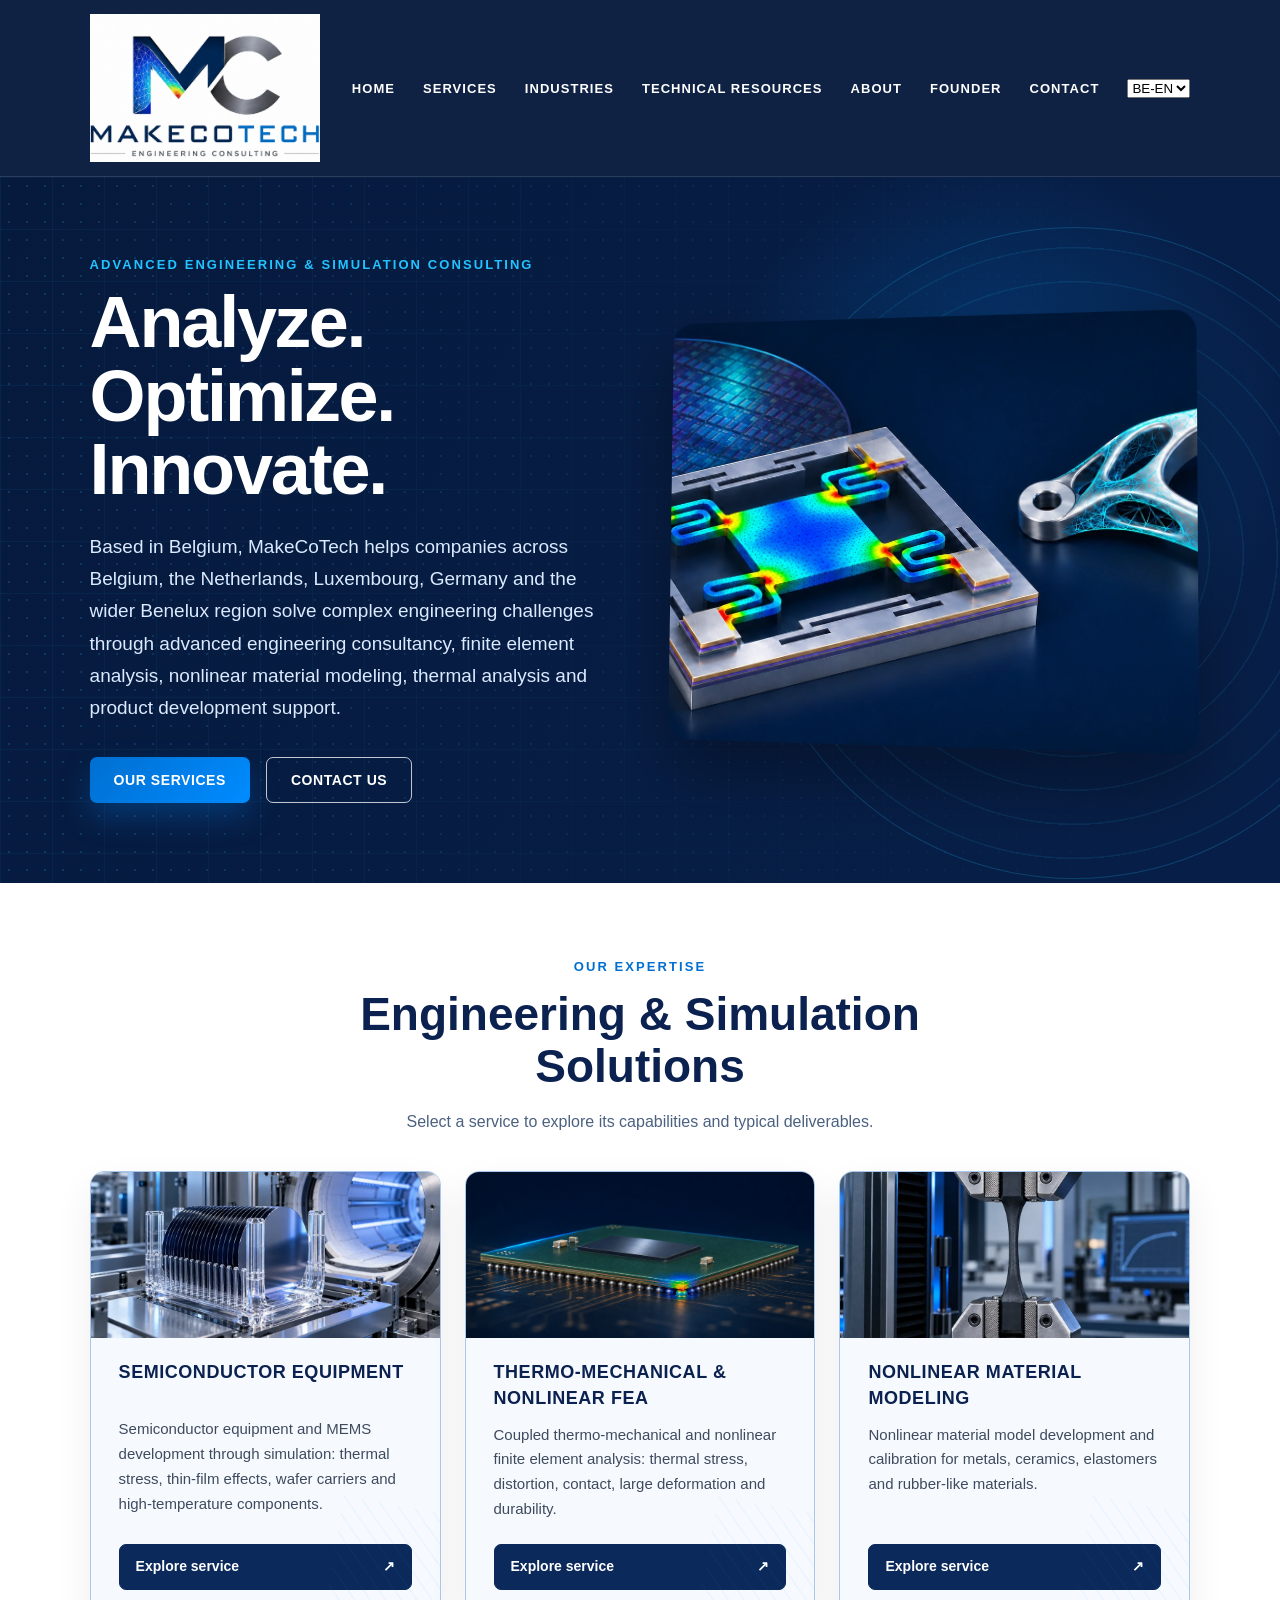
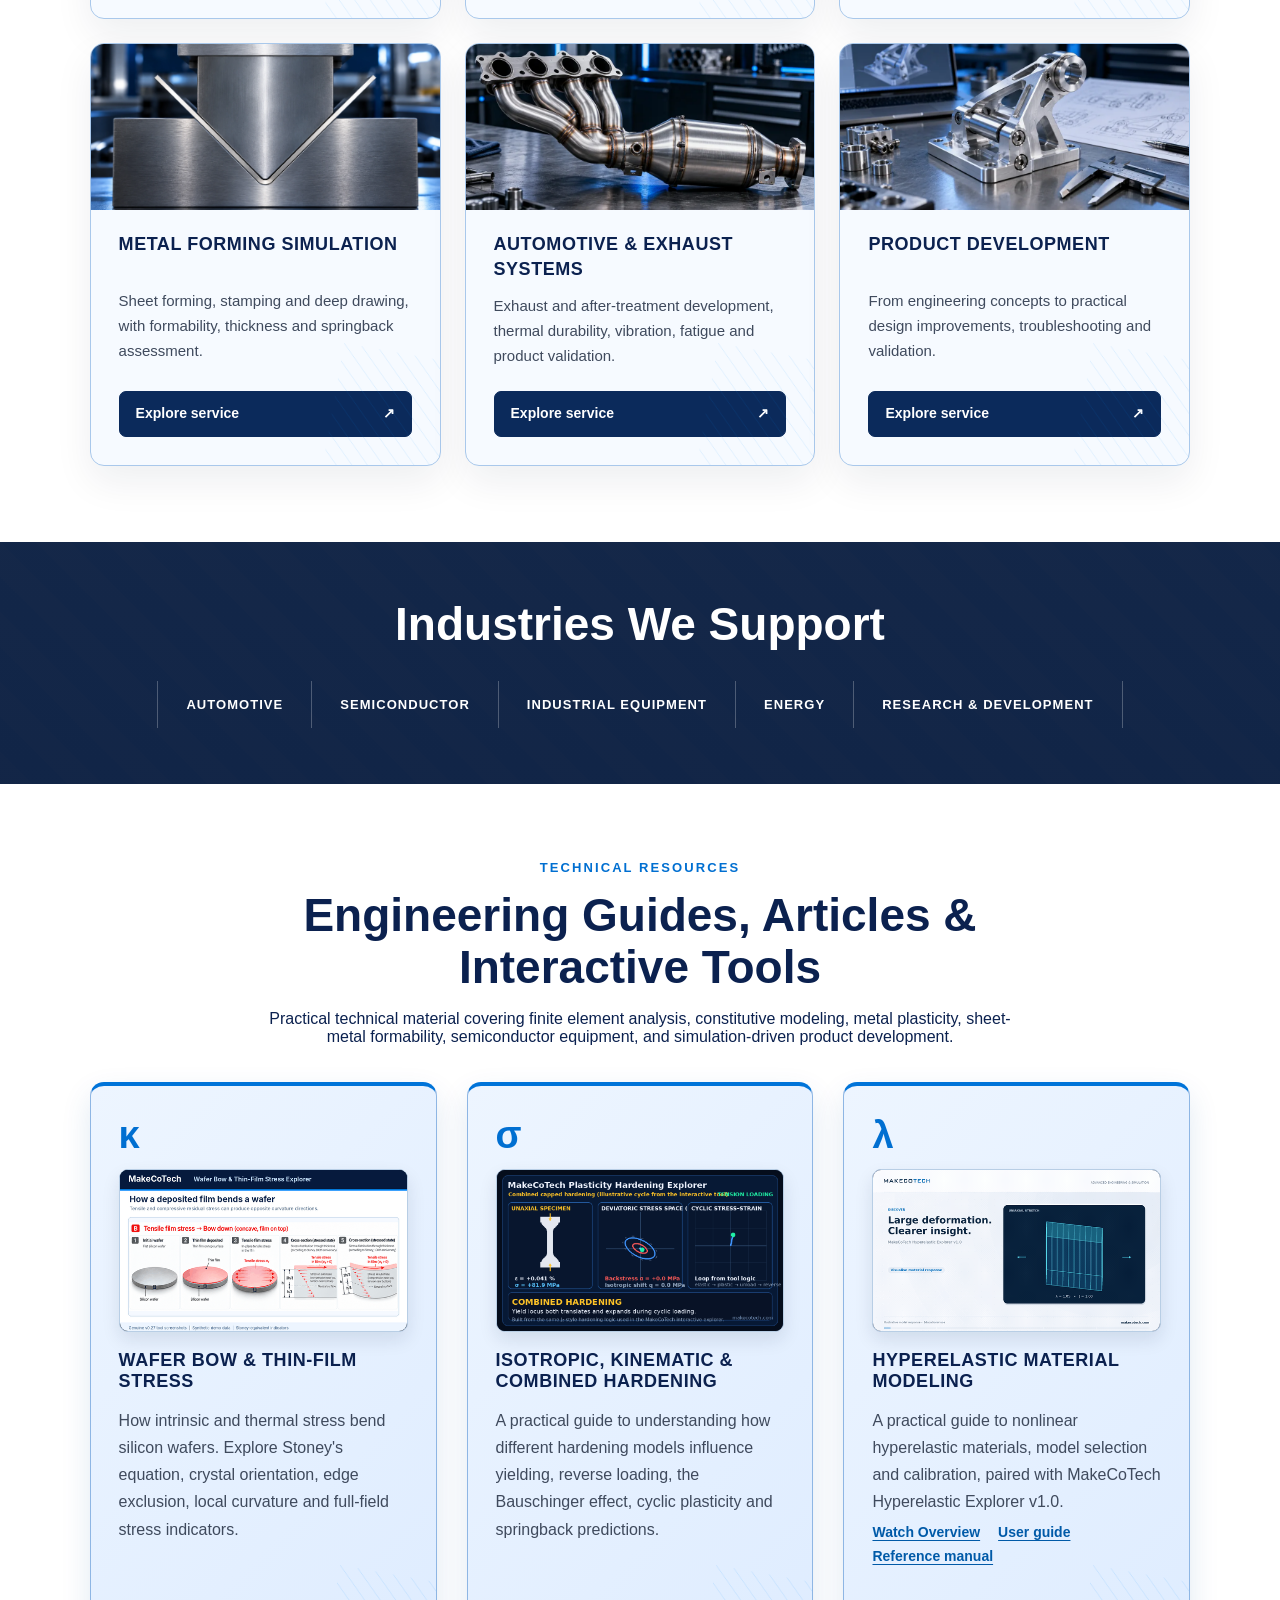
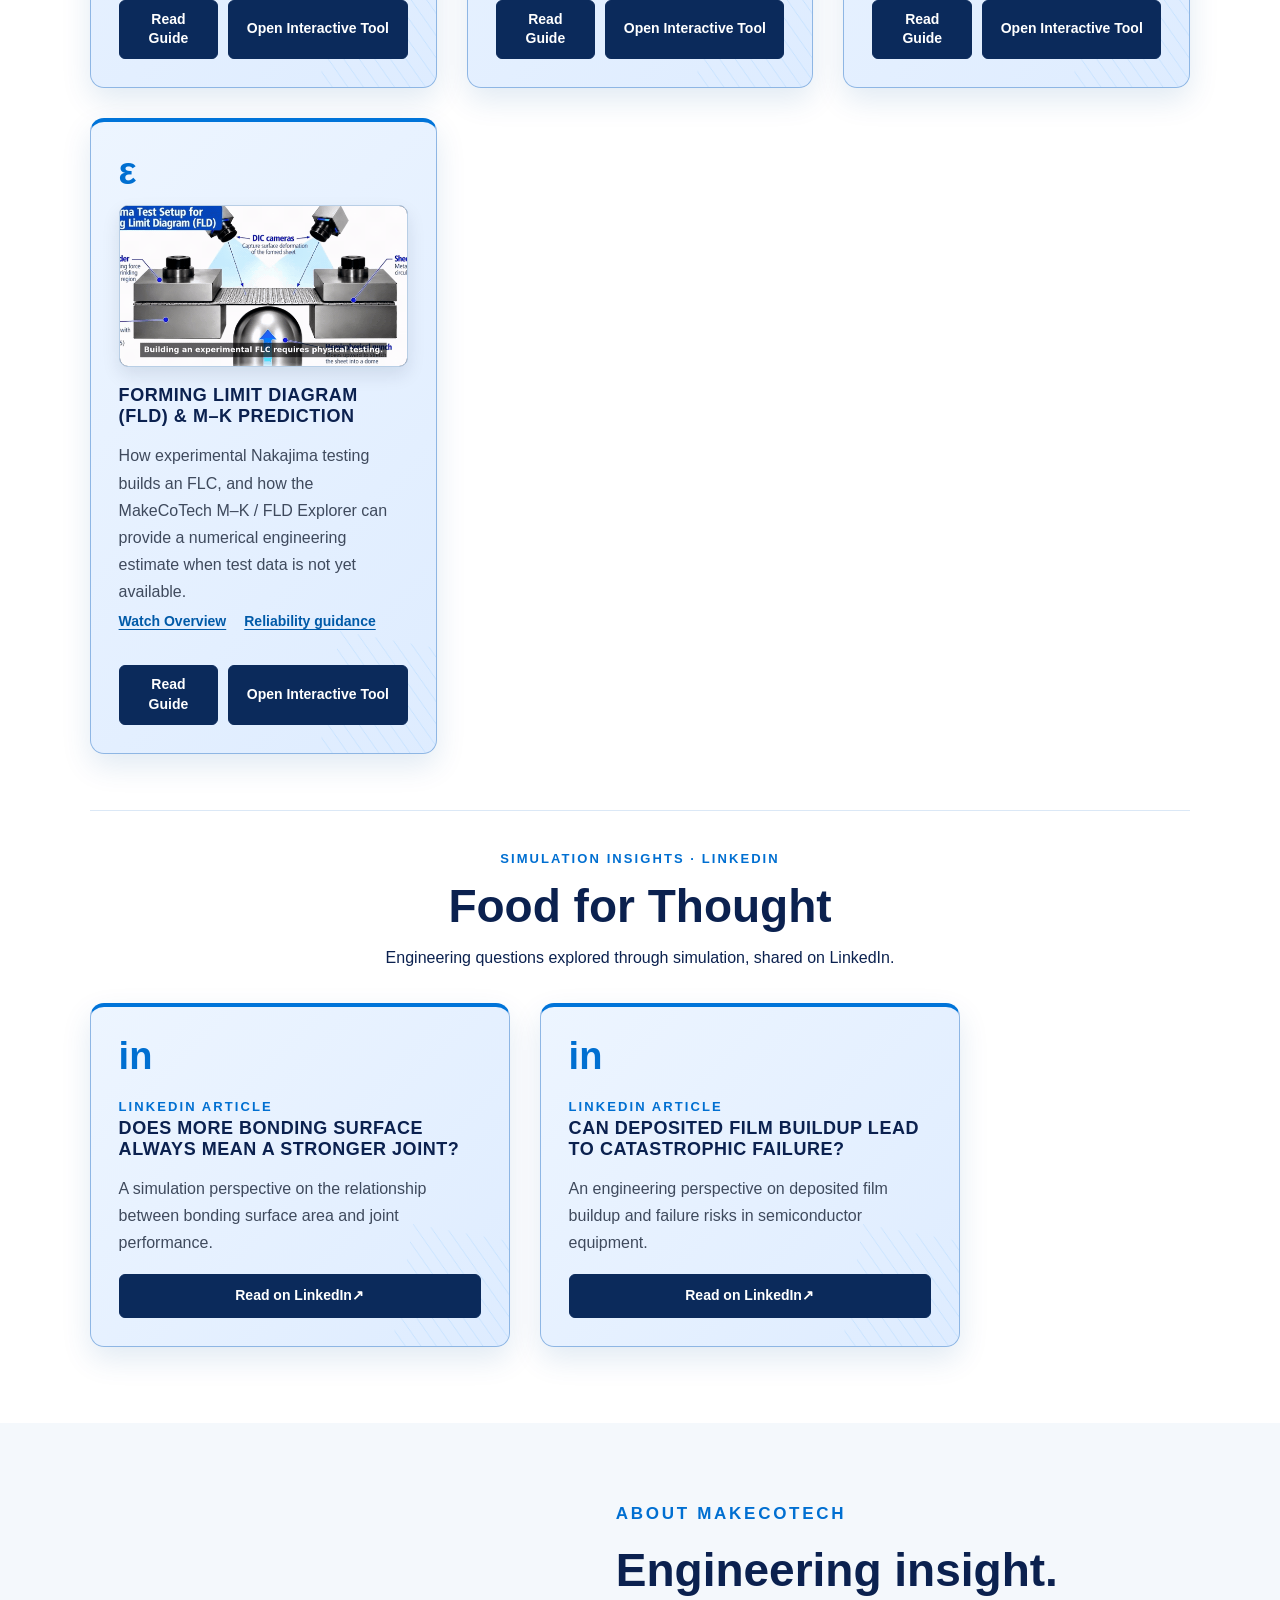
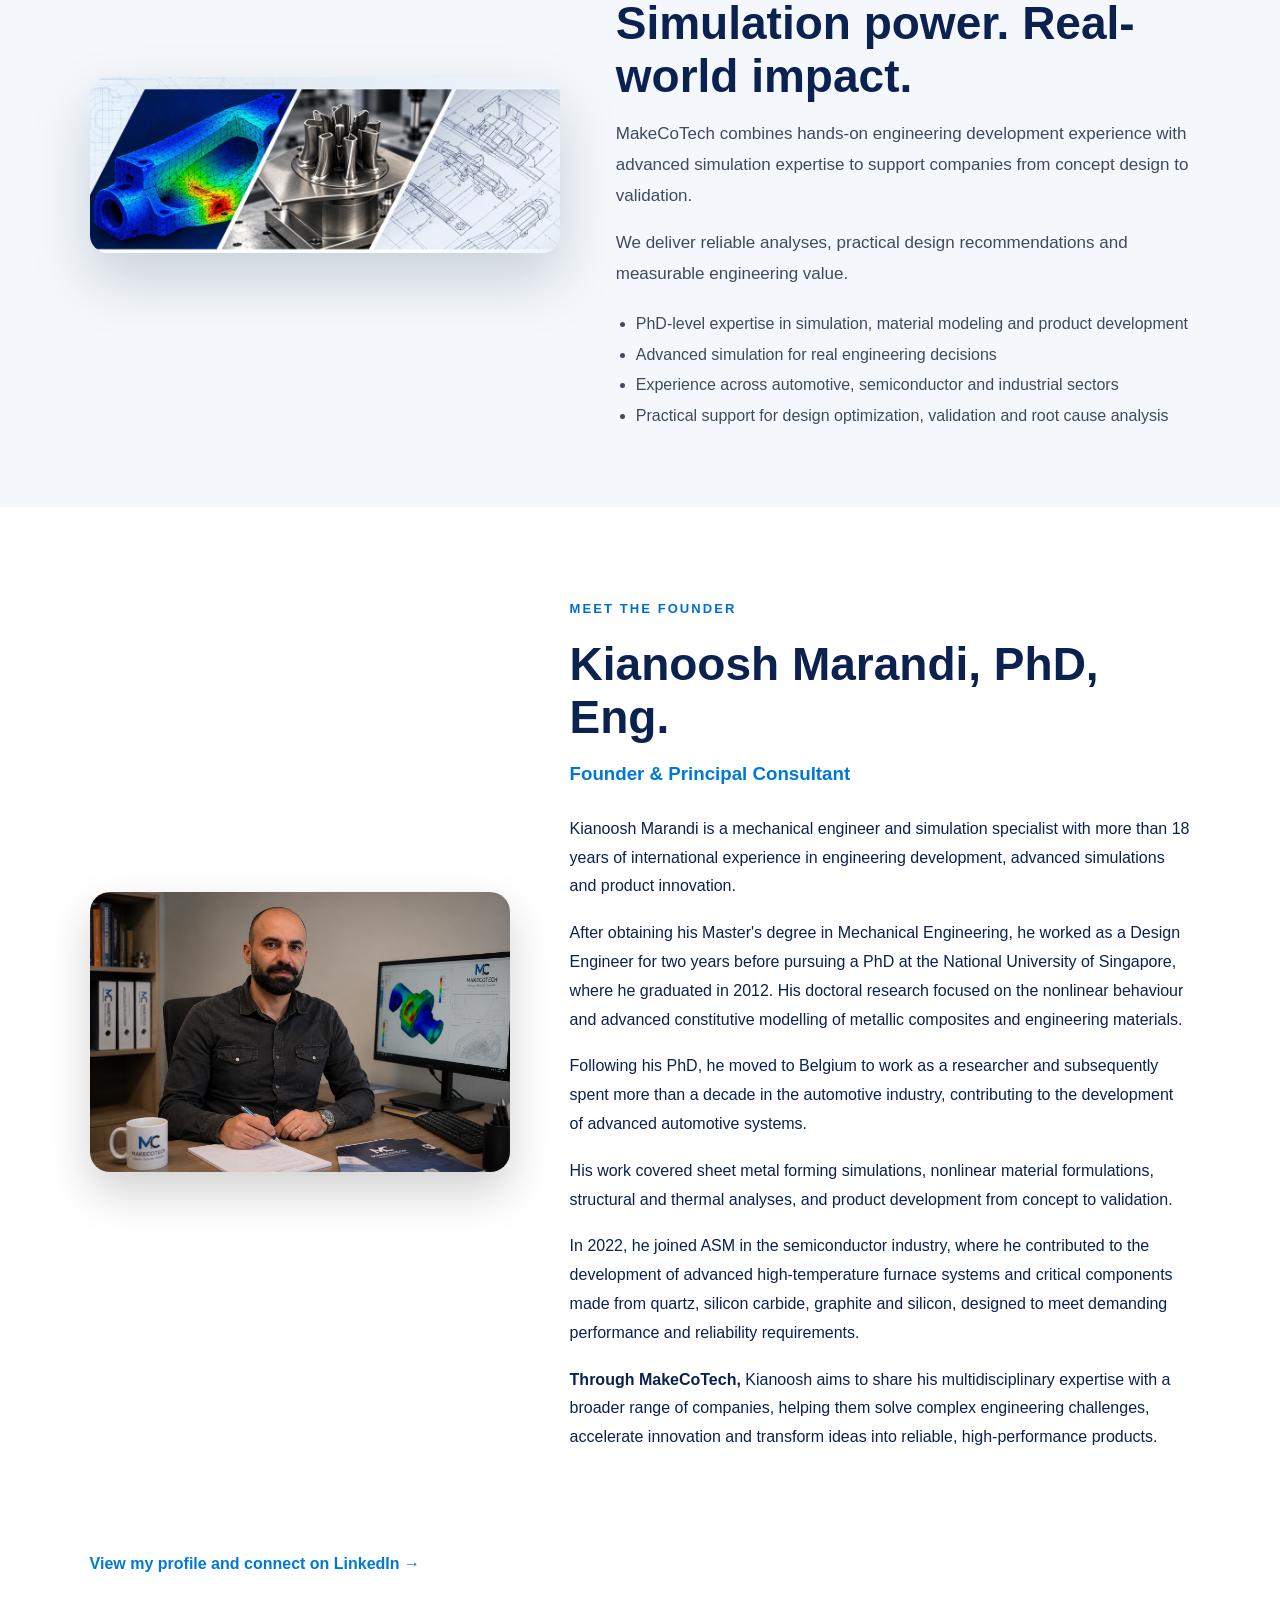
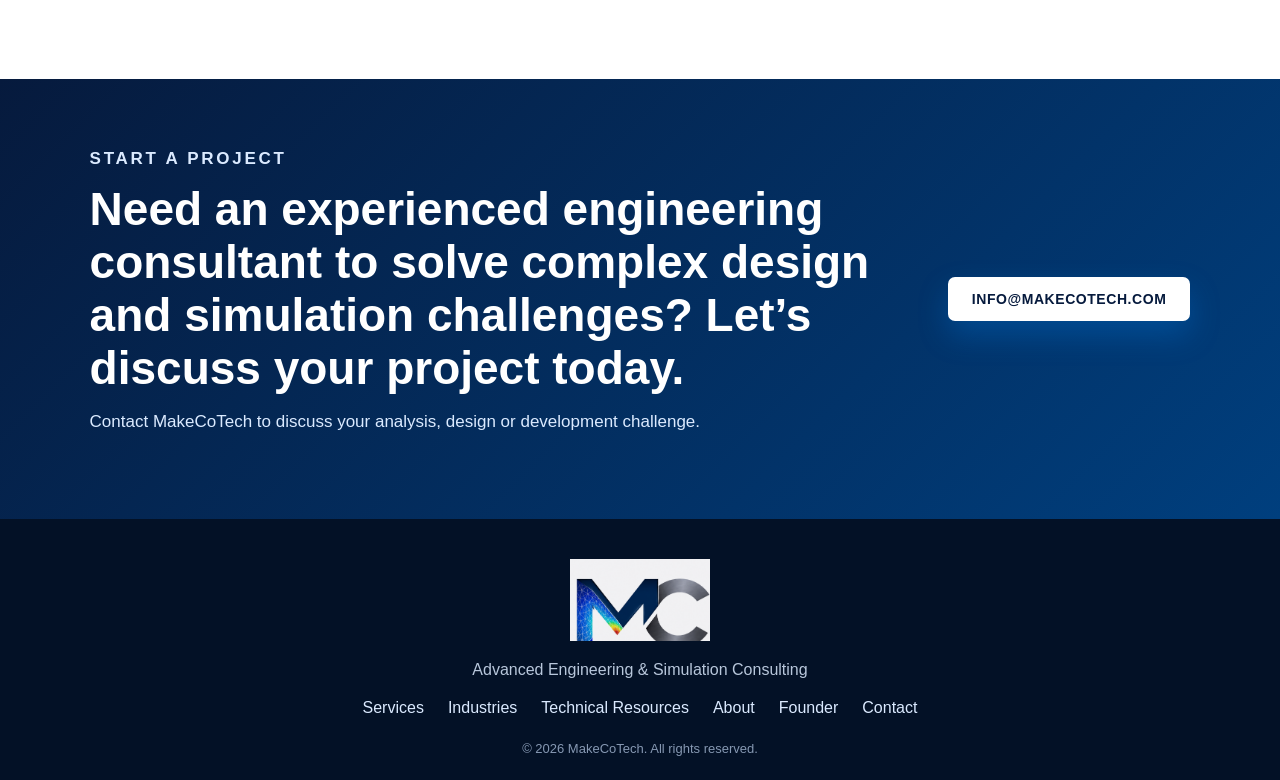
<file: index.html>
<!DOCTYPE html>

<html lang="en">
<head>

<!-- Google tag (gtag.js) -->
<script async src="https://www.googletagmanager.com/gtag/js?id=G-91WPDSWXXL"></script>
<script>
  window.dataLayer = window.dataLayer || [];
  function gtag(){dataLayer.push(arguments);}
  gtag('js', new Date());

  gtag('config', 'G-91WPDSWXXL');
</script>

<meta charset="utf-8"/>
<meta content="width=device-width, initial-scale=1.0" name="viewport"/>

<title>MakeCoTech | Advanced Engineering &amp; Simulation Consulting</title>

<meta
  content="MakeCoTech provides engineering consultancy, finite element analysis, nonlinear material modeling, metal forming simulation, automotive exhaust systems development and semiconductor equipment engineering."
  name="description"
/>

<link href="style.css?v=20261006-fld" rel="stylesheet"/>

<script>
if (!sessionStorage.getItem('languageRedirectDone')) {
    const lang = navigator.language || navigator.userLanguage;

    if (
        lang.toLowerCase().startsWith('fr') &&
        !window.location.pathname.startsWith('/fr/')
    ) {
        sessionStorage.setItem('languageRedirectDone', 'true');

        const hash = window.location.hash || "";
        window.location.href = "/fr/" + hash;
    }
}
</script>

<link rel="canonical" href="https://www.makecotech.com/"/>
<link rel="alternate" hreflang="en" href="https://www.makecotech.com/"/>
<link rel="alternate" hreflang="fr" href="https://www.makecotech.com/fr/"/>
<link rel="alternate" hreflang="x-default" href="https://www.makecotech.com/"/>
<script defer src="assets/js/service-cards.js"></script>
</head>

<body>

<header class="site-header">

<a aria-label="MakeCoTech home" class="brand" href="#home">
<img alt="MakeCoTech logo" src="makecotech_logo.png"/>
</a>

<button aria-label="Open menu" class="menu-toggle">☰</button>

<nav class="nav">

<a href="#home">Home</a>
<a href="#services">Services</a>
<a href="#industries">Industries</a>
<a href="#resources">Technical Resources</a>
<a href="#about">About</a>
<a href="#founder">Founder</a>
<a href="#contact">Contact</a>

<select class="language-switcher" onchange="window.location.href=this.value">
<option value="/" selected>BE-EN</option>
<option value="/fr/">BE-FR</option>
</select>

</nav>

</header>


<main id="home">


<!-- HERO -->

<section class="hero">

<div class="hero-grid">

<div class="hero-text">

<p class="eyebrow">
Advanced Engineering &amp; Simulation Consulting
</p>

<h1>
Analyze. Optimize. Innovate.
</h1>

<p class="lead">
Based in Belgium, MakeCoTech helps companies across Belgium,
the Netherlands, Luxembourg, Germany and the wider Benelux region
solve complex engineering challenges through advanced engineering
consultancy, finite element analysis, nonlinear material modeling,
thermal analysis and product development support.
</p>

<div class="hero-actions">

<a class="btn primary" href="#services">
Our Services
</a>

<a class="btn secondary" href="#contact">
Contact Us
</a>

</div>

</div>


<div aria-hidden="true" class="hero-visual">

<img
  alt="FEA engineering simulation visual"
  src="hero_simulation.webp"
/>

</div>

</div>

</section>


<!-- SERVICES -->

<section class="section services" id="services">

<div class="section-title">

<p class="eyebrow blue">
Our Expertise
</p>

<h2>
Engineering &amp; Simulation Solutions
</h2>

<p class="service-section-intro">Select a service to explore its capabilities and typical deliverables.</p>
</div>


<div class="cards">
<article class="card service-card">
<div class="service-card-media"><img src="assets/services/semiconductor.webp" alt="" width="960" height="540" loading="lazy" decoding="async"/></div>
<h3>Semiconductor Equipment</h3>
<p>Semiconductor equipment and MEMS development through simulation: thermal stress, thin-film effects, wafer carriers and high-temperature components.</p>
<button class="service-details-trigger" type="button" aria-haspopup="dialog" aria-controls="service-semiconductor-details" aria-label="Explore service: Semiconductor Equipment" data-service-dialog="service-semiconductor-details" hidden>Explore service <span aria-hidden="true">↗</span></button>
</article>

<article class="card service-card">
<div class="service-card-media"><img src="assets/services/fea.webp" alt="" width="960" height="540" loading="lazy" decoding="async"/></div>
<h3>Thermo-Mechanical &amp; Nonlinear FEA</h3>
<p>Coupled thermo-mechanical and nonlinear finite element analysis: thermal stress, distortion, contact, large deformation and durability.</p>
<button class="service-details-trigger" type="button" aria-haspopup="dialog" aria-controls="service-fea-details" aria-label="Explore service: Thermo-Mechanical &amp; Nonlinear FEA" data-service-dialog="service-fea-details" hidden>Explore service <span aria-hidden="true">↗</span></button>
</article>

<article class="card service-card">
<div class="service-card-media"><img src="assets/services/materials.webp" alt="" width="960" height="540" loading="lazy" decoding="async"/></div>
<h3>Nonlinear Material Modeling</h3>
<p>Nonlinear material model development and calibration for metals, ceramics, elastomers and rubber-like materials.</p>
<button class="service-details-trigger" type="button" aria-haspopup="dialog" aria-controls="service-materials-details" aria-label="Explore service: Nonlinear Material Modeling" data-service-dialog="service-materials-details" hidden>Explore service <span aria-hidden="true">↗</span></button>
</article>

<article class="card service-card">
<div class="service-card-media"><img src="assets/services/forming.webp?v=20261001-vbend2" alt="" width="960" height="540" loading="lazy" decoding="async"/></div>
<h3>Metal Forming Simulation</h3>
<p>Sheet forming, stamping and deep drawing, with formability, thickness and springback assessment.</p>
<button class="service-details-trigger" type="button" aria-haspopup="dialog" aria-controls="service-forming-details" aria-label="Explore service: Metal Forming Simulation" data-service-dialog="service-forming-details" hidden>Explore service <span aria-hidden="true">↗</span></button>
</article>

<article class="card service-card">
<div class="service-card-media"><img src="assets/services/automotive.webp" alt="" width="960" height="540" loading="lazy" decoding="async"/></div>
<h3>Automotive &amp; Exhaust Systems</h3>
<p>Exhaust and after-treatment development, thermal durability, vibration, fatigue and product validation.</p>
<button class="service-details-trigger" type="button" aria-haspopup="dialog" aria-controls="service-automotive-details" aria-label="Explore service: Automotive &amp; Exhaust Systems" data-service-dialog="service-automotive-details" hidden>Explore service <span aria-hidden="true">↗</span></button>
</article>

<article class="card service-card">
<div class="service-card-media"><img src="assets/services/product.webp" alt="" width="960" height="540" loading="lazy" decoding="async"/></div>
<h3>Product Development</h3>
<p>From engineering concepts to practical design improvements, troubleshooting and validation.</p>
<button class="service-details-trigger" type="button" aria-haspopup="dialog" aria-controls="service-product-details" aria-label="Explore service: Product Development" data-service-dialog="service-product-details" hidden>Explore service <span aria-hidden="true">↗</span></button>
</article>
</div>

</section>


<!-- INDUSTRIES -->

<section class="industries-band" id="industries">

<h2>
Industries We Support
</h2>

<div class="industry-list">

<span>Automotive</span>

<span>Semiconductor</span>

<span>Industrial Equipment</span>

<span>Energy</span>

<span>Research &amp; Development</span>

</div>

</section>


<!-- TECHNICAL RESOURCES -->

<section class="section resources" id="resources">

<div class="section-title">

<p class="eyebrow blue">
Technical Resources
</p>

<h2>
Engineering Guides, Articles &amp; Interactive Tools
</h2>

<p>
Practical technical material covering finite element analysis,
constitutive modeling, metal plasticity, sheet-metal formability,
semiconductor equipment, and simulation-driven product development.
</p>

</div>


<div class="cards resource-cards">

<!-- MakeCoTech Wafer Bow & Thin-Film Stress Explorer — homepage card -->
<article class="card resource-publication resource-publication-motion wafer-resource-card" lang="en">
<div class="icon" aria-hidden="true">κ</div>
<a class="resource-motion" href="stoney-equation-wafer-curvature.html" aria-label="Read the guide to Stoney's equation and wafer curvature">
<img src="assets/wafer-bow/MakeCoTech-Wafer-Bow-Tool-Card.gif" alt="Animated overview with genuine MakeCoTech v0.27 wafer maps, 3D wafer, and Stoney-equivalent stress field from synthetic data" width="560" height="315" loading="lazy" decoding="async" />
</a>
<h3><a href="stoney-equation-wafer-curvature.html">Wafer Bow &amp; Thin-Film Stress</a></h3>
<p>How intrinsic and thermal stress bend silicon wafers. Explore Stoney's equation, crystal orientation, edge exclusion, local curvature and full-field stress indicators.</p>
<div class="resource-publication-links"><a href="stoney-equation-wafer-curvature.html">Read Guide</a><a href="MakeCoTech_Wafer_Bow_Stress_Explorer_v0.27.html">Open Interactive Tool</a></div>
</article>



<article class="card resource-publication resource-publication-motion">
<div class="icon" aria-hidden="true">σ</div>
<a class="resource-motion" href="plasticity-hardening.html" aria-label="Open Isotropic, Kinematic and Combined Hardening guide">
<img src="assets/video/MakeCoTech-Hardening-Card.gif" alt="Animated preview showing isotropic, kinematic and combined hardening behavior" loading="lazy" decoding="async" width="560" height="315"/>
</a>
<h3><a href="plasticity-hardening.html">Isotropic, Kinematic &amp; Combined Hardening</a></h3>
<p>A practical guide to understanding how different hardening models influence yielding, reverse loading, the Bauschinger effect, cyclic plasticity and springback predictions.</p>
<div class="resource-publication-links">
<a href="plasticity-hardening.html">Read Guide</a>
<a href="plasticity-hardening.html#appContainer">Open Interactive Tool</a>
</div>
</article>

<article class="card resource-publication resource-publication-motion">
<div class="icon" aria-hidden="true">λ</div>
<a class="resource-motion" href="hyperelastic-material-modeling.html" aria-label="Open Hyperelastic Material Modeling guide">
<img src="assets/video/MakeCoTech-Hyperelastic-Card.gif" alt="Animated preview of the MakeCoTech Hyperelastic Explorer" loading="lazy" decoding="async" width="560" height="315"/>
</a>
<h3><a href="hyperelastic-material-modeling.html">Hyperelastic Material Modeling</a></h3>
<p>A practical guide to nonlinear hyperelastic materials, model selection and calibration, paired with MakeCoTech Hyperelastic Explorer v1.0.</p>
<div class="resource-publication-docs">
<a href="hyperelastic-material-modeling.html#video-overview">Watch Overview</a>
<a href="hyperelastic-explorer-help.html">User guide</a>
<a href="hyperelastic-explorer-reference-manual-v1.0.html">Reference manual</a>
</div>
<div class="resource-publication-links">
<a href="hyperelastic-material-modeling.html">Read Guide</a>
<a href="MakeCoTech_Hyperelastic_Explorer_v1.0.html">Open Interactive Tool</a>
</div>
</article>

<article class="card resource-publication resource-publication-motion">
<div class="icon" aria-hidden="true">ε</div>
<a class="resource-motion" href="forming-limit-diagram-mk.html" aria-label="Open Forming Limit Diagram guide">
<img src="assets/video/MakeCoTech-FLD-Website.gif" alt="Animated Nakajima forming test followed by forming-limit curve construction" loading="lazy" decoding="async" width="560" height="315"/>
</a>
<h3><a href="forming-limit-diagram-mk.html">Forming Limit Diagram (FLD) &amp; M–K Prediction</a></h3>
<p>How experimental Nakajima testing builds an FLC, and how the MakeCoTech M–K / FLD Explorer can provide a numerical engineering estimate when test data is not yet available.</p>
<div class="resource-publication-docs">
<a href="forming-limit-diagram-mk.html#video-overview">Watch Overview</a>
<a href="forming-limit-diagram-mk.html#reliability">Reliability guidance</a>
</div>
<div class="resource-publication-links">
<a href="forming-limit-diagram-mk.html">Read Guide</a>
<a href="MakeCoTech_MK_FLD_Explorer_v1.3.5.html">Open Interactive Tool</a>
</div>
</article>

</div>



<section class="linkedin-articles" aria-labelledby="linkedin-articles-title" style="margin-top:56px;padding-top:40px;border-top:1px solid var(--border)">
<div class="section-title">
<p class="eyebrow blue">Simulation insights · LinkedIn</p>
<h2 id="linkedin-articles-title">Food for Thought</h2>
<p>Engineering questions explored through simulation, shared on LinkedIn.</p>
</div>
<div class="cards">
<article class="card resource-publication" lang="en">
<div class="icon" aria-hidden="true">in</div>
<p class="eyebrow blue">LinkedIn article</p>
<h3><a href="https://www.linkedin.com/pulse/does-more-bonding-surface-always-mean-stronger-joint-makecotech-mbqne/" target="_blank" rel="noopener noreferrer" hreflang="en">Does More Bonding Surface Always Mean a Stronger Joint?</a></h3>
<p>A simulation perspective on the relationship between bonding surface area and joint performance.</p>
<div class="resource-publication-links" style="grid-template-columns:1fr">
<a href="https://www.linkedin.com/pulse/does-more-bonding-surface-always-mean-stronger-joint-makecotech-mbqne/" target="_blank" rel="noopener noreferrer" hreflang="en">Read on LinkedIn <span aria-hidden="true">↗</span></a>
</div>
</article>
<article class="card resource-publication" lang="en">
<div class="icon" aria-hidden="true">in</div>
<p class="eyebrow blue">LinkedIn article</p>
<h3><a href="https://www.linkedin.com/pulse/can-deposited-film-buildup-lead-catastrophic-failure-semiconductor-i4pye/" target="_blank" rel="noopener noreferrer" hreflang="en">Can Deposited Film Buildup Lead to Catastrophic Failure?</a></h3>
<p>An engineering perspective on deposited film buildup and failure risks in semiconductor equipment.</p>
<div class="resource-publication-links" style="grid-template-columns:1fr">
<a href="https://www.linkedin.com/pulse/can-deposited-film-buildup-lead-catastrophic-failure-semiconductor-i4pye/" target="_blank" rel="noopener noreferrer" hreflang="en">Read on LinkedIn <span aria-hidden="true">↗</span></a>
</div>
</article>
</div>
</section>
</section>


<!-- ABOUT -->

<section class="section about" id="about">


<div class="about-image">

<img
  alt="Engineering simulation and development imagery"
  src="about_engineering.webp"
/>

</div>


<div class="about-text">

<p class="eyebrow blue">
About MakeCoTech
</p>

<h2>
Engineering insight. Simulation power. Real-world impact.
</h2>

<p>
MakeCoTech combines hands-on engineering development experience
with advanced simulation expertise to support companies from
concept design to validation.
</p>

<p>
We deliver reliable analyses, practical design recommendations
and measurable engineering value.
</p>


<ul>

<li>
PhD-level expertise in simulation, material modeling and product development
</li>

<li>
Advanced simulation for real engineering decisions
</li>

<li>
Experience across automotive, semiconductor and industrial sectors
</li>

<li>
Practical support for design optimization, validation and root cause analysis
</li>

</ul>


</div>

</section>


<!-- FOUNDER -->

<section class="section founder-section" id="founder">


<div class="founder-image">

<img
  src="founder_kianoosh.png"
  alt="Kianoosh Marandi, PhD, Eng. - Founder of MakeCoTech"
/>

</div>


<div class="founder-text">

<p class="eyebrow blue">
Meet the Founder
</p>

<h2>
Kianoosh Marandi, PhD, Eng.
</h2>

<h3>
Founder &amp; Principal Consultant
</h3>


<p>
Kianoosh Marandi is a mechanical engineer and simulation specialist
with more than 18 years of international experience in engineering
development, advanced simulations and product innovation.
</p>


<p>
After obtaining his Master's degree in Mechanical Engineering,
he worked as a Design Engineer for two years before pursuing a PhD
at the National University of Singapore, where he graduated in 2012.
His doctoral research focused on the nonlinear behaviour and advanced
constitutive modelling of metallic composites and engineering materials.
</p>


<p>
Following his PhD, he moved to Belgium to work as a researcher
and subsequently spent more than a decade in the automotive industry,
contributing to the development of advanced automotive systems.
</p>


<p>
His work covered sheet metal forming simulations,
nonlinear material formulations, structural and thermal analyses,
and product development from concept to validation.
</p>


<p>
In 2022, he joined ASM in the semiconductor industry,
where he contributed to the development of advanced high-temperature
furnace systems and critical components made from quartz,
silicon carbide, graphite and silicon, designed to meet demanding
performance and reliability requirements.
</p>


<p>
<strong>Through MakeCoTech,</strong>
Kianoosh aims to share his multidisciplinary expertise with a broader
range of companies, helping them solve complex engineering challenges,
accelerate innovation and transform ideas into reliable,
high-performance products.
</p>


</div>


<p class="founder-linkedin">

<a
  href="https://www.linkedin.com/in/kianooshmarandi"
  target="_blank"
  rel="noopener noreferrer"
>

View my profile and connect on LinkedIn →

</a>

</p>


</section>


<!-- CONTACT -->

<section class="contact-section" id="contact">

<div>

<p class="eyebrow">
Start a Project
</p>

<h2>
Need an experienced engineering consultant to solve complex
design and simulation challenges?
Let’s discuss your project today.
</h2>

<p>
Contact MakeCoTech to discuss your analysis,
design or development challenge.
</p>

</div>


<a
  class="btn primary light"
  href="mailto:info@makecotech.com"
>

info@makecotech.com

</a>

</section>


</main>


<!-- FOOTER -->

<footer class="footer">


<div class="footer-brand">

<img
  alt="MakeCoTech MC icon"
  src="makecotech_mc_icon.png"
/>

<p>
Advanced Engineering &amp; Simulation Consulting
</p>

</div>


<div class="footer-links">

<a href="#services">
Services
</a>

<a href="#industries">
Industries
</a>

<a href="#resources">
Technical Resources
</a>

<a href="#about">
About
</a>

<a href="#founder">
Founder
</a>

<a href="#contact">
Contact
</a>

</div>


<p class="copyright">
© 2026 MakeCoTech. All rights reserved.
</p>


</footer>


<script>

const toggle =
  document.querySelector('.menu-toggle');

const nav =
  document.querySelector('.nav');

toggle.addEventListener(
  'click',
  () => nav.classList.toggle('open')
);

</script>



<!-- Service details -->
<dialog class="service-dialog" id="service-product-details" aria-labelledby="service-product-details-title" aria-describedby="service-product-details-overview">
<div class="service-dialog-media">
<img src="assets/services/product.webp" alt="Machined mechanical prototype and measuring tools on an engineering workbench." width="960" height="540" loading="lazy" decoding="async"/>
<button class="service-dialog-close" type="button" aria-label="Close service details" data-service-close><span aria-hidden="true">×</span></button>
</div>
<div class="service-dialog-content">
<p class="service-dialog-eyebrow">Engineering &amp; simulation consulting</p>
<h2 id="service-product-details-title">Product Development</h2>
<p class="service-dialog-overview" id="service-product-details-overview">Turn a technical requirement or an existing product challenge into a clear engineering approach, supported by calculations, simulation and practical design judgment.</p>
<div class="service-dialog-columns">
<section class="service-capabilities"><h3>How we can help</h3><ul><li>Concept development, requirements and design trade-offs.</li><li>Geometry and material selection for performance, weight and manufacturability.</li><li>Troubleshooting and root cause analysis of mechanical or thermal problems.</li><li>Design verification and planning of focused validation activities.</li></ul></section>
<aside class="service-deliverables"><h3>Typical deliverables</h3><ul><li>Design options with clear recommendations.</li><li>Supporting calculations and simulation findings.</li><li>A practical verification and validation plan.</li></ul></aside>
</div>
<div class="service-dialog-footer"><p>Let’s discuss your application, constraints and validation needs.</p><a class="btn primary" href="mailto:info@makecotech.com?subject=MakeCoTech%20enquiry%3A%20Product%20Development">Discuss your project <span aria-hidden="true">↗</span></a></div>
</div>
</dialog>

<dialog class="service-dialog" id="service-fea-details" aria-labelledby="service-fea-details-title" aria-describedby="service-fea-details-overview">
<div class="service-dialog-media">
<img src="assets/services/fea.webp" alt="Illustrative finite-element mesh and contour visualization on a metal assembly." width="960" height="540" loading="lazy" decoding="async"/>
<button class="service-dialog-close" type="button" aria-label="Close service details" data-service-close><span aria-hidden="true">×</span></button>
</div>
<div class="service-dialog-content">
<p class="service-dialog-eyebrow">Engineering &amp; simulation consulting</p>
<h2 id="service-fea-details-title">Thermo-Mechanical &amp; Nonlinear FEA</h2>
<p class="service-dialog-overview" id="service-fea-details-overview">Predict thermal stress, distortion and nonlinear response under realistic operating conditions. Coupled thermo-mechanical and nonlinear finite element analysis supports component development, design optimization and validation.</p>
<div class="service-dialog-columns">
<section class="service-capabilities"><h3>How we can help</h3><ul><li>Coupled thermo-mechanical analysis: thermal expansion, temperature gradients, residual stress and distortion.</li><li>Nonlinear simulation: contact, friction, sliding, large deformation and temperature-dependent material behavior.</li><li>Steady-state and transient thermal analysis, including heating and cooling cycles.</li><li>Structural, buckling, modal, vibration and fatigue analysis.</li><li>Impact and transient dynamic loading, with appropriate material and contact assumptions.</li><li>Sensitivity studies, interpretation of critical regions and comparison with test evidence.</li></ul></section>
<aside class="service-deliverables"><h3>Typical deliverables</h3><ul><li>A documented model with loading and modeling assumptions.</li><li>Assessment of stresses, deformation, temperature and relevant response measures.</li><li>Engineering recommendations and a focused validation strategy.</li></ul></aside>
</div>
<div class="service-dialog-footer"><p>Let’s discuss your application, constraints and validation needs.</p><a class="btn primary" href="mailto:info@makecotech.com?subject=MakeCoTech%20enquiry%3A%20Thermo-Mechanical%20and%20Nonlinear%20FEA">Discuss your project <span aria-hidden="true">↗</span></a></div>
</div>
</dialog>

<dialog class="service-dialog" id="service-materials-details" aria-labelledby="service-materials-details-title" aria-describedby="service-materials-details-overview">
<div class="service-dialog-media">
<img src="assets/services/materials.webp" alt="Rubber specimen in a tensile testing fixture." width="960" height="540" loading="lazy" decoding="async"/>
<button class="service-dialog-close" type="button" aria-label="Close service details" data-service-close><span aria-hidden="true">×</span></button>
</div>
<div class="service-dialog-content">
<p class="service-dialog-eyebrow">Engineering &amp; simulation consulting</p>
<h2 id="service-materials-details-title">Nonlinear Material Modeling</h2>
<p class="service-dialog-overview" id="service-materials-details-overview">Develop and calibrate nonlinear material models for metals, ceramics, elastomers and other rubber-like materials, tailored to your loading, temperature, deformation and time-scale requirements.</p>
<div class="service-dialog-columns">
<section class="service-capabilities"><h3>How we can help</h3><ul><li>Elastoplastic behavior of metals, with isotropic, kinematic or combined hardening.</li><li>Hyperelastic models for elastomers, rubber-like materials and foams, including compressibility.</li><li>Time-dependent behavior: creep, relaxation and viscoplasticity.</li><li>Damage and failure models for metals and brittle ceramics, with material-specific calibration and applicability limits.</li><li>Custom constitutive model development, implementation and verification against material test data.</li></ul></section>
<aside class="service-deliverables"><h3>Typical deliverables</h3><ul><li>A developed or selected constitutive model suited to your material and application.</li><li>Calibrated parameters and comparison with available test data.</li><li>Documented assumptions, applicability limits and verification checks.</li></ul></aside>
</div>
<div class="service-dialog-footer"><p>Let’s discuss your application, constraints and validation needs.</p><a class="btn primary" href="mailto:info@makecotech.com?subject=MakeCoTech%20enquiry%3A%20Nonlinear%20Material%20Modeling">Discuss your project <span aria-hidden="true">↗</span></a></div>
</div>
</dialog>

<dialog class="service-dialog" id="service-forming-details" aria-labelledby="service-forming-details-title" aria-describedby="service-forming-details-overview">
<div class="service-dialog-media service-forming-media">
<img src="assets/services/forming.webp?v=20261001-vbend2" alt="Steel punch and die shaping a sheet-metal component." width="960" height="540" loading="lazy" decoding="async"/>
<button class="service-dialog-close" type="button" aria-label="Close service details" data-service-close><span aria-hidden="true">×</span></button>
</div>
<div class="service-dialog-content">
<p class="service-dialog-eyebrow">Engineering &amp; simulation consulting</p>
<h2 id="service-forming-details-title">Metal Forming Simulation</h2>
<p class="service-dialog-overview" id="service-forming-details-overview">Explore how material behavior, tooling and process conditions influence forming performance and the final shape of a sheet-metal part.</p>
<div class="service-dialog-columns">
<section class="service-capabilities"><h3>How we can help</h3><ul><li>Sheet metal forming, stamping and deep drawing.</li><li>Strain distribution, thinning and formability assessment.</li><li>Springback and residual stresses after unloading.</li><li>Influence of material anisotropy, friction, tooling and process parameters.</li></ul></section>
<aside class="service-deliverables"><h3>Typical deliverables</h3><ul><li>Identification of critical forming regions.</li><li>Assessment of thickness variation and springback.</li><li>Recommendations for tooling or process improvements.</li></ul></aside>
</div>
<div class="service-dialog-footer"><p>Let’s discuss your application, constraints and validation needs.</p><a class="btn primary" href="mailto:info@makecotech.com?subject=MakeCoTech%20enquiry%3A%20Metal%20Forming%20Simulation">Discuss your project <span aria-hidden="true">↗</span></a></div>
</div>
</dialog>

<dialog class="service-dialog" id="service-automotive-details" aria-labelledby="service-automotive-details-title" aria-describedby="service-automotive-details-overview">
<div class="service-dialog-media">
<img src="assets/services/automotive.webp" alt="Stainless-steel exhaust manifold and after-treatment assembly." width="960" height="540" loading="lazy" decoding="async"/>
<button class="service-dialog-close" type="button" aria-label="Close service details" data-service-close><span aria-hidden="true">×</span></button>
</div>
<div class="service-dialog-content">
<p class="service-dialog-eyebrow">Engineering &amp; simulation consulting</p>
<h2 id="service-automotive-details-title">Automotive &amp; Exhaust Systems</h2>
<p class="service-dialog-overview" id="service-automotive-details-overview">Support the development and assessment of automotive components and exhaust systems exposed to demanding thermal and mechanical operating conditions.</p>
<div class="service-dialog-columns">
<section class="service-capabilities"><h3>How we can help</h3><ul><li>Hot-end exhaust and after-treatment component development.</li><li>Thermal and thermo-mechanical response during operating cycles.</li><li>Vibration, fatigue and durability assessment of components, joints and supports.</li><li>Design troubleshooting, verification and interpretation of validation results.</li></ul></section>
<aside class="service-deliverables"><h3>Typical deliverables</h3><ul><li>Assessment of critical load cases and regions.</li><li>Design recommendations for thermal and mechanical durability.</li><li>Support for verification and validation decisions.</li></ul></aside>
</div>
<div class="service-dialog-footer"><p>Let’s discuss your application, constraints and validation needs.</p><a class="btn primary" href="mailto:info@makecotech.com?subject=MakeCoTech%20enquiry%3A%20Automotive%20%26%20Exhaust%20Systems">Discuss your project <span aria-hidden="true">↗</span></a></div>
</div>
</dialog>

<dialog class="service-dialog" id="service-semiconductor-details" aria-labelledby="service-semiconductor-details-title" aria-describedby="service-semiconductor-details-overview">
<div class="service-dialog-media">
<img src="assets/services/semiconductor.webp" alt="Quartz wafer boat and silicon wafers in a semiconductor equipment setting." width="960" height="540" loading="lazy" decoding="async"/>
<button class="service-dialog-close" type="button" aria-label="Close service details" data-service-close><span aria-hidden="true">×</span></button>
</div>
<div class="service-dialog-content">
<p class="service-dialog-eyebrow">Engineering &amp; simulation consulting</p>
<h2 id="service-semiconductor-details-title">Semiconductor Equipment</h2>
<p class="service-dialog-overview" id="service-semiconductor-details-overview">Support semiconductor equipment and MEMS development through thermo-mechanical simulation, with assessment of stress, deformation, thin-film effects and reliability under demanding operating conditions.</p>
<div class="service-dialog-columns">
<section class="service-capabilities"><h3>How we can help</h3><ul><li>High-temperature furnace systems and CVD/ALD equipment components.</li><li>Wafer-carrier and support-component deformation and stress assessment.</li><li>Quartz, silicon carbide and ceramic component behavior under thermal and mechanical loads.</li><li>Effects of thermal gradients, ramps and deposited-film buildup on component response.</li><li>Thermo-mechanical assessment of MEMS structures, thin-film stress and wafer deformation.</li><li>Failure investigation and practical design or validation recommendations.</li></ul></section>
<aside class="service-deliverables"><h3>Typical deliverables</h3><ul><li>Thermal and structural assessments with clear assumptions.</li><li>Investigation of plausible failure mechanisms and critical regions.</li><li>Recommendations for component design, material choice and validation.</li></ul></aside>
</div>
<div class="service-dialog-footer"><p>Let’s discuss your application, constraints and validation needs.</p><a class="btn primary" href="mailto:info@makecotech.com?subject=MakeCoTech%20enquiry%3A%20Semiconductor%20Equipment">Discuss your project <span aria-hidden="true">↗</span></a></div>
</div>
</dialog>
</body>

</html>
</file>
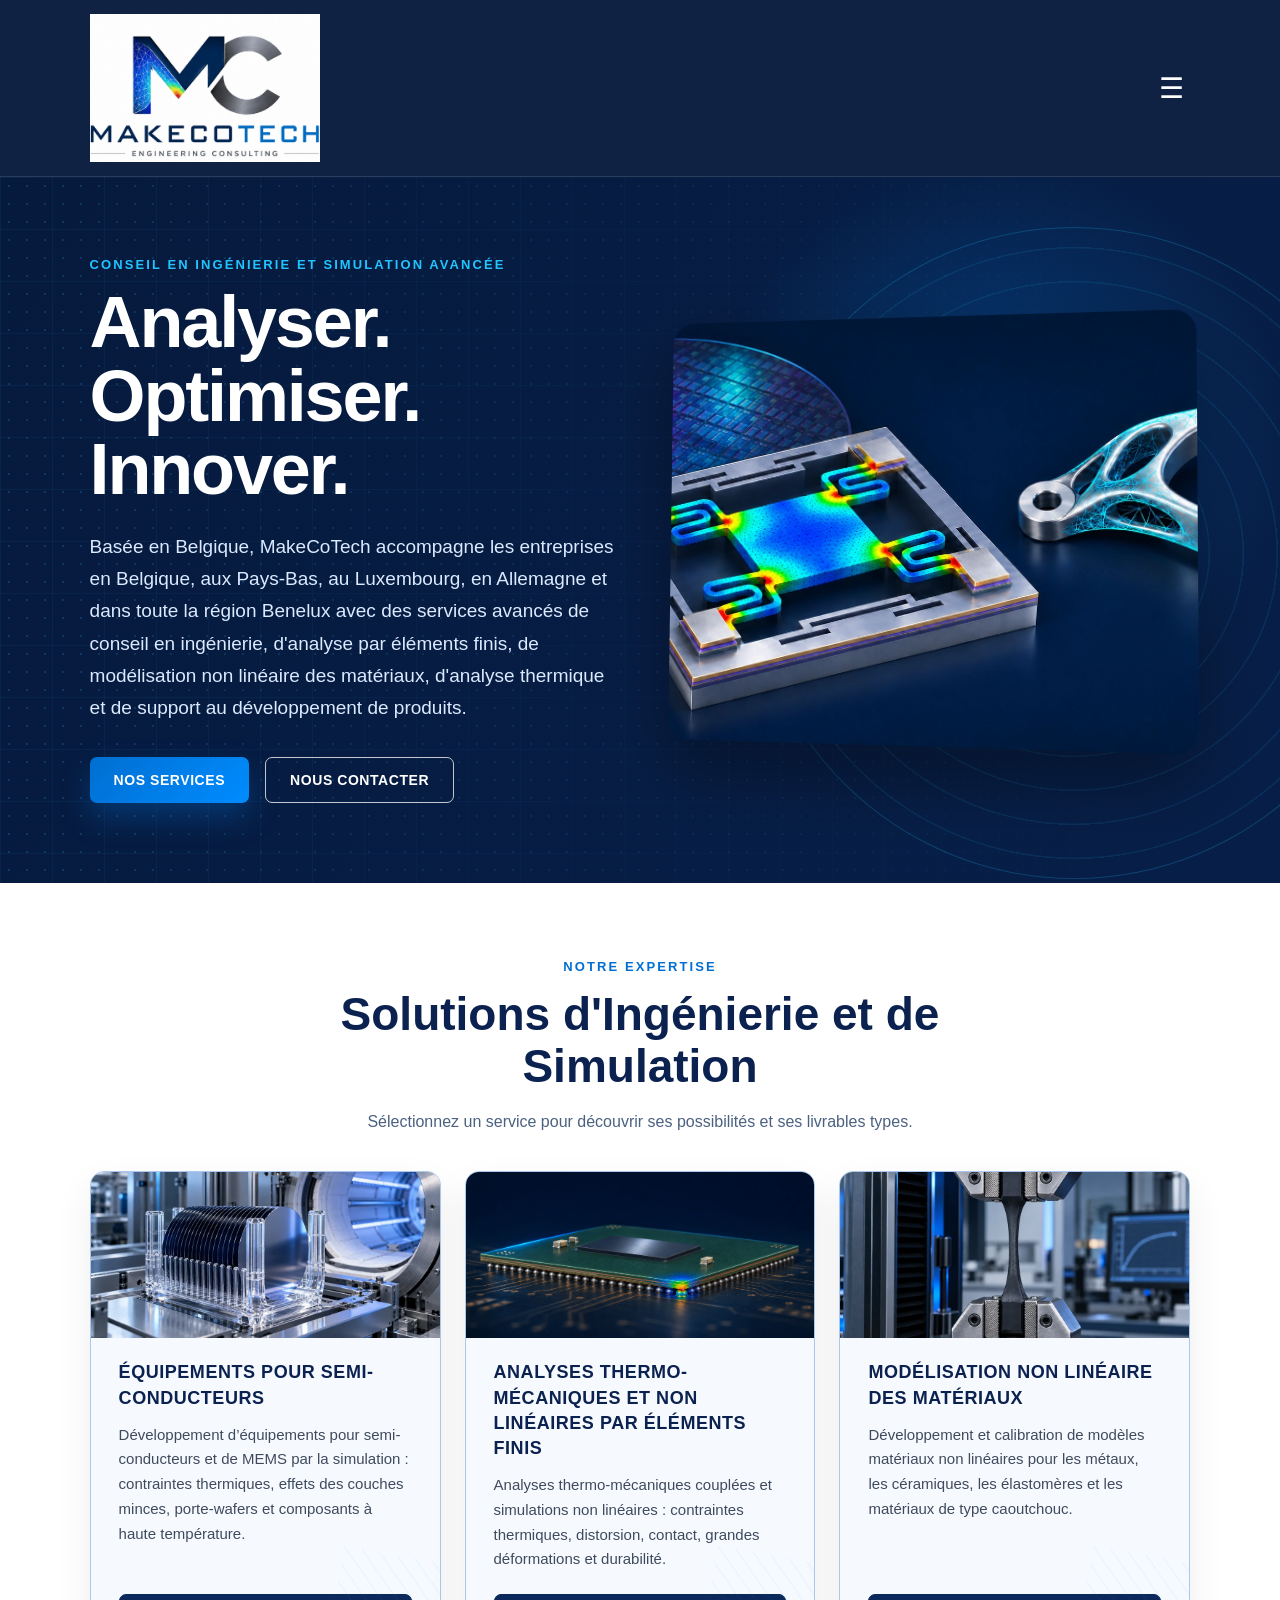
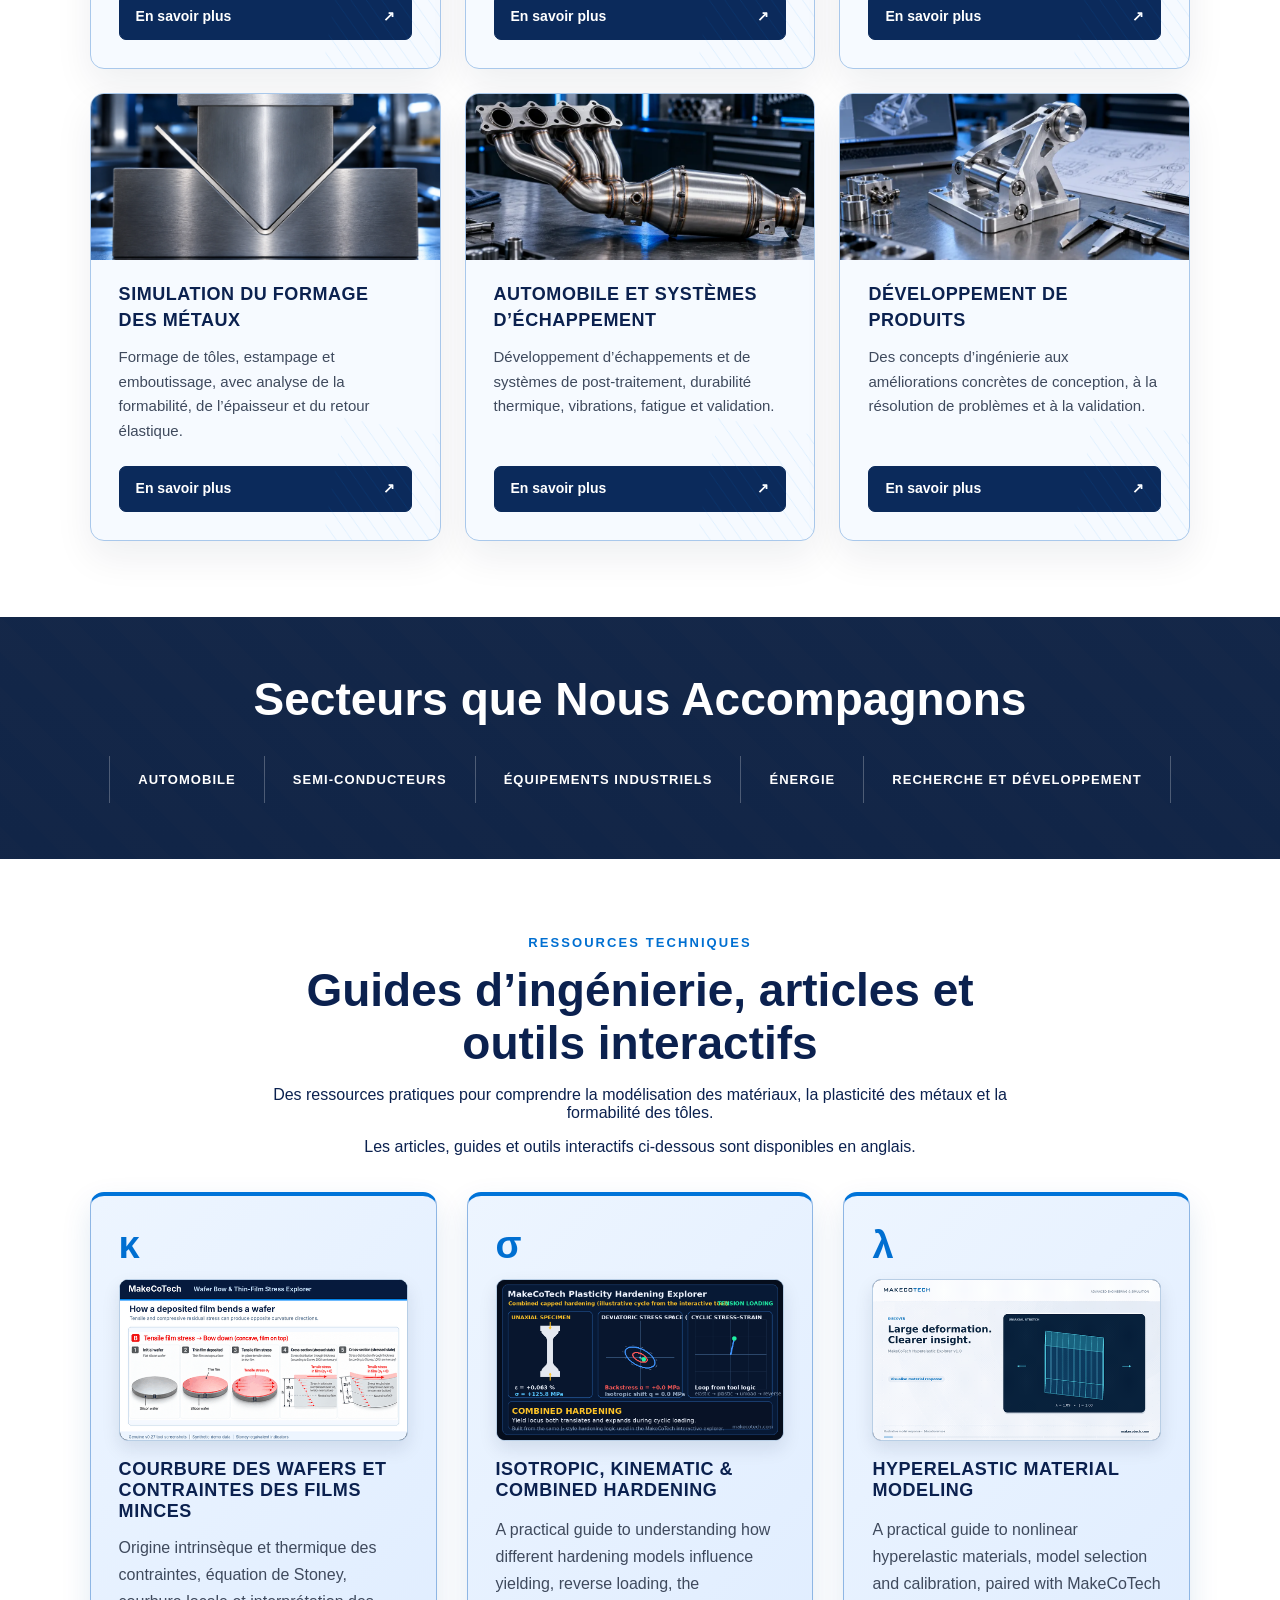
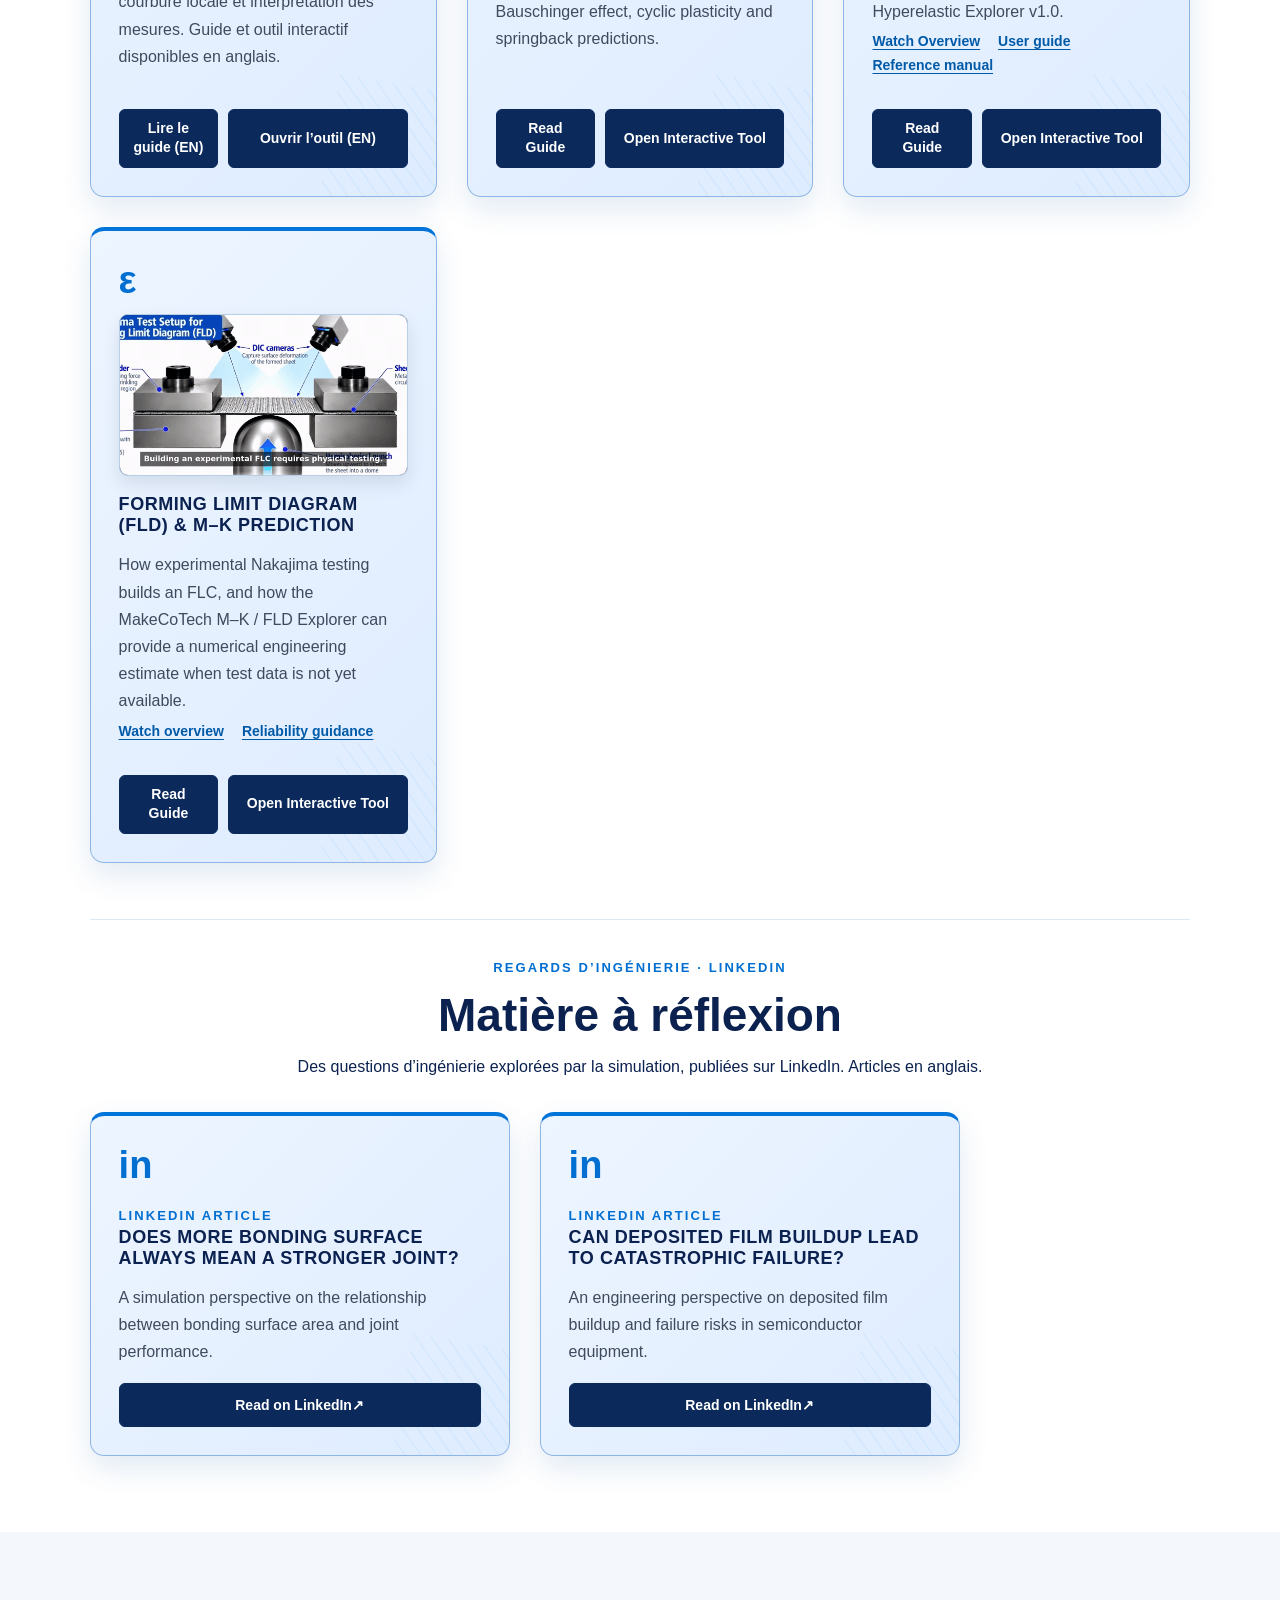
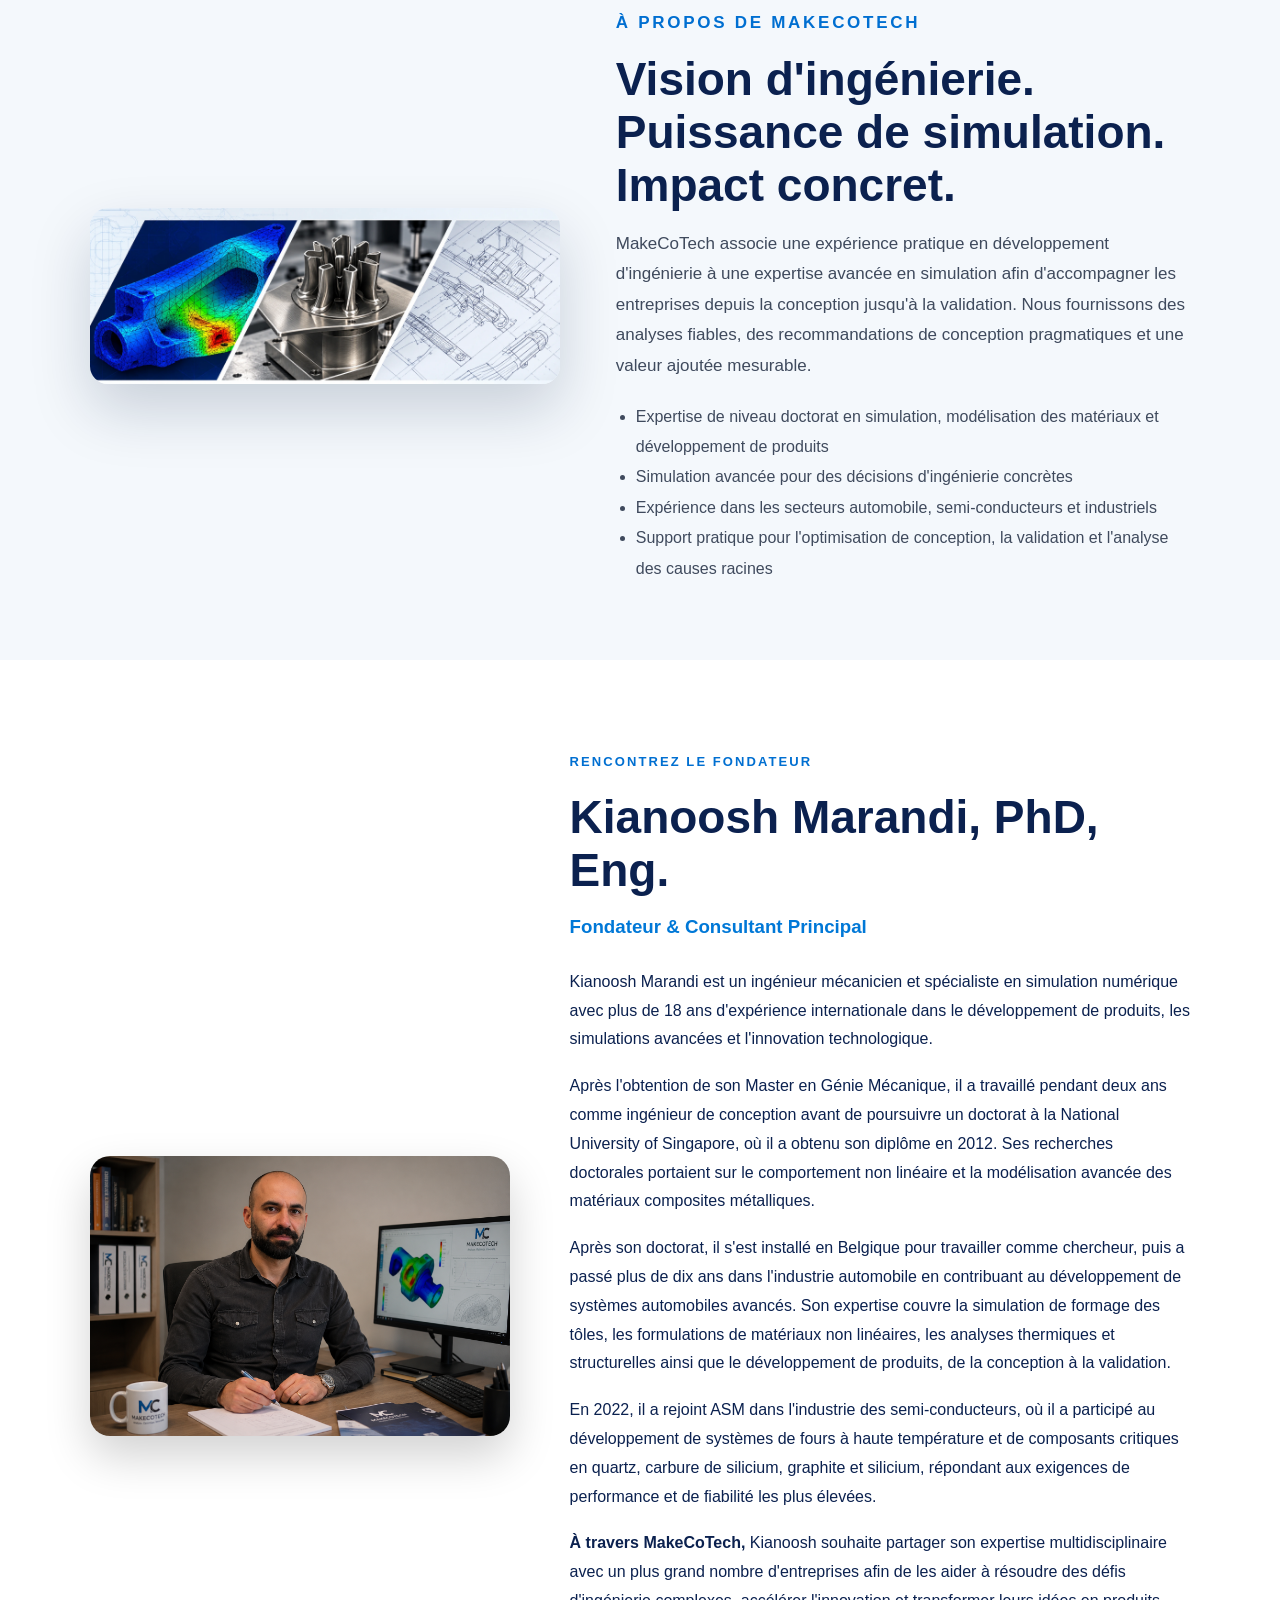
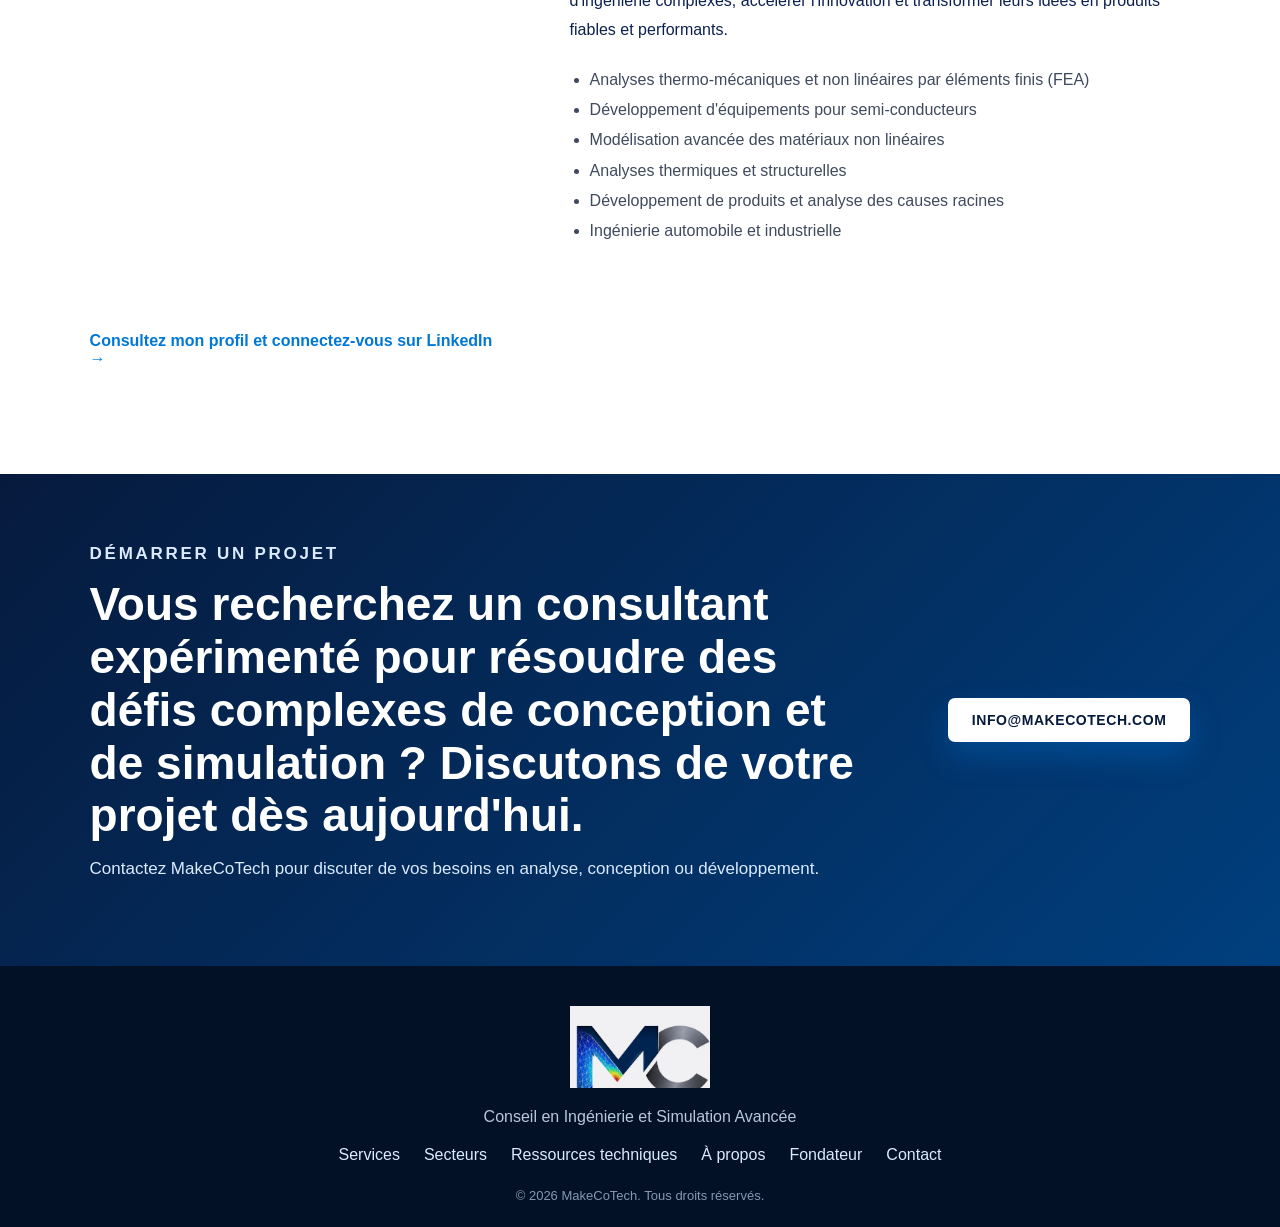
<file: fr/index.html>
<!DOCTYPE html>
<html lang="fr">
<head>
<!-- Google tag (gtag.js) -->
<script async src="https://www.googletagmanager.com/gtag/js?id=G-91WPDSWXXL"></script>
<script>
  window.dataLayer = window.dataLayer || [];
  function gtag(){dataLayer.push(arguments);}
  gtag('js', new Date());

  gtag('config', 'G-91WPDSWXXL');
</script>  
<meta charset="utf-8"/>
<meta content="width=device-width, initial-scale=1.0" name="viewport"/>
<title>MakeCoTech | Conseil en Ingénierie et Simulation Avancée</title>
<meta content="MakeCoTech fournit des services de conseil en ingénierie, d'analyse par éléments finis, de modélisation non linéaire des matériaux, de simulation de formage des métaux, de développement de systèmes automobiles et d'ingénierie d'équipements pour semi-conducteurs." name="description"/>
<link href="../style.css?v=20261006-fld" rel="stylesheet"/>
<link rel="canonical" href="https://www.makecotech.com/fr/"/>
<link rel="alternate" hreflang="en" href="https://www.makecotech.com/"/>
<link rel="alternate" hreflang="fr" href="https://www.makecotech.com/fr/"/>
<link rel="alternate" hreflang="x-default" href="https://www.makecotech.com/"/>
<style>
/* Keep the longer French navigation comfortable on smaller screens. */
@media (max-width: 1280px) {
  .menu-toggle { display: block; }
  .nav {
    display: none;
    position: absolute;
    left: 0;
    right: 0;
    top: 100%;
    padding: 20px 7%;
    flex-direction: column;
    align-items: flex-start;
    background: var(--navy);
  }
  .nav.open { display: flex; }
}
</style>
<script defer src="../assets/js/service-cards.js"></script>
</head>

<body>
<header class="site-header">
<a aria-label="Accueil MakeCoTech" class="brand" href="#home">
<img alt="Logo MakeCoTech" src="../makecotech_logo.png"/>
</a>

<button aria-label="Ouvrir le menu" class="menu-toggle">☰</button>

<nav class="nav">
<a href="#home">Accueil</a>
<a href="#services">Services</a>
<a href="#industries">Secteurs</a>
<a href="#resources">Ressources techniques</a>
<a href="#about">À propos</a>
<a href="#fondateur">Fondateur</a>
<a href="#contact">Contact</a>

<select class="language-switcher" onchange="window.location.href=this.value">
<option value="/">BE-EN</option>
<option value="/fr/" selected>BE-FR</option>
</select>
</nav>
</header>

<main id="home">
<section class="hero">
<div class="hero-grid">
<div class="hero-text">
<p class="eyebrow">Conseil en Ingénierie et Simulation Avancée</p>
<h1>Analyser. Optimiser. Innover.</h1>

<p class="lead">
Basée en Belgique, MakeCoTech accompagne les entreprises en Belgique,
aux Pays-Bas, au Luxembourg, en Allemagne et dans toute la région
Benelux avec des services avancés de conseil en ingénierie,
d'analyse par éléments finis, de modélisation non linéaire des
matériaux, d'analyse thermique et de support au développement de produits.
</p>

<div class="hero-actions">
<a class="btn primary" href="#services">Nos Services</a>
<a class="btn secondary" href="#contact">Nous Contacter</a>
</div>
</div>

<div aria-hidden="true" class="hero-visual">
<img alt="Visualisation de simulation par éléments finis" src="../hero_simulation.webp"/>
</div>
</div>
</section>

<section class="section services" id="services">
<div class="section-title">
<p class="eyebrow blue">Notre Expertise</p>
<h2>Solutions d'Ingénierie et de Simulation</h2>
<p class="service-section-intro">Sélectionnez un service pour découvrir ses possibilités et ses livrables types.</p>
</div>

<div class="cards">
<article class="card service-card">
<div class="service-card-media"><img src="../assets/services/semiconductor.webp" alt="" width="960" height="540" loading="lazy" decoding="async"/></div>
<h3>Équipements pour semi-conducteurs</h3>
<p>Développement d’équipements pour semi-conducteurs et de MEMS par la simulation : contraintes thermiques, effets des couches minces, porte-wafers et composants à haute température.</p>
<button class="service-details-trigger" type="button" aria-haspopup="dialog" aria-controls="service-semiconductor-details" aria-label="En savoir plus: Équipements pour semi-conducteurs" data-service-dialog="service-semiconductor-details" hidden>En savoir plus <span aria-hidden="true">↗</span></button>
</article>

<article class="card service-card">
<div class="service-card-media"><img src="../assets/services/fea.webp" alt="" width="960" height="540" loading="lazy" decoding="async"/></div>
<h3>Analyses thermo-mécaniques et non linéaires par éléments finis</h3>
<p>Analyses thermo-mécaniques couplées et simulations non linéaires : contraintes thermiques, distorsion, contact, grandes déformations et durabilité.</p>
<button class="service-details-trigger" type="button" aria-haspopup="dialog" aria-controls="service-fea-details" aria-label="En savoir plus: Analyses thermo-mécaniques et non linéaires par éléments finis" data-service-dialog="service-fea-details" hidden>En savoir plus <span aria-hidden="true">↗</span></button>
</article>

<article class="card service-card">
<div class="service-card-media"><img src="../assets/services/materials.webp" alt="" width="960" height="540" loading="lazy" decoding="async"/></div>
<h3>Modélisation non linéaire des matériaux</h3>
<p>Développement et calibration de modèles matériaux non linéaires pour les métaux, les céramiques, les élastomères et les matériaux de type caoutchouc.</p>
<button class="service-details-trigger" type="button" aria-haspopup="dialog" aria-controls="service-materials-details" aria-label="En savoir plus: Modélisation non linéaire des matériaux" data-service-dialog="service-materials-details" hidden>En savoir plus <span aria-hidden="true">↗</span></button>
</article>

<article class="card service-card">
<div class="service-card-media"><img src="../assets/services/forming.webp?v=20261001-vbend2" alt="" width="960" height="540" loading="lazy" decoding="async"/></div>
<h3>Simulation du formage des métaux</h3>
<p>Formage de tôles, estampage et emboutissage, avec analyse de la formabilité, de l’épaisseur et du retour élastique.</p>
<button class="service-details-trigger" type="button" aria-haspopup="dialog" aria-controls="service-forming-details" aria-label="En savoir plus: Simulation du formage des métaux" data-service-dialog="service-forming-details" hidden>En savoir plus <span aria-hidden="true">↗</span></button>
</article>

<article class="card service-card">
<div class="service-card-media"><img src="../assets/services/automotive.webp" alt="" width="960" height="540" loading="lazy" decoding="async"/></div>
<h3>Automobile et systèmes d’échappement</h3>
<p>Développement d’échappements et de systèmes de post-traitement, durabilité thermique, vibrations, fatigue et validation.</p>
<button class="service-details-trigger" type="button" aria-haspopup="dialog" aria-controls="service-automotive-details" aria-label="En savoir plus: Automobile et systèmes d’échappement" data-service-dialog="service-automotive-details" hidden>En savoir plus <span aria-hidden="true">↗</span></button>
</article>

<article class="card service-card">
<div class="service-card-media"><img src="../assets/services/product.webp" alt="" width="960" height="540" loading="lazy" decoding="async"/></div>
<h3>Développement de produits</h3>
<p>Des concepts d’ingénierie aux améliorations concrètes de conception, à la résolution de problèmes et à la validation.</p>
<button class="service-details-trigger" type="button" aria-haspopup="dialog" aria-controls="service-product-details" aria-label="En savoir plus: Développement de produits" data-service-dialog="service-product-details" hidden>En savoir plus <span aria-hidden="true">↗</span></button>
</article>
</div>
</section>

<section class="industries-band" id="industries">
<h2>Secteurs que Nous Accompagnons</h2>
<div class="industry-list">
<span>Automobile</span>
<span>Semi-conducteurs</span>
<span>Équipements Industriels</span>
<span>Énergie</span>
<span>Recherche et Développement</span>
</div>
</section>

<section class="section resources" id="resources">
<div class="section-title">
<p class="eyebrow blue">Ressources techniques</p>
<h2>Guides d’ingénierie, articles et outils interactifs</h2>
<p>Des ressources pratiques pour comprendre la modélisation des matériaux,
la plasticité des métaux et la formabilité des tôles.</p>
<p>Les articles, guides et outils interactifs ci-dessous sont disponibles en anglais.</p>
</div>

<div class="cards resource-cards">
<!-- MakeCoTech Wafer Bow & Thin-Film Stress Explorer — carte d'accueil FR -->
<article class="card resource-publication resource-publication-motion wafer-resource-card" lang="fr">
<div class="icon" aria-hidden="true">κ</div>
<a class="resource-motion" href="../stoney-equation-wafer-curvature.html" hreflang="en" aria-label="Lire l'article consacré à l'équation de Stoney (en anglais)">
<img src="../assets/wafer-bow/MakeCoTech-Wafer-Bow-Tool-Card.gif" alt="Animation réalisée avec les véritables cartes de courbure et vues 3D du simulateur MakeCoTech v0.27 à partir de données synthétiques" width="560" height="315" loading="lazy" decoding="async" />
</a>
<h3><a href="../stoney-equation-wafer-curvature.html" hreflang="en">Courbure des wafers et contraintes des films minces</a></h3>
<p>Origine intrinsèque et thermique des contraintes, équation de Stoney, courbure locale et interprétation des mesures. Guide et outil interactif disponibles en anglais.</p>
<div class="resource-publication-links"><a href="../stoney-equation-wafer-curvature.html" hreflang="en">Lire le guide (EN)</a><a href="../MakeCoTech_Wafer_Bow_Stress_Explorer_v0.27.html" hreflang="en">Ouvrir l’outil (EN)</a></div>
</article>


<article class="card resource-publication resource-publication-motion" lang="en">
<div class="icon" aria-hidden="true">σ</div>
<a class="resource-motion" href="../plasticity-hardening.html" aria-label="Open Isotropic, Kinematic and Combined Hardening guide" hreflang="en">
<img src="../assets/video/MakeCoTech-Hardening-Card.gif" alt="Animated preview showing isotropic, kinematic and combined hardening behavior" loading="lazy" decoding="async" width="560" height="315"/>
</a>
<h3><a href="../plasticity-hardening.html" hreflang="en">Isotropic, Kinematic &amp; Combined Hardening</a></h3>
<p>A practical guide to understanding how different hardening models influence yielding, reverse loading, the Bauschinger effect, cyclic plasticity and springback predictions.</p>
<div class="resource-publication-links">
<a href="../plasticity-hardening.html" hreflang="en">Read Guide</a>
<a href="../plasticity-hardening.html#appContainer" hreflang="en">Open Interactive Tool</a>
</div>
</article>

<article class="card resource-publication resource-publication-motion" lang="en">
<div class="icon" aria-hidden="true">λ</div>
<a class="resource-motion" href="../hyperelastic-material-modeling.html" aria-label="Open Hyperelastic Material Modeling guide" hreflang="en">
<img src="../assets/video/MakeCoTech-Hyperelastic-Card.gif" alt="Animated preview of the MakeCoTech Hyperelastic Explorer" loading="lazy" decoding="async" width="560" height="315"/>
</a>
<h3><a href="../hyperelastic-material-modeling.html" hreflang="en">Hyperelastic Material Modeling</a></h3>
<p>A practical guide to nonlinear hyperelastic materials, model selection and calibration, paired with MakeCoTech Hyperelastic Explorer v1.0.</p>
<div class="resource-publication-docs">
<a href="../hyperelastic-material-modeling.html#video-overview" hreflang="en">Watch Overview</a>
<a href="../hyperelastic-explorer-help.html" hreflang="en">User guide</a>
<a href="../hyperelastic-explorer-reference-manual-v1.0.html" hreflang="en">Reference manual</a>
</div>
<div class="resource-publication-links">
<a href="../hyperelastic-material-modeling.html" hreflang="en">Read Guide</a>
<a href="../MakeCoTech_Hyperelastic_Explorer_v1.0.html" hreflang="en">Open Interactive Tool</a>
</div>
</article>

<article class="card resource-publication resource-publication-motion" lang="en">
<div class="icon" aria-hidden="true">ε</div>
<a class="resource-motion" href="../forming-limit-diagram-mk.html" aria-label="Open Forming Limit Diagram guide" hreflang="en">
<img src="../assets/video/MakeCoTech-FLD-Website.gif" alt="Animated Nakajima forming test followed by forming-limit curve construction" loading="lazy" decoding="async" width="560" height="315"/>
</a>
<h3><a href="../forming-limit-diagram-mk.html" hreflang="en">Forming Limit Diagram (FLD) &amp; M–K Prediction</a></h3>
<p>How experimental Nakajima testing builds an FLC, and how the MakeCoTech M–K / FLD Explorer can provide a numerical engineering estimate when test data is not yet available.</p>
<div class="resource-publication-docs">
<a href="../forming-limit-diagram-mk.html#video-overview" hreflang="en">Watch overview</a>
<a href="../forming-limit-diagram-mk.html#reliability" hreflang="en">Reliability guidance</a>
</div>
<div class="resource-publication-links">
<a href="../forming-limit-diagram-mk.html" hreflang="en">Read Guide</a>
<a href="../MakeCoTech_MK_FLD_Explorer_v1.3.5.html" hreflang="en">Open Interactive Tool</a>
</div>
</article>
</div>


<section class="linkedin-articles" aria-labelledby="linkedin-articles-title" style="margin-top:56px;padding-top:40px;border-top:1px solid var(--border)">
<div class="section-title">
<p class="eyebrow blue">Regards d’ingénierie · LinkedIn</p>
<h2 id="linkedin-articles-title">Matière à réflexion</h2>
<p>Des questions d’ingénierie explorées par la simulation, publiées sur LinkedIn. Articles en anglais.</p>
</div>
<div class="cards">
<article class="card resource-publication" lang="en">
<div class="icon" aria-hidden="true">in</div>
<p class="eyebrow blue">LinkedIn article</p>
<h3><a href="https://www.linkedin.com/pulse/does-more-bonding-surface-always-mean-stronger-joint-makecotech-mbqne/" target="_blank" rel="noopener noreferrer" hreflang="en">Does More Bonding Surface Always Mean a Stronger Joint?</a></h3>
<p>A simulation perspective on the relationship between bonding surface area and joint performance.</p>
<div class="resource-publication-links" style="grid-template-columns:1fr">
<a href="https://www.linkedin.com/pulse/does-more-bonding-surface-always-mean-stronger-joint-makecotech-mbqne/" target="_blank" rel="noopener noreferrer" hreflang="en">Read on LinkedIn <span aria-hidden="true">↗</span></a>
</div>
</article>
<article class="card resource-publication" lang="en">
<div class="icon" aria-hidden="true">in</div>
<p class="eyebrow blue">LinkedIn article</p>
<h3><a href="https://www.linkedin.com/pulse/can-deposited-film-buildup-lead-catastrophic-failure-semiconductor-i4pye/" target="_blank" rel="noopener noreferrer" hreflang="en">Can Deposited Film Buildup Lead to Catastrophic Failure?</a></h3>
<p>An engineering perspective on deposited film buildup and failure risks in semiconductor equipment.</p>
<div class="resource-publication-links" style="grid-template-columns:1fr">
<a href="https://www.linkedin.com/pulse/can-deposited-film-buildup-lead-catastrophic-failure-semiconductor-i4pye/" target="_blank" rel="noopener noreferrer" hreflang="en">Read on LinkedIn <span aria-hidden="true">↗</span></a>
</div>
</article>
</div>
</section>
</section>


<section class="section about" id="about">
<div class="about-image">
<img alt="Image d'ingénierie, simulation et développement" src="../about_engineering.webp"/>
</div>

<div class="about-text">
<p class="eyebrow blue">À propos de MakeCoTech</p>
<h2>Vision d'ingénierie. Puissance de simulation. Impact concret.</h2>

<p>
MakeCoTech associe une expérience pratique en développement d'ingénierie
à une expertise avancée en simulation afin d'accompagner les entreprises
depuis la conception jusqu'à la validation. Nous fournissons des analyses fiables,
des recommandations de conception pragmatiques et une valeur ajoutée mesurable.
</p>

<ul>
<li>Expertise de niveau doctorat en simulation, modélisation des matériaux et développement de produits</li>
<li>Simulation avancée pour des décisions d'ingénierie concrètes</li>
<li>Expérience dans les secteurs automobile, semi-conducteurs et industriels</li>
<li>Support pratique pour l'optimisation de conception, la validation et l'analyse des causes racines</li>
</ul>
</div>
</section>
<section class="section founder-section" id="fondateur">

<div class="founder-image">
    <img src="../founder_kianoosh.png"
         alt="Kianoosh Marandi, PhD, Eng. - Fondateur de MakeCoTech">
</div>

<div class="founder-text">
    <p class="eyebrow blue">Rencontrez le fondateur</p>

    <h2>Kianoosh Marandi, PhD, Eng.</h2>

    <h3>Fondateur &amp; Consultant Principal</h3>

    <p>
        Kianoosh Marandi est un ingénieur mécanicien et spécialiste en simulation
        numérique avec plus de 18 ans d'expérience internationale dans le
        développement de produits, les simulations avancées et l'innovation
        technologique.
    </p>

    <p>
        Après l'obtention de son Master en Génie Mécanique, il a travaillé pendant
        deux ans comme ingénieur de conception avant de poursuivre un doctorat à la
        National University of Singapore, où il a obtenu son diplôme en 2012.
        Ses recherches doctorales portaient sur le comportement non linéaire et
        la modélisation avancée des matériaux composites métalliques.
    </p>

    <p>
        Après son doctorat, il s'est installé en Belgique pour travailler comme
        chercheur, puis a passé plus de dix ans dans l'industrie automobile en
        contribuant au développement de systèmes automobiles avancés. Son expertise
        couvre la simulation de formage des tôles, les formulations de matériaux
        non linéaires, les analyses thermiques et structurelles ainsi que le
        développement de produits, de la conception à la validation.
    </p>

    <p>
        En 2022, il a rejoint ASM dans l'industrie des semi-conducteurs, où il a
        participé au développement de systèmes de fours à haute température et de
        composants critiques en quartz, carbure de silicium, graphite et silicium,
        répondant aux exigences de performance et de fiabilité les plus élevées.
    </p>

    <p>
         <strong>À travers MakeCoTech,</strong> Kianoosh souhaite partager son expertise
        multidisciplinaire avec un plus grand nombre d'entreprises afin de les aider
        à résoudre des défis d'ingénierie complexes, accélérer l'innovation et
        transformer leurs idées en produits fiables et performants.
    </p>

    <ul>
        <li>Analyses thermo-mécaniques et non linéaires par éléments finis (FEA)</li>
        <li>Développement d'équipements pour semi-conducteurs</li>
        <li>Modélisation avancée des matériaux non linéaires</li>
        <li>Analyses thermiques et structurelles</li>
        <li>Développement de produits et analyse des causes racines</li>
        <li>Ingénierie automobile et industrielle</li>
    </ul>

</div>
<p class="founder-linkedin">
  <a href="https://www.linkedin.com/in/kianooshmarandi"
     target="_blank"
     rel="noopener noreferrer">
    Consultez mon profil et connectez-vous sur LinkedIn  →
  </a>
</p>
</section>
<section class="contact-section" id="contact">
<div>
<p class="eyebrow">Démarrer un Projet</p>
<h2>Vous recherchez un consultant expérimenté pour résoudre des défis complexes de conception et de simulation ? Discutons de votre projet dès aujourd'hui.</h2>
<p>Contactez MakeCoTech pour discuter de vos besoins en analyse, conception ou développement.</p>
</div>

<a class="btn primary light" href="mailto:info@makecotech.com">info@makecotech.com</a>
</section>
</main>

<footer class="footer">
<div class="footer-brand">
<img alt="Icône MC MakeCoTech" src="../makecotech_mc_icon.png"/>
<p>Conseil en Ingénierie et Simulation Avancée</p>
</div>

<div class="footer-links">
<a href="#services">Services</a>
<a href="#industries">Secteurs</a>
<a href="#resources">Ressources techniques</a>
<a href="#about">À propos</a>
<a href="#fondateur">Fondateur</a>
<a href="#contact">Contact</a>
</div>

<p class="copyright">© 2026 MakeCoTech. Tous droits réservés.</p>
</footer>

<script>
const toggle = document.querySelector('.menu-toggle');
const nav = document.querySelector('.nav');
toggle.addEventListener('click', () => nav.classList.toggle('open'));
</script>


<!-- Service details -->
<dialog class="service-dialog" id="service-product-details" aria-labelledby="service-product-details-title" aria-describedby="service-product-details-overview">
<div class="service-dialog-media">
<img src="../assets/services/product.webp" alt="Prototype mécanique usiné et instruments de mesure sur un établi d’ingénierie." width="960" height="540" loading="lazy" decoding="async"/>
<button class="service-dialog-close" type="button" aria-label="Fermer les détails du service" data-service-close><span aria-hidden="true">×</span></button>
</div>
<div class="service-dialog-content">
<p class="service-dialog-eyebrow">Conseil en ingénierie et simulation</p>
<h2 id="service-product-details-title">Développement de produits</h2>
<p class="service-dialog-overview" id="service-product-details-overview">Transformer une exigence technique ou un problème de produit en une démarche d’ingénierie claire, appuyée par les calculs, la simulation et une expérience pratique de la conception.</p>
<div class="service-dialog-columns">
<section class="service-capabilities"><h3>Comment nous pouvons vous aider</h3><ul><li>Développement de concepts, exigences et compromis de conception.</li><li>Choix de géométrie et de matériaux selon la performance, la masse et la fabricabilité.</li><li>Résolution de problèmes mécaniques ou thermiques et analyse des causes racines.</li><li>Vérification de conception et préparation d’activités de validation ciblées.</li></ul></section>
<aside class="service-deliverables"><h3>Livrables types</h3><ul><li>Options de conception et recommandations claires.</li><li>Calculs justificatifs et résultats de simulation.</li><li>Plan pratique de vérification et de validation.</li></ul></aside>
</div>
<div class="service-dialog-footer"><p>Discutons de votre application, de vos contraintes et de vos besoins de validation.</p><a class="btn primary" href="mailto:info@makecotech.com?subject=Demande%20MakeCoTech%20%3A%20D%C3%A9veloppement%20de%20produits">Discuter de votre projet <span aria-hidden="true">↗</span></a></div>
</div>
</dialog>

<dialog class="service-dialog" id="service-fea-details" aria-labelledby="service-fea-details-title" aria-describedby="service-fea-details-overview">
<div class="service-dialog-media">
<img src="../assets/services/fea.webp" alt="Illustration d’un maillage par éléments finis et de contours sur un assemblage métallique." width="960" height="540" loading="lazy" decoding="async"/>
<button class="service-dialog-close" type="button" aria-label="Fermer les détails du service" data-service-close><span aria-hidden="true">×</span></button>
</div>
<div class="service-dialog-content">
<p class="service-dialog-eyebrow">Conseil en ingénierie et simulation</p>
<h2 id="service-fea-details-title">Analyses thermo-mécaniques et non linéaires par éléments finis</h2>
<p class="service-dialog-overview" id="service-fea-details-overview">Prédire les contraintes thermiques, les distorsions et la réponse non linéaire dans des conditions de fonctionnement réalistes. Les analyses thermo-mécaniques couplées et non linéaires par éléments finis accompagnent le développement, l’optimisation et la validation des composants.</p>
<div class="service-dialog-columns">
<section class="service-capabilities"><h3>Comment nous pouvons vous aider</h3><ul><li>Analyses thermo-mécaniques couplées : dilatation thermique, gradients de température, contraintes résiduelles et distorsion.</li><li>Simulations non linéaires : contact, frottement, glissement, grandes déformations et comportement des matériaux dépendant de la température.</li><li>Analyses thermiques en régime permanent et transitoire, y compris les cycles de chauffage et de refroidissement.</li><li>Analyses structurelles, flambage, modes propres, vibrations et fatigue.</li><li>Impact et chargements dynamiques transitoires, avec des hypothèses adaptées aux matériaux et au contact.</li><li>Études de sensibilité, interprétation des zones critiques et comparaison avec les essais.</li></ul></section>
<aside class="service-deliverables"><h3>Livrables types</h3><ul><li>Modèle documenté avec les charges et les hypothèses de modélisation.</li><li>Évaluation des contraintes, déformations, températures et grandeurs pertinentes.</li><li>Recommandations d’ingénierie et stratégie de validation ciblée.</li></ul></aside>
</div>
<div class="service-dialog-footer"><p>Discutons de votre application, de vos contraintes et de vos besoins de validation.</p><a class="btn primary" href="mailto:info@makecotech.com?subject=Demande%20MakeCoTech%20%3A%20Analyses%20thermo-m%C3%A9caniques%20et%20non%20lin%C3%A9aires%20par%20%C3%A9l%C3%A9ments%20finis">Discuter de votre projet <span aria-hidden="true">↗</span></a></div>
</div>
</dialog>

<dialog class="service-dialog" id="service-materials-details" aria-labelledby="service-materials-details-title" aria-describedby="service-materials-details-overview">
<div class="service-dialog-media">
<img src="../assets/services/materials.webp" alt="Éprouvette en caoutchouc dans un dispositif d’essai de traction." width="960" height="540" loading="lazy" decoding="async"/>
<button class="service-dialog-close" type="button" aria-label="Fermer les détails du service" data-service-close><span aria-hidden="true">×</span></button>
</div>
<div class="service-dialog-content">
<p class="service-dialog-eyebrow">Conseil en ingénierie et simulation</p>
<h2 id="service-materials-details-title">Modélisation non linéaire des matériaux</h2>
<p class="service-dialog-overview" id="service-materials-details-overview">Développer et calibrer des modèles matériaux non linéaires pour les métaux, les céramiques, les élastomères et les autres matériaux de type caoutchouc, adaptés aux charges, aux températures, aux déformations et aux échelles de temps de votre application.</p>
<div class="service-dialog-columns">
<section class="service-capabilities"><h3>Comment nous pouvons vous aider</h3><ul><li>Comportement élastoplastique des métaux, avec écrouissage isotrope, cinématique ou combiné.</li><li>Modèles hyperélastiques pour les élastomères, les matériaux de type caoutchouc et les mousses, avec prise en compte de la compressibilité.</li><li>Comportement dépendant du temps : fluage, relaxation et viscoplasticité.</li><li>Modèles d’endommagement et de rupture pour les métaux et les céramiques fragiles, avec une calibration et des limites d’application propres aux matériaux.</li><li>Développement, implémentation et vérification de lois de comportement spécifiques à partir des essais matériaux.</li></ul></section>
<aside class="service-deliverables"><h3>Livrables types</h3><ul><li>Loi de comportement développée ou sélectionnée selon le matériau et l’application.</li><li>Paramètres calibrés et comparaison avec les essais disponibles.</li><li>Hypothèses, domaine d’application et vérifications documentés.</li></ul></aside>
</div>
<div class="service-dialog-footer"><p>Discutons de votre application, de vos contraintes et de vos besoins de validation.</p><a class="btn primary" href="mailto:info@makecotech.com?subject=Demande%20MakeCoTech%20%3A%20Mod%C3%A9lisation%20non%20lin%C3%A9aire%20des%20mat%C3%A9riaux">Discuter de votre projet <span aria-hidden="true">↗</span></a></div>
</div>
</dialog>

<dialog class="service-dialog" id="service-forming-details" aria-labelledby="service-forming-details-title" aria-describedby="service-forming-details-overview">
<div class="service-dialog-media service-forming-media">
<img src="../assets/services/forming.webp?v=20261001-vbend2" alt="Poinçon et matrice en acier formant une pièce en tôle." width="960" height="540" loading="lazy" decoding="async"/>
<button class="service-dialog-close" type="button" aria-label="Fermer les détails du service" data-service-close><span aria-hidden="true">×</span></button>
</div>
<div class="service-dialog-content">
<p class="service-dialog-eyebrow">Conseil en ingénierie et simulation</p>
<h2 id="service-forming-details-title">Simulation du formage des métaux</h2>
<p class="service-dialog-overview" id="service-forming-details-overview">Explorer l’influence du comportement matériau, de l’outillage et des conditions de procédé sur le formage et sur la géométrie finale d’une pièce en tôle.</p>
<div class="service-dialog-columns">
<section class="service-capabilities"><h3>Comment nous pouvons vous aider</h3><ul><li>Formage de tôles, estampage et emboutissage profond.</li><li>Répartition des déformations, amincissement et évaluation de la formabilité.</li><li>Retour élastique et contraintes résiduelles après déchargement.</li><li>Influence de l’anisotropie, du frottement, de l’outillage et des paramètres du procédé.</li></ul></section>
<aside class="service-deliverables"><h3>Livrables types</h3><ul><li>Identification des zones critiques du formage.</li><li>Évaluation des variations d’épaisseur et du retour élastique.</li><li>Recommandations d’amélioration de l’outillage ou du procédé.</li></ul></aside>
</div>
<div class="service-dialog-footer"><p>Discutons de votre application, de vos contraintes et de vos besoins de validation.</p><a class="btn primary" href="mailto:info@makecotech.com?subject=Demande%20MakeCoTech%20%3A%20Simulation%20du%20formage%20des%20m%C3%A9taux">Discuter de votre projet <span aria-hidden="true">↗</span></a></div>
</div>
</dialog>

<dialog class="service-dialog" id="service-automotive-details" aria-labelledby="service-automotive-details-title" aria-describedby="service-automotive-details-overview">
<div class="service-dialog-media">
<img src="../assets/services/automotive.webp" alt="Collecteur d’échappement et assemblage de post-traitement en acier inoxydable." width="960" height="540" loading="lazy" decoding="async"/>
<button class="service-dialog-close" type="button" aria-label="Fermer les détails du service" data-service-close><span aria-hidden="true">×</span></button>
</div>
<div class="service-dialog-content">
<p class="service-dialog-eyebrow">Conseil en ingénierie et simulation</p>
<h2 id="service-automotive-details-title">Automobile et systèmes d’échappement</h2>
<p class="service-dialog-overview" id="service-automotive-details-overview">Accompagner le développement et l’évaluation de composants automobiles et de systèmes d’échappement soumis à des conditions thermiques et mécaniques exigeantes.</p>
<div class="service-dialog-columns">
<section class="service-capabilities"><h3>Comment nous pouvons vous aider</h3><ul><li>Développement de composants d’échappement à haute température et de post-traitement.</li><li>Réponse thermique et thermo-mécanique pendant les cycles de fonctionnement.</li><li>Analyse des vibrations, de la fatigue et de la durabilité des composants, liaisons et supports.</li><li>Résolution de problèmes de conception, vérification et interprétation des résultats de validation.</li></ul></section>
<aside class="service-deliverables"><h3>Livrables types</h3><ul><li>Évaluation des cas de charge et des zones critiques.</li><li>Recommandations de conception pour la durabilité thermique et mécanique.</li><li>Support aux décisions de vérification et de validation.</li></ul></aside>
</div>
<div class="service-dialog-footer"><p>Discutons de votre application, de vos contraintes et de vos besoins de validation.</p><a class="btn primary" href="mailto:info@makecotech.com?subject=Demande%20MakeCoTech%20%3A%20Automobile%20et%20syst%C3%A8mes%20d%E2%80%99%C3%A9chappement">Discuter de votre projet <span aria-hidden="true">↗</span></a></div>
</div>
</dialog>

<dialog class="service-dialog" id="service-semiconductor-details" aria-labelledby="service-semiconductor-details-title" aria-describedby="service-semiconductor-details-overview">
<div class="service-dialog-media">
<img src="../assets/services/semiconductor.webp" alt="Porte-wafers en quartz et wafers de silicium dans un environnement d’équipements pour semi-conducteurs." width="960" height="540" loading="lazy" decoding="async"/>
<button class="service-dialog-close" type="button" aria-label="Fermer les détails du service" data-service-close><span aria-hidden="true">×</span></button>
</div>
<div class="service-dialog-content">
<p class="service-dialog-eyebrow">Conseil en ingénierie et simulation</p>
<h2 id="service-semiconductor-details-title">Équipements pour semi-conducteurs</h2>
<p class="service-dialog-overview" id="service-semiconductor-details-overview">Accompagner le développement d’équipements pour semi-conducteurs et de MEMS par la simulation thermo-mécanique, avec évaluation des contraintes, des déformations, des effets des couches minces et de la fiabilité dans des conditions de fonctionnement exigeantes.</p>
<div class="service-dialog-columns">
<section class="service-capabilities"><h3>Comment nous pouvons vous aider</h3><ul><li>Systèmes de fours à haute température et composants d’équipements CVD/ALD.</li><li>Évaluation des déformations et contraintes dans les porte-wafers et leurs supports.</li><li>Comportement du quartz, du carbure de silicium et des céramiques sous charges thermiques et mécaniques.</li><li>Influence des gradients thermiques, des rampes et de l’accumulation de films déposés.</li><li>Évaluation thermo-mécanique des structures MEMS, des contraintes dans les couches minces et de la déformation des wafers.</li><li>Analyse de défaillances et recommandations pratiques de conception ou de validation.</li></ul></section>
<aside class="service-deliverables"><h3>Livrables types</h3><ul><li>Évaluations thermiques et structurelles avec hypothèses explicites.</li><li>Analyse des mécanismes de défaillance possibles et des zones critiques.</li><li>Recommandations de conception, de choix matériau et de validation.</li></ul></aside>
</div>
<div class="service-dialog-footer"><p>Discutons de votre application, de vos contraintes et de vos besoins de validation.</p><a class="btn primary" href="mailto:info@makecotech.com?subject=Demande%20MakeCoTech%20%3A%20%C3%89quipements%20pour%20semi-conducteurs">Discuter de votre projet <span aria-hidden="true">↗</span></a></div>
</div>
</dialog>
</body>
</html>
</file>
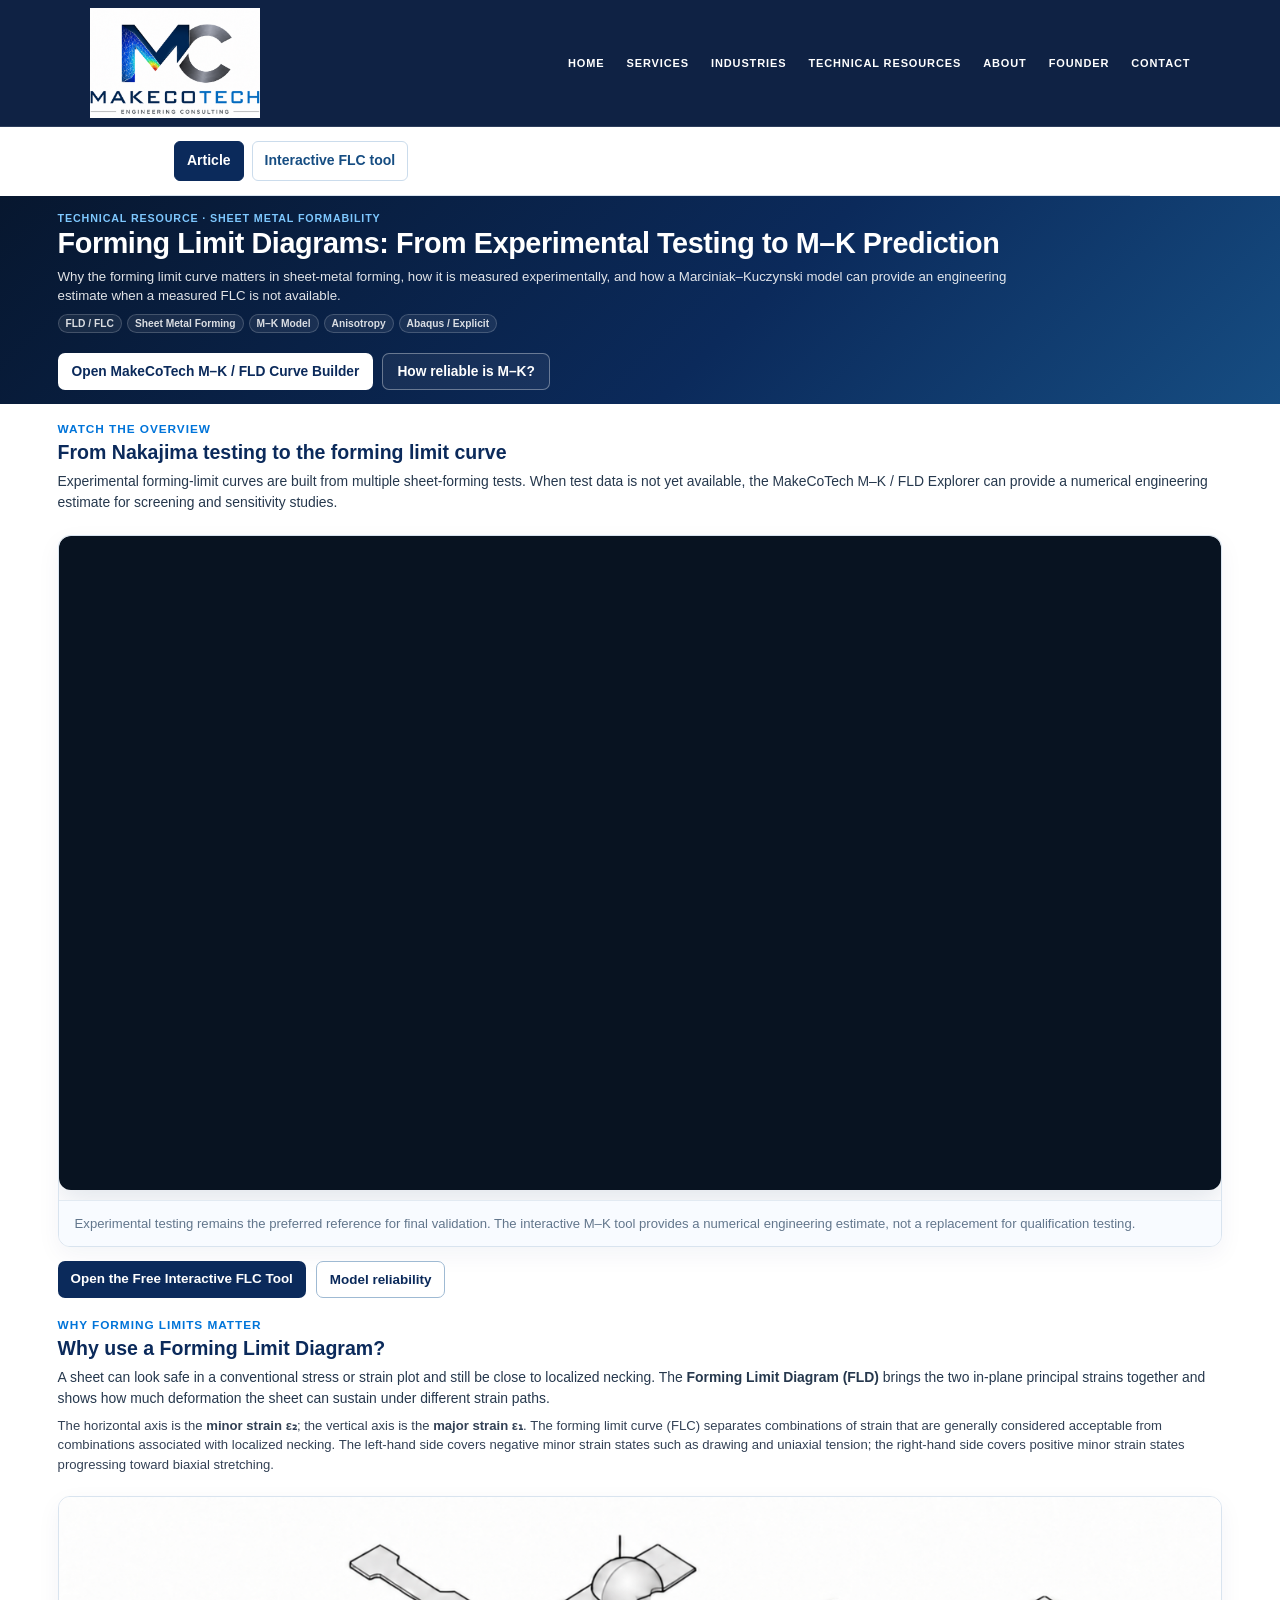
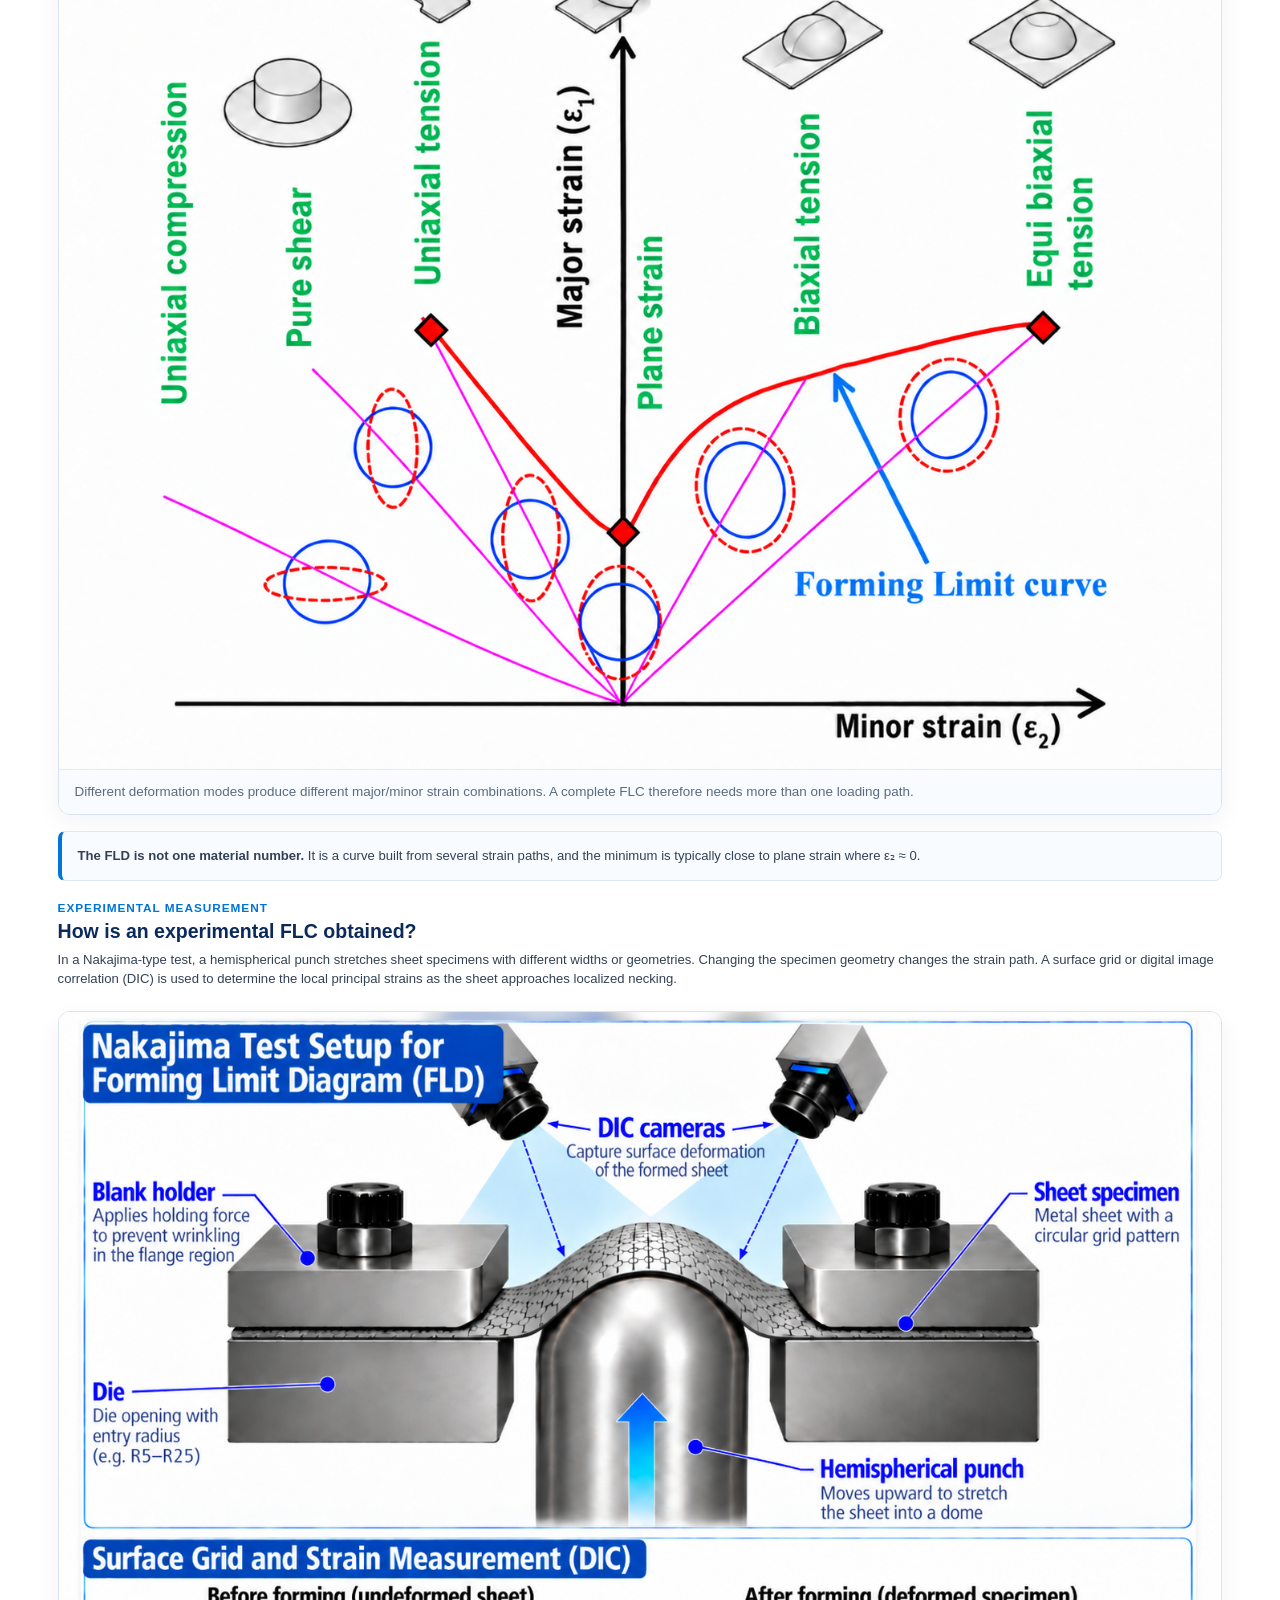
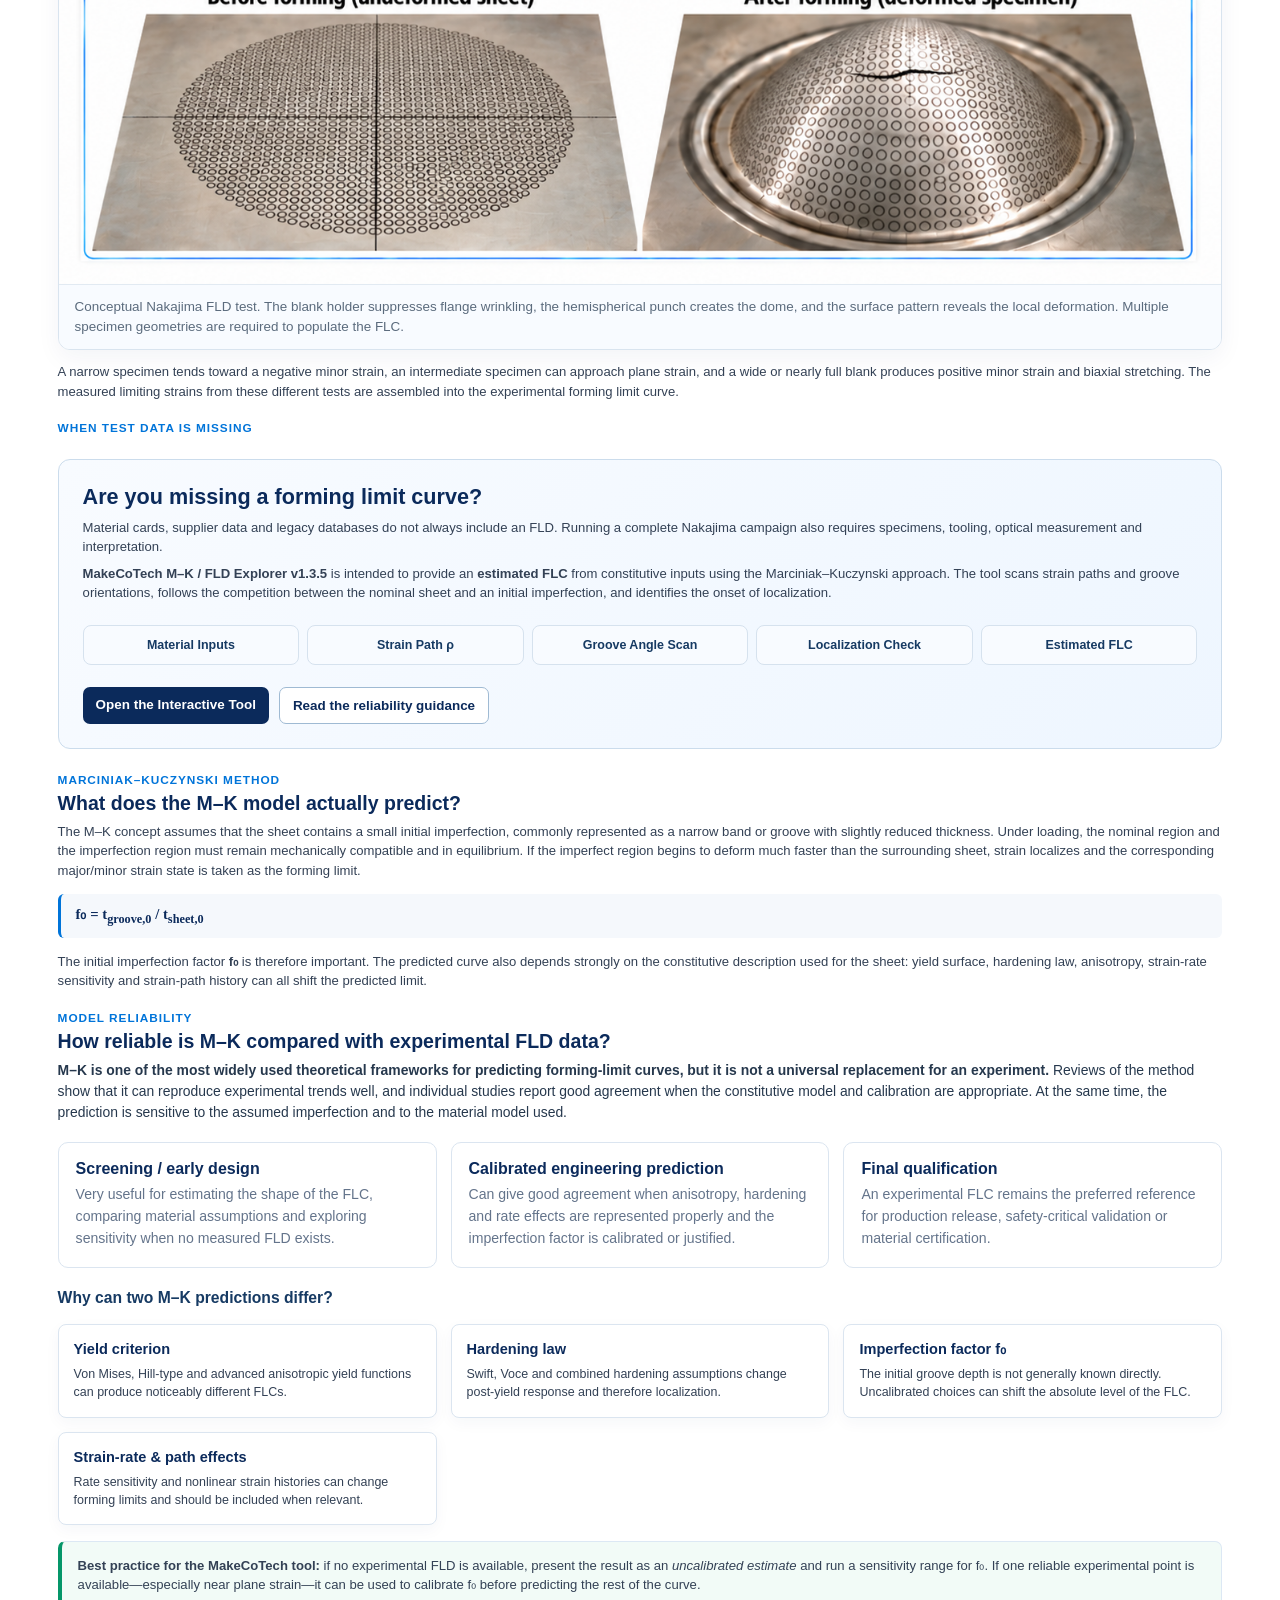
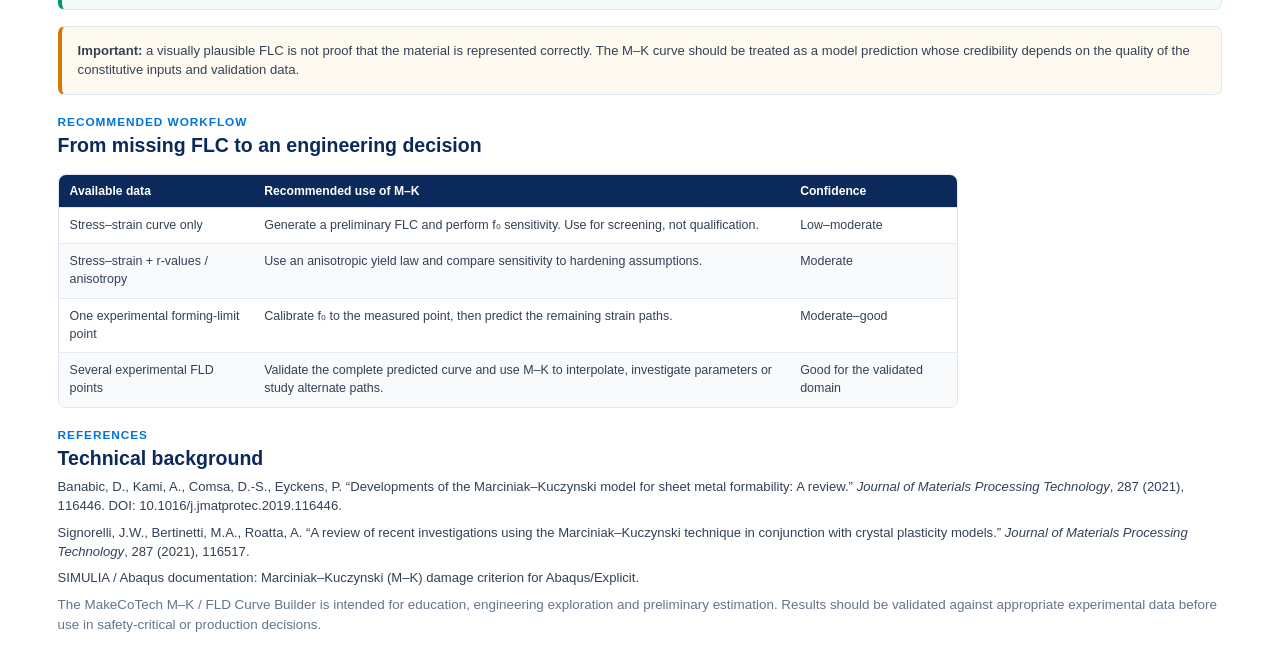
<file: forming-limit-diagram-mk.html>
<!DOCTYPE html>
<html lang="en">
<head>
<meta charset="utf-8"/>
<meta name="viewport" content="width=device-width, initial-scale=1.0"/>
<title>Forming Limit Diagrams & M–K Prediction | MakeCoTech</title>
<meta name="description" content="A practical engineering guide to forming limit diagrams (FLDs), Nakajima testing, and Marciniak–Kuczynski (M–K) prediction, with the MakeCoTech interactive FLC estimation tool."/>
<link href="style.css" rel="stylesheet"/>
<link rel="icon" href="makecotech_mc_icon.png"/>
<style>
.article-page{background:#fff}
.article-hero{background:linear-gradient(135deg,#07172f 0%,#0b2a5b 60%,#164d82 100%);color:#fff;padding:42px 24px 36px}
.article-container{width:100%;max-width:980px;margin:0 auto}
.article-hero .eyebrow{margin:0 0 8px;color:#7ec8ff;font-size:.76rem;font-weight:800;text-transform:uppercase;letter-spacing:.08em}
.article-hero h1{max-width:920px;margin:0;color:#fff;font-size:clamp(1.9rem,3.6vw,2.8rem);line-height:1.12;letter-spacing:-.02em}
.article-hero .lead{max-width:850px;margin:14px 0 0;color:rgba(255,255,255,.88);font-size:1rem;line-height:1.65}
.article-meta{display:flex;flex-wrap:wrap;gap:7px;margin-top:18px}
.article-tag{padding:5px 9px;border:1px solid rgba(255,255,255,.18);border-radius:999px;background:rgba(255,255,255,.06);color:rgba(255,255,255,.82);font-size:.78rem;font-weight:600}
.article-actions{display:flex;flex-wrap:wrap;gap:9px;margin-top:20px}
.article-btn{display:inline-flex;align-items:center;justify-content:center;padding:10px 14px;border-radius:7px;text-decoration:none;font-size:.86rem;font-weight:800}
.article-btn.primary{background:#fff;color:#0b2a5b}.article-btn.secondary{border:1px solid rgba(255,255,255,.35);color:#fff;background:rgba(255,255,255,.06)}
.article-body{max-width:980px;margin:0 auto;padding:40px 24px 56px}.article-body section{margin-bottom:46px}
.article-section-label{display:block;margin-bottom:5px;color:#0074d9;font-size:.74rem;font-weight:800;text-transform:uppercase;letter-spacing:.08em}
.article-body h2{margin:0 0 14px;color:#0b2a5b;font-size:1.58rem;line-height:1.28;text-align:left}.article-body h3{margin:23px 0 8px;color:#163a63;font-size:1.08rem}
.article-body p{margin:0 0 14px;color:#334155;font-size:.96rem;line-height:1.72;text-align:left}.article-intro{color:#26384d!important;font-size:1.03rem!important}
.figure-card{margin:22px 0 12px;border:1px solid #d9e4ef;border-radius:12px;background:#fff;overflow:hidden;box-shadow:0 8px 24px rgba(11,42,91,.05)}
.figure-card img{display:block;width:100%;height:auto}.figure-card figcaption{padding:12px 16px;color:#5b6b7d;background:#f8fbff;border-top:1px solid #e2eaf2;font-size:.84rem;line-height:1.5}
.callout{margin:22px 0;padding:18px 20px;border:1px solid #dce8f4;border-left:4px solid #0074d9;border-radius:8px;background:#f8fbff}.callout.warning{border-left-color:#d97706;background:#fffaf0}.callout.good{border-left-color:#059669;background:#f2fbf7}.callout p:last-child{margin-bottom:0}
.equation-box{margin:18px 0;padding:14px 18px;border-left:3px solid #0074d9;border-radius:6px;background:#f5f8fc;color:#0b2a5b;font-family:Cambria,Georgia,serif;font-size:1.03rem;font-weight:700;text-align:left;overflow:auto}
.model-grid{display:grid;grid-template-columns:repeat(2,minmax(0,1fr));gap:16px;margin:22px 0 12px}.model-card{padding:18px;border:1px solid #dbe5f0;border-radius:9px;background:#fff;box-shadow:0 6px 18px rgba(11,42,91,.04)}.model-card h3{margin:0 0 7px;color:#0b2a5b;font-size:1rem}.model-card p{margin:0;font-size:.9rem;line-height:1.58}
.tool-card{margin:24px 0;padding:24px;border:1px solid #cbdcec;border-radius:12px;background:linear-gradient(135deg,#f8fbff,#eef6ff)}.tool-card h3{margin-top:0;color:#0b2a5b}.tool-card .big-question{font-size:1.35rem;font-weight:900;color:#0b2a5b;margin-bottom:8px}.tool-ref{font-size:.84rem;color:#5a6d82!important}
.resource-links{display:flex;flex-wrap:wrap;gap:10px;margin-top:14px}.resource-links a{display:inline-flex;padding:10px 13px;border-radius:7px;background:#0b2a5b;color:#fff;font-size:.84rem;font-weight:800;text-decoration:none}.resource-links a.alt{background:#fff;color:#0b2a5b;border:1px solid #9fbad3}
.workflow{display:grid;grid-template-columns:repeat(5,minmax(0,1fr));gap:8px;margin:22px 0}.workflow div{padding:12px 8px;border:1px solid #d6e2ee;border-radius:8px;background:#f8fbff;color:#163a63;text-align:center;font-size:.78rem;font-weight:800}
.comparison-table-wrapper{margin:24px 0;overflow-x:auto;border:1px solid #dce5ef;border-radius:10px}.comparison-table{width:100%;border-collapse:collapse;background:#fff}.comparison-table th{padding:12px 14px;background:#0b2a5b;color:#fff;font-size:.88rem;text-align:left}.comparison-table td{padding:12px 14px;border-bottom:1px solid #e5ebf1;color:#334155;font-size:.91rem;line-height:1.48;vertical-align:top}.comparison-table tr:last-child td{border-bottom:none}.comparison-table tbody tr:nth-child(even){background:#f8fafc}
.reliability{display:grid;grid-template-columns:repeat(3,minmax(0,1fr));gap:14px;margin:20px 0}.reliability .tier{padding:17px;border-radius:10px;border:1px solid #dbe5f0}.reliability .tier strong{display:block;color:#0b2a5b;margin-bottom:6px}.reliability .tier span{display:block;color:#64748b;font-size:.88rem;line-height:1.55}
.reference-list{font-size:.84rem;color:#66788d}.reference-list a{color:#0074d9}.small-note{font-size:.84rem!important;color:#64748b!important}
@media(max-width:850px){.model-grid,.reliability{grid-template-columns:1fr}.workflow{grid-template-columns:repeat(2,minmax(0,1fr))}}
@media(max-width:560px){.article-actions{flex-direction:column;align-items:stretch}.workflow{grid-template-columns:1fr}.article-body{padding-left:18px;padding-right:18px}}

.fld-resource-nav{display:flex;flex-wrap:wrap;gap:8px;max-width:980px;margin:0 auto;padding:14px 24px;border-bottom:1px solid #dbe5f0;background:#fff;font:600 .875rem/1.4 Arial,Helvetica,sans-serif}
.fld-resource-nav a{display:inline-flex;align-items:center;min-height:40px;padding:8px 12px;border:1px solid #cbdcec;border-radius:6px;color:#164d82;text-decoration:none}
.fld-resource-nav a:hover{background:#edf6ff;border-color:#0074d9}.fld-resource-nav a[aria-current="page"]{background:#0b2a5b;color:#fff;border-color:#0b2a5b}
.overview-video{scroll-margin-top:100px}.overview-video video{display:block;width:100%;height:auto;aspect-ratio:16/9;border-radius:12px;background:#081321;box-shadow:0 10px 30px rgba(11,42,91,.12)}
.overview-video figcaption{margin-top:10px;color:#62768c;font-size:.82rem;line-height:1.6}
@media(max-width:560px){.fld-resource-nav{padding:12px 16px}.fld-resource-nav a{flex:1 1 calc(50% - 6px);justify-content:center;text-align:center}}
</style>

<link rel="canonical" href="https://www.makecotech.com/forming-limit-diagram-mk.html"/>
<meta property="og:type" content="article"/>
<meta property="og:site_name" content="MakeCoTech"/>
<meta property="og:title" content="Forming Limit Diagrams &amp; M–K Prediction | MakeCoTech"/>
<meta property="og:description" content="Practical guide to FLD/FLC testing, Nakajima experiments and numerical M–K forming-limit prediction with a free interactive MakeCoTech tool."/>
<meta property="og:url" content="https://www.makecotech.com/forming-limit-diagram-mk.html"/>
<meta name="twitter:card" content="summary"/>
</head>
<body class="article-page">
<header class="site-header">
<a aria-label="MakeCoTech home" class="brand" href="index.html"><img alt="MakeCoTech logo" src="makecotech_logo.png"/></a>
<button aria-label="Open menu" class="menu-toggle">☰</button>
<nav class="nav">
<a href="index.html#home">Home</a><a href="index.html#services">Services</a><a href="index.html#industries">Industries</a><a href="index.html#resources">Technical Resources</a><a href="index.html#about">About</a><a href="index.html#founder">Founder</a><a href="index.html#contact">Contact</a>
</nav>
</header>
<nav class="fld-resource-nav" aria-label="Forming limit resources">
<a href="forming-limit-diagram-mk.html" aria-current="page">Article</a>
<a href="MakeCoTech_MK_FLD_Explorer_v1.3.5.html">Interactive FLC tool</a>
</nav>

<main>
<section class="article-hero"><div class="article-container">
<p class="eyebrow">Technical Resource · Sheet Metal Formability</p>
<h1>Forming Limit Diagrams: From Experimental Testing to M–K Prediction</h1>
<p class="lead">Why the forming limit curve matters in sheet-metal forming, how it is measured experimentally, and how a Marciniak–Kuczynski model can provide an engineering estimate when a measured FLC is not available.</p>
<div class="article-meta"><span class="article-tag">FLD / FLC</span><span class="article-tag">Sheet Metal Forming</span><span class="article-tag">M–K Model</span><span class="article-tag">Anisotropy</span><span class="article-tag">Abaqus / Explicit</span></div>
<div class="article-actions"><a class="article-btn primary" href="MakeCoTech_MK_FLD_Explorer_v1.3.5.html">Open MakeCoTech M–K / FLD Curve Builder</a><a class="article-btn secondary" href="#reliability">How reliable is M–K?</a></div>
</div></section>

<div class="article-body">
<section class="overview-video" id="video-overview">
<span class="article-section-label">Watch the Overview</span>
<h2>From Nakajima testing to the forming limit curve</h2>
<p class="article-intro">Experimental forming-limit curves are built from multiple sheet-forming tests. When test data is not yet available, the MakeCoTech M–K / FLD Explorer can provide a numerical engineering estimate for screening and sensitivity studies.</p>
<figure class="figure-card">
<video autoplay muted loop playsinline preload="metadata" aria-label="Nakajima forming test followed by forming limit curve construction">
<source src="assets/video/MakeCoTech-FLD-Website.mp4" type="video/mp4"/>
</video>
<figcaption>Experimental testing remains the preferred reference for final validation. The interactive M–K tool provides a numerical engineering estimate, not a replacement for qualification testing.</figcaption>
</figure>
<div class="resource-links"><a href="MakeCoTech_MK_FLD_Explorer_v1.3.5.html">Open the Free Interactive FLC Tool</a><a class="alt" href="#reliability">Model reliability</a></div>
</section>

<section>
<span class="article-section-label">Why Forming Limits Matter</span>
<h2>Why use a Forming Limit Diagram?</h2>
<p class="article-intro">A sheet can look safe in a conventional stress or strain plot and still be close to localized necking. The <strong>Forming Limit Diagram (FLD)</strong> brings the two in-plane principal strains together and shows how much deformation the sheet can sustain under different strain paths.</p>
<p>The horizontal axis is the <strong>minor strain ε₂</strong>; the vertical axis is the <strong>major strain ε₁</strong>. The forming limit curve (FLC) separates combinations of strain that are generally considered acceptable from combinations associated with localized necking. The left-hand side covers negative minor strain states such as drawing and uniaxial tension; the right-hand side covers positive minor strain states progressing toward biaxial stretching.</p>
<figure class="figure-card"><img src="makecotech_fld_modes.png" alt="Forming limit diagram showing strain paths from uniaxial compression and pure shear through plane strain to biaxial and equibiaxial tension"/><figcaption>Different deformation modes produce different major/minor strain combinations. A complete FLC therefore needs more than one loading path.</figcaption></figure>
<div class="callout"><p><strong>The FLD is not one material number.</strong> It is a curve built from several strain paths, and the minimum is typically close to plane strain where ε₂ ≈ 0.</p></div>
</section>

<section>
<span class="article-section-label">Experimental Measurement</span>
<h2>How is an experimental FLC obtained?</h2>
<p>In a Nakajima-type test, a hemispherical punch stretches sheet specimens with different widths or geometries. Changing the specimen geometry changes the strain path. A surface grid or digital image correlation (DIC) is used to determine the local principal strains as the sheet approaches localized necking.</p>
<figure class="figure-card"><img src="makecotech_nakajima_test.png" alt="Nakajima forming limit test setup with hemispherical punch, die, blank holder, DIC cameras, undeformed sheet grid and deformed dome with circumferential crack"/><figcaption>Conceptual Nakajima FLD test. The blank holder suppresses flange wrinkling, the hemispherical punch creates the dome, and the surface pattern reveals the local deformation. Multiple specimen geometries are required to populate the FLC.</figcaption></figure>
<p>A narrow specimen tends toward a negative minor strain, an intermediate specimen can approach plane strain, and a wide or nearly full blank produces positive minor strain and biaxial stretching. The measured limiting strains from these different tests are assembled into the experimental forming limit curve.</p>
</section>

<section>
<span class="article-section-label">When Test Data Is Missing</span>
<div class="tool-card">
<div class="big-question">Are you missing a forming limit curve?</div>
<p>Material cards, supplier data and legacy databases do not always include an FLD. Running a complete Nakajima campaign also requires specimens, tooling, optical measurement and interpretation.</p>
<p><strong>MakeCoTech M–K / FLD Explorer v1.3.5</strong> is intended to provide an <strong>estimated FLC</strong> from constitutive inputs using the Marciniak–Kuczynski approach. The tool scans strain paths and groove orientations, follows the competition between the nominal sheet and an initial imperfection, and identifies the onset of localization.</p>
<div class="workflow"><div>Material Inputs</div><div>Strain Path ρ</div><div>Groove Angle Scan</div><div>Localization Check</div><div>Estimated FLC</div></div>
<div class="resource-links"><a href="MakeCoTech_MK_FLD_Explorer_v1.3.5.html">Open the Interactive Tool</a><a class="alt" href="#reliability">Read the reliability guidance</a></div>
</div>
</section>

<section>
<span class="article-section-label">Marciniak–Kuczynski Method</span>
<h2>What does the M–K model actually predict?</h2>
<p>The M–K concept assumes that the sheet contains a small initial imperfection, commonly represented as a narrow band or groove with slightly reduced thickness. Under loading, the nominal region and the imperfection region must remain mechanically compatible and in equilibrium. If the imperfect region begins to deform much faster than the surrounding sheet, strain localizes and the corresponding major/minor strain state is taken as the forming limit.</p>
<div class="equation-box">f₀ = t<sub>groove,0</sub> / t<sub>sheet,0</sub></div>
<p>The initial imperfection factor <strong>f₀</strong> is therefore important. The predicted curve also depends strongly on the constitutive description used for the sheet: yield surface, hardening law, anisotropy, strain-rate sensitivity and strain-path history can all shift the predicted limit.</p>
</section>

<section id="reliability">
<span class="article-section-label">Model Reliability</span>
<h2>How reliable is M–K compared with experimental FLD data?</h2>
<p class="article-intro"><strong>M–K is one of the most widely used theoretical frameworks for predicting forming-limit curves, but it is not a universal replacement for an experiment.</strong> Reviews of the method show that it can reproduce experimental trends well, and individual studies report good agreement when the constitutive model and calibration are appropriate. At the same time, the prediction is sensitive to the assumed imperfection and to the material model used.</p>
<div class="reliability">
<div class="tier"><strong>Screening / early design</strong><span>Very useful for estimating the shape of the FLC, comparing material assumptions and exploring sensitivity when no measured FLD exists.</span></div>
<div class="tier"><strong>Calibrated engineering prediction</strong><span>Can give good agreement when anisotropy, hardening and rate effects are represented properly and the imperfection factor is calibrated or justified.</span></div>
<div class="tier"><strong>Final qualification</strong><span>An experimental FLC remains the preferred reference for production release, safety-critical validation or material certification.</span></div>
</div>

<h3>Why can two M–K predictions differ?</h3>
<div class="model-grid">
<div class="model-card"><h3>Yield criterion</h3><p>Von Mises, Hill-type and advanced anisotropic yield functions can produce noticeably different FLCs.</p></div>
<div class="model-card"><h3>Hardening law</h3><p>Swift, Voce and combined hardening assumptions change post-yield response and therefore localization.</p></div>
<div class="model-card"><h3>Imperfection factor f₀</h3><p>The initial groove depth is not generally known directly. Uncalibrated choices can shift the absolute level of the FLC.</p></div>
<div class="model-card"><h3>Strain-rate & path effects</h3><p>Rate sensitivity and nonlinear strain histories can change forming limits and should be included when relevant.</p></div>
</div>

<div class="callout good"><p><strong>Best practice for the MakeCoTech tool:</strong> if no experimental FLD is available, present the result as an <em>uncalibrated estimate</em> and run a sensitivity range for f₀. If one reliable experimental point is available—especially near plane strain—it can be used to calibrate f₀ before predicting the rest of the curve.</p></div>
<div class="callout warning"><p><strong>Important:</strong> a visually plausible FLC is not proof that the material is represented correctly. The M–K curve should be treated as a model prediction whose credibility depends on the quality of the constitutive inputs and validation data.</p></div>
</section>

<section>
<span class="article-section-label">Recommended Workflow</span>
<h2>From missing FLC to an engineering decision</h2>
<div class="comparison-table-wrapper"><table class="comparison-table"><thead><tr><th>Available data</th><th>Recommended use of M–K</th><th>Confidence</th></tr></thead><tbody>
<tr><td>Stress–strain curve only</td><td>Generate a preliminary FLC and perform f₀ sensitivity. Use for screening, not qualification.</td><td>Low–moderate</td></tr>
<tr><td>Stress–strain + r-values / anisotropy</td><td>Use an anisotropic yield law and compare sensitivity to hardening assumptions.</td><td>Moderate</td></tr>
<tr><td>One experimental forming-limit point</td><td>Calibrate f₀ to the measured point, then predict the remaining strain paths.</td><td>Moderate–good</td></tr>
<tr><td>Several experimental FLD points</td><td>Validate the complete predicted curve and use M–K to interpolate, investigate parameters or study alternate paths.</td><td>Good for the validated domain</td></tr>
</tbody></table></div>
</section>

<section>
<span class="article-section-label">References</span>
<h2>Technical background</h2>
<div class="reference-list">
<p>Banabic, D., Kami, A., Comsa, D.-S., Eyckens, P. “Developments of the Marciniak–Kuczynski model for sheet metal formability: A review.” <em>Journal of Materials Processing Technology</em>, 287 (2021), 116446. DOI: 10.1016/j.jmatprotec.2019.116446.</p>
<p>Signorelli, J.W., Bertinetti, M.A., Roatta, A. “A review of recent investigations using the Marciniak–Kuczynski technique in conjunction with crystal plasticity models.” <em>Journal of Materials Processing Technology</em>, 287 (2021), 116517.</p>
<p>SIMULIA / Abaqus documentation: Marciniak–Kuczynski (M–K) damage criterion for Abaqus/Explicit.</p>
<p class="small-note">The MakeCoTech M–K / FLD Curve Builder is intended for education, engineering exploration and preliminary estimation. Results should be validated against appropriate experimental data before use in safety-critical or production decisions.</p>
</div>
</section>
</div>
</main>
<script>
const menuToggle=document.querySelector('.menu-toggle');
const siteNav=document.querySelector('.site-header .nav');
if(menuToggle&&siteNav){
 function setMenu(open){siteNav.classList.toggle('open',open);menuToggle.setAttribute('aria-expanded',String(open));menuToggle.setAttribute('aria-label',open?'Close menu':'Open menu');}
 menuToggle.addEventListener('click',()=>setMenu(!siteNav.classList.contains('open')));
 siteNav.addEventListener('click',e=>{if(e.target.closest('a'))setMenu(false)});
 document.addEventListener('keydown',e=>{if(e.key==='Escape')setMenu(false)});
}
</script>
</body>
</html>
</file>
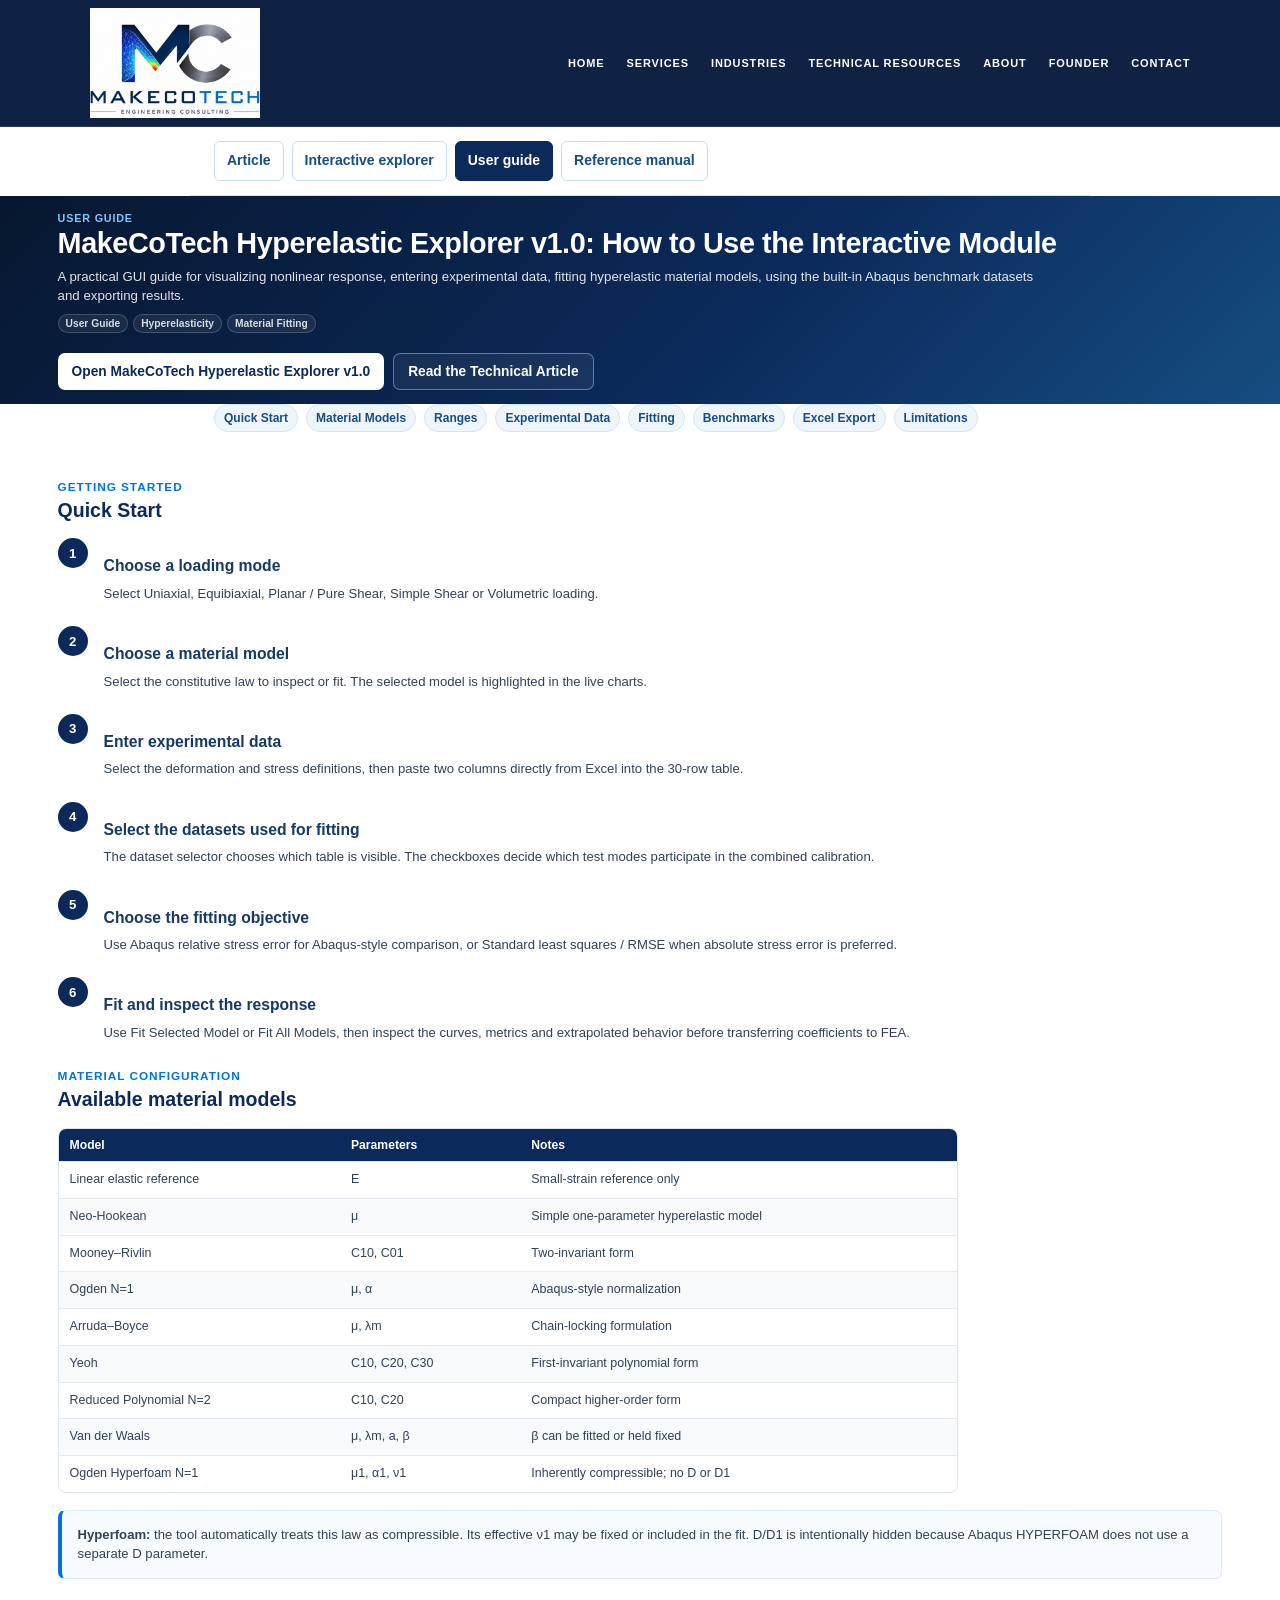
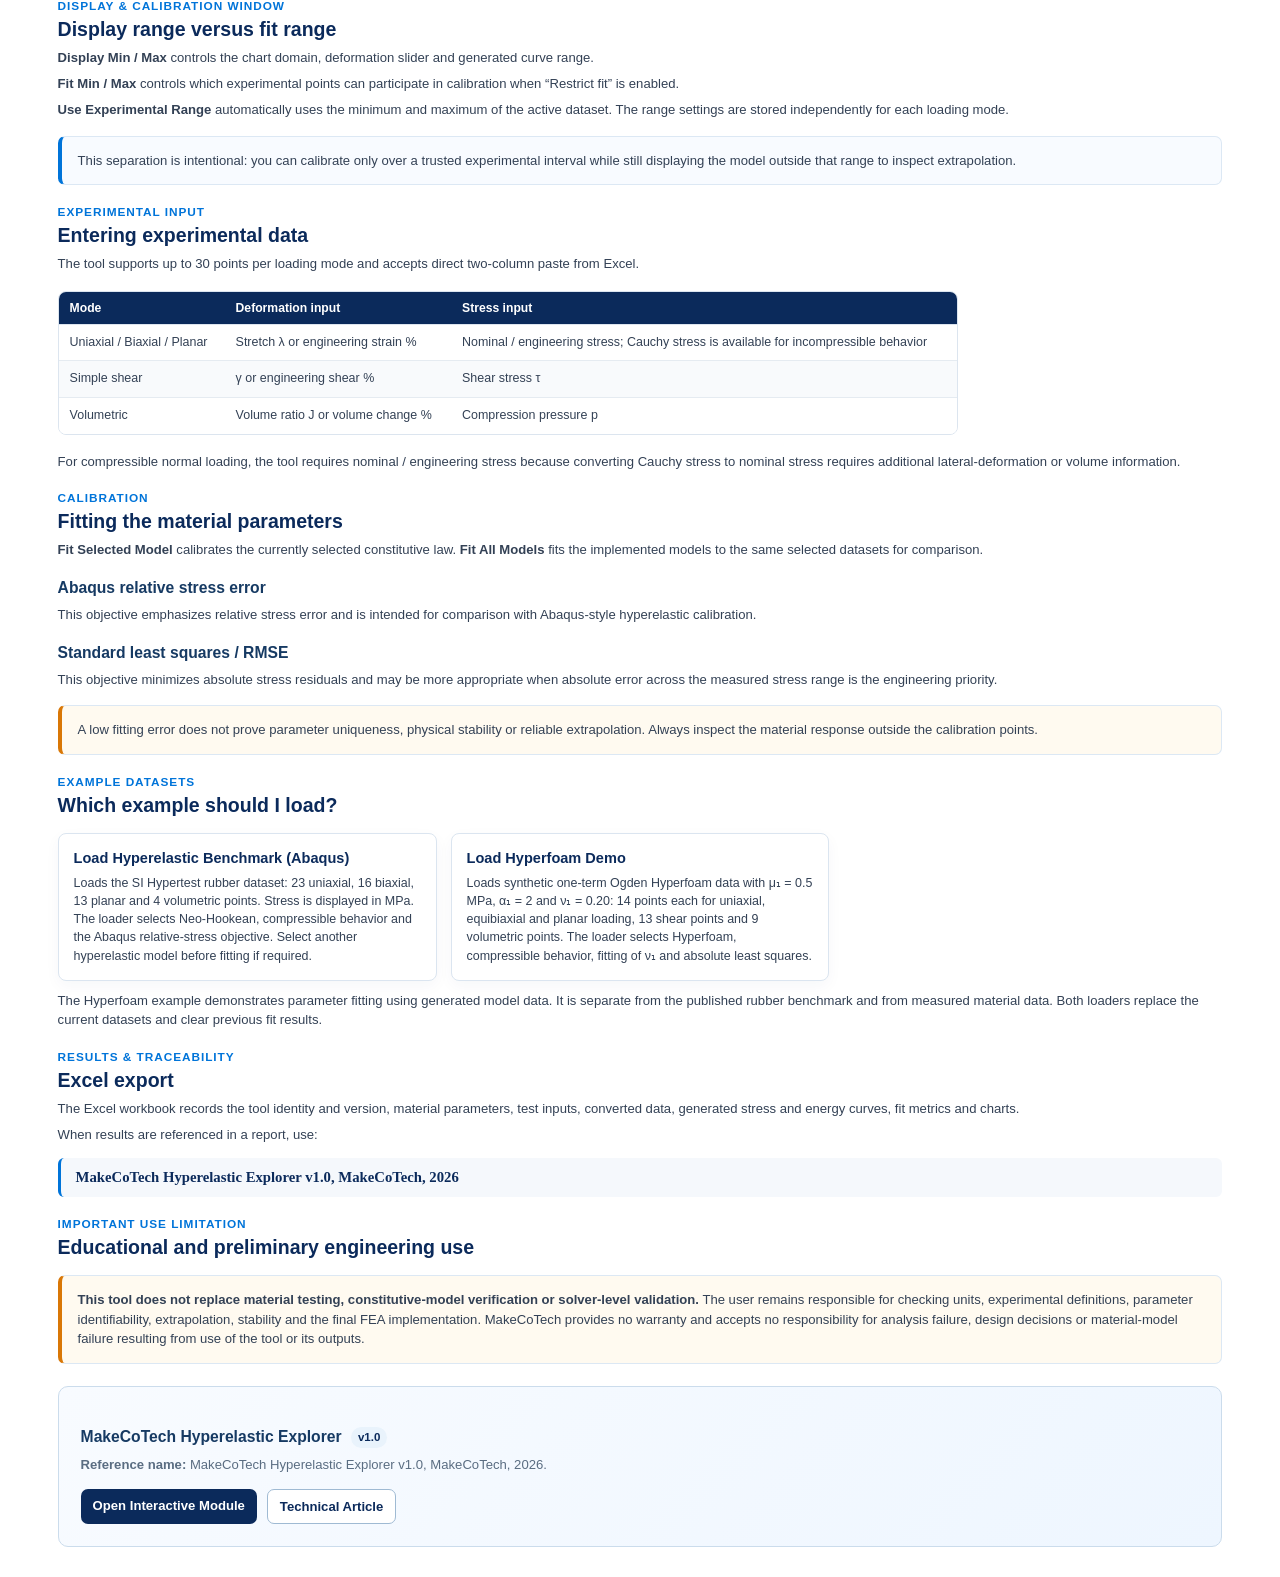
<file: hyperelastic-explorer-help.html>
<!DOCTYPE html>
<html lang="en">
<head>
<meta charset="utf-8"/>
<meta name="viewport" content="width=device-width, initial-scale=1.0"/>
<title>MakeCoTech Hyperelastic Explorer v1.0 User Guide | MakeCoTech</title>
<meta name="description" content="User guide for MakeCoTech Hyperelastic Explorer v1.0, covering experimental data entry, hyperelastic fitting, benchmark datasets, ranges and Excel export."/>
<link href="style.css" rel="stylesheet"/>
<link rel="icon" href="makecotech_mc_icon.png"/>

<style>
.article-page{background:#fff}
.article-hero{background:linear-gradient(135deg,#07172f 0%,#0b2a5b 60%,#164d82 100%);color:#fff;padding:42px 24px 36px}
.article-container{width:100%;max-width:900px;margin:0 auto}
.article-hero .eyebrow{margin:0 0 8px;color:#7ec8ff;font-size:.76rem;font-weight:800;text-transform:uppercase;letter-spacing:.08em}
.article-hero h1{max-width:860px;margin:0;color:#fff;font-size:clamp(1.9rem,3.6vw,2.8rem);line-height:1.12;letter-spacing:-.02em}
.article-hero .lead{max-width:790px;margin:14px 0 0;color:rgba(255,255,255,.86);font-size:1rem;line-height:1.65}
.article-meta{display:flex;flex-wrap:wrap;gap:7px;margin-top:18px}
.article-tag{padding:5px 9px;border:1px solid rgba(255,255,255,.18);border-radius:999px;background:rgba(255,255,255,.06);color:rgba(255,255,255,.82);font-size:.78rem;font-weight:600}
.article-actions{display:flex;flex-wrap:wrap;gap:9px;margin-top:20px}
.article-btn{display:inline-flex;align-items:center;justify-content:center;padding:10px 14px;border-radius:7px;text-decoration:none;font-size:.86rem;font-weight:800}
.article-btn.primary{background:#fff;color:#0b2a5b}
.article-btn.secondary{border:1px solid rgba(255,255,255,.35);color:#fff;background:rgba(255,255,255,.06)}
.article-btn:hover{text-decoration:none;filter:brightness(.97)}
.article-body{max-width:900px;margin:0 auto;padding:40px 24px 56px}
.article-body section{margin-bottom:44px}
.article-section-label{display:block;margin-bottom:5px;color:#0074d9;font-size:.74rem;font-weight:800;text-transform:uppercase;letter-spacing:.08em}
.article-body h2{margin:0 0 14px;color:#0b2a5b;font-size:1.55rem;line-height:1.28;text-align:left}
.article-body h3{margin:24px 0 9px;color:#163a63;font-size:1.08rem}
.article-body p{margin:0 0 14px;color:#334155;font-size:.96rem;line-height:1.72;text-align:left}
.article-intro{color:#26384d!important;font-size:1.02rem!important}
.equation-box{margin:18px 0;padding:14px 18px;border-left:3px solid #0074d9;border-radius:6px;background:#f5f8fc;color:#0b2a5b;font-family:Cambria,Georgia,serif;font-size:1.03rem;font-weight:700;text-align:left;overflow:auto}
.callout{margin:22px 0;padding:18px 20px;border:1px solid #dce8f4;border-left:4px solid #0074d9;border-radius:8px;background:#f8fbff}
.callout.warning{border-left-color:#d97706;background:#fffaf0}
.callout p:last-child{margin-bottom:0}
.model-grid{display:grid;grid-template-columns:repeat(2,minmax(0,1fr));gap:16px;margin:22px 0 12px}
.model-card{padding:18px;border:1px solid #dbe5f0;border-radius:9px;background:#fff;box-shadow:0 6px 18px rgba(11,42,91,.04)}
.model-card h3{margin:0 0 7px;color:#0b2a5b;font-size:1rem}
.model-card p{margin:0;font-size:.9rem;line-height:1.58}
.comparison-table-wrapper{margin:24px 0;overflow-x:auto;border:1px solid #dce5ef;border-radius:10px}
.comparison-table{width:100%;border-collapse:collapse;background:#fff}
.comparison-table th{padding:12px 14px;background:#0b2a5b;color:#fff;font-size:.88rem;text-align:left}
.comparison-table td{padding:12px 14px;border-bottom:1px solid #e5ebf1;color:#334155;font-size:.91rem;line-height:1.48;vertical-align:top}
.comparison-table tr:last-child td{border-bottom:none}
.comparison-table tbody tr:nth-child(even){background:#f8fafc}
.tool-card{margin:22px 0;padding:22px;border:1px solid #cbdcec;border-radius:10px;background:linear-gradient(135deg,#f8fbff,#eef6ff)}
.tool-card h3{margin-top:0;color:#0b2a5b}
.tool-ref{font-size:.84rem;color:#5a6d82!important}
.workflow{display:grid;grid-template-columns:repeat(6,minmax(0,1fr));gap:8px;margin:22px 0}
.workflow div{padding:12px 8px;border:1px solid #d6e2ee;border-radius:8px;background:#f8fbff;color:#163a63;text-align:center;font-size:.78rem;font-weight:800}
.resource-links{display:flex;flex-wrap:wrap;gap:10px;margin-top:14px}
.resource-links a{display:inline-flex;padding:9px 12px;border-radius:7px;background:#0b2a5b;color:#fff;font-size:.82rem;font-weight:800;text-decoration:none}
.resource-links a.alt{background:#fff;color:#0b2a5b;border:1px solid #9fbad3}
.reference-list{font-size:.83rem;color:#66788d}
.reference-list a{color:#0074d9}
.help-step{display:grid;grid-template-columns:34px 1fr;gap:12px;margin:16px 0}
.help-step .num{width:30px;height:30px;border-radius:50%;background:#0b2a5b;color:#fff;display:grid;place-items:center;font-weight:900;font-size:.83rem}
.help-step h3{margin:2px 0 4px}
.help-step p{margin:0}
.help-nav{margin:0 auto 30px;max-width:900px;padding:0 24px}
.help-nav-inner{display:flex;gap:8px;flex-wrap:wrap}
.help-nav a{padding:6px 9px;border-radius:999px;background:#eef5fb;border:1px solid #d7e5f2;color:#164d82;font-size:.75rem;font-weight:700;text-decoration:none}
.version-badge{display:inline-flex;margin-left:5px;padding:3px 7px;border-radius:999px;background:#e9f3fc;color:#0b2a5b;font-size:.72rem;font-weight:800;vertical-align:middle}
@media(max-width:850px){
 .model-grid{grid-template-columns:1fr}
 .workflow{grid-template-columns:repeat(3,minmax(0,1fr))}
}
@media(max-width:560px){
 .article-actions{flex-direction:column;align-items:stretch}
 .workflow{grid-template-columns:1fr 1fr}
}

/* Navigation for the Hyperelastic Explorer publication. */
.hyperelastic-nav{display:flex;flex-wrap:wrap;gap:8px;max-width:900px;margin:0 auto;padding:14px 24px;border-bottom:1px solid #dbe5f0;background:#fff;font:600 .875rem/1.4 Arial,Helvetica,sans-serif}
.hyperelastic-nav a{display:inline-flex;align-items:center;min-height:40px;padding:8px 12px;border:1px solid #cbdcec;border-radius:6px;color:#164d82;text-decoration:none}
.hyperelastic-nav a:hover{background:#edf6ff;border-color:#0074d9}
.hyperelastic-nav a[aria-current="page"]{background:#0b2a5b;color:#fff;border-color:#0b2a5b}
.hyperelastic-nav a:focus-visible,.resource-publication a:focus-visible{outline:3px solid #008cff;outline-offset:3px}
#tool .hyperelastic-nav{max-width:none;margin:0 0 10px;padding:0 0 10px;border-color:#26364a;background:transparent}
#tool .hyperelastic-nav a{border-color:#40536a;color:#dbeafe;background:#10233a}
#tool .hyperelastic-nav a[aria-current="page"]{background:#dbeafe;color:#081d33}
@media(max-width:560px){.hyperelastic-nav{padding:12px 16px;gap:6px}.hyperelastic-nav a{flex:1 1 calc(50% - 6px);justify-content:center;text-align:center}}
@media print{.hyperelastic-nav{display:none}}

</style>
<link rel="canonical" href="https://www.makecotech.com/hyperelastic-explorer-help.html"/>
<meta property="og:type" content="article"/>
<meta property="og:site_name" content="MakeCoTech"/>
<meta property="og:title" content="MakeCoTech Hyperelastic Explorer v1.0 User Guide | MakeCoTech"/>
<meta property="og:description" content="User guide for MakeCoTech Hyperelastic Explorer v1.0, covering experimental data entry, hyperelastic fitting, benchmark datasets, ranges and Excel export."/>
<meta property="og:url" content="https://www.makecotech.com/hyperelastic-explorer-help.html"/>
<meta name="twitter:card" content="summary"/>
</head>

<body class="article-page">
<header class="site-header">
<a aria-label="MakeCoTech home" class="brand" href="index.html"><img alt="MakeCoTech logo" src="makecotech_logo.png"/></a>
<button type="button" aria-label="Open menu" aria-expanded="false" aria-controls="site-navigation" class="menu-toggle">☰</button>
<nav class="nav" id="site-navigation" aria-label="Main navigation">
<a href="index.html#home">Home</a>
<a href="index.html#services">Services</a>
<a href="index.html#industries">Industries</a>
<a href="index.html#resources">Technical Resources</a>
<a href="index.html#about">About</a>
<a href="index.html#founder">Founder</a>
<a href="index.html#contact">Contact</a>
</nav>
</header>
<nav class="hyperelastic-nav" aria-label="Hyperelastic resources">
<a href="hyperelastic-material-modeling.html">Article</a>
<a href="MakeCoTech_Hyperelastic_Explorer_v1.0.html">Interactive explorer</a>
<a href="hyperelastic-explorer-help.html" aria-current="page">User guide</a>
<a href="hyperelastic-explorer-reference-manual-v1.0.html">Reference manual</a>
</nav>

<main>
<section class="article-hero">
<div class="article-container">
<p class="eyebrow">User Guide</p>
<h1>MakeCoTech Hyperelastic Explorer v1.0: How to Use the Interactive Module</h1>
<p class="lead">A practical GUI guide for visualizing nonlinear response, entering experimental data, fitting hyperelastic material models, using the built-in Abaqus benchmark datasets and exporting results.</p>
<div class="article-meta">
<span class="article-tag">User Guide</span>
<span class="article-tag">Hyperelasticity</span>
<span class="article-tag">Material Fitting</span>
</div>
<div class="article-actions">
<a class="article-btn primary" href="MakeCoTech_Hyperelastic_Explorer_v1.0.html">Open MakeCoTech Hyperelastic Explorer v1.0</a>
<a class="article-btn secondary" href="hyperelastic-material-modeling.html">Read the Technical Article</a>
</div>
</div>
</section>

<div class="help-nav"><div class="help-nav-inner">
<a href="#quick">Quick Start</a><a href="#models">Material Models</a><a href="#range">Ranges</a>
<a href="#data">Experimental Data</a><a href="#fit">Fitting</a><a href="#benchmark">Benchmarks</a>
<a href="#export">Excel Export</a><a href="#limits">Limitations</a>
</div></div>

<div class="article-body">

<section id="quick">
<span class="article-section-label">Getting Started</span>
<h2>Quick Start</h2>
<div class="help-step"><div class="num">1</div><div><h3>Choose a loading mode</h3><p>Select Uniaxial, Equibiaxial, Planar / Pure Shear, Simple Shear or Volumetric loading.</p></div></div>
<div class="help-step"><div class="num">2</div><div><h3>Choose a material model</h3><p>Select the constitutive law to inspect or fit. The selected model is highlighted in the live charts.</p></div></div>
<div class="help-step"><div class="num">3</div><div><h3>Enter experimental data</h3><p>Select the deformation and stress definitions, then paste two columns directly from Excel into the 30-row table.</p></div></div>
<div class="help-step"><div class="num">4</div><div><h3>Select the datasets used for fitting</h3><p>The dataset selector chooses which table is visible. The checkboxes decide which test modes participate in the combined calibration.</p></div></div>
<div class="help-step"><div class="num">5</div><div><h3>Choose the fitting objective</h3><p>Use Abaqus relative stress error for Abaqus-style comparison, or Standard least squares / RMSE when absolute stress error is preferred.</p></div></div>
<div class="help-step"><div class="num">6</div><div><h3>Fit and inspect the response</h3><p>Use Fit Selected Model or Fit All Models, then inspect the curves, metrics and extrapolated behavior before transferring coefficients to FEA.</p></div></div>
</section>

<section id="models">
<span class="article-section-label">Material Configuration</span>
<h2>Available material models</h2>
<div class="comparison-table-wrapper">
<table class="comparison-table">
<thead><tr><th>Model</th><th>Parameters</th><th>Notes</th></tr></thead>
<tbody>
<tr><td>Linear elastic reference</td><td>E</td><td>Small-strain reference only</td></tr>
<tr><td>Neo-Hookean</td><td>μ</td><td>Simple one-parameter hyperelastic model</td></tr>
<tr><td>Mooney–Rivlin</td><td>C10, C01</td><td>Two-invariant form</td></tr>
<tr><td>Ogden N=1</td><td>μ, α</td><td>Abaqus-style normalization</td></tr>
<tr><td>Arruda–Boyce</td><td>μ, λm</td><td>Chain-locking formulation</td></tr>
<tr><td>Yeoh</td><td>C10, C20, C30</td><td>First-invariant polynomial form</td></tr>
<tr><td>Reduced Polynomial N=2</td><td>C10, C20</td><td>Compact higher-order form</td></tr>
<tr><td>Van der Waals</td><td>μ, λm, a, β</td><td>β can be fitted or held fixed</td></tr>
<tr><td>Ogden Hyperfoam N=1</td><td>μ1, α1, ν1</td><td>Inherently compressible; no D or D1</td></tr>
</tbody>
</table>
</div>
<div class="callout"><p><strong>Hyperfoam:</strong> the tool automatically treats this law as compressible. Its effective ν1 may be fixed or included in the fit. D/D1 is intentionally hidden because Abaqus HYPERFOAM does not use a separate D parameter.</p></div>
</section>

<section id="range">
<span class="article-section-label">Display & Calibration Window</span>
<h2>Display range versus fit range</h2>
<p><strong>Display Min / Max</strong> controls the chart domain, deformation slider and generated curve range.</p>
<p><strong>Fit Min / Max</strong> controls which experimental points can participate in calibration when “Restrict fit” is enabled.</p>
<p><strong>Use Experimental Range</strong> automatically uses the minimum and maximum of the active dataset. The range settings are stored independently for each loading mode.</p>
<div class="callout"><p>This separation is intentional: you can calibrate only over a trusted experimental interval while still displaying the model outside that range to inspect extrapolation.</p></div>
</section>

<section id="data">
<span class="article-section-label">Experimental Input</span>
<h2>Entering experimental data</h2>
<p>The tool supports up to 30 points per loading mode and accepts direct two-column paste from Excel.</p>
<div class="comparison-table-wrapper">
<table class="comparison-table">
<thead><tr><th>Mode</th><th>Deformation input</th><th>Stress input</th></tr></thead>
<tbody>
<tr><td>Uniaxial / Biaxial / Planar</td><td>Stretch λ or engineering strain %</td><td>Nominal / engineering stress; Cauchy stress is available for incompressible behavior</td></tr>
<tr><td>Simple shear</td><td>γ or engineering shear %</td><td>Shear stress τ</td></tr>
<tr><td>Volumetric</td><td>Volume ratio J or volume change %</td><td>Compression pressure p</td></tr>
</tbody>
</table>
</div>
<p>For compressible normal loading, the tool requires nominal / engineering stress because converting Cauchy stress to nominal stress requires additional lateral-deformation or volume information.</p>
</section>

<section id="fit">
<span class="article-section-label">Calibration</span>
<h2>Fitting the material parameters</h2>
<p><strong>Fit Selected Model</strong> calibrates the currently selected constitutive law. <strong>Fit All Models</strong> fits the implemented models to the same selected datasets for comparison.</p>
<h3>Abaqus relative stress error</h3>
<p>This objective emphasizes relative stress error and is intended for comparison with Abaqus-style hyperelastic calibration.</p>
<h3>Standard least squares / RMSE</h3>
<p>This objective minimizes absolute stress residuals and may be more appropriate when absolute error across the measured stress range is the engineering priority.</p>
<div class="callout warning"><p>A low fitting error does not prove parameter uniqueness, physical stability or reliable extrapolation. Always inspect the material response outside the calibration points.</p></div>
</section>

<section id="benchmark">
<span class="article-section-label">Example Datasets</span>
<h2>Which example should I load?</h2>
<div class="model-grid">
<div class="model-card"><h3>Load Hyperelastic Benchmark (Abaqus)</h3><p>Loads the SI Hypertest rubber dataset: 23 uniaxial, 16 biaxial, 13 planar and 4 volumetric points. Stress is displayed in MPa. The loader selects Neo-Hookean, compressible behavior and the Abaqus relative-stress objective. Select another hyperelastic model before fitting if required.</p></div>
<div class="model-card"><h3>Load Hyperfoam Demo</h3><p>Loads synthetic one-term Ogden Hyperfoam data with μ₁ = 0.5 MPa, α₁ = 2 and ν₁ = 0.20: 14 points each for uniaxial, equibiaxial and planar loading, 13 shear points and 9 volumetric points. The loader selects Hyperfoam, compressible behavior, fitting of ν₁ and absolute least squares.</p></div>
</div>
<p>The Hyperfoam example demonstrates parameter fitting using generated model data. It is separate from the published rubber benchmark and from measured material data. Both loaders replace the current datasets and clear previous fit results.</p>
</section>

<section id="export">
<span class="article-section-label">Results & Traceability</span>
<h2>Excel export</h2>
<p>The Excel workbook records the tool identity and version, material parameters, test inputs, converted data, generated stress and energy curves, fit metrics and charts.</p>
<p>When results are referenced in a report, use:</p>
<div class="equation-box">MakeCoTech Hyperelastic Explorer v1.0, MakeCoTech, 2026</div>
</section>

<section id="limits">
<span class="article-section-label">Important Use Limitation</span>
<h2>Educational and preliminary engineering use</h2>
<div class="callout warning"><p><strong>This tool does not replace material testing, constitutive-model verification or solver-level validation.</strong> The user remains responsible for checking units, experimental definitions, parameter identifiability, extrapolation, stability and the final FEA implementation. MakeCoTech provides no warranty and accepts no responsibility for analysis failure, design decisions or material-model failure resulting from use of the tool or its outputs.</p></div>
</section>

<div class="tool-card">
<h3>MakeCoTech Hyperelastic Explorer <span class="version-badge">v1.0</span></h3>
<p class="tool-ref"><strong>Reference name:</strong> MakeCoTech Hyperelastic Explorer v1.0, MakeCoTech, 2026.</p>
<div class="resource-links">
<a href="MakeCoTech_Hyperelastic_Explorer_v1.0.html">Open Interactive Module</a>
<a class="alt" href="hyperelastic-material-modeling.html">Technical Article</a>
</div>
</div>

</div>
</main>
<script>
const menuToggle=document.querySelector('.menu-toggle');
const nav=document.querySelector('.nav');
if(menuToggle&&nav){
 function setMenu(open){nav.classList.toggle('open',open);menuToggle.setAttribute('aria-expanded',String(open));menuToggle.setAttribute('aria-label',open?'Close menu':'Open menu');}
 menuToggle.addEventListener('click',()=>setMenu(!nav.classList.contains('open')));
 nav.addEventListener('click',event=>{if(event.target.closest('a'))setMenu(false);});
 document.addEventListener('keydown',event=>{if(event.key==='Escape'&&nav.classList.contains('open')){setMenu(false);menuToggle.focus();}});
}
</script>
</body>
</html>
</file>
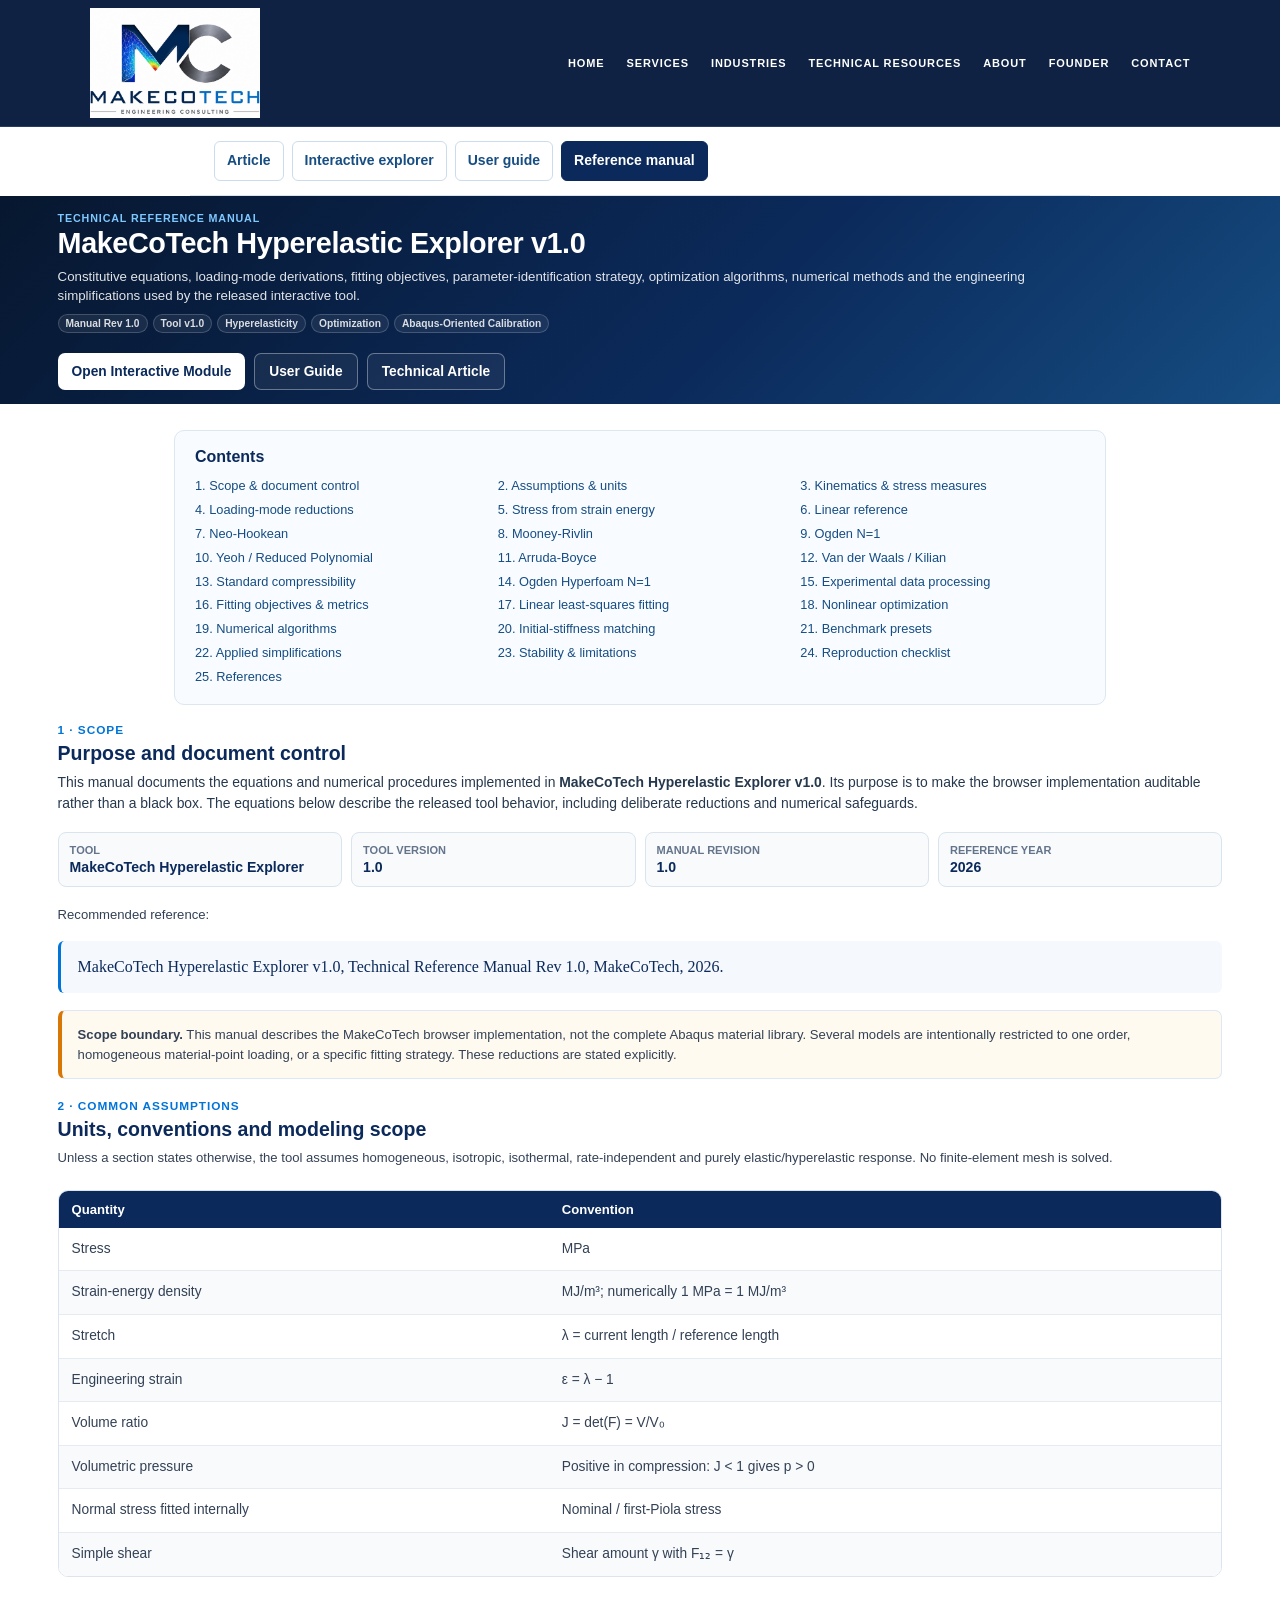
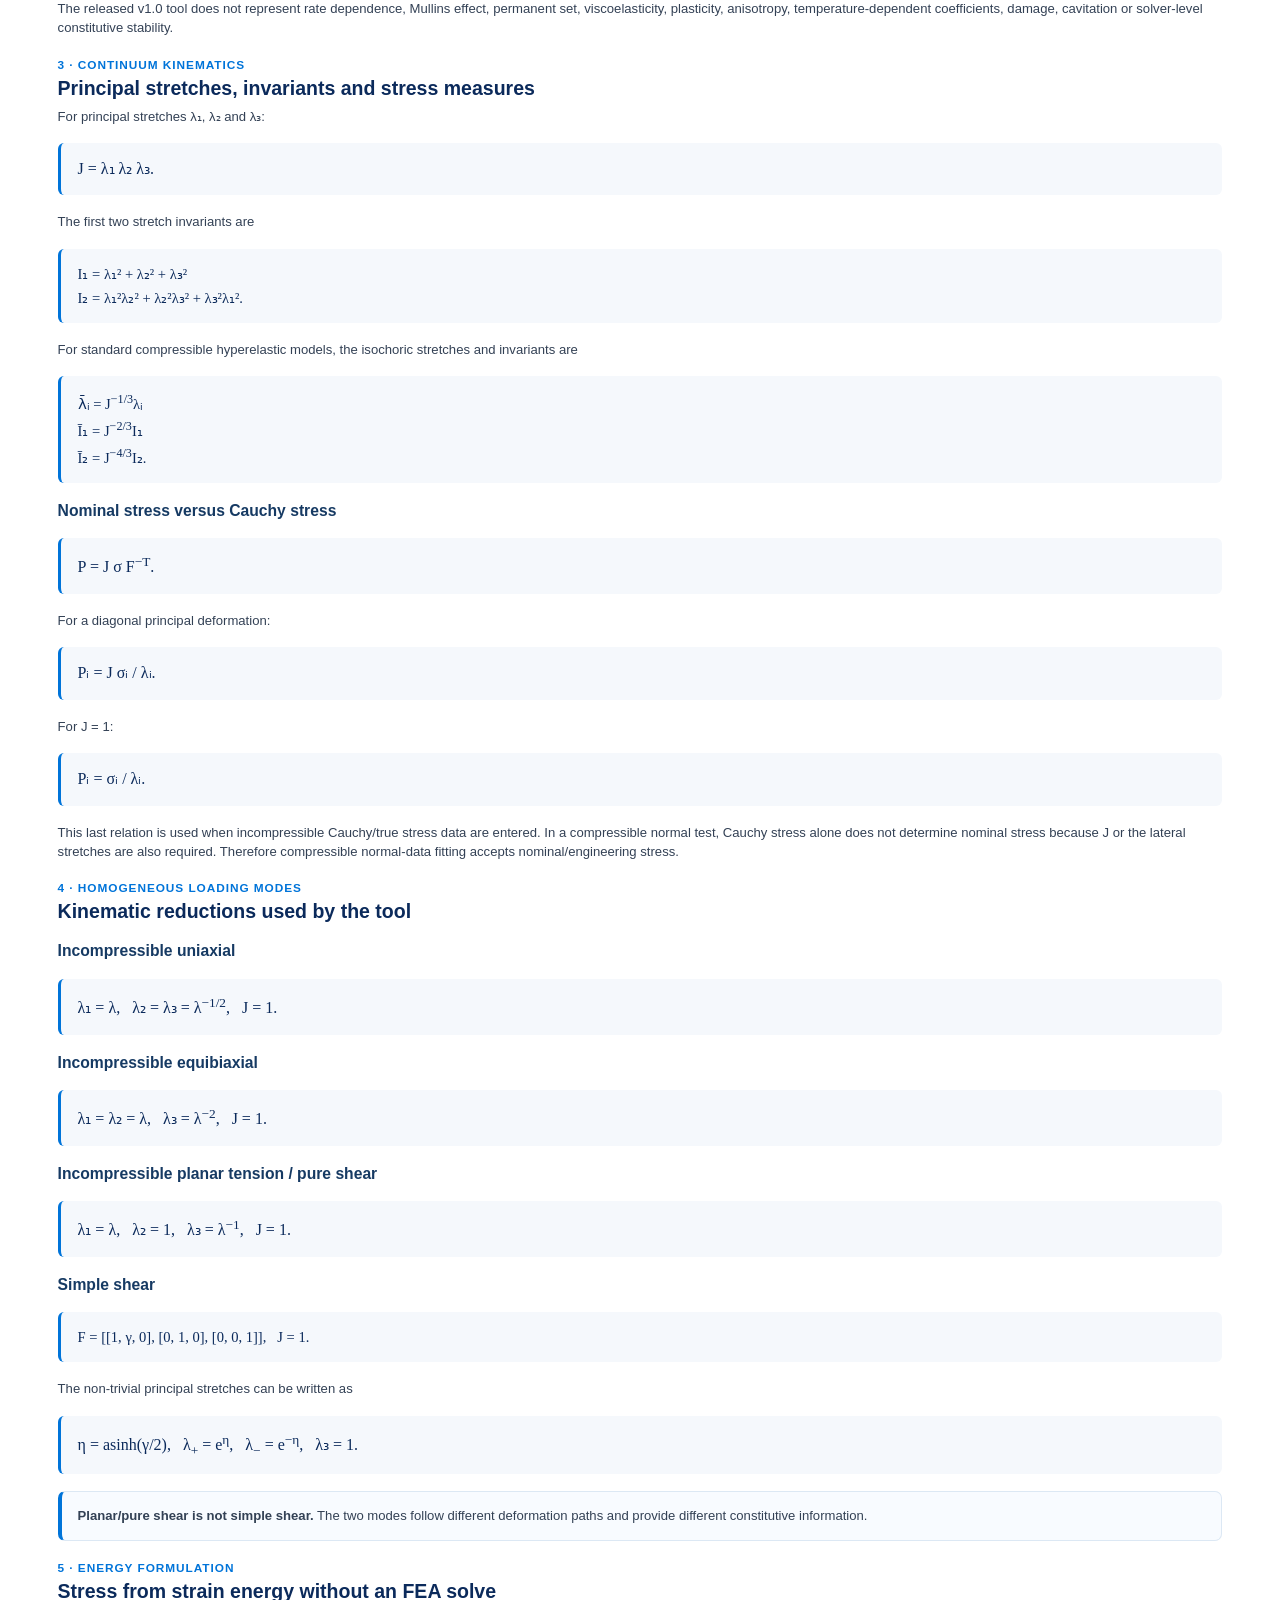
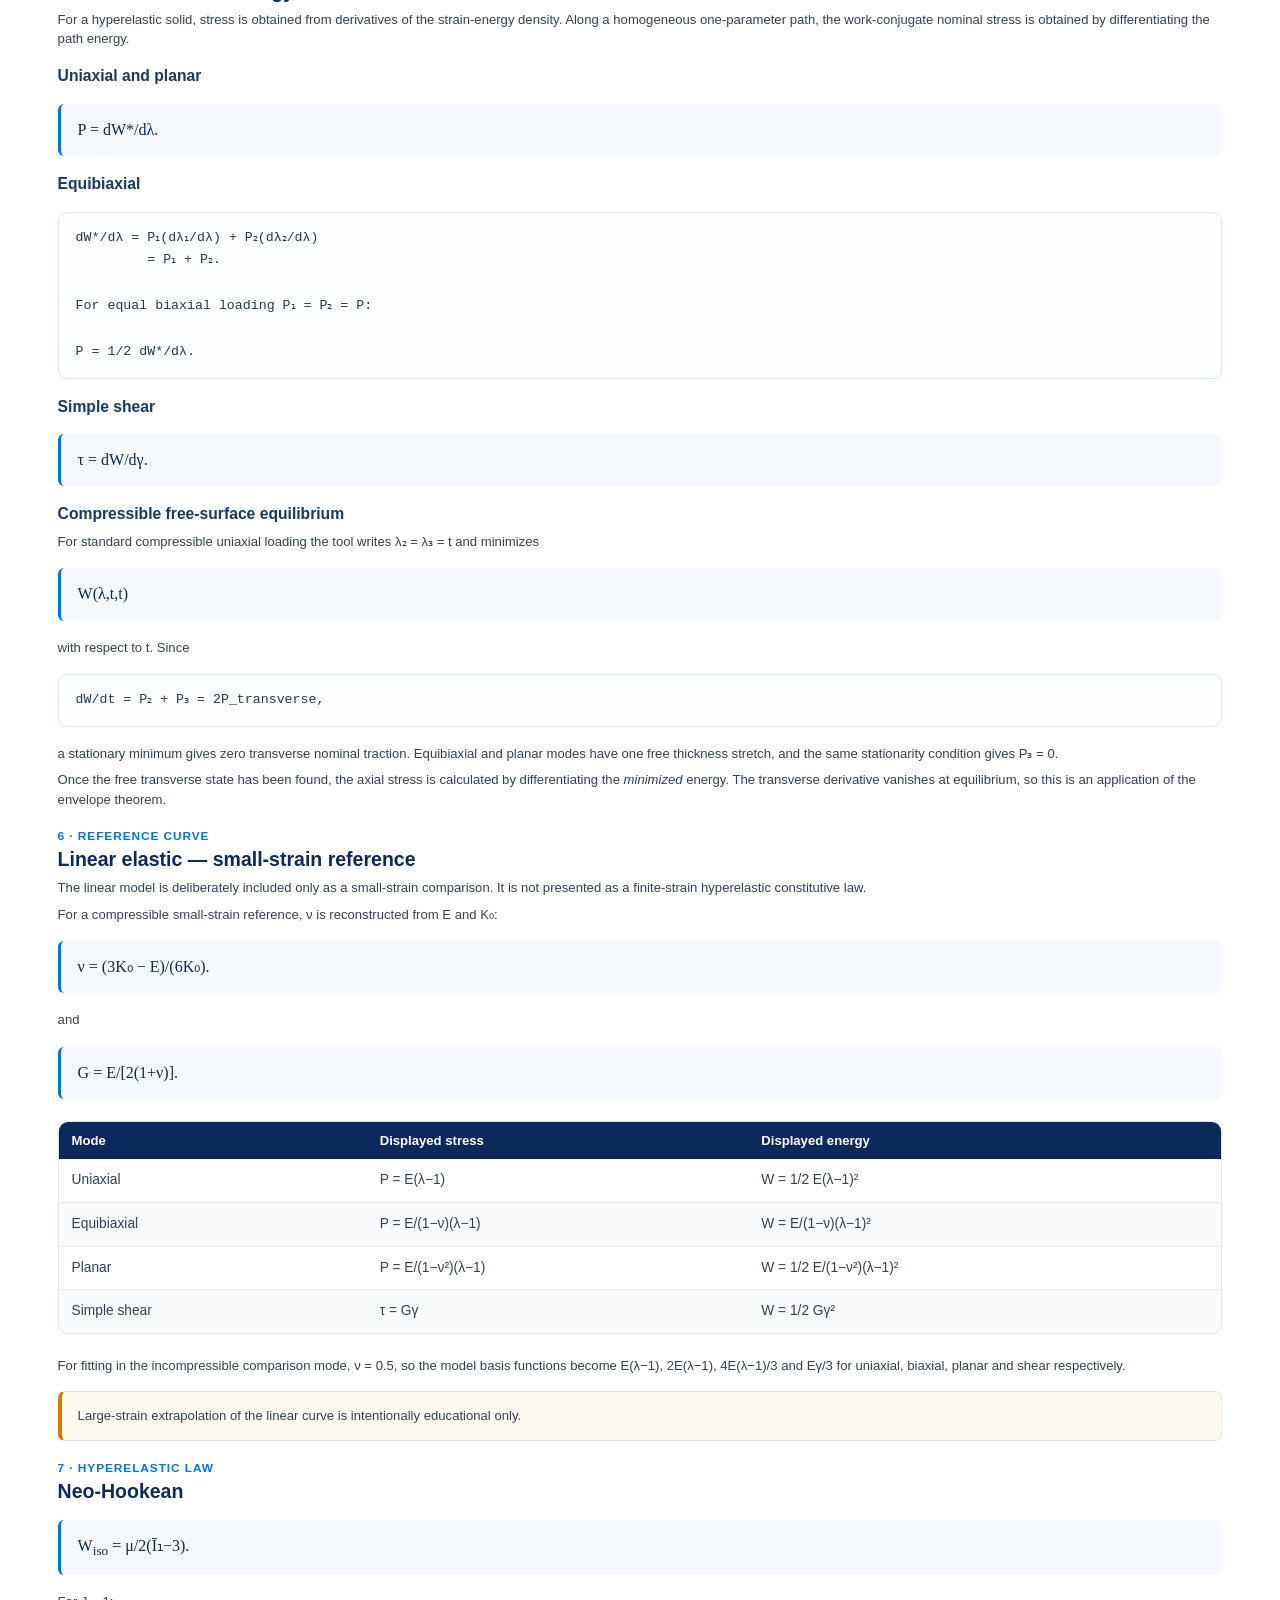
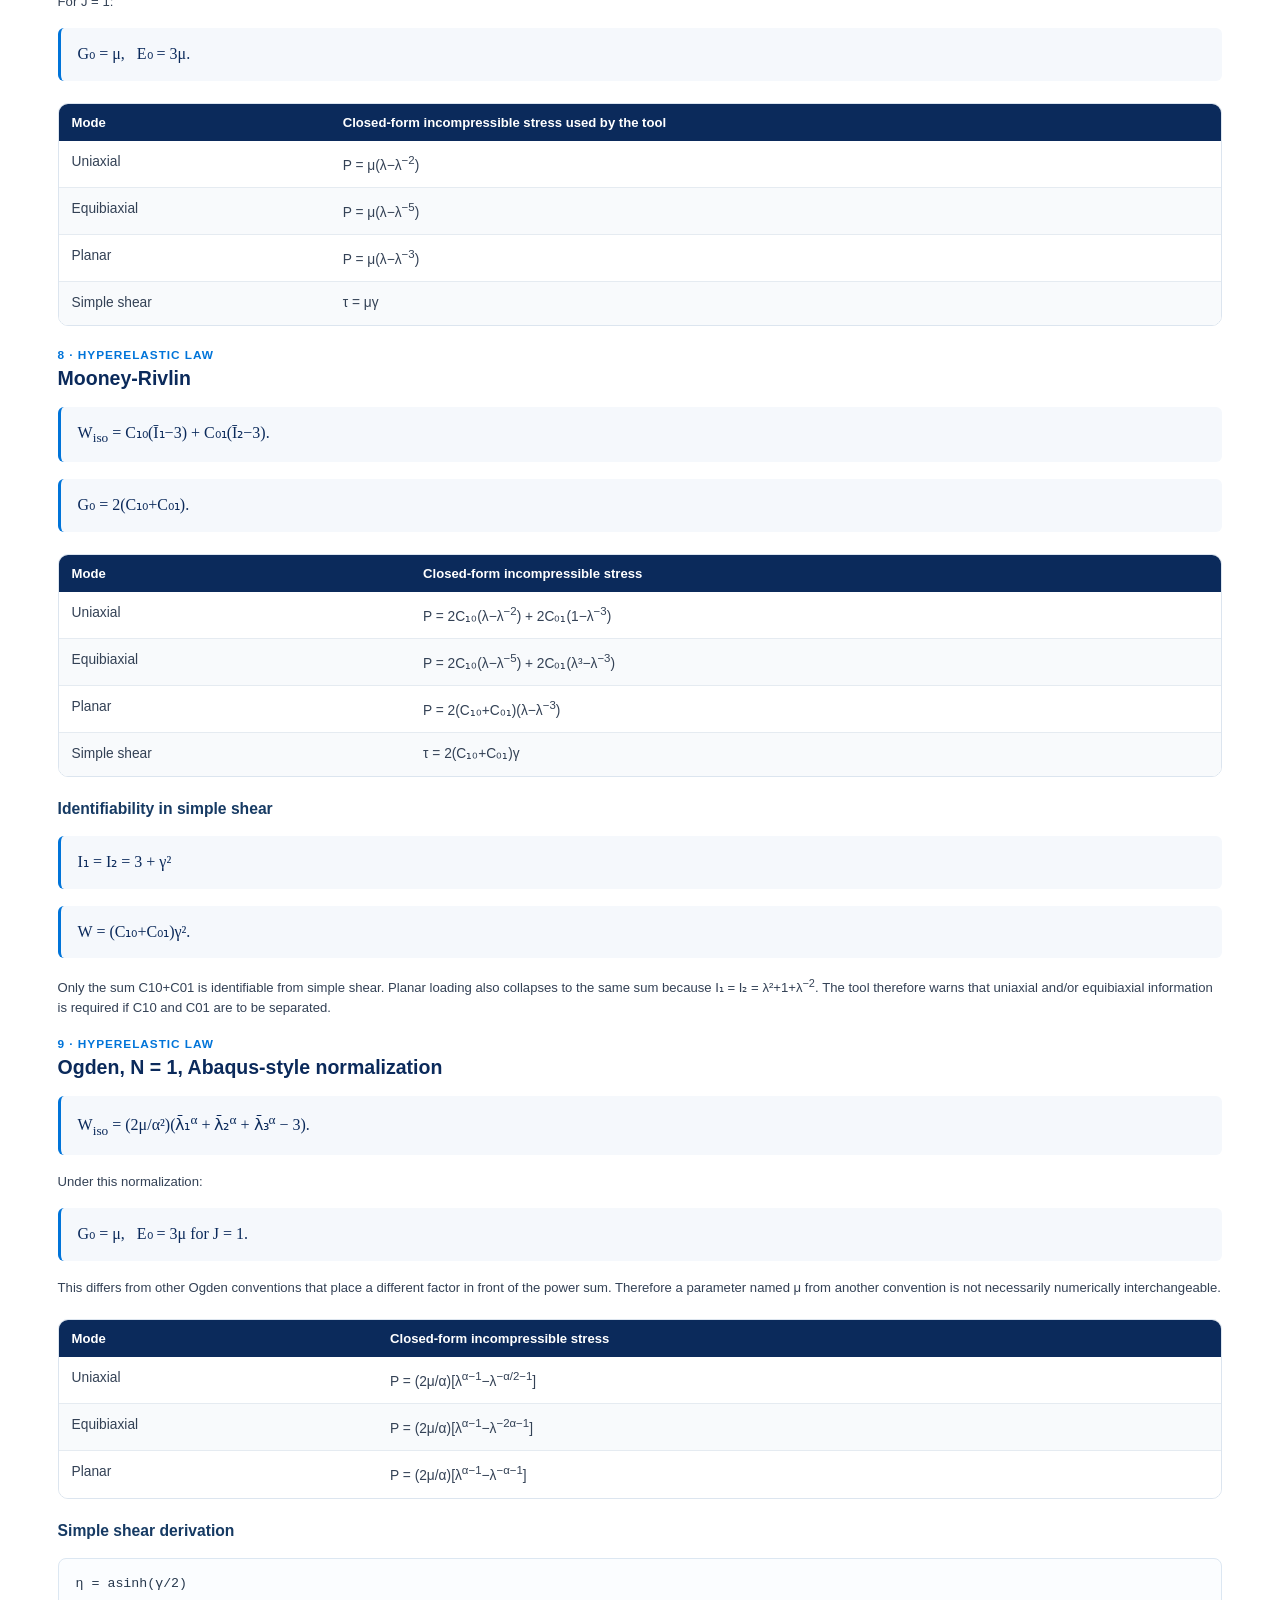
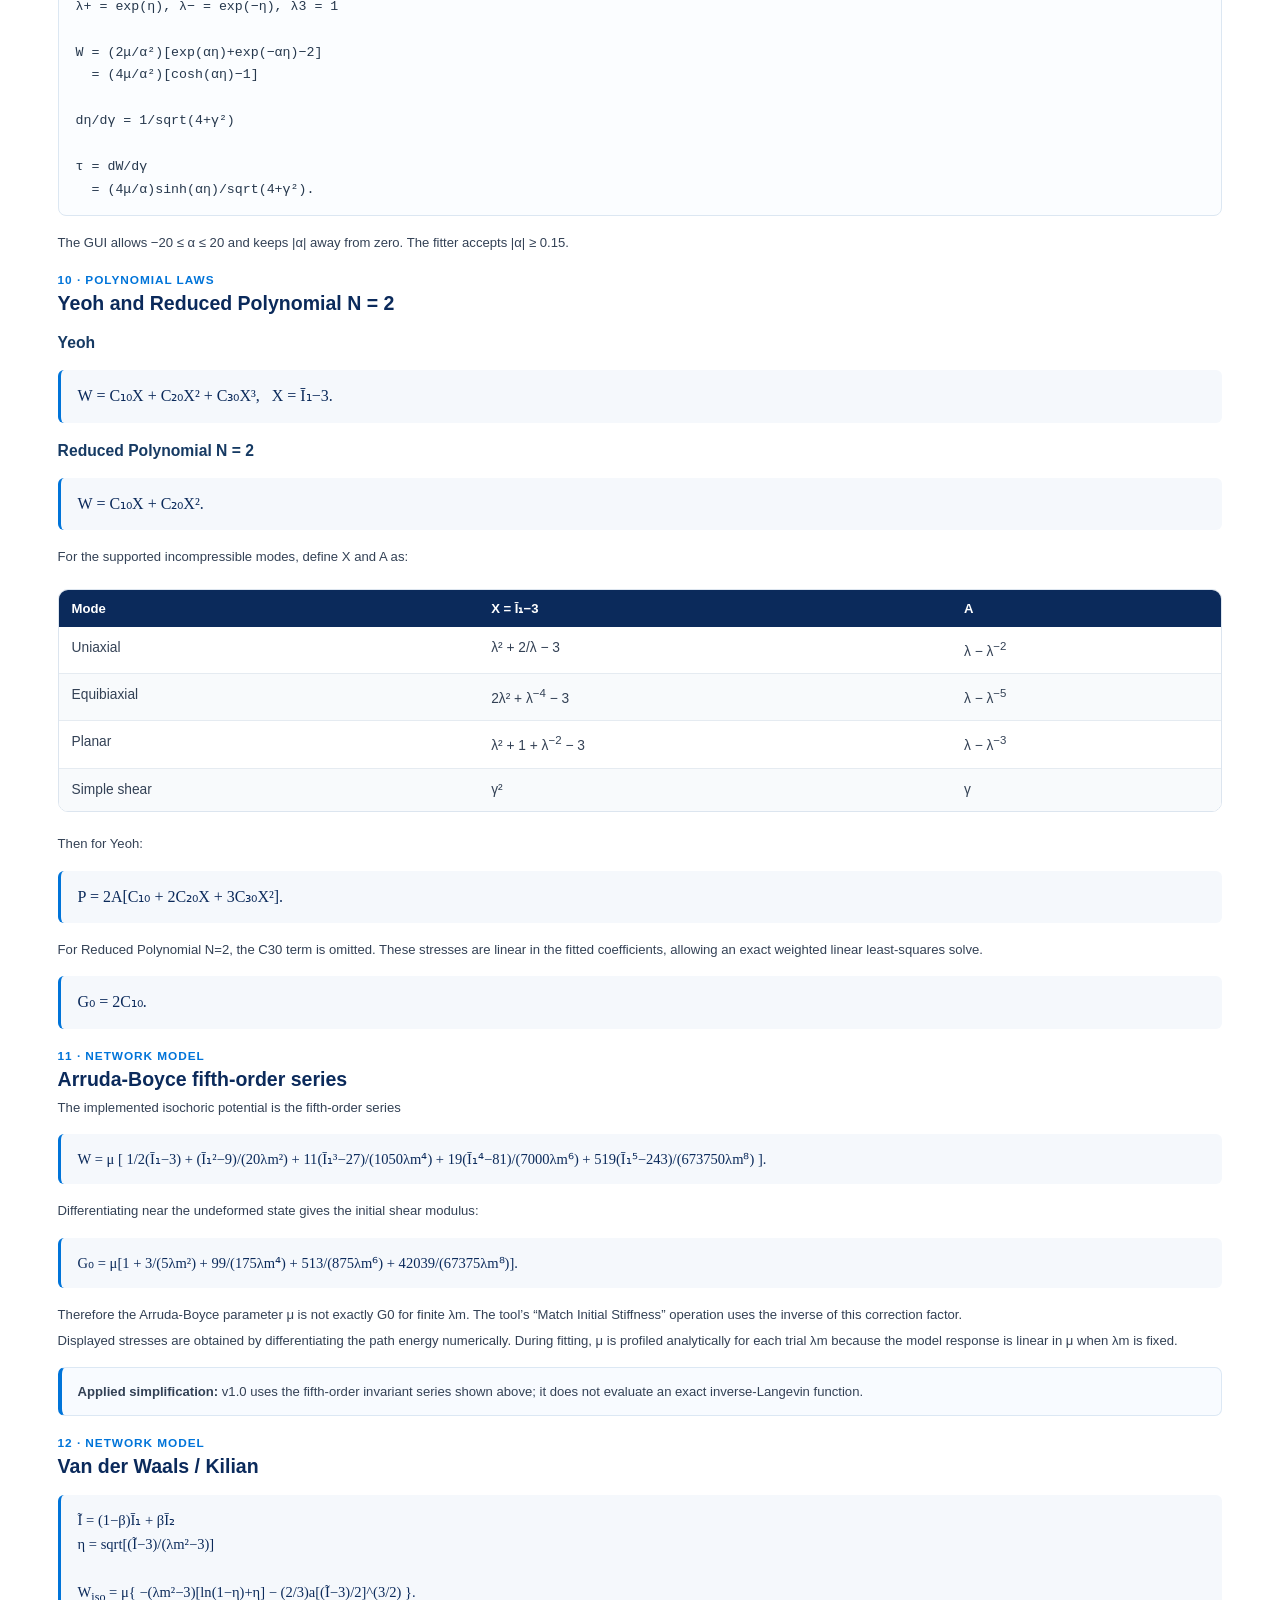
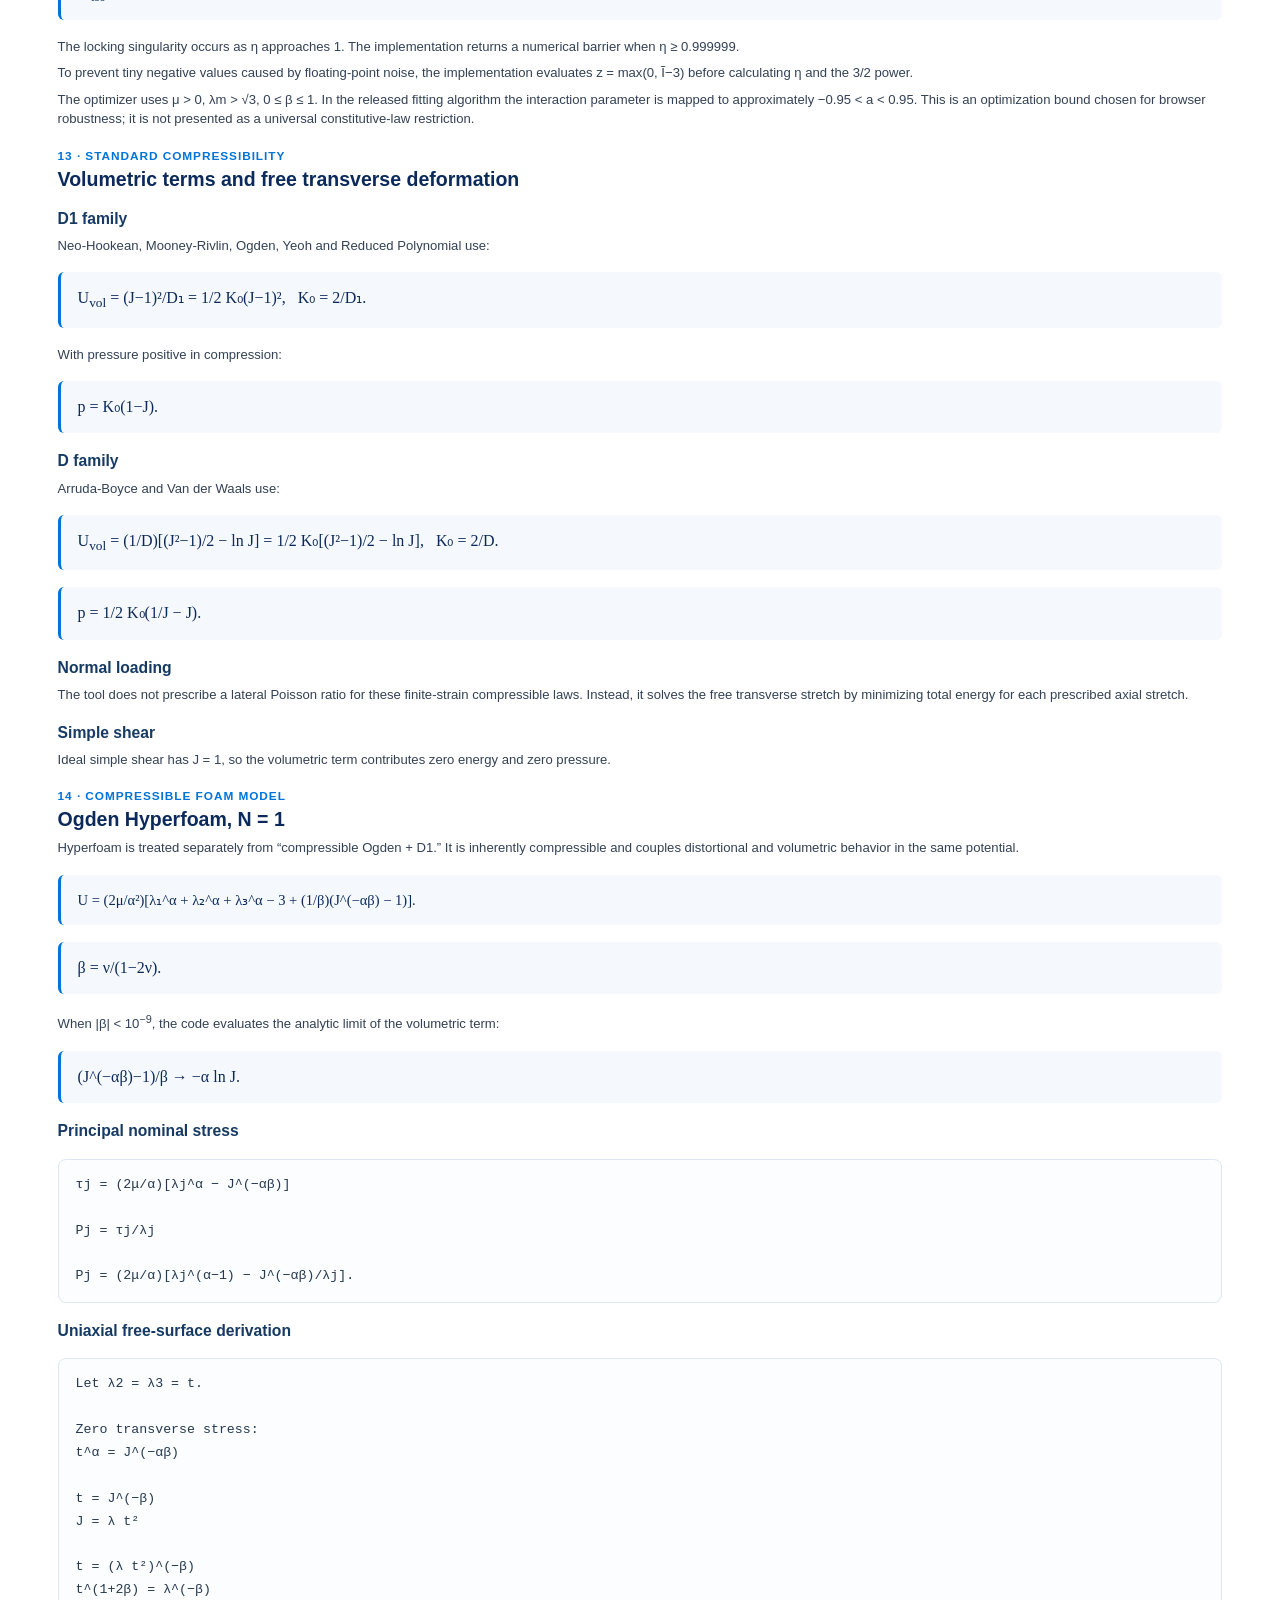
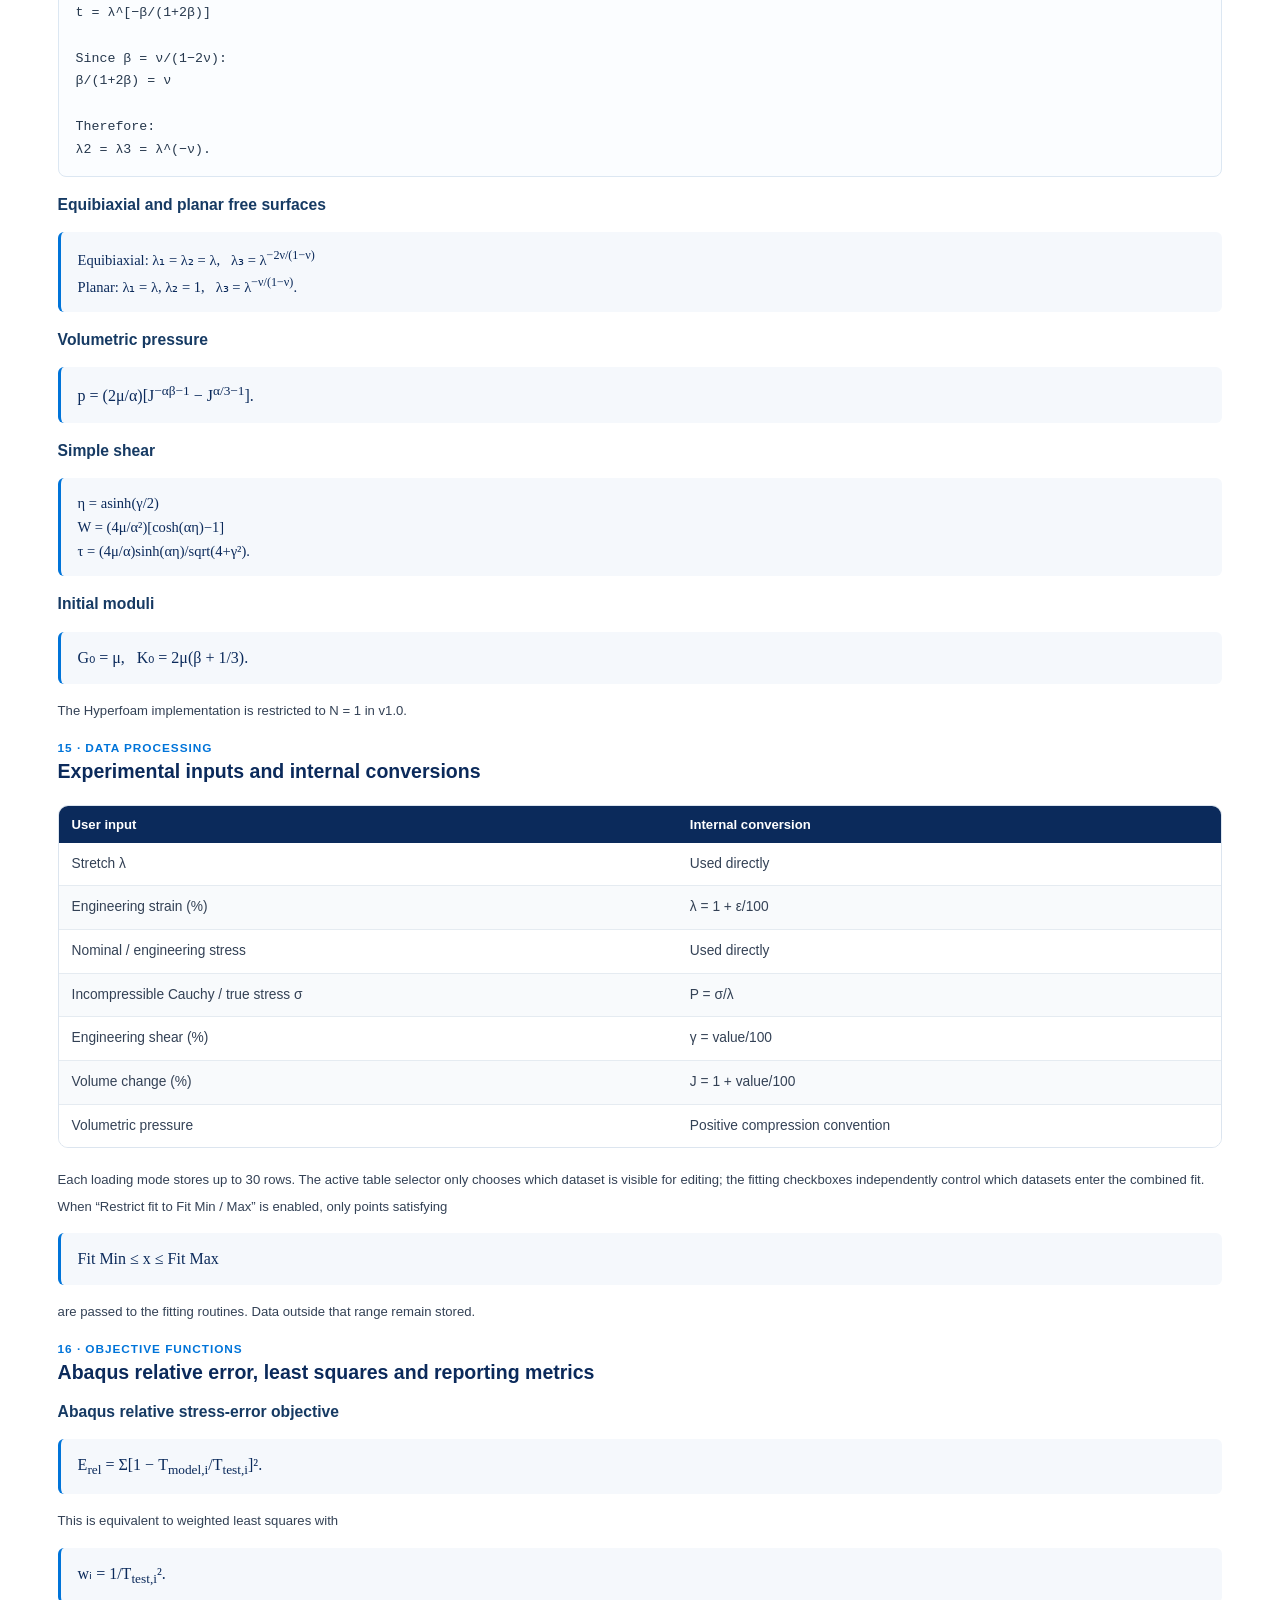
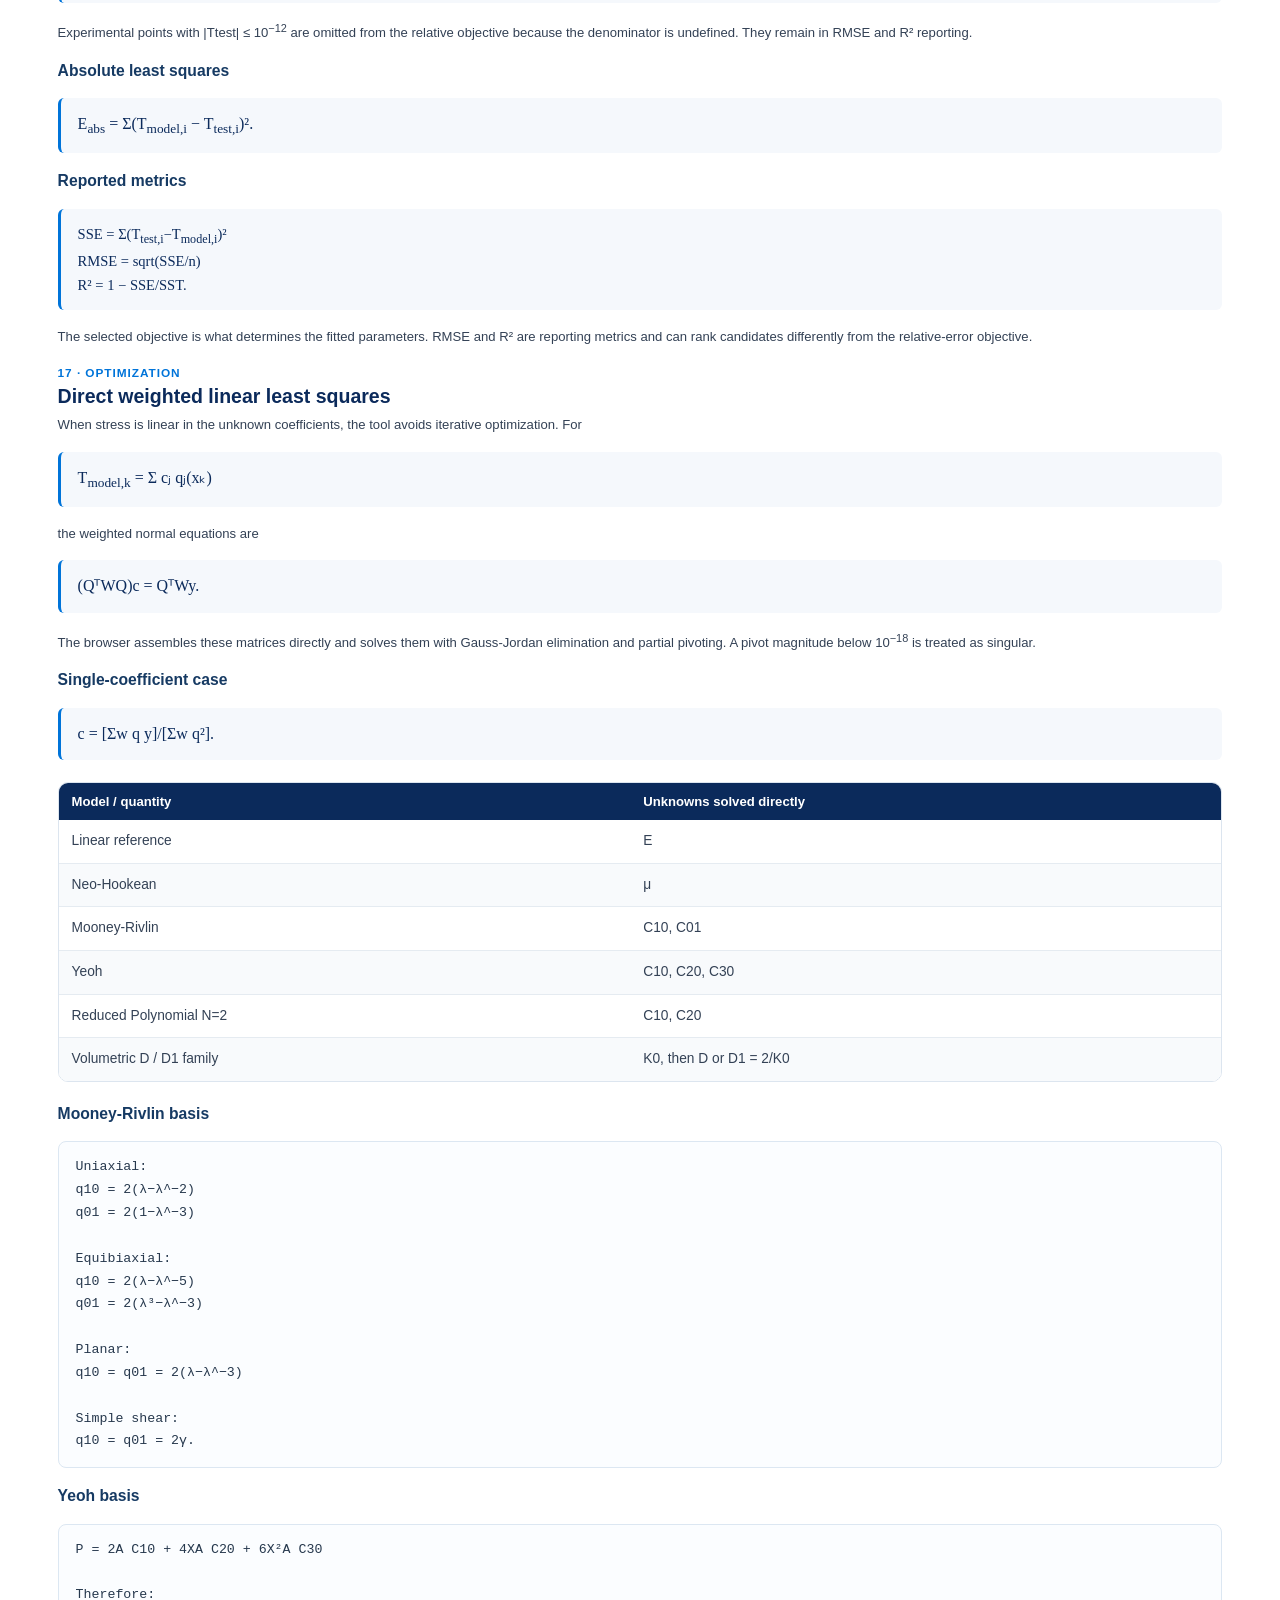
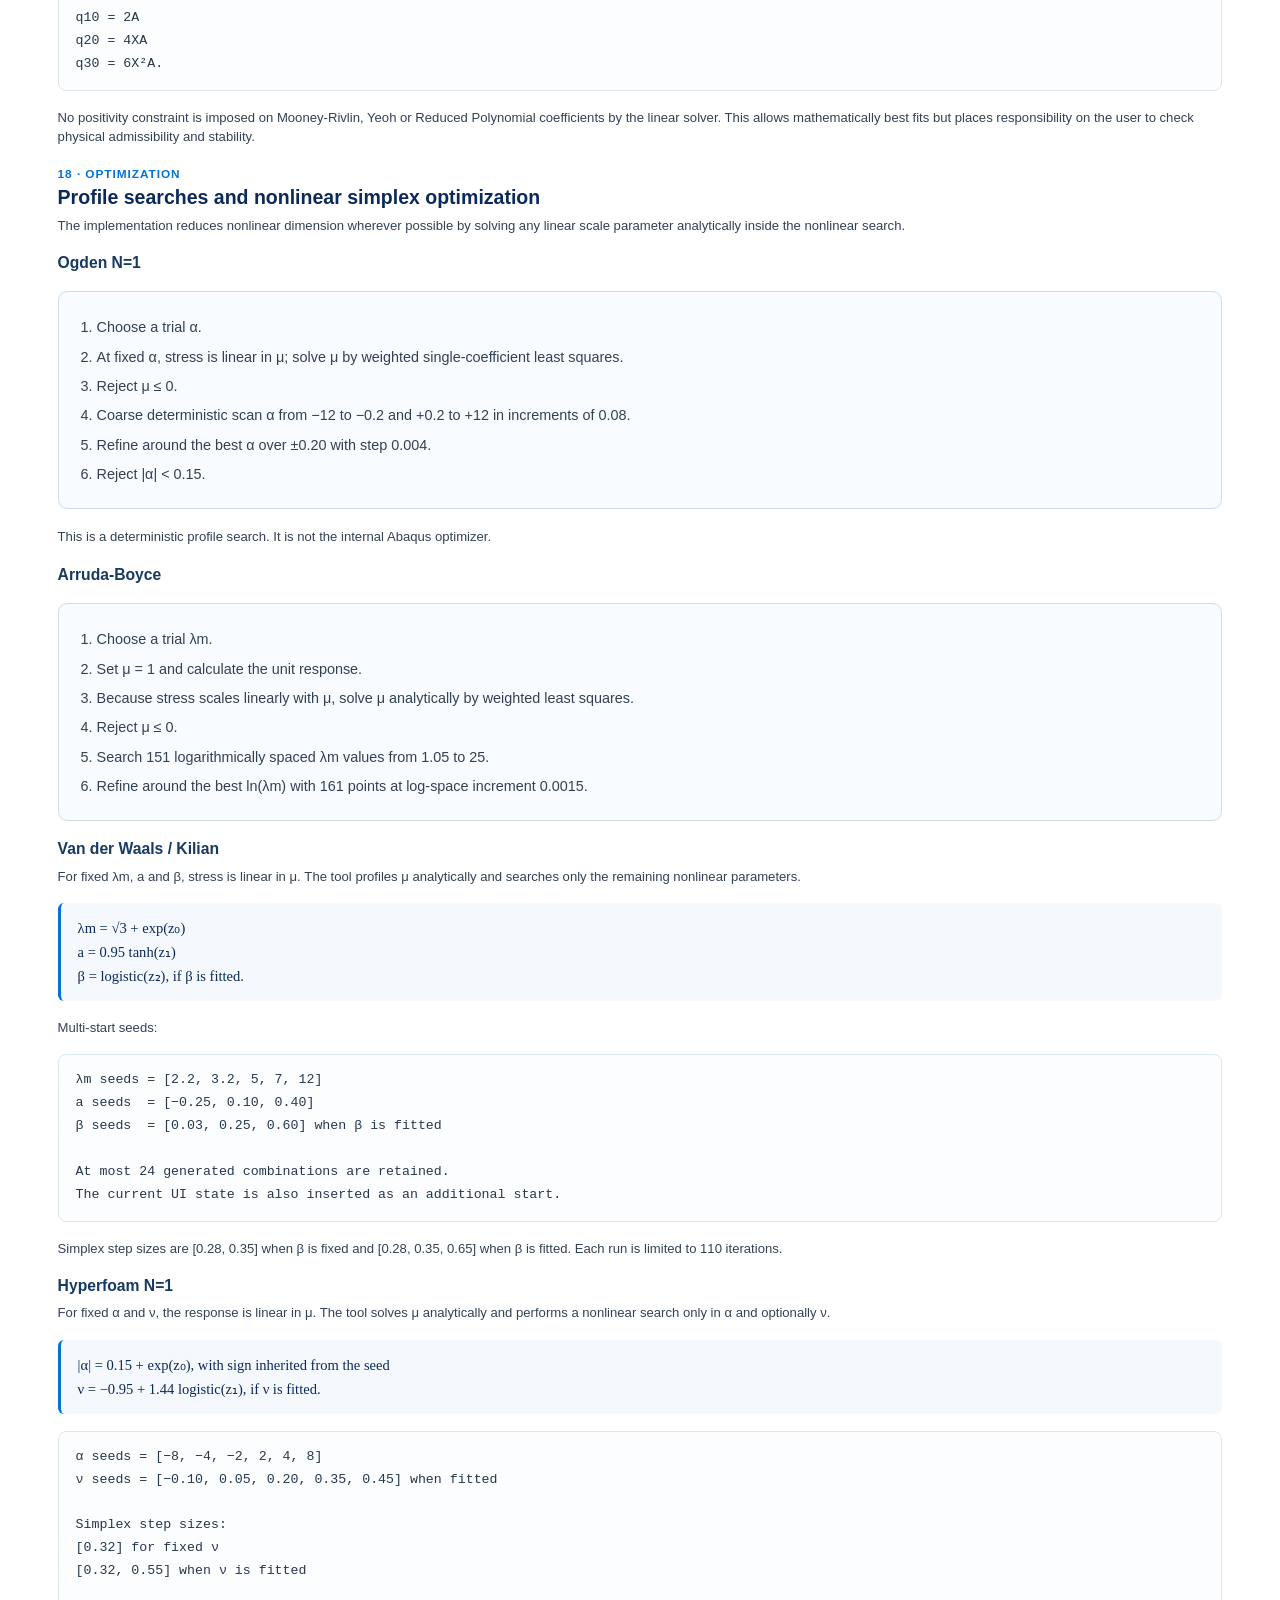
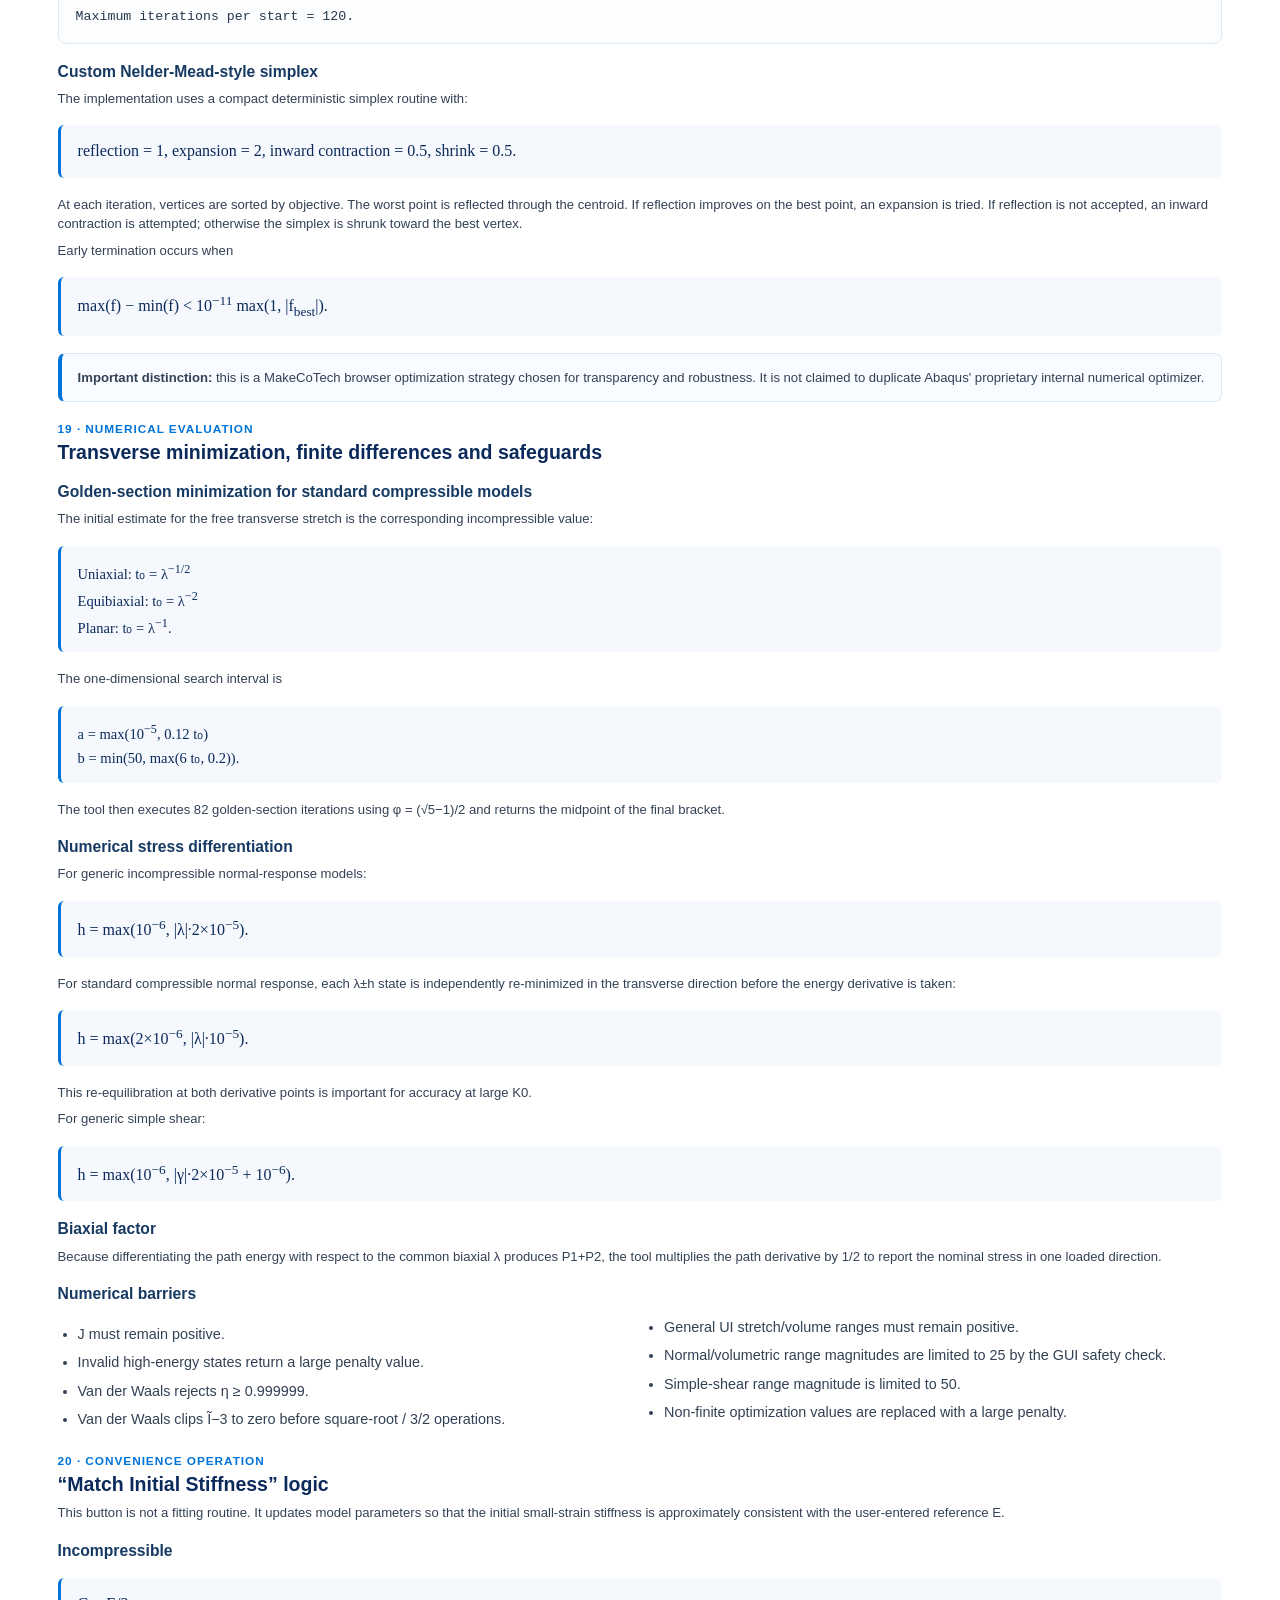
<file: hyperelastic-explorer-reference-manual-v1.0.html>
<!DOCTYPE html>
<html lang="en">
<head>
<meta charset="utf-8"/>
<meta name="viewport" content="width=device-width, initial-scale=1.0"/>
<title>MakeCoTech Hyperelastic Explorer v1.0 — Technical Reference Manual | MakeCoTech</title>
<meta name="description" content="Technical reference manual for MakeCoTech Hyperelastic Explorer v1.0: constitutive derivations, loading-mode reductions, fitting objectives, optimization algorithms, numerical methods and implementation assumptions."/>
<link href="style.css" rel="stylesheet"/>
<link rel="icon" href="makecotech_mc_icon.png"/>
<style>
.article-page{background:#fff}
.article-hero{background:linear-gradient(135deg,#07172f 0%,#0b2a5b 60%,#164d82 100%);color:#fff;padding:42px 24px 36px}
.article-container{width:100%;max-width:980px;margin:0 auto}
.article-hero .eyebrow{margin:0 0 8px;color:#7ec8ff;font-size:.76rem;font-weight:800;text-transform:uppercase;letter-spacing:.08em}
.article-hero h1{max-width:920px;margin:0;color:#fff;font-size:clamp(1.9rem,3.6vw,2.8rem);line-height:1.12;letter-spacing:-.02em}
.article-hero .lead{max-width:880px;margin:14px 0 0;color:rgba(255,255,255,.86);font-size:1rem;line-height:1.65}
.article-meta{display:flex;flex-wrap:wrap;gap:7px;margin-top:18px}
.article-tag{padding:5px 9px;border:1px solid rgba(255,255,255,.18);border-radius:999px;background:rgba(255,255,255,.06);color:rgba(255,255,255,.82);font-size:.78rem;font-weight:600}
.article-actions{display:flex;flex-wrap:wrap;gap:9px;margin-top:20px}
.article-btn{display:inline-flex;align-items:center;justify-content:center;padding:10px 14px;border-radius:7px;text-decoration:none;font-size:.86rem;font-weight:800}
.article-btn.primary{background:#fff;color:#0b2a5b}
.article-btn.secondary{border:1px solid rgba(255,255,255,.35);color:#fff;background:rgba(255,255,255,.06)}
.article-btn:hover{text-decoration:none;filter:brightness(.97)}
.toc{max-width:980px;margin:0 auto;padding:26px 24px 0}
.toc-box{padding:17px 20px;border:1px solid #dce7f1;border-radius:10px;background:#f8fbff}
.toc-box>strong{color:#0b2a5b}
.toc-grid{display:grid;grid-template-columns:repeat(3,minmax(0,1fr));gap:4px 18px;margin-top:10px}
.toc a{color:#164d82;text-decoration:none;font-size:.8rem;line-height:1.55}
.article-body{max-width:980px;margin:0 auto;padding:38px 24px 60px}
.article-body section{margin-bottom:48px}
.article-section-label{display:block;margin-bottom:5px;color:#0074d9;font-size:.74rem;font-weight:800;text-transform:uppercase;letter-spacing:.08em}
.article-body h2{margin:0 0 14px;color:#0b2a5b;font-size:1.55rem;line-height:1.28;text-align:left}
.article-body h3{margin:25px 0 9px;color:#163a63;font-size:1.08rem}
.article-body h4{margin:18px 0 7px;color:#274d72;font-size:.96rem}
.article-body p{margin:0 0 14px;color:#334155;font-size:.95rem;line-height:1.72;text-align:left}
.article-intro{color:#26384d!important;font-size:1.02rem!important}
.eq{margin:17px 0;padding:13px 17px;border-left:3px solid #0074d9;border-radius:6px;background:#f5f8fc;color:#0b2a5b;font-family:Cambria,Georgia,serif;font-size:1rem;line-height:1.65;overflow:auto}
.eq.small{font-size:.91rem}
.deriv{margin:17px 0;padding:14px 17px;border:1px solid #dce7f2;border-radius:8px;background:#fbfdff;color:#26384d;font-family:Consolas,"Courier New",monospace;font-size:.83rem;line-height:1.72;white-space:pre-wrap;overflow:auto}
.callout{margin:20px 0;padding:17px 19px;border:1px solid #dce8f4;border-left:4px solid #0074d9;border-radius:8px;background:#f8fbff}
.callout.warning{border-left-color:#d97706;background:#fffaf0}
.callout p:last-child{margin-bottom:0}
.tablewrap{margin:22px 0;overflow-x:auto;border:1px solid #dce5ef;border-radius:10px}
table{width:100%;border-collapse:collapse;background:#fff;min-width:690px}
th{padding:11px 13px;background:#0b2a5b;color:#fff;font-size:.82rem;text-align:left}
td{padding:11px 13px;border-bottom:1px solid #e5ebf1;color:#334155;font-size:.86rem;line-height:1.5;vertical-align:top}
tr:last-child td{border-bottom:none}
tbody tr:nth-child(even){background:#f8fafc}
.doccontrol{display:grid;grid-template-columns:repeat(4,minmax(0,1fr));gap:9px;margin:18px 0}
.doccontrol div{padding:11px;border:1px solid #d9e4ee;border-radius:8px;background:#f8fafc}
.doccontrol small{display:block;color:#64748b;font-size:.69rem;font-weight:800;text-transform:uppercase}
.doccontrol b{display:block;color:#0b2a5b;font-size:.88rem;margin-top:3px}
.algo{margin:18px 0;padding:16px;border:1px solid #cfddea;border-radius:9px;background:#f8fbff}
.algo ol,.algo ul{margin:8px 0 0;padding-left:22px}
.algo li{margin:7px 0;color:#334155;font-size:.9rem;line-height:1.55}
.checklist{columns:2;column-gap:28px;margin:12px 0;padding-left:20px}
.checklist li{break-inside:avoid;margin:7px 0;color:#334155;font-size:.9rem;line-height:1.5}
.reference-list{font-size:.83rem;color:#66788d}
.reference-list a{color:#0074d9}
.resource-links{display:flex;flex-wrap:wrap;gap:9px;margin-top:14px}
.resource-links a{display:inline-flex;padding:9px 12px;border-radius:7px;background:#0b2a5b;color:#fff;font-size:.82rem;font-weight:800;text-decoration:none}
.resource-links a.alt{background:#fff;color:#0b2a5b;border:1px solid #9fbad3}
.code{font-family:Consolas,monospace;color:#0b2a5b;background:#edf5fc;padding:1px 5px;border-radius:4px}
@media(max-width:820px){
 .toc-grid{grid-template-columns:1fr 1fr}
 .doccontrol{grid-template-columns:1fr 1fr}
}
@media(max-width:560px){
 .article-actions{flex-direction:column;align-items:stretch}
 .toc-grid,.doccontrol{grid-template-columns:1fr}
 .checklist{columns:1}
}
@media print{
 .site-header,.article-actions,.toc{display:none!important}
 .article-hero{background:#fff!important;color:#111!important;padding:18px 0}
 .article-hero h1,.article-hero .lead,.article-hero .eyebrow{color:#111!important}
 .article-body{max-width:none;padding:0}
 section{break-inside:avoid}
}

/* Navigation for the Hyperelastic Explorer publication. */
.hyperelastic-nav{display:flex;flex-wrap:wrap;gap:8px;max-width:900px;margin:0 auto;padding:14px 24px;border-bottom:1px solid #dbe5f0;background:#fff;font:600 .875rem/1.4 Arial,Helvetica,sans-serif}
.hyperelastic-nav a{display:inline-flex;align-items:center;min-height:40px;padding:8px 12px;border:1px solid #cbdcec;border-radius:6px;color:#164d82;text-decoration:none}
.hyperelastic-nav a:hover{background:#edf6ff;border-color:#0074d9}
.hyperelastic-nav a[aria-current="page"]{background:#0b2a5b;color:#fff;border-color:#0b2a5b}
.hyperelastic-nav a:focus-visible,.resource-publication a:focus-visible{outline:3px solid #008cff;outline-offset:3px}
#tool .hyperelastic-nav{max-width:none;margin:0 0 10px;padding:0 0 10px;border-color:#26364a;background:transparent}
#tool .hyperelastic-nav a{border-color:#40536a;color:#dbeafe;background:#10233a}
#tool .hyperelastic-nav a[aria-current="page"]{background:#dbeafe;color:#081d33}
@media(max-width:560px){.hyperelastic-nav{padding:12px 16px;gap:6px}.hyperelastic-nav a{flex:1 1 calc(50% - 6px);justify-content:center;text-align:center}}
@media print{.hyperelastic-nav{display:none}}

</style>
<link rel="canonical" href="https://www.makecotech.com/hyperelastic-explorer-reference-manual-v1.0.html"/>
<meta property="og:type" content="article"/>
<meta property="og:site_name" content="MakeCoTech"/>
<meta property="og:title" content="MakeCoTech Hyperelastic Explorer v1.0 — Technical Reference Manual | MakeCoTech"/>
<meta property="og:description" content="Technical reference manual for MakeCoTech Hyperelastic Explorer v1.0: constitutive derivations, loading-mode reductions, fitting objectives, optimization algorithms, numerical methods and implementation assumptions."/>
<meta property="og:url" content="https://www.makecotech.com/hyperelastic-explorer-reference-manual-v1.0.html"/>
<meta name="twitter:card" content="summary"/>
</head>
<body class="article-page">

<header class="site-header">
<a aria-label="MakeCoTech home" class="brand" href="index.html"><img alt="MakeCoTech logo" src="makecotech_logo.png"/></a>
<button type="button" aria-label="Open menu" aria-expanded="false" aria-controls="site-navigation" class="menu-toggle">☰</button>
<nav class="nav" id="site-navigation" aria-label="Main navigation">
<a href="index.html#home">Home</a>
<a href="index.html#services">Services</a>
<a href="index.html#industries">Industries</a>
<a href="index.html#resources">Technical Resources</a>
<a href="index.html#about">About</a>
<a href="index.html#founder">Founder</a>
<a href="index.html#contact">Contact</a>
</nav>
</header>
<nav class="hyperelastic-nav" aria-label="Hyperelastic resources">
<a href="hyperelastic-material-modeling.html">Article</a>
<a href="MakeCoTech_Hyperelastic_Explorer_v1.0.html">Interactive explorer</a>
<a href="hyperelastic-explorer-help.html">User guide</a>
<a href="hyperelastic-explorer-reference-manual-v1.0.html" aria-current="page">Reference manual</a>
</nav>


<main>
<section class="article-hero">
<div class="article-container">
<p class="eyebrow">Technical Reference Manual</p>
<h1>MakeCoTech Hyperelastic Explorer v1.0</h1>
<p class="lead">Constitutive equations, loading-mode derivations, fitting objectives, parameter-identification strategy, optimization algorithms, numerical methods and the engineering simplifications used by the released interactive tool.</p>
<div class="article-meta">
<span class="article-tag">Manual Rev 1.0</span>
<span class="article-tag">Tool v1.0</span>
<span class="article-tag">Hyperelasticity</span>
<span class="article-tag">Optimization</span>
<span class="article-tag">Abaqus-Oriented Calibration</span>
</div>
<div class="article-actions">
<a class="article-btn primary" href="MakeCoTech_Hyperelastic_Explorer_v1.0.html">Open Interactive Module</a>
<a class="article-btn secondary" href="hyperelastic-explorer-help.html">User Guide</a>
<a class="article-btn secondary" href="hyperelastic-material-modeling.html">Technical Article</a>
</div>
</div>
</section>

<div class="toc">
<div class="toc-box">
<strong>Contents</strong>
<div class="toc-grid">
<a href="#scope">1. Scope & document control</a>
<a href="#assumptions">2. Assumptions & units</a>
<a href="#kinematics">3. Kinematics & stress measures</a>
<a href="#loading">4. Loading-mode reductions</a>
<a href="#energy">5. Stress from strain energy</a>
<a href="#linear">6. Linear reference</a>
<a href="#neo">7. Neo-Hookean</a>
<a href="#mr">8. Mooney-Rivlin</a>
<a href="#ogden">9. Ogden N=1</a>
<a href="#poly">10. Yeoh / Reduced Polynomial</a>
<a href="#arruda">11. Arruda-Boyce</a>
<a href="#vdw">12. Van der Waals / Kilian</a>
<a href="#compressible">13. Standard compressibility</a>
<a href="#hyperfoam">14. Ogden Hyperfoam N=1</a>
<a href="#input">15. Experimental data processing</a>
<a href="#objective">16. Fitting objectives & metrics</a>
<a href="#linearfit">17. Linear least-squares fitting</a>
<a href="#nonlinearfit">18. Nonlinear optimization</a>
<a href="#numerics">19. Numerical algorithms</a>
<a href="#matching">20. Initial-stiffness matching</a>
<a href="#benchmarks">21. Benchmark presets</a>
<a href="#simplifications">22. Applied simplifications</a>
<a href="#stability">23. Stability & limitations</a>
<a href="#reproduce">24. Reproduction checklist</a>
<a href="#references">25. References</a>
</div>
</div>
</div>

<div class="article-body">

<section id="scope">
<span class="article-section-label">1 · Scope</span>
<h2>Purpose and document control</h2>
<p class="article-intro">This manual documents the equations and numerical procedures implemented in <strong>MakeCoTech Hyperelastic Explorer v1.0</strong>. Its purpose is to make the browser implementation auditable rather than a black box. The equations below describe the released tool behavior, including deliberate reductions and numerical safeguards.</p>

<div class="doccontrol">
<div><small>Tool</small><b>MakeCoTech Hyperelastic Explorer</b></div>
<div><small>Tool version</small><b>1.0</b></div>
<div><small>Manual revision</small><b>1.0</b></div>
<div><small>Reference year</small><b>2026</b></div>
</div>

<p>Recommended reference:</p>
<div class="eq">MakeCoTech Hyperelastic Explorer v1.0, Technical Reference Manual Rev 1.0, MakeCoTech, 2026.</div>

<div class="callout warning"><p><strong>Scope boundary.</strong> This manual describes the MakeCoTech browser implementation, not the complete Abaqus material library. Several models are intentionally restricted to one order, homogeneous material-point loading, or a specific fitting strategy. These reductions are stated explicitly.</p></div>
</section>

<section id="assumptions">
<span class="article-section-label">2 · Common assumptions</span>
<h2>Units, conventions and modeling scope</h2>
<p>Unless a section states otherwise, the tool assumes homogeneous, isotropic, isothermal, rate-independent and purely elastic/hyperelastic response. No finite-element mesh is solved.</p>

<div class="tablewrap"><table>
<thead><tr><th>Quantity</th><th>Convention</th></tr></thead>
<tbody>
<tr><td>Stress</td><td>MPa</td></tr>
<tr><td>Strain-energy density</td><td>MJ/m³; numerically 1 MPa = 1 MJ/m³</td></tr>
<tr><td>Stretch</td><td>λ = current length / reference length</td></tr>
<tr><td>Engineering strain</td><td>ε = λ − 1</td></tr>
<tr><td>Volume ratio</td><td>J = det(F) = V/V₀</td></tr>
<tr><td>Volumetric pressure</td><td>Positive in compression: J &lt; 1 gives p &gt; 0</td></tr>
<tr><td>Normal stress fitted internally</td><td>Nominal / first-Piola stress</td></tr>
<tr><td>Simple shear</td><td>Shear amount γ with F₁₂ = γ</td></tr>
</tbody></table></div>

<p>The released v1.0 tool does not represent rate dependence, Mullins effect, permanent set, viscoelasticity, plasticity, anisotropy, temperature-dependent coefficients, damage, cavitation or solver-level constitutive stability.</p>
</section>

<section id="kinematics">
<span class="article-section-label">3 · Continuum kinematics</span>
<h2>Principal stretches, invariants and stress measures</h2>

<p>For principal stretches λ₁, λ₂ and λ₃:</p>
<div class="eq">J = λ₁ λ₂ λ₃.</div>

<p>The first two stretch invariants are</p>
<div class="eq small">
I₁ = λ₁² + λ₂² + λ₃²<br>
I₂ = λ₁²λ₂² + λ₂²λ₃² + λ₃²λ₁².
</div>

<p>For standard compressible hyperelastic models, the isochoric stretches and invariants are</p>
<div class="eq small">
λ̄ᵢ = J<sup>−1/3</sup>λᵢ<br>
Ī₁ = J<sup>−2/3</sup>I₁<br>
Ī₂ = J<sup>−4/3</sup>I₂.
</div>

<h3>Nominal stress versus Cauchy stress</h3>
<div class="eq">P = J σ F<sup>−T</sup>.</div>
<p>For a diagonal principal deformation:</p>
<div class="eq">Pᵢ = J σᵢ / λᵢ.</div>
<p>For J = 1:</p>
<div class="eq">Pᵢ = σᵢ / λᵢ.</div>
<p>This last relation is used when incompressible Cauchy/true stress data are entered. In a compressible normal test, Cauchy stress alone does not determine nominal stress because J or the lateral stretches are also required. Therefore compressible normal-data fitting accepts nominal/engineering stress.</p>
</section>

<section id="loading">
<span class="article-section-label">4 · Homogeneous loading modes</span>
<h2>Kinematic reductions used by the tool</h2>

<h3>Incompressible uniaxial</h3>
<div class="eq">λ₁ = λ, &nbsp; λ₂ = λ₃ = λ<sup>−1/2</sup>, &nbsp; J = 1.</div>

<h3>Incompressible equibiaxial</h3>
<div class="eq">λ₁ = λ₂ = λ, &nbsp; λ₃ = λ<sup>−2</sup>, &nbsp; J = 1.</div>

<h3>Incompressible planar tension / pure shear</h3>
<div class="eq">λ₁ = λ, &nbsp; λ₂ = 1, &nbsp; λ₃ = λ<sup>−1</sup>, &nbsp; J = 1.</div>

<h3>Simple shear</h3>
<div class="eq small">
F = [[1, γ, 0], [0, 1, 0], [0, 0, 1]], &nbsp; J = 1.
</div>
<p>The non-trivial principal stretches can be written as</p>
<div class="eq">η = asinh(γ/2), &nbsp; λ<sub>+</sub> = e<sup>η</sup>, &nbsp; λ<sub>−</sub> = e<sup>−η</sup>, &nbsp; λ₃ = 1.</div>

<div class="callout"><p><strong>Planar/pure shear is not simple shear.</strong> The two modes follow different deformation paths and provide different constitutive information.</p></div>
</section>

<section id="energy">
<span class="article-section-label">5 · Energy formulation</span>
<h2>Stress from strain energy without an FEA solve</h2>

<p>For a hyperelastic solid, stress is obtained from derivatives of the strain-energy density. Along a homogeneous one-parameter path, the work-conjugate nominal stress is obtained by differentiating the path energy.</p>

<h3>Uniaxial and planar</h3>
<div class="eq">P = dW*/dλ.</div>

<h3>Equibiaxial</h3>
<div class="deriv">dW*/dλ = P₁(dλ₁/dλ) + P₂(dλ₂/dλ)
         = P₁ + P₂.

For equal biaxial loading P₁ = P₂ = P:

P = 1/2 dW*/dλ.</div>

<h3>Simple shear</h3>
<div class="eq">τ = dW/dγ.</div>

<h3>Compressible free-surface equilibrium</h3>
<p>For standard compressible uniaxial loading the tool writes λ₂ = λ₃ = t and minimizes</p>
<div class="eq">W(λ,t,t)</div>
<p>with respect to t. Since</p>
<div class="deriv">dW/dt = P₂ + P₃ = 2P_transverse,</div>
<p>a stationary minimum gives zero transverse nominal traction. Equibiaxial and planar modes have one free thickness stretch, and the same stationarity condition gives P₃ = 0.</p>

<p>Once the free transverse state has been found, the axial stress is calculated by differentiating the <em>minimized</em> energy. The transverse derivative vanishes at equilibrium, so this is an application of the envelope theorem.</p>
</section>

<section id="linear">
<span class="article-section-label">6 · Reference curve</span>
<h2>Linear elastic — small-strain reference</h2>

<p>The linear model is deliberately included only as a small-strain comparison. It is not presented as a finite-strain hyperelastic constitutive law.</p>

<p>For a compressible small-strain reference, ν is reconstructed from E and K₀:</p>
<div class="eq">ν = (3K₀ − E)/(6K₀).</div>
<p>and</p>
<div class="eq">G = E/[2(1+ν)].</div>

<div class="tablewrap"><table>
<thead><tr><th>Mode</th><th>Displayed stress</th><th>Displayed energy</th></tr></thead>
<tbody>
<tr><td>Uniaxial</td><td>P = E(λ−1)</td><td>W = 1/2 E(λ−1)²</td></tr>
<tr><td>Equibiaxial</td><td>P = E/(1−ν)(λ−1)</td><td>W = E/(1−ν)(λ−1)²</td></tr>
<tr><td>Planar</td><td>P = E/(1−ν²)(λ−1)</td><td>W = 1/2 E/(1−ν²)(λ−1)²</td></tr>
<tr><td>Simple shear</td><td>τ = Gγ</td><td>W = 1/2 Gγ²</td></tr>
</tbody></table></div>

<p>For fitting in the incompressible comparison mode, ν = 0.5, so the model basis functions become E(λ−1), 2E(λ−1), 4E(λ−1)/3 and Eγ/3 for uniaxial, biaxial, planar and shear respectively.</p>

<div class="callout warning"><p>Large-strain extrapolation of the linear curve is intentionally educational only.</p></div>
</section>

<section id="neo">
<span class="article-section-label">7 · Hyperelastic law</span>
<h2>Neo-Hookean</h2>
<div class="eq">W<sub>iso</sub> = μ/2(Ī₁−3).</div>
<p>For J = 1:</p>
<div class="eq">G₀ = μ, &nbsp; E₀ = 3μ.</div>

<div class="tablewrap"><table>
<thead><tr><th>Mode</th><th>Closed-form incompressible stress used by the tool</th></tr></thead>
<tbody>
<tr><td>Uniaxial</td><td>P = μ(λ−λ<sup>−2</sup>)</td></tr>
<tr><td>Equibiaxial</td><td>P = μ(λ−λ<sup>−5</sup>)</td></tr>
<tr><td>Planar</td><td>P = μ(λ−λ<sup>−3</sup>)</td></tr>
<tr><td>Simple shear</td><td>τ = μγ</td></tr>
</tbody></table></div>
</section>

<section id="mr">
<span class="article-section-label">8 · Hyperelastic law</span>
<h2>Mooney-Rivlin</h2>
<div class="eq">W<sub>iso</sub> = C₁₀(Ī₁−3) + C₀₁(Ī₂−3).</div>
<div class="eq">G₀ = 2(C₁₀+C₀₁).</div>

<div class="tablewrap"><table>
<thead><tr><th>Mode</th><th>Closed-form incompressible stress</th></tr></thead>
<tbody>
<tr><td>Uniaxial</td><td>P = 2C₁₀(λ−λ<sup>−2</sup>) + 2C₀₁(1−λ<sup>−3</sup>)</td></tr>
<tr><td>Equibiaxial</td><td>P = 2C₁₀(λ−λ<sup>−5</sup>) + 2C₀₁(λ³−λ<sup>−3</sup>)</td></tr>
<tr><td>Planar</td><td>P = 2(C₁₀+C₀₁)(λ−λ<sup>−3</sup>)</td></tr>
<tr><td>Simple shear</td><td>τ = 2(C₁₀+C₀₁)γ</td></tr>
</tbody></table></div>

<h3>Identifiability in simple shear</h3>
<div class="eq">I₁ = I₂ = 3 + γ²</div>
<div class="eq">W = (C₁₀+C₀₁)γ².</div>
<p>Only the sum C10+C01 is identifiable from simple shear. Planar loading also collapses to the same sum because I₁ = I₂ = λ²+1+λ<sup>−2</sup>. The tool therefore warns that uniaxial and/or equibiaxial information is required if C10 and C01 are to be separated.</p>
</section>

<section id="ogden">
<span class="article-section-label">9 · Hyperelastic law</span>
<h2>Ogden, N = 1, Abaqus-style normalization</h2>

<div class="eq">W<sub>iso</sub> = (2μ/α²)(λ̄₁<sup>α</sup> + λ̄₂<sup>α</sup> + λ̄₃<sup>α</sup> − 3).</div>
<p>Under this normalization:</p>
<div class="eq">G₀ = μ, &nbsp; E₀ = 3μ for J = 1.</div>

<p>This differs from other Ogden conventions that place a different factor in front of the power sum. Therefore a parameter named μ from another convention is not necessarily numerically interchangeable.</p>

<div class="tablewrap"><table>
<thead><tr><th>Mode</th><th>Closed-form incompressible stress</th></tr></thead>
<tbody>
<tr><td>Uniaxial</td><td>P = (2μ/α)[λ<sup>α−1</sup>−λ<sup>−α/2−1</sup>]</td></tr>
<tr><td>Equibiaxial</td><td>P = (2μ/α)[λ<sup>α−1</sup>−λ<sup>−2α−1</sup>]</td></tr>
<tr><td>Planar</td><td>P = (2μ/α)[λ<sup>α−1</sup>−λ<sup>−α−1</sup>]</td></tr>
</tbody></table></div>

<h3>Simple shear derivation</h3>
<div class="deriv">η = asinh(γ/2)
λ+ = exp(η), λ− = exp(−η), λ3 = 1

W = (2μ/α²)[exp(αη)+exp(−αη)−2]
  = (4μ/α²)[cosh(αη)−1]

dη/dγ = 1/sqrt(4+γ²)

τ = dW/dγ
  = (4μ/α)sinh(αη)/sqrt(4+γ²).</div>

<p>The GUI allows −20 ≤ α ≤ 20 and keeps |α| away from zero. The fitter accepts |α| ≥ 0.15.</p>
</section>

<section id="poly">
<span class="article-section-label">10 · Polynomial laws</span>
<h2>Yeoh and Reduced Polynomial N = 2</h2>

<h3>Yeoh</h3>
<div class="eq">W = C₁₀X + C₂₀X² + C₃₀X³, &nbsp; X = Ī₁−3.</div>

<h3>Reduced Polynomial N = 2</h3>
<div class="eq">W = C₁₀X + C₂₀X².</div>

<p>For the supported incompressible modes, define X and A as:</p>
<div class="tablewrap"><table>
<thead><tr><th>Mode</th><th>X = Ī₁−3</th><th>A</th></tr></thead>
<tbody>
<tr><td>Uniaxial</td><td>λ² + 2/λ − 3</td><td>λ − λ<sup>−2</sup></td></tr>
<tr><td>Equibiaxial</td><td>2λ² + λ<sup>−4</sup> − 3</td><td>λ − λ<sup>−5</sup></td></tr>
<tr><td>Planar</td><td>λ² + 1 + λ<sup>−2</sup> − 3</td><td>λ − λ<sup>−3</sup></td></tr>
<tr><td>Simple shear</td><td>γ²</td><td>γ</td></tr>
</tbody></table></div>

<p>Then for Yeoh:</p>
<div class="eq">P = 2A[C₁₀ + 2C₂₀X + 3C₃₀X²].</div>
<p>For Reduced Polynomial N=2, the C30 term is omitted. These stresses are linear in the fitted coefficients, allowing an exact weighted linear least-squares solve.</p>

<div class="eq">G₀ = 2C₁₀.</div>
</section>

<section id="arruda">
<span class="article-section-label">11 · Network model</span>
<h2>Arruda-Boyce fifth-order series</h2>

<p>The implemented isochoric potential is the fifth-order series</p>
<div class="eq small">
W = μ [ 1/2(Ī₁−3)
+ (Ī₁²−9)/(20λm²)
+ 11(Ī₁³−27)/(1050λm⁴)
+ 19(Ī₁⁴−81)/(7000λm⁶)
+ 519(Ī₁⁵−243)/(673750λm⁸) ].
</div>

<p>Differentiating near the undeformed state gives the initial shear modulus:</p>
<div class="eq small">
G₀ = μ[1 + 3/(5λm²) + 99/(175λm⁴) + 513/(875λm⁶) + 42039/(67375λm⁸)].
</div>

<p>Therefore the Arruda-Boyce parameter μ is not exactly G0 for finite λm. The tool’s “Match Initial Stiffness” operation uses the inverse of this correction factor.</p>

<p>Displayed stresses are obtained by differentiating the path energy numerically. During fitting, μ is profiled analytically for each trial λm because the model response is linear in μ when λm is fixed.</p>

<div class="callout"><p><strong>Applied simplification:</strong> v1.0 uses the fifth-order invariant series shown above; it does not evaluate an exact inverse-Langevin function.</p></div>
</section>

<section id="vdw">
<span class="article-section-label">12 · Network model</span>
<h2>Van der Waals / Kilian</h2>

<div class="eq small">
Ĩ = (1−β)Ī₁ + βĪ₂<br>
η = sqrt[(Ĩ−3)/(λm²−3)]<br><br>
W<sub>iso</sub> = μ{ −(λm²−3)[ln(1−η)+η] − (2/3)a[(Ĩ−3)/2]^(3/2) }.
</div>

<p>The locking singularity occurs as η approaches 1. The implementation returns a numerical barrier when η ≥ 0.999999.</p>
<p>To prevent tiny negative values caused by floating-point noise, the implementation evaluates z = max(0, Ĩ−3) before calculating η and the 3/2 power.</p>

<p>The optimizer uses μ &gt; 0, λm &gt; √3, 0 ≤ β ≤ 1. In the released fitting algorithm the interaction parameter is mapped to approximately −0.95 &lt; a &lt; 0.95. This is an optimization bound chosen for browser robustness; it is not presented as a universal constitutive-law restriction.</p>
</section>

<section id="compressible">
<span class="article-section-label">13 · Standard compressibility</span>
<h2>Volumetric terms and free transverse deformation</h2>

<h3>D1 family</h3>
<p>Neo-Hookean, Mooney-Rivlin, Ogden, Yeoh and Reduced Polynomial use:</p>
<div class="eq">U<sub>vol</sub> = (J−1)²/D₁ = 1/2 K₀(J−1)², &nbsp; K₀ = 2/D₁.</div>
<p>With pressure positive in compression:</p>
<div class="eq">p = K₀(1−J).</div>

<h3>D family</h3>
<p>Arruda-Boyce and Van der Waals use:</p>
<div class="eq">U<sub>vol</sub> = (1/D)[(J²−1)/2 − ln J] = 1/2 K₀[(J²−1)/2 − ln J], &nbsp; K₀ = 2/D.</div>
<div class="eq">p = 1/2 K₀(1/J − J).</div>

<h3>Normal loading</h3>
<p>The tool does not prescribe a lateral Poisson ratio for these finite-strain compressible laws. Instead, it solves the free transverse stretch by minimizing total energy for each prescribed axial stretch.</p>

<h3>Simple shear</h3>
<p>Ideal simple shear has J = 1, so the volumetric term contributes zero energy and zero pressure.</p>
</section>

<section id="hyperfoam">
<span class="article-section-label">14 · Compressible foam model</span>
<h2>Ogden Hyperfoam, N = 1</h2>

<p>Hyperfoam is treated separately from “compressible Ogden + D1.” It is inherently compressible and couples distortional and volumetric behavior in the same potential.</p>

<div class="eq small">
U = (2μ/α²)[λ₁^α + λ₂^α + λ₃^α − 3 + (1/β)(J^(−αβ) − 1)].
</div>

<div class="eq">β = ν/(1−2ν).</div>

<p>When |β| &lt; 10<sup>−9</sup>, the code evaluates the analytic limit of the volumetric term:</p>
<div class="eq">(J^(−αβ)−1)/β → −α ln J.</div>

<h3>Principal nominal stress</h3>
<div class="deriv">τj = (2μ/α)[λj^α − J^(−αβ)]

Pj = τj/λj

Pj = (2μ/α)[λj^(α−1) − J^(−αβ)/λj].</div>

<h3>Uniaxial free-surface derivation</h3>
<div class="deriv">Let λ2 = λ3 = t.

Zero transverse stress:
t^α = J^(−αβ)

t = J^(−β)
J = λ t²

t = (λ t²)^(−β)
t^(1+2β) = λ^(−β)
t = λ^[−β/(1+2β)]

Since β = ν/(1−2ν):
β/(1+2β) = ν

Therefore:
λ2 = λ3 = λ^(−ν).</div>

<h3>Equibiaxial and planar free surfaces</h3>
<div class="eq small">
Equibiaxial: λ₁ = λ₂ = λ, &nbsp; λ₃ = λ<sup>−2ν/(1−ν)</sup><br>
Planar: λ₁ = λ, λ₂ = 1, &nbsp; λ₃ = λ<sup>−ν/(1−ν)</sup>.
</div>

<h3>Volumetric pressure</h3>
<div class="eq">p = (2μ/α)[J<sup>−αβ−1</sup> − J<sup>α/3−1</sup>].</div>

<h3>Simple shear</h3>
<div class="eq small">
η = asinh(γ/2)<br>
W = (4μ/α²)[cosh(αη)−1]<br>
τ = (4μ/α)sinh(αη)/sqrt(4+γ²).
</div>

<h3>Initial moduli</h3>
<div class="eq">G₀ = μ, &nbsp; K₀ = 2μ(β + 1/3).</div>

<p>The Hyperfoam implementation is restricted to N = 1 in v1.0.</p>
</section>

<section id="input">
<span class="article-section-label">15 · Data processing</span>
<h2>Experimental inputs and internal conversions</h2>

<div class="tablewrap"><table>
<thead><tr><th>User input</th><th>Internal conversion</th></tr></thead>
<tbody>
<tr><td>Stretch λ</td><td>Used directly</td></tr>
<tr><td>Engineering strain (%)</td><td>λ = 1 + ε/100</td></tr>
<tr><td>Nominal / engineering stress</td><td>Used directly</td></tr>
<tr><td>Incompressible Cauchy / true stress σ</td><td>P = σ/λ</td></tr>
<tr><td>Engineering shear (%)</td><td>γ = value/100</td></tr>
<tr><td>Volume change (%)</td><td>J = 1 + value/100</td></tr>
<tr><td>Volumetric pressure</td><td>Positive compression convention</td></tr>
</tbody></table></div>

<p>Each loading mode stores up to 30 rows. The active table selector only chooses which dataset is visible for editing; the fitting checkboxes independently control which datasets enter the combined fit.</p>

<p>When “Restrict fit to Fit Min / Max” is enabled, only points satisfying</p>
<div class="eq">Fit Min ≤ x ≤ Fit Max</div>
<p>are passed to the fitting routines. Data outside that range remain stored.</p>
</section>

<section id="objective">
<span class="article-section-label">16 · Objective functions</span>
<h2>Abaqus relative error, least squares and reporting metrics</h2>

<h3>Abaqus relative stress-error objective</h3>
<div class="eq">E<sub>rel</sub> = Σ[1 − T<sub>model,i</sub>/T<sub>test,i</sub>]².</div>
<p>This is equivalent to weighted least squares with</p>
<div class="eq">wᵢ = 1/T<sub>test,i</sub>².</div>
<p>Experimental points with |Ttest| ≤ 10<sup>−12</sup> are omitted from the relative objective because the denominator is undefined. They remain in RMSE and R² reporting.</p>

<h3>Absolute least squares</h3>
<div class="eq">E<sub>abs</sub> = Σ(T<sub>model,i</sub> − T<sub>test,i</sub>)².</div>

<h3>Reported metrics</h3>
<div class="eq small">
SSE = Σ(T<sub>test,i</sub>−T<sub>model,i</sub>)²<br>
RMSE = sqrt(SSE/n)<br>
R² = 1 − SSE/SST.
</div>

<p>The selected objective is what determines the fitted parameters. RMSE and R² are reporting metrics and can rank candidates differently from the relative-error objective.</p>
</section>

<section id="linearfit">
<span class="article-section-label">17 · Optimization</span>
<h2>Direct weighted linear least squares</h2>

<p>When stress is linear in the unknown coefficients, the tool avoids iterative optimization. For</p>
<div class="eq">T<sub>model,k</sub> = Σ cⱼ qⱼ(xₖ)</div>
<p>the weighted normal equations are</p>
<div class="eq">(QᵀWQ)c = QᵀWy.</div>

<p>The browser assembles these matrices directly and solves them with Gauss-Jordan elimination and partial pivoting. A pivot magnitude below 10<sup>−18</sup> is treated as singular.</p>

<h3>Single-coefficient case</h3>
<div class="eq">c = [Σw q y]/[Σw q²].</div>

<div class="tablewrap"><table>
<thead><tr><th>Model / quantity</th><th>Unknowns solved directly</th></tr></thead>
<tbody>
<tr><td>Linear reference</td><td>E</td></tr>
<tr><td>Neo-Hookean</td><td>μ</td></tr>
<tr><td>Mooney-Rivlin</td><td>C10, C01</td></tr>
<tr><td>Yeoh</td><td>C10, C20, C30</td></tr>
<tr><td>Reduced Polynomial N=2</td><td>C10, C20</td></tr>
<tr><td>Volumetric D / D1 family</td><td>K0, then D or D1 = 2/K0</td></tr>
</tbody></table></div>

<h3>Mooney-Rivlin basis</h3>
<div class="deriv">Uniaxial:
q10 = 2(λ−λ^−2)
q01 = 2(1−λ^−3)

Equibiaxial:
q10 = 2(λ−λ^−5)
q01 = 2(λ³−λ^−3)

Planar:
q10 = q01 = 2(λ−λ^−3)

Simple shear:
q10 = q01 = 2γ.</div>

<h3>Yeoh basis</h3>
<div class="deriv">P = 2A C10 + 4XA C20 + 6X²A C30

Therefore:
q10 = 2A
q20 = 4XA
q30 = 6X²A.</div>

<p>No positivity constraint is imposed on Mooney-Rivlin, Yeoh or Reduced Polynomial coefficients by the linear solver. This allows mathematically best fits but places responsibility on the user to check physical admissibility and stability.</p>
</section>

<section id="nonlinearfit">
<span class="article-section-label">18 · Optimization</span>
<h2>Profile searches and nonlinear simplex optimization</h2>

<p>The implementation reduces nonlinear dimension wherever possible by solving any linear scale parameter analytically inside the nonlinear search.</p>

<h3>Ogden N=1</h3>
<div class="algo"><ol>
<li>Choose a trial α.</li>
<li>At fixed α, stress is linear in μ; solve μ by weighted single-coefficient least squares.</li>
<li>Reject μ ≤ 0.</li>
<li>Coarse deterministic scan α from −12 to −0.2 and +0.2 to +12 in increments of 0.08.</li>
<li>Refine around the best α over ±0.20 with step 0.004.</li>
<li>Reject |α| &lt; 0.15.</li>
</ol></div>

<p>This is a deterministic profile search. It is not the internal Abaqus optimizer.</p>

<h3>Arruda-Boyce</h3>
<div class="algo"><ol>
<li>Choose a trial λm.</li>
<li>Set μ = 1 and calculate the unit response.</li>
<li>Because stress scales linearly with μ, solve μ analytically by weighted least squares.</li>
<li>Reject μ ≤ 0.</li>
<li>Search 151 logarithmically spaced λm values from 1.05 to 25.</li>
<li>Refine around the best ln(λm) with 161 points at log-space increment 0.0015.</li>
</ol></div>

<h3>Van der Waals / Kilian</h3>
<p>For fixed λm, a and β, stress is linear in μ. The tool profiles μ analytically and searches only the remaining nonlinear parameters.</p>
<div class="eq small">
λm = √3 + exp(z₀)<br>
a = 0.95 tanh(z₁)<br>
β = logistic(z₂), if β is fitted.
</div>

<p>Multi-start seeds:</p>
<div class="deriv">λm seeds = [2.2, 3.2, 5, 7, 12]
a seeds  = [−0.25, 0.10, 0.40]
β seeds  = [0.03, 0.25, 0.60] when β is fitted

At most 24 generated combinations are retained.
The current UI state is also inserted as an additional start.</div>

<p>Simplex step sizes are [0.28, 0.35] when β is fixed and [0.28, 0.35, 0.65] when β is fitted. Each run is limited to 110 iterations.</p>

<h3>Hyperfoam N=1</h3>
<p>For fixed α and ν, the response is linear in μ. The tool solves μ analytically and performs a nonlinear search only in α and optionally ν.</p>

<div class="eq small">
|α| = 0.15 + exp(z₀), with sign inherited from the seed<br>
ν = −0.95 + 1.44 logistic(z₁), if ν is fitted.
</div>

<div class="deriv">α seeds = [−8, −4, −2, 2, 4, 8]
ν seeds = [−0.10, 0.05, 0.20, 0.35, 0.45] when fitted

Simplex step sizes:
[0.32] for fixed ν
[0.32, 0.55] when ν is fitted

Maximum iterations per start = 120.</div>

<h3>Custom Nelder-Mead-style simplex</h3>
<p>The implementation uses a compact deterministic simplex routine with:</p>
<div class="eq">reflection = 1, expansion = 2, inward contraction = 0.5, shrink = 0.5.</div>

<p>At each iteration, vertices are sorted by objective. The worst point is reflected through the centroid. If reflection improves on the best point, an expansion is tried. If reflection is not accepted, an inward contraction is attempted; otherwise the simplex is shrunk toward the best vertex.</p>

<p>Early termination occurs when</p>
<div class="eq">max(f) − min(f) &lt; 10<sup>−11</sup> max(1, |f<sub>best</sub>|).</div>

<div class="callout"><p><strong>Important distinction:</strong> this is a MakeCoTech browser optimization strategy chosen for transparency and robustness. It is not claimed to duplicate Abaqus' proprietary internal numerical optimizer.</p></div>
</section>

<section id="numerics">
<span class="article-section-label">19 · Numerical evaluation</span>
<h2>Transverse minimization, finite differences and safeguards</h2>

<h3>Golden-section minimization for standard compressible models</h3>
<p>The initial estimate for the free transverse stretch is the corresponding incompressible value:</p>
<div class="eq small">
Uniaxial: t₀ = λ<sup>−1/2</sup><br>
Equibiaxial: t₀ = λ<sup>−2</sup><br>
Planar: t₀ = λ<sup>−1</sup>.
</div>

<p>The one-dimensional search interval is</p>
<div class="eq small">
a = max(10<sup>−5</sup>, 0.12 t₀)<br>
b = min(50, max(6 t₀, 0.2)).
</div>

<p>The tool then executes 82 golden-section iterations using φ = (√5−1)/2 and returns the midpoint of the final bracket.</p>

<h3>Numerical stress differentiation</h3>
<p>For generic incompressible normal-response models:</p>
<div class="eq">h = max(10<sup>−6</sup>, |λ|·2×10<sup>−5</sup>).</div>
<p>For standard compressible normal response, each λ±h state is independently re-minimized in the transverse direction before the energy derivative is taken:</p>
<div class="eq">h = max(2×10<sup>−6</sup>, |λ|·10<sup>−5</sup>).</div>

<p>This re-equilibration at both derivative points is important for accuracy at large K0.</p>

<p>For generic simple shear:</p>
<div class="eq">h = max(10<sup>−6</sup>, |γ|·2×10<sup>−5</sup> + 10<sup>−6</sup>).</div>

<h3>Biaxial factor</h3>
<p>Because differentiating the path energy with respect to the common biaxial λ produces P1+P2, the tool multiplies the path derivative by 1/2 to report the nominal stress in one loaded direction.</p>

<h3>Numerical barriers</h3>
<ul class="checklist">
<li>J must remain positive.</li>
<li>Invalid high-energy states return a large penalty value.</li>
<li>Van der Waals rejects η ≥ 0.999999.</li>
<li>Van der Waals clips Ĩ−3 to zero before square-root / 3/2 operations.</li>
<li>General UI stretch/volume ranges must remain positive.</li>
<li>Normal/volumetric range magnitudes are limited to 25 by the GUI safety check.</li>
<li>Simple-shear range magnitude is limited to 50.</li>
<li>Non-finite optimization values are replaced with a large penalty.</li>
</ul>
</section>

<section id="matching">
<span class="article-section-label">20 · Convenience operation</span>
<h2>“Match Initial Stiffness” logic</h2>

<p>This button is not a fitting routine. It updates model parameters so that the initial small-strain stiffness is approximately consistent with the user-entered reference E.</p>

<h3>Incompressible</h3>
<div class="eq">G = E/3.</div>

<h3>Compressible standard models</h3>
<p>Using</p>
<div class="eq">E = 9K₀G/(3K₀+G),</div>
<p>the tool solves</p>
<div class="eq">G = 3EK₀/(9K₀−E).</div>
<p>If 9K0 ≤ E, the match is rejected as incompatible with the intended positive isotropic moduli.</p>

<h3>Parameter assignment</h3>
<div class="tablewrap"><table>
<thead><tr><th>Model</th><th>Assigned initial-stiffness parameter</th></tr></thead>
<tbody>
<tr><td>Neo-Hookean</td><td>μ = G</td></tr>
<tr><td>Ogden N=1</td><td>μ = G</td></tr>
<tr><td>Mooney-Rivlin</td><td>C10+C01 = G/2, split 70% / 30%</td></tr>
<tr><td>Yeoh</td><td>C10 = G/2; higher-order coefficients are not reset</td></tr>
<tr><td>Reduced Polynomial</td><td>C10 = G/2; C20 is not reset</td></tr>
<tr><td>Arruda-Boyce</td><td>μ = G / Arruda correction factor</td></tr>
<tr><td>Van der Waals</td><td>μ = G</td></tr>
<tr><td>Hyperfoam N=1</td><td>μ = E/[2(1+ν)] using the current Hyperfoam ν</td></tr>
</tbody></table></div>

<div class="callout warning"><p>The 70/30 Mooney-Rivlin split is only a convenient initialization preserving the correct initial shear modulus. It is not a material identification result.</p></div>
</section>

<section id="benchmarks">
<span class="article-section-label">21 · Example data and verification</span>
<h2>Hyperelastic benchmark and Hyperfoam demonstration</h2>
<h3>Hyperelastic benchmark: Abaqus SI Hypertest</h3>
<p>The preset contains 23 uniaxial, 16 equibiaxial, 13 planar and 4 volumetric points. Stress is stored and displayed in MPa. Loading this preset selects Neo-Hookean, compressible behavior and the Abaqus relative-stress objective; another hyperelastic model may then be selected for fitting.</p>
<h3>Hyperfoam: synthetic parameter-fitting demonstration</h3>
<p>This preset generates noiseless data using the implemented one-term Ogden Hyperfoam response with the following reference parameters:</p>
<div class="eq">μ₁ = 0.5 MPa, &nbsp; α₁ = 2, &nbsp; ν₁ = 0.20.</div>
<p>Uniaxial, equibiaxial and planar data each use 14 stretch values from 0.70 to 1.85. Shear uses 13 values from −1.2 to 1.2. Volumetric loading uses 9 volume ratios from 0.82 to 1.06. The loading-mode formulas described in the Hyperfoam section generate each stress or pressure value, rounded to eight decimal places in MPa.</p>
<p>The loader selects Hyperfoam, compressible behavior, fitting of ν₁ and absolute least squares; all five test datasets are checked. It is a synthetic demonstration of the fitting workflow. Recovering its parameters checks internal consistency of generation and fitting; independent experimental or solver data are required for external validation.</p>
<p>Both example loaders replace the current datasets, set the matching deformation/stress definitions, update the display and fitting ranges, and clear previous fit results.</p>
</section>

<section id="simplifications">
<span class="article-section-label">22 · Engineering reductions</span>
<h2>How the material laws are simplified for the applied tool use case</h2>

<div class="tablewrap"><table>
<thead><tr><th>Area</th><th>Released-tool simplification</th><th>Reason / consequence</th></tr></thead>
<tbody>
<tr><td>Geometry</td><td>Homogeneous material point / ideal specimen only</td><td>No mesh, contact, stress concentration or boundary-condition artifact is included.</td></tr>
<tr><td>Ogden</td><td>N = 1</td><td>Keeps interpretation and fitting transparent; higher-order Ogden terms are not represented.</td></tr>
<tr><td>Hyperfoam</td><td>N = 1</td><td>Useful educational/applied foam law; higher-order terms are omitted.</td></tr>
<tr><td>Arruda-Boyce</td><td>Fifth-order invariant series</td><td>Uses the engineering series implemented in the tool, not an exact inverse-Langevin evaluation.</td></tr>
<tr><td>Yeoh</td><td>Up to C30</td><td>Third-order first-invariant form only.</td></tr>
<tr><td>Reduced Polynomial</td><td>N = 2</td><td>Only C10 and C20 are included.</td></tr>
<tr><td>Compressible standard fitting</td><td>Non-volumetric coefficients fitted under incompressibility; volumetric K0 fitted separately</td><td>Matches the calibration organization used by the tool and avoids coupling D/D1 into each deviatoric optimization.</td></tr>
<tr><td>Fit All</td><td>Current K0/D/D1 is kept fixed for standard models</td><td>Allows direct comparison of deviatoric models without refitting a different bulk response for every row.</td></tr>
<tr><td>Hyperfoam fitting</td><td>Selected volumetric points participate directly</td><td>Hyperfoam couples volumetric and distortional response; no separate D/D1 fit exists.</td></tr>
<tr><td>Temperature</td><td>Single isothermal parameter set</td><td>No temperature interpolation.</td></tr>
<tr><td>Rate effects</td><td>None</td><td>Viscoelasticity and rate dependence require a separate constitutive model.</td></tr>
<tr><td>Stability</td><td>No full Drucker / tangent positive-definiteness check</td><td>Good curve fit alone must not be interpreted as constitutive stability.</td></tr>
</tbody></table></div>

<h3>Minimum-data guards in the UI</h3>
<p>The current fitting commands require at least:</p>
<div class="eq small">
Linear / Neo-Hookean: 2 non-volumetric points<br>
Mooney-Rivlin / Ogden / Arruda-Boyce / Reduced Polynomial: 3<br>
Yeoh: 4<br>
Van der Waals: 5<br>
Hyperfoam: 4 non-volumetric points, after which all selected modes (including volumetric) may participate<br>
Fit All: 5 non-volumetric points.
</div>
<p>These are practical UI guards; they are not a proof of parameter identifiability or matrix conditioning.</p>
</section>

<section id="stability">
<span class="article-section-label">23 · Limitations</span>
<h2>Stability, extrapolation and responsibility</h2>

<p>The tool reports fit error and allows visual extrapolation, but it does not perform a complete constitutive stability assessment such as the full Abaqus Drucker stability check or a general strong-ellipticity analysis.</p>

<p>A fitted coefficient set may:</p>
<ul class="checklist">
<li>match the supplied data but be non-unique;</li>
<li>be poorly conditioned because the chosen loading modes do not identify every coefficient;</li>
<li>behave unrealistically outside the calibration range;</li>
<li>be numerically unstable in a finite-element model;</li>
<li>fail to represent temperature, rate, damage or cyclic effects present in the real material;</li>
<li>be unsuitable for another stress state despite a high R² value.</li>
</ul>

<div class="callout warning"><p><strong>Educational and preliminary engineering use only.</strong> The user is responsible for independent validation of experimental data, units, coefficients, extrapolation, material stability and the final finite-element implementation. MakeCoTech provides no warranty that a fitted law is suitable for a particular component, design decision or safety-critical application.</p></div>
</section>

<section id="reproduce">
<span class="article-section-label">24 · Reproducibility</span>
<h2>Checklist for reproducing a tool result</h2>

<p>A calibration report should record at minimum:</p>
<ul class="checklist">
<li>Tool name: MakeCoTech Hyperelastic Explorer</li>
<li>Tool version: 1.0</li>
<li>Selected constitutive law</li>
<li>Incompressible / compressible behavior</li>
<li>D or D1 family where applicable</li>
<li>All entered model parameters</li>
<li>Hyperfoam ν handling or Van der Waals β handling</li>
<li>Selected fitting objective</li>
<li>Which loading-mode checkboxes were enabled</li>
<li>Input strain definition for each dataset</li>
<li>Input stress definition for each dataset</li>
<li>Fit Min / Max and whether restriction was active</li>
<li>Experimental units and any conversions</li>
<li>RMSE and R²</li>
<li>Fitted coefficient set</li>
<li>Calibration range and intended FEA range</li>
</ul>

<p>The Excel export is designed to preserve most of this information together with generated curves and experimental data.</p>

<div class="resource-links">
<a href="MakeCoTech_Hyperelastic_Explorer_v1.0.html">Open Interactive Module</a>
<a class="alt" href="hyperelastic-explorer-help.html">User Guide</a>
<a class="alt" href="hyperelastic-material-modeling.html">Technical Article</a>
</div>
</section>

<section id="references">
<span class="article-section-label">25 · References</span>
<h2>Primary formulation and benchmark references</h2>

<div class="reference-list">
<p><strong>Dassault Systèmes SIMULIA.</strong> Hyperelastic Behavior of Rubberlike Materials, Abaqus documentation.<br>
<a href="https://docs.software.vt.edu/abaqusv2025/English/SIMACAEMATRefMap/simamat-c-hyperelastic.htm">https://docs.software.vt.edu/abaqusv2025/English/SIMACAEMATRefMap/simamat-c-hyperelastic.htm</a></p>

<p><strong>Dassault Systèmes SIMULIA.</strong> Fitting Hyperelastic and Hyperfoam Constants / hyperelastic fitting theory, Abaqus documentation.<br>
<a href="https://docs.software.vt.edu/abaqusv2025/English/SIMACAETHERefMap/simathe-c-fithyperconst.htm">https://docs.software.vt.edu/abaqusv2025/English/SIMACAETHERefMap/simathe-c-fithyperconst.htm</a></p>

<p><strong>Dassault Systèmes SIMULIA.</strong> Rubber under uniaxial tension / hyperelastic benchmark.<br>
<a href="https://docs.software.vt.edu/abaqusv2025/English/SIMACAEBMKRefMap/simabmk-c-hypertest.htm">https://docs.software.vt.edu/abaqusv2025/English/SIMACAEBMKRefMap/simabmk-c-hypertest.htm</a></p>

<p><strong>Abaqus 2016 Benchmarks Guide.</strong> Fitting of rubber test data.<br>
<a href="https://ceae-server.colorado.edu/v2016/books/bmk/ch03s01ach170.html">https://ceae-server.colorado.edu/v2016/books/bmk/ch03s01ach170.html</a></p>

<p><strong>Treloar, L. R. G.</strong> Stress-strain data for vulcanised rubber under various types of deformation. Transactions of the Faraday Society, 40 (1944), 59–70.</p>

<p><strong>Implementation note.</strong> Where this manual specifies numerical bounds, iteration counts, search grids or algorithmic transforms, those values describe the MakeCoTech v1.0 browser implementation rather than a requirement of the underlying constitutive theory.</p>
</div>
</section>

</div>
</main>

<script>
const menuToggle=document.querySelector('.menu-toggle');
const nav=document.querySelector('.nav');
if(menuToggle&&nav){
 function setMenu(open){nav.classList.toggle('open',open);menuToggle.setAttribute('aria-expanded',String(open));menuToggle.setAttribute('aria-label',open?'Close menu':'Open menu');}
 menuToggle.addEventListener('click',()=>setMenu(!nav.classList.contains('open')));
 nav.addEventListener('click',event=>{if(event.target.closest('a'))setMenu(false);});
 document.addEventListener('keydown',event=>{if(event.key==='Escape'&&nav.classList.contains('open')){setMenu(false);menuToggle.focus();}});
}
</script>
</body>
</html>
</file>
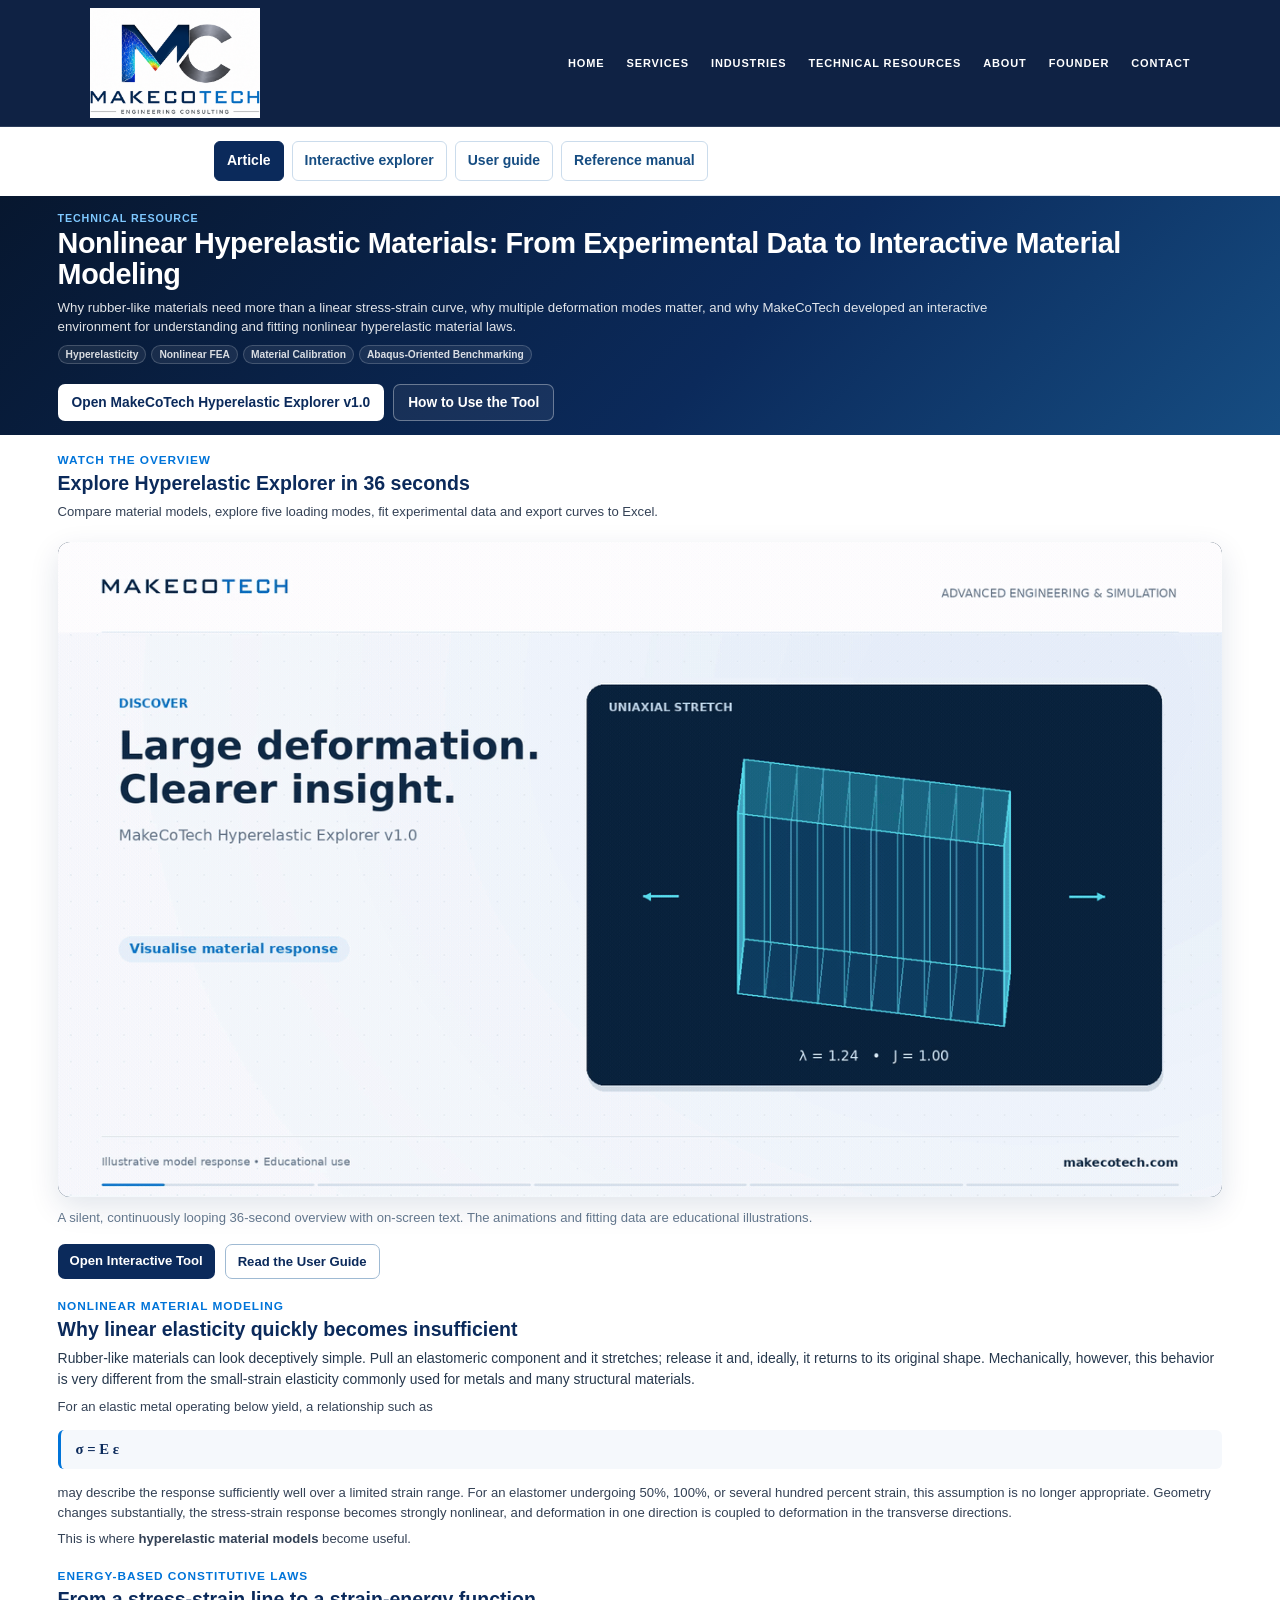
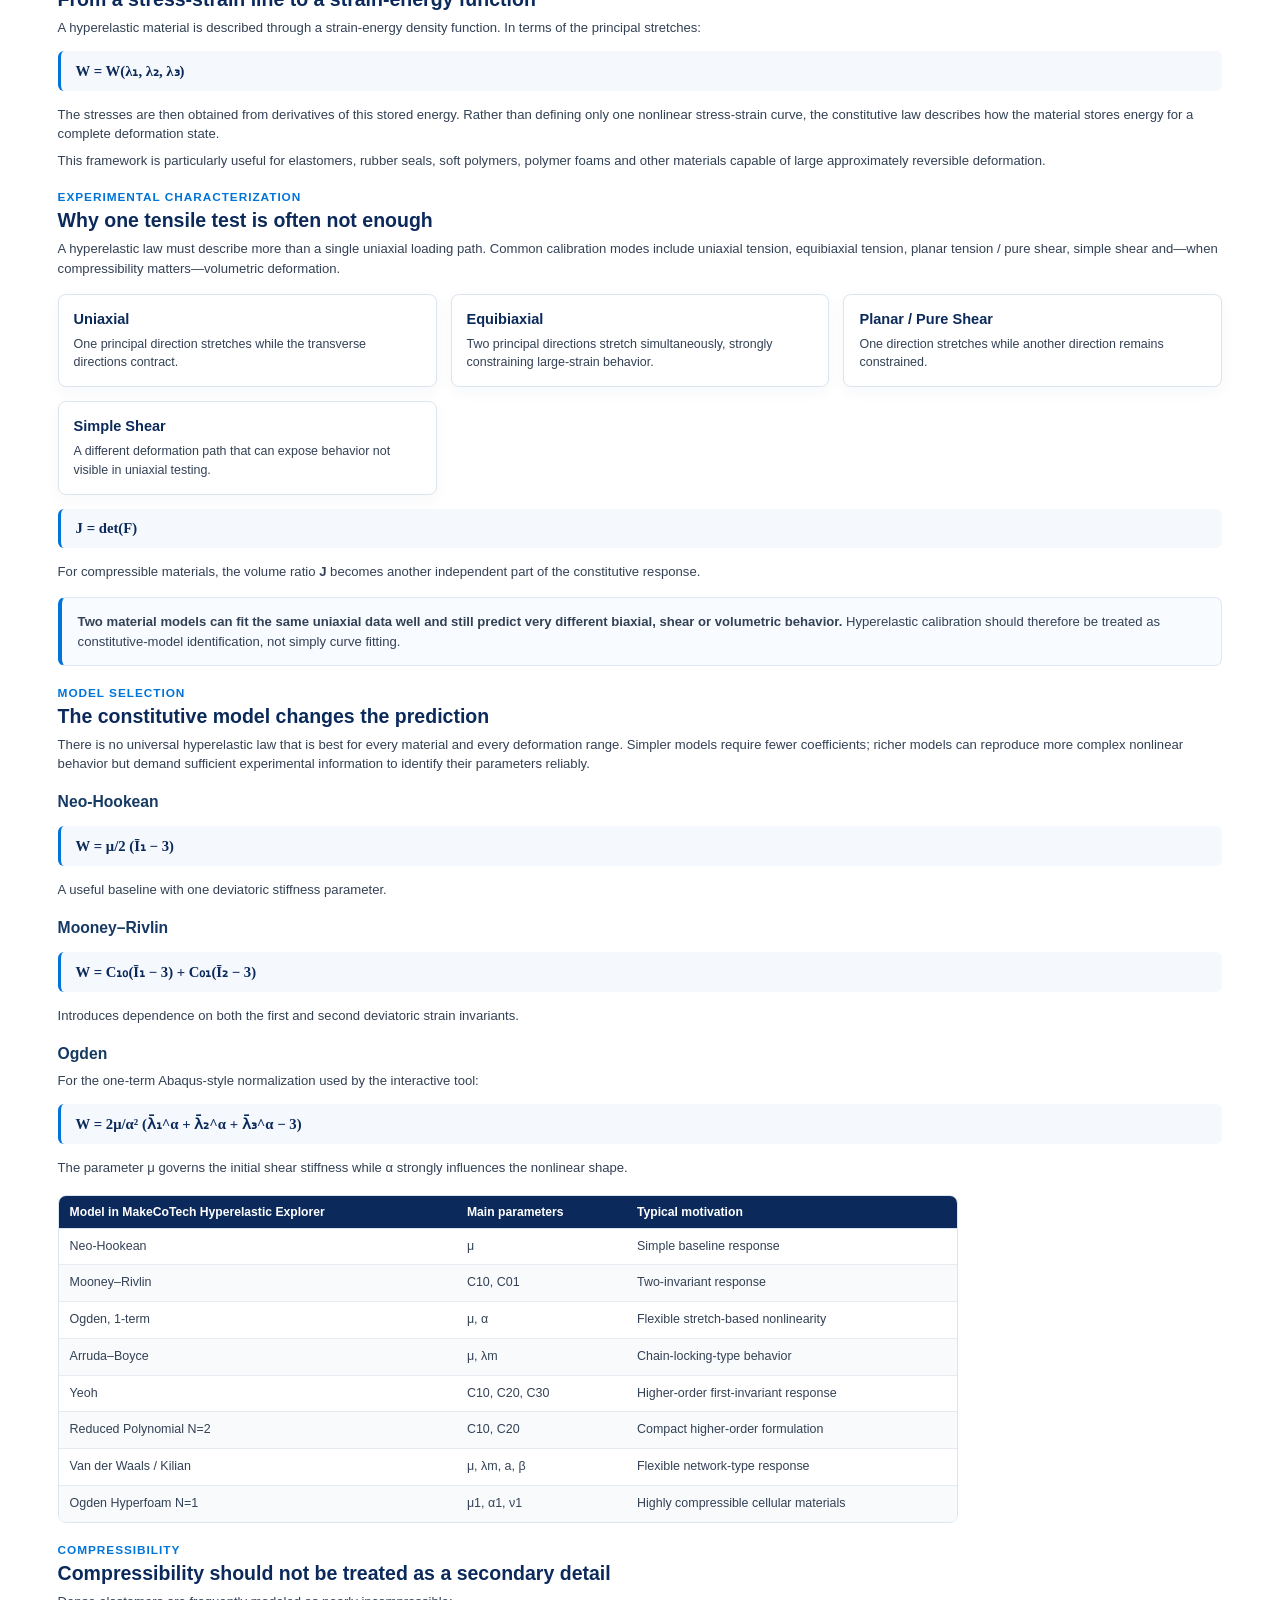
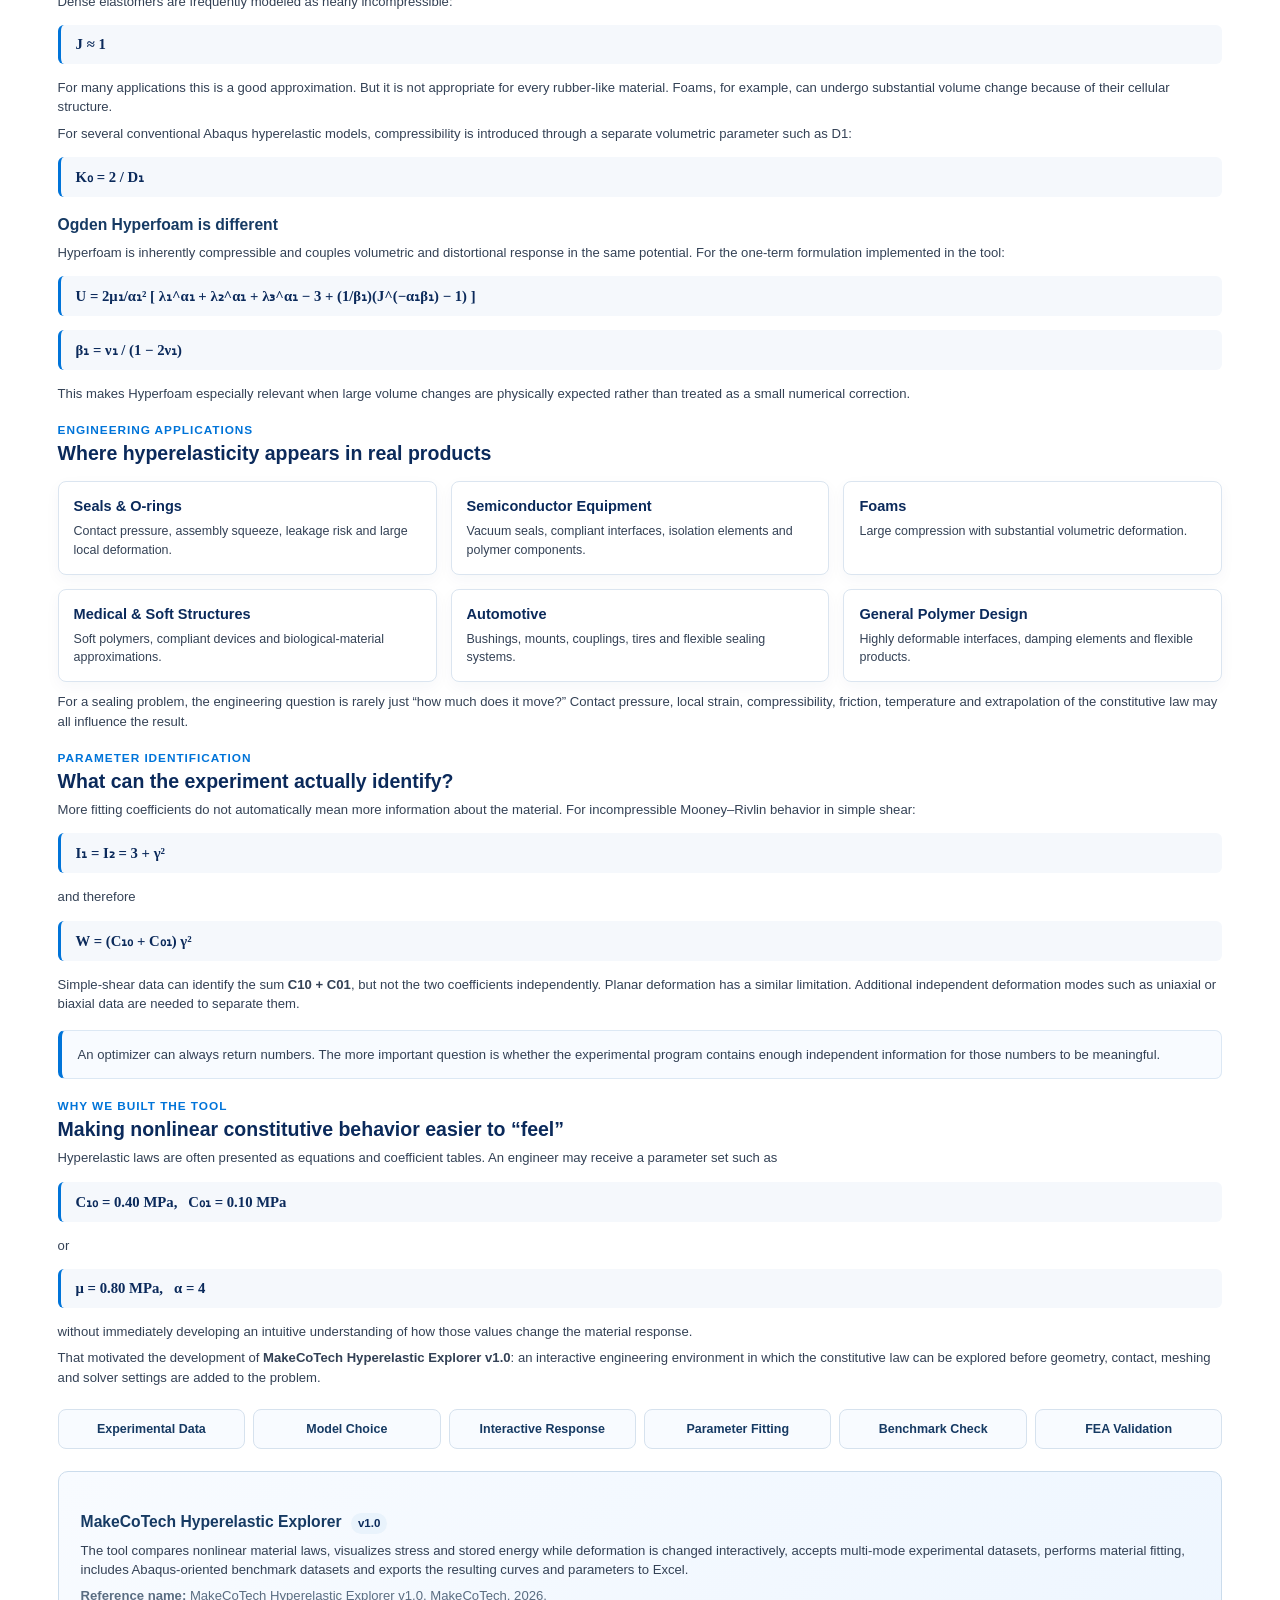
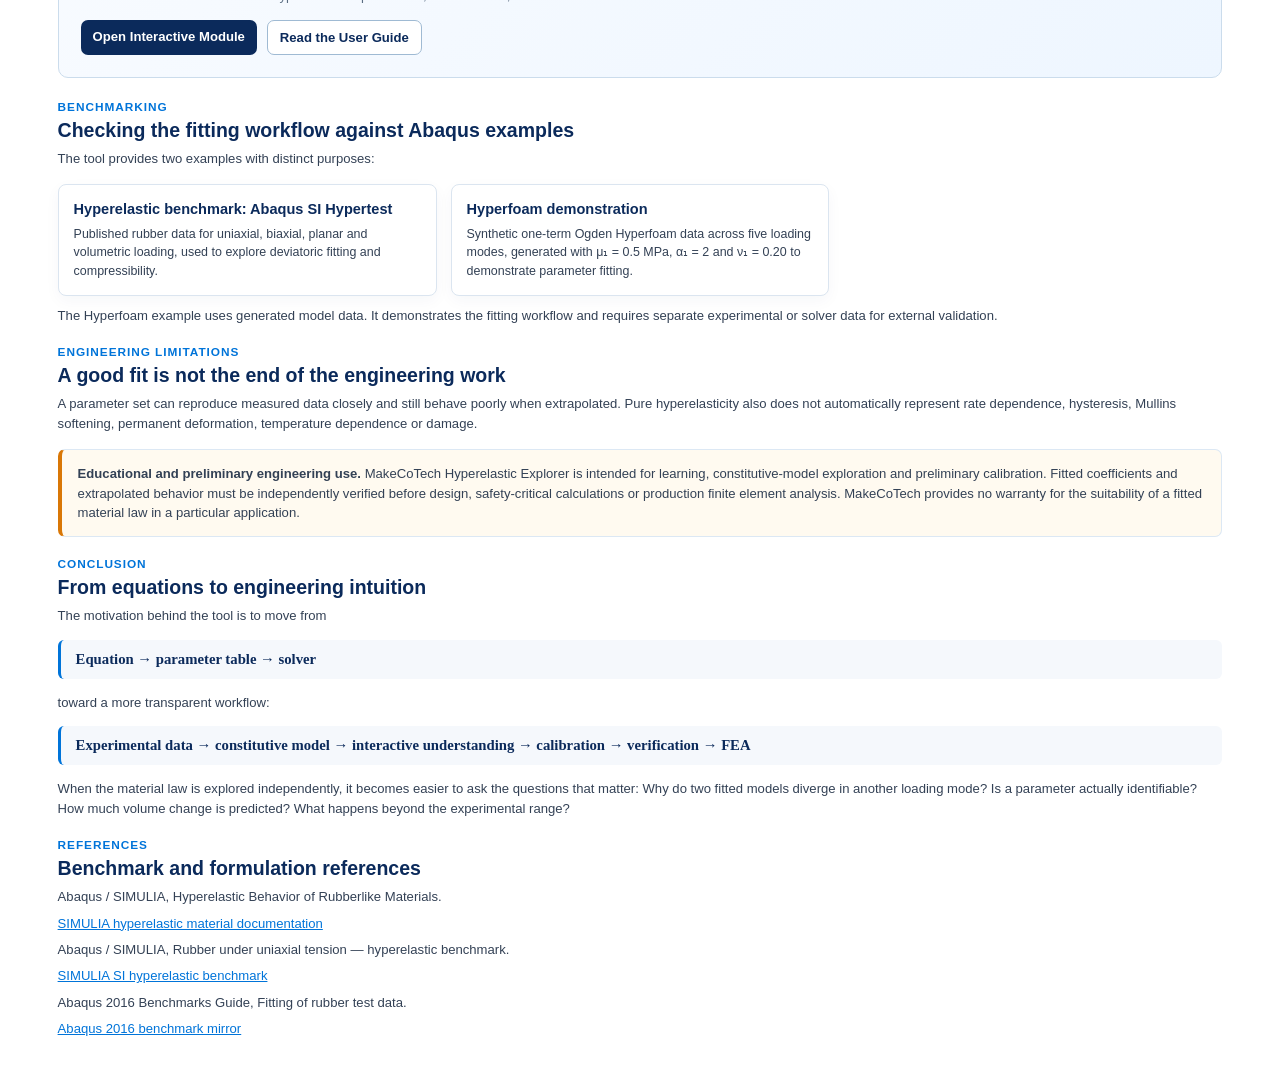
<file: hyperelastic-material-modeling.html>
<!DOCTYPE html>
<html lang="en">
<head>
<meta charset="utf-8"/>
<meta name="viewport" content="width=device-width, initial-scale=1.0"/>
<title>Nonlinear Hyperelastic Materials | MakeCoTech</title>
<meta name="description" content="A practical engineering guide to nonlinear hyperelastic materials, model selection, compressibility, calibration and the MakeCoTech Hyperelastic Explorer."/>
<link href="style.css" rel="stylesheet"/>
<link rel="icon" href="makecotech_mc_icon.png"/>

<style>
.article-page{background:#fff}
.article-hero{background:linear-gradient(135deg,#07172f 0%,#0b2a5b 60%,#164d82 100%);color:#fff;padding:42px 24px 36px}
.article-container{width:100%;max-width:900px;margin:0 auto}
.article-hero .eyebrow{margin:0 0 8px;color:#7ec8ff;font-size:.76rem;font-weight:800;text-transform:uppercase;letter-spacing:.08em}
.article-hero h1{max-width:860px;margin:0;color:#fff;font-size:clamp(1.9rem,3.6vw,2.8rem);line-height:1.12;letter-spacing:-.02em}
.article-hero .lead{max-width:790px;margin:14px 0 0;color:rgba(255,255,255,.86);font-size:1rem;line-height:1.65}
.article-meta{display:flex;flex-wrap:wrap;gap:7px;margin-top:18px}
.article-tag{padding:5px 9px;border:1px solid rgba(255,255,255,.18);border-radius:999px;background:rgba(255,255,255,.06);color:rgba(255,255,255,.82);font-size:.78rem;font-weight:600}
.article-actions{display:flex;flex-wrap:wrap;gap:9px;margin-top:20px}
.article-btn{display:inline-flex;align-items:center;justify-content:center;padding:10px 14px;border-radius:7px;text-decoration:none;font-size:.86rem;font-weight:800}
.article-btn.primary{background:#fff;color:#0b2a5b}
.article-btn.secondary{border:1px solid rgba(255,255,255,.35);color:#fff;background:rgba(255,255,255,.06)}
.article-btn:hover{text-decoration:none;filter:brightness(.97)}
.article-body{max-width:900px;margin:0 auto;padding:40px 24px 56px}
.article-body section{margin-bottom:44px}
.article-section-label{display:block;margin-bottom:5px;color:#0074d9;font-size:.74rem;font-weight:800;text-transform:uppercase;letter-spacing:.08em}
.article-body h2{margin:0 0 14px;color:#0b2a5b;font-size:1.55rem;line-height:1.28;text-align:left}
.article-body h3{margin:24px 0 9px;color:#163a63;font-size:1.08rem}
.article-body p{margin:0 0 14px;color:#334155;font-size:.96rem;line-height:1.72;text-align:left}
.article-intro{color:#26384d!important;font-size:1.02rem!important}
.equation-box{margin:18px 0;padding:14px 18px;border-left:3px solid #0074d9;border-radius:6px;background:#f5f8fc;color:#0b2a5b;font-family:Cambria,Georgia,serif;font-size:1.03rem;font-weight:700;text-align:left;overflow:auto}
.callout{margin:22px 0;padding:18px 20px;border:1px solid #dce8f4;border-left:4px solid #0074d9;border-radius:8px;background:#f8fbff}
.callout.warning{border-left-color:#d97706;background:#fffaf0}
.callout p:last-child{margin-bottom:0}
.model-grid{display:grid;grid-template-columns:repeat(2,minmax(0,1fr));gap:16px;margin:22px 0 12px}
.model-card{padding:18px;border:1px solid #dbe5f0;border-radius:9px;background:#fff;box-shadow:0 6px 18px rgba(11,42,91,.04)}
.model-card h3{margin:0 0 7px;color:#0b2a5b;font-size:1rem}
.model-card p{margin:0;font-size:.9rem;line-height:1.58}
.comparison-table-wrapper{margin:24px 0;overflow-x:auto;border:1px solid #dce5ef;border-radius:10px}
.comparison-table{width:100%;border-collapse:collapse;background:#fff}
.comparison-table th{padding:12px 14px;background:#0b2a5b;color:#fff;font-size:.88rem;text-align:left}
.comparison-table td{padding:12px 14px;border-bottom:1px solid #e5ebf1;color:#334155;font-size:.91rem;line-height:1.48;vertical-align:top}
.comparison-table tr:last-child td{border-bottom:none}
.comparison-table tbody tr:nth-child(even){background:#f8fafc}
.tool-card{margin:22px 0;padding:22px;border:1px solid #cbdcec;border-radius:10px;background:linear-gradient(135deg,#f8fbff,#eef6ff)}
.tool-card h3{margin-top:0;color:#0b2a5b}
.tool-ref{font-size:.84rem;color:#5a6d82!important}
.workflow{display:grid;grid-template-columns:repeat(6,minmax(0,1fr));gap:8px;margin:22px 0}
.workflow div{padding:12px 8px;border:1px solid #d6e2ee;border-radius:8px;background:#f8fbff;color:#163a63;text-align:center;font-size:.78rem;font-weight:800}
.resource-links{display:flex;flex-wrap:wrap;gap:10px;margin-top:14px}
.resource-links a{display:inline-flex;padding:9px 12px;border-radius:7px;background:#0b2a5b;color:#fff;font-size:.82rem;font-weight:800;text-decoration:none}
.resource-links a.alt{background:#fff;color:#0b2a5b;border:1px solid #9fbad3}
.reference-list{font-size:.83rem;color:#66788d}
.reference-list a{color:#0074d9}
.help-step{display:grid;grid-template-columns:34px 1fr;gap:12px;margin:16px 0}
.help-step .num{width:30px;height:30px;border-radius:50%;background:#0b2a5b;color:#fff;display:grid;place-items:center;font-weight:900;font-size:.83rem}
.help-step h3{margin:2px 0 4px}
.help-step p{margin:0}
.help-nav{margin:0 auto 30px;max-width:900px;padding:0 24px}
.help-nav-inner{display:flex;gap:8px;flex-wrap:wrap}
.help-nav a{padding:6px 9px;border-radius:999px;background:#eef5fb;border:1px solid #d7e5f2;color:#164d82;font-size:.75rem;font-weight:700;text-decoration:none}
.version-badge{display:inline-flex;margin-left:5px;padding:3px 7px;border-radius:999px;background:#e9f3fc;color:#0b2a5b;font-size:.72rem;font-weight:800;vertical-align:middle}
@media(max-width:850px){
 .model-grid{grid-template-columns:1fr}
 .workflow{grid-template-columns:repeat(3,minmax(0,1fr))}
}
@media(max-width:560px){
 .article-actions{flex-direction:column;align-items:stretch}
 .workflow{grid-template-columns:1fr 1fr}
}

/* Navigation for the Hyperelastic Explorer publication. */
.hyperelastic-nav{display:flex;flex-wrap:wrap;gap:8px;max-width:900px;margin:0 auto;padding:14px 24px;border-bottom:1px solid #dbe5f0;background:#fff;font:600 .875rem/1.4 Arial,Helvetica,sans-serif}
.hyperelastic-nav a{display:inline-flex;align-items:center;min-height:40px;padding:8px 12px;border:1px solid #cbdcec;border-radius:6px;color:#164d82;text-decoration:none}
.hyperelastic-nav a:hover{background:#edf6ff;border-color:#0074d9}
.hyperelastic-nav a[aria-current="page"]{background:#0b2a5b;color:#fff;border-color:#0b2a5b}
.hyperelastic-nav a:focus-visible,.resource-publication a:focus-visible{outline:3px solid #008cff;outline-offset:3px}
#tool .hyperelastic-nav{max-width:none;margin:0 0 10px;padding:0 0 10px;border-color:#26364a;background:transparent}
#tool .hyperelastic-nav a{border-color:#40536a;color:#dbeafe;background:#10233a}
#tool .hyperelastic-nav a[aria-current="page"]{background:#dbeafe;color:#081d33}
@media(max-width:560px){.hyperelastic-nav{padding:12px 16px;gap:6px}.hyperelastic-nav a{flex:1 1 calc(50% - 6px);justify-content:center;text-align:center}}
@media print{.hyperelastic-nav{display:none}}


/* Responsive looping overview animation. */
.explorer-overview{scroll-margin-top:110px}
.explorer-overview figure{margin:20px 0 0}
.explorer-overview .overview-animation{display:block;width:100%;height:auto;aspect-ratio:16/9;border-radius:12px;background:#0b243e;box-shadow:0 10px 30px rgba(11,42,91,.12)}
.explorer-overview figcaption{margin-top:10px;color:#62768c;font-size:.82rem;line-height:1.6}
.explorer-overview .resource-links{margin-top:16px}
@media print{.explorer-overview .overview-animation{display:none}}

</style>
<link rel="canonical" href="https://www.makecotech.com/hyperelastic-material-modeling.html"/>
<meta property="og:type" content="article"/>
<meta property="og:site_name" content="MakeCoTech"/>
<meta property="og:title" content="Nonlinear Hyperelastic Materials | MakeCoTech"/>
<meta property="og:description" content="A practical engineering guide to nonlinear hyperelastic materials, model selection, compressibility, calibration and the MakeCoTech Hyperelastic Explorer."/>
<meta property="og:url" content="https://www.makecotech.com/hyperelastic-material-modeling.html"/>
<meta name="twitter:card" content="summary"/>
</head>

<body class="article-page">
<header class="site-header">
<a aria-label="MakeCoTech home" class="brand" href="index.html"><img alt="MakeCoTech logo" src="makecotech_logo.png"/></a>
<button type="button" aria-label="Open menu" aria-expanded="false" aria-controls="site-navigation" class="menu-toggle">☰</button>
<nav class="nav" id="site-navigation" aria-label="Main navigation">
<a href="index.html#home">Home</a>
<a href="index.html#services">Services</a>
<a href="index.html#industries">Industries</a>
<a href="index.html#resources">Technical Resources</a>
<a href="index.html#about">About</a>
<a href="index.html#founder">Founder</a>
<a href="index.html#contact">Contact</a>
</nav>
</header>
<nav class="hyperelastic-nav" aria-label="Hyperelastic resources">
<a href="hyperelastic-material-modeling.html" aria-current="page">Article</a>
<a href="MakeCoTech_Hyperelastic_Explorer_v1.0.html">Interactive explorer</a>
<a href="hyperelastic-explorer-help.html">User guide</a>
<a href="hyperelastic-explorer-reference-manual-v1.0.html">Reference manual</a>
</nav>

<main>
<section class="article-hero">
<div class="article-container">
<p class="eyebrow">Technical Resource</p>
<h1>Nonlinear Hyperelastic Materials: From Experimental Data to Interactive Material Modeling</h1>
<p class="lead">Why rubber-like materials need more than a linear stress-strain curve, why multiple deformation modes matter, and why MakeCoTech developed an interactive environment for understanding and fitting nonlinear hyperelastic material laws.</p>
<div class="article-meta">
<span class="article-tag">Hyperelasticity</span>
<span class="article-tag">Nonlinear FEA</span>
<span class="article-tag">Material Calibration</span>
<span class="article-tag">Abaqus-Oriented Benchmarking</span>
</div>
<div class="article-actions">
<a class="article-btn primary" href="MakeCoTech_Hyperelastic_Explorer_v1.0.html">Open MakeCoTech Hyperelastic Explorer v1.0</a>
<a class="article-btn secondary" href="hyperelastic-explorer-help.html">How to Use the Tool</a>
</div>
</div>
</section>

<div class="article-body">

<section class="explorer-overview" id="video-overview" aria-labelledby="video-overview-title">
<span class="article-section-label">Watch the Overview</span>
<h2 id="video-overview-title">Explore Hyperelastic Explorer in 36 seconds</h2>
<p>Compare material models, explore five loading modes, fit experimental data and export curves to Excel.</p>
<figure>
<img class="overview-animation" src="assets/video/MakeCoTech-Hyperelastic-Website.gif" width="1280" height="720" alt="MakeCoTech Hyperelastic Explorer: animated material deformation, model comparisons, five loading modes and parameter fitting." aria-describedby="video-overview-caption"/>
<figcaption id="video-overview-caption">A silent, continuously looping 36-second overview with on-screen text. The animations and fitting data are educational illustrations.</figcaption>
</figure>
<div class="resource-links">
<a href="MakeCoTech_Hyperelastic_Explorer_v1.0.html">Open Interactive Tool</a>
<a class="alt" href="hyperelastic-explorer-help.html">Read the User Guide</a>
</div>
</section>


<section>
<span class="article-section-label">Nonlinear Material Modeling</span>
<h2>Why linear elasticity quickly becomes insufficient</h2>
<p class="article-intro">Rubber-like materials can look deceptively simple. Pull an elastomeric component and it stretches; release it and, ideally, it returns to its original shape. Mechanically, however, this behavior is very different from the small-strain elasticity commonly used for metals and many structural materials.</p>
<p>For an elastic metal operating below yield, a relationship such as</p>
<div class="equation-box">σ = E ε</div>
<p>may describe the response sufficiently well over a limited strain range. For an elastomer undergoing 50%, 100%, or several hundred percent strain, this assumption is no longer appropriate. Geometry changes substantially, the stress-strain response becomes strongly nonlinear, and deformation in one direction is coupled to deformation in the transverse directions.</p>
<p>This is where <strong>hyperelastic material models</strong> become useful.</p>
</section>

<section>
<span class="article-section-label">Energy-Based Constitutive Laws</span>
<h2>From a stress-strain line to a strain-energy function</h2>
<p>A hyperelastic material is described through a strain-energy density function. In terms of the principal stretches:</p>
<div class="equation-box">W = W(λ₁, λ₂, λ₃)</div>
<p>The stresses are then obtained from derivatives of this stored energy. Rather than defining only one nonlinear stress-strain curve, the constitutive law describes how the material stores energy for a complete deformation state.</p>
<p>This framework is particularly useful for elastomers, rubber seals, soft polymers, polymer foams and other materials capable of large approximately reversible deformation.</p>
</section>

<section>
<span class="article-section-label">Experimental Characterization</span>
<h2>Why one tensile test is often not enough</h2>
<p>A hyperelastic law must describe more than a single uniaxial loading path. Common calibration modes include uniaxial tension, equibiaxial tension, planar tension / pure shear, simple shear and—when compressibility matters—volumetric deformation.</p>
<div class="model-grid">
<div class="model-card"><h3>Uniaxial</h3><p>One principal direction stretches while the transverse directions contract.</p></div>
<div class="model-card"><h3>Equibiaxial</h3><p>Two principal directions stretch simultaneously, strongly constraining large-strain behavior.</p></div>
<div class="model-card"><h3>Planar / Pure Shear</h3><p>One direction stretches while another direction remains constrained.</p></div>
<div class="model-card"><h3>Simple Shear</h3><p>A different deformation path that can expose behavior not visible in uniaxial testing.</p></div>
</div>
<div class="equation-box">J = det(F)</div>
<p>For compressible materials, the volume ratio <strong>J</strong> becomes another independent part of the constitutive response.</p>
<div class="callout"><p><strong>Two material models can fit the same uniaxial data well and still predict very different biaxial, shear or volumetric behavior.</strong> Hyperelastic calibration should therefore be treated as constitutive-model identification, not simply curve fitting.</p></div>
</section>

<section>
<span class="article-section-label">Model Selection</span>
<h2>The constitutive model changes the prediction</h2>
<p>There is no universal hyperelastic law that is best for every material and every deformation range. Simpler models require fewer coefficients; richer models can reproduce more complex nonlinear behavior but demand sufficient experimental information to identify their parameters reliably.</p>

<h3>Neo-Hookean</h3>
<div class="equation-box">W = μ/2 (Ī₁ − 3)</div>
<p>A useful baseline with one deviatoric stiffness parameter.</p>

<h3>Mooney–Rivlin</h3>
<div class="equation-box">W = C₁₀(Ī₁ − 3) + C₀₁(Ī₂ − 3)</div>
<p>Introduces dependence on both the first and second deviatoric strain invariants.</p>

<h3>Ogden</h3>
<p>For the one-term Abaqus-style normalization used by the interactive tool:</p>
<div class="equation-box">W = 2μ/α² (λ̄₁^α + λ̄₂^α + λ̄₃^α − 3)</div>
<p>The parameter μ governs the initial shear stiffness while α strongly influences the nonlinear shape.</p>

<div class="comparison-table-wrapper">
<table class="comparison-table">
<thead><tr><th>Model in MakeCoTech Hyperelastic Explorer</th><th>Main parameters</th><th>Typical motivation</th></tr></thead>
<tbody>
<tr><td>Neo-Hookean</td><td>μ</td><td>Simple baseline response</td></tr>
<tr><td>Mooney–Rivlin</td><td>C10, C01</td><td>Two-invariant response</td></tr>
<tr><td>Ogden, 1-term</td><td>μ, α</td><td>Flexible stretch-based nonlinearity</td></tr>
<tr><td>Arruda–Boyce</td><td>μ, λm</td><td>Chain-locking-type behavior</td></tr>
<tr><td>Yeoh</td><td>C10, C20, C30</td><td>Higher-order first-invariant response</td></tr>
<tr><td>Reduced Polynomial N=2</td><td>C10, C20</td><td>Compact higher-order formulation</td></tr>
<tr><td>Van der Waals / Kilian</td><td>μ, λm, a, β</td><td>Flexible network-type response</td></tr>
<tr><td>Ogden Hyperfoam N=1</td><td>μ1, α1, ν1</td><td>Highly compressible cellular materials</td></tr>
</tbody>
</table>
</div>
</section>

<section>
<span class="article-section-label">Compressibility</span>
<h2>Compressibility should not be treated as a secondary detail</h2>
<p>Dense elastomers are frequently modeled as nearly incompressible:</p>
<div class="equation-box">J ≈ 1</div>
<p>For many applications this is a good approximation. But it is not appropriate for every rubber-like material. Foams, for example, can undergo substantial volume change because of their cellular structure.</p>
<p>For several conventional Abaqus hyperelastic models, compressibility is introduced through a separate volumetric parameter such as D1:</p>
<div class="equation-box">K₀ = 2 / D₁</div>

<h3>Ogden Hyperfoam is different</h3>
<p>Hyperfoam is inherently compressible and couples volumetric and distortional response in the same potential. For the one-term formulation implemented in the tool:</p>
<div class="equation-box">U = 2μ₁/α₁² [ λ₁^α₁ + λ₂^α₁ + λ₃^α₁ − 3 + (1/β₁)(J^(−α₁β₁) − 1) ]</div>
<div class="equation-box">β₁ = ν₁ / (1 − 2ν₁)</div>
<p>This makes Hyperfoam especially relevant when large volume changes are physically expected rather than treated as a small numerical correction.</p>
</section>

<section>
<span class="article-section-label">Engineering Applications</span>
<h2>Where hyperelasticity appears in real products</h2>
<div class="model-grid">
<div class="model-card"><h3>Seals & O-rings</h3><p>Contact pressure, assembly squeeze, leakage risk and large local deformation.</p></div>
<div class="model-card"><h3>Semiconductor Equipment</h3><p>Vacuum seals, compliant interfaces, isolation elements and polymer components.</p></div>
<div class="model-card"><h3>Foams</h3><p>Large compression with substantial volumetric deformation.</p></div>
<div class="model-card"><h3>Medical & Soft Structures</h3><p>Soft polymers, compliant devices and biological-material approximations.</p></div>
<div class="model-card"><h3>Automotive</h3><p>Bushings, mounts, couplings, tires and flexible sealing systems.</p></div>
<div class="model-card"><h3>General Polymer Design</h3><p>Highly deformable interfaces, damping elements and flexible products.</p></div>
</div>
<p>For a sealing problem, the engineering question is rarely just “how much does it move?” Contact pressure, local strain, compressibility, friction, temperature and extrapolation of the constitutive law may all influence the result.</p>
</section>

<section>
<span class="article-section-label">Parameter Identification</span>
<h2>What can the experiment actually identify?</h2>
<p>More fitting coefficients do not automatically mean more information about the material. For incompressible Mooney–Rivlin behavior in simple shear:</p>
<div class="equation-box">I₁ = I₂ = 3 + γ²</div>
<p>and therefore</p>
<div class="equation-box">W = (C₁₀ + C₀₁) γ²</div>
<p>Simple-shear data can identify the sum <strong>C10 + C01</strong>, but not the two coefficients independently. Planar deformation has a similar limitation. Additional independent deformation modes such as uniaxial or biaxial data are needed to separate them.</p>
<div class="callout"><p>An optimizer can always return numbers. The more important question is whether the experimental program contains enough independent information for those numbers to be meaningful.</p></div>
</section>

<section>
<span class="article-section-label">Why We Built the Tool</span>
<h2>Making nonlinear constitutive behavior easier to “feel”</h2>
<p>Hyperelastic laws are often presented as equations and coefficient tables. An engineer may receive a parameter set such as</p>
<div class="equation-box">C₁₀ = 0.40 MPa, &nbsp; C₀₁ = 0.10 MPa</div>
<p>or</p>
<div class="equation-box">μ = 0.80 MPa, &nbsp; α = 4</div>
<p>without immediately developing an intuitive understanding of how those values change the material response.</p>
<p>That motivated the development of <strong>MakeCoTech Hyperelastic Explorer v1.0</strong>: an interactive engineering environment in which the constitutive law can be explored before geometry, contact, meshing and solver settings are added to the problem.</p>

<div class="workflow">
<div>Experimental Data</div>
<div>Model Choice</div>
<div>Interactive Response</div>
<div>Parameter Fitting</div>
<div>Benchmark Check</div>
<div>FEA Validation</div>
</div>

<div class="tool-card">
<h3>MakeCoTech Hyperelastic Explorer <span class="version-badge">v1.0</span></h3>
<p>The tool compares nonlinear material laws, visualizes stress and stored energy while deformation is changed interactively, accepts multi-mode experimental datasets, performs material fitting, includes Abaqus-oriented benchmark datasets and exports the resulting curves and parameters to Excel.</p>
<p class="tool-ref"><strong>Reference name:</strong> MakeCoTech Hyperelastic Explorer v1.0, MakeCoTech, 2026.</p>
<div class="resource-links">
<a href="MakeCoTech_Hyperelastic_Explorer_v1.0.html">Open Interactive Module</a>
<a class="alt" href="hyperelastic-explorer-help.html">Read the User Guide</a>
</div>
</div>
</section>

<section>
<span class="article-section-label">Benchmarking</span>
<h2>Checking the fitting workflow against Abaqus examples</h2>
<p>The tool provides two examples with distinct purposes:</p>
<div class="model-grid">
<div class="model-card"><h3>Hyperelastic benchmark: Abaqus SI Hypertest</h3><p>Published rubber data for uniaxial, biaxial, planar and volumetric loading, used to explore deviatoric fitting and compressibility.</p></div>
<div class="model-card"><h3>Hyperfoam demonstration</h3><p>Synthetic one-term Ogden Hyperfoam data across five loading modes, generated with μ₁ = 0.5 MPa, α₁ = 2 and ν₁ = 0.20 to demonstrate parameter fitting.</p></div>
</div>
<p>The Hyperfoam example uses generated model data. It demonstrates the fitting workflow and requires separate experimental or solver data for external validation.</p>
</section>

<section>
<span class="article-section-label">Engineering Limitations</span>
<h2>A good fit is not the end of the engineering work</h2>
<p>A parameter set can reproduce measured data closely and still behave poorly when extrapolated. Pure hyperelasticity also does not automatically represent rate dependence, hysteresis, Mullins softening, permanent deformation, temperature dependence or damage.</p>
<div class="callout warning"><p><strong>Educational and preliminary engineering use.</strong> MakeCoTech Hyperelastic Explorer is intended for learning, constitutive-model exploration and preliminary calibration. Fitted coefficients and extrapolated behavior must be independently verified before design, safety-critical calculations or production finite element analysis. MakeCoTech provides no warranty for the suitability of a fitted material law in a particular application.</p></div>
</section>

<section>
<span class="article-section-label">Conclusion</span>
<h2>From equations to engineering intuition</h2>
<p>The motivation behind the tool is to move from</p>
<div class="equation-box">Equation → parameter table → solver</div>
<p>toward a more transparent workflow:</p>
<div class="equation-box">Experimental data → constitutive model → interactive understanding → calibration → verification → FEA</div>
<p>When the material law is explored independently, it becomes easier to ask the questions that matter: Why do two fitted models diverge in another loading mode? Is a parameter actually identifiable? How much volume change is predicted? What happens beyond the experimental range?</p>
</section>

<section>
<span class="article-section-label">References</span>
<h2>Benchmark and formulation references</h2>
<div class="reference-list">
<p>Abaqus / SIMULIA, Hyperelastic Behavior of Rubberlike Materials.</p>
<p><a href="https://docs.software.vt.edu/abaqusv2025/English/SIMACAEMATRefMap/simamat-c-hyperelastic.htm">SIMULIA hyperelastic material documentation</a></p>
<p>Abaqus / SIMULIA, Rubber under uniaxial tension — hyperelastic benchmark.</p>
<p><a href="https://docs.software.vt.edu/abaqusv2025/English/SIMACAEBMKRefMap/simabmk-c-hypertest.htm">SIMULIA SI hyperelastic benchmark</a></p>
<p>Abaqus 2016 Benchmarks Guide, Fitting of rubber test data.</p>
<p><a href="https://ceae-server.colorado.edu/v2016/books/bmk/ch03s01ach170.html">Abaqus 2016 benchmark mirror</a></p>
</div>
</section>

</div>
</main>
<script>
const menuToggle=document.querySelector('.menu-toggle');
const nav=document.querySelector('.nav');
if(menuToggle&&nav){
 function setMenu(open){nav.classList.toggle('open',open);menuToggle.setAttribute('aria-expanded',String(open));menuToggle.setAttribute('aria-label',open?'Close menu':'Open menu');}
 menuToggle.addEventListener('click',()=>setMenu(!nav.classList.contains('open')));
 nav.addEventListener('click',event=>{if(event.target.closest('a'))setMenu(false);});
 document.addEventListener('keydown',event=>{if(event.key==='Escape'&&nav.classList.contains('open')){setMenu(false);menuToggle.focus();}});
}
</script>
</body>
</html>
</file>
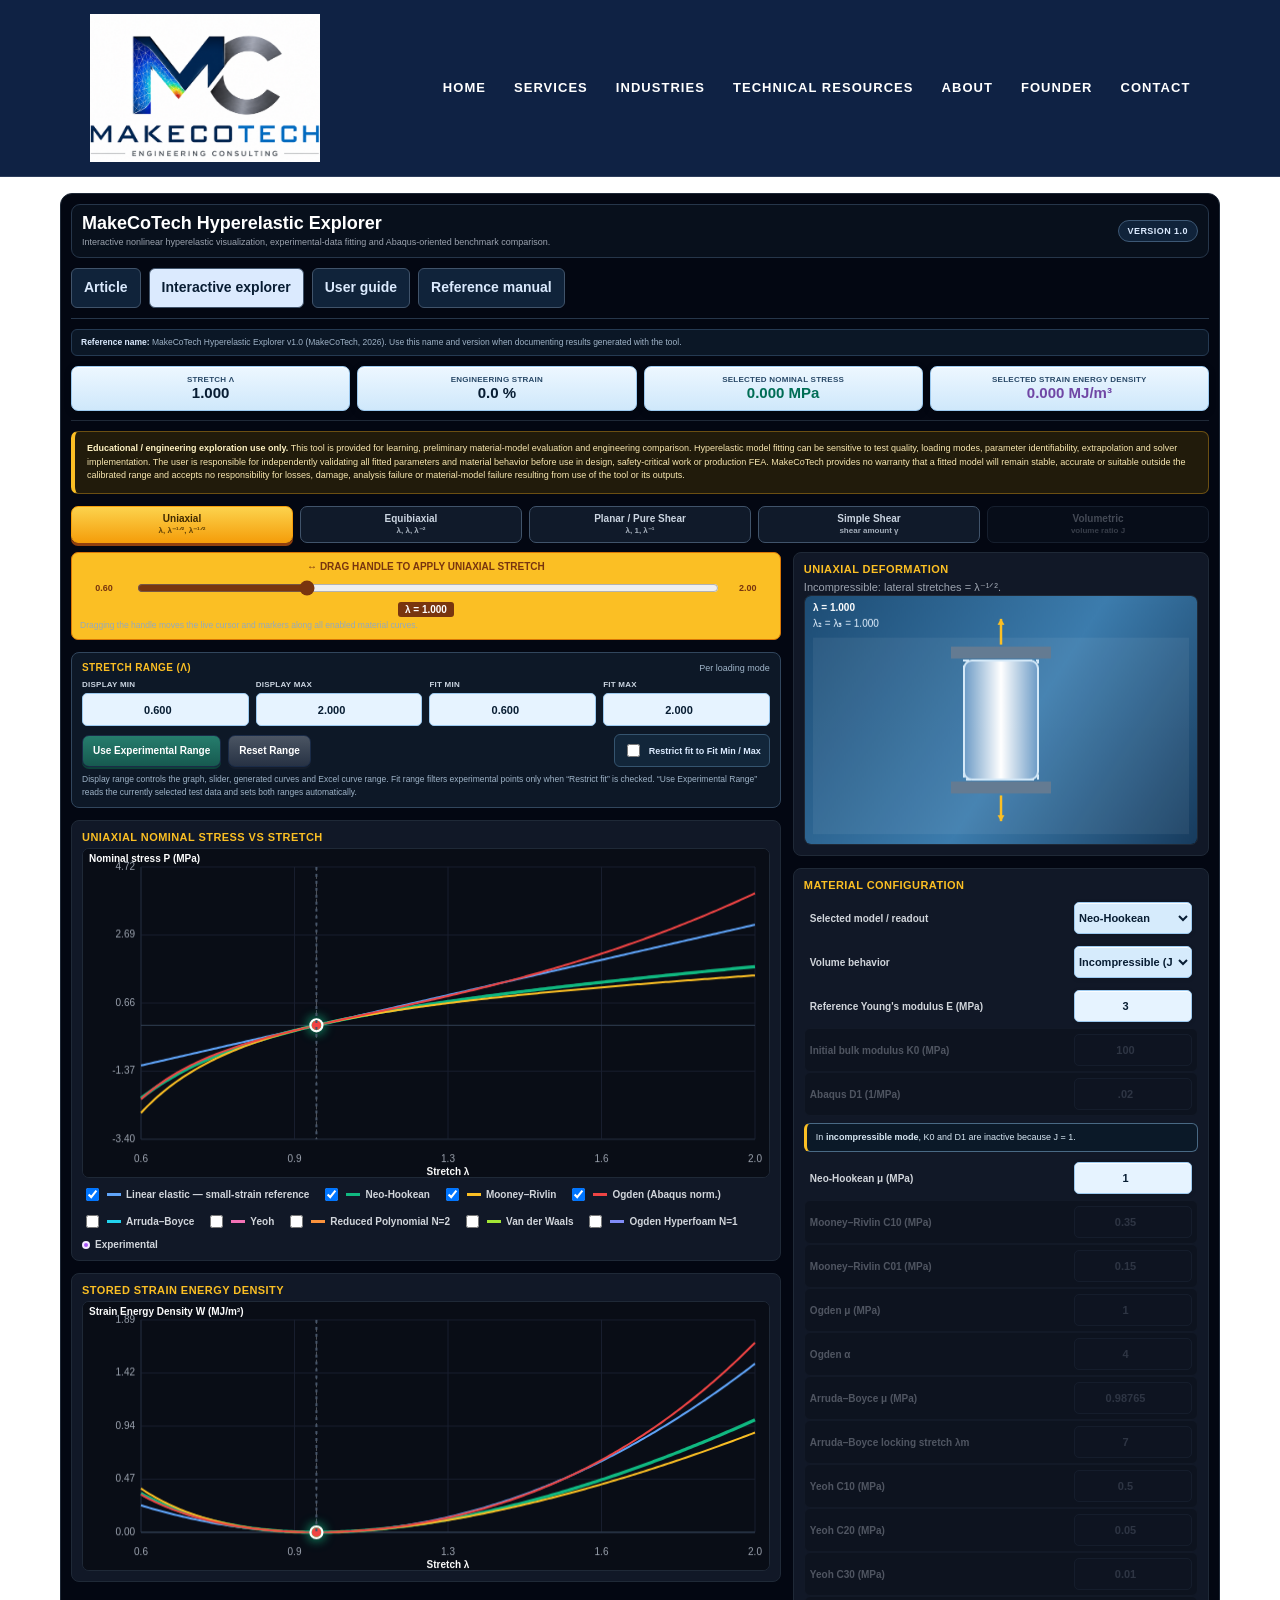
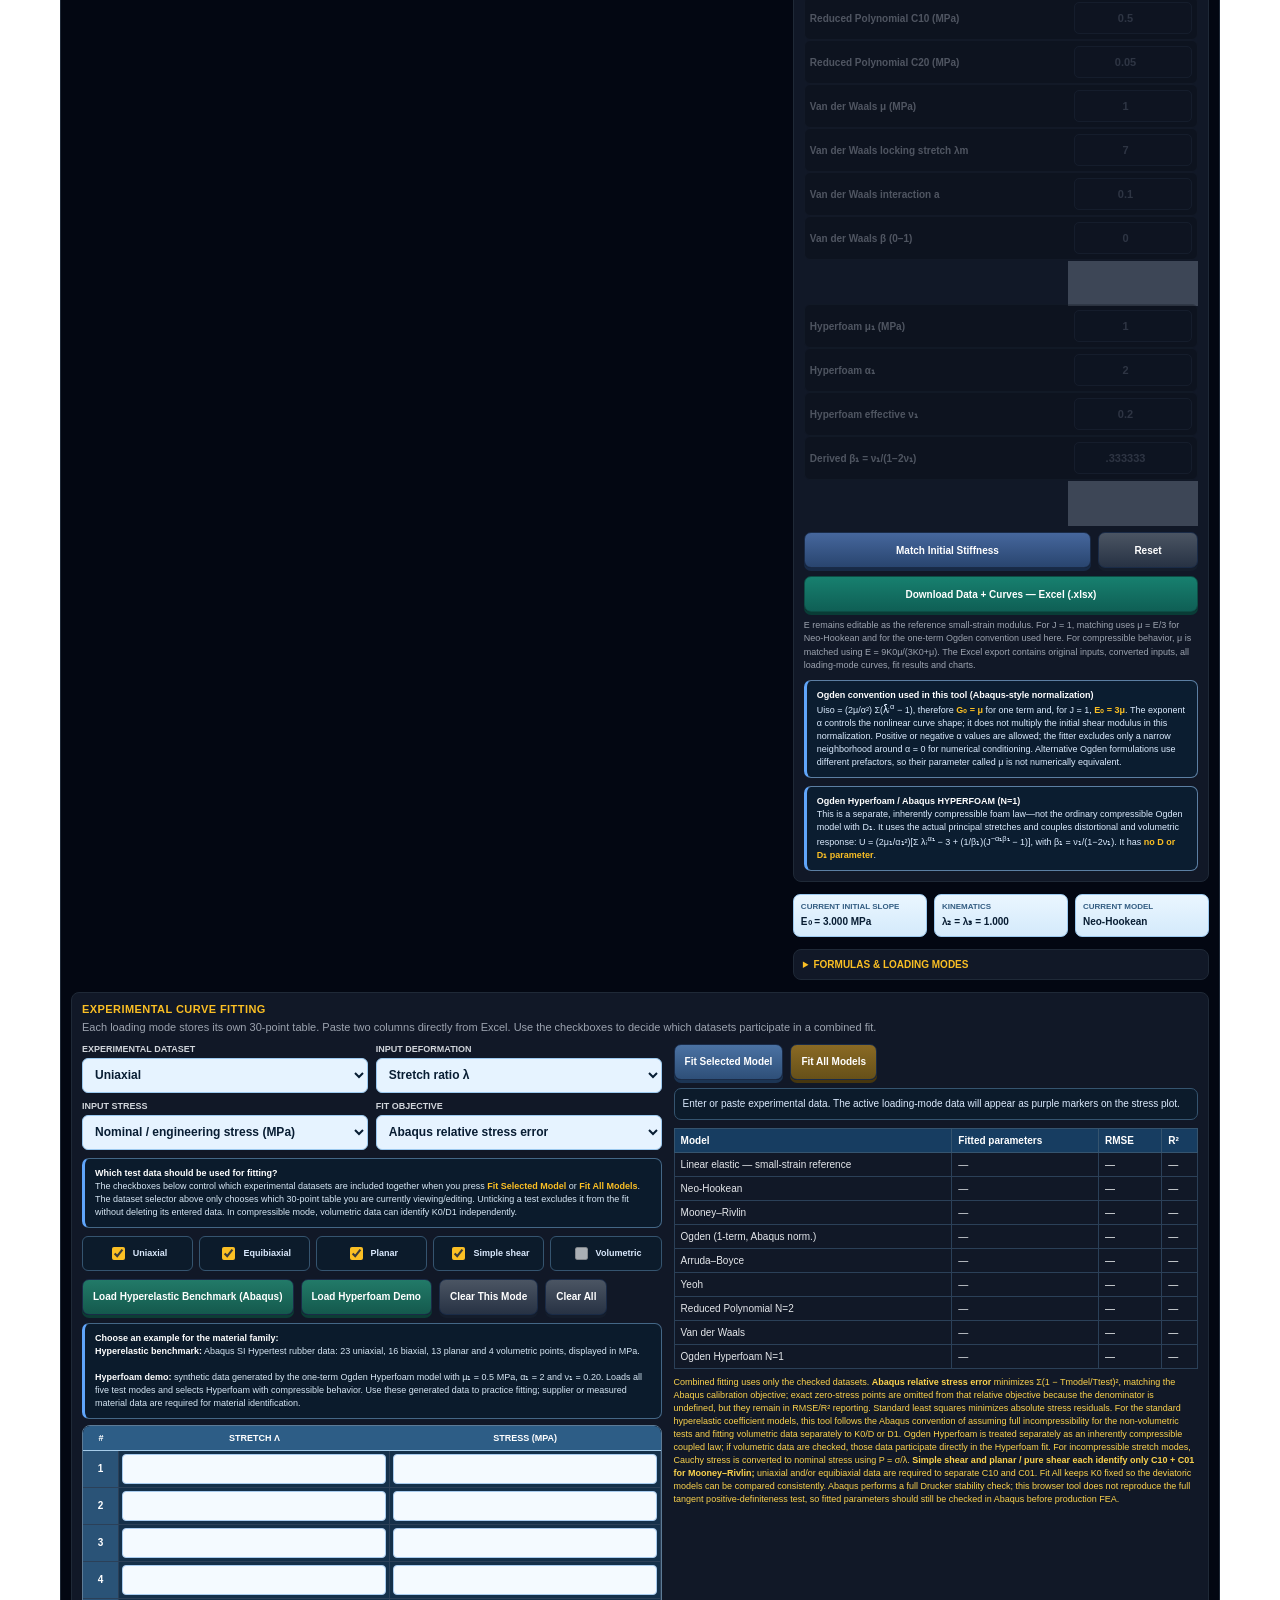
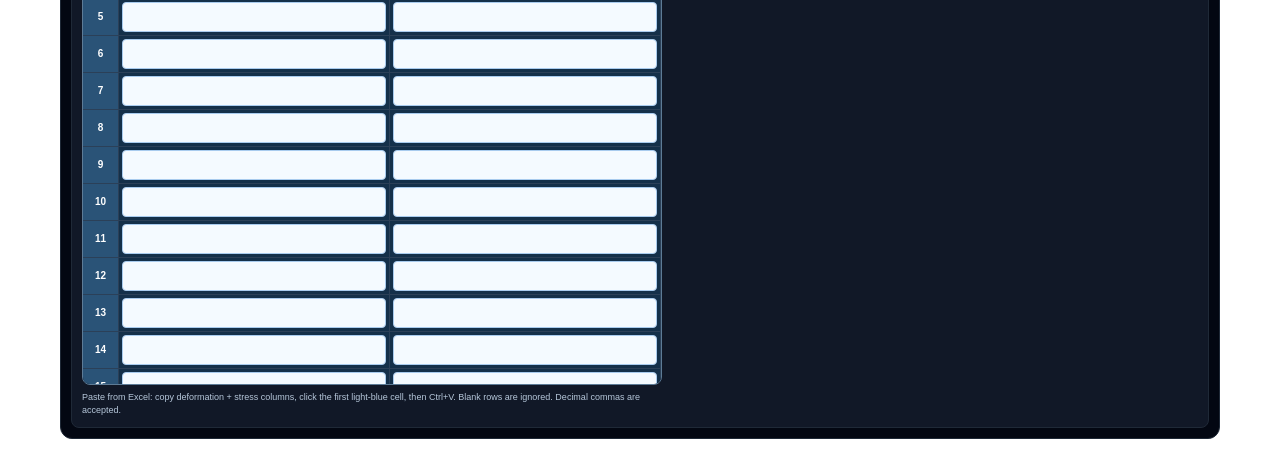
<file: MakeCoTech_Hyperelastic_Explorer_v1.0.html>
<!DOCTYPE html>
<html lang="en">
<head>
<meta charset="utf-8">
<meta name="viewport" content="width=device-width,initial-scale=1">
<meta name="description" content="MakeCoTech Hyperelastic Explorer v1.0 — interactive visualization, comparison and fitting of nonlinear hyperelastic material models.">
<link rel="icon" href="makecotech_mc_icon.png">
<title>MakeCoTech Hyperelastic Explorer v1.0 | MakeCoTech</title>
<style>
:root{
  --bg:#030712;--p:#111827;--p2:#090d16;--b:#1f2937;--b2:#374151;
  --tx:#fff;--mut:#9ca3af;--blue:#60a5fa;--green:#10b981;--gold:#fbbf24;
  --red:#ef4444;--purple:#a855f7;--cell:#e6f3ff;--cellb:#9cc9ef;--celltx:#081d33
}
*{box-sizing:border-box}
body{margin:0;padding:0;background:#fff;color:var(--tx);font-family:Arial,Helvetica,sans-serif}
button,input,select{font:inherit}
#tool{max-width:1160px;margin:auto;background:var(--bg);border:1px solid var(--b);border-radius:12px;padding:10px}
h1{font-size:19px;margin:0 0 4px}
p{margin:0}
.sub{font-size:11px;color:var(--mut);line-height:1.4}

.readouts{display:grid;grid-template-columns:repeat(4,1fr);gap:7px;margin:10px 0 9px;padding-bottom:9px;border-bottom:1px solid var(--b)}
.ro{
  background:linear-gradient(180deg,#edf7ff 0%,#cfe8fb 100%);
  border:1px solid #9cc9ef;border-radius:7px;text-align:center;padding:8px;
  box-shadow:inset 0 1px 0 rgba(255,255,255,.9),0 2px 7px rgba(0,0,0,.22)
}
.ro small{display:block;color:#294968;font-size:8px;font-weight:900;text-transform:uppercase;letter-spacing:.03em}
.ro b{font-size:15px;color:#081d33}
#rP{color:#006d55}#rW{color:#7047a5}

.modebar{display:flex;gap:7px;flex-wrap:wrap;margin:0 0 9px}
.modebtn{
  flex:1;min-width:145px;border:1px solid #40536a;border-radius:7px;background:#101a2a;color:#cbd5e1;
  min-height:37px;font-size:10px;font-weight:900;cursor:pointer
}
.modebtn.active{background:linear-gradient(#fcd34d,#f59e0b);color:#3f2900;border-color:#f59e0b;box-shadow:0 3px 0 #92400e}
.modebtn small{display:block;font-size:8px;font-weight:700;opacity:.8;margin-top:2px}

.grid{display:grid;grid-template-columns:minmax(0,1.45fr) minmax(310px,.85fr);gap:12px}
.stack{display:flex;flex-direction:column;gap:12px;min-width:0}
.panel{background:var(--p);border:1px solid var(--b);border-radius:8px;padding:10px}
.ttl{color:var(--gold);font-size:11px;font-weight:900;text-transform:uppercase;letter-spacing:.04em;margin-bottom:5px}
canvas{display:block;width:100%;background:var(--p2);border:1px solid var(--b);border-radius:7px}

.slider{background:var(--gold);color:#030712;border:1px solid #d97706;border-radius:7px;padding:8px}
.slider strong{display:block;text-align:center;font-size:10px;color:#78350f;text-transform:uppercase}
.srow{display:grid;grid-template-columns:48px 1fr 48px;gap:7px;align-items:center;font-size:9px;font-weight:bold;text-align:center;color:#78350f}
#deformSlider{width:100%;height:28px;accent-color:#78350f}
.sv{text-align:center;color:#78350f;font-size:10px;font-weight:900}.sv span{background:#78350f;color:#fff;padding:2px 7px;border-radius:3px}

.legend{display:flex;flex-wrap:wrap;gap:8px 12px;margin-top:7px}
.legend label{font-size:10px;font-weight:bold;color:#d1d5db;display:flex;gap:5px;align-items:center}
.sw{width:14px;height:3px}.lin{background:var(--blue)}.neo{background:var(--green)}.mr{background:var(--gold)}.og{background:var(--red)}.ab{background:#22d3ee}.yeoh{background:#f472b6}.rp{background:#fb923c}.vdw{background:#a3e635}.hf{background:#818cf8}
.exp-dot{width:8px;height:8px;border:2px solid #f3e8ff;background:var(--purple);border-radius:50%;display:inline-block}

.row{display:grid;grid-template-columns:1fr 118px;gap:8px;align-items:center;padding:5px;border:1px solid transparent;border-radius:6px}
.row label{font-size:10px;font-weight:bold;color:#d1d5db}
.row input,.row select{
  width:100%;height:32px;background:var(--cell);color:var(--celltx);border:1px solid var(--cellb);
  border-radius:5px;text-align:center;font-weight:900;font-size:11px;
  box-shadow:inset 0 1px 0 rgba(255,255,255,.85),0 1px 4px rgba(0,0,0,.15)
}
.row select{text-align:left;background:#d6ebfc}
.row.off{opacity:.32;background:#070a10;border-color:#151c28}
.row.off input{color:#6b7280;cursor:not-allowed;background:#080d16;box-shadow:none;border-color:#202938}
.actions{display:flex;gap:7px;margin-top:8px}
.btn{min-height:36px;border:1px solid #1a2b47;border-radius:7px;color:#fff;font-size:10px;font-weight:900;cursor:pointer;padding:7px 10px}
.match{flex:1;background:linear-gradient(#46679d,#29456f);box-shadow:0 3px 0 #172a47}
.reset{width:100px;background:linear-gradient(#4b5563,#273244);box-shadow:0 3px 0 #141d2c}
.export{width:100%;margin-top:8px;background:linear-gradient(#17806f,#0f5f55);border-color:#0d4d45;box-shadow:0 3px 0 #093c36}
.note{font-size:9px;color:var(--mut);line-height:1.45;margin-top:7px}

.info{display:grid;grid-template-columns:repeat(3,1fr);gap:7px}
.ic{background:linear-gradient(#eaf6ff,#d4eafb);border:1px solid #9cc9ef;border-radius:7px;padding:7px;color:#081d33}
.ic small{display:block;color:#335d82;font-size:8px;font-weight:900;text-transform:uppercase}
.ic b{font-size:10px;color:#081d33}

details{background:var(--p);border:1px solid var(--b);border-radius:8px;padding:9px}
summary{color:var(--gold);font-size:10px;font-weight:900;cursor:pointer;text-transform:uppercase}
.f{background:var(--bg);border:1px solid var(--b);border-radius:5px;padding:7px;margin-top:7px;font:10px/1.5 Consolas,monospace;color:#e5e7eb}
.f strong{color:var(--blue)}
.warn{margin-top:7px;border-left:3px solid var(--gold);background:#151006;padding:6px;font-size:9px;color:#d6c79a;line-height:1.45}

/* fitting */
.fit-panel{margin-top:12px}
.fit-grid{display:grid;grid-template-columns:minmax(370px,1.05fr) minmax(330px,.95fr);gap:12px;align-items:start}
.fit-controls{display:grid;grid-template-columns:1fr 1fr;gap:8px;margin:8px 0}
.fit-controls .frow{display:flex;flex-direction:column;gap:4px}
.fit-controls label{font-size:9px;font-weight:900;color:#d1d5db;text-transform:uppercase}
.fit-controls select{height:35px;background:var(--cell);color:var(--celltx);border:1px solid var(--cellb);border-radius:6px;padding:0 8px;font-size:12px;font-weight:900}
.usefit{display:grid;grid-template-columns:repeat(5,1fr);gap:6px;margin:8px 0}
.usefit label{display:flex;gap:5px;align-items:center;justify-content:center;background:#0c1b2b;border:1px solid #35546f;border-radius:6px;padding:7px 4px;font-size:9px;font-weight:900;color:#dbeafe}
.usefit input{accent-color:#fbbf24}
.data-tools{display:flex;gap:7px;flex-wrap:wrap;margin:8px 0}
.fitbtn{background:linear-gradient(#4b72a3,#2e4f78);box-shadow:0 3px 0 #1c3554}
.fitall{background:linear-gradient(#8a6a24,#665019);box-shadow:0 3px 0 #46360f}
.clearbtn{background:linear-gradient(#4b5563,#273244);box-shadow:0 3px 0 #141d2c}
.demobtn{background:linear-gradient(#227a68,#14594d);box-shadow:0 3px 0 #0c3d35}
.data-wrap{max-height:560px;overflow:auto;border:1px solid #5d7b96;border-radius:8px;background:#0b1624}
.exp-table{width:100%;border-collapse:separate;border-spacing:0;font-size:10px}
.exp-table th{position:sticky;top:0;z-index:2;background:#2d5d86;color:#fff;padding:7px 5px;border-bottom:1px solid #a7cce9;font-size:9px;text-transform:uppercase}
.exp-table td{border-bottom:1px solid #2b4058;border-right:1px solid #2b4058;padding:3px;background:#14304a}
.exp-table td:first-child{width:36px;text-align:center;color:#fff;font-weight:900;background:#2a5377}
.exp-input{width:100%;height:30px;border:1px solid #a8cbee;border-radius:4px;background:#f4faff;color:#071a2f;text-align:right;padding:0 7px;font-size:12px;font-weight:900;outline:none}
.exp-input:focus{background:#fff;border-color:#fbbf24;box-shadow:0 0 0 2px rgba(251,191,36,.22)}
.paste-note{font-size:9px;color:#b6c7da;line-height:1.45;margin-top:6px}
.fit-status{background:#0c1b2b;border:1px solid #35546f;border-radius:7px;padding:8px;font-size:10px;color:#dbeafe;line-height:1.45;margin:8px 0}
.results-table{width:100%;border-collapse:collapse;font-size:10px}
.results-table th{background:#173d61;color:#fff;text-align:left;padding:6px;border:1px solid #35546f}
.results-table td{padding:6px;border:1px solid #2b4058;color:#e5e7eb;vertical-align:top}
.results-table td.metric{font-variant-numeric:tabular-nums;color:#f8fafc}
.results-table tr.active-fit td{background:#172e48}
.fit-warning{color:#fcd34d;font-size:9px;line-height:1.45;margin-top:7px}

@media(max-width:820px){
 body{padding:7px}.grid,.fit-grid{grid-template-columns:1fr}.readouts{grid-template-columns:repeat(2,1fr)}
 .modebtn{min-width:120px}.usefit{grid-template-columns:repeat(2,1fr)}
}
@media(max-width:440px){
 .row{grid-template-columns:1fr}.row input,.row select{height:42px;font-size:16px}
 .actions{flex-direction:column}.reset{width:100%}.fit-controls{grid-template-columns:1fr}
}

.fit-select-help{
  margin:8px 0 6px;
  padding:8px 10px;
  border:1px solid #446786;
  border-left:3px solid #60a5fa;
  border-radius:7px;
  background:#0b1b2c;
  color:#d7e7f5;
  font-size:9px;
  line-height:1.45
}
.fit-select-help strong{color:#fff}
.fit-select-help .hint{color:#fbbf24;font-weight:900}


.modebtn:disabled{opacity:.32;cursor:not-allowed;box-shadow:none}
.compress-note{
  margin:7px 0 4px;padding:7px 9px;border:1px solid #496984;border-left:3px solid #fbbf24;
  border-radius:6px;background:#0b1928;color:#d8e7f3;font-size:9px;line-height:1.45
}
.row.bulk-off{opacity:.32;background:#070a10;border-color:#151c28}
.row.bulk-off input{color:#6b7280!important;background:#080d16!important;box-shadow:none!important;border-color:#202938!important}


.ogden-convention{
  margin-top:8px;
  padding:8px 10px;
  border:1px solid #5c7fa3;
  border-left:3px solid #60a5fa;
  border-radius:7px;
  background:#0b1d30;
  color:#dcecff;
  font-size:9px;
  line-height:1.45
}
.ogden-convention strong{color:#ffffff}
.ogden-convention .eq{color:#fbbf24;font-weight:900}


.range-panel{
  background:#0d1827;border:1px solid #31465d;border-radius:8px;padding:9px 10px
}
.range-head{
  display:flex;justify-content:space-between;align-items:center;gap:10px;margin-bottom:7px
}
.range-head strong{
  color:#fbbf24;font-size:10px;text-transform:uppercase;letter-spacing:.04em
}
.range-head span{color:#9fb4c8;font-size:9px}
.range-grid{
  display:grid;grid-template-columns:repeat(4,minmax(80px,1fr));gap:7px
}
.range-field{display:flex;flex-direction:column;gap:4px}
.range-field label{
  color:#cbd5e1;font-size:8px;font-weight:900;text-transform:uppercase;letter-spacing:.03em
}
.range-field input{
  width:100%;height:33px;background:#e6f3ff;color:#081d33;border:1px solid #9cc9ef;
  border-radius:5px;text-align:center;font-size:11px;font-weight:900;outline:none
}
.range-field input:focus{border-color:#fbbf24;box-shadow:0 0 0 2px rgba(251,191,36,.16)}
.range-actions{
  display:flex;gap:7px;flex-wrap:wrap;align-items:center;margin-top:8px
}
.range-actions .btn{min-height:32px}
.range-auto{background:linear-gradient(#267d6d,#175a50);box-shadow:0 2px 0 #0d413a}
.range-reset{background:linear-gradient(#4b5563,#273244);box-shadow:0 2px 0 #141d2c}
.fit-range-toggle{
  margin-left:auto;display:flex;gap:6px;align-items:center;background:#12263a;border:1px solid #35546f;
  border-radius:6px;padding:6px 8px;color:#dbeafe;font-size:9px;font-weight:900
}
.fit-range-toggle input{accent-color:#fbbf24}
.range-help{
  color:#9fb4c8;font-size:8.5px;line-height:1.45;margin-top:6px
}
.range-error{
  display:none;margin-top:6px;padding:6px 8px;border-radius:5px;background:#3b1515;border:1px solid #7f1d1d;
  color:#fecaca;font-size:9px;font-weight:800
}
@media(max-width:700px){
  .range-grid{grid-template-columns:repeat(2,minmax(90px,1fr))}
  .fit-range-toggle{margin-left:0;width:100%;justify-content:center}
}


.educational-disclaimer{
  margin:10px 0 12px;
  padding:10px 12px;
  border:1px solid #6b4f12;
  border-left:4px solid #fbbf24;
  border-radius:7px;
  background:#211b0b;
  color:#f8e7b0;
  font-size:9px;
  line-height:1.5;
}
.educational-disclaimer strong{color:#fff3c4}


.tool-brandbar{
  display:flex;align-items:center;justify-content:space-between;gap:12px;
  margin-bottom:10px;padding:8px 10px;border:1px solid #26364a;border-radius:9px;background:#08101c
}
.tool-brand{
  display:flex;align-items:center;gap:11px;min-width:0
}
.tool-brand-logo{
  display:flex;align-items:center;justify-content:center;background:#fff;border-radius:7px;padding:5px 8px;
  min-width:118px;height:48px;overflow:hidden
}
.tool-brand-logo img{display:block;max-width:108px;max-height:38px;width:auto;height:auto}
.tool-brand-title{min-width:0}
.tool-brand-title h1{font-size:18px;margin:0 0 2px;color:#fff}
.tool-brand-title p{font-size:9px;color:#9ca3af;line-height:1.35}
.tool-version{
  flex:0 0 auto;border:1px solid #3d5875;background:#10233a;color:#dbeafe;border-radius:999px;
  padding:5px 9px;font-size:9px;font-weight:900;letter-spacing:.05em;text-transform:uppercase
}
.tool-refline{
  margin:0 0 9px;padding:7px 9px;border:1px solid #253a52;border-radius:6px;background:#0b1726;
  color:#9fb3c7;font-size:8.5px;line-height:1.4
}
.tool-refline strong{color:#dbeafe}
@media(max-width:560px){
 .tool-brandbar{align-items:flex-start;flex-wrap:wrap}
 .tool-brand-logo{min-width:100px;height:44px}.tool-brand-logo img{max-width:92px}
 .tool-brand-title h1{font-size:16px}
}


/* Navigation for the Hyperelastic Explorer publication. */
.hyperelastic-nav{display:flex;flex-wrap:wrap;gap:8px;max-width:900px;margin:0 auto;padding:14px 24px;border-bottom:1px solid #dbe5f0;background:#fff;font:600 .875rem/1.4 Arial,Helvetica,sans-serif}
.hyperelastic-nav a{display:inline-flex;align-items:center;min-height:40px;padding:8px 12px;border:1px solid #cbdcec;border-radius:6px;color:#164d82;text-decoration:none}
.hyperelastic-nav a:hover{background:#edf6ff;border-color:#0074d9}
.hyperelastic-nav a[aria-current="page"]{background:#0b2a5b;color:#fff;border-color:#0b2a5b}
.hyperelastic-nav a:focus-visible,.resource-publication a:focus-visible{outline:3px solid #008cff;outline-offset:3px}
#tool .hyperelastic-nav{max-width:none;margin:0 0 10px;padding:0 0 10px;border-color:#26364a;background:transparent}
#tool .hyperelastic-nav a{border-color:#40536a;color:#dbeafe;background:#10233a}
#tool .hyperelastic-nav a[aria-current="page"]{background:#dbeafe;color:#081d33}
@media(max-width:560px){.hyperelastic-nav{padding:12px 16px;gap:6px}.hyperelastic-nav a{flex:1 1 calc(50% - 6px);justify-content:center;text-align:center}}
@media print{.hyperelastic-nav{display:none}}


/* Standard MakeCoTech website header, scoped to preserve the tool styling. */
.explorer-site-header{position:sticky;top:0;z-index:10;display:flex;align-items:center;justify-content:space-between;padding:14px 7%;background:rgba(6,26,61,.96);backdrop-filter:blur(8px);border-bottom:1px solid rgba(255,255,255,.12);font-family:Arial,Helvetica,sans-serif}
.explorer-site-header .brand img{display:block;width:230px;max-width:42vw}
.explorer-site-header .nav{display:flex;gap:28px;align-items:center}
.explorer-site-header .nav a{color:#fff;text-decoration:none;text-transform:uppercase;font-size:13px;font-weight:700;letter-spacing:.08em;line-height:1.4}
.explorer-site-header .nav a:hover{color:#22c4ff}
.explorer-site-header .menu-toggle{display:none;color:#fff;background:none;border:0;padding:4px;font-size:28px;cursor:pointer}
.explorer-site-header a:focus-visible,.explorer-site-header button:focus-visible{outline:3px solid #22c4ff;outline-offset:4px}
.explorer-page{padding:16px;background:#fff}
@media(max-width:1180px){.explorer-site-header .menu-toggle{display:block}.explorer-site-header .nav{display:none;position:absolute;left:0;right:0;top:100%;padding:20px 7%;flex-direction:column;align-items:flex-start;background:#061a3d}.explorer-site-header .nav.open{display:flex}}
@media(max-width:560px){.explorer-site-header .brand img{width:180px}.explorer-page{padding:12px}}
@media print{.explorer-site-header{display:none}}

</style>
<link rel="canonical" href="https://www.makecotech.com/MakeCoTech_Hyperelastic_Explorer_v1.0.html"/>
<meta property="og:type" content="website"/>
<meta property="og:site_name" content="MakeCoTech"/>
<meta property="og:title" content="MakeCoTech Hyperelastic Explorer v1.0 | MakeCoTech"/>
<meta property="og:description" content="MakeCoTech Hyperelastic Explorer v1.0 — interactive visualization, comparison and fitting of nonlinear hyperelastic material models."/>
<meta property="og:url" content="https://www.makecotech.com/MakeCoTech_Hyperelastic_Explorer_v1.0.html"/>
<meta name="twitter:card" content="summary"/>
</head>
<body>
<header class="explorer-site-header">
<a class="brand" href="index.html" aria-label="MakeCoTech home"><img src="makecotech_logo.png" alt="MakeCoTech logo"/></a>
<button type="button" class="menu-toggle" aria-label="Open menu" aria-expanded="false" aria-controls="explorer-site-navigation">☰</button>
<nav class="nav" id="explorer-site-navigation" aria-label="Main navigation">
<a href="index.html#home">Home</a>
<a href="index.html#services">Services</a>
<a href="index.html#industries">Industries</a>
<a href="index.html#resources">Technical Resources</a>
<a href="index.html#about">About</a>
<a href="index.html#founder">Founder</a>
<a href="index.html#contact">Contact</a>
</nav>
</header>
<main class="explorer-page">

<div id="tool">
<div class="tool-brandbar">
 <div class="tool-brand">
  <div class="tool-brand-title">
   <h1>MakeCoTech Hyperelastic Explorer</h1>
   <p>Interactive nonlinear hyperelastic visualization, experimental-data fitting and Abaqus-oriented benchmark comparison.</p>
  </div>
 </div>
 <div class="tool-version">Version 1.0</div>
</div>
<nav class="hyperelastic-nav" aria-label="Hyperelastic resources">
<a href="hyperelastic-material-modeling.html">Article</a>
<a href="MakeCoTech_Hyperelastic_Explorer_v1.0.html" aria-current="page">Interactive explorer</a>
<a href="hyperelastic-explorer-help.html">User guide</a>
<a href="hyperelastic-explorer-reference-manual-v1.0.html">Reference manual</a>
</nav>
<div class="tool-refline"><strong>Reference name:</strong> MakeCoTech Hyperelastic Explorer v1.0 (MakeCoTech, 2026). Use this name and version when documenting results generated with the tool.</div>

<div class="readouts">
 <div class="ro"><small id="readXLabel">Stretch λ</small><b id="rX">1.000</b></div>
 <div class="ro"><small id="readStrainLabel">Engineering strain</small><b id="rStrain">0.0 %</b></div>
 <div class="ro"><small id="readStressLabel">Selected nominal stress</small><b id="rP">0.000 MPa</b></div>
 <div class="ro"><small>Selected strain energy density</small><b id="rW">0.000 MJ/m³</b></div>
</div>

<div class="educational-disclaimer">
 <strong>Educational / engineering exploration use only.</strong>
 This tool is provided for learning, preliminary material-model evaluation and engineering comparison.
 Hyperelastic model fitting can be sensitive to test quality, loading modes, parameter identifiability, extrapolation and solver implementation.
 The user is responsible for independently validating all fitted parameters and material behavior before use in design, safety-critical work or production FEA.
 MakeCoTech provides no warranty that a fitted model will remain stable, accurate or suitable outside the calibrated range and accepts no responsibility for losses, damage, analysis failure or material-model failure resulting from use of the tool or its outputs.
</div>
<div class="modebar">
 <button class="modebtn active" data-mode="uniaxial">Uniaxial<small>λ, λ⁻¹ᐟ², λ⁻¹ᐟ²</small></button>
 <button class="modebtn" data-mode="biaxial">Equibiaxial<small>λ, λ, λ⁻²</small></button>
 <button class="modebtn" data-mode="planar">Planar / Pure Shear<small>λ, 1, λ⁻¹</small></button>
 <button class="modebtn" data-mode="shear">Simple Shear<small>shear amount γ</small></button>
 <button class="modebtn" data-mode="volumetric">Volumetric<small>volume ratio J</small></button>
</div>

<div class="grid">
<div class="stack">
 <div class="slider">
  <strong id="sliderTitle">↔ Drag Handle To Apply Uniaxial Stretch</strong>
  <div class="srow"><span id="sliderMin">0.60</span><input id="deformSlider" type="range" min=".60" max="2" value="1" step=".005"><span id="sliderMax">2.00</span></div>
  <div class="sv"><span id="sliderValue">1.000</span></div>
  <div style="margin-top:5px;color:#93a9bd;font-size:8.5px;line-height:1.35">Dragging the handle moves the live cursor and markers along all enabled material curves.</div>
 </div>
 <div class="range-panel">
  <div class="range-head">
   <strong id="rangeTitle">Stretch range</strong>
   <span>Per loading mode</span>
  </div>
  <div class="range-grid">
   <div class="range-field"><label>Display min</label><input id="displayMin" type="number" step="0.01" value="0.60"></div>
   <div class="range-field"><label>Display max</label><input id="displayMax" type="number" step="0.01" value="2.00"></div>
   <div class="range-field"><label>Fit min</label><input id="fitMin" type="number" step="0.01" value="0.60"></div>
   <div class="range-field"><label>Fit max</label><input id="fitMax" type="number" step="0.01" value="2.00"></div>
  </div>
  <div class="range-actions">
   <button class="btn range-auto" id="useExperimentalRange" type="button">Use Experimental Range</button>
   <button class="btn range-reset" id="resetRange" type="button">Reset Range</button>
   <label class="fit-range-toggle"><input id="restrictFitRange" type="checkbox"> Restrict fit to Fit Min / Max</label>
  </div>
  <div class="range-help">Display range controls the graph, slider, generated curves and Excel curve range. Fit range filters experimental points only when “Restrict fit” is checked. “Use Experimental Range” reads the currently selected test data and sets both ranges automatically.</div>
  <div class="range-error" id="rangeError"></div>
 </div>

 <div class="panel">
  <div class="ttl" id="stressPanelTitle">Nominal Stress vs Stretch</div>
  <canvas id="stress" height="330"></canvas>
  <div class="legend">
   <label><input class="toggle" data-m="linear" type="checkbox" checked><span class="sw lin"></span>Linear elastic — small-strain reference</label>
   <label><input class="toggle" data-m="neo" type="checkbox" checked><span class="sw neo"></span>Neo-Hookean</label>
   <label><input class="toggle" data-m="mr" type="checkbox" checked><span class="sw mr"></span>Mooney–Rivlin</label>
   <label><input class="toggle" data-m="ogden" type="checkbox" checked><span class="sw og"></span>Ogden (Abaqus norm.)</label>
   <label><input class="toggle" data-m="arruda" type="checkbox"><span class="sw ab"></span>Arruda–Boyce</label>
   <label><input class="toggle" data-m="yeoh" type="checkbox"><span class="sw yeoh"></span>Yeoh</label>
   <label><input class="toggle" data-m="rpoly" type="checkbox"><span class="sw rp"></span>Reduced Polynomial N=2</label>
   <label><input class="toggle" data-m="vdw" type="checkbox"><span class="sw vdw"></span>Van der Waals</label>
   <label><input class="toggle" data-m="hyperfoam" type="checkbox"><span class="sw hf"></span>Ogden Hyperfoam N=1</label>
   <label><span class="exp-dot"></span>Experimental</label>
  </div>
 </div>

 <div class="panel">
  <div class="ttl">Stored Strain Energy Density</div>
  <canvas id="energy" height="270"></canvas>
 </div>
</div>

<div class="stack">
 <div class="panel">
  <div class="ttl" id="specimenTitle">Uniaxial Specimen</div>
  <p class="sub" id="specimenSub">Incompressible: lateral stretches = λ⁻¹ᐟ².</p>
  <canvas id="specimen" height="250"></canvas>
 </div>

 <div class="panel">
  <div class="ttl">Material Configuration</div>
  <div class="row"><label>Selected model / readout</label><select id="model"><option value="linear">Linear elastic — small-strain reference</option><option value="neo" selected>Neo-Hookean</option><option value="mr">Mooney–Rivlin</option><option value="ogden">Ogden (1-term, Abaqus norm.)</option>
<option value="arruda">Arruda–Boyce</option>
<option value="yeoh">Yeoh</option>
<option value="rpoly">Reduced Polynomial N=2</option>
<option value="vdw">Van der Waals (Kilian)</option>
<option value="hyperfoam">Ogden Hyperfoam (Abaqus HYPERFOAM, N=1)</option></select></div>
  <div class="row" id="rowBehavior"><label>Volume behavior</label><select id="behavior"><option value="incompressible" selected>Incompressible (J = 1)</option><option value="compressible">Compressible — Abaqus volumetric term</option></select></div>
  <div class="row" data-g="base"><label>Reference Young's modulus E (MPa)</label><input id="E" type="number" min=".001" step=".1" value="3"></div>
  <div class="row" id="rowK0"><label>Initial bulk modulus K0 (MPa)</label><input id="K0" type="number" min=".001" step="1" value="100"></div>
  <div class="row" id="rowD1"><label id="volParamLabel">Abaqus D1 (1/MPa)</label><input id="D1" type="number" min=".000001" step=".001" value=".02"></div>
  <div class="compress-note" id="compressNote">In incompressible mode, K0 and the Abaqus volumetric parameter are inactive.</div>
  <div class="row" data-g="neo"><label>Neo-Hookean μ (MPa)</label><input id="muN" type="number" min=".0001" step=".05" value="1"></div>
  <div class="row" data-g="mr"><label>Mooney–Rivlin C10 (MPa)</label><input id="c10" type="number" step=".05" value=".35"></div>
  <div class="row" data-g="mr"><label>Mooney–Rivlin C01 (MPa)</label><input id="c01" type="number" step=".05" value=".15"></div>
  <div class="row" data-g="ogden"><label>Ogden μ (MPa)</label><input id="muO" type="number" min=".0001" step=".05" value="1"></div>
  <div class="row" data-g="ogden"><label>Ogden α</label><input id="alpha" type="number" min="-20" max="20" step=".2" value="4"></div>
  <div class="row" data-g="arruda"><label>Arruda–Boyce μ (MPa)</label><input id="muAB" type="number" min=".0001" step=".05" value=".98765"></div>
  <div class="row" data-g="arruda"><label>Arruda–Boyce locking stretch λm</label><input id="lmAB" type="number" min="1.05" step=".1" value="7"></div>
  <div class="row" data-g="yeoh"><label>Yeoh C10 (MPa)</label><input id="yC10" type="number" step=".05" value=".5"></div>
  <div class="row" data-g="yeoh"><label>Yeoh C20 (MPa)</label><input id="yC20" type="number" step=".01" value=".05"></div>
  <div class="row" data-g="yeoh"><label>Yeoh C30 (MPa)</label><input id="yC30" type="number" step=".005" value=".01"></div>
  <div class="row" data-g="rpoly"><label>Reduced Polynomial C10 (MPa)</label><input id="rC10" type="number" step=".05" value=".5"></div>
  <div class="row" data-g="rpoly"><label>Reduced Polynomial C20 (MPa)</label><input id="rC20" type="number" step=".01" value=".05"></div>
  <div class="row" data-g="vdw"><label>Van der Waals μ (MPa)</label><input id="vMu" type="number" min=".0001" step=".05" value="1"></div>
  <div class="row" data-g="vdw"><label>Van der Waals locking stretch λm</label><input id="vLm" type="number" min="1.75" step=".1" value="7"></div>
  <div class="row" data-g="vdw"><label>Van der Waals interaction a</label><input id="vA" type="number" step=".02" value=".1"></div>
  <div class="row" data-g="vdw"><label>Van der Waals β (0–1)</label><input id="vBeta" type="number" min="0" max="1" step=".05" value="0"></div>
  <div class="row" data-g="vdw"><label>Van der Waals β handling</label><select id="vBetaMode"><option value="fit" selected>Fit β</option><option value="fixed">Hold β fixed</option></select></div>
  <div class="row" data-g="hyperfoam"><label>Hyperfoam μ₁ (MPa)</label><input id="hMu" type="number" min=".000001" step=".05" value="1"></div>
  <div class="row" data-g="hyperfoam"><label>Hyperfoam α₁</label><input id="hAlpha" type="number" min="-20" max="20" step=".2" value="2"></div>
  <div class="row" data-g="hyperfoam"><label>Hyperfoam effective ν₁</label><input id="hNu" type="number" min="-.95" max=".49" step=".01" value=".20"></div>
  <div class="row" data-g="hyperfoam"><label>Derived β₁ = ν₁/(1−2ν₁)</label><input id="hBeta" type="number" value=".333333" disabled></div>
  <div class="row" data-g="hyperfoam"><label>Hyperfoam ν₁ handling</label><select id="hNuMode"><option value="fixed" selected>Hold ν₁ fixed</option><option value="fit">Fit ν₁</option></select></div>
  <div class="actions"><button class="btn match" id="match">Match Initial Stiffness</button><button class="btn reset" id="reset">Reset</button></div>
  <button class="btn export" id="exportXlsx">Download Data + Curves — Excel (.xlsx)</button>
  <div class="note">E remains editable as the reference small-strain modulus. For J = 1, matching uses μ = E/3 for Neo-Hookean and for the one-term Ogden convention used here. For compressible behavior, μ is matched using E = 9K0μ/(3K0+μ). The Excel export contains original inputs, converted inputs, all loading-mode curves, fit results and charts.</div>
  <div class="ogden-convention">
   <strong>Ogden convention used in this tool (Abaqus-style normalization)</strong><br>
   Uiso = (2μ/α²) Σ(λ̄ᵢ<sup>α</sup> − 1), therefore <span class="eq">G₀ = μ</span> for one term and, for J = 1, <span class="eq">E₀ = 3μ</span>.
   The exponent α controls the nonlinear curve shape; it does not multiply the initial shear modulus in this normalization. Positive or negative α values are allowed; the fitter excludes only a narrow neighborhood around α = 0 for numerical conditioning.
   Alternative Ogden formulations use different prefactors, so their parameter called μ is not numerically equivalent.
  </div>
  <div class="ogden-convention">
   <strong>Ogden Hyperfoam / Abaqus HYPERFOAM (N=1)</strong><br>
   This is a separate, inherently compressible foam law—not the ordinary compressible Ogden model with D₁.
   It uses the actual principal stretches and couples distortional and volumetric response:
   U = (2μ₁/α₁²)[Σ λᵢ<sup>α₁</sup> − 3 + (1/β₁)(J<sup>−α₁β₁</sup> − 1)],
   with β₁ = ν₁/(1−2ν₁). It has <span class="eq">no D or D₁ parameter</span>.
  </div>
 </div>

 <div class="info">
  <div class="ic"><small>Current initial slope</small><b id="slope">3.000 MPa</b></div>
  <div class="ic"><small>Kinematics</small><b id="kinematics">λ₂ = λ₃ = 1.000</b></div>
  <div class="ic"><small>Current model</small><b id="name">Neo-Hookean</b></div>
 </div>

 <details>
  <summary>Formulas & Loading Modes</summary>
  <div class="f"><strong>Incompressible:</strong> J = 1. Transverse stretches follow the exact incompressible kinematics.</div>
  <div class="f"><strong>Compressible hyperelastic models:</strong> most models use a separate Abaqus D/D1 volumetric term. <strong>Hyperfoam is different:</strong> its volumetric and distortional response are coupled directly in the HYPERFOAM potential and no D/D1 is entered.</div>
  <div class="f"><strong>Uniaxial:</strong> λ₁=λ. For compressible behavior, λ₂=λ₃ are solved from zero transverse traction.</div>
  <div class="f"><strong>Equibiaxial:</strong> λ₁=λ₂=λ. The thickness stretch λ₃ is solved from zero transverse traction.</div>
  <div class="f"><strong>Planar / pure shear:</strong> λ₁=λ, λ₂=1. The thickness stretch λ₃ is solved from zero transverse traction.</div>
  <div class="f"><strong>Simple shear:</strong> F₁₂=γ and J=1, so the volumetric D1 term does not contribute.</div>
  <div class="f"><strong>Mooney–Rivlin identifiability in simple shear:</strong> for incompressible simple shear, I₁ = I₂ = 3 + γ². Therefore the full Mooney–Rivlin energy reduces exactly to W = (C10 + C01)γ² and τ = 2(C10 + C01)γ. Simple-shear data alone can identify only the sum C10 + C01, not C10 and C01 independently.</div>
  <div class="f"><strong>Mooney–Rivlin identifiability in planar / pure shear:</strong> with λ₁=λ, λ₂=1, λ₃=λ⁻¹, I₁ = I₂ = λ² + 1 + λ⁻². Planar data alone therefore also constrains only C10 + C01. Combining uniaxial and/or equibiaxial data is needed to separate the two parameters.</div>
  <div class="f"><strong>Volumetric:</strong> J is prescribed. For the quadratic Abaqus volumetric term, compression pressure p = K0(1 − J). The sign convention used here is pressure positive in compression: J&lt;1 → p&gt;0, J=1 → p=0, J&gt;1 → p&lt;0.</div>
  <div class="f"><strong>Isochoric Neo-Hookean:</strong> Uiso = ½μ(Ī₁ − 3) = C10(Ī₁ − 3), with μ = 2C10.</div>
  <div class="f"><strong>Isochoric Mooney–Rivlin:</strong> Uiso = C10(Ī₁ − 3) + C01(Ī₂ − 3).</div>
  <div class="f"><strong>Isochoric one-term Ogden:</strong> Uiso = (2μ/α²)(λ̄₁^α + λ̄₂^α + λ̄₃^α − 3).</div>
  <div class="f"><strong>Arruda–Boyce:</strong> Abaqus eight-chain form using μ and locking stretch λm, with a fifth-order series in Ī₁. The Abaqus parameter μ is not exactly the initial shear modulus; μ₀ = μ[1 + 3/(5λm²) + 99/(175λm⁴) + 513/(875λm⁶) + 42039/(67375λm⁸)].</div>
  <div class="f"><strong>Yeoh:</strong> Uiso = C10(Ī₁−3) + C20(Ī₁−3)² + C30(Ī₁−3)³. Initial shear modulus μ₀ = 2C10.</div>
  <div class="f"><strong>Reduced Polynomial N=2:</strong> Uiso = C10(Ī₁−3) + C20(Ī₁−3)². Initial shear modulus μ₀ = 2C10.</div>
  <div class="f"><strong>Van der Waals / Kilian:</strong> Abaqus form based on Ĩ = (1−β)Ī₁ + βĪ₂, locking stretch λm, initial shear modulus μ, global interaction parameter a and mixture parameter β.</div>
  <div class="f"><strong>Ogden Hyperfoam / Abaqus HYPERFOAM, N=1:</strong> U = (2μ₁/α₁²)[λ₁^α₁ + λ₂^α₁ + λ₃^α₁ − 3 + (1/β₁)(J^(−α₁β₁) − 1)]. The law is inherently compressible and uses the total mechanical principal stretches, not isochoric stretches. β₁ = ν₁/(1−2ν₁). For N=1, G₀ = μ₁ and K₀ = 2μ₁(β₁ + 1/3). No D/D₁ parameter is used.</div>
    <div class="f"><strong>Abaqus-style calibration convention:</strong> non-volumetric hyperelastic coefficients are fitted under full incompressibility; volumetric pressure–volume data identify D1 or D separately. The fitting objective can reproduce Abaqus' relative stress-error measure or use ordinary absolute least squares.</div>
<div class="f"><strong>Abaqus-family scope in this version:</strong> coefficient-based Neo-Hookean, Mooney–Rivlin, Ogden (1-term), Arruda–Boyce, Yeoh, Reduced Polynomial N=2, Van der Waals and Abaqus Ogden Hyperfoam N=1 are implemented. Marlow and Valanis–Landel are test-data-defined forms and are intentionally left for a later dedicated implementation; Hencky is also not included in the fitter.</div>
  <div class="f"><strong>Ogden parameter convention used here:</strong> this is the Abaqus-style normalization in which the initial shear modulus is G₀ = Σμᵢ. For one term, G₀ = μ, so for an incompressible material E₀ = 3μ. The exponent α changes the nonlinear shape but does not change the initial shear modulus in this convention. Do not mix this μ with alternative Ogden normalizations that use a different prefactor.</div>
  <div class="warn">
   <strong>Compressibility does not require FEA here.</strong><br>
   These tests are homogeneous, so the tool evaluates the constitutive energy directly. For uniaxial, biaxial and planar loading it numerically solves the free transverse stretch before calculating the nominal stress.<br><br>
   <strong>Linear elastic curve:</strong> this is a small-strain reference only. It is deliberately extrapolated on the same axes for comparison and should not be interpreted as a finite-strain constitutive law.<br><br>
   In compressible mode, axial Cauchy-stress input is intentionally not offered because converting Cauchy stress to nominal stress requires J. Without measured lateral strain/volume change, J is not known from the axial data alone.<br><br>
   <strong>Fit-quality warning:</strong> a low RMSE or high R² does not guarantee constitutive stability outside the calibration range. Fitted parameters should be checked for stability and sensible extrapolation before use in large-strain FEA.<br><br>
   W is strain-energy density. With stress parameters in MPa, W is numerically in MPa = MJ/m³.
  </div>
 </details>
</div>
</div>

<div class="panel fit-panel">
 <div class="ttl">Experimental Curve Fitting</div>
 <p class="sub">Each loading mode stores its own 30-point table. Paste two columns directly from Excel. Use the checkboxes to decide which datasets participate in a combined fit.</p>

 <div class="fit-grid">
  <div>
   <div class="fit-controls">
    <div class="frow"><label>Experimental dataset</label>
     <select id="datasetMode">
      <option value="uniaxial">Uniaxial</option>
      <option value="biaxial">Equibiaxial</option>
      <option value="planar">Planar / pure shear</option>
      <option value="shear">Simple shear</option>
      <option value="volumetric">Volumetric compression</option>
     </select>
    </div>
    <div class="frow"><label id="xTypeLabel">Input deformation</label><select id="inputXType"></select></div>
    <div class="frow"><label>Input stress</label><select id="inputStressType"></select></div>
    <div class="frow"><label>Fit objective</label>
     <select id="fitObjective">
      <option value="abaqus" selected>Abaqus relative stress error</option>
      <option value="absolute">Standard least squares / RMSE</option>
     </select>
    </div>
   </div>

   <div class="fit-select-help">
    <strong>Which test data should be used for fitting?</strong><br>
    The checkboxes below control which experimental datasets are included together when you press
    <span class="hint">Fit Selected Model</span> or <span class="hint">Fit All Models</span>.
    The dataset selector above only chooses which 30-point table you are currently viewing/editing.
    Unticking a test excludes it from the fit without deleting its entered data. In compressible mode, volumetric data can identify K0/D1 independently.
   </div>

   <div class="usefit">
    <label><input class="use-fit" data-mode="uniaxial" type="checkbox" checked>Uniaxial</label>
    <label><input class="use-fit" data-mode="biaxial" type="checkbox" checked>Equibiaxial</label>
    <label><input class="use-fit" data-mode="planar" type="checkbox" checked>Planar</label>
    <label><input class="use-fit" data-mode="shear" type="checkbox" checked>Simple shear</label>
    <label><input class="use-fit" data-mode="volumetric" type="checkbox">Volumetric</label>
   </div>

   <div class="data-tools">
    <button class="btn demobtn" id="loadTreloar">Load Hyperelastic Benchmark (Abaqus)</button>
    <button class="btn demobtn" id="loadHyperfoam">Load Hyperfoam Demo</button>
    <button class="btn clearbtn" id="clearMode">Clear This Mode</button>
    <button class="btn clearbtn" id="clearAll">Clear All</button>
   </div>
   <div class="fit-select-help" style="margin-top:7px">
    <strong>Choose an example for the material family:</strong><br>
    <strong>Hyperelastic benchmark:</strong> Abaqus SI Hypertest rubber data: 23 uniaxial, 16 biaxial, 13 planar and 4 volumetric points, displayed in MPa.<br><br>
    <strong>Hyperfoam demo:</strong> synthetic data generated by the one-term Ogden Hyperfoam model with μ₁ = 0.5 MPa, α₁ = 2 and ν₁ = 0.20. Loads all five test modes and selects Hyperfoam with compressible behavior. Use these generated data to practice fitting; supplier or measured material data are required for material identification.
   </div>

   <div class="data-wrap">
    <table class="exp-table">
     <thead><tr><th>#</th><th id="xHeader">Stretch λ</th><th id="stressHeader">Stress (MPa)</th></tr></thead>
     <tbody>
<tr><td>1</td><td><input class="exp-input exp-cell" data-row="0" data-col="0" inputmode="decimal"></td><td><input class="exp-input exp-cell" data-row="0" data-col="1" inputmode="decimal"></td></tr>
<tr><td>2</td><td><input class="exp-input exp-cell" data-row="1" data-col="0" inputmode="decimal"></td><td><input class="exp-input exp-cell" data-row="1" data-col="1" inputmode="decimal"></td></tr>
<tr><td>3</td><td><input class="exp-input exp-cell" data-row="2" data-col="0" inputmode="decimal"></td><td><input class="exp-input exp-cell" data-row="2" data-col="1" inputmode="decimal"></td></tr>
<tr><td>4</td><td><input class="exp-input exp-cell" data-row="3" data-col="0" inputmode="decimal"></td><td><input class="exp-input exp-cell" data-row="3" data-col="1" inputmode="decimal"></td></tr>
<tr><td>5</td><td><input class="exp-input exp-cell" data-row="4" data-col="0" inputmode="decimal"></td><td><input class="exp-input exp-cell" data-row="4" data-col="1" inputmode="decimal"></td></tr>
<tr><td>6</td><td><input class="exp-input exp-cell" data-row="5" data-col="0" inputmode="decimal"></td><td><input class="exp-input exp-cell" data-row="5" data-col="1" inputmode="decimal"></td></tr>
<tr><td>7</td><td><input class="exp-input exp-cell" data-row="6" data-col="0" inputmode="decimal"></td><td><input class="exp-input exp-cell" data-row="6" data-col="1" inputmode="decimal"></td></tr>
<tr><td>8</td><td><input class="exp-input exp-cell" data-row="7" data-col="0" inputmode="decimal"></td><td><input class="exp-input exp-cell" data-row="7" data-col="1" inputmode="decimal"></td></tr>
<tr><td>9</td><td><input class="exp-input exp-cell" data-row="8" data-col="0" inputmode="decimal"></td><td><input class="exp-input exp-cell" data-row="8" data-col="1" inputmode="decimal"></td></tr>
<tr><td>10</td><td><input class="exp-input exp-cell" data-row="9" data-col="0" inputmode="decimal"></td><td><input class="exp-input exp-cell" data-row="9" data-col="1" inputmode="decimal"></td></tr>
<tr><td>11</td><td><input class="exp-input exp-cell" data-row="10" data-col="0" inputmode="decimal"></td><td><input class="exp-input exp-cell" data-row="10" data-col="1" inputmode="decimal"></td></tr>
<tr><td>12</td><td><input class="exp-input exp-cell" data-row="11" data-col="0" inputmode="decimal"></td><td><input class="exp-input exp-cell" data-row="11" data-col="1" inputmode="decimal"></td></tr>
<tr><td>13</td><td><input class="exp-input exp-cell" data-row="12" data-col="0" inputmode="decimal"></td><td><input class="exp-input exp-cell" data-row="12" data-col="1" inputmode="decimal"></td></tr>
<tr><td>14</td><td><input class="exp-input exp-cell" data-row="13" data-col="0" inputmode="decimal"></td><td><input class="exp-input exp-cell" data-row="13" data-col="1" inputmode="decimal"></td></tr>
<tr><td>15</td><td><input class="exp-input exp-cell" data-row="14" data-col="0" inputmode="decimal"></td><td><input class="exp-input exp-cell" data-row="14" data-col="1" inputmode="decimal"></td></tr>
<tr><td>16</td><td><input class="exp-input exp-cell" data-row="15" data-col="0" inputmode="decimal"></td><td><input class="exp-input exp-cell" data-row="15" data-col="1" inputmode="decimal"></td></tr>
<tr><td>17</td><td><input class="exp-input exp-cell" data-row="16" data-col="0" inputmode="decimal"></td><td><input class="exp-input exp-cell" data-row="16" data-col="1" inputmode="decimal"></td></tr>
<tr><td>18</td><td><input class="exp-input exp-cell" data-row="17" data-col="0" inputmode="decimal"></td><td><input class="exp-input exp-cell" data-row="17" data-col="1" inputmode="decimal"></td></tr>
<tr><td>19</td><td><input class="exp-input exp-cell" data-row="18" data-col="0" inputmode="decimal"></td><td><input class="exp-input exp-cell" data-row="18" data-col="1" inputmode="decimal"></td></tr>
<tr><td>20</td><td><input class="exp-input exp-cell" data-row="19" data-col="0" inputmode="decimal"></td><td><input class="exp-input exp-cell" data-row="19" data-col="1" inputmode="decimal"></td></tr>
<tr><td>21</td><td><input class="exp-input exp-cell" data-row="20" data-col="0" inputmode="decimal"></td><td><input class="exp-input exp-cell" data-row="20" data-col="1" inputmode="decimal"></td></tr>
<tr><td>22</td><td><input class="exp-input exp-cell" data-row="21" data-col="0" inputmode="decimal"></td><td><input class="exp-input exp-cell" data-row="21" data-col="1" inputmode="decimal"></td></tr>
<tr><td>23</td><td><input class="exp-input exp-cell" data-row="22" data-col="0" inputmode="decimal"></td><td><input class="exp-input exp-cell" data-row="22" data-col="1" inputmode="decimal"></td></tr>
<tr><td>24</td><td><input class="exp-input exp-cell" data-row="23" data-col="0" inputmode="decimal"></td><td><input class="exp-input exp-cell" data-row="23" data-col="1" inputmode="decimal"></td></tr>
<tr><td>25</td><td><input class="exp-input exp-cell" data-row="24" data-col="0" inputmode="decimal"></td><td><input class="exp-input exp-cell" data-row="24" data-col="1" inputmode="decimal"></td></tr>
<tr><td>26</td><td><input class="exp-input exp-cell" data-row="25" data-col="0" inputmode="decimal"></td><td><input class="exp-input exp-cell" data-row="25" data-col="1" inputmode="decimal"></td></tr>
<tr><td>27</td><td><input class="exp-input exp-cell" data-row="26" data-col="0" inputmode="decimal"></td><td><input class="exp-input exp-cell" data-row="26" data-col="1" inputmode="decimal"></td></tr>
<tr><td>28</td><td><input class="exp-input exp-cell" data-row="27" data-col="0" inputmode="decimal"></td><td><input class="exp-input exp-cell" data-row="27" data-col="1" inputmode="decimal"></td></tr>
<tr><td>29</td><td><input class="exp-input exp-cell" data-row="28" data-col="0" inputmode="decimal"></td><td><input class="exp-input exp-cell" data-row="28" data-col="1" inputmode="decimal"></td></tr>
<tr><td>30</td><td><input class="exp-input exp-cell" data-row="29" data-col="0" inputmode="decimal"></td><td><input class="exp-input exp-cell" data-row="29" data-col="1" inputmode="decimal"></td></tr>
     </tbody>
    </table>
   </div>
   <div class="paste-note">Paste from Excel: copy deformation + stress columns, click the first light-blue cell, then Ctrl+V. Blank rows are ignored. Decimal commas are accepted.</div>
  </div>

  <div>
   <div class="data-tools">
    <button class="btn fitbtn" id="fitSelected">Fit Selected Model</button>
    <button class="btn fitall" id="fitAll">Fit All Models</button>
   </div>
   <div class="fit-status" id="fitStatus">Enter or paste experimental data. The active loading-mode data will appear as purple markers on the stress plot.</div>
   <table class="results-table">
    <thead><tr><th>Model</th><th>Fitted parameters</th><th>RMSE</th><th>R²</th></tr></thead>
    <tbody>
     <tr id="fitRow_linear"><td>Linear elastic — small-strain reference</td><td id="fitParam_linear">—</td><td class="metric" id="fitRmse_linear">—</td><td class="metric" id="fitR2_linear">—</td></tr>
     <tr id="fitRow_neo"><td>Neo-Hookean</td><td id="fitParam_neo">—</td><td class="metric" id="fitRmse_neo">—</td><td class="metric" id="fitR2_neo">—</td></tr>
     <tr id="fitRow_mr"><td>Mooney–Rivlin</td><td id="fitParam_mr">—</td><td class="metric" id="fitRmse_mr">—</td><td class="metric" id="fitR2_mr">—</td></tr>
     <tr id="fitRow_ogden"><td>Ogden (1-term, Abaqus norm.)</td><td id="fitParam_ogden">—</td><td class="metric" id="fitRmse_ogden">—</td><td class="metric" id="fitR2_ogden">—</td></tr>
     <tr id="fitRow_arruda"><td>Arruda–Boyce</td><td id="fitParam_arruda">—</td><td class="metric" id="fitRmse_arruda">—</td><td class="metric" id="fitR2_arruda">—</td></tr>
     <tr id="fitRow_yeoh"><td>Yeoh</td><td id="fitParam_yeoh">—</td><td class="metric" id="fitRmse_yeoh">—</td><td class="metric" id="fitR2_yeoh">—</td></tr>
     <tr id="fitRow_rpoly"><td>Reduced Polynomial N=2</td><td id="fitParam_rpoly">—</td><td class="metric" id="fitRmse_rpoly">—</td><td class="metric" id="fitR2_rpoly">—</td></tr>
     <tr id="fitRow_vdw"><td>Van der Waals</td><td id="fitParam_vdw">—</td><td class="metric" id="fitRmse_vdw">—</td><td class="metric" id="fitR2_vdw">—</td></tr>
     <tr id="fitRow_hyperfoam"><td>Ogden Hyperfoam N=1</td><td id="fitParam_hyperfoam">—</td><td class="metric" id="fitRmse_hyperfoam">—</td><td class="metric" id="fitR2_hyperfoam">—</td></tr>
    </tbody>
   </table>
   <div class="fit-warning">Combined fitting uses only the checked datasets. <strong>Abaqus relative stress error</strong> minimizes Σ(1 − Tmodel/Ttest)², matching the Abaqus calibration objective; exact zero-stress points are omitted from that relative objective because the denominator is undefined, but they remain in RMSE/R² reporting. Standard least squares minimizes absolute stress residuals. For the standard hyperelastic coefficient models, this tool follows the Abaqus convention of assuming full incompressibility for the non-volumetric tests and fitting volumetric data separately to K0/D or D1. Ogden Hyperfoam is treated separately as an inherently compressible coupled law; if volumetric data are checked, those data participate directly in the Hyperfoam fit. For incompressible stretch modes, Cauchy stress is converted to nominal stress using P = σ/λ. <strong>Simple shear and planar / pure shear each identify only C10 + C01 for Mooney–Rivlin;</strong> uniaxial and/or equibiaxial data are required to separate C10 and C01. Fit All keeps K0 fixed so the deviatoric models can be compared consistently. Abaqus performs a full Drucker stability check; this browser tool does not reproduce the full tangent positive-definiteness test, so fitted parameters should still be checked in Abaqus before production FEA.</div>
  </div>
 </div>
</div>
</div>

</main>
<script>
(()=>{'use strict';
const $=id=>document.getElementById(id),root=$('tool');
const TOOL_NAME='MakeCoTech Hyperelastic Explorer',TOOL_VERSION='1.0';
const slider=$('deformSlider'),sel=$('model');
const inp={E:$('E'),K0:$('K0'),D1:$('D1'),muN:$('muN'),c10:$('c10'),c01:$('c01'),muO:$('muO'),a:$('alpha'),muAB:$('muAB'),lmAB:$('lmAB'),yC10:$('yC10'),yC20:$('yC20'),yC30:$('yC30'),rC10:$('rC10'),rC20:$('rC20'),vMu:$('vMu'),vLm:$('vLm'),vA:$('vA'),vBeta:$('vBeta'),hMu:$('hMu'),hAlpha:$('hAlpha'),hNu:$('hNu'),hBeta:$('hBeta')};
const fitObjective=$('fitObjective'),vBetaMode=$('vBetaMode'),hNuMode=$('hNuMode');
const behavior=$('behavior');
const C={bg:'#090d16',grid:'#181e2e',border:'#1f2937',text:'#fff',mut:'#9ca3af',linear:'#60a5fa',neo:'#10b981',mr:'#fbbf24',ogden:'#ef4444',arruda:'#22d3ee',yeoh:'#f472b6',rpoly:'#fb923c',vdw:'#a3e635',hyperfoam:'#818cf8'};
const labels={linear:'Linear elastic — small-strain reference',neo:'Neo-Hookean',mr:'Mooney–Rivlin',ogden:'Ogden (1-term, Abaqus norm.)',arruda:'Arruda–Boyce',yeoh:'Yeoh',rpoly:'Reduced Polynomial N=2',vdw:'Van der Waals (Kilian)',hyperfoam:'Ogden Hyperfoam (Abaqus HYPERFOAM, N=1)'};
const modelOrder=['linear','neo','mr','ogden','arruda','yeoh','rpoly','vdw','hyperfoam'];
const modeLabels={uniaxial:'Uniaxial',biaxial:'Equibiaxial',planar:'Planar / pure shear',shear:'Simple shear',volumetric:'Volumetric compression'};
const cfg={
 uniaxial:{min:.6,max:2,step:.005,x:'Stretch λ',stress:'Nominal stress P (MPa)',title:'Uniaxial nominal stress vs stretch'},
 biaxial:{min:.6,max:2,step:.005,x:'Stretch λ',stress:'Nominal stress P (MPa)',title:'Equibiaxial nominal stress vs stretch'},
 planar:{min:.6,max:2,step:.005,x:'Stretch λ',stress:'Nominal stress P (MPa)',title:'Planar nominal stress vs stretch'},
 shear:{min:-1.5,max:1.5,step:.01,x:'Shear γ',stress:'Shear stress τ (MPa)',title:'Simple shear stress vs shear amount'},
 volumetric:{min:.70,max:1.12,step:.002,x:'Volume ratio J',stress:'Compression pressure p (MPa)',title:'Volumetric pressure vs volume ratio'}
};
const rangeState={
 uniaxial:{displayMin:.60,displayMax:2.00,fitMin:.60,fitMax:2.00,fitEnabled:false},
 biaxial:{displayMin:.60,displayMax:2.00,fitMin:.60,fitMax:2.00,fitEnabled:false},
 planar:{displayMin:.60,displayMax:2.00,fitMin:.60,fitMax:2.00,fitEnabled:false},
 shear:{displayMin:-1.50,displayMax:1.50,fitMin:-1.50,fitMax:1.50,fitEnabled:false},
 volumetric:{displayMin:.70,displayMax:1.12,fitMin:.70,fitMax:1.12,fitEnabled:false}
};
let currentMode='uniaxial';

const DATA_ROWS=30;
const datasets={
 uniaxial:{xType:'stretch',stressType:'nominal',rows:Array.from({length:DATA_ROWS},()=>['',''])},
 biaxial:{xType:'stretch',stressType:'nominal',rows:Array.from({length:DATA_ROWS},()=>['',''])},
 planar:{xType:'stretch',stressType:'nominal',rows:Array.from({length:DATA_ROWS},()=>['',''])},
 shear:{xType:'gamma',stressType:'shear',rows:Array.from({length:DATA_ROWS},()=>['',''])},
 volumetric:{xType:'J',stressType:'pressure',rows:Array.from({length:DATA_ROWS},()=>['',''])}
};
const fitResults={};

function n(el,f,min,max){let v=+el.value;if(!Number.isFinite(v))v=f;if(min!=null)v=Math.max(min,v);if(max!=null)v=Math.min(max,v);el.value=v;return v}
function ogdenAlpha(){let v=+inp.a.value;if(!Number.isFinite(v))v=4;v=Math.max(-20,Math.min(20,v));if(Math.abs(v)<.2)v=v<0?-.2:.2;inp.a.value=v;return v}
function hyperfoamAlpha(){
 let v=+inp.hAlpha.value;if(!Number.isFinite(v))v=2;
 v=Math.max(-20,Math.min(20,v));if(Math.abs(v)<.15)v=v<0?-.15:.15;
 inp.hAlpha.value=v;return v;
}
function hyperfoamNu(){
 let v=+inp.hNu.value;if(!Number.isFinite(v))v=.2;
 v=Math.max(-.95,Math.min(.49,v));inp.hNu.value=v;return v;
}
function hyperfoamBetaFromNu(nu){return nu/(1-2*nu)}
function hyperfoamK0(mu,nu){const beta=hyperfoamBetaFromNu(nu);return 2*mu*(beta+1/3)}

function par(){
 const K=n(inp.K0,100,.0001),D=2/K;
 return{
  E:n(inp.E,3,.0001),K0:K,D1:D,compressible:behavior.value==='compressible',
  muN:n(inp.muN,1,.0001),c10:n(inp.c10,.35),c01:n(inp.c01,.15),
  muO:n(inp.muO,1,.0001),a:ogdenAlpha(),
  muAB:n(inp.muAB,.98765,.0001),lmAB:n(inp.lmAB,7,1.01),
  yC10:n(inp.yC10,.5),yC20:n(inp.yC20,.05),yC30:n(inp.yC30,.01),
  rC10:n(inp.rC10,.5),rC20:n(inp.rC20,.05),
  vMu:n(inp.vMu,1,.0001),vLm:n(inp.vLm,7,1.733),vA:n(inp.vA,.1),vBeta:n(inp.vBeta,0,0,1),
  hMu:n(inp.hMu,1,.000001),hAlpha:hyperfoamAlpha(),hNu:hyperfoamNu()
 }
}
function modeRange(mode=currentMode){
 const r=rangeState[mode],q=cfg[mode];
 return{...q,min:r.displayMin,max:r.displayMax}
}
function safeRangeValue(v,fallback){const n=Number(v);return Number.isFinite(n)?n:fallback}
function modeRequiresPositiveX(mode){return mode!=='shear'}
function validateRange(mode,dmin,dmax,fmin,fmax){
 if(modeRequiresPositiveX(mode) && (dmin<=0||dmax<=0||fmin<=0||fmax<=0))return 'Stretch and volume-ratio ranges must remain greater than zero.';
 if(!(dmin<dmax))return 'Display Min must be smaller than Display Max.';
 if(!(fmin<fmax))return 'Fit Min must be smaller than Fit Max.';
 const safety=mode==='shear'?50:25;
 if(Math.abs(dmin)>safety||Math.abs(dmax)>safety||Math.abs(fmin)>safety||Math.abs(fmax)>safety)return 'The requested range is outside the numerical safety limit for this browser tool.';
 return '';
}
function rangeLabel(mode){
 return mode==='shear'?'Shear range (γ)':mode==='volumetric'?'Volume-ratio range (J)':'Stretch range (λ)';
}
function rangeDigits(mode){return mode==='shear'?3:mode==='volumetric'?3:3}
function syncRangeControls(){
 const r=rangeState[currentMode],digits=rangeDigits(currentMode);
 $('rangeTitle').textContent=rangeLabel(currentMode);
 $('displayMin').value=r.displayMin.toFixed(digits);
 $('displayMax').value=r.displayMax.toFixed(digits);
 $('fitMin').value=r.fitMin.toFixed(digits);
 $('fitMax').value=r.fitMax.toFixed(digits);
 $('restrictFitRange').checked=!!r.fitEnabled;
 $('rangeError').style.display='none';
}
function applyRangeControls(showError=true){
 const r=rangeState[currentMode];
 const dmin=safeRangeValue($('displayMin').value,r.displayMin);
 const dmax=safeRangeValue($('displayMax').value,r.displayMax);
 const fmin=safeRangeValue($('fitMin').value,r.fitMin);
 const fmax=safeRangeValue($('fitMax').value,r.fitMax);
 const err=validateRange(currentMode,dmin,dmax,fmin,fmax);
 if(err){
  if(showError){$('rangeError').textContent=err;$('rangeError').style.display='block'}
  return false;
 }
 $('rangeError').style.display='none';
 Object.assign(r,{displayMin:dmin,displayMax:dmax,fitMin:fmin,fitMax:fmax,fitEnabled:$('restrictFitRange').checked});
 const q=modeRange(currentMode);
 slider.min=q.min;slider.max=q.max;

 // Keep the visible slider end labels synchronized with the user-defined display range.
 const digits=currentMode==='shear'?2:currentMode==='volumetric'?3:2;
 $('sliderMin').textContent=q.min.toFixed(digits);
 $('sliderMax').textContent=q.max.toFixed(digits);

 const neutral=currentMode==='shear'?0:1;
 let v=+slider.value;
 if(v<q.min||v>q.max)v=(neutral>=q.min&&neutral<=q.max)?neutral:(q.min+q.max)/2;
 slider.value=v;

 // Update the current slider value immediately as well, before the full redraw.
 $('sliderValue').textContent=(currentMode==='shear'?'γ = ':currentMode==='volumetric'?'J = ':'λ = ')+Number(slider.value).toFixed(3);
 return true;
}
function pointInsideFitRange(mode,x){
 const r=rangeState[mode];
 return !r.fitEnabled || (x>=r.fitMin && x<=r.fitMax);
}

function arrudaFactor(lm){
 const l2=lm*lm,l4=l2*l2,l6=l4*l2,l8=l4*l4;
 return 1+3/(5*l2)+99/(175*l4)+513/(875*l6)+42039/(67375*l8);
}
function isoEnergy(model,Ib1,Ib2,b1,b2,b3,p){
 if(model==='neo')return .5*p.muN*(Ib1-3);
 if(model==='mr')return p.c10*(Ib1-3)+p.c01*(Ib2-3);
 if(model==='ogden')return (2*p.muO/(p.a*p.a))*(b1**p.a+b2**p.a+b3**p.a-3);
 if(model==='yeoh'){
  const x=Ib1-3;return p.yC10*x+p.yC20*x*x+p.yC30*x*x*x;
 }
 if(model==='rpoly'){
  const x=Ib1-3;return p.rC10*x+p.rC20*x*x;
 }
 if(model==='arruda'){
  const lm=p.lmAB,l2=lm*lm,l4=l2*l2,l6=l4*l2,l8=l4*l4;
  return p.muAB*(.5*(Ib1-3)+(Ib1*Ib1-9)/(20*l2)+11*(Ib1**3-27)/(1050*l4)+19*(Ib1**4-81)/(7000*l6)+519*(Ib1**5-243)/(673750*l8));
 }
 if(model==='vdw'){
  const lm2=p.vLm*p.vLm,den=lm2-3;
  if(!(den>0))return 1e30;
  const It=(1-p.vBeta)*Ib1+p.vBeta*Ib2;
  const z=Math.max(0,It-3);
  const eta=Math.sqrt(z/den);
  if(!(eta<.999999))return 1e30;
  return p.vMu*(-den*(Math.log(1-eta)+eta)-(2/3)*p.vA*Math.pow(z/2,1.5));
 }
 return 0;
}
function volEnergy(model,J,p){
 if(!p.compressible)return 0;
 if(model==='arruda'||model==='vdw'){
  return .5*p.K0*((J*J-1)/2-Math.log(J));
 }
 return .5*p.K0*(J-1)*(J-1);
}
function volPressure(model,J,p){
 if(!p.compressible)return 0;
 if(model==='arruda'||model==='vdw')return .5*p.K0*(1/J-J);
 return p.K0*(1-J);
}
function energyDiag(model,l1,l2,l3,p){
 const J=l1*l2*l3;if(!(J>0))return 1e30;
 const j23=J**(-2/3),j43=J**(-4/3);
 const I1=l1*l1+l2*l2+l3*l3,I2=l1*l1*l2*l2+l2*l2*l3*l3+l3*l3*l1*l1;
 const Ib1=j23*I1,Ib2=j43*I2,jb=J**(-1/3),b1=l1*jb,b2=l2*jb,b3=l3*jb;
 return isoEnergy(model,Ib1,Ib2,b1,b2,b3,p)+volEnergy(model,J,p);
}
function incompState(mode,x){
 if(mode==='uniaxial')return[x,x**-.5,x**-.5];
 if(mode==='biaxial')return[x,x,x**-2];
 return[x,1,x**-1];
}
function shearEnergy(model,g,p){
 if(model==='ogden'){
  const eta=Math.asinh(g/2),a=p.a;
  return (4*p.muO/(a*a))*(Math.cosh(a*eta)-1);
 }
 const I=3+g*g;
 return isoEnergy(model,I,I,1,1,1,p);
}
function genericIncompressibleResponse(model,x,p,mode){
 if(mode==='volumetric'){
  const J=x;return{P:volPressure(model,J,p),W:volEnergy(model,J,p),J,t:J**(1/3),kin:p.compressible?'J = '+J.toFixed(3):'J = 1 assumption'};
 }
 if(mode==='shear'){
  const h=Math.max(1e-6,Math.abs(x)*2e-5+1e-6),Wp=shearEnergy(model,x+h,p),Wm=shearEnergy(model,x-h,p),W=shearEnergy(model,x,p);
  return{P:(Wp-Wm)/(2*h),W,J:1,t:1,kin:'J = 1'};
 }
 const s=incompState(mode,x),W=energyDiag(model,s[0],s[1],s[2],{...p,compressible:false});
 const h=Math.max(1e-6,Math.abs(x)*2e-5),xp=x+h,xm=Math.max(1e-5,x-h),sp=incompState(mode,xp),sm=incompState(mode,xm);
 let P=(energyDiag(model,sp[0],sp[1],sp[2],{...p,compressible:false})-energyDiag(model,sm[0],sm[1],sm[2],{...p,compressible:false}))/(xp-xm);
 if(mode==='biaxial')P*=.5;
 const t=mode==='uniaxial'?x**-.5:mode==='biaxial'?x**-2:x**-1;
 const kin=mode==='uniaxial'?'λ₂ = λ₃ = '+t.toFixed(3):mode==='biaxial'?'λ₃ = '+t.toFixed(3):'λ₂ = 1, λ₃ = '+t.toFixed(3);
 return{P,W,J:1,t,kin};
}
function diagState(mode,x,t){
 if(mode==='uniaxial')return[x,t,t];
 if(mode==='biaxial')return[x,x,t];
 return[x,1,t];
}
function solveTransverse(model,mode,x,p){
 const guess=mode==='uniaxial'?x**-.5:mode==='biaxial'?x**-2:x**-1;
 let a=Math.max(1e-5,guess*.12),b=Math.min(50,Math.max(guess*6,.2));
 const phi=(Math.sqrt(5)-1)/2;
 const E=t=>{const s=diagState(mode,x,t);return energyDiag(model,s[0],s[1],s[2],p)};
 let c=b-phi*(b-a),d=a+phi*(b-a),fc=E(c),fd=E(d);
 for(let i=0;i<82;i++){
  if(fc<fd){b=d;d=c;fd=fc;c=b-phi*(b-a);fc=E(c)}
  else{a=c;c=d;fc=fd;d=a+phi*(b-a);fd=E(d)}
 }
 return .5*(a+b);
}
function minimizedDiagState(model,mode,x,p){
 const t=solveTransverse(model,mode,x,p),s=diagState(mode,x,t);
 return{t,s,W:energyDiag(model,s[0],s[1],s[2],p)};
}
function hyperCompressibleResponse(model,x,p,mode){
 if(mode==='volumetric'){
  const J=x;return{P:volPressure(model,J,p),W:volEnergy(model,J,p),J,t:J**(1/3),kin:'J = '+J.toFixed(3)};
 }
 if(mode==='shear'){
  const h=Math.max(1e-6,Math.abs(x)*2e-5+1e-6),Wp=shearEnergy(model,x+h,p),Wm=shearEnergy(model,x-h,p),W=shearEnergy(model,x,p);
  return{P:(Wp-Wm)/(2*h),W,J:1,t:1,kin:'J = 1'};
 }
 const st=minimizedDiagState(model,mode,x,p),t=st.t,s=st.s,J=s[0]*s[1]*s[2];
 const hx=Math.max(2e-6,Math.abs(x)*1e-5),xp=x+hx,xm=Math.max(.0001,x-hx);
 const sp=minimizedDiagState(model,mode,xp,p),sm=minimizedDiagState(model,mode,xm,p);
 let P=(sp.W-sm.W)/(xp-xm);
 if(mode==='biaxial')P*=.5;
 const W=st.W;
 const kin=mode==='uniaxial'?'λ₂ = λ₃ = '+t.toFixed(3)+', J = '+J.toFixed(3):mode==='biaxial'?'λ₃ = '+t.toFixed(3)+', J = '+J.toFixed(3):'λ₂ = 1, λ₃ = '+t.toFixed(3)+', J = '+J.toFixed(3);
 return{P,W,J,t,kin};
}

function hyperfoamEnergyDiag(l1,l2,l3,p){
 const J=l1*l2*l3;if(!(J>0))return 1e30;
 const mu=p.hMu,a=p.hAlpha,nu=p.hNu,b=hyperfoamBetaFromNu(nu);
 const stretch=l1**a+l2**a+l3**a-3;
 const vol=Math.abs(b)<1e-9?(-a*Math.log(J)):(Math.exp(-a*b*Math.log(J))-1)/b;
 const U=(2*mu/(a*a))*(stretch+vol);
 return Number.isFinite(U)?U:1e30;
}
function hyperfoamResponse(x,p,mode){
 const mu=p.hMu,a=p.hAlpha,nu=p.hNu,b=hyperfoamBetaFromNu(nu);

 if(mode==='volumetric'){
  const J=x,lam=J**(1/3);
  const W=hyperfoamEnergyDiag(lam,lam,lam,p);
  const pressure=(2*mu/a)*(J**(-a*b-1)-J**(a/3-1));
  return{P:pressure,W,J,t:lam,kin:'Hyperfoam: J = '+J.toFixed(3)+', ν₁ = '+nu.toFixed(3)};
 }

 if(mode==='shear'){
  const g=x,eta=Math.asinh(g/2);
  const W=(4*mu/(a*a))*(Math.cosh(a*eta)-1);
  const tau=(4*mu/a)*Math.sinh(a*eta)/Math.sqrt(4+g*g);
  return{P:tau,W,J:1,t:1,kin:'Hyperfoam simple shear: J = 1'};
 }

 let l1=x,l2,l3;
 if(mode==='uniaxial'){
  const t=x**(-nu);l2=t;l3=t;
 }else if(mode==='biaxial'){
  l2=x;l3=x**(-2*nu/(1-nu));
 }else{
  l2=1;l3=x**(-nu/(1-nu));
 }
 const J=l1*l2*l3;
 const q=J**(-a*b);
 const P1=(2*mu/a)*(l1**a-q)/l1;
 const W=hyperfoamEnergyDiag(l1,l2,l3,p);
 const kin=mode==='uniaxial'
  ?'Hyperfoam: λ₂ = λ₃ = '+l2.toFixed(3)+', J = '+J.toFixed(3)
  :mode==='biaxial'
   ?'Hyperfoam: λ₃ = '+l3.toFixed(3)+', J = '+J.toFixed(3)
   :'Hyperfoam: λ₂ = 1, λ₃ = '+l3.toFixed(3)+', J = '+J.toFixed(3);
 return{P:P1,W,J,t:l3,kin};
}
function response(model,x,p,mode=currentMode){
 if(model==='hyperfoam')return hyperfoamResponse(x,p,mode);
 if(mode==='volumetric'){
  if(model==='linear'){const J=x,pressure=p.compressible?p.K0*(1-J):0,W=p.compressible?.5*p.K0*(J-1)*(J-1):0;return{P:pressure,W,J,t:J**(1/3),kin:p.compressible?'J = '+J.toFixed(3):'J = 1 assumption'}}
  return genericIncompressibleResponse(model,x,p,mode);
 }
 if(model==='linear'){
  const e=mode==='shear'?x:x-1;
  let nu=.5;
  if(p.compressible)nu=Math.max(-.99,Math.min(.499,(3*p.K0-p.E)/(6*p.K0)));
  const G=p.E/(2*(1+nu));
  if(mode==='shear')return{P:G*x,W:.5*G*x*x,J:1,t:1,kin:'γ = '+x.toFixed(3)};
  let stress,W;
  if(mode==='uniaxial'){stress=p.E*e;W=.5*p.E*e*e}
  else if(mode==='biaxial'){const M=p.E/(1-nu);stress=M*e;W=M*e*e}
  else{const M=p.E/(1-nu*nu);stress=M*e;W=.5*M*e*e}
  const t=p.compressible
   ?(mode==='uniaxial'?Math.max(.05,1-nu*e):mode==='biaxial'?Math.max(.05,1-2*nu*e):Math.max(.05,1-nu*e))
   :(mode==='uniaxial'?1/Math.sqrt(x):mode==='biaxial'?x**-2:x**-1);
  const J=mode==='uniaxial'?x*t*t:mode==='biaxial'?x*x*t:x*t;
  return{P:stress,W,J,t,kin:'linear reference, J ≈ '+J.toFixed(3)};
 }
 if(p.compressible)return hyperCompressibleResponse(model,x,p,mode);
 if(['arruda','yeoh','rpoly','vdw'].includes(model))return genericIncompressibleResponse(model,x,p,mode);

 // Incompressible closed-form response
 const l=x,e=l-1;
 if(mode==='shear'){
  const g=x;
  if(model==='neo')return{P:p.muN*g,W:.5*p.muN*g*g,J:1,t:1,kin:'J = 1'};
  if(model==='mr')return{P:2*(p.c10+p.c01)*g,W:(p.c10+p.c01)*g*g,J:1,t:1,kin:'J = 1'};
  const eta=Math.asinh(g/2),a=p.a;
  return{P:(4*p.muO/a)*Math.sinh(a*eta)/Math.sqrt(4+g*g),W:(4*p.muO/(a*a))*(Math.cosh(a*eta)-1),J:1,t:1,kin:'J = 1'};
 }
 if(mode==='uniaxial'){
  const I1=l*l+2/l,I2=2*l+1/(l*l);
  if(model==='neo')return{P:p.muN*(l-l**-2),W:.5*p.muN*(I1-3),J:1,t:1/Math.sqrt(l),kin:'λ₂ = λ₃ = '+(1/Math.sqrt(l)).toFixed(3)};
  if(model==='mr')return{P:2*p.c10*(l-l**-2)+2*p.c01*(1-l**-3),W:p.c10*(I1-3)+p.c01*(I2-3),J:1,t:1/Math.sqrt(l),kin:'λ₂ = λ₃ = '+(1/Math.sqrt(l)).toFixed(3)};
  const a=p.a;return{P:(2*p.muO/a)*(l**(a-1)-l**(-a/2-1)),W:(2*p.muO/(a*a))*(l**a+2*l**(-a/2)-3),J:1,t:1/Math.sqrt(l),kin:'λ₂ = λ₃ = '+(1/Math.sqrt(l)).toFixed(3)};
 }
 if(mode==='biaxial'){
  const I1=2*l*l+l**-4,I2=l**4+2*l**-2;
  if(model==='neo')return{P:p.muN*(l-l**-5),W:.5*p.muN*(I1-3),J:1,t:l**-2,kin:'λ₃ = '+(l**-2).toFixed(3)};
  if(model==='mr')return{P:2*p.c10*(l-l**-5)+2*p.c01*(l**3-l**-3),W:p.c10*(I1-3)+p.c01*(I2-3),J:1,t:l**-2,kin:'λ₃ = '+(l**-2).toFixed(3)};
  const a=p.a;return{P:(2*p.muO/a)*(l**(a-1)-l**(-2*a-1)),W:(2*p.muO/(a*a))*(2*l**a+l**(-2*a)-3),J:1,t:l**-2,kin:'λ₃ = '+(l**-2).toFixed(3)};
 }
 const I=l*l+1+l**-2;
 if(model==='neo')return{P:p.muN*(l-l**-3),W:.5*p.muN*(I-3),J:1,t:1/l,kin:'λ₂ = 1, λ₃ = '+(1/l).toFixed(3)};
 if(model==='mr')return{P:2*(p.c10+p.c01)*(l-l**-3),W:(p.c10+p.c01)*(I-3),J:1,t:1/l,kin:'λ₂ = 1, λ₃ = '+(1/l).toFixed(3)};
 const a=p.a;return{P:(2*p.muO/a)*(l**(a-1)-l**(-a-1)),W:(2*p.muO/(a*a))*(l**a+l**(-a)-2),J:1,t:1/l,kin:'λ₂ = 1, λ₃ = '+(1/l).toFixed(3)};
}
function initialSlope(model,p,mode=currentMode){
 if(mode==='volumetric')return model==='hyperfoam'?hyperfoamK0(p.hMu,p.hNu):(p.compressible?p.K0:0);
 const x0=mode==='shear'?0:1,h=1e-4;
 const rp=response(model,x0+h,p,mode).P,rm=response(model,x0-h,p,mode).P;
 return (rp-rm)/(2*h);
}
function enabled(){return[...root.querySelectorAll('.toggle')].filter(x=>x.checked).map(x=>x.dataset.m)}
function gray(){
 const m=sel.value,hf=m==='hyperfoam';
 if(hf)behavior.value='compressible';
 const comp=behavior.value==='compressible';
 behavior.disabled=hf;
 root.querySelectorAll('.row[data-g]').forEach(r=>{const on=r.dataset.g==='base'||r.dataset.g===m;r.classList.toggle('off',!on);r.querySelectorAll('input,select').forEach(i=>{if(i.id!=='hBeta')i.disabled=!on})});
 [$('rowK0'),$('rowD1')].forEach(r=>{
  r.style.display=hf?'none':'';
  r.classList.toggle('bulk-off',!comp);
  r.querySelectorAll('input').forEach(i=>i.disabled=!comp||hf);
 });
 const vb=root.querySelector('.modebtn[data-mode="volumetric"]');if(vb)vb.disabled=!comp;
 const vopt=$('datasetMode').querySelector('option[value="volumetric"]');if(vopt)vopt.disabled=!comp;
 const vcb=root.querySelector('.use-fit[data-mode="volumetric"]');if(vcb){vcb.disabled=!comp;if(!comp)vcb.checked=false}
}
function size(cv,H){const d=Math.max(1,devicePixelRatio||1),w=Math.max(280,cv.clientWidth);cv.width=w*d;cv.height=H*d;cv.style.height=H+'px';const c=cv.getContext('2d');c.setTransform(d,0,0,d,0,0);return{c,w,h:H}}

function parseCellNumber(v){
 const s=String(v??'').trim().replace(/\u00a0/g,'');if(!s)return NaN;
 let t=s.replace(/\s+/g,'');if(t.includes(',')&&!t.includes('.'))t=t.replace(',','.');
 return Number(t);
}
function saveVisibleDataset(){
 const m=$('datasetMode').value,d=datasets[m];
 d.xType=$('inputXType').value;d.stressType=$('inputStressType').value;
 root.querySelectorAll('.exp-cell').forEach(el=>{d.rows[+el.dataset.row][+el.dataset.col]=el.value});
}
function convertedData(mode,onlyValid=true){
 if($('datasetMode').value===mode)saveVisibleDataset();
 const d=datasets[mode],out=[];
 d.rows.forEach((row,i)=>{
  const xr=parseCellNumber(row[0]),yr=parseCellNumber(row[1]);
  if(!Number.isFinite(xr)||!Number.isFinite(yr)){if(!onlyValid)out.push({row:i+1,xRaw:row[0],yRaw:row[1],valid:false});return}
  if(mode==='shear'){
   const g=d.xType==='gammaPct'?xr/100:xr;if(Number.isFinite(g))out.push({row:i+1,xRaw:xr,yRaw:yr,x:g,P:yr,valid:true});
  }else if(mode==='volumetric'){
   const J=d.xType==='volPct'?1+xr/100:xr;if(J>0)out.push({row:i+1,xRaw:xr,yRaw:yr,x:J,P:yr,valid:true});
  }else{
   const l=d.xType==='strainPct'?1+xr/100:xr;
   if(!Number.isFinite(l)||l<=0){if(!onlyValid)out.push({row:i+1,xRaw:xr,yRaw:yr,valid:false});return}
   let P=yr;
   if(d.stressType==='cauchy'){
    if(behavior.value==='compressible'){if(!onlyValid)out.push({row:i+1,xRaw:xr,yRaw:yr,valid:false});return}
    P=yr/l;
   }
   out.push({row:i+1,xRaw:xr,yRaw:yr,x:l,P,valid:true});
  }
 });
 return out;
}
function activeExp(){return convertedData(currentMode,true)}

function chart(cv,key){
 const H=key==='P'?330:270,{c,w,h}=size(cv,H),p=par(),mods=enabled(),range=modeRange(),D={};let lo=0,hi=0;
 const N=currentMode==='shear'?240:currentMode==='volumetric'?180:(p.compressible?120:220);
 mods.forEach(m=>{
  D[m]=[];
  for(let i=0;i<=N;i++){
   const x=range.min+(range.max-range.min)*i/N,v=response(m,x,p,currentMode)[key];
   D[m].push([x,v]);lo=Math.min(lo,v);hi=Math.max(hi,v);
  }
 });
 const exp=key==='P'?activeExp():[];
 if(key==='P')exp.forEach(pt=>{if(pt.x>=range.min&&pt.x<=range.max){lo=Math.min(lo,pt.P);hi=Math.max(hi,pt.P)}});
 if(!mods.length&&!exp.length){lo=-1;hi=1}
 if(key==='W')lo=0;
 let rg=hi-lo;if(rg<1e-9){rg=1;hi=lo+1}const pd=.12*rg;if(key==='W')hi+=pd;else{lo-=pd;hi+=pd}
 const L=58,R=14,T=18,B=38,xmap=x=>L+(x-range.min)/(range.max-range.min)*(w-L-R),ymap=v=>T+(hi-v)/(hi-lo)*(h-T-B);
 c.fillStyle=C.bg;c.fillRect(0,0,w,h);c.font='10px Arial';c.textBaseline='middle';

 for(let i=0;i<=4;i++){
  const yy=T+i*(h-T-B)/4;c.strokeStyle=C.grid;c.beginPath();c.moveTo(L,yy);c.lineTo(w-R,yy);c.stroke();
  const v=hi-i*(hi-lo)/4;c.fillStyle=C.mut;c.textAlign='right';c.fillText(v.toFixed(Math.abs(v)<10?2:1),L-6,yy);
 }
 for(let i=0;i<=4;i++){
  const xv=range.min+(range.max-range.min)*i/4,xx=xmap(xv);c.strokeStyle=C.grid;c.beginPath();c.moveTo(xx,T);c.lineTo(xx,h-B);c.stroke();
  c.fillStyle=C.mut;c.textAlign='center';c.fillText(xv.toFixed(currentMode==='shear'?2:1),xx,h-18);
 }
 c.strokeStyle=C.border;c.beginPath();c.moveTo(L,T);c.lineTo(L,h-B);c.lineTo(w-R,h-B);c.stroke();
 if(lo<=0&&hi>=0){c.strokeStyle='#334155';c.beginPath();c.moveTo(L,ymap(0));c.lineTo(w-R,ymap(0));c.stroke()}
 c.fillStyle=C.text;c.font='bold 10px Arial';c.textAlign='left';
 c.fillText(key==='P'?cfg[currentMode].stress:'Strain Energy Density W (MJ/m³)',6,10);
 c.textAlign='center';c.fillText(cfg[currentMode].x,(L+w-R)/2,h-5);

 mods.forEach(m=>{
  c.strokeStyle=C[m];c.lineWidth=m===sel.value?3.2:2;c.beginPath();
  D[m].forEach((pt,i)=>i?c.lineTo(xmap(pt[0]),ymap(pt[1])):c.moveTo(xmap(pt[0]),ymap(pt[1])));c.stroke();
 });
 if(key==='P'){
  exp.forEach(pt=>{
   if(pt.x<range.min||pt.x>range.max)return;
   c.fillStyle='#a855f7';c.strokeStyle='#f3e8ff';c.lineWidth=1.5;c.beginPath();c.arc(xmap(pt.x),ymap(pt.P),4.3,0,Math.PI*2);c.fill();c.stroke();
  });
 }
 const xv=+slider.value,m=sel.value;

 // Live deformation cursor: makes slider motion visible on both charts.
 if(xv>=range.min&&xv<=range.max){
  c.save();
  c.strokeStyle='rgba(255,255,255,.30)';
  c.lineWidth=1;
  c.setLineDash([4,4]);
  c.beginPath();c.moveTo(xmap(xv),T);c.lineTo(xmap(xv),h-B);c.stroke();
  c.restore();

  // Move a marker along every enabled material curve.
  mods.forEach(mod=>{
   const v=response(mod,xv,p,currentMode)[key];
   if(!Number.isFinite(v)||v<lo||v>hi)return;
   const selected=mod===m;
   c.save();
   c.fillStyle=C[mod]||C.text;
   c.strokeStyle=selected?'#ffffff':(C[mod]||C.text);
   c.lineWidth=selected?2.2:1.2;
   if(selected){
    c.shadowBlur=12;
    c.shadowColor=C[mod]||'#ffffff';
   }
   c.beginPath();
   c.arc(xmap(xv),ymap(v),selected?6:4,0,Math.PI*2);
   c.fill();c.stroke();
   c.restore();
  });
 }

 if(currentMode!=='shear'){c.strokeStyle='#475569';c.setLineDash([3,4]);c.beginPath();c.moveTo(xmap(1),T);c.lineTo(xmap(1),h-B);c.stroke();c.setLineDash([])}
}

function arrow(c,x1,y1,x2,y2){
 c.strokeStyle='#fbbf24';c.fillStyle='#fbbf24';c.lineWidth=2.5;c.beginPath();c.moveTo(x1,y1);c.lineTo(x2,y2);c.stroke();
 const a=Math.atan2(y2-y1,x2-x1),s=7;c.beginPath();c.moveTo(x2,y2);c.lineTo(x2-s*Math.cos(a-Math.PI/6),y2-s*Math.sin(a-Math.PI/6));c.lineTo(x2-s*Math.cos(a+Math.PI/6),y2-s*Math.sin(a+Math.PI/6));c.closePath();c.fill();
}
function specimen(){
 const {c,w,h}=size($('specimen'),250),p=par(),x=+slider.value,r=response(sel.value,x,p,currentMode),cx=w/2,cy=h/2;
 const bg=c.createLinearGradient(0,0,w,h);bg.addColorStop(0,'#1d4c74');bg.addColorStop(.55,'#3c7cad');bg.addColorStop(1,'#173b5d');c.fillStyle=bg;c.fillRect(0,0,w,h);
 c.fillStyle='rgba(255,255,255,.06)';c.fillRect(8,42,w-16,h-52);
 c.strokeStyle='#d5e9f8';c.fillStyle='#eaf6ff';c.lineWidth=2;

 if(currentMode==='volumetric'){
  const base=104,s=Math.max(55,Math.min(150,base*Math.pow(x,1/3)));
  c.setLineDash([5,4]);c.strokeRect(cx-base/2,cy-base/2,base,base);c.setLineDash([]);
  let g=c.createLinearGradient(cx-s/2,0,cx+s/2,0);g.addColorStop(0,'#6c9bc6');g.addColorStop(.5,'#fff');g.addColorStop(1,'#6c9bc6');c.fillStyle=g;c.fillRect(cx-s/2,cy-s/2,s,s);c.strokeRect(cx-s/2,cy-s/2,s,s);
  const inward=x<1;
  arrow(c,cx-s/2-(inward?28:5),cy,cx-s/2-(inward?5:28),cy);
  arrow(c,cx+s/2+(inward?28:5),cy,cx+s/2+(inward?5:28),cy);
  arrow(c,cx,cy-s/2-(inward?28:5),cx,cy-s/2-(inward?5:28));
  arrow(c,cx,cy+s/2+(inward?28:5),cx,cy+s/2+(inward?5:28));
 }else if(currentMode==='uniaxial'){
  const bh=120,bw=74,H=Math.max(58,Math.min(185,bh*x)),lat=p.compressible?r.t:1/Math.sqrt(x),W=Math.max(34,Math.min(130,bw*lat)),top=cy-H/2;
  c.setLineDash([5,4]);c.strokeRect(cx-bw/2,cy-bh/2,bw,bh);c.setLineDash([]);
  let g=c.createLinearGradient(cx-W/2,0,cx+W/2,0);g.addColorStop(0,'#6c9bc6');g.addColorStop(.5,'#fff');g.addColorStop(1,'#6c9bc6');c.fillStyle=g;c.beginPath();c.roundRect(cx-W/2,top,W,H,8);c.fill();c.stroke();
  c.fillStyle='#647b92';c.fillRect(cx-50,top-14,100,12);c.fillRect(cx-50,top+H+2,100,12);
  if(x>=1){arrow(c,cx,top-16,cx,Math.max(8,top-42));arrow(c,cx,top+H+16,cx,Math.min(h-8,top+H+42))}
  else{arrow(c,cx,Math.max(8,top-42),cx,top-16);arrow(c,cx,Math.min(h-8,top+H+42),cx,top+H+16)}
 }else if(currentMode==='biaxial'){
  const base=90,S=Math.max(45,Math.min(155,base*x));
  c.setLineDash([5,4]);c.strokeRect(cx-base/2,cy-base/2,base,base);c.setLineDash([]);
  let g=c.createLinearGradient(cx-S/2,cy-S/2,cx+S/2,cy+S/2);g.addColorStop(0,'#6c9bc6');g.addColorStop(.5,'#eff8ff');g.addColorStop(1,'#78a9d2');c.fillStyle=g;c.fillRect(cx-S/2,cy-S/2,S,S);c.strokeRect(cx-S/2,cy-S/2,S,S);
  arrow(c,cx-S/2-5,cy,cx-S/2-32,cy);arrow(c,cx+S/2+5,cy,cx+S/2+32,cy);arrow(c,cx,cy-S/2-5,cx,cy-S/2-32);arrow(c,cx,cy+S/2+5,cx,cy+S/2+32);
 }else if(currentMode==='planar'){
  const bw=105,bh=85,W=Math.max(48,Math.min(175,bw*x)),lat=p.compressible?r.t:1/x,H=Math.max(38,Math.min(145,bh*lat));
  c.setLineDash([5,4]);c.strokeRect(cx-bw/2,cy-bh/2,bw,bh);c.setLineDash([]);
  let g=c.createLinearGradient(cx-W/2,0,cx+W/2,0);g.addColorStop(0,'#6c9bc6');g.addColorStop(.5,'#eff8ff');g.addColorStop(1,'#6c9bc6');c.fillStyle=g;c.fillRect(cx-W/2,cy-H/2,W,H);c.strokeRect(cx-W/2,cy-H/2,W,H);
  arrow(c,cx-W/2-5,cy,cx-W/2-34,cy);arrow(c,cx+W/2+5,cy,cx+W/2+34,cy);
 }else{
  const s=105,shift=Math.max(-75,Math.min(75,x*42));
  c.setLineDash([5,4]);c.strokeRect(cx-s/2,cy-s/2,s,s);c.setLineDash([]);
  c.fillStyle='rgba(235,247,255,.88)';c.beginPath();c.moveTo(cx-s/2,cy+s/2);c.lineTo(cx+s/2,cy+s/2);c.lineTo(cx+s/2+shift,cy-s/2);c.lineTo(cx-s/2+shift,cy-s/2);c.closePath();c.fill();c.stroke();
  arrow(c,cx-s/2+shift,cy-s/2-12,cx-s/2+shift+(x>=0?34:-34),cy-s/2-12);
  arrow(c,cx+s/2,cy+s/2+12,cx+s/2+(x>=0?-34:34),cy+s/2+12);
 }
 c.fillStyle='#fff';c.font='bold 10px Arial';c.fillText(currentMode==='shear'?'γ = '+x.toFixed(3):currentMode==='volumetric'?'J = '+x.toFixed(3):'λ = '+x.toFixed(3),8,15);
 c.fillStyle='#e5f2ff';c.font='10px Arial';c.fillText(r.kin,8,31);
}
function updateModeUI(){
 const comp=behavior.value==='compressible';
 document.querySelectorAll('.modebtn').forEach(b=>b.classList.toggle('active',b.dataset.mode===currentMode));
 const q=modeRange(currentMode);slider.min=q.min;slider.max=q.max;slider.step=q.step;
 if(currentMode==='shear' && (+slider.value<q.min||+slider.value>q.max||+slider.value===1))slider.value=0;
 if(currentMode==='volumetric' && (+slider.value<q.min||+slider.value>q.max))slider.value=1;
 if(!['shear','volumetric'].includes(currentMode) && (+slider.value<q.min||+slider.value>q.max||+slider.value===0))slider.value=1;
 $('sliderMin').textContent=q.min.toFixed(2);$('sliderMax').textContent=q.max.toFixed(2);
 $('sliderTitle').textContent=currentMode==='shear'?'↔ Drag Handle To Apply Simple Shear':currentMode==='volumetric'?'↔ Drag Handle To Change Volume':'↔ Drag Handle To Apply '+modeLabels[currentMode]+' Stretch';
 $('stressPanelTitle').textContent=q.title;
 $('specimenTitle').textContent=modeLabels[currentMode]+' Deformation';
 $('specimenSub').textContent=currentMode==='uniaxial'?(comp?'Compressible: lateral stretches are solved from zero transverse traction.':'Incompressible: lateral stretches = λ⁻¹ᐟ².'):currentMode==='biaxial'?(comp?'Compressible: thickness stretch is solved from zero transverse traction.':'Incompressible: thickness stretch λ₃ = λ⁻².'):currentMode==='planar'?(comp?'Compressible planar mode: λ₂ = 1 and λ₃ is traction-free.':'Incompressible planar mode: λ₂ = 1 and λ₃ = λ⁻¹.'):currentMode==='volumetric'?'Uniform volume change. Pressure is positive in compression.':'Simple shear has J = 1, so the volumetric term is inactive.';
 $('readXLabel').textContent=q.x;
 $('readStrainLabel').textContent=currentMode==='shear'?'Engineering shear':currentMode==='volumetric'?'Volume change':'Engineering strain';
 $('readStressLabel').textContent=currentMode==='shear'?'Selected shear stress':currentMode==='volumetric'?'Compression pressure':'Selected nominal stress';
 if($('datasetMode').value!==currentMode){saveVisibleDataset();$('datasetMode').value=currentMode;loadDatasetUI()}
 syncRangeControls();
 gray();
}
function read(){
 const p=par(),x=+slider.value,m=sel.value,r=response(m,x,p,currentMode);
 $('rX').textContent=x.toFixed(3);
 $('rStrain').textContent=currentMode==='shear'?(x*100).toFixed(1)+' %':currentMode==='volumetric'?((x-1)*100).toFixed(1)+' %':((x-1)*100).toFixed(1)+' %';
 $('rP').textContent=r.P.toFixed(3)+' MPa';$('rW').textContent=r.W.toFixed(3)+' MJ/m³';
 $('sliderValue').textContent=(currentMode==='shear'?'γ = ':currentMode==='volumetric'?'J = ':'λ = ')+x.toFixed(3);
 $('slope').textContent=(currentMode==='volumetric'?'K₀ = ':'E₀ = ')+initialSlope(m,p,currentMode).toFixed(3)+' MPa';
 $('kinematics').textContent=r.kin;$('name').textContent=labels[m];
}
function render(){gray();read();chart($('stress'),'P');chart($('energy'),'W');specimen()}

function setMainMode(mode){
 saveVisibleDataset();currentMode=mode;updateModeUI();render();
}

function xTypeOptions(mode){
 if(mode==='shear')return[['gamma','Shear amount γ'],['gammaPct','Engineering shear (%)']];
 if(mode==='volumetric')return[['J','Volume ratio J'],['volPct','Volume change (%)']];
 return[['stretch','Stretch ratio λ'],['strainPct','Engineering strain (%)']];
}
function stressTypeOptions(mode){
 if(mode==='shear')return[['shear','Shear stress τ (MPa)']];
 if(mode==='volumetric')return[['pressure','Compression pressure p (MPa)']];
 if(behavior.value==='compressible')return[['nominal','Nominal / engineering stress (MPa)']];
 return[['nominal','Nominal / engineering stress (MPa)'],['cauchy','Cauchy / true stress (MPa)']];
}
function fillSelect(el,opts,value){el.innerHTML='';opts.forEach(([v,t])=>{const o=document.createElement('option');o.value=v;o.textContent=t;el.appendChild(o)});el.value=value}
function loadDatasetUI(){
 const mode=$('datasetMode').value,d=datasets[mode];
 fillSelect($('inputXType'),xTypeOptions(mode),d.xType);fillSelect($('inputStressType'),stressTypeOptions(mode),d.stressType);
 $('xHeader').textContent=mode==='shear'?(d.xType==='gammaPct'?'Engineering shear (%)':'Shear γ'):mode==='volumetric'?(d.xType==='volPct'?'Volume change (%)':'Volume ratio J'):(d.xType==='strainPct'?'Engineering strain (%)':'Stretch λ');
 $('stressHeader').textContent=mode==='shear'?'Shear stress τ (MPa)':mode==='volumetric'?'Compression pressure p (MPa)':'Stress (MPa)';
 root.querySelectorAll('.exp-cell').forEach(el=>el.value=d.rows[+el.dataset.row][+el.dataset.col]??'');
}
function updateDatasetSelectors(){
 const mode=$('datasetMode').value,d=datasets[mode];d.xType=$('inputXType').value;d.stressType=$('inputStressType').value;
 $('xHeader').textContent=mode==='shear'?(d.xType==='gammaPct'?'Engineering shear (%)':'Shear γ'):mode==='volumetric'?(d.xType==='volPct'?'Volume change (%)':'Volume ratio J'):(d.xType==='strainPct'?'Engineering strain (%)':'Stretch λ');
 $('stressHeader').textContent=mode==='shear'?'Shear stress τ (MPa)':mode==='volumetric'?'Compression pressure p (MPa)':'Stress (MPa)';
 render();
}
function handlePaste(ev){
 const target=ev.target;if(!target.classList.contains('exp-cell'))return;
 const txt=ev.clipboardData?.getData('text');if(!txt)return;ev.preventDefault();
 const sr=+target.dataset.row,sc=+target.dataset.col,lines=txt.replace(/\r/g,'').split('\n').filter((x,i,a)=>x.trim()!==''||i<a.length-1);
 lines.forEach((line,ri)=>{const rr=sr+ri;if(rr>=DATA_ROWS)return;let vals=line.split('\t');if(vals.length===1&&line.includes(';'))vals=line.split(';');vals.slice(0,2-sc).forEach((v,ci)=>{const el=root.querySelector('.exp-cell[data-row="'+rr+'"][data-col="'+(sc+ci)+'"]');if(el)el.value=v.trim()})});
 saveVisibleDataset();render();
}

function allFitData(){
 saveVisibleDataset();let all=[];
 root.querySelectorAll('.use-fit').forEach(cb=>{
  if(!cb.checked)return;
  const mode=cb.dataset.mode;
  convertedData(mode,true).forEach(pt=>{
   if(pointInsideFitRange(mode,pt.x))all.push({...pt,mode});
  });
 });
 return all;
}
function fitUsed(data){return data.filter(d=>d.mode!=='volumetric')}
function fitWeight(y){
 if(fitObjective.value!=='abaqus')return 1;
 return Math.abs(y)>1e-12?1/(y*y):0;
}
function fitResidualScore(pred,y){
 if(fitObjective.value!=='abaqus'){const e=pred-y;return e*e}
 if(Math.abs(y)<=1e-12)return 0;
 const r=1-pred/y;return r*r;
}
function metrics(data,predict){
 const ys=data.map(d=>d.P),mean=ys.reduce((a,b)=>a+b,0)/Math.max(1,ys.length);
 let sse=0,sst=0,fitScore=0,objN=0;
 data.forEach(d=>{
  const pr=predict(d),e=d.P-pr;sse+=e*e;const z=d.P-mean;sst+=z*z;
  if(fitObjective.value!=='abaqus'||Math.abs(d.P)>1e-12){fitScore+=fitResidualScore(pr,d.P);objN++}
 });
 return{sse,rmse:Math.sqrt(sse/Math.max(1,data.length)),r2:sst>1e-20?1-sse/sst:NaN,fitScore,objN};
}
function fitParamPack(model,params){
 const b={...par(),compressible:false};
 if(model==='linear')b.E=params.E;
 if(model==='neo')b.muN=params.mu;
 if(model==='mr'){b.c10=params.c10;b.c01=params.c01}
 if(model==='ogden'){b.muO=params.mu;b.a=params.alpha}
 if(model==='arruda'){b.muAB=params.mu;b.lmAB=params.lambdaM}
 if(model==='yeoh'){b.yC10=params.C10;b.yC20=params.C20;b.yC30=params.C30}
 if(model==='rpoly'){b.rC10=params.C10;b.rC20=params.C20}
 if(model==='vdw'){b.vMu=params.mu;b.vLm=params.lambdaM;b.vA=params.a;b.vBeta=params.beta}
 return b;
}
function fitPredict(model,params){
 const pp=fitParamPack(model,params);
 return d=>response(model,d.x,{...pp,compressible:false},d.mode).P;
}
function weightedSingleCoefficient(used,basis){
 let num=0,den=0,n=0;
 used.forEach(d=>{const q=basis(d),w=fitWeight(d.P);if(w<=0)return;num+=w*q*d.P;den+=w*q*q;n++});
 if(den<=1e-24||!n)return null;
 return num/den;
}
function solveLinearSystem(A,b){
 const n=b.length,M=A.map((r,i)=>r.slice().concat([b[i]]));
 for(let i=0;i<n;i++){
  let piv=i;for(let r=i+1;r<n;r++)if(Math.abs(M[r][i])>Math.abs(M[piv][i]))piv=r;
  if(Math.abs(M[piv][i])<1e-18)return null;
  [M[i],M[piv]]=[M[piv],M[i]];
  const s=M[i][i];for(let c=i;c<=n;c++)M[i][c]/=s;
  for(let r=0;r<n;r++){if(r===i)continue;const f=M[r][i];for(let c=i;c<=n;c++)M[r][c]-=f*M[i][c]}
 }
 return M.map(r=>r[n]);
}
function weightedLinearFit(used,basisFn,nc){
 const A=Array.from({length:nc},()=>Array(nc).fill(0)),b=Array(nc).fill(0);
 let n=0;
 used.forEach(d=>{
  const q=basisFn(d),w=fitWeight(d.P);if(w<=0)return;n++;
  for(let i=0;i<nc;i++){b[i]+=w*q[i]*d.P;for(let j=0;j<nc;j++)A[i][j]+=w*q[i]*q[j]}
 });
 if(n<nc)return null;
 return solveLinearSystem(A,b);
}
function fitBulkIfAvailable(data,model='neo'){
 if(model==='hyperfoam')return null;
 if(behavior.value!=='compressible')return null;
 const vd=data.filter(d=>d.mode==='volumetric');
 if(!vd.length)return null;
 let num=0,den=0,n=0;
 vd.forEach(d=>{
  const q=(model==='arruda'||model==='vdw')?.5*(1/d.x-d.x):(1-d.x),w=fitWeight(d.P);
  if(w<=0)return;num+=w*q*d.P;den+=w*q*q;n++;
 });
 if(den<=1e-20||!n)return null;
 const K=Math.max(.0001,num/den);
 inp.K0.value=K.toFixed(8);inp.D1.value=(2/K).toFixed(8);
 return K;
}
function linearBasis(d){
 if(d.mode==='uniaxial')return d.x-1;
 if(d.mode==='biaxial')return 2*(d.x-1);
 if(d.mode==='planar')return 4*(d.x-1)/3;
 return d.x/3;
}
function fitLinearIncompressible(data){
 const used=fitUsed(data),E=weightedSingleCoefficient(used,linearBasis);if(E==null)return null;
 const params={E:Math.max(0,E)},m=metrics(used,fitPredict('linear',params));return{model:'linear',params,...m,n:used.length};
}
function neoBasis(d){
 if(d.mode==='uniaxial')return d.x-d.x**-2;
 if(d.mode==='biaxial')return d.x-d.x**-5;
 if(d.mode==='planar')return d.x-d.x**-3;
 return d.x;
}
function fitNeoIncompressible(data){
 const used=fitUsed(data),mu=weightedSingleCoefficient(used,neoBasis);if(mu==null||mu<=0)return null;
 const params={mu},m=metrics(used,fitPredict('neo',params));return{model:'neo',params,...m,n:used.length};
}
function mrBasis(mode,x){
 if(mode==='uniaxial')return[2*(x-x**-2),2*(1-x**-3)];
 if(mode==='biaxial')return[2*(x-x**-5),2*(x**3-x**-3)];
 if(mode==='planar')return[2*(x-x**-3),2*(x-x**-3)];
 return[2*x,2*x];
}
function fitMRIncompressible(data){
 const used=fitUsed(data),c=weightedLinearFit(used,d=>mrBasis(d.mode,d.x),2);if(!c)return null;
 const params={c10:c[0],c01:c[1]},m=metrics(used,fitPredict('mr',params));return{model:'mr',params,...m,n:used.length};
}
function i1Minus3(mode,x){
 if(mode==='uniaxial')return x*x+2/x-3;
 if(mode==='biaxial')return 2*x*x+x**-4-3;
 if(mode==='planar')return x*x+1+x**-2-3;
 return x*x;
}
function firstInvariantStressFactor(mode,x){
 if(mode==='uniaxial')return x-x**-2;
 if(mode==='biaxial')return x-x**-5;
 if(mode==='planar')return x-x**-3;
 return x;
}
function yeohBasis(d){
 const X=i1Minus3(d.mode,d.x),A=firstInvariantStressFactor(d.mode,d.x);
 return[2*A,4*X*A,6*X*X*A];
}
function fitYeohIncompressible(data){
 const used=fitUsed(data),c=weightedLinearFit(used,yeohBasis,3);if(!c)return null;
 const params={C10:c[0],C20:c[1],C30:c[2]},m=metrics(used,fitPredict('yeoh',params));return{model:'yeoh',params,...m,n:used.length};
}
function fitRpolyIncompressible(data){
 const used=fitUsed(data),c=weightedLinearFit(used,d=>yeohBasis(d).slice(0,2),2);if(!c)return null;
 const params={C10:c[0],C20:c[1]},m=metrics(used,fitPredict('rpoly',params));return{model:'rpoly',params,...m,n:used.length};
}
function ogdenBasis(d,a){
 if(d.mode==='uniaxial')return(2/a)*(d.x**(a-1)-d.x**(-a/2-1));
 if(d.mode==='biaxial')return(2/a)*(d.x**(a-1)-d.x**(-2*a-1));
 if(d.mode==='planar')return(2/a)*(d.x**(a-1)-d.x**(-a-1));
 const eta=Math.asinh(d.x/2);return(4/a)*Math.sinh(a*eta)/Math.sqrt(4+d.x*d.x);
}
function fitOgdenIncompressible(data){
 const used=fitUsed(data);let best=null;
 function test(a){
  if(Math.abs(a)<.15)return;
  const mu=weightedSingleCoefficient(used,d=>ogdenBasis(d,a));if(mu==null||mu<=0)return;
  const params={mu,alpha:a},m=metrics(used,fitPredict('ogden',params));
  if(!best||m.fitScore<best.fitScore)best={model:'ogden',params,...m,n:used.length};
 }
 for(let a=-12;a<=-.2;a+=.08)test(a);
 for(let a=.2;a<=12.0001;a+=.08)test(a);
 if(best){
  const c=best.params.alpha;
  for(let a=c-.20;a<=c+.20;a+=.004)if(Math.abs(a)>=.15&&Math.abs(a)<=20)test(a);
 }
 return best;
}
function nelderMead(fn,start,steps,maxIter=90){
 const n=start.length,simplex=[start.slice()];
 for(let i=0;i<n;i++){const x=start.slice();x[i]+=steps[i];simplex.push(x)}
 const val=x=>{const v=fn(x);return Number.isFinite(v)?v:1e99};
 let vals=simplex.map(val);
 for(let it=0;it<maxIter;it++){
  const idx=simplex.map((_,i)=>i).sort((a,b)=>vals[a]-vals[b]);
  const S=idx.map(i=>simplex[i]),V=idx.map(i=>vals[i]);simplex.splice(0,simplex.length,...S);vals.splice(0,vals.length,...V);
  const spread=Math.max(...vals)-Math.min(...vals);if(spread<1e-11*Math.max(1,Math.abs(vals[0])))break;
  const centroid=new Array(n).fill(0);for(let i=0;i<n;i++)for(let j=0;j<n;j++)centroid[j]+=simplex[i][j]/n;
  const worst=simplex[n],reflect=centroid.map((c,j)=>c+(c-worst[j])),fr=val(reflect);
  if(fr<vals[0]){
   const expand=centroid.map((c,j)=>c+2*(reflect[j]-c)),fe=val(expand);
   if(fe<fr){simplex[n]=expand;vals[n]=fe}else{simplex[n]=reflect;vals[n]=fr}
  }else if(fr<vals[n-1]){simplex[n]=reflect;vals[n]=fr}
  else{
   const contract=centroid.map((c,j)=>c+.5*(worst[j]-c)),fc=val(contract);
   if(fc<vals[n]){simplex[n]=contract;vals[n]=fc}
   else{for(let i=1;i<=n;i++){simplex[i]=simplex[0].map((v,j)=>v+.5*(simplex[i][j]-v));vals[i]=val(simplex[i])}}
  }
 }
 let best=0;for(let i=1;i<vals.length;i++)if(vals[i]<vals[best])best=i;
 return{point:simplex[best],value:vals[best]};
}
function candidateScale(model,used,pp){
 const q=[];
 for(const d of used){
  const pred=response(model,d.x,{...pp,compressible:false},d.mode).P;
  if(!Number.isFinite(pred)||Math.abs(pred)>1e14)return null;
  q.push(pred);
 }
 let num=0,den=0,n=0;
 for(let i=0;i<used.length;i++){
  const w=fitWeight(used[i].P);if(w<=0)continue;
  num+=w*q[i]*used[i].P;den+=w*q[i]*q[i];n++;
 }
 if(den<=1e-22||!n)return null;
 return num/den;
}
function fitArrudaIncompressible(data){
 const used=fitUsed(data),base=par();let best=null;
 function test(lm){
  if(!(lm>1.01))return;
  const pp={...base,compressible:false,muAB:1,lmAB:lm},mu=candidateScale('arruda',used,pp);
  if(mu==null||mu<=0)return;
  const params={mu,lambdaM:lm},m=metrics(used,fitPredict('arruda',params));
  if(!best||m.fitScore<best.fitScore)best={model:'arruda',params,...m,n:used.length};
 }
 const lo=Math.log(1.05),hi=Math.log(25);
 for(let i=0;i<=150;i++)test(Math.exp(lo+(hi-lo)*i/150));
 if(best){
  const c=Math.log(best.params.lambdaM);
  for(let i=-80;i<=80;i++)test(Math.exp(c+i*.0015));
 }
 return best;
}
function logistic(z){return 1/(1+Math.exp(-z))}
function logit(x){x=Math.min(.999999,Math.max(.000001,x));return Math.log(x/(1-x))}
function fitVanDerWaalsIncompressible(data){
 const used=fitUsed(data),base=par(),fitBeta=vBetaMode.value==='fit';
 let best=null;
 function unpack(z){
  const lm=Math.sqrt(3)+Math.exp(z[0]),a=.95*Math.tanh(z[1]),beta=fitBeta?logistic(z[2]):base.vBeta;
  return{lm,a,beta};
 }
 function evalZ(z,returnResult=false){
  const u=unpack(z),unit={...base,compressible:false,vMu:1,vLm:u.lm,vA:u.a,vBeta:u.beta};
  const mu=candidateScale('vdw',used,unit);if(mu==null||mu<=0)return returnResult?null:1e90;
  const params={mu,lambdaM:u.lm,a:u.a,beta:u.beta},m=metrics(used,fitPredict('vdw',params));
  if(returnResult)return{model:'vdw',params,...m,n:used.length};
  return m.fitScore;
 }
 const starts=[];
 const lmSeeds=[2.2,3.2,5,7,12],aSeeds=[-.25,.1,.4];
 const bSeeds=fitBeta?[.03,.25,.6]:[base.vBeta];
 for(const lm of lmSeeds)for(const a of aSeeds)for(const b of bSeeds){
  if(starts.length>=24)break;
  const z=[Math.log(Math.max(.03,lm-Math.sqrt(3))),Math.atanh(Math.max(-.98,Math.min(.98,a/.95)))];
  if(fitBeta)z.push(logit(b));starts.push(z);
 }
 const ui=[Math.log(Math.max(.03,base.vLm-Math.sqrt(3))),Math.atanh(Math.max(-.98,Math.min(.98,base.vA/.95)))];
 if(fitBeta)ui.push(logit(base.vBeta||.05));starts.unshift(ui);
 const steps=fitBeta?[.28,.35,.65]:[.28,.35];
 for(const st of starts){
  const opt=nelderMead(z=>evalZ(z,false),st,steps,110),r=evalZ(opt.point,true);
  if(r&&(!best||r.fitScore<best.fitScore))best=r;
 }
 return best;
}

function fitHyperfoam(data){
 const used=data.slice();
 if(!used.length)return null;
 const base=par(),fitNu=hNuMode.value==='fit';
 let best=null;

 function unitScale(a,nu){
  const pp={...base,hMu:1,hAlpha:a,hNu:nu,compressible:true};
  let num=0,den=0,n=0;
  for(const d of used){
   const q=response('hyperfoam',d.x,pp,d.mode).P,w=fitWeight(d.P);
   if(!Number.isFinite(q)||Math.abs(q)>1e14)return null;
   if(w<=0)continue;
   num+=w*q*d.P;den+=w*q*q;n++;
  }
  if(den<=1e-22||!n)return null;
  const mu=num/den;
  return mu>0&&Number.isFinite(mu)?mu:null;
 }

 function nuFromZ(z){return -.95+1.44*logistic(z)}
 function nuToZ(nu){return logit((Math.max(-.949999,Math.min(.489999,nu))+.95)/1.44)}

 function evaluate(sign,z,returnResult=false){
  const mag=.15+Math.exp(z[0]),a=sign*mag;
  const nu=fitNu?nuFromZ(z[1]):base.hNu;
  const mu=unitScale(a,nu);
  if(mu==null)return returnResult?null:1e90;
  const pp={...base,hMu:mu,hAlpha:a,hNu:nu,compressible:true};
  const m=metrics(used,d=>response('hyperfoam',d.x,pp,d.mode).P);
  if(returnResult){
   const beta=hyperfoamBetaFromNu(nu),K0=hyperfoamK0(mu,nu);
   return{model:'hyperfoam',params:{mu,alpha:a,nu,beta,K0},...m,n:used.length};
  }
  return m.fitScore;
 }

 const aSeeds=[-8,-4,-2,2,4,8],nuSeeds=fitNu?[-.1,.05,.2,.35,.45]:[base.hNu];
 for(const a0 of aSeeds){
  const sign=a0<0?-1:1;
  for(const nu0 of nuSeeds){
   const z=[Math.log(Math.max(.02,Math.abs(a0)-.15))];
   if(fitNu)z.push(nuToZ(nu0));
   const steps=fitNu?[.32,.55]:[.32];
   const opt=nelderMead(zv=>evaluate(sign,zv,false),z,steps,120);
   const r=evaluate(sign,opt.point,true);
   if(r&&(!best||r.fitScore<best.fitScore))best=r;
  }
 }
 return best;
}
function performFit(model,data){
 if(model==='linear')return fitLinearIncompressible(data);
 if(model==='neo')return fitNeoIncompressible(data);
 if(model==='mr')return fitMRIncompressible(data);
 if(model==='ogden')return fitOgdenIncompressible(data);
 if(model==='arruda')return fitArrudaIncompressible(data);
 if(model==='yeoh')return fitYeohIncompressible(data);
 if(model==='rpoly')return fitRpolyIncompressible(data);
 if(model==='vdw')return fitVanDerWaalsIncompressible(data);
 if(model==='hyperfoam')return fitHyperfoam(data);
 return null;
}
function ptext(r){
 if(!r)return'—';const p=r.params;let s='—';
 if(r.model==='linear')s='E = '+p.E.toFixed(5)+' MPa';
 if(r.model==='neo')s='μ = '+p.mu.toFixed(5)+' MPa';
 if(r.model==='mr')s='C10 = '+p.c10.toFixed(5)+', C01 = '+p.c01.toFixed(5)+' MPa';
 if(r.model==='ogden')s='μ = '+p.mu.toFixed(5)+' MPa, α = '+p.alpha.toFixed(4);
 if(r.model==='arruda')s='μ = '+p.mu.toFixed(5)+' MPa, λm = '+p.lambdaM.toFixed(4);
 if(r.model==='yeoh')s='C10 = '+p.C10.toFixed(5)+', C20 = '+p.C20.toFixed(5)+', C30 = '+p.C30.toFixed(5)+' MPa';
 if(r.model==='rpoly')s='C10 = '+p.C10.toFixed(5)+', C20 = '+p.C20.toFixed(5)+' MPa';
 if(r.model==='vdw')s='μ = '+p.mu.toFixed(5)+' MPa, λm = '+p.lambdaM.toFixed(4)+', a = '+p.a.toFixed(4)+', β = '+p.beta.toFixed(4);
 if(r.model==='hyperfoam')s='μ₁ = '+p.mu.toFixed(5)+' MPa, α₁ = '+p.alpha.toFixed(4)+', ν₁ = '+p.nu.toFixed(4)+', β₁ = '+p.beta.toFixed(4)+', K₀ = '+p.K0.toFixed(5)+' MPa';
 if(behavior.value==='compressible'&&r.model!=='hyperfoam')s+='; K0 = '+par().K0.toFixed(4)+' MPa, '+volumetricParamSymbol(r.model)+' = '+par().D1.toExponential(3)+' 1/MPa';
 return s;
}
function applyFit(r){
 if(!r)return;fitResults[r.model]=r;
 if(r.model==='linear')inp.E.value=r.params.E.toFixed(6);
 if(r.model==='neo')inp.muN.value=r.params.mu.toFixed(6);
 if(r.model==='mr'){inp.c10.value=r.params.c10.toFixed(6);inp.c01.value=r.params.c01.toFixed(6)}
 if(r.model==='ogden'){inp.muO.value=r.params.mu.toFixed(6);inp.a.value=r.params.alpha.toFixed(5)}
 if(r.model==='arruda'){inp.muAB.value=r.params.mu.toFixed(6);inp.lmAB.value=r.params.lambdaM.toFixed(5)}
 if(r.model==='yeoh'){inp.yC10.value=r.params.C10.toFixed(6);inp.yC20.value=r.params.C20.toFixed(6);inp.yC30.value=r.params.C30.toFixed(6)}
 if(r.model==='rpoly'){inp.rC10.value=r.params.C10.toFixed(6);inp.rC20.value=r.params.C20.toFixed(6)}
 if(r.model==='vdw'){inp.vMu.value=r.params.mu.toFixed(6);inp.vLm.value=r.params.lambdaM.toFixed(5);inp.vA.value=r.params.a.toFixed(6);inp.vBeta.value=r.params.beta.toFixed(6)}
 if(r.model==='hyperfoam'){inp.hMu.value=r.params.mu.toFixed(6);inp.hAlpha.value=r.params.alpha.toFixed(5);inp.hNu.value=r.params.nu.toFixed(6);inp.hBeta.value=r.params.beta.toFixed(6)}
 const cb=root.querySelector('.toggle[data-m="'+r.model+'"]');if(cb)cb.checked=true;
}
function renderFitResults(){
 modelOrder.forEach(m=>{
  const r=fitResults[m],pEl=$('fitParam_'+m);if(!pEl)return;
  pEl.textContent=ptext(r);$('fitRmse_'+m).textContent=r?r.rmse.toFixed(6):'—';$('fitR2_'+m).textContent=r&&Number.isFinite(r.r2)?r.r2.toFixed(6):'—';$('fitRow_'+m).classList.toggle('active-fit',m===sel.value&&!!r)
 })
}
function fitRequiredPoints(model){
 return model==='vdw'?5:model==='yeoh'?4:model==='hyperfoam'?4:['mr','ogden','arruda','rpoly'].includes(model)?3:2;
}
function runFit(model){
 const data=allFitData(),nonVol=data.filter(d=>d.mode!=='volumetric'),min=fitRequiredPoints(model);
 if(nonVol.length<min){$('fitStatus').textContent='Please provide at least '+min+' valid non-volumetric points across the checked loading modes.';return}
 const Kfit=model==='hyperfoam'?null:fitBulkIfAvailable(data,model),r=performFit(model,data);
 if(!r){$('fitStatus').textContent='Fit could not be determined from the selected datasets.';return}
 applyFit(r);renderFitResults();
 $('fitStatus').textContent=labels[model]+' fitted to '+r.n+(model==='hyperfoam'?' selected points':' non-volumetric points')+' using '+(fitObjective.value==='abaqus'?'Abaqus relative stress error':'absolute least squares')+'. RMSE = '+r.rmse.toFixed(6)+' MPa, R² = '+(Number.isFinite(r.r2)?r.r2.toFixed(6):'—')+', objective = '+r.fitScore.toExponential(4)+(Kfit?' | Volumetric fit: K0 = '+Kfit.toFixed(5)+' MPa.':'');
 render();
}
function fitAll(){
 const data=allFitData(),nonVol=data.filter(d=>d.mode!=='volumetric');if(nonVol.length<5){$('fitStatus').textContent='Please provide at least five valid non-volumetric points before fitting all models.';return}
 modelOrder.forEach(m=>{const r=performFit(m,data);if(r)applyFit(r)});
 renderFitResults();
 $('fitStatus').textContent='All implemented models fitted to the checked datasets using '+(fitObjective.value==='abaqus'?'Abaqus relative stress error':'absolute least squares')+'. Fit All keeps the current K0/D value fixed for the standard hyperelastic models; Hyperfoam uses its coupled compressibility directly and includes checked volumetric data.';
 render();
}

const TRELOAR_ABAQUS={
 uniaxial:[
  [1.1338,.15506],[1.2675,.24367],[1.3567,.31013],[1.6242,.42089],[1.8917,.53165],[2.1592,.59810],[2.4268,.68671],[3.0510,.88608],[3.5860,1.06329],[4.0318,1.24051],[4.7898,1.61709],[5.3694,1.99367],[5.8153,2.34810],[6.1720,2.74684],[6.4395,3.10127],[6.7070,3.45570],[6.9299,3.83228],[7.0637,4.20886],[7.1975,4.56329],[7.3312,4.93987],[7.4650,5.31646],[7.5541,5.69304],[7.6433,6.42405]
 ],
 biaxial:[
  [1.0200,.09384],[1.0600,.15900],[1.1100,.24087],[1.1400,.26220],[1.2000,.33240],[1.3100,.44278],[1.4200,.51830],[1.6800,.66024],[1.9400,.77794],[2.4900,.97857],[3.0300,1.26351],[3.4300,1.46804],[3.7500,1.74000],[4.0700,2.01058],[4.2600,2.24502],[4.4500,2.46530]
 ],
 planar:[
  [1.0690,.06000],[1.1034,.16000],[1.1724,.24000],[1.2828,.33600],[1.4276,.42000],[1.8483,.60000],[2.3862,.78000],[3.0000,.96000],[3.4897,1.11200],[4.0345,1.29600],[4.4483,1.48800],[4.7793,1.65800],[5.0621,1.82000]
 ],
 volumetric:[[.9703,6.00],[.9412,11.82],[.9127,17.52],[.8847,23.11]]
};
function setRangeFromBenchmark(mode,rows){
 if(!rows||!rows.length)return;
 const xs=rows.map(v=>v[0]),mn=Math.min(...xs),mx=Math.max(...xs),span=Math.max(1e-6,mx-mn),pad=.035*span;
 const r=rangeState[mode];r.fitMin=mn;r.fitMax=mx;r.fitEnabled=true;
 r.displayMin=modeRequiresPositiveX(mode)?Math.max(1e-5,mn-pad):mn-pad;r.displayMax=mx+pad;
}
function loadTreloarBenchmark(){
 saveVisibleDataset();
 sel.value='neo';
 Object.keys(fitResults).forEach(k=>delete fitResults[k]);
 Object.values(datasets).forEach(d=>d.rows=Array.from({length:DATA_ROWS},()=>['','']));

 ['uniaxial','biaxial','planar'].forEach(mode=>{
  datasets[mode].xType='stretch';datasets[mode].stressType='nominal';
  TRELOAR_ABAQUS[mode].forEach((v,i)=>datasets[mode].rows[i]=[v[0].toFixed(4),v[1].toFixed(6)]);
 });

 datasets.volumetric.xType='J';datasets.volumetric.stressType='pressure';
 TRELOAR_ABAQUS.volumetric.forEach((v,i)=>datasets.volumetric.rows[i]=[v[0].toFixed(4),v[1].toFixed(6)]);
 datasets.shear.xType='gamma';datasets.shear.stressType='shear';

 behavior.value='compressible';fitObjective.value='abaqus';
 root.querySelectorAll('.use-fit').forEach(cb=>cb.checked=['uniaxial','biaxial','planar','volumetric'].includes(cb.dataset.mode));
 // Keep the active loading mode when the example datasets are replaced.

 ['uniaxial','biaxial','planar','volumetric'].forEach(mode=>setRangeFromBenchmark(mode,TRELOAR_ABAQUS[mode]));

 updateBehaviorUI();syncRangeControls();loadDatasetUI();
 $('fitStatus').textContent=
  'Abaqus SI Hypertest benchmark loaded: 23 uniaxial, 16 biaxial, 13 planar and 4 volumetric points. '+
  'The Abaqus input file stores stresses in Pa; this tool displays them in MPa. Compressible behavior and the Abaqus relative-stress fitting objective are selected.';
 render();
}
const HYPERFOAM_DEMO_REFERENCE={mu:0.5,alpha:2,nu:0.20};
function loadHyperfoamDemo(){
 saveVisibleDataset();
 const reference=HYPERFOAM_DEMO_REFERENCE;
 sel.value='hyperfoam';behavior.value='compressible';fitObjective.value='absolute';hNuMode.value='fit';
 inp.hMu.value=reference.mu;inp.hAlpha.value=reference.alpha;inp.hNu.value=reference.nu;
 inp.hBeta.value=hyperfoamBetaFromNu(reference.nu);
 inp.E.value=2*reference.mu*(1+reference.nu);
 inp.K0.value=hyperfoamK0(reference.mu,reference.nu);
 const pp=par();
 const stretch=[.70,.78,.86,.94,1,1.08,1.16,1.25,1.35,1.45,1.55,1.65,1.75,1.85];
 const inputs={uniaxial:stretch,biaxial:stretch,planar:stretch,
  shear:[-1.2,-1,-.8,-.6,-.4,-.2,0,.2,.4,.6,.8,1,1.2],
  volumetric:[.82,.85,.88,.91,.94,.97,1,1.03,1.06]};
 Object.entries(inputs).forEach(([mode,xs])=>{
  const d=datasets[mode];d.rows=Array.from({length:DATA_ROWS},()=>['','']);
  d.xType=mode==='shear'?'gamma':mode==='volumetric'?'J':'stretch';
  d.stressType=mode==='shear'?'shear':mode==='volumetric'?'pressure':'nominal';
  const rows=xs.map(x=>[x,response('hyperfoam',x,pp,mode).P]);
  rows.forEach(([x,P],i)=>d.rows[i]=[x.toFixed(6),P.toFixed(8)]);
  setRangeFromBenchmark(mode,rows);
 });
 Object.keys(fitResults).forEach(k=>delete fitResults[k]);
 root.querySelectorAll('.use-fit').forEach(cb=>cb.checked=true);
 // Keep the active loading mode when the example datasets are replaced.
 updateBehaviorUI();syncRangeControls();loadDatasetUI();
 $('fitStatus').textContent='Synthetic Hyperfoam demo loaded: 14 points each for uniaxial, equibiaxial and planar loading, 13 shear points and 9 volumetric points. Reference μ₁ = 0.5 MPa, α₁ = 2, ν₁ = 0.20. Hyperfoam, fitting of ν₁ and absolute least squares are selected. These are generated model data for demonstrating the fitting workflow.';
 render();
}
function clearMode(){saveVisibleDataset();datasets[$('datasetMode').value].rows=Array.from({length:DATA_ROWS},()=>['','']);loadDatasetUI();render()}
function clearAll(){Object.values(datasets).forEach(d=>d.rows=Array.from({length:DATA_ROWS},()=>['','']));Object.keys(fitResults).forEach(k=>delete fitResults[k]);loadDatasetUI();renderFitResults();$('fitStatus').textContent='All experimental datasets cleared.';render()}
function useExperimentalRange(){
 saveVisibleDataset();
 const pts=convertedData(currentMode,true);
 if(!pts.length){
  $('rangeError').textContent='No valid experimental points are available for '+modeLabels[currentMode]+'.';
  $('rangeError').style.display='block';
  return;
 }
 let mn=Math.min(...pts.map(p=>p.x)),mx=Math.max(...pts.map(p=>p.x));
 if(!(mn<mx)){
  const pad=currentMode==='shear'?0.1:Math.max(.01,Math.abs(mn)*.02);
  mn-=pad;mx+=pad;
 }
 if(modeRequiresPositiveX(currentMode))mn=Math.max(1e-4,mn);
 const r=rangeState[currentMode];
 r.displayMin=mn;r.displayMax=mx;r.fitMin=mn;r.fitMax=mx;r.fitEnabled=true;
 syncRangeControls();
 applyRangeControls(false);
 $('fitStatus').textContent='Display and fit ranges set from '+pts.length+' valid '+modeLabels[currentMode]+' experimental points.';
 render();
}
function resetCurrentRange(){
 const q=cfg[currentMode],r=rangeState[currentMode];
 r.displayMin=q.min;r.displayMax=q.max;r.fitMin=q.min;r.fitMax=q.max;r.fitEnabled=false;
 syncRangeControls();applyRangeControls(false);render();
}
function match(){
 const E=n(inp.E,3,.0001),p=par();
 let G=E/3;
 if(p.compressible){
  if(9*p.K0<=E){$('fitStatus').textContent='K0 is too low relative to E for a stable isotropic small-strain match. Increase K0.';return}
  G=3*E*p.K0/(9*p.K0-E);
 }
 inp.muN.value=G.toFixed(6);
 inp.muO.value=G.toFixed(6);
 const sum=G/2;inp.c10.value=(.70*sum).toFixed(6);inp.c01.value=(.30*sum).toFixed(6);
 inp.yC10.value=(G/2).toFixed(6);
 inp.rC10.value=(G/2).toFixed(6);
 const lm=Math.max(1.01,+inp.lmAB.value||7);inp.muAB.value=(G/arrudaFactor(lm)).toFixed(6);
 inp.vMu.value=G.toFixed(6);
 const hnu=hyperfoamNu();inp.hMu.value=(E/(2*(1+hnu))).toFixed(6);inp.hBeta.value=hyperfoamBetaFromNu(hnu).toFixed(6);
 render();
}
function reset(){
 currentMode='uniaxial';slider.value=1;sel.value='neo';behavior.value='incompressible';fitObjective.value='abaqus';vBetaMode.value='fit';inp.E.value=3;inp.K0.value=100;inp.D1.value=.02;inp.muN.value=1;inp.c10.value=.35;inp.c01.value=.15;inp.muO.value=1;inp.a.value=4;inp.muAB.value=.98765;inp.lmAB.value=7;inp.yC10.value=.5;inp.yC20.value=.05;inp.yC30.value=.01;inp.rC10.value=.5;inp.rC20.value=.05;inp.vMu.value=1;inp.vLm.value=7;inp.vA.value=.1;inp.vBeta.value=0;inp.hMu.value=1;inp.hAlpha.value=2;inp.hNu.value=.20;inp.hBeta.value=.333333;hNuMode.value='fixed';
 Object.keys(rangeState).forEach(mode=>{const q=cfg[mode],r=rangeState[mode];r.displayMin=q.min;r.displayMax=q.max;r.fitMin=q.min;r.fitMax=q.max;r.fitEnabled=false});
 root.querySelectorAll('.toggle').forEach(x=>x.checked=true);Object.values(datasets).forEach(d=>{d.rows=Array.from({length:DATA_ROWS},()=>['',''])});
 Object.keys(fitResults).forEach(k=>delete fitResults[k]);$('datasetMode').value='uniaxial';loadDatasetUI();renderFitResults();updateVolumetricParamUI();updateBehaviorUI();updateModeUI();render();
}

/* ---------- XLSX writer ---------- */
function xmlEsc(v){return String(v).replace(/&/g,'&amp;').replace(/</g,'&lt;').replace(/>/g,'&gt;').replace(/"/g,'&quot;').replace(/'/g,'&apos;')}
function colName(n){let s='';while(n>0){n--;s=String.fromCharCode(65+n%26)+s;n=Math.floor(n/26)}return s}
function sheetXml(rows,widths,withDrawing){
 let cols='';if(widths?.length)cols='<cols>'+widths.map((w,i)=>'<col min="'+(i+1)+'" max="'+(i+1)+'" width="'+w+'" customWidth="1"/>').join('')+'</cols>';
 let out='<?xml version="1.0" encoding="UTF-8" standalone="yes"?><worksheet xmlns="http://schemas.openxmlformats.org/spreadsheetml/2006/main" xmlns:r="http://schemas.openxmlformats.org/officeDocument/2006/relationships">'+cols+'<sheetData>';
 rows.forEach((row,ri)=>{out+='<row r="'+(ri+1)+'">';row.forEach((v,ci)=>{const ref=colName(ci+1)+(ri+1),sty=ri===0?' s="1"':'';if(typeof v==='number'&&Number.isFinite(v))out+='<c r="'+ref+'"'+sty+'><v>'+v+'</v></c>';else out+='<c r="'+ref+'" t="inlineStr"'+sty+'><is><t>'+xmlEsc(v==null?'':v)+'</t></is></c>'});out+='</row>'});
 out+='</sheetData>'+(withDrawing?'<drawing r:id="rId1"/>':'')+'</worksheet>';return out;
}
function u16(v){return new Uint8Array([v&255,(v>>>8)&255])}function u32(v){return new Uint8Array([v&255,(v>>>8)&255,(v>>>16)&255,(v>>>24)&255])}
function cat(a){let n=0;a.forEach(x=>n+=x.length);const o=new Uint8Array(n);let p=0;a.forEach(x=>{o.set(x,p);p+=x.length});return o}
const crcT=(()=>{const t=new Uint32Array(256);for(let n=0;n<256;n++){let c=n;for(let k=0;k<8;k++)c=(c&1)?0xEDB88320^(c>>>1):c>>>1;t[n]=c>>>0}return t})();
function crc32(b){let c=0xffffffff;for(const x of b)c=crcT[(c^x)&255]^(c>>>8);return(c^0xffffffff)>>>0}
function zipStore(files){
 const enc=new TextEncoder(),L=[],Cen=[];let off=0;const dt=new Date(),tm=((dt.getHours()&31)<<11)|((dt.getMinutes()&63)<<5)|(Math.floor(dt.getSeconds()/2)&31),dd=(((dt.getFullYear()-1980)&127)<<9)|(((dt.getMonth()+1)&15)<<5)|(dt.getDate()&31);
 files.forEach(f=>{const nm=enc.encode(f.name),da=typeof f.data==='string'?enc.encode(f.data):f.data,cr=crc32(da),lo=cat([u32(0x04034b50),u16(20),u16(0),u16(0),u16(tm),u16(dd),u32(cr),u32(da.length),u32(da.length),u16(nm.length),u16(0),nm,da]);L.push(lo);Cen.push(cat([u32(0x02014b50),u16(20),u16(20),u16(0),u16(0),u16(tm),u16(dd),u32(cr),u32(da.length),u32(da.length),u16(nm.length),u16(0),u16(0),u16(0),u16(0),u32(0),u32(off),nm]));off+=lo.length});
 const l=cat(L),c=cat(Cen),e=cat([u32(0x06054b50),u16(0),u16(0),u16(files.length),u16(files.length),u32(c.length),u32(l.length),u16(0)]);return cat([l,c,e]);
}
function sheetQuote(name){return "'"+name.replace(/'/g,"''")+"'"}
function seriesXml(idx,sheet,nameCell,yCol,color,lastRow){
 return '<c:ser><c:idx val="'+idx+'"/><c:order val="'+idx+'"/><c:tx><c:strRef><c:f>'+sheetQuote(sheet)+'!$'+nameCell+'$1</c:f></c:strRef></c:tx><c:marker><c:symbol val="none"/></c:marker><c:spPr><a:ln xmlns:a="http://schemas.openxmlformats.org/drawingml/2006/main" w="22000"><a:solidFill><a:srgbClr val="'+color+'"/></a:solidFill></a:ln></c:spPr><c:xVal><c:numRef><c:f>'+sheetQuote(sheet)+'!$A$2:$A$'+lastRow+'</c:f></c:numRef></c:xVal><c:yVal><c:numRef><c:f>'+sheetQuote(sheet)+'!$'+yCol+'$2:$'+yCol+'$'+lastRow+'</c:f></c:numRef></c:yVal><c:smooth val="1"/></c:ser>';
}
function expSeriesXml(idx,sheet,endRow,xCol,yCol){
 if(endRow<2)return'';
 return '<c:ser><c:idx val="'+idx+'"/><c:order val="'+idx+'"/><c:tx><c:v>Experimental</c:v></c:tx><c:marker><c:symbol val="circle"/><c:size val="7"/><c:spPr><a:solidFill xmlns:a="http://schemas.openxmlformats.org/drawingml/2006/main"><a:srgbClr val="A855F7"/></a:solidFill><a:ln xmlns:a="http://schemas.openxmlformats.org/drawingml/2006/main"><a:solidFill><a:srgbClr val="F3E8FF"/></a:solidFill></a:ln></c:spPr></c:marker><c:spPr><a:ln xmlns:a="http://schemas.openxmlformats.org/drawingml/2006/main"><a:noFill/></a:ln></c:spPr><c:xVal><c:numRef><c:f>'+sheetQuote(sheet)+'!$'+xCol+'$2:$'+xCol+'$'+endRow+'</c:f></c:numRef></c:xVal><c:yVal><c:numRef><c:f>'+sheetQuote(sheet)+'!$'+yCol+'$2:$'+yCol+'$'+endRow+'</c:f></c:numRef></c:yVal></c:ser>';
}
function chartXml(title,xTitle,yTitle,series,ax){
 const x=ax,y=ax+1;return '<?xml version="1.0" encoding="UTF-8" standalone="yes"?><c:chartSpace xmlns:c="http://schemas.openxmlformats.org/drawingml/2006/chart" xmlns:a="http://schemas.openxmlformats.org/drawingml/2006/main"><c:chart><c:title><c:tx><c:rich><a:bodyPr/><a:lstStyle/><a:p><a:r><a:t>'+xmlEsc(title)+'</a:t></a:r></a:p></c:rich></c:tx></c:title><c:plotArea><c:layout/><c:scatterChart><c:scatterStyle val="smoothMarker"/><c:varyColors val="0"/>'+series+'<c:axId val="'+x+'"/><c:axId val="'+y+'"/></c:scatterChart><c:valAx><c:axId val="'+x+'"/><c:scaling><c:orientation val="minMax"/></c:scaling><c:delete val="0"/><c:axPos val="b"/><c:title><c:tx><c:rich><a:bodyPr/><a:lstStyle/><a:p><a:r><a:t>'+xmlEsc(xTitle)+'</a:t></a:r></a:p></c:rich></c:tx></c:title><c:crossAx val="'+y+'"/><c:crosses val="autoZero"/></c:valAx><c:valAx><c:axId val="'+y+'"/><c:scaling><c:orientation val="minMax"/></c:scaling><c:delete val="0"/><c:axPos val="l"/><c:title><c:tx><c:rich><a:bodyPr/><a:lstStyle/><a:p><a:r><a:t>'+xmlEsc(yTitle)+'</a:t></a:r></a:p></c:rich></c:tx></c:title><c:majorGridlines/><c:crossAx val="'+x+'"/><c:crosses val="autoZero"/></c:valAx></c:plotArea><c:legend><c:legendPos val="b"/><c:layout/></c:legend><c:plotVisOnly val="1"/><c:dispBlanksAs val="gap"/></c:chart></c:chartSpace>';
}
function drawingXml(stressRid,energyRid){
 return '<?xml version="1.0" encoding="UTF-8" standalone="yes"?><xdr:wsDr xmlns:xdr="http://schemas.openxmlformats.org/drawingml/2006/spreadsheetDrawing" xmlns:a="http://schemas.openxmlformats.org/drawingml/2006/main" xmlns:r="http://schemas.openxmlformats.org/officeDocument/2006/relationships">'+
 '<xdr:twoCellAnchor><xdr:from><xdr:col>12</xdr:col><xdr:colOff>0</xdr:colOff><xdr:row>1</xdr:row><xdr:rowOff>0</xdr:rowOff></xdr:from><xdr:to><xdr:col>22</xdr:col><xdr:colOff>0</xdr:colOff><xdr:row>20</xdr:row><xdr:rowOff>0</xdr:rowOff></xdr:to><xdr:graphicFrame macro=""><xdr:nvGraphicFramePr><xdr:cNvPr id="2" name="Stress chart"/><xdr:cNvGraphicFramePr/></xdr:nvGraphicFramePr><xdr:xfrm/><a:graphic><a:graphicData uri="http://schemas.openxmlformats.org/drawingml/2006/chart"><c:chart xmlns:c="http://schemas.openxmlformats.org/drawingml/2006/chart" r:id="'+stressRid+'"/></a:graphicData></a:graphic></xdr:graphicFrame><xdr:clientData/></xdr:twoCellAnchor>'+
 '<xdr:twoCellAnchor><xdr:from><xdr:col>12</xdr:col><xdr:colOff>0</xdr:colOff><xdr:row>22</xdr:row><xdr:rowOff>0</xdr:rowOff></xdr:from><xdr:to><xdr:col>22</xdr:col><xdr:colOff>0</xdr:colOff><xdr:row>41</xdr:row><xdr:rowOff>0</xdr:rowOff></xdr:to><xdr:graphicFrame macro=""><xdr:nvGraphicFramePr><xdr:cNvPr id="3" name="Energy chart"/><xdr:cNvGraphicFramePr/></xdr:nvGraphicFramePr><xdr:xfrm/><a:graphic><a:graphicData uri="http://schemas.openxmlformats.org/drawingml/2006/chart"><c:chart xmlns:c="http://schemas.openxmlformats.org/drawingml/2006/chart" r:id="'+energyRid+'"/></a:graphicData></a:graphic></xdr:graphicFrame><xdr:clientData/></xdr:twoCellAnchor></xdr:wsDr>';
}

function downloadExcel(){
 saveVisibleDataset();const p=par();
 const modes=['uniaxial','biaxial','planar','shear','volumetric'],sheetNames={uniaxial:'Uniaxial',biaxial:'Equibiaxial',planar:'Planar',shear:'Simple Shear',volumetric:'Volumetric'};
 const files=[],curveMeta=[];
 const exportModels=modelOrder;
 const short={linear:'Linear Ref.',neo:'Neo-Hookean',mr:'Mooney-Rivlin',ogden:'Ogden',arruda:'Arruda-Boyce',yeoh:'Yeoh',rpoly:'Reduced Poly N2',vdw:'Van der Waals',hyperfoam:'Hyperfoam N1'};
 modes.forEach((mode,mi)=>{
  const q=modeRange(mode),N=mode==='shear'?240:mode==='volumetric'?180:(p.compressible?100:180);
  const header=[q.x,...exportModels.map(m=>short[m]+' stress (MPa)'),...exportModels.map(m=>short[m]+' W (MJ/m³)'),'Experimental x','Experimental stress / pressure (MPa)'];
  const rows=[header];
  for(let i=0;i<=N;i++){
   const x=q.min+(q.max-q.min)*i/N,rr=exportModels.map(m=>response(m,x,p,mode));
   rows.push([x,...rr.map(r=>r.P),...rr.map(r=>r.W),'','']);
  }
  const exp=convertedData(mode,true),expXCol=1+2*exportModels.length,expYCol=expXCol+1;
  exp.forEach((pt,i)=>{const rr=i+1;if(rows[rr]){rows[rr][expXCol]=pt.x;rows[rr][expYCol]=pt.P}});
  curveMeta.push({mode,sheet:sheetNames[mode],last:N+2,expEnd:exp.length?exp.length+1:1,expXCol,expYCol});
  files.push({name:'xl/worksheets/sheet'+(mi+1)+'.xml',data:sheetXml(rows,new Array(header.length).fill(20),true)});
  files.push({name:'xl/worksheets/_rels/sheet'+(mi+1)+'.xml.rels',data:'<?xml version="1.0" encoding="UTF-8" standalone="yes"?><Relationships xmlns="http://schemas.openxmlformats.org/package/2006/relationships"><Relationship Id="rId1" Type="http://schemas.openxmlformats.org/officeDocument/2006/relationships/drawing" Target="../drawings/drawing'+(mi+1)+'.xml"/></Relationships>'});
 });

 const inputRows=[['Mode','Point','Original deformation','Original stress / pressure (MPa)','Converted x','Converted stress used for fit (MPa)','Deformation definition','Stress definition','Used in combined fit','Inside active fit range']];
 modes.forEach(mode=>{
  const d=datasets[mode],cb=root.querySelector('.use-fit[data-mode="'+mode+'"]'),use=cb&&cb.checked?'Yes':'No';
  for(let i=0;i<DATA_ROWS;i++){const xr=d.rows[i][0],yr=d.rows[i][1],converted=convertedData(mode,false).find(z=>z.row===i+1&&z.valid);inputRows.push([modeLabels[mode],i+1,xr,yr,converted?converted.x:'',converted?converted.P:'',d.xType,d.stressType,use,converted?(pointInsideFitRange(mode,converted.x)?'Yes':'No'):''])}
 });
 const fitRows=[['Model','Parameters','RMSE (MPa)','R²','Fit objective','Objective value','Total fitted points']];
 modelOrder.forEach(m=>{const r=fitResults[m];fitRows.push([labels[m],ptext(r),r?r.rmse:'',r&&Number.isFinite(r.r2)?r.r2:'',fitObjective.value==='abaqus'?'Abaqus relative stress error':'Absolute least squares',r?r.fitScore:'',r?r.n:''])});
 const paramRows=[
  ['Parameter','Value','Unit / note'],['Tool',TOOL_NAME,'MakeCoTech'],['Version',TOOL_VERSION,'2026'],['Volume behavior',p.compressible?'Compressible':'Incompressible',''],['Fit objective',fitObjective.value==='abaqus'?'Abaqus relative stress error':'Absolute least squares',''],['Van der Waals β handling',vBetaMode.value==='fit'?'Fitted':'Fixed',''],['Reference E',p.E,'MPa'],['Initial bulk modulus K0',p.K0,'MPa'],(sel.value==='hyperfoam'?['Hyperfoam volumetric parameter','No D/D1; compressibility comes from μ1 and ν1','']:['Abaqus '+volumetricParamSymbol(sel.value),p.D1,'1/MPa']),
  ['Neo-Hookean μ',p.muN,'MPa'],['Mooney-Rivlin C10',p.c10,'MPa'],['Mooney-Rivlin C01',p.c01,'MPa'],['Ogden μ',p.muO,'MPa'],['Ogden α',p.a,'-'],
  ['Arruda-Boyce μ',p.muAB,'MPa'],['Arruda-Boyce λm',p.lmAB,'-'],['Yeoh C10',p.yC10,'MPa'],['Yeoh C20',p.yC20,'MPa'],['Yeoh C30',p.yC30,'MPa'],
  ['Reduced Polynomial C10',p.rC10,'MPa'],['Reduced Polynomial C20',p.rC20,'MPa'],['Van der Waals μ',p.vMu,'MPa'],['Van der Waals λm',p.vLm,'-'],['Van der Waals a',p.vA,'-'],['Van der Waals β',p.vBeta,'-'],
  ['Hyperfoam μ1',p.hMu,'MPa'],['Hyperfoam α1',p.hAlpha,'-'],['Hyperfoam ν1',p.hNu,'-'],['Hyperfoam β1',hyperfoamBetaFromNu(p.hNu),'-'],['Hyperfoam derived K0',hyperfoamK0(p.hMu,p.hNu),'MPa'],['Hyperfoam ν handling',hNuMode.value==='fit'?'Fitted':'Fixed',''],
  ['Current loading mode',modeLabels[currentMode],''],['Current model',labels[sel.value],''],['Energy density','1 MPa = 1 MJ/m³','']
 ];
 const extraSheets=[{name:'Input Data',rows:inputRows,widths:[22,9,22,28,18,30,28,28,18,20]},{name:'Fit Results',rows:fitRows,widths:[30,70,18,18,30,20,20]},{name:'Parameters',rows:paramRows,widths:[34,38,36]}];
 extraSheets.forEach((s,j)=>files.push({name:'xl/worksheets/sheet'+(6+j)+'.xml',data:sheetXml(s.rows,s.widths,false)}));

 const totalSheets=8;
 let ct='<?xml version="1.0" encoding="UTF-8" standalone="yes"?><Types xmlns="http://schemas.openxmlformats.org/package/2006/content-types"><Default Extension="rels" ContentType="application/vnd.openxmlformats-package.relationships+xml"/><Default Extension="xml" ContentType="application/xml"/><Override PartName="/xl/workbook.xml" ContentType="application/vnd.openxmlformats-officedocument.spreadsheetml.sheet.main+xml"/><Override PartName="/xl/styles.xml" ContentType="application/vnd.openxmlformats-officedocument.spreadsheetml.styles+xml"/>';
 for(let i=1;i<=totalSheets;i++)ct+='<Override PartName="/xl/worksheets/sheet'+i+'.xml" ContentType="application/vnd.openxmlformats-officedocument.spreadsheetml.worksheet+xml"/>';
 for(let i=1;i<=5;i++)ct+='<Override PartName="/xl/drawings/drawing'+i+'.xml" ContentType="application/vnd.openxmlformats-officedocument.drawing+xml"/>';
 for(let i=1;i<=10;i++)ct+='<Override PartName="/xl/charts/chart'+i+'.xml" ContentType="application/vnd.openxmlformats-officedocument.drawingml.chart+xml"/>';ct+='</Types>';files.push({name:'[Content_Types].xml',data:ct});
 files.push({name:'_rels/.rels',data:'<?xml version="1.0" encoding="UTF-8" standalone="yes"?><Relationships xmlns="http://schemas.openxmlformats.org/package/2006/relationships"><Relationship Id="rId1" Type="http://schemas.openxmlformats.org/officeDocument/2006/relationships/officeDocument" Target="xl/workbook.xml"/></Relationships>'});
 const names=['Uniaxial','Equibiaxial','Planar','Simple Shear','Volumetric','Input Data','Fit Results','Parameters'];
 let wb='<?xml version="1.0" encoding="UTF-8" standalone="yes"?><workbook xmlns="http://schemas.openxmlformats.org/spreadsheetml/2006/main" xmlns:r="http://schemas.openxmlformats.org/officeDocument/2006/relationships"><sheets>';names.forEach((nm,i)=>wb+='<sheet name="'+xmlEsc(nm)+'" sheetId="'+(i+1)+'" r:id="rId'+(i+1)+'"/>');wb+='</sheets></workbook>';files.push({name:'xl/workbook.xml',data:wb});
 let wr='<?xml version="1.0" encoding="UTF-8" standalone="yes"?><Relationships xmlns="http://schemas.openxmlformats.org/package/2006/relationships">';for(let i=1;i<=totalSheets;i++)wr+='<Relationship Id="rId'+i+'" Type="http://schemas.openxmlformats.org/officeDocument/2006/relationships/worksheet" Target="worksheets/sheet'+i+'.xml"/>';wr+='<Relationship Id="rId9" Type="http://schemas.openxmlformats.org/officeDocument/2006/relationships/styles" Target="styles.xml"/></Relationships>';files.push({name:'xl/_rels/workbook.xml.rels',data:wr});
 files.push({name:'xl/styles.xml',data:'<?xml version="1.0" encoding="UTF-8" standalone="yes"?><styleSheet xmlns="http://schemas.openxmlformats.org/spreadsheetml/2006/main"><fonts count="2"><font><sz val="11"/><name val="Calibri"/></font><font><b/><color rgb="FFFFFFFF"/><sz val="11"/><name val="Calibri"/></font></fonts><fills count="3"><fill><patternFill patternType="none"/></fill><fill><patternFill patternType="gray125"/></fill><fill><patternFill patternType="solid"><fgColor rgb="FF17365D"/><bgColor indexed="64"/></patternFill></fill></fills><borders count="1"><border><left/><right/><top/><bottom/><diagonal/></border></borders><cellStyleXfs count="1"><xf numFmtId="0" fontId="0" fillId="0" borderId="0"/></cellStyleXfs><cellXfs count="2"><xf numFmtId="0" fontId="0" fillId="0" borderId="0" xfId="0"/><xf numFmtId="0" fontId="1" fillId="2" borderId="0" xfId="0" applyFont="1" applyFill="1"/></cellXfs><cellStyles count="1"><cellStyle name="Normal" xfId="0" builtinId="0"/></cellStyles></styleSheet>'});

 const hex={linear:'60A5FA',neo:'10B981',mr:'FBBF24',ogden:'EF4444',arruda:'22D3EE',yeoh:'F472B6',rpoly:'FB923C',vdw:'A3E635',hyperfoam:'818CF8'};
 curveMeta.forEach((m,mi)=>{
  let stressSeries='',energySeries='';
  exportModels.forEach((mod,idx)=>{
   const stressCol=colName(2+idx),energyCol=colName(2+exportModels.length+idx);
   stressSeries+=seriesXml(idx,m.sheet,stressCol,stressCol,hex[mod],m.last);
   energySeries+=seriesXml(idx,m.sheet,energyCol,energyCol,hex[mod],m.last);
  });
  stressSeries+=expSeriesXml(exportModels.length,m.sheet,m.expEnd,colName(m.expXCol+1),colName(m.expYCol+1));
  const c1=2*mi+1,c2=2*mi+2;
  files.push({name:'xl/drawings/drawing'+(mi+1)+'.xml',data:drawingXml('rId1','rId2')});
  files.push({name:'xl/drawings/_rels/drawing'+(mi+1)+'.xml.rels',data:'<?xml version="1.0" encoding="UTF-8" standalone="yes"?><Relationships xmlns="http://schemas.openxmlformats.org/package/2006/relationships"><Relationship Id="rId1" Type="http://schemas.openxmlformats.org/officeDocument/2006/relationships/chart" Target="../charts/chart'+c1+'.xml"/><Relationship Id="rId2" Type="http://schemas.openxmlformats.org/officeDocument/2006/relationships/chart" Target="../charts/chart'+c2+'.xml"/></Relationships>'});
  files.push({name:'xl/charts/chart'+c1+'.xml',data:chartXml(modeLabels[m.mode]+' Stress Response',cfg[m.mode].x,cfg[m.mode].stress,stressSeries,600000+c1*10)});
  files.push({name:'xl/charts/chart'+c2+'.xml',data:chartXml(modeLabels[m.mode]+' Strain Energy Density',cfg[m.mode].x,'W (MJ/m³)',energySeries,600000+c2*10)});
 });
 const zip=zipStore(files),blob=new Blob([zip],{type:'application/vnd.openxmlformats-officedocument.spreadsheetml.sheet'}),url=URL.createObjectURL(blob),a=document.createElement('a');a.href=url;a.download='MakeCoTech_Hyperelastic_Explorer_v1.0.xlsx';document.body.appendChild(a);a.click();a.remove();setTimeout(()=>URL.revokeObjectURL(url),1500);
}



function modelUsesAbaqusD(model=sel.value){
 return model==='arruda'||model==='vdw';
}
function volumetricParamSymbol(model=sel.value){
 if(model==='hyperfoam')return 'none';
 return modelUsesAbaqusD(model)?'D':'D1';
}
function updateVolumetricParamUI(){
 const model=sel.value;

 if(model==='hyperfoam'){
  behavior.value='compressible';
  const p=par(),beta=hyperfoamBetaFromNu(p.hNu),K0=hyperfoamK0(p.hMu,p.hNu);
  inp.hBeta.value=beta.toFixed(6);
  $('volParamLabel').textContent='No D / D1 for Hyperfoam';
  $('compressNote').innerHTML=
   '<strong>Ogden Hyperfoam is inherently compressible.</strong> Abaqus HYPERFOAM uses μᵢ, αᵢ and νᵢ directly; it does not use D or D1. '+
   'For this N=1 implementation: β₁ = ν₁/(1−2ν₁), G₀ = μ₁ and K₀ = 2μ₁(β₁ + 1/3) = '+K0.toFixed(5)+' MPa.';
  return;
 }

 const comp=behavior.value==='compressible';
 const usesD=modelUsesAbaqusD(model);
 const symbol=usesD?'D':'D1';

 $('volParamLabel').textContent=(model==='linear'?'Equivalent ':'Abaqus ')+symbol+' (1/MPa)';

 if(!comp){
  $('compressNote').innerHTML=
   'In <strong>incompressible mode</strong>, K0 and '+symbol+
   ' are inactive because J = 1.';
  return;
 }

 if(model==='linear'){
  $('compressNote').innerHTML=
   '<strong>Linear small-strain reference:</strong> K0 is used directly. '+
   'The displayed D1 = 2/K0 is an equivalent initial-modulus relation only; '+
   'it is not being presented as a finite-strain linear-elastic Abaqus material parameter.';
 }else if(usesD){
  $('compressNote').innerHTML=
   '<strong>'+labels[model]+' uses Abaqus parameter D.</strong> '+
   'The initial bulk-modulus relation is K0 = 2/D. '+
   'Its finite volumetric energy is Uvol = (1/D)[(J²−1)/2 − ln(J)], '+
   'so it is different from the polynomial-family D1 term.';
 }else{
  $('compressNote').innerHTML=
   '<strong>'+labels[model]+' uses Abaqus parameter D1.</strong> '+
   'K0 = 2/D1 and Uvol = (1/D1)(J−1)² = ½K0(J−1)².';
 }
}
function updateBehaviorUI(){
 if(sel.value==='hyperfoam')behavior.value='compressible';
 const comp=behavior.value==='compressible';
 if(comp){
  inp.D1.value=(2/Math.max(.0001,+inp.K0.value||100)).toFixed(8);
 }else{
  if(currentMode==='volumetric')currentMode='uniaxial';
  if($('datasetMode').value==='volumetric')$('datasetMode').value='uniaxial';
  Object.values(datasets).forEach(d=>{if(d.stressType==='cauchy')d.stressType='nominal'});
 }
 updateVolumetricParamUI();
 gray();loadDatasetUI();updateModeUI();renderFitResults();render();
}
function syncKtoD(){const K=Math.max(.0001,+inp.K0.value||100);inp.K0.value=K;inp.D1.value=(2/K).toFixed(8);render()}
function syncDtoK(){const D=Math.max(1e-8,+inp.D1.value||.02);inp.D1.value=D;inp.K0.value=(2/D).toFixed(8);render()}

/* listeners */
document.querySelectorAll('.modebtn').forEach(b=>b.addEventListener('click',()=>setMainMode(b.dataset.mode)));
let sliderRAF=0;
slider.addEventListener('input',()=>{
 if(sliderRAF)return;
 sliderRAF=requestAnimationFrame(()=>{
  sliderRAF=0;
  render();
 });
});sel.addEventListener('change',()=>{
 const cb=root.querySelector('.toggle[data-m="'+sel.value+'"]');
 if(cb)cb.checked=true;
 if(sel.value==='hyperfoam')behavior.value='compressible';
 updateBehaviorUI();renderFitResults();render();
});fitObjective.addEventListener('change',()=>{Object.keys(fitResults).forEach(k=>delete fitResults[k]);renderFitResults();$('fitStatus').textContent='Fit objective changed. Refit the selected model(s) to update parameters.'});vBetaMode.addEventListener('change',()=>{render()});
behavior.addEventListener('change',updateBehaviorUI);
inp.K0.addEventListener('input',syncKtoD);inp.D1.addEventListener('input',syncDtoK);
[inp.E,inp.muN,inp.c10,inp.c01,inp.muO,inp.a,inp.muAB,inp.lmAB,inp.yC10,inp.yC20,inp.yC30,inp.rC10,inp.rC20,inp.vMu,inp.vLm,inp.vA,inp.vBeta,inp.hMu,inp.hAlpha].forEach(x=>x.addEventListener('input',render));
inp.hNu.addEventListener('input',()=>{const nu=hyperfoamNu();inp.hBeta.value=hyperfoamBetaFromNu(nu).toFixed(6);updateVolumetricParamUI();render()});
hNuMode.addEventListener('change',()=>{render()});root.querySelectorAll('.toggle').forEach(x=>x.addEventListener('change',render));
$('match').addEventListener('click',match);$('reset').addEventListener('click',reset);$('exportXlsx').addEventListener('click',downloadExcel);
$('datasetMode').addEventListener('change',()=>{saveVisibleDataset();currentMode=$('datasetMode').value;updateModeUI();loadDatasetUI();render()});
$('inputXType').addEventListener('change',updateDatasetSelectors);$('inputStressType').addEventListener('change',updateDatasetSelectors);
root.querySelectorAll('.exp-cell').forEach(el=>{el.addEventListener('input',()=>{saveVisibleDataset();render()});el.addEventListener('paste',handlePaste)});
$('fitSelected').addEventListener('click',()=>runFit(sel.value));$('fitAll').addEventListener('click',fitAll);
$('loadTreloar').addEventListener('click',loadTreloarBenchmark);$('loadHyperfoam').addEventListener('click',loadHyperfoamDemo);$('clearMode').addEventListener('click',clearMode);$('clearAll').addEventListener('click',clearAll);
$('useExperimentalRange').addEventListener('click',useExperimentalRange);
$('resetRange').addEventListener('click',resetCurrentRange);
['displayMin','displayMax','fitMin','fitMax'].forEach(id=>{
 $(id).addEventListener('change',()=>{if(applyRangeControls(true))render()});
});
$('restrictFitRange').addEventListener('change',()=>{rangeState[currentMode].fitEnabled=$('restrictFitRange').checked;render()});
root.querySelectorAll('.use-fit').forEach(x=>x.addEventListener('change',()=>{}));
let rt;addEventListener('resize',()=>{clearTimeout(rt);rt=setTimeout(render,80)});
loadDatasetUI();renderFitResults();updateBehaviorUI();updateModeUI();render();
})();
</script>

<script>
(()=>{
 const header=document.querySelector('.explorer-site-header');
 const button=header.querySelector('.menu-toggle');
 const nav=header.querySelector('.nav');
 function setMenu(open){nav.classList.toggle('open',open);button.setAttribute('aria-expanded',String(open));button.setAttribute('aria-label',open?'Close menu':'Open menu');}
 button.addEventListener('click',()=>setMenu(!nav.classList.contains('open')));
 nav.addEventListener('click',event=>{if(event.target.closest('a'))setMenu(false);});
 document.addEventListener('keydown',event=>{if(event.key==='Escape'&&nav.classList.contains('open')){setMenu(false);button.focus();}});
})();
</script>
</body>
</html>
</file>
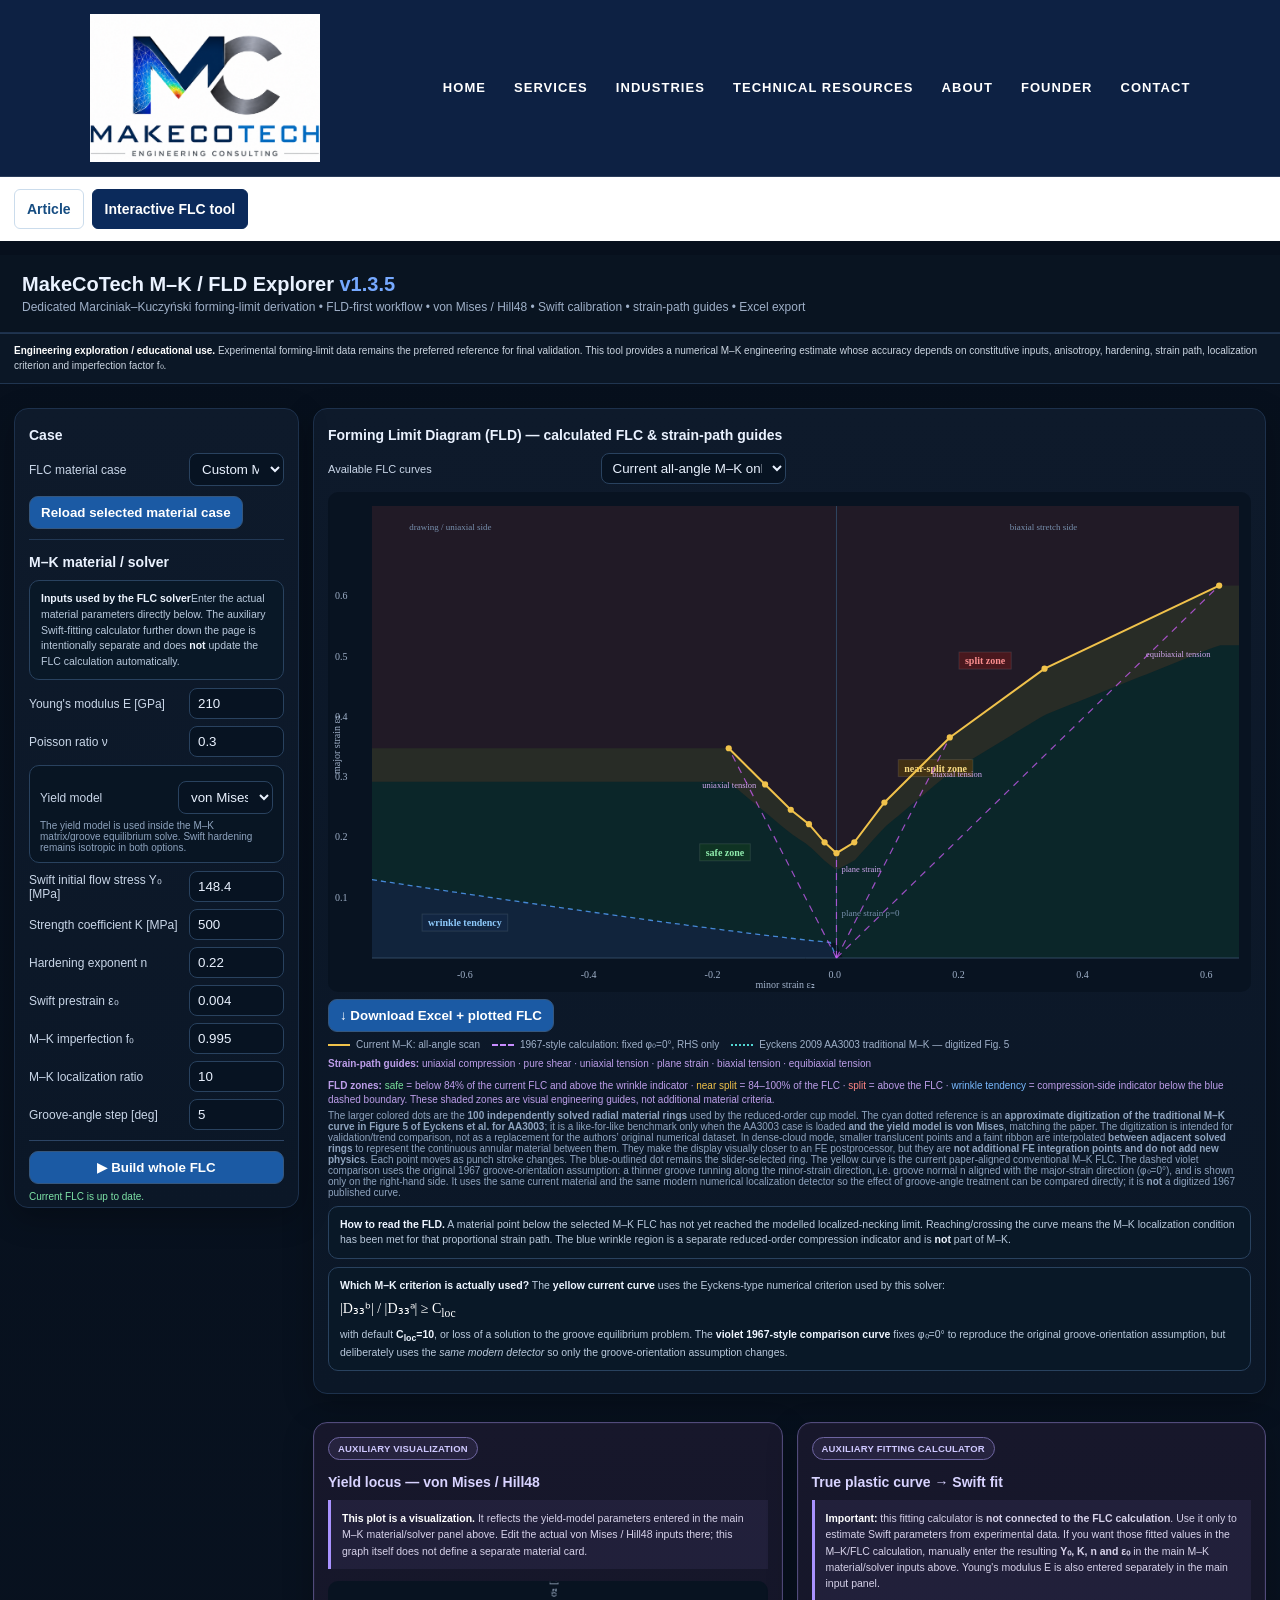
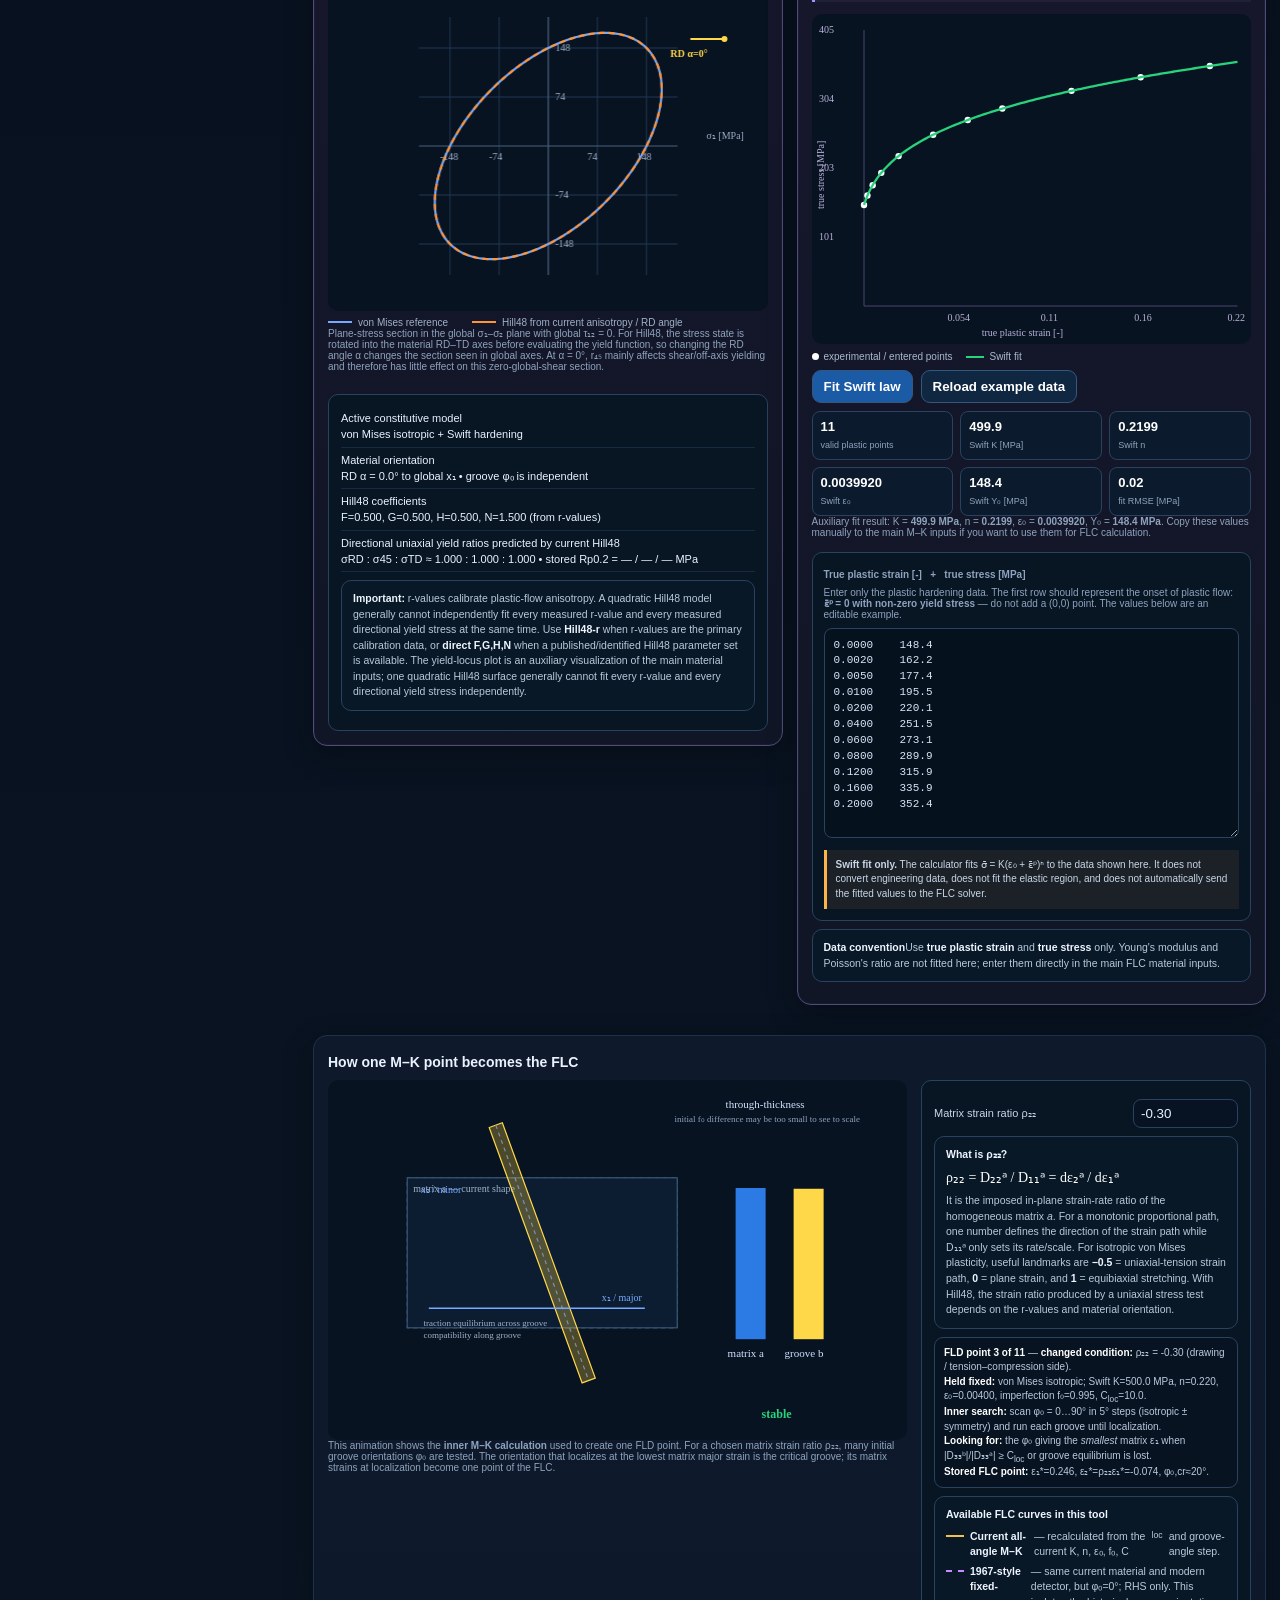
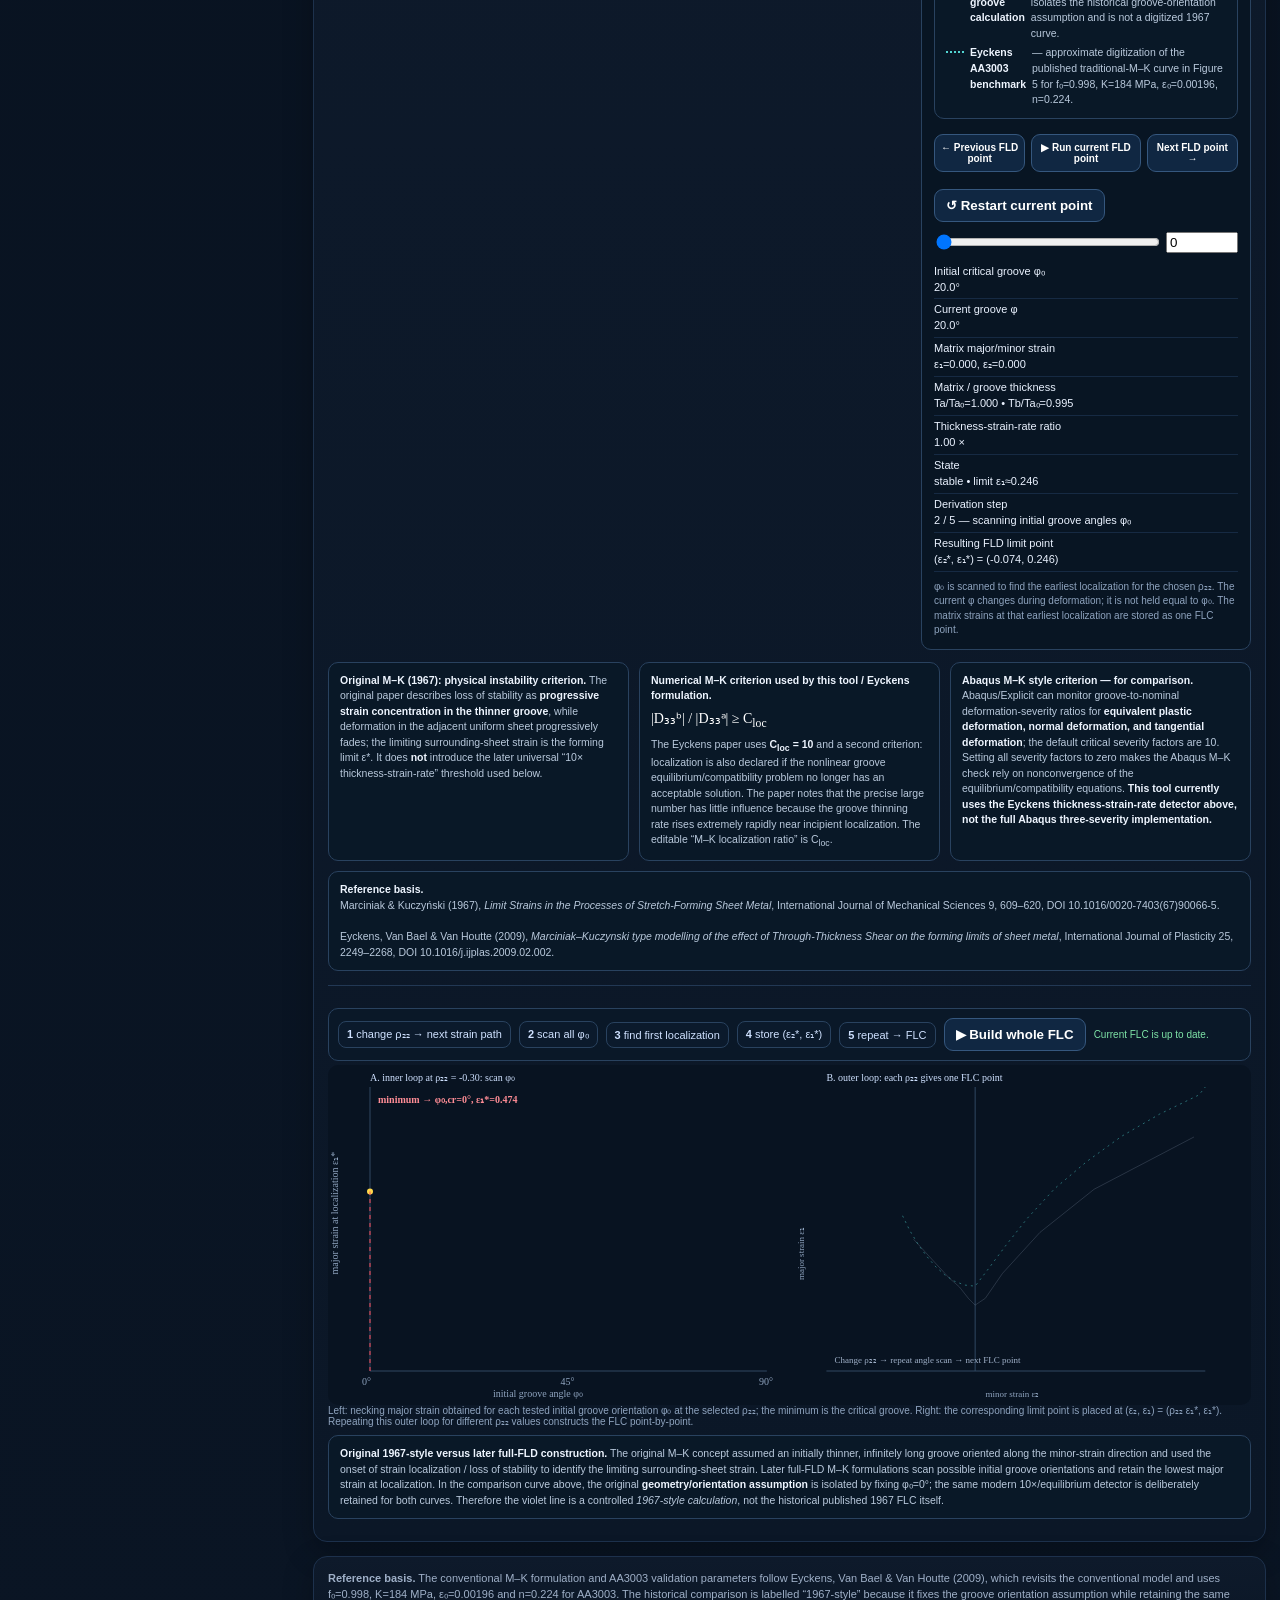
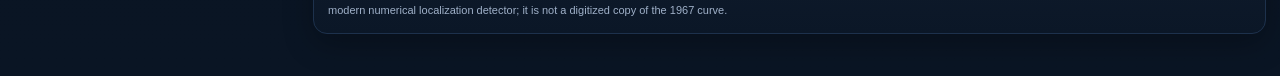
<file: MakeCoTech_MK_FLD_Explorer_v1.3.5.html>
<!DOCTYPE html>

<html lang="en">
<head>
<meta charset="utf-8"/>
<meta content="width=device-width,initial-scale=1" name="viewport"/>
<title>MakeCoTech M–K / FLD Explorer v1.3.5 | MakeCoTech</title>
<style>
:root{--bg:#08111f;--panel:#0e1a2b;--panel2:#101f33;--txt:#eaf2ff;--muted:#9fb0c8;--line:#2b405f;--accent:#76a9ff;--good:#29d37d;--yellow:#ffd84a;--orange:#ff9438;--red:#ff4d5a;--blue:#4aa3ff}
*{box-sizing:border-box} body{margin:0;background:#fff;color:var(--txt);font-family:Inter,Segoe UI,Arial,sans-serif}
.tool-shell{background:linear-gradient(180deg,#07101d,#0a1524);min-height:100vh;padding:14px 0 28px}
.tool-header{padding:18px 22px;border-bottom:1px solid #1d304b;background:#091421}
.tool-header h1{font-size:20px;margin:0 0 4px}.sub{color:var(--muted);font-size:12px}
.wrap{display:grid;grid-template-columns:350px 1fr;gap:14px;padding:14px;max-width:1500px;margin:auto}
.panel{background:linear-gradient(180deg,var(--panel),#0b1727);border:1px solid #1d314c;border-radius:14px;padding:14px;box-shadow:0 10px 30px #0004}.controls{position:sticky;top:86px;align-self:start;max-height:calc(100vh - 100px);overflow:auto}
h2{font-size:14px;margin:4px 0 10px}.group{border-top:1px solid #223854;padding-top:10px;margin-top:10px}.row{display:grid;grid-template-columns:1fr 95px;gap:8px;align-items:center;margin:7px 0}.row label{font-size:12px;color:#c9d6e8}.row input,.row select{width:100%;background:#071322;border:1px solid #29425f;color:var(--txt);padding:7px 8px;border-radius:8px}.btns{display:flex;gap:8px;flex-wrap:wrap;margin:10px 0}.btn{border:1px solid #35577e;background:#102742;color:white;border-radius:9px;padding:8px 11px;cursor:pointer;font-weight:600}.btn.primary{background:#1b5aa4}.btn:hover{filter:brightness(1.12)}
.main{display:grid;gap:14px}.grid2{display:grid;grid-template-columns:1.25fr .75fr;gap:14px}.simRow{display:grid;grid-template-columns:minmax(0,1fr) 238px;gap:12px;align-items:stretch}.canvasWrap{position:relative;height:430px;min-width:0}.canvasWrap canvas{width:100%;height:100%;display:block;background:radial-gradient(circle at 50% 20%,#132947,#08111f 70%);border-radius:10px}.badge{position:absolute;top:12px;left:12px;padding:7px 9px;border-radius:8px;background:#07111dcc;border:1px solid #29405e;font-size:12px}.inspectPanel{background:#081523;border:1px solid #29425f;border-radius:10px;padding:11px 12px;font-size:11px;line-height:1.48;min-width:0}.inspectPanel h3{margin:0 0 7px;font-size:12px}.inspectPanel .pv{color:#fff;font-weight:650}.inspectPanel .muted{color:#9fb0c8}.inspectPanel .riskLine{height:3px;border-radius:3px;margin:6px 0 8px}.inspectPanel .kv{padding:2px 0;border-bottom:1px solid #162a43}.inspectPanel .kv:last-child{border-bottom:0}.inspectPanel .hint{margin-top:8px;color:#8ea3be;font-size:10px;line-height:1.35}.legend{display:flex;gap:8px;flex-wrap:wrap;margin-top:8px;font-size:11px;color:var(--muted)}.sw{display:inline-flex;align-items:center;gap:5px}.dot{width:10px;height:10px;border-radius:3px}
.metrics{display:grid;grid-template-columns:repeat(5,1fr);gap:8px;margin-top:10px}.metric{background:#091626;border:1px solid #1f3551;border-radius:10px;padding:10px}.metric b{display:block;font-size:18px}.metric span{font-size:10px;color:var(--muted)}
.chart{height:280px}.chart canvas{width:100%;height:100%;display:block;background:#081321;border-radius:10px}.note{font-size:11px;line-height:1.45;color:var(--muted)}.status{font-size:12px;margin-top:8px;padding:9px;border:1px solid #29425f;border-radius:9px;background:#081523}.small{font-size:10px;color:#8ea3be}.sliderline{display:grid;grid-template-columns:1fr 70px;gap:8px;align-items:center}.sliderline input[type=range]{width:100%}
.sheetNav{display:flex;justify-content:space-between;gap:8px;font-size:10px;color:#8ea3be;margin:1px 2px 4px}.inspectHint{margin-top:5px;line-height:1.35}
.mkExplain{display:grid;grid-template-columns:minmax(0,1fr) 270px;gap:12px;align-items:stretch}.mkCanvas{height:330px}.mkCanvas canvas{width:100%;height:100%;display:block;background:#081321;border-radius:10px}.mkSide{background:#081523;border:1px solid #29425f;border-radius:10px;padding:11px 12px;font-size:11px;line-height:1.45}.mkSide .kv{padding:3px 0;border-bottom:1px solid #162a43}.mkSide .kv:last-child{border-bottom:0}.mkControls{display:grid;grid-template-columns:1fr 72px;gap:8px;align-items:center;margin:8px 0}.mkControls input[type=range]{width:100%}.flcBuildWrap{margin-top:12px;border-top:1px solid #223854;padding-top:12px}.flcBuildCanvas{height:300px}.flcBuildCanvas canvas{width:100%;height:100%;display:block;background:#081321;border-radius:10px}.deriveStrip{display:flex;gap:8px;align-items:center;flex-wrap:wrap;margin:8px 0 4px}.deriveStep{font-size:11px;color:#cfe1ff;background:#0b1a2c;border:1px solid #29425f;border-radius:8px;padding:6px 8px}.minirow{display:grid;grid-template-columns:1fr 105px;gap:8px;align-items:center;margin:7px 0}.minirow label{font-size:11px;color:#c9d6e8}.minirow input{width:100%;background:#071322;border:1px solid #29425f;color:var(--txt);padding:6px 7px;border-radius:8px}
.infoBox{background:#091827;border:1px solid #29425f;border-radius:10px;padding:10px 11px;margin:8px 0;font-size:10.5px;line-height:1.48;color:#b9c9dc}.infoBox b{color:#eef5ff}.formula{font-family:Cambria Math,STIX Two Math,serif;font-size:14px;color:#fff;display:block;margin:5px 0}.fldToolbar{display:grid;grid-template-columns:1fr 185px 1fr 185px;gap:8px;align-items:center;margin:0 0 8px}.fldToolbar label{font-size:11px;color:#c9d6e8}.fldToolbar select{width:100%;background:#071322;border:1px solid #29425f;color:var(--txt);padding:6px 7px;border-radius:8px}.curveLegend{display:flex;gap:12px;flex-wrap:wrap;margin-top:6px;font-size:10px;color:#9fb0c8}.lineKey{display:inline-flex;gap:6px;align-items:center}.lineSample{display:inline-block;width:22px;height:0;border-top:2px solid #f0c24b}.lineSample.original{border-top-color:#c78cff;border-top-style:dashed}.lineSample.benchmark{border-top-color:#52d6d3;border-top-style:dotted}.cloudSample{display:inline-block;width:24px;height:12px;position:relative}.cloudSample:before,.cloudSample:after{content:'';position:absolute;width:5px;height:5px;border-radius:50%;background:#29d37d;top:3px}.cloudSample:before{left:2px}.cloudSample:after{left:16px;background:#ffd84a}.cloudSample i{position:absolute;width:5px;height:5px;border-radius:50%;background:#4aa3ff;left:9px;top:0}

.liveControls{margin-top:10px;padding:10px 12px;background:#081523;border:1px solid #29425f;border-radius:10px}.liveHead{display:flex;justify-content:space-between;gap:10px;align-items:center;flex-wrap:wrap;margin-bottom:7px}.liveHead b{font-size:12px}.targetOutcome{font-size:10px;color:#cfe1ff}.liveActions{display:flex;gap:7px;flex-wrap:wrap;margin-top:7px}.fldInspector{padding:8px 10px;margin:0 0 8px;background:#091827;border:1px solid #29425f;border-radius:9px}.fldInspectorHead{display:flex;justify-content:space-between;gap:8px;align-items:center;margin-bottom:4px}.fldInspectorHead b{font-size:11px}.cloudNote{font-size:9.5px;color:#8ea3be;margin-top:5px;line-height:1.35}
.benchLib{margin-top:10px;padding-top:10px;border-top:1px solid #223854}.benchCard{display:none;margin-top:8px;padding:10px 11px;border:1px solid #29425f;border-radius:10px;background:#081523;font-size:10.5px;line-height:1.45;color:#b9c9dc}.benchCard.show{display:block}.benchCard b{color:#fff}.benchCard .tag{display:inline-block;padding:2px 6px;margin:2px 4px 2px 0;border:1px solid #35577e;border-radius:999px;color:#cfe1ff;background:#0b1a2c}.benchGrid{display:grid;grid-template-columns:1fr 1fr;gap:4px 10px;margin-top:6px}.benchGrid div{border-bottom:1px solid #162a43;padding:2px 0}.benchWarn{margin-top:7px;padding:7px 8px;border-left:3px solid #f0c24b;background:#0b1727;color:#d9c892}.benchCompareStatus{margin-top:7px;font-size:10px;color:#9fb0c8;padding:7px 8px;border:1px dashed #29425f;border-radius:8px;background:#071321}.exactTag{color:#86e3ae}.adapterTag{color:#f0c24b}
.benchResults{display:none;margin-top:10px;padding:10px 12px;border:1px solid #35577e;border-radius:10px;background:#081523;color:#c7d5e7;font-size:10.5px;line-height:1.45}.benchResults.show{display:block}.benchResults h3{font-size:12px;color:#fff;margin:0 0 7px}.compareTable{width:100%;border-collapse:collapse;margin-top:6px}.compareTable th,.compareTable td{padding:5px 7px;border-bottom:1px solid #1a304a;text-align:left}.compareTable th{color:#9fb0c8;font-weight:600}.goodDiff{color:#86e3ae}.warnDiff{color:#f0c24b}.naCell{color:#8ea3be;font-style:italic}.mkNav{display:grid;grid-template-columns:1fr 1.2fr 1fr;gap:6px;margin:8px 0}.mkNav .btn{padding:7px 6px;font-size:10px}.searchBox{padding:8px 9px;border:1px solid #29425f;border-radius:9px;background:#071321;margin:8px 0;font-size:10px;line-height:1.45;color:#b9c9dc}.searchBox b{color:#fff}.curveList{display:grid;gap:4px;margin-top:6px}.curveList span{display:flex;align-items:flex-start;gap:6px}.curveBullet{width:18px;margin-top:6px;border-top:2px solid #f0c24b;flex:0 0 auto}.curveBullet.orig{border-color:#c78cff;border-top-style:dashed}.curveBullet.bench{border-color:#52d6d3;border-top-style:dotted}

.yieldModelGroup{border:1px solid #29425f;border-radius:10px;padding:9px 10px;margin:8px 0;background:#081523}
.yieldModelGroup .row{margin:6px 0}
.anisoInputs{display:none;margin-top:8px;padding-top:8px;border-top:1px solid #223854}
.anisoInputs.show{display:block}
.yieldPanel{display:grid;grid-template-columns:minmax(0,1.25fr) minmax(280px,.75fr);gap:14px;align-items:stretch}
.yieldCanvas{height:360px}
.yieldCanvas canvas{width:100%;height:100%;display:block;background:#081321;border-radius:10px}
.yieldSide{background:#081523;border:1px solid #29425f;border-radius:10px;padding:11px 12px;font-size:11px;line-height:1.48}
.yieldSide .kv{padding:4px 0;border-bottom:1px solid #162a43}.yieldSide .kv:last-child{border-bottom:0}
.legendLine{display:inline-flex;align-items:center;gap:6px;margin-right:12px}
.legendLine i{display:inline-block;width:24px;border-top:2px solid #76a9ff}.legendLine.hill i{border-top-color:#ff9438}
@media(max-width:900px){.yieldPanel{grid-template-columns:1fr}.yieldCanvas{height:320px}}
@media(max-width:900px){.mkExplain{grid-template-columns:1fr}.fldToolbar{grid-template-columns:1fr 185px}}

/* Auxiliary material-analysis area: visually separated from the main FLD solver */
.auxPanel{
  background:linear-gradient(180deg,#17172b,#101626);
  border-color:#514b7a;
  box-shadow:inset 0 0 0 1px rgba(156,145,220,.05),0 10px 30px #0004;
}
.auxPanel h2{color:#d8d3ff}
.auxBadge{
  display:inline-flex;align-items:center;gap:6px;margin:0 0 10px;padding:5px 9px;
  border:1px solid #6d64a0;border-radius:999px;background:rgba(105,92,155,.18);
  color:#cfc8ff;font-size:9.5px;font-weight:800;letter-spacing:.02em
}
.auxNotice{
  margin:8px 0 12px;padding:10px 11px;border-left:3px solid #a992ff;
  background:rgba(100,84,155,.14);color:#d7d2ea;font-size:10.5px;line-height:1.55
}
.auxNotice strong{color:#fff}


.flcBuildInline{margin-top:10px;padding-top:10px;border-top:1px solid #2c4464;display:flex;flex-direction:column;gap:6px}
.flcBuildInline .btn{width:100%;font-weight:800}
.flcBuildState{font-size:10px;line-height:1.4;color:#9fb0c8}
.flcBuildState.stale{color:#ffcc78}
.flcBuildState.ready{color:#7ee3a7}
#downloadFLCExcel:disabled{opacity:.45;cursor:not-allowed}

@media(max-width:1100px){.simRow{grid-template-columns:1fr}.inspectPanel{display:grid;grid-template-columns:repeat(2,minmax(0,1fr));column-gap:14px}.inspectPanel h3,.inspectPanel .riskLine,.inspectPanel .hint{grid-column:1/-1}}@media(max-width:980px){.wrap{grid-template-columns:1fr}.controls{position:relative;top:auto;max-height:none}.grid2{grid-template-columns:1fr}.metrics{grid-template-columns:repeat(2,1fr)}.canvasWrap{height:380px}}@media(max-width:620px){.inspectPanel{display:block}}

/* Dedicated M-K / FLC builder layout */
#cupPanel{display:none!important}
@media(min-width:1000px){.wrap{grid-template-columns:285px minmax(0,1fr);max-width:1540px}.grid2{grid-template-columns:1fr}.chart{height:340px}.mkExplain{grid-template-columns:minmax(0,1fr) 330px}.mkCanvas{height:360px}.flcBuildCanvas{height:340px}}
#mkDerivationPanel{margin-top:12px}
.mkNav{position:sticky;top:0;background:#081523;padding:7px 0;z-index:3}
.deriveStrip{position:sticky;top:0;background:#0b1727;padding:8px 0;z-index:2}

/* v1.2 tensile calibration + export */
.materialCal{display:grid;grid-template-columns:minmax(0,.92fr) minmax(0,1.08fr);gap:14px;align-items:start}.curveBox{background:#081523;border:1px solid #29425f;border-radius:10px;padding:11px}.curveBox textarea{width:100%;min-height:210px;resize:vertical;background:#06111e;color:#d8e5f6;border:1px solid #29425f;border-radius:8px;padding:9px;font:11px/1.45 Consolas,monospace}.fitCanvas{height:330px}.fitCanvas canvas{width:100%;height:100%;display:block;background:#081321;border-radius:10px}.fitActions{display:flex;gap:8px;flex-wrap:wrap;margin-top:8px}.fitResults{display:grid;grid-template-columns:repeat(3,minmax(0,1fr));gap:7px;margin-top:8px}.fitChip{background:#0b1a2c;border:1px solid #29425f;border-radius:8px;padding:7px 8px}.fitChip b{display:block;font-size:13px;color:#fff}.fitChip span{font-size:9px;color:#8ea3be}.fitWarn{margin-top:8px;padding:8px 9px;border-left:3px solid #ffb44a;background:rgba(255,180,74,.08);font-size:10px;line-height:1.45;color:#c9d6e8}.hillDirect{display:none}.hillDirect.show{display:block}.hillR{display:none}.hillR.show{display:block}.curveDirRow{display:none}.curveDirRow.show{display:grid}.inlineActions{display:flex;gap:8px;align-items:center;flex-wrap:wrap}.downloadBar{display:flex;justify-content:flex-end;gap:8px;margin:7px 0}.readonlyVal{font-family:Consolas,monospace;color:#dceaff}.sourceTag{display:inline-block;border:1px solid #355979;border-radius:999px;padding:2px 7px;font-size:9px;color:#9ec4f3;margin:2px 0}.fitLegend{display:flex;gap:14px;flex-wrap:wrap;margin-top:7px;font-size:10px;color:#a9bad1}.fitLegend i{display:inline-block;width:18px;border-top:2px solid #76a9ff;vertical-align:middle;margin-right:5px}.fitLegend .raw i{border-top:0;width:7px;height:7px;border-radius:50%;background:#fff}.fitLegend .offset i{border-top:2px dashed #ff9438}.fitLegend .swift i{border-top-color:#29d37d}
@media(max-width:900px){.materialCal{grid-template-columns:1fr}.fitResults{grid-template-columns:repeat(2,minmax(0,1fr))}.fitCanvas{height:300px}}


/* v1.3.5 layout refinement */
.analysisRow{
  display:grid;
  grid-template-columns:repeat(2,minmax(0,1fr));
  gap:14px;
  align-items:start;
  margin-top:14px;
}
#mkDerivationPanel{
  margin-top:16px;
}
#mkDerivationPanel .mkExplain{
  grid-template-columns:minmax(0,1.45fr) minmax(330px,.55fr);
  gap:14px;
  align-items:start;
}
#mkDerivationPanel .mkSide{
  align-self:start;
}
.mkTheoryGrid{
  display:grid;
  grid-template-columns:repeat(3,minmax(0,1fr));
  gap:10px;
  margin-top:12px;
}
.mkTheoryGrid .infoBox{
  margin:0;
  min-width:0;
}
.mkTheoryGrid .referenceBox{
  grid-column:1/-1;
}
#mkDerivationPanel .mkNav,
#mkDerivationPanel .deriveStrip{
  position:relative;
  top:auto;
}
#mkDerivationPanel .flcBuildWrap{
  margin-top:14px;
  padding-top:14px;
}
#mkDerivationPanel .deriveStrip{
  border:1px solid #29425f;
  border-radius:10px;
  padding:9px;
  background:#0a1828;
}
@media(max-width:1180px){
  .analysisRow{grid-template-columns:1fr}
  #mkDerivationPanel .mkExplain{grid-template-columns:1fr}
  .mkTheoryGrid{grid-template-columns:1fr 1fr}
  .mkTheoryGrid .referenceBox{grid-column:1/-1}
}
@media(max-width:720px){
  .mkTheoryGrid{grid-template-columns:1fr}
  .mkTheoryGrid .referenceBox{grid-column:auto}
}

/* v1.3 FLD-first layout */
.flcTopPanel .chart{height:500px}
.analysisRow{display:grid;grid-template-columns:minmax(0,.92fr) minmax(0,1.08fr);gap:14px;align-items:start}
.analysisRow .yieldPanel{grid-template-columns:1fr}
.analysisRow .yieldCanvas{height:330px}
.analysisRow .yieldSide{margin-top:8px}
.analysisRow #materialCalibrationPanel .materialCal{grid-template-columns:1fr}
.analysisRow #materialCalibrationPanel .materialCal>div:nth-child(2){order:-1}
.analysisRow #materialCalibrationPanel .fitCanvas{height:330px}
.pathGuideNote{margin:7px 0 2px;color:#bd9eea;font-size:10px;line-height:1.45}
.downloadBar{justify-content:flex-start}
@media(max-width:1100px){.analysisRow{grid-template-columns:1fr}.flcTopPanel .chart{height:420px}}

/* final v1.3.5 layout overrides */
.analysisRow{grid-template-columns:repeat(2,minmax(0,1fr))}
#mkDerivationPanel .mkExplain{grid-template-columns:minmax(0,1.45fr) minmax(330px,.55fr)}
@media(max-width:1180px){
  .analysisRow{grid-template-columns:1fr}
  #mkDerivationPanel .mkExplain{grid-template-columns:1fr}
}


/* Standard MakeCoTech site chrome around the engineering tool. */
.fld-site-header{position:sticky;top:0;z-index:30;display:flex;align-items:center;justify-content:space-between;padding:14px 7%;background:rgba(6,26,61,.97);backdrop-filter:blur(8px);border-bottom:1px solid rgba(255,255,255,.12);font-family:Arial,Helvetica,sans-serif}
.fld-site-header .brand img{display:block;width:230px;max-width:42vw}.fld-site-header .nav{display:flex;gap:28px;align-items:center}.fld-site-header .nav a{color:#fff;text-decoration:none;text-transform:uppercase;font-size:13px;font-weight:700;letter-spacing:.08em;line-height:1.4}.fld-site-header .nav a:hover{color:#22c4ff}.fld-site-header .menu-toggle{display:none;color:#fff;background:none;border:0;padding:4px;font-size:28px;cursor:pointer}.fld-site-header a:focus-visible,.fld-site-header button:focus-visible{outline:3px solid #22c4ff;outline-offset:4px}
.fld-resource-nav{display:flex;flex-wrap:wrap;gap:8px;max-width:1500px;margin:0 auto;padding:12px 14px;background:#fff;font:600 .875rem/1.4 Arial,Helvetica,sans-serif}.fld-resource-nav a{display:inline-flex;align-items:center;min-height:40px;padding:8px 12px;border:1px solid #cbdcec;border-radius:6px;color:#164d82;text-decoration:none}.fld-resource-nav a:hover{background:#edf6ff;border-color:#0074d9}.fld-resource-nav a[aria-current="page"]{background:#0b2a5b;color:#fff;border-color:#0b2a5b}
.tool-disclaimer{max-width:1500px;margin:0 auto 10px;padding:10px 14px;color:#cbd5e1;background:#0b1726;border-top:1px solid #203550;border-bottom:1px solid #203550;font-size:10px;line-height:1.45}.tool-disclaimer strong{color:#fff}
@media(max-width:1180px){.fld-site-header .menu-toggle{display:block}.fld-site-header .nav{display:none;position:absolute;left:0;right:0;top:100%;padding:20px 7%;flex-direction:column;align-items:flex-start;background:#061a3d}.fld-site-header .nav.open{display:flex}}
@media(max-width:560px){.fld-site-header .brand img{width:180px}.fld-resource-nav{padding:10px 12px}.fld-resource-nav a{flex:1 1 calc(50% - 6px);justify-content:center;text-align:center}}
</style>

<link rel="icon" href="makecotech_mc_icon.png"/>
<link rel="canonical" href="https://www.makecotech.com/MakeCoTech_MK_FLD_Explorer_v1.3.5.html"/>
<meta name="description" content="Free interactive MakeCoTech M-K / FLD Explorer v1.3.5 for numerical forming-limit curve estimation using Swift hardening, von Mises or Hill48 anisotropy, groove-angle scanning and Excel export."/>
<meta property="og:type" content="website"/><meta property="og:site_name" content="MakeCoTech"/><meta property="og:title" content="MakeCoTech M-K / FLD Explorer v1.3.5"/><meta property="og:description" content="Interactive numerical forming-limit curve estimation with M-K, Swift hardening, von Mises/Hill48 and engineering sensitivity controls."/><meta property="og:url" content="https://www.makecotech.com/MakeCoTech_MK_FLD_Explorer_v1.3.5.html"/><meta name="twitter:card" content="summary"/>
</head>
<body>
<header class="fld-site-header">
<a class="brand" href="index.html" aria-label="MakeCoTech home"><img src="makecotech_logo.png" alt="MakeCoTech logo"/></a>
<button type="button" class="menu-toggle" aria-label="Open menu" aria-expanded="false" aria-controls="fld-site-navigation">☰</button>
<nav class="nav" id="fld-site-navigation" aria-label="Main navigation">
<a href="index.html#home">Home</a><a href="index.html#services">Services</a><a href="index.html#industries">Industries</a><a href="index.html#resources">Technical Resources</a><a href="index.html#about">About</a><a href="index.html#founder">Founder</a><a href="index.html#contact">Contact</a>
</nav>
</header>
<nav class="fld-resource-nav" aria-label="Forming limit resources"><a href="forming-limit-diagram-mk.html">Article</a><a href="MakeCoTech_MK_FLD_Explorer_v1.3.5.html" aria-current="page">Interactive FLC tool</a></nav>
<div class="tool-shell">
<div class="tool-header"><h1>MakeCoTech M–K / FLD Explorer <span style="color:#76a9ff">v1.3.5</span></h1><div class="sub">Dedicated Marciniak–Kuczyński forming-limit derivation • FLD-first workflow • von Mises / Hill48 • Swift calibration • strain-path guides • Excel export</div></div>
<div class="tool-disclaimer"><strong>Engineering exploration / educational use.</strong> Experimental forming-limit data remains the preferred reference for final validation. This tool provides a numerical M–K engineering estimate whose accuracy depends on constitutive inputs, anisotropy, hardening, strain path, localization criterion and imperfection factor f₀.</div>
<div class="wrap">
<section class="panel controls">
<h2>Case</h2>
<div class="row"><label>FLC material case</label><select id="preset"><option value="dc06lit">Literature steel — DC06 / Hill48 + Swift</option><option value="aa3003">Published validation — Eyckens AA3003</option><option selected="selected" value="custom">Custom M–K material</option></select></div>
<div class="btns"><button class="btn primary" id="reset">Reload selected material case</button></div>
<div class="benchCard" id="benchmarkCard"></div>
<div class="group" style="display:none"><h2>Geometry</h2>
<div class="row"><label>Blank radius [mm]</label><input id="blankR" step="1" type="number"/></div>
<div class="row"><label>Thickness [mm]</label><input id="thick" step="0.01" type="number"/></div>
<div class="row"><label>Punch radius [mm]</label><input id="punchR" step="0.5" type="number"/></div>
<div class="row"><label>Punch corner R [mm]</label><input id="punchCR" step="0.5" type="number"/></div>
<div class="row"><label>Die inner radius [mm]</label><input id="dieR" step="0.25" type="number"/></div>
<div class="row"><label>Die corner R [mm]</label><input id="dieCR" step="0.5" type="number"/></div>
<div class="row"><label>Target stroke [mm]</label><input id="strokeMax" step="1" type="number"/></div>
</div>
<div class="group" style="display:none"><h2>Process</h2>
<div class="row"><label>Blank-holder force [kN]</label><input id="bhf" step="5" type="number"/></div>
<div class="row"><label>μ punch</label><input id="muP" step="0.01" type="number"/></div>
<div class="row"><label>μ die / holder</label><input id="muD" step="0.01" type="number"/></div>
</div>
<div class="group"><h2>M–K material / solver</h2>
<select id="materialMode" style="display:none"><option selected value="direct">Direct Swift parameters</option></select>
<div class="infoBox"><b>Inputs used by the FLC solver</b>Enter the actual material parameters directly below. The auxiliary Swift-fitting calculator further down the page is intentionally separate and does <b>not</b> update the FLC calculation automatically.</div>
<div class="row"><label>Young's modulus E [GPa]</label><input id="E" step="0.1" type="number"/></div>
<div class="row"><label>Poisson ratio ν</label><input id="nu" max="0.499" min="0" step="0.01" type="number"/></div>
<div class="yieldModelGroup">
<div class="row"><label>Yield model</label><select id="yieldModel"><option value="mises">von Mises — isotropic</option><option value="hill48">Hill48 — planar anisotropy</option></select></div>
<div class="small">The yield model is used inside the M–K matrix/groove equilibrium solve. Swift hardening remains isotropic in both options.</div>
<div class="anisoInputs" id="anisoInputs">
<div class="row"><label>Hill48 calibration</label><select id="hillCal"><option value="r">From r-values (Hill48-r)</option><option value="direct">Direct F, G, H, N coefficients</option></select></div>
<div class="hillR" id="hillRInputs">
<div class="row"><label>r₀ — uniaxial along RD</label><input id="r0" min="0.05" step="0.01" type="number" value="1"/></div>
<div class="row"><label>r₄₅ — uniaxial at 45°</label><input id="r45" min="0.05" step="0.01" type="number" value="1"/></div>
<div class="row"><label>r₉₀ — uniaxial along TD</label><input id="r90" min="0.05" step="0.01" type="number" value="1"/></div>
</div>
<div class="hillDirect" id="hillDirectInputs">
<div class="row"><label>Hill48 F</label><input id="hF" min="0.001" step="0.001" type="number" value="0.5"/></div>
<div class="row"><label>Hill48 G</label><input id="hG" min="0.001" step="0.001" type="number" value="0.5"/></div>
<div class="row"><label>Hill48 H</label><input id="hH" min="0.001" step="0.001" type="number" value="0.5"/></div>
<div class="row"><label>Hill48 N</label><input id="hN" min="0.001" step="0.001" type="number" value="1.5"/></div>
<div class="small">Direct coefficients are normalized internally by G+H so the RD uniaxial flow stress remains the scalar Swift flow stress. In this in-plane, no-TTS tool only F, G, H and N enter the plane-stress calculation.</div>
</div>
<div class="row"><label>RD angle α to global x₁ [deg]</label><input id="rdAngle" max="90" min="-90" step="1" type="number" value="0"/></div>
<div class="small">α defines material orientation relative to the global major-strain axis x₁. The groove angle φ₀ is independent. r-values require transverse/thickness plastic-strain information; they cannot be obtained from an axial stress–strain curve alone.</div>
</div>
</div>
<div class="row"><label>Swift initial flow stress Y₀ [MPa]</label><input id="sy" step="1" type="number"/></div>
<div class="row"><label>Strength coefficient K [MPa]</label><input id="K" step="1" type="number"/></div>
<div class="row"><label>Hardening exponent n</label><input id="n" step="0.001" type="number"/></div>
<div class="row"><label>Swift prestrain ε₀</label><input id="eps0" min="0" step="0.0001" type="number"/></div>
<div class="row"><label>M–K imperfection f₀</label><input id="f0" max="1" min="0.95" step="0.001" type="number"/></div>
<div class="row"><label>M–K localization ratio</label><input id="mkCrit" max="30" min="3" step="1" type="number"/></div>
<div class="row"><label>Groove-angle step [deg]</label><input id="angleStep" max="45" min="1" step="1" type="number"/></div>
<div class="flcBuildInline">
  <button class="btn primary" id="flcBuildPlayTop">▶ Build whole FLC</button>
  <div class="flcBuildState ready" id="flcBuildStateTop">Current FLC is up to date.</div>
</div>
<div class="infoBox"><b>Swift isotropic hardening</b><span class="formula">σ̄ = K (ε₀ + ε̄ᵖ)ⁿ</span><span class="formula">σᵧ = K ε₀ⁿ   at   ε̄ᵖ = 0</span><b>K</b> [MPa] scales the flow stress, <b>n</b> controls work hardening, and <b>ε₀</b> sets the initial yield level. With Hill48, only the <i>yield-surface shape / plastic-flow direction</i> becomes anisotropic; the scalar Swift hardening law remains isotropic.</div>
<div class="small">σᵧ and ε₀ are kept consistent with σᵧ = K ε₀ⁿ. Editing σᵧ updates ε₀; editing K, n or ε₀ updates σᵧ. Set groove step to 1° for the paper's angular resolution.</div>
</div>
<div class="status" id="status"></div>
<div class="note" style="margin-top:10px"><b>Model scope.</b> This dedicated FLC builder solves the conventional M–K matrix/groove problem with Swift hardening, evolving groove orientation, compatibility along the groove, normal/tangential traction equilibrium, thickness evolution and a thickness-strain-rate localization criterion. Choose <b>von Mises</b> for isotropic yielding or <b>Hill48</b> for planar anisotropy calibrated from r-values. Through-thickness shear, anisotropic hardening, texture evolution and non-proportional loading remain outside this version.</div>
</section>
<section class="main">
<div class="panel" id="cupPanel" style="display:none">
<div class="simRow">
<div class="canvasWrap"><canvas id="cup"></canvas><div class="badge" id="badge"></div></div>
<aside aria-live="polite" class="inspectPanel" id="inspectPanel">
<h3>Selected material point</h3>
<div class="riskLine" id="ipRisk"></div>
<div class="kv"><span class="muted">Material ring</span><br/><span class="pv" id="ipRing">—</span></div>
<div class="kv"><span class="muted">Original R₀</span><br/><span class="pv" id="ipR0">—</span></div>
<div class="kv"><span class="muted">Current (r,z)</span><br/><span class="pv" id="ipPos">—</span></div>
<div class="kv"><span class="muted">Zone</span><br/><span class="pv" id="ipZone">—</span></div>
<div class="kv"><span class="muted">Thickness / Δt</span><br/><span class="pv" id="ipThick">—</span></div>
<div class="kv"><span class="muted">Equivalent flow stress</span><br/><span class="pv" id="ipStress">—</span></div>
<div class="kv"><span class="muted">Principal in-plane strains</span><br/><span class="pv" id="ipStrain">—</span></div>
<div class="kv"><span class="muted">FLD point (ε₂, ε₁)</span><br/><span class="pv" id="ipFLD">—</span></div>
<div class="kv"><span class="muted">M–K utilization / margin</span><br/><span class="pv" id="ipMK">—</span></div>
<div class="hint">The marker moves on the sheet; this information panel stays fixed so it never obscures the cup.</div>
</aside>
</div>
<div class="liveControls">
<div class="liveHead"><b>Punch stroke — watch the cup and FLD move together</b><span class="targetOutcome" id="targetOutcome">Target prediction —</span></div>
<div class="sliderline"><input id="stroke" max="60" min="0" step="0.25" type="range"/><input id="strokeNum" step="0.25" type="number"/></div>
<div class="liveActions"><button class="btn" id="animate">▶ Animate Draw</button><button class="btn" id="goTarget">Go to target stroke</button></div>
<div class="small">Changing any geometry/process/material parameter still resets this slider to 0 mm. The target prediction remains visible so you can immediately see whether the new setup is expected to reach the M–K split limit.</div>
</div>
<div class="legend"><span class="sw"><span class="dot" style="background:#29d37d"></span>Safe</span><span class="sw"><span class="dot" style="background:#ffd84a"></span>Approaching limit</span><span class="sw"><span class="dot" style="background:#ff9438"></span>High risk</span><span class="sw"><span class="dot" style="background:#ff4d5a"></span>Failure / localization</span><span class="sw"><span class="dot" style="background:#4aa3ff"></span>Wrinkling tendency (indicator)</span></div>
<div class="metrics"><div class="metric"><b id="mForce">0</b><span>Estimated punch force [kN]</span></div><div class="metric"><b id="mThin">0%</b><span>Minimum thickness change</span></div><div class="metric"><b id="mEdgeThick">0%</b><span>Outer-edge thickness change</span></div><div class="metric"><b id="mRisk">0%</b><span>Maximum formability utilization</span></div><div class="metric"><b id="mWrinkle">0%</b><span>Wrinkling tendency index</span></div></div>
<div class="benchResults" id="benchmarkResultsPanel"></div>
</div><div class="panel flcTopPanel"><h2>Forming Limit Diagram (FLD) — calculated FLC &amp; strain-path guides</h2>
<div class="fldToolbar"><label>Available FLC curves</label><select id="fldCompare"><option selected="" value="all">All: current + 1967-style + AA3003 benchmark</option><option value="current_benchmark">Current + AA3003 benchmark</option><option value="current_original">Current + 1967-style</option><option value="current">Current all-angle M–K only</option><option value="original">1967-style fixed-groove only</option><option value="benchmark">Eyckens AA3003 benchmark only</option></select><label style="display:none">FLD material-point cloud</label><select id="fldCloud" style="display:none"><option selected="" value="dense">Dense cloud + 100 solved rings</option><option value="solved">100 solved rings only</option><option value="focus">Selected + critical only</option></select></div>
<div class="fldInspector" style="display:none">
<div class="fldInspectorHead"><b>Sheet material-point inspector — directly linked to the FLD</b><span class="small">original blank coordinate R₀ [mm]</span></div>
<div class="sheetNav"><span>← left edge</span><span>center</span><span>right edge →</span></div>
<div class="sliderline"><input id="inspect" max="100" min="-100" step="1" type="range" value="70"/><input id="inspectNum" step="1" type="number" value="70"/></div>
</div>
<div class="chart"><canvas id="fld"></canvas></div><div class="downloadBar"><button class="btn primary" id="downloadFLCExcel">↓ Download Excel + plotted FLC</button></div>
<div class="curveLegend"><span class="lineKey"><span class="lineSample"></span>Current M–K: all-angle scan</span><span class="lineKey"><span class="lineSample original"></span>1967-style calculation: fixed φ₀=0°, RHS only</span><span class="lineKey"><span class="lineSample benchmark"></span>Eyckens 2009 AA3003 traditional M–K — digitized Fig. 5</span></div><div class="pathGuideNote"><b>Strain-path guides:</b> uniaxial compression · pure shear · uniaxial tension · plane strain · biaxial tension · equibiaxial tension</div>
<div class="pathGuideNote"><b>FLD zones:</b> <span style="color:#77e09a">safe</span> = below 84% of the current FLC and above the wrinkle indicator · <span style="color:#f0c24b">near split</span> = 84–100% of the FLC · <span style="color:#ff8585">split</span> = above the FLC · <span style="color:#78b9ff">wrinkle tendency</span> = compression-side indicator below the blue dashed boundary. These shaded zones are visual engineering guides, not additional material criteria.</div>
<div class="small">The larger colored dots are the <b>100 independently solved radial material rings</b> used by the reduced-order cup model. The cyan dotted reference is an <b>approximate digitization of the traditional M–K curve in Figure 5 of Eyckens et al. for AA3003</b>; it is a like-for-like benchmark only when the AA3003 case is loaded <b>and the yield model is von Mises</b>, matching the paper. The digitization is intended for validation/trend comparison, not as a replacement for the authors’ original numerical dataset. In dense-cloud mode, smaller translucent points and a faint ribbon are interpolated <b>between adjacent solved rings</b> to represent the continuous annular material between them. They make the display visually closer to an FE postprocessor, but they are <b>not additional FE integration points and do not add new physics</b>. Each point moves as punch stroke changes. The blue-outlined dot remains the slider-selected ring. The yellow curve is the current paper-aligned conventional M–K FLC. The dashed violet comparison uses the original 1967 groove-orientation assumption: a thinner groove running along the minor-strain direction, i.e. groove normal n aligned with the major-strain direction (φ₀=0°), and is shown only on the right-hand side. It uses the same current material and the same modern numerical localization detector so the effect of groove-angle treatment can be compared directly; it is <b>not</b> a digitized 1967 published curve.</div>
<div class="infoBox"><b>How to read the FLD.</b> A material point below the selected M–K FLC has not yet reached the modelled localized-necking limit. Reaching/crossing the curve means the M–K localization condition has been met for that proportional strain path. The blue wrinkle region is a separate reduced-order compression indicator and is <b>not</b> part of M–K.</div><div class="infoBox"><b>Which M–K criterion is actually used?</b> The <b>yellow current curve</b> uses the Eyckens-type numerical criterion used by this solver: <span class="formula">|D₃₃ᵇ| / |D₃₃ᵃ| ≥ C<sub>loc</sub></span>with default <b>C<sub>loc</sub>=10</b>, or loss of a solution to the groove equilibrium problem. The <b>violet 1967-style comparison curve</b> fixes φ₀=0° to reproduce the original groove-orientation assumption, but deliberately uses the <i>same modern detector</i> so only the groove-orientation assumption changes.</div>
</div><div class="analysisRow"><div class="panel auxPanel" id="yieldAuxPanel">
<div class="auxBadge">AUXILIARY VISUALIZATION</div>
<h2>Yield locus — von Mises / Hill48</h2>
<div class="auxNotice"><strong>This plot is a visualization.</strong> It reflects the yield-model parameters entered in the main M–K material/solver panel above. Edit the actual von Mises / Hill48 inputs there; this graph itself does not define a separate material card.</div>
<div class="yieldPanel">
<div>
<div class="yieldCanvas"><canvas id="yieldLocus"></canvas></div>
<div class="curveLegend"><span class="legendLine"><i></i>von Mises reference</span><span class="legendLine hill"><i></i>Hill48 from current anisotropy / RD angle</span></div>
<div class="small">Plane-stress section in the global σ₁–σ₂ plane with global τ₁₂ = 0. For Hill48, the stress state is rotated into the material RD–TD axes before evaluating the yield function, so changing the RD angle α changes the section seen in global axes. At α = 0°, r₄₅ mainly affects shear/off-axis yielding and therefore has little effect on this zero-global-shear section.</div>
</div>
<aside class="yieldSide">
<div class="kv"><span class="muted">Active constitutive model</span><br/><span class="pv" id="yieldActive">—</span></div>
<div class="kv"><span class="muted">Material orientation</span><br/><span class="pv" id="yieldOrient">—</span></div>
<div class="kv"><span class="muted">Hill48 coefficients</span><br/><span class="pv" id="yieldCoeff">—</span></div>
<div class="kv"><span class="muted">Directional uniaxial yield ratios predicted by current Hill48</span><br/><span class="pv" id="yieldRatios">—</span></div>
<div class="infoBox"><b>Important:</b> r-values calibrate plastic-flow anisotropy. A quadratic Hill48 model generally cannot independently fit every measured r-value and every measured directional yield stress at the same time. Use <b>Hill48-r</b> when r-values are the primary calibration data, or <b>direct F,G,H,N</b> when a published/identified Hill48 parameter set is available. The yield-locus plot is an auxiliary visualization of the main material inputs; one quadratic Hill48 surface generally cannot fit every r-value and every directional yield stress independently.</div>
</aside>
</div>
</div><div class="panel auxPanel" id="materialCalibrationPanel">
<div class="auxBadge">AUXILIARY FITTING CALCULATOR</div>
<h2>True plastic curve → Swift fit</h2>
<div class="auxNotice"><strong>Important:</strong> this fitting calculator is <b>not connected to the FLC calculation</b>. Use it only to estimate Swift parameters from experimental data. If you want those fitted values in the M–K/FLC calculation, manually enter the resulting <b>Y₀, K, n and ε₀</b> in the main M–K material/solver inputs above. Young's modulus E is also entered separately in the main input panel.</div>
<div class="materialCal">
<div class="curveBox">
<select id="curveFormat" style="display:none"><option selected value="truePlastic">True plastic strain + true stress</option></select>
<select id="curveEChoice" style="display:none"><option selected value="model">Main-model E</option></select>
<select id="curveDir" style="display:none"><option selected value="RD">RD</option></select>
<label class="small" for="curveData"><b>True plastic strain [-] &nbsp; + &nbsp; true stress [MPa]</b></label>
<div class="small" style="margin:5px 0 8px">Enter only the plastic hardening data. The first row should represent the onset of plastic flow: <b>ε̄ᵖ = 0 with non-zero yield stress</b> — do not add a (0,0) point. The values below are an editable example.</div>
<textarea id="curveData" spellcheck="false">0.0000    148.4
0.0020    162.2
0.0050    177.4
0.0100    195.5
0.0200    220.1
0.0400    251.5
0.0600    273.1
0.0800    289.9
0.1200    315.9
0.1600    335.9
0.2000    352.4</textarea>
<div class="fitWarn" id="curveHint"><b>Swift fit only.</b> The calculator fits σ̄ = K(ε₀ + ε̄ᵖ)ⁿ to the data shown here. It does not convert engineering data, does not fit the elastic region, and does not automatically send the fitted values to the FLC solver.</div>
</div>
<div>
<div class="fitCanvas"><canvas id="curveFit"></canvas></div>
<div class="fitLegend"><span class="raw"><i></i>experimental / entered points</span><span class="swift"><i></i>Swift fit</span></div>
<div class="fitActions"><button class="btn primary" id="analyzeCurve">Fit Swift law</button><button class="btn" id="clearCurve">Reload example data</button></div>
<div class="fitResults">
<div class="fitChip"><b id="fitCount">0</b><span>valid plastic points</span></div>
<div class="fitChip"><b id="fitK">—</b><span>Swift K [MPa]</span></div>
<div class="fitChip"><b id="fitN">—</b><span>Swift n</span></div>
<div class="fitChip"><b id="fitEps0">—</b><span>Swift ε₀</span></div>
<div class="fitChip"><b id="fitY0">—</b><span>Swift Y₀ [MPa]</span></div>
<div class="fitChip"><b id="fitRmse">—</b><span>fit RMSE [MPa]</span></div>
</div>
<div class="small" id="fitStatus">Editable example data are loaded. Press <b>Fit Swift law</b> to calculate K, n, ε₀ and Y₀.</div>
</div>
</div>
<div class="infoBox"><b>Data convention</b>Use <b>true plastic strain</b> and <b>true stress</b> only. Young's modulus and Poisson's ratio are not fitted here; enter them directly in the main FLC material inputs.</div>
</div>



</div>

<div class="panel" id="mkDerivationPanel">
<h2>How one M–K point becomes the FLC</h2>
<div class="mkExplain">
<div>
<div class="mkCanvas"><canvas id="mkAnim"></canvas></div>
<div class="small">This animation shows the <b>inner M–K calculation</b> used to create one FLD point. For a chosen matrix strain ratio ρ₂₂, many initial groove orientations φ₀ are tested. The orientation that localizes at the lowest matrix major strain is the critical groove; its matrix strains at localization become one point of the FLC.</div>
</div>
<aside class="mkSide">
<div class="minirow"><label>Matrix strain ratio ρ₂₂</label><input id="mkBeta" max="1" min="-0.5" step="0.05" type="number" value="-0.30"/></div>
<div class="infoBox"><b>What is ρ₂₂?</b><span class="formula">ρ₂₂ = D₂₂ᵃ / D₁₁ᵃ = dε₂ᵃ / dε₁ᵃ</span>It is the imposed in-plane strain-rate ratio of the homogeneous matrix <i>a</i>. For a monotonic proportional path, one number defines the direction of the strain path while D₁₁ᵃ only sets its rate/scale. For isotropic von Mises plasticity, useful landmarks are <b>−0.5</b> = uniaxial-tension strain path, <b>0</b> = plane strain, and <b>1</b> = equibiaxial stretching. With Hill48, the strain ratio produced by a uniaxial stress test depends on the r-values and material orientation.</div><div class="searchBox" id="mkSearchInfo"></div><div class="infoBox"><b>Available FLC curves in this tool</b><div class="curveList"><span><i class="curveBullet"></i><span><b>Current all-angle M–K</b> — recalculated from the current K, n, ε₀, f₀, C<sub>loc</sub> and groove-angle step.</span></span><span><i class="curveBullet orig"></i><span><b>1967-style fixed-groove calculation</b> — same current material and modern detector, but φ₀=0°; RHS only. This isolates the historical groove-orientation assumption and is not a digitized 1967 curve.</span></span><span><i class="curveBullet bench"></i><span><b>Eyckens AA3003 benchmark</b> — approximate digitization of the published traditional-M–K curve in Figure 5 for f₀=0.998, K=184 MPa, ε₀=0.00196, n=0.224.</span></span></div></div>
<div class="mkNav"><button class="btn" id="mkPrev">← Previous FLD point</button><button class="btn" id="mkPlay">▶ Run current FLD point</button><button class="btn" id="mkNext">Next FLD point →</button></div><div class="btns"><button class="btn" id="mkRestart">↺ Restart current point</button></div>
<div class="mkControls"><input id="mkProgress" max="100" min="0" step="1" type="range" value="0"/><input id="mkProgressNum" max="100" min="0" step="1" type="number" value="0"/></div>
<div class="kv"><span class="muted">Initial critical groove φ₀</span><br/><span class="pv" id="mkPhi0">—</span></div>
<div class="kv"><span class="muted">Current groove φ</span><br/><span class="pv" id="mkPhi">—</span></div>
<div class="kv"><span class="muted">Matrix major/minor strain</span><br/><span class="pv" id="mkStrain">—</span></div>
<div class="kv"><span class="muted">Matrix / groove thickness</span><br/><span class="pv" id="mkThickness">—</span></div>
<div class="kv"><span class="muted">Thickness-strain-rate ratio</span><br/><span class="pv" id="mkRatio">—</span></div>
<div class="kv"><span class="muted">State</span><br/><span class="pv" id="mkState">—</span></div>
<div class="kv"><span class="muted">Derivation step</span><br/><span class="pv" id="mkDeriveStep">—</span></div>
<div class="kv"><span class="muted">Resulting FLD limit point</span><br/><span class="pv" id="mkPoint">—</span></div>
<div class="small" style="margin-top:8px">φ₀ is scanned to find the earliest localization for the chosen ρ₂₂. The current φ changes during deformation; it is not held equal to φ₀. The matrix strains at that earliest localization are stored as one FLC point.</div>


</aside>
</div><div class="mkTheoryGrid"><div class="infoBox"><b>Original M–K (1967): physical instability criterion.</b> The original paper describes loss of stability as <b>progressive strain concentration in the thinner groove</b>, while deformation in the adjacent uniform sheet progressively fades; the limiting surrounding-sheet strain is the forming limit ε*. It does <b>not</b> introduce the later universal “10× thickness-strain-rate” threshold used below.</div><div class="infoBox"><b>Numerical M–K criterion used by this tool / Eyckens formulation.</b><span class="formula">|D₃₃ᵇ| / |D₃₃ᵃ| ≥ C<sub>loc</sub></span>The Eyckens paper uses <b>C<sub>loc</sub> = 10</b> and a second criterion: localization is also declared if the nonlinear groove equilibrium/compatibility problem no longer has an acceptable solution. The paper notes that the precise large number has little influence because the groove thinning rate rises extremely rapidly near incipient localization. The editable “M–K localization ratio” is C<sub>loc</sub>.</div><div class="infoBox"><b>Abaqus M–K style criterion — for comparison.</b> Abaqus/Explicit can monitor groove-to-nominal deformation-severity ratios for <b>equivalent plastic deformation, normal deformation, and tangential deformation</b>; the default critical severity factors are 10. Setting all severity factors to zero makes the Abaqus M–K check rely on nonconvergence of the equilibrium/compatibility equations. <b>This tool currently uses the Eyckens thickness-strain-rate detector above, not the full Abaqus three-severity implementation.</b></div><div class="infoBox referenceBox"><b>Reference basis.</b><br/>Marciniak &amp; Kuczyński (1967), <i>Limit Strains in the Processes of Stretch-Forming Sheet Metal</i>, International Journal of Mechanical Sciences 9, 609–620, DOI 10.1016/0020-7403(67)90066-5.<br/><br/>Eyckens, Van Bael &amp; Van Houtte (2009), <i>Marciniak–Kuczynski type modelling of the effect of Through-Thickness Shear on the forming limits of sheet metal</i>, International Journal of Plasticity 25, 2249–2268, DOI 10.1016/j.ijplas.2009.02.002.</div></div>
<div class="flcBuildWrap">
<div class="deriveStrip"><span class="deriveStep"><b>1</b> change ρ₂₂ → next strain path</span><span class="deriveStep"><b>2</b> scan all φ₀</span><span class="deriveStep"><b>3</b> find first localization</span><span class="deriveStep"><b>4</b> store (ε₂*, ε₁*)</span><span class="deriveStep"><b>5</b> repeat → FLC</span><button class="btn" id="flcBuildPlay">▶ Build whole FLC</button><span class="flcBuildState ready" id="flcBuildStateBottom">Current FLC is up to date.</span></div>
<div class="flcBuildCanvas"><canvas id="flcBuild"></canvas></div>
<div class="small">Left: necking major strain obtained for each tested initial groove orientation φ₀ at the selected ρ₂₂; the minimum is the critical groove. Right: the corresponding limit point is placed at (ε₂, ε₁) = (ρ₂₂ ε₁*, ε₁*). Repeating this outer loop for different ρ₂₂ values constructs the FLC point-by-point.</div>
<div class="infoBox"><b>Original 1967-style versus later full-FLD construction.</b> The original M–K concept assumed an initially thinner, infinitely long groove oriented along the minor-strain direction and used the onset of strain localization / loss of stability to identify the limiting surrounding-sheet strain. Later full-FLD M–K formulations scan possible initial groove orientations and retain the lowest major strain at localization. In the comparison curve above, the original <b>geometry/orientation assumption</b> is isolated by fixing φ₀=0°; the same modern 10×/equilibrium detector is deliberately retained for both curves. Therefore the violet line is a controlled <i>1967-style calculation</i>, not the historical published 1967 FLC itself.</div>
</div>
</div>
<div class="panel note"><b>Reference basis.</b> The conventional M–K formulation and AA3003 validation parameters follow Eyckens, Van Bael &amp; Van Houtte (2009), which revisits the conventional model and uses f₀=0.998, K=184 MPa, ε₀=0.00196 and n=0.224 for AA3003. The historical comparison is labelled “1967-style” because it fixes the groove orientation assumption while retaining the same modern numerical localization detector; it is not a digitized copy of the 1967 curve.</div>
</section>
</div>
<script>
const $=id=>document.getElementById(id);
const ids=['blankR','thick','punchR','punchCR','dieR','dieCR','strokeMax','bhf','muP','muD','E','nu','sy','K','n','eps0','f0','mkCrit','angleStep','r0','r45','r90','hF','hG','hH','hN','rdAngle'];
const bench={blankR:100,thick:.82,punchR:50,punchCR:13,dieR:51.25,dieCR:5,strokeMax:60,bhf:100,muP:.25,muD:.10,E:211,nu:.30,sy:91.3,K:513,n:.223,eps0:.000435,f0:.995,mkCrit:10,angleStep:15};
const paperAA3003={E:70,nu:.33,sy:45.53,K:184,n:.224,eps0:.00196,f0:.998,mkCrit:10,angleStep:5,r0:1,r45:1,r90:1,hF:.5,hG:.5,hH:.5,hN:1.5,rdAngle:0};
// Published DC06 1.0 mm constitutive set from Neto et al., Int. J. Material Forming 19, 35 (2026), DOI 10.1007/s12289-026-02002-0.
// Paper: E=210 GPa, nu=0.30, Swift Y0=119.9 MPa, K=542.6 MPa, n=0.276; Hill48 F=.275, G=.369, H=.631, L=M=1.5, N=1.496.
// eps0 follows the paper's Swift relation eps0=(Y0/K)^(1/n). f0 and localization settings below are tool assumptions, not values from that constitutive paper.
const dc06Literature={E:210,nu:.30,sy:119.9,K:542.6,n:.276,eps0:.0042113185,f0:.995,mkCrit:10,angleStep:5,r0:1.710,r45:1.823,r90:2.295,hF:.275,hG:.369,hH:.631,hN:1.496,rdAngle:0};
// NUMISHEET 2016 BM3 room-temperature AA5086-H111 cup. Geometry/process/E/nu/yield are published benchmark values.
// Swift K/n/eps0 below are an approximate room-temperature adapter for this tool's isotropic Swift law, not official benchmark constitutive parameters.
const numi2016RT={blankR:30,thick:.80,punchR:16.5,punchCR:5,dieR:17.625,dieCR:5,strokeMax:32.5,bhf:5,muP:.09,muD:.09,E:71.7,nu:.31,sy:138.5,K:547.6,n:.3446,eps0:.01852,f0:.995,mkCrit:10,angleStep:15};
const benchmarkRefs={
  abaqus:{title:'Abaqus cylindrical deep-drawing example',kind:'Published solver benchmark',inputs:'Blank R 100 mm • t₀ 0.82 mm • punch R 50 mm • punch corner 13 mm • die inner R 51.25 mm • die corner 5 mm • BHF 100 kN • stroke 60 mm • μ punch 0.25 • μ die/holder 0.10',material:'AK steel • E 211 GPa • ν 0.30 • K 513 MPa • n 0.223',measured:'Published end-state thickness targets used here: about −12% in the cylindrical wall and +16% at the outer edge. The source also contains punch-force results, but a numerical force curve is not embedded in this tool.',adapter:'No extra material adapter beyond this tool’s current isotropic Swift/J2 assumptions.',targets:{wallThin:-12,edgeThick:16}},
  numi2016:{title:'NUMISHEET 2016 Benchmark 3 / AutoForm — AA5086-H111, room temperature',kind:'Experimental benchmark + AutoForm submission',inputs:'Blank Ø60 mm • t₀ 0.8 mm • punch Ø33 mm • punch/die corner R 5 mm • radial clearance 1.125 mm • BHF 5 kN • target stroke 32.5 mm • punch speed 5 mm/s • recommended μ = 0.09',material:'Published RT: E 71.7 GPa • ν 0.31 • RD YS 138.5 MPa • DD YS 135.0 MPa • TD YS 138.8 MPa • r₀ 0.71 • r₄₅ 1.08 • r₉₀ 0.73',measured:'Benchmark outputs include punch force–stroke, thickness distribution along RD/DD/TD, earing, temperature and springback/ring opening.',adapter:'Current tool is axisymmetric, isothermal and isotropic. K=547.6 MPa, n=0.3446 and ε₀=0.01852 are an approximate Swift adapter for the public RT response; f₀=0.995 is a tool assumption, not a NUMISHEET input. Raw experimental force/thickness point tables are not embedded, so no fake overlay is shown.',targets:null},
  dc06lit:{title:'DC06 mild steel — published Hill48 + Swift constitutive set',kind:'Literature constitutive material preset',inputs:'DC06 mild steel • 1.0 mm sheet in the cited study • room-temperature uniaxial characterization in RD/45°/TD',material:'E 210 GPa • ν 0.30 • measured Rₚ0.2 = 140.17 / 147.42 / 148.53 MPa (RD/45°/TD) • r = 1.710 / 1.823 / 2.294 • Swift Y₀ 119.9 MPa • K 542.6 MPa • n 0.276 • ε₀≈0.004211 • Hill48 F 0.275, G 0.369, H 0.631, N 1.496 • DOI 10.1007/s12289-026-02002-0',measured:'The cited paper calibrates Swift from the RD tensile curve and Hill48 from measured r-values. The coefficients used here are the published 1.0 mm DC06 set.',adapter:'Constitutive values are loaded directly. M–K imperfection f₀=0.995, C_loc=10 and groove-angle step are tool assumptions/settings because the cited DC06 paper is not an M–K FLC benchmark.',targets:null},
  aa3003:{title:'Eyckens–Van Bael–Van Houtte AA3003 M–K validation case',kind:'Published M–K / FLC reference case',inputs:'This is an FLC material case, not a cylindrical-cup experiment. Cup geometry is retained only so the material can be explored in the same interface.',material:'AA3003 • f₀ 0.998 • K 184 MPa • ε₀ 0.00196 • n 0.224 • conventional M–K groove-angle search',measured:'The uploaded paper publishes FLC figures and the M–K formulation. A digitized numerical FLC point table is not embedded in this version.',adapter:'The material/formability parameters are loaded directly from the paper; the retained cup geometry is not part of that paper benchmark.',targets:null}
};
window.MK_ONLY_MODE=true;
let flcVisited=new Set();
const CURVE_EXAMPLE=`0.0000    148.4
0.0020    162.2
0.0050    177.4
0.0100    195.5
0.0200    220.1
0.0400    251.5
0.0600    273.1
0.0800    289.9
0.1200    315.9
0.1600    335.9
0.2000    352.4`;
const tensileStore={RD:CURVE_EXAMPLE,DD:'',TD:''}, tensileAnalysis={RD:null,DD:null,TD:null};
let activeCurveDir='RD';
let anim=null,mkAnimRAF=null,flcBuildRAF=null,flcBuildCount=0,flcDisplayReady=true,mkExplainCache={key:'',beta:null,trace:null,limit:null,scan:null}, mkCache={key:'',curve:null}, mkOriginalCache={key:'',curve:null}, drawCache={key:'',states:null}, targetPredCache={key:'',pred:null};
// Approximate digitization of the thick traditional-M–K curve in Eyckens et al. (2009), Fig. 5, AA3003, rho13=rho23=0.
// Coordinates are (minor strain e2*, major strain e1*); use for benchmark/trend comparison, not as an exact author dataset.
const EYCKENS_AA3003_FLC=[[-.205,.410],[-.184,.370],[-.160,.333],[-.136,.302],[-.112,.276],[-.086,.254],[-.058,.237],[-.030,.227],[0,.224],[.040,.273],[.087,.332],[.148,.404],[.225,.482],[.315,.553],[.414,.620],[.520,.678],[.632,.729],[.744,.773]];
const MK_BETAS=[-.5,-.4,-.3,-.2,-.1,0,.15,.3,.5,.7,1];
function stopAnimations(){if(anim){cancelAnimationFrame(anim);anim=null;$('animate').textContent='▶ Animate Draw'}if(mkAnimRAF){cancelAnimationFrame(mkAnimRAF);mkAnimRAF=null;$('mkPlay').textContent='▶ Run current FLD point'}if(flcBuildRAF){cancelAnimationFrame(flcBuildRAF);flcBuildRAF=null;$('flcBuildPlay').textContent='▶ Build whole FLC'}}
function setFLCBuildButtonText(label){
  const a=$('flcBuildPlay'),b=$('flcBuildPlayTop');
  if(a)a.textContent=label;
  if(b)b.textContent=label;
}
function refreshFLCBuildState(){
  const msg=flcDisplayReady?'Current FLC is up to date.':'Inputs changed — rebuild the FLC.';
  for(const id of ['flcBuildStateTop','flcBuildStateBottom']){
    const el=$(id);if(!el)continue;el.textContent=msg;el.classList.toggle('ready',flcDisplayReady);el.classList.toggle('stale',!flcDisplayReady);
  }
  const dl=$('downloadFLCExcel');if(dl)dl.disabled=!flcDisplayReady;
}
function invalidateFLC(){
  flcDisplayReady=false;
  flcBuildCount=0;
  flcVisited.clear();
  if(flcBuildRAF){cancelAnimationFrame(flcBuildRAF);flcBuildRAF=null;}
  setFLCBuildButtonText('▶ Build whole FLC');
  refreshFLCBuildState();
}
function resetStroke(){stopAnimations();$('stroke').value=0;$('strokeNum').value='0.00';}
function clearModelCaches(){mkCache={key:'',curve:null};mkOriginalCache={key:'',curve:null};drawCache={key:'',states:null};mkExplainCache={key:'',beta:null,trace:null,limit:null};}
function finishPreset(name){$('preset').value=name;$('stroke').max=v('strokeMax');resetStroke();syncInspectRange();$('inspect').value=.70*v('blankR');$('inspectNum').value=(.70*v('blankR')).toFixed(1);clearModelCaches();$('mkProgress').value=0;$('mkProgressNum').value=0;renderBenchmarkCard();invalidateFLC();update();}
function setBench(){for(const k in bench)if($(k))$(k).value=bench[k];finishPreset('abaqus');}
function setNumi2016(){for(const k in numi2016RT)if($(k))$(k).value=numi2016RT[k];finishPreset('numi2016');}
function setPaperAA3003(){for(const k in bench)if($(k))$(k).value=bench[k];for(const k in paperAA3003)if($(k))$(k).value=paperAA3003[k];$('yieldModel').value='mises';$('hillCal').value='r';$('materialMode').value='direct';for(const d of ['RD','DD','TD'])tensileAnalysis[d]=null;syncYieldInputs();finishPreset('aa3003');}
function setDC06Literature(){for(const k in bench)if($(k))$(k).value=bench[k];for(const k in dc06Literature)if($(k))$(k).value=dc06Literature[k];$('yieldModel').value='hill48';$('hillCal').value='direct';$('materialMode').value='direct';tensileAnalysis.RD={Rp:140.17,literature:true};tensileAnalysis.DD={Rp:147.42,literature:true};tensileAnalysis.TD={Rp:148.53,literature:true};syncYieldInputs();finishPreset('dc06lit');}
function setCustomDefaults(){
  for(const k in bench)if($(k))$(k).value=bench[k];
  const custom={E:210,nu:.30,sy:148.40,K:500,n:.22,eps0:.004,f0:.995,mkCrit:10,angleStep:5,r0:1,r45:1,r90:1,hF:.5,hG:.5,hH:.5,hN:1.5,rdAngle:0};
  for(const k in custom)if($(k))$(k).value=custom[k];
  $('yieldModel').value='mises';$('hillCal').value='r';$('materialMode').value='direct';
  tensileStore.RD=CURVE_EXAMPLE;tensileStore.DD='';tensileStore.TD='';for(const d of ['RD','DD','TD'])tensileAnalysis[d]=null;
  syncYieldInputs();finishPreset('custom');
}

function renderBenchmarkCard(){const key=$('preset').value,card=$('benchmarkCard'),btn=$('reset');if(key==='custom'){card.classList.remove('show');card.innerHTML='';btn.disabled=false;return;}const b=benchmarkRefs[key];btn.disabled=false;card.classList.add('show');card.innerHTML=`<b>${b.title}</b><br><span class="tag">${b.kind}</span><div class="benchGrid"><div><span class="exactTag">Published setup</span></div><div>${b.inputs}</div><div><span class="exactTag">Published material</span></div><div>${b.material}</div><div><span class="exactTag">Reference outputs</span></div><div>${b.measured}</div><div><span class="adapterTag">How this tool uses it</span></div><div>${b.adapter}</div></div>`;}
function resetSelectedPreset(){const key=$('preset').value;if(key==='dc06lit')setDC06Literature();else if(key==='aa3003')setPaperAA3003();else if(key==='abaqus')setBench();else setCustomDefaults();}
function updateBenchmarkResults(pred){const key=$('preset').value,panel=$('benchmarkResultsPanel');if(key==='custom'){panel.classList.remove('show');panel.innerHTML='';return;}const b=benchmarkRefs[key];panel.classList.add('show');if(key==='abaqus'){
  const dThin=pred.targetThin-b.targets.wallThin,dEdge=pred.targetEdge-b.targets.edgeThick;
  const clsThin=Math.abs(dThin)<=3?'goodDiff':'warnDiff',clsEdge=Math.abs(dEdge)<=4?'goodDiff':'warnDiff';
  panel.innerHTML=`<h3>Benchmark results comparison — target stroke ${v('strokeMax').toFixed(1)} mm</h3><div class="small">Published reference values are kept separate from the reduced-order prediction.</div><table class="compareTable"><thead><tr><th>Quantity</th><th>Published reference</th><th>MakeCoTech model</th><th>Difference</th></tr></thead><tbody><tr><td>Minimum / wall thickness change</td><td>≈ ${b.targets.wallThin.toFixed(0)}%</td><td>${pred.targetThin.toFixed(1)}%</td><td class="${clsThin}">${dThin>=0?'+':''}${dThin.toFixed(1)} %-pt</td></tr><tr><td>Outer-edge thickness change</td><td>≈ +${b.targets.edgeThick.toFixed(0)}%</td><td>${pred.targetEdge>=0?'+':''}${pred.targetEdge.toFixed(1)}%</td><td class="${clsEdge}">${dEdge>=0?'+':''}${dEdge.toFixed(1)} %-pt</td></tr><tr><td>Punch-force curve</td><td>Published in benchmark source</td><td>${pred.targetForce.toFixed(1)} kN at target</td><td class="naCell">raw reference curve not embedded</td></tr></tbody></table>`;
}else if(key==='numi2016'){
  panel.innerHTML=`<h3>Benchmark results comparison — NUMISHEET 2016 / AutoForm</h3><div class="benchWarn"><b>Inputs are loaded from the published benchmark, but the raw experimental force/thickness point tables are not embedded yet.</b> This version therefore does not fabricate an experimental overlay.</div><table class="compareTable"><tbody><tr><td>Model punch force at ${v('strokeMax').toFixed(1)} mm</td><td>${pred.targetForce.toFixed(1)} kN</td></tr><tr><td>Model minimum thickness change</td><td>${pred.targetThin.toFixed(1)}%</td></tr><tr><td>Model outer-edge thickness change</td><td>${pred.targetEdge>=0?'+':''}${pred.targetEdge.toFixed(1)}%</td></tr><tr><td>Published experimental overlays</td><td class="naCell">not yet embedded</td></tr></tbody></table>`;
}else{
  panel.innerHTML=`<h3>Benchmark results comparison — AA3003 M–K case</h3><div class="small">The published case supplies M–K material parameters and FLC figures, not a cylindrical-cup result table. The current yellow FLC is the tool prediction for those paper inputs. A digitized paper FLC is not embedded, so no artificial numerical overlay is shown.</div>`;
}}
function v(id){return parseFloat($(id).value)||0}
function clamp(x,a,b){return Math.max(a,Math.min(b,x))}
function lerp(a,b,t){return a+(b-a)*t}
function smoothstep(x){x=clamp(x,0,1);return x*x*(3-2*x)}
function riskColor(u,wr=0){if(wr>.82 && u<.72)return '#4aa3ff'; if(u<.60)return '#29d37d';if(u<.80)return '#ffd84a';if(u<1)return '#ff9438';return '#ff4d5a'}
function syncInspectRange(){
  const B=Math.max(1,v('blankR'));const s=$('inspect'),n=$('inspectNum');s.min=-B;s.max=B;
  let x=parseFloat(s.value);if(!isFinite(x))x=.7*B;x=clamp(x,-B,B);s.value=x;n.value=x.toFixed(1);
}
function inspectionFor(M){
  const B=Math.max(1e-9,M.p.blankR),raw=clamp(parseFloat($('inspect').value)||0,-B,B),side=raw<0?-1:1;
  const idx=clamp(Math.round(Math.abs(raw)/B*(M.rings.length-1)),0,M.rings.length-1),ring=M.rings[idx];
  return {ring,side,index:idx,signedR0:side*ring.r0};
}
function fmtSigned(x,d=3){return (x>=0?'+':'')+x.toFixed(d)}

// ---------------- M–K solver: von Mises or Hill48 + Swift hardening ----------------
function syncYieldInputs(){
  const hill=$('yieldModel')&&$('yieldModel').value==='hill48',direct=hill&&$('hillCal')&&$('hillCal').value==='direct';
  if($('anisoInputs'))$('anisoInputs').classList.toggle('show',hill);
  if($('hillRInputs'))$('hillRInputs').classList.toggle('show',hill&&!direct);
  if($('hillDirectInputs'))$('hillDirectInputs').classList.toggle('show',direct);
  if($('curveDirRow'))$('curveDirRow').classList.toggle('show',false);
  if($('curveDir')){$('curveDir').value='RD';activeCurveDir='RD';}
}
function hardeningOffset(p){if(isFinite(p.eps0)&&p.eps0>0)return p.eps0;if(p.K<=0||p.n<=0)return 1e-4;return Math.pow(Math.max(1e-9,p.sy/p.K),1/p.n)}
function initialYield(p){return p.K*Math.pow(Math.max(1e-12,hardeningOffset(p)),Math.max(.01,p.n))}
function flowStress(ep,p){const e0=hardeningOffset(p);return p.K*Math.pow(Math.max(1e-12,e0+Math.max(0,ep)),Math.max(.01,p.n))}
function eqIncTensor(dnn,dtt,dnt){const d33=-(dnn+dtt);return Math.sqrt((2/3)*(dnn*dnn+dtt*dtt+d33*d33+2*dnt*dnt))}
function rotateTensor(a,b,ab,theta){
  const c=Math.cos(theta),s=Math.sin(theta),cs=s*c;
  return {nn:a*c*c+b*s*s+2*ab*cs,tt:a*s*s+b*c*c-2*ab*cs,nt:(b-a)*cs+ab*(c*c-s*s)};
}
function hillCoeffs(p){
  if((p.hillCal||'r')==='direct'){
    let F=Math.max(1e-8,p.hF||.5),G=Math.max(1e-8,p.hG||.5),H=Math.max(1e-8,p.hH||.5),N=Math.max(1e-8,p.hN||1.5);
    const scale=Math.max(1e-12,G+H);F/=scale;G/=scale;H/=scale;N/=scale;
    const r0=H/G,r90=H/F,r45=N/(F+G)-.5;
    return {F,G,H,N,A:G+H,C:F+H,r0,r45,r90,direct:true};
  }
  const r0=Math.max(.05,Math.abs(p.r0||1)),r45=Math.max(.05,Math.abs(p.r45||1)),r90=Math.max(.05,Math.abs(p.r90||1));
  const G=1/(1+r0),H=r0/(1+r0),F=H/r90;
  const N=(r0+r90)*(1+2*r45)/(2*r90*(1+r0));
  return {F,G,H,N,A:G+H,C:F+H,r0,r45,r90,direct:false};
}
function hillEquivalentStress(s1,s2,t12,p){
  const c=hillCoeffs(p);
  return Math.sqrt(Math.max(0,c.A*s1*s1+c.C*s2*s2-2*c.H*s1*s2+2*c.N*t12*t12));
}
function stressFromTensor(dnn,dtt,dnt,epBase,p,frameAngle=0){
  const model=p.yieldModel||'mises';
  if(model!=='hill48'){
    const deq=eqIncTensor(dnn,dtt,dnt),ep=epBase+deq;
    const A11=2*dnn+dtt,A22=dnn+2*dtt,A12=dnt;
    const den=Math.sqrt(Math.max(1e-20,A11*A11-A11*A22+A22*A22+3*A12*A12));
    const sb=flowStress(ep,p), c=den>1e-14?sb/den:0;
    return {nn:c*A11,tt:c*A22,nt:c*A12,eq:sb,ep,deq};
  }
  // Hill48 with associated flow. The groove-frame strain increment is rotated
  // to material RD-TD axes, the associated-flow relation is inverted to obtain
  // the stress direction, and plastic work gives the equivalent strain increment.
  const alpha=(p.rdAngle||0)*Math.PI/180,theta=alpha-frameAngle;
  const dm=rotateTensor(dnn,dtt,dnt,theta),hc=hillCoeffs(p);
  const det=hc.A*hc.C-hc.H*hc.H;
  if(Math.abs(det)<1e-14)return {nn:0,tt:0,nt:0,eq:0,ep:epBase,deq:0};
  const s1raw=(hc.C*dm.nn+hc.H*dm.tt)/det;
  const s2raw=(hc.H*dm.nn+hc.A*dm.tt)/det;
  const traw=dm.nt/Math.max(1e-12,hc.N);
  const q=Math.sqrt(Math.max(1e-24,hc.A*s1raw*s1raw+hc.C*s2raw*s2raw-2*hc.H*s1raw*s2raw+2*hc.N*traw*traw));
  const u1=s1raw/q,u2=s2raw/q,ut=traw/q;
  const deq=Math.max(0,u1*dm.nn+u2*dm.tt+2*ut*dm.nt),ep=epBase+deq,sb=flowStress(ep,p);
  const sg=rotateTensor(sb*u1,sb*u2,sb*ut,-theta);
  return {nn:sg.nn,tt:sg.tt,nt:sg.nt,eq:sb,ep,deq};
}
function transformA(d1,d2,theta){return rotateTensor(d1,d2,0,theta)}
function norm2(a,b){return Math.sqrt(a*a+b*b)}
function solve2x2(a,b,c,d,e,f){const det=a*d-b*c;if(Math.abs(det)<1e-16)return null;return [(e*d-b*f)/det,(a*f-e*c)/det]}
function solveGrooveIncrement(A,state,p,x0,y0,phi){
  const sA=stressFromTensor(A.nn,A.tt,A.nt,state.epA,p,phi),epAt=sA.ep,tAt=state.tA*Math.exp(-(A.nn+A.tt));
  const scale=Math.max(1e-9,Math.abs(tAt*sA.eq));
  function F(x,y){const sB=stressFromTensor(x,A.tt,y,state.epB,p,phi),epBt=sB.ep,tBt=state.tB*Math.exp(-(x+A.tt));return {r1:(tBt*sB.nn-tAt*sA.nn)/scale,r2:(tBt*sB.nt-tAt*sA.nt)/scale,epBt,tBt}}
  let x=x0,y=y0;
  for(let it=0;it<24;it++){
    const f=F(x,y),n0=norm2(f.r1,f.r2);if(n0<2e-8)return {ok:true,x,y,epAt,tAt,epBt:f.epBt,tBt:f.tBt};
    const hx=Math.max(1e-8,Math.abs(x)*2e-4,Math.abs(A.nn)*2e-4),hy=Math.max(1e-8,Math.abs(y)*2e-4,Math.abs(A.nt)*2e-4);
    const fx=F(x+hx,y),fy=F(x,y+hy);
    const J11=(fx.r1-f.r1)/hx,J21=(fx.r2-f.r2)/hx,J12=(fy.r1-f.r1)/hy,J22=(fy.r2-f.r2)/hy;
    const d=solve2x2(J11,J12,J21,J22,-f.r1,-f.r2);if(!d)return {ok:false};
    let accepted=false,lam=1;
    for(let ls=0;ls<8;ls++){const xn=x+lam*d[0],yn=y+lam*d[1],fn=F(xn,yn);if(norm2(fn.r1,fn.r2)<n0){x=xn;y=yn;accepted=true;break}lam*=.5}
    if(!accepted || !isFinite(x) || !isFinite(y))return {ok:false};
    const ref=Math.max(Math.abs(A.nn),Math.abs(A.tt),Math.abs(A.nt),1e-6);if(Math.abs(x)>120*ref||Math.abs(y)>120*ref)return {ok:false};
  }
  return {ok:false};
}
function mkRun(beta,phi0deg,p,targetE1=.75,stepE1=.004,record=false){
  let st={epA:0,epB:0,tA:1,tB:p.f0},e1A=0,e2A=0,xPrev=null,yPrev=null,ratio=1,phi=phi0deg*Math.PI/180;
  const trace=[]; if(record)trace.push({e1:0,e2:0,phi0:phi0deg,phi:phi0deg,tA:1,tB:p.f0,ratio:1,state:'initial'});
  while(e1A<targetE1-1e-10){
    const h=Math.min(stepE1,targetE1-e1A),d2=beta*h;
    // Eq. (12) of Eyckens et al.: groove direction rotates with the matrix deformation.
    phi=Math.atan(Math.exp(e1A-e2A)*Math.tan(phi0deg*Math.PI/180));
    const A=transformA(h,d2,phi);
    const x0=xPrev===null?A.nn*1.01:xPrev*(h/stepE1),y0=yPrev===null?A.nt:yPrev*(h/stepE1);
    const sol=solveGrooveIncrement(A,st,p,x0,y0,phi);
    if(!sol.ok){if(record)trace.push({e1:e1A+h,e2:e2A+d2,phi0:phi0deg,phi:phi*180/Math.PI,tA:st.tA,tB:st.tB,ratio,state:'loss of equilibrium'});return {failed:true,e1:e1A+h,e2:e2A+d2,reason:'loss of equilibrium',ratio,thicknessRatio:st.tB/st.tA,theta:phi0deg,phi0:phi0deg,phi:phi*180/Math.PI,trace};}
    const d33A=-(A.nn+A.tt),d33B=-(sol.x+A.tt);
    ratio=Math.abs(d33A)>1e-14?Math.abs(d33B/d33A):1;
    st={epA:sol.epAt,epB:sol.epBt,tA:sol.tAt,tB:sol.tBt};xPrev=sol.x;yPrev=sol.y;e1A+=h;e2A+=d2;
    phi=Math.atan(Math.exp(e1A-e2A)*Math.tan(phi0deg*Math.PI/180));
    if(record)trace.push({e1:e1A,e2:e2A,phi0:phi0deg,phi:phi*180/Math.PI,tA:st.tA,tB:st.tB,ratio,state:ratio>=p.mkCrit?'localized':'stable'});
    if(ratio>=p.mkCrit)return {failed:true,e1:e1A,e2:e2A,reason:'thickness-rate localization',ratio,thicknessRatio:st.tB/st.tA,theta:phi0deg,phi0:phi0deg,phi:phi*180/Math.PI,trace};
  }
  return {failed:false,e1:targetE1,e2:beta*targetE1,reason:'stable',ratio,thicknessRatio:st.tB/st.tA,theta:phi0deg,phi0:phi0deg,phi:phi*180/Math.PI,trace};
}
function grooveScanBounds(p){return (p.yieldModel||'mises')==='hill48'?[-90,90]:[0,90]}
function criticalForBeta(beta,p,recordBest=false){
  beta=clamp(beta,-.5,1);
  const step=Math.max(1,Math.min(45,Math.round(p.angleStep||5))),maxE=.75,[amin,amax]=grooveScanBounds(p);
  let best={e1:maxE,theta:0,phi0:0,phi:0,reason:'> scan range',ratio:1,thicknessRatio:p.f0,censored:true};
  for(let a=amin;a<=amax+1e-9;a+=step){const r=mkRun(beta,a,p,maxE,.006,false);if(r.failed&&r.e1<best.e1)best={e1:r.e1,theta:a,phi0:a,phi:r.phi,reason:r.reason,ratio:r.ratio,thicknessRatio:r.thicknessRatio,censored:false};}
  if(recordBest){const run=mkRun(beta,best.phi0,p,Math.min(maxE,best.e1),.0035,true);best.trace=run.trace;best.phi=run.phi;best.ratio=run.ratio;best.thicknessRatio=run.thicknessRatio;best.reason=run.reason;}
  return {beta,e1crit:best.e1,e2crit:beta*best.e1,theta:best.phi0,phi0:best.phi0,phi:best.phi,reason:best.reason,censored:best.censored,ratio:best.ratio,thicknessRatio:best.thicknessRatio,trace:best.trace||null};
}
function mkAngleScan(beta,p){
  beta=clamp(beta,-.5,1);const step=Math.max(1,Math.min(45,Math.round(p.angleStep||5))),maxE=.75,out=[],bounds=grooveScanBounds(p);
  for(let a=bounds[0];a<=bounds[1]+1e-9;a+=step){const r=mkRun(beta,a,p,maxE,.006,false);out.push({phi0:a,e1:r.failed?r.e1:maxE,e2:beta*(r.failed?r.e1:maxE),failed:r.failed,reason:r.reason,phi:r.phi,ratio:r.ratio});}
  return out;
}
function mkKey(p){return [p.yieldModel||'mises',p.hillCal||'r',p.K,p.n,p.eps0,p.f0,p.mkCrit,p.angleStep,p.r0||1,p.r45||1,p.r90||1,p.hF||.5,p.hG||.5,p.hH||.5,p.hN||1.5,p.rdAngle||0].map(x=>typeof x==='string'?x:(+x).toFixed(7)).join('|')}
function getMKCurve(p){
  const key=mkKey(p);if(mkCache.key===key&&mkCache.curve)return mkCache.curve;
  const betas=MK_BETAS;
  const curve=betas.map(b=>criticalForBeta(b,p));mkCache={key,curve};return curve;
}
function getOriginalStyleMKCurve(p){
  const key=mkKey(p)+'|1967-fixed-phi0';if(mkOriginalCache.key===key&&mkOriginalCache.curve)return mkOriginalCache.curve;
  // Original-style comparison: fixed groove normal parallel to major-strain direction (phi0=0°), RHS only.
  // This intentionally keeps the current constitutive law and current localization detector for an apples-to-apples comparison.
  const betas=[0,.1,.2,.3,.4,.5,.6,.7,.85,1],maxE=.75;
  const curve=betas.map(beta=>{const r=mkRun(beta,0,p,maxE,.0045,false),e1=r.failed?r.e1:maxE;return {beta,e1crit:e1,e2crit:beta*e1,theta:0,phi0:0,phi:r.phi,reason:r.reason,censored:!r.failed,ratio:r.ratio,thicknessRatio:r.thicknessRatio};});
  mkOriginalCache={key,curve};return curve;
}
function limitAtBeta(beta,curve){
  const requested=beta;beta=clamp(beta,curve[0].beta,curve[curve.length-1].beta);const outside=requested<curve[0].beta||requested>curve[curve.length-1].beta;
  for(let i=1;i<curve.length;i++)if(beta<=curve[i].beta){const a=curve[i-1],b=curve[i],t=(beta-a.beta)/(b.beta-a.beta);return {e1crit:lerp(a.e1crit,b.e1crit,t),theta:lerp(a.theta,b.theta,t),censored:a.censored&&b.censored,outside}}
  const q=curve[curve.length-1];return {e1crit:q.e1crit,theta:q.theta,censored:q.censored,outside};
}

// ---------------- Axisymmetric flange-equilibrium / draw-in solver ----------------
function inverseFlowEp(sig,p){
  const sy0=initialYield(p);if(sig<=sy0)return 0;
  const e0=hardeningOffset(p);return Math.max(0,Math.pow(Math.max(sig,sy0)/Math.max(1e-9,p.K),1/Math.max(.02,p.n))-e0);
}
function drawKey(p){return [p.blankR,p.thick,p.punchR,p.punchCR,p.dieR,p.dieCR,p.strokeMax,p.bhf,p.muD,p.E,p.K,p.n,p.eps0].map(x=>(+x).toFixed(7)).join('|')}
function integrateFlangeProfile(Rin,ro,p,ri,q){
  const B=p.blankR,t0=Math.max(.02,p.thick),mu=Math.max(0,p.muD),N=64;
  const prof=[];let sigmaR=0,plasticTerm=0,frictionTerm=0;
  const denR=Math.max(1e-12,ro*ro-ri*ri),denR0=Math.max(1e-12,B*B-Rin*Rin);
  for(let j=0;j<N;j++){
    const a=j/(N-1),r=ro-(ro-ri)*a;
    // Equal-annular-area label mapping is only a coordinate map; local thickness
    // is then recovered from associated flow and incompressibility below.
    const u=clamp((r*r-ri*ri)/denR,0,1);
    const R0=Math.sqrt(Math.max(1e-12,Rin*Rin+u*denR0));
    const eTheta=Math.log(Math.max(1e-9,r)/Math.max(1e-9,R0));
    let eq=Math.sqrt(4/3)*Math.abs(eTheta),sigmaTheta=0,eRad=-.5*eTheta,eThick=-(eRad+eTheta),sf=flowStress(eq,p);
    // Local J2 plane-stress state. The compressive branch is selected for the
    // hoop stress. Associated-flow strain ratios then give thickness evolution.
    for(let it=0;it<7;it++){
      sf=flowStress(eq,p);
      const srFlow=Math.min(Math.max(0,sigmaR),1.145*sf);
      const disc=Math.max(0,4*sf*sf-3*srFlow*srFlow);
      sigmaTheta=.5*(srFlow-Math.sqrt(disc));
      const den=2*sigmaTheta-srFlow;
      let k=Math.abs(den)>1e-9?(2*srFlow-sigmaTheta)/den:-2.5;
      k=clamp(k,-2.5,-.08);
      eRad=k*eTheta;
      eThick=-(eRad+eTheta);
      const eqNew=Math.sqrt((2/3)*(eRad*eRad+eTheta*eTheta+eThick*eThick));
      eq=.45*eq+.55*eqNew;
    }
    sf=flowStress(eq,p);
    const t=clamp(t0*Math.exp(eThick),.45*t0,1.65*t0);
    prof.push({r,R0,eRad,eTheta,eThick,eq,t,sigmaR,sigmaTheta,sf});
    if(j<N-1){
      const r2=ro-(ro-ri)*(j+1)/(N-1),dr=Math.max(0,r-r2);
      const dPl=Math.max(0,sigmaR-sigmaTheta)/Math.max(.2,r)*dr;
      const dFr=2*mu*q/Math.max(.02,t)*dr;
      plasticTerm+=dPl;frictionTerm+=dFr;sigmaR+=dPl+dFr;
    }
  }
  return {profile:prof,radialStress:sigmaR,plasticTerm,frictionTerm};
}
function flangeVolume(profile){
  if(!profile||profile.length<2)return 0;let V=0;
  for(let i=1;i<profile.length;i++){
    const a=profile[i-1],b=profile[i],dr=Math.abs(a.r-b.r);
    V+=2*Math.PI*.5*(a.r*a.t+b.r*b.t)*dr;
  }
  return V;
}
function profileAtR0(profile,R0){
  if(!profile||!profile.length)return null;
  if(R0>=profile[0].R0)return profile[0];
  if(R0<=profile[profile.length-1].R0)return profile[profile.length-1];
  for(let i=1;i<profile.length;i++){
    const a=profile[i-1],b=profile[i];
    if(R0<=a.R0 && R0>=b.R0){
      const u=(a.R0-R0)/Math.max(1e-12,a.R0-b.R0),o={};
      for(const k of Object.keys(a))o[k]=(typeof a[k]==='number')?lerp(a[k],b[k],u):a[k];
      return o;
    }
  }
  return profile[profile.length-1];
}
function flangeState(stroke,Rin,p,G,Rideal){
  const ri=G.top.x,B=p.blankR,t0=Math.max(.02,p.thick);
  const targetV=Math.PI*t0*Math.max(0,B*B-Rin*Rin);
  let ro=Math.sqrt(Math.max(ri*ri,ri*ri+B*B-Rin*Rin)),pack=null,q=0;
  // Thickness and current flange width are coupled through volume conservation.
  // A few relaxed iterations are enough for this reduced-order solve.
  for(let it=0;it<7;it++){
    const area=Math.PI*Math.max(1e-9,ro*ro-ri*ri);
    q=ro>ri+1e-7?(p.bhf*1000)/area:0;
    pack=integrateFlangeProfile(Rin,ro,p,ri,q);
    const V=flangeVolume(pack.profile);
    if(targetV<=1e-9||V<=1e-9)break;
    const roTarget=Math.sqrt(Math.max(ri*ri,ri*ri+(ro*ro-ri*ri)*targetV/V));
    const next=.58*ro+.42*clamp(roTarget,ri,Math.max(ri,B));
    if(Math.abs(next-ro)<2e-5){ro=next;break}ro=next;
  }
  const area=Math.PI*Math.max(1e-9,ro*ro-ri*ri);q=ro>ri+1e-7?(p.bhf*1000)/area:0;
  pack=integrateFlangeProfile(Rin,ro,p,ri,q);
  const profile=pack.profile,width=Math.max(0,ro-ri),inner=profile[profile.length-1]||null,outer=profile[0]||null;
  const epFlange=inner?inner.eq:0,sf=inner?inner.sf:flowStress(0,p);
  const tDie=inner?inner.t:t0;
  const bendStress=sf*tDie/(2*Math.max(.25,p.dieCR+tDie*.5));
  const drawGrowth=Math.max(0,Rideal-ri),sliding=1-Math.exp(-drawGrowth/Math.max(.75,.70*p.dieCR));
  const capstan=Math.exp(Math.max(0,p.muD)*Math.max(0,G.phi));
  const demand=sliding*(pack.radialStress+bendStress)*capstan;
  const E=Math.max(1,p.E)*1000, slender=width/Math.max(.05,outer?outer.t:t0);
  let hoopComp=0;for(const z of profile)hoopComp=Math.max(hoopComp,-z.sigmaTheta);
  const holderSuppression=.35+Math.max(0,p.bhf)/75;
  const wrinkle=width>2*t0?clamp(.65*slender*Math.sqrt(Math.max(0,hoopComp)/E)/holderSuppression,0,1.5)*sliding:0;
  const avgT=targetV>1e-9?targetV/Math.max(1e-9,Math.PI*(ro*ro-ri*ri)):t0;
  return {Rin,edgeR:ro,width,pressure:q,epFlange,flowFlange:sf,plasticTerm:pack.plasticTerm,frictionTerm:pack.frictionTerm,radialStress:pack.radialStress,bendStress,demand,sliding,wrinkle,profile,edgeThickness:outer?outer.t:t0,dieThickness:tDie,avgFlangeThickness:avgT};
}
function getDrawCurve(p){
  const key=drawKey(p);if(drawCache.key===key&&drawCache.states)return drawCache.states;
  const states=[],N=121;let eAHist=0;
  // Closure between average cup area strain and equivalent plastic strain. 1.30 lies between
  // proportional biaxial and strongly directional stretching and is held fixed, not fitted per stroke.
  const eqPerArea=1.30;
  for(let j=0;j<N;j++){
    const stroke=p.strokeMax*j/(N-1),G=contactGeometry(stroke,p),tab=contactAreaTable(G,140);
    const Rideal=Math.sqrt(Math.max(0,tab.totalArea)/Math.PI),ri=G.top.x;
    const geoMin=Rideal>p.blankR?2*Math.log(Rideal/p.blankR):0;
    let eA=Math.max(eAHist,geoMin),Rin=Math.min(p.blankR,Rideal*Math.exp(-.5*eA));
    for(let it=0;it<35;it++){
      Rin=clamp(Rideal*Math.exp(-.5*eA),Math.min(Rideal,ri*.92),Math.min(Rideal,p.blankR));
      const fs=flangeState(stroke,Rin,p,G,Rideal),epReq=inverseFlowEp(fs.demand,p),eReq=epReq/eqPerArea;
      const target=Math.max(eAHist,geoMin,eReq),next=.55*eA+.45*target;
      if(Math.abs(next-eA)<2e-6){eA=next;break}eA=next;
    }
    eAHist=Math.max(eAHist,eA,geoMin);
    Rin=clamp(Rideal*Math.exp(-.5*eAHist),Math.min(Rideal,ri*.92),Math.min(Rideal,p.blankR));
    const fs=flangeState(stroke,Rin,p,G,Rideal);
    states.push({stroke,Rideal,Rin,areaStrain:eAHist,avgThickness:p.thick*Math.exp(-eAHist),...fs});
  }
  drawCache={key,states};return states;
}
function drawStateAt(stroke,p){
  const a=getDrawCurve(p),x=clamp(stroke/Math.max(1e-9,p.strokeMax),0,1)*(a.length-1),i=Math.floor(x),j=Math.min(a.length-1,i+1),u=x-i,A=a[i],B=a[j],o={};
  for(const k of Object.keys(A))o[k]=(typeof A[k]==='number')?lerp(A[k],B[k],u):A[k];return o;
}
function forceFromDrawState(ds,p,G){
  const vertical=clamp(Math.sin(Math.max(0,G.phi)),0,1),tp=Math.max(.02,ds.avgThickness);
  const punchFriction=1+.12*(Math.max(0,p.muP)/.25)*vertical;
  return 2*Math.PI*Math.max(1,p.punchR)*tp*Math.max(0,ds.demand)/1000*vertical*punchFriction;
}
// Build a nonuniform material-area mapping for the drawn cup.
// The global draw solver supplies the total stretched cup area.  This mapping distributes
// that stretching between bottom, punch radius, wall/free span and die radius instead of
// forcing every drawn ring to have the same areal strain.  The scale is solved so the
// integrated current area still matches the contact geometry exactly.
function localCupStretchWeight(S,G){
  if(G.Lcontact<1e-9)return 1;
  let L=S;
  if(L<=G.L0){const q=G.L0>1e-9?L/G.L0:0;return .52+.24*q*q;}
  L-=G.L0;
  if(L<=G.Lp){const q=G.Lp>1e-9?L/G.Lp:0;return .82+.56*Math.sin(Math.PI*q)*Math.sin(Math.PI*q)+.10*q;}
  L-=G.Lp;
  if(L<=G.Lfree){const q=G.Lfree>1e-9?L/G.Lfree:0;return 1.14+.10*(1-q);}
  L-=G.Lfree;
  if(L<=G.Ld){const q=G.Ld>1e-9?L/G.Ld:0;return 1.02-.12*q;}
  return .9;
}
function makeCupAreaMap(ds,G,p,areaTab){
  const Rin=Math.max(1e-8,ds.Rin),n=260,R=[],w=[];
  const uniStretch=Math.exp(Math.max(0,ds.areaStrain));
  for(let j=0;j<=n;j++){
    const r=Rin*j/n,At=Math.min(areaTab.totalArea,Math.PI*r*r*uniStretch),pt=areaPointFromTable(areaTab,At,G);
    R.push(r);w.push(localCupStretchWeight(pt.S,G));
  }
  const areaFor=c=>{let A=0;for(let j=1;j<=n;j++){const dA=Math.PI*(R[j]*R[j]-R[j-1]*R[j-1]),wm=.5*(w[j]+w[j-1]);A+=dA*Math.exp(c*wm);}return A;};
  let lo=0,hi=Math.max(.25,ds.areaStrain*3+0.4),target=areaTab.totalArea;
  while(areaFor(hi)<target&&hi<8)hi*=1.6;
  for(let it=0;it<45;it++){const m=.5*(lo+hi);if(areaFor(m)<target)lo=m;else hi=m;}
  const c=.5*(lo+hi),cum=[0];
  for(let j=1;j<=n;j++){const dA=Math.PI*(R[j]*R[j]-R[j-1]*R[j-1]),wm=.5*(w[j]+w[j-1]);cum.push(cum[j-1]+dA*Math.exp(c*wm));}
  const targetAt=r=>{
    r=clamp(r,0,Rin);const x=r/Rin*n,i=Math.floor(x),j=Math.min(n,i+1),u=x-i;
    return lerp(cum[i],cum[j],u);
  };
  return {targetAt,scale:c,total:cum[n]};
}
function localMeridionalLogStrain(raw,i,lastDrawn){
  if(lastDrawn<1)return 0;
  let a,b;
  if(i<=0){a=raw[0];b=raw[1];}
  else if(i>=lastDrawn){a=raw[lastDrawn-1];b=raw[lastDrawn];}
  else {a=raw[i-1];b=raw[i+1];}
  const dR=Math.max(1e-9,b.r0-a.r0),dS=Math.max(1e-9,b.sDef-a.sDef);
  return Math.log(Math.max(1e-8,dS/dR));
}
function baseModel(stroke,needMK=true){
  const p={};ids.forEach(k=>p[k]=v(k));p.yieldModel=$('yieldModel').value;p.hillCal=$('hillCal')?$('hillCal').value:'r';const prog=clamp(stroke/Math.max(1,p.strokeMax),0,1),curve=needMK?getMKCurve(p):null;
  const ds=drawStateAt(stroke,p),G=contactGeometry(stroke,p),areaTab=contactAreaTable(G,720),areaMap=prog>1e-8?makeCupAreaMap(ds,G,p,areaTab):null;
  const raw=[],rings=[];let maxU=0,crit=null,minT=1e9,maxWr=0;const N=100,ri=G.top.x;
  let lastDrawn=-1;
  // Pass 1: material positions and flange-equilibrium quantities.
  for(let i=0;i<N;i++){
    const r0=p.blankR*i/(N-1),u=r0/p.blankR;let sDef=0,zone='bottom',wrinkle=0,sigma1=0,sigma2=0,flange=null;
    if(prog<1e-8){
      sDef=r0;zone=r0<=G.L0?'punch floor':(r0<=G.top.x?'flat span':'flange');
    }else if(r0<=ds.Rin+1e-9){
      const targetA=Math.min(areaTab.totalArea,areaMap.targetAt(r0)),pt=areaPointFromTable(areaTab,targetA,G);
      sDef=pt.S;zone=pt.region;lastDrawn=i;
    }else{
      const fp=profileAtR0(ds.profile,r0);
      if(fp){sDef=G.Lcontact+(fp.r-ri);zone='flange';flange=fp;sigma1=fp.sigmaR;sigma2=fp.sigmaTheta;}
      else {const rc=Math.sqrt(Math.max(ri*ri,ri*ri+r0*r0-ds.Rin*ds.Rin));sDef=G.Lcontact+(rc-ri);zone='flange';}
      const q=clamp((r0-ds.Rin)/Math.max(1e-6,p.blankR-ds.Rin),0,1);wrinkle=ds.wrinkle*(.35+.65*q);
    }
    const pos=pathPoint(stroke,p,{r0,sDef});raw.push({r0,u,sDef,zone,wrinkle,sigma1,sigma2,flange,pos});
  }
  if(lastDrawn<0&&prog>1e-8)lastDrawn=0;
  // Pass 2: local strains.  Drawn-cup strains come from local axisymmetric kinematics;
  // remaining-flange strains come from the radial-equilibrium solution.
  for(let i=0;i<N;i++){
    const a=raw[i],r0=a.r0;let em=0,eh=0,e3=0,t=p.thick,sigma1=a.sigma1,sigma2=a.sigma2;
    if(prog<1e-8){em=eh=e3=0;t=p.thick;}
    else if(i<=lastDrawn){
      em=localMeridionalLogStrain(raw,i,lastDrawn);
      if(i===0){
        const j=Math.min(lastDrawn,1),rr=Math.max(1e-9,raw[j].r0);eh=Math.log(Math.max(1e-8,raw[j].pos.x/rr));
      }else eh=Math.log(Math.max(1e-8,a.pos.x/Math.max(1e-9,r0)));
      e3=-(em+eh);t=p.thick*Math.exp(e3);
    }else if(a.flange){
      em=a.flange.eRad;eh=a.flange.eTheta;e3=a.flange.eThick;t=a.flange.t;
    }else{
      const rc=Math.max(1e-9,a.pos.x);em=Math.log(Math.max(1e-9,r0/rc));eh=-em;e3=0;t=p.thick;
    }
    // FLD axes are ordered principal in-plane logarithmic strains: major >= minor.
    const e1=Math.max(em,eh),e2=Math.min(em,eh),beta=e1>1e-8?e2/e1:0;let util=0,lim={e1crit:.75,theta:0,censored:true};
    if(curve&&e1>0){lim=limitAtBeta(beta,curve);util=lim.outside&&beta<-.5?0:Math.max(0,e1/Math.max(.04,lim.e1crit));}
    const eq=Math.sqrt((2/3)*(e1*e1+e2*e2+e3*e3)),sig=flowStress(eq,p);
    if(eq>1e-9 && Math.abs(sigma1)+Math.abs(sigma2)<1e-9){const ss=stressFromTensor(e1,e2,0,0,p,0);sigma1=ss.nn;sigma2=ss.tt;}
    const rr={r0:a.r0,u:a.u,e1,e2,e3,eq,t,sDef:a.sDef,util,wrinkle:a.wrinkle,zone:a.zone,sig,sigma1,sigma2,beta,limit:lim,epsMeridional:em,epsHoop:eh};rings.push(rr);
    if(util>maxU){maxU=util;crit=rr}if(t<minT)minT=t;if(a.wrinkle>maxWr)maxWr=a.wrinkle;
  }
  const force=forceFromDrawState(ds,p,G);let mkState=null;
  if(needMK&&crit&&crit.e1>1e-7&&crit.beta>=-.5)mkState=mkRun(clamp(crit.beta,-.5,1),crit.limit.theta,p,crit.e1,.0035,false);
  return {p,prog,rings,maxU,crit,minT,maxWr,force,curve,mkState,drawState:ds,geometry:G};
}
function targetPrediction(){
  const p={};ids.forEach(k=>p[k]=v(k));p.yieldModel=$('yieldModel').value;
  const key=drawKey(p)+'|'+mkKey(p)+'|target';
  if(targetPredCache.key===key&&targetPredCache.pred)return targetPredCache.pred;
  const target=baseModel(p.strokeMax,true);let firstSplit=null;
  if(target.maxU>=1&&p.strokeMax>0){
    let lo=0,hi=p.strokeMax,prev=0,found=false;const N=14;
    for(let i=1;i<=N;i++){const s=p.strokeMax*i/N,m=baseModel(s,true);if(m.maxU>=1){lo=prev;hi=s;found=true;break}prev=s;}
    if(found){for(let it=0;it<7;it++){const mid=.5*(lo+hi),m=baseModel(mid,true);if(m.maxU>=1)hi=mid;else lo=mid;}firstSplit=hi;}
  }
  const pred={targetU:target.maxU,targetThin:(target.minT/p.thick-1)*100,targetEdge:(target.drawState.edgeThickness/p.thick-1)*100,targetForce:target.force,pressure:target.drawState.pressure,firstSplit};
  targetPredCache={key,pred};return pred;
}
function estimateForceAt(stroke,p){const ds=drawStateAt(stroke,p),G=contactGeometry(stroke,p);return forceFromDrawState(ds,p,G)}
function bendShape(x){
  // Compact C2 boundary-layer shape: g(0)=g'(0)=0, g''(0)=1 and
  // g(1)=g'(1)=g''(1)=0. This lets the free sheet leave a tool with
  // finite curvature and relax smoothly toward the membrane tangent.
  x=clamp(x,0,1);return .5*x*x*Math.pow(1-x,3);
}
function freeCurveSample(P,D,t,nL,L,kP,kD,lP,lD,n=90){
  const pts=[],cum=[0];
  for(let i=0;i<=n;i++){
    const ss=L*i/n;let q=0;
    if(lP>1e-8 && ss<lP)q+=kP*lP*lP*bendShape(ss/lP);
    const sd=L-ss;
    if(lD>1e-8 && sd<lD)q+=kD*lD*lD*bendShape(sd/lD);
    const pt={x:P.x+t.x*ss+nL.x*q,y:P.y+t.y*ss+nL.y*q};pts.push(pt);
    if(i){const a=pts[i-1],b=pt;cum.push(cum[i-1]+Math.hypot(b.x-a.x,b.y-a.y))}
  }
  return {pts,cum,Larc:cum[cum.length-1]};
}
function pointOnSample(curve,S){
  S=clamp(S,0,curve.Larc);const c=curve.cum,pts=curve.pts;
  let lo=0,hi=c.length-1;while(hi-lo>1){const m=(lo+hi)>>1;if(c[m]<S)lo=m;else hi=m}
  const den=Math.max(1e-12,c[hi]-c[lo]),u=(S-c[lo])/den,a=pts[lo],b=pts[hi];
  return {x:a.x+(b.x-a.x)*u,y:a.y+(b.y-a.y)*u};
}
function contactGeometry(s,p){
  // Sheet mid-surface contact geometry. Tool surfaces are offset by t/2 so
  // stroke=0 gives a truly flat sheet between punch and die/holder.
  const h=Math.max(0,p.thick)*.5;
  const Rp=Math.max(.05,p.punchCR+h), Rd=Math.max(.05,p.dieCR+h);
  const Cp={x:p.punchR-p.punchCR,y:-s+h+p.punchCR};
  const Cd={x:p.dieR+p.dieCR,y:-h-p.dieCR};
  const dx=Cd.x-Cp.x,dy=Cd.y-Cp.y,d=Math.max(1e-9,Math.hypot(dx,dy)),Rsum=Rp+Rd;
  const alpha=Math.acos(clamp(Rsum/d,-1,1)),delta=Math.atan2(dy,dx);
  const theta=delta-alpha; // outward normal at punch tangency
  const nx=Math.cos(theta),ny=Math.sin(theta);
  const P={x:Cp.x+Rp*nx,y:Cp.y+Rp*ny};
  const D={x:Cd.x-Rd*nx,y:Cd.y-Rd*ny};
  const vx=D.x-P.x,vy=D.y-P.y,Lline=Math.max(1e-9,Math.hypot(vx,vy));
  const t={x:vx/Lline,y:vy/Lline},nL={x:-t.y,y:t.x};
  const phi=Math.max(0,theta+Math.PI/2);
  const bottom={x:Cp.x,y:Cp.y-Rp};
  const top={x:Cd.x,y:Cd.y+Rd};
  const L0=Math.max(0,bottom.x),Lp=Rp*phi,Ld=Rd*phi;

  // Finite-bending boundary layer for the unsupported span.
  // Characteristic length lambda=sqrt(B/N), where B is plate bending rigidity
  // per unit circumferential width and N is estimated membrane line tension.
  // nu=0.30 is used for this visualization-level reduced model.
  const prog=clamp(s/Math.max(1,p.strokeMax||60),0,1),nu=clamp(p.nu||.30,0,.499);
  const E=Math.max(1,(p.E||211))*1000; // GPa -> N/mm²
  const B=E*Math.pow(Math.max(.02,p.thick),3)/(12*(1-nu*nu));
  const eqRep=.025+.16*prog;
  const sigRep=Math.max(initialYield(p),flowStress(eqRep,p));
  const Nline=Math.max(1,sigRep*Math.max(.02,p.thick));
  const lambda=clamp(Math.sqrt(B/Nline),.35,12);
  let lP=Math.min(2.2*lambda,.44*Lline),lD=Math.min(2.2*lambda,.44*Lline);
  if(lP+lD>.88*Lline){const f=.88*Lline/(lP+lD);lP*=f;lD*=f}
  // Contact must develop before the full tool curvature can be transmitted.
  const devP=clamp(Lp/Math.max(1e-6,1.3*lambda),0,1),devD=clamp(Ld/Math.max(1e-6,1.3*lambda),0,1);
  const kP=devP/Rp, kD=-devD/Rd;
  const free=freeCurveSample(P,D,t,nL,Lline,kP,kD,lP,lD);
  return {h,Rp,Rd,Cp,Cd,theta,phi,P,D,t,nL,bottom,top,L0,Lp,Lline,Lfree:free.Larc,Ld,Lcontact:L0+Lp+free.Larc+Ld,valid:d>Rsum,free,lambda,lP,lD,kP,kD};
}
function pointOnContactGeometry(G,S){
  let L=clamp(S,0,G.Lcontact);
  if(L<=G.L0)return {x:L,y:G.bottom.y,region:'punch floor',S};
  L-=G.L0;
  if(L<=G.Lp){const a=-Math.PI/2+L/G.Rp;return {x:G.Cp.x+G.Rp*Math.cos(a),y:G.Cp.y+G.Rp*Math.sin(a),region:'punch radius',S}}
  L-=G.Lp;
  if(L<=G.Lfree){const q=pointOnSample(G.free,L);return {x:q.x,y:q.y,region:'wall / free span',S}}
  L-=G.Lfree;
  if(L<=G.Ld){const a=G.theta+Math.PI-L/G.Rd;return {x:G.Cd.x+G.Rd*Math.cos(a),y:G.Cd.y+G.Rd*Math.sin(a),region:'die radius',S}}
  return {x:G.top.x,y:G.top.y,region:'die exit',S};
}
function contactAreaTable(G,n=160){
  const S=[],A=[],P=[];let area=0,prev=null;
  for(let i=0;i<=n;i++){
    const ss=G.Lcontact*i/n,pt=pointOnContactGeometry(G,ss);S.push(ss);P.push(pt);
    if(prev){const ds=Math.hypot(pt.x-prev.x,pt.y-prev.y);area+=2*Math.PI*.5*(pt.x+prev.x)*ds}A.push(area);prev=pt;
  }
  return {S,A,P,totalArea:area};
}
function areaPointFromTable(tab,target,G){
  target=clamp(target,0,tab.totalArea);let lo=0,hi=tab.A.length-1;
  while(hi-lo>1){const m=(lo+hi)>>1;if(tab.A[m]<target)lo=m;else hi=m}
  const den=Math.max(1e-12,tab.A[hi]-tab.A[lo]),u=(target-tab.A[lo])/den,S=lerp(tab.S[lo],tab.S[hi],u);
  return pointOnContactGeometry(G,S);
}
function pathPoint(s,p,m){
  const G=contactGeometry(s,p),S=Math.max(0,(m&&isFinite(m.sDef))?m.sDef:(m?m.r0:0));
  let L=S;
  if(L<=G.L0)return {x:L,y:-s,region:'punch floor'};
  L-=G.L0;
  if(L<=G.Lp){const a=-Math.PI/2+L/G.Rp;return {x:G.Cp.x+G.Rp*Math.cos(a),y:G.Cp.y+G.Rp*Math.sin(a),region:'punch radius'}}
  L-=G.Lp;
  if(L<=G.Lfree){const q=pointOnSample(G.free,L);return {x:q.x,y:q.y,region:'finite-bending free span'}}
  L-=G.Lfree;
  if(L<=G.Ld){const a=G.theta+Math.PI-L/G.Rd;return {x:G.Cd.x+G.Rd*Math.cos(a),y:G.Cd.y+G.Rd*Math.sin(a),region:'die radius'}}
  L-=G.Ld;
  return {x:G.top.x+L,y:0,region:'flange'};
}
function strokePath(g,pts,X,Y,color,width=2){if(!pts.length)return;g.strokeStyle=color;g.lineWidth=width;g.lineJoin='round';g.lineCap='round';g.beginPath();g.moveTo(X(pts[0].x),Y(pts[0].y));for(let i=1;i<pts.length;i++)g.lineTo(X(pts[i].x),Y(pts[i].y));g.stroke()}
function arcPts(cx,cy,r,a0,a1,n=24){const q=[];for(let i=0;i<=n;i++){const a=a0+(a1-a0)*i/n;q.push({x:cx+r*Math.cos(a),y:cy+r*Math.sin(a)})}return q}
function prepCanvas(c){const dpr=window.devicePixelRatio||1,r=c.getBoundingClientRect();c.width=Math.max(1,r.width*dpr);c.height=Math.max(1,r.height*dpr);const g=c.getContext('2d');g.setTransform(dpr,0,0,dpr,0,0);return[g,r.width,r.height]}
function drawCup(M){
  const [g,W,H]=prepCanvas($('cup'));g.clearRect(0,0,W,H);
  const s=M.prog*M.p.strokeMax,h=M.p.thick*.5,G=contactGeometry(s,M.p);
  const edge=pathPoint(s,M.p,M.rings[M.rings.length-1]);
  const xmax=Math.max(M.p.blankR+10,edge.x+10,M.p.dieR+M.p.dieCR+18),yTop=Math.max(22,h+M.p.punchCR+8),yBottom=Math.max(M.p.strokeMax+12,M.p.dieCR+24);
  const scale=Math.min((W*.46)/xmax,(H*.80)/(yTop+yBottom)),cx=W/2,y0=H*(yTop/(yTop+yBottom));
  const X=x=>cx+x*scale,Y=y=>y0-y*scale;

  // Punch: exact flat + circular corner + side surface.
  const tool='#8aa3c3',die='#6b809b',floor=M.p.punchR-M.p.punchCR,pb=h-s,pcy=pb+M.p.punchCR;
  strokePath(g,[{x:-floor,y:pb},{x:floor,y:pb}],X,Y,tool,2);
  const pright=arcPts(floor,pcy,M.p.punchCR,-Math.PI/2,0,28),pleft=pright.map(q=>({x:-q.x,y:q.y})).reverse();
  strokePath(g,pright,X,Y,tool,2);strokePath(g,pleft,X,Y,tool,2);
  strokePath(g,[{x:M.p.punchR,y:pcy},{x:M.p.punchR,y:pcy+18}],X,Y,tool,2);
  strokePath(g,[{x:-M.p.punchR,y:pcy},{x:-M.p.punchR,y:pcy+18}],X,Y,tool,2);

  // Die: top plane, true circular entry radius, and inner vertical wall.
  const dtop=-h,dcx=M.p.dieR+M.p.dieCR,dcy=dtop-M.p.dieCR;
  strokePath(g,[{x:dcx,y:dtop},{x:xmax,y:dtop}],X,Y,die,2);strokePath(g,[{x:-dcx,y:dtop},{x:-xmax,y:dtop}],X,Y,die,2);
  const dright=arcPts(dcx,dcy,M.p.dieCR,Math.PI/2,Math.PI,24),dleft=dright.map(q=>({x:-q.x,y:q.y})).reverse();
  strokePath(g,dright,X,Y,die,2);strokePath(g,dleft,X,Y,die,2);
  strokePath(g,[{x:M.p.dieR,y:dcy},{x:M.p.dieR,y:-yBottom}],X,Y,die,2);strokePath(g,[{x:-M.p.dieR,y:dcy},{x:-M.p.dieR,y:-yBottom}],X,Y,die,2);

  // Blank holder lower face sits on the upper sheet surface at stroke zero.
  const holderIn=M.p.dieR+M.p.dieCR,holderY=h;
  strokePath(g,[{x:holderIn,y:holderY},{x:xmax,y:holderY}],X,Y,'#7288a4',2);strokePath(g,[{x:-holderIn,y:holderY},{x:-xmax,y:holderY}],X,Y,'#7288a4',2);
  strokePath(g,[{x:holderIn,y:holderY},{x:holderIn,y:holderY+3}],X,Y,'#7288a4',1.5);strokePath(g,[{x:-holderIn,y:holderY},{x:-holderIn,y:holderY+3}],X,Y,'#7288a4',1.5);

  // Sheet: material rings are mapped by current radial arclength onto the exact contact path.
  const pts=M.rings.map(r=>({...pathPoint(s,M.p,r),r}));
  for(const side of [-1,1])for(let i=1;i<pts.length;i++){
    const a=pts[i-1],b=pts[i],u=(a.r.util+b.r.util)/2,wr=(a.r.wrinkle+b.r.wrinkle)/2,tt=.5*(a.r.t+b.r.t);
    g.strokeStyle=riskColor(u,wr);g.lineWidth=Math.max(3,tt*scale*1.25);g.lineCap='round';g.beginPath();g.moveTo(X(side*a.x),Y(a.y));g.lineTo(X(side*b.x),Y(b.y));g.stroke();
  }
  // Critical point remains a white reference marker.
  if(M.crit){const cp=pathPoint(s,M.p,M.crit);g.fillStyle='#fff';g.beginPath();g.arc(X(cp.x),Y(cp.y),3.5,0,Math.PI*2);g.fill();g.strokeStyle='#fff';g.lineWidth=1.2;g.beginPath();g.arc(X(cp.x),Y(cp.y),7,0,Math.PI*2);g.stroke()}

  // User-selected material point. Keep only the marker on the cup; details live in the fixed inspector panel.
  if(M.inspect&&M.inspect.ring){
    const r=M.inspect.ring,cp=pathPoint(s,M.p,r),sx=X(M.inspect.side*cp.x),sy=Y(cp.y),col=riskColor(r.util,r.wrinkle);
    g.fillStyle=col;g.beginPath();g.arc(sx,sy,5,0,Math.PI*2);g.fill();g.strokeStyle='#76a9ff';g.lineWidth=2.4;g.beginPath();g.arc(sx,sy,9,0,Math.PI*2);g.stroke();
    g.strokeStyle='#76a9ff';g.lineWidth=1;g.setLineDash([3,3]);g.beginPath();g.moveTo(sx-13,sy);g.lineTo(sx+13,sy);g.moveTo(sx,sy-13);g.lineTo(sx,sy+13);g.stroke();g.setLineDash([]);
  }

  g.fillStyle='#9fb0c8';g.font='11px Segoe UI';g.fillText('blank holder',18,24);g.fillText('punch',cx-17,Y(pb)-10);g.fillText('die',18,Y(dtop)+18);
  if(!G.valid){g.fillStyle='#ff9438';g.fillText('Geometry warning: tool radii overlap for this input.',18,H-18)}
}

function parseCurveText(text,format){
  const rows=[];
  for(const raw of (text||'').split(/\r?\n/)){
    let line=raw.trim();if(!line||line.startsWith('#'))continue;let parts;
    if(line.includes(';'))parts=line.split(';').map(x=>x.trim().replace(',','.'));
    else if(line.includes('\t'))parts=line.split(/\t+/);
    else parts=line.replace(/,/g,' ').trim().split(/\s+/);
    if(parts.length<2)continue;
    const ep=parseFloat(parts[0]),sig=parseFloat(parts[1]);
    if(!isFinite(ep)||!isFinite(sig)||ep<0||sig<=0)continue;
    rows.push({e:ep,s:sig});
    if(rows.length>=30)break;
  }
  rows.sort((a,b)=>a.e-b.e);return rows;
}
function linearSlopeOrigin(pts){let a=0,b=0;for(const p of pts){a+=p.e*p.s;b+=p.e*p.e}return b>1e-16?a/b:NaN}
function interpolateOffsetYield(pts,E){
  let prev=null;for(const p of pts){if(p.e<0)continue;const d=p.s-E*(p.e-.002);if(prev&&prev.d>=0&&d<=0){const t=prev.d/(prev.d-d||1e-12);return {e:prev.p.e+t*(p.e-prev.p.e),s:prev.p.s+t*(p.s-prev.p.s)}}prev={p,d};}return null;
}
function fitSwift(plastic){
  if(plastic.length<4)return null;let best=null;
  const testRange=(lo,hi,N)=>{for(let j=0;j<N;j++){const z=j/(N-1),e0=Math.exp(Math.log(lo)+(Math.log(hi)-Math.log(lo))*z);const xs=[],ys=[];for(const p of plastic){if(p.ep+e0<=0||p.st<=0)continue;xs.push(Math.log(p.ep+e0));ys.push(Math.log(p.st));}if(xs.length<4)continue;const xm=xs.reduce((a,b)=>a+b,0)/xs.length,ym=ys.reduce((a,b)=>a+b,0)/ys.length;let num=0,den=0;for(let i=0;i<xs.length;i++){num+=(xs[i]-xm)*(ys[i]-ym);den+=(xs[i]-xm)*(xs[i]-xm)}if(den<1e-14)continue;const n=num/den;if(n<.02||n>.8)continue;const K=Math.exp(ym-n*xm);let sse=0;for(const p of plastic){const pred=K*Math.pow(e0+p.ep,n);sse+=(pred-p.st)*(pred-p.st)}const rmse=Math.sqrt(sse/plastic.length);if(!best||rmse<best.rmse)best={K,n,e0,rmse};}};
  testRange(1e-6,.08,180);if(best){for(let k=0;k<3;k++){const lo=Math.max(1e-8,best.e0/1.8),hi=Math.min(.2,best.e0*1.8);testRange(lo,hi,100)}}return best;
}
function analyzeCurveData(rows){
  if(rows.length<4)return {error:'Need at least four valid true plastic strain–true stress points.',rows,count:rows.length};
  const plastic=rows.map(p=>({ep:p.e,st:p.s,input:p}));
  const fit=fitSwift(plastic);
  if(!fit)return {error:'Could not obtain a stable Swift fit from these plastic data.',rows,count:rows.length,plastic};
  fit.Y0=fit.K*Math.pow(fit.e0,fit.n);
  return {rows,count:rows.length,plastic,fit};
}
function currentCurveDir(){return 'RD'}
function saveCurveText(){if($('curveData'))tensileStore.RD=$('curveData').value}
function loadCurveDirection(dir){saveCurveText();activeCurveDir='RD';$('curveData').value=tensileStore.RD||CURVE_EXAMPLE;renderFitResults(tensileAnalysis.RD);}
function renderFitResults(a){
  const put=(id,val)=>{const el=$(id);if(el)el.textContent=val};
  put('fitCount',a&&a.count!=null?a.count:'0');
  put('fitK',a&&a.fit?a.fit.K.toFixed(1):'—');
  put('fitN',a&&a.fit?a.fit.n.toFixed(4):'—');
  put('fitEps0',a&&a.fit?a.fit.e0.toPrecision(5):'—');
  put('fitY0',a&&a.fit?a.fit.Y0.toFixed(1):'—');
  put('fitRmse',a&&a.fit?a.fit.rmse.toFixed(2):'—');
  if(a&&a.error)$('fitStatus').textContent=a.error;
  else if(a&&a.fit)$('fitStatus').innerHTML=`Auxiliary fit result: K = <b>${a.fit.K.toFixed(1)} MPa</b>, n = <b>${a.fit.n.toFixed(4)}</b>, ε₀ = <b>${a.fit.e0.toPrecision(5)}</b>, Y₀ = <b>${a.fit.Y0.toFixed(1)} MPa</b>. Copy these values manually to the main M–K inputs if you want to use them for FLC calculation.`;
  else $('fitStatus').innerHTML='Editable example data are loaded. Press <b>Fit Swift law</b> to calculate K, n, ε₀ and Y₀.';
}
function analyzeCurrentCurve(){
  saveCurveText();
  const rows=parseCurveText(tensileStore.RD,'truePlastic'),a=analyzeCurveData(rows);
  tensileAnalysis.RD=a;renderFitResults(a);drawCurveFit(baseModel(0,false));
}
function drawCurveFit(M){
  if(!$('curveFit'))return;
  const [g,W,H]=prepCanvas($('curveFit'));g.clearRect(0,0,W,H);
  const a=tensileAnalysis.RD,raw=a&&a.rows?a.rows:parseCurveText(tensileStore.RD,'truePlastic'),p=M.p;
  let xmax=.22,ymax=Math.max(220,flowStress(.22,p)*1.15);
  if(raw.length){xmax=Math.max(.01,Math.max(...raw.map(q=>q.e))*1.08);ymax=Math.max(50,Math.max(...raw.map(q=>q.s))*1.15)}
  const pad={l:52,r:14,t:16,b:38},X=x=>pad.l+x/xmax*(W-pad.l-pad.r),Y=y=>H-pad.b-y/ymax*(H-pad.t-pad.b);
  g.strokeStyle='#4a4770';g.beginPath();g.moveTo(X(0),Y(0));g.lineTo(X(xmax),Y(0));g.moveTo(X(0),Y(0));g.lineTo(X(0),Y(ymax));g.stroke();
  g.fillStyle='#b8b2d8';g.font='10px Segoe UI';g.fillText('true plastic strain [-]',W/2-50,H-8);g.save();g.translate(12,H/2+30);g.rotate(-Math.PI/2);g.fillText('true stress [MPa]',0,0);g.restore();
  for(let k=1;k<=4;k++){const xx=xmax*k/4,yy=ymax*k/4;g.fillText(xx.toFixed(xx<.1?3:2),X(xx)-10,H-pad.b+15);g.fillText(yy.toFixed(0),7,Y(yy)+3)}
  if(raw.length){g.fillStyle='#fff';for(const q of raw){g.beginPath();g.arc(X(q.e),Y(q.s),3.2,0,2*Math.PI);g.fill()}}
  const fit=a&&a.fit?a.fit:null;
  if(fit){
    g.strokeStyle='#29d37d';g.lineWidth=2.3;g.beginPath();let started=false;
    for(let j=0;j<=220;j++){const ep=xmax*j/220,st=fit.K*Math.pow(Math.max(1e-12,fit.e0+ep),fit.n);if(!started){g.moveTo(X(ep),Y(st));started=true}else g.lineTo(X(ep),Y(st))}
    g.stroke();
  }else{
    g.fillStyle='#8e88aa';g.font='11px Segoe UI';g.fillText('Press “Fit Swift law” to fit the editable example data.',pad.l+14,pad.t+18);
  }
}
function downloadCurrentFLC(){
  const M=baseModel(0,true),curve=M.curve||[],p=M.p,h=hillCoeffs(p);if(!curve.length)return;const lines=[];lines.push('# MakeCoTech M-K / FLD Curve Builder v1.3');lines.push(`# yield_model=${p.yieldModel}; hill_calibration=${p.hillCal||'r'}; K_MPa=${p.K}; n=${p.n}; eps0=${p.eps0}; Y0_MPa=${initialYield(p).toFixed(6)}; f0=${p.f0}; C_loc=${p.mkCrit}; groove_step_deg=${p.angleStep}; RD_angle_deg=${p.rdAngle||0}`);if(p.yieldModel==='hill48')lines.push(`# Hill48_normalized_F=${h.F.toFixed(8)}; G=${h.G.toFixed(8)}; H=${h.H.toFixed(8)}; N=${h.N.toFixed(8)}`);lines.push('rho22,epsilon2_limit,epsilon1_limit,critical_phi0_deg,current_phi_deg,localization_ratio,reason,censored');for(const z of curve)lines.push([z.beta,z.e2crit,z.e1crit,z.phi0,z.phi,z.ratio,`"${String(z.reason||'').replace(/"/g,'""')}"`,z.censored?1:0].join(','));const blob=new Blob([lines.join('\n')],{type:'text/csv;charset=utf-8'}),url=URL.createObjectURL(blob),a=document.createElement('a');a.href=url;a.download=`makecotech_FLC_${$('preset').value}_${p.yieldModel}.csv`;document.body.appendChild(a);a.click();a.remove();setTimeout(()=>URL.revokeObjectURL(url),1000);
}
function xmlEsc(s){return String(s??'').replace(/&/g,'&amp;').replace(/</g,'&lt;').replace(/>/g,'&gt;').replace(/"/g,'&quot;').replace(/'/g,'&apos;')}
function xCell(ref,val,style=0){if(typeof val==='number'&&isFinite(val))return `<c r="${ref}" s="${style}"><v>${val}</v></c>`;return `<c r="${ref}" s="${style}" t="inlineStr"><is><t>${xmlEsc(val)}</t></is></c>`}
function crc32Bytes(data){if(!window.__crcTable){const t=new Uint32Array(256);for(let n=0;n<256;n++){let c=n;for(let k=0;k<8;k++)c=(c&1)?(0xEDB88320^(c>>>1)):(c>>>1);t[n]=c>>>0}window.__crcTable=t}let c=0xFFFFFFFF;for(const b of data)c=window.__crcTable[(c^b)&255]^(c>>>8);return (c^0xFFFFFFFF)>>>0}
function makeStoredZip(entries){const enc=new TextEncoder(),chunks=[],central=[];let offset=0;const u16=n=>new Uint8Array([n&255,(n>>>8)&255]),u32=n=>new Uint8Array([n&255,(n>>>8)&255,(n>>>16)&255,(n>>>24)&255]),join=parts=>{const len=parts.reduce((a,b)=>a+b.length,0),o=new Uint8Array(len);let p=0;for(const b of parts){o.set(b,p);p+=b.length}return o};for(const [name,content] of entries){const nb=enc.encode(name),db=enc.encode(content),crc=crc32Bytes(db),local=join([u32(0x04034b50),u16(20),u16(0),u16(0),u16(0),u16(0),u32(crc),u32(db.length),u32(db.length),u16(nb.length),u16(0),nb,db]);chunks.push(local);central.push(join([u32(0x02014b50),u16(20),u16(20),u16(0),u16(0),u16(0),u16(0),u32(crc),u32(db.length),u32(db.length),u16(nb.length),u16(0),u16(0),u16(0),u16(0),u32(0),u32(offset),nb]));offset+=local.length}const cdOffset=offset,cd=join(central),eocd=join([u32(0x06054b50),u16(0),u16(0),u16(entries.length),u16(entries.length),u32(cd.length),u32(cdOffset),u16(0)]);return join([...chunks,cd,eocd])}
async function buildCurrentFLCWorkbookBlob(){
  const M=baseModel(0,true),curve=(M.curve||[]).slice().sort((a,b)=>a.e2crit-b.e2crit),p=M.p,h=hillCoeffs(p);if(!curve.length)throw new Error('No FLC points are available.');
  const headers=['rho22','epsilon2_limit','epsilon1_limit','critical_phi0_deg','current_phi_deg','localization_ratio','reason','censored'];
  let rows=`<row r="1">${headers.map((v,i)=>xCell(String.fromCharCode(65+i)+'1',v,1)).join('')}</row>`;
  curve.forEach((z,i)=>{const r=i+2,vals=[z.beta,z.e2crit,z.e1crit,z.phi0,z.phi,z.ratio,z.reason||'',z.censored?1:0];rows+=`<row r="${r}">${vals.map((v,j)=>xCell(String.fromCharCode(65+j)+r,v)).join('')}</row>`});
  const inputPairs=[['MakeCoTech M-K / FLD Curve Builder','v1.3'],['Preset',$('preset').value],['Yield model',p.yieldModel],['E [GPa]',p.E],['Poisson ratio',p.nu],['Swift Y0 [MPa]',initialYield(p)],['Swift K [MPa]',p.K],['Swift n',p.n],['Swift eps0',p.eps0],['M-K imperfection f0',p.f0],['Localization ratio C_loc',p.mkCrit],['Groove-angle step [deg]',p.angleStep],['RD angle [deg]',p.rdAngle||0]];
  if(p.yieldModel==='hill48'){inputPairs.push(['Hill48 F',h.F],['Hill48 G',h.G],['Hill48 H',h.H],['Hill48 N',h.N]);}
  let inRows='';inputPairs.forEach((q,i)=>{const r=i+1;inRows+=`<row r="${r}">${xCell('A'+r,q[0],i===0?1:0)}${xCell('B'+r,q[1],i===0?1:0)}</row>`});
  const last=curve.length+1;
  const sheet1=`<?xml version="1.0" encoding="UTF-8" standalone="yes"?><worksheet xmlns="http://schemas.openxmlformats.org/spreadsheetml/2006/main" xmlns:r="http://schemas.openxmlformats.org/officeDocument/2006/relationships"><cols><col min="1" max="8" width="19" customWidth="1"/></cols><sheetData>${rows}</sheetData><drawing r:id="rId1"/></worksheet>`;
  const sheet2=`<?xml version="1.0" encoding="UTF-8" standalone="yes"?><worksheet xmlns="http://schemas.openxmlformats.org/spreadsheetml/2006/main"><cols><col min="1" max="1" width="28" customWidth="1"/><col min="2" max="2" width="20" customWidth="1"/></cols><sheetData>${inRows}</sheetData></worksheet>`;
  const chart=`<?xml version="1.0" encoding="UTF-8" standalone="yes"?><c:chartSpace xmlns:c="http://schemas.openxmlformats.org/drawingml/2006/chart" xmlns:a="http://schemas.openxmlformats.org/drawingml/2006/main"><c:chart><c:title><c:tx><c:rich><a:bodyPr/><a:lstStyle/><a:p><a:r><a:rPr lang="en-US"/><a:t>MakeCoTech M–K Forming Limit Curve</a:t></a:r></a:p></c:rich></c:tx><c:layout/><c:overlay val="0"/></c:title><c:plotArea><c:layout/><c:scatterChart><c:scatterStyle val="smoothMarker"/><c:varyColors val="0"/><c:ser><c:idx val="0"/><c:order val="0"/><c:tx><c:v>Current M–K FLC</c:v></c:tx><c:spPr><a:ln w="28575"><a:solidFill><a:srgbClr val="F0C24B"/></a:solidFill></a:ln></c:spPr><c:marker><c:symbol val="circle"/><c:size val="5"/></c:marker><c:xVal><c:numRef><c:f>'FLC Data'!$B$2:$B$${last}</c:f></c:numRef></c:xVal><c:yVal><c:numRef><c:f>'FLC Data'!$C$2:$C$${last}</c:f></c:numRef></c:yVal><c:smooth val="1"/></c:ser><c:dLbls><c:showLegendKey val="0"/><c:showVal val="0"/></c:dLbls><c:axId val="123456"/><c:axId val="123457"/></c:scatterChart><c:valAx><c:axId val="123456"/><c:scaling><c:orientation val="minMax"/></c:scaling><c:delete val="0"/><c:axPos val="b"/><c:title><c:tx><c:rich><a:bodyPr/><a:lstStyle/><a:p><a:r><a:t>Minor strain (epsilon2)</a:t></a:r></a:p></c:rich></c:tx><c:layout/><c:overlay val="0"/></c:title><c:numFmt formatCode="0.00" sourceLinked="0"/><c:majorTickMark val="out"/><c:minorTickMark val="none"/><c:tickLblPos val="nextTo"/><c:crossAx val="123457"/><c:crosses val="autoZero"/><c:crossBetween val="midCat"/></c:valAx><c:valAx><c:axId val="123457"/><c:scaling><c:orientation val="minMax"/><c:min val="0"/></c:scaling><c:delete val="0"/><c:axPos val="l"/><c:title><c:tx><c:rich><a:bodyPr/><a:lstStyle/><a:p><a:r><a:t>Major strain (epsilon1)</a:t></a:r></a:p></c:rich></c:tx><c:layout/><c:overlay val="0"/></c:title><c:numFmt formatCode="0.00" sourceLinked="0"/><c:majorTickMark val="out"/><c:minorTickMark val="none"/><c:tickLblPos val="nextTo"/><c:crossAx val="123456"/><c:crosses val="autoZero"/><c:crossBetween val="midCat"/></c:valAx></c:plotArea><c:legend><c:legendPos val="b"/><c:overlay val="0"/></c:legend><c:plotVisOnly val="1"/><c:dispBlanksAs val="gap"/></c:chart></c:chartSpace>`;
  const drawing=`<?xml version="1.0" encoding="UTF-8" standalone="yes"?><xdr:wsDr xmlns:xdr="http://schemas.openxmlformats.org/drawingml/2006/spreadsheetDrawing" xmlns:a="http://schemas.openxmlformats.org/drawingml/2006/main"><xdr:twoCellAnchor><xdr:from><xdr:col>9</xdr:col><xdr:colOff>0</xdr:colOff><xdr:row>1</xdr:row><xdr:rowOff>0</xdr:rowOff></xdr:from><xdr:to><xdr:col>18</xdr:col><xdr:colOff>0</xdr:colOff><xdr:row>22</xdr:row><xdr:rowOff>0</xdr:rowOff></xdr:to><xdr:graphicFrame macro=""><xdr:nvGraphicFramePr><xdr:cNvPr id="2" name="FLC Chart"/><xdr:cNvGraphicFramePr/></xdr:nvGraphicFramePr><xdr:xfrm/><a:graphic><a:graphicData uri="http://schemas.openxmlformats.org/drawingml/2006/chart"><c:chart xmlns:c="http://schemas.openxmlformats.org/drawingml/2006/chart" xmlns:r="http://schemas.openxmlformats.org/officeDocument/2006/relationships" r:id="rId1"/></a:graphicData></a:graphic></xdr:graphicFrame><xdr:clientData/></xdr:twoCellAnchor></xdr:wsDr>`;
  const styles=`<?xml version="1.0" encoding="UTF-8" standalone="yes"?><styleSheet xmlns="http://schemas.openxmlformats.org/spreadsheetml/2006/main"><fonts count="2"><font><sz val="11"/><name val="Calibri"/><family val="2"/></font><font><b/><color rgb="FFFFFFFF"/><sz val="11"/><name val="Calibri"/></font></fonts><fills count="3"><fill><patternFill patternType="none"/></fill><fill><patternFill patternType="gray125"/></fill><fill><patternFill patternType="solid"><fgColor rgb="FF1B5AA4"/><bgColor indexed="64"/></patternFill></fill></fills><borders count="1"><border><left/><right/><top/><bottom/><diagonal/></border></borders><cellStyleXfs count="1"><xf numFmtId="0" fontId="0" fillId="0" borderId="0"/></cellStyleXfs><cellXfs count="2"><xf numFmtId="0" fontId="0" fillId="0" borderId="0" xfId="0"/><xf numFmtId="0" fontId="1" fillId="2" borderId="0" xfId="0" applyFont="1" applyFill="1"/></cellXfs><cellStyles count="1"><cellStyle name="Normal" xfId="0" builtinId="0"/></cellStyles></styleSheet>`;
  const files=[
    ['[Content_Types].xml',`<?xml version="1.0" encoding="UTF-8" standalone="yes"?><Types xmlns="http://schemas.openxmlformats.org/package/2006/content-types"><Default Extension="rels" ContentType="application/vnd.openxmlformats-package.relationships+xml"/><Default Extension="xml" ContentType="application/xml"/><Override PartName="/xl/workbook.xml" ContentType="application/vnd.openxmlformats-officedocument.spreadsheetml.sheet.main+xml"/><Override PartName="/xl/worksheets/sheet1.xml" ContentType="application/vnd.openxmlformats-officedocument.spreadsheetml.worksheet+xml"/><Override PartName="/xl/worksheets/sheet2.xml" ContentType="application/vnd.openxmlformats-officedocument.spreadsheetml.worksheet+xml"/><Override PartName="/xl/styles.xml" ContentType="application/vnd.openxmlformats-officedocument.spreadsheetml.styles+xml"/><Override PartName="/xl/drawings/drawing1.xml" ContentType="application/vnd.openxmlformats-officedocument.drawing+xml"/><Override PartName="/xl/charts/chart1.xml" ContentType="application/vnd.openxmlformats-officedocument.drawingml.chart+xml"/></Types>`],
    ['_rels/.rels',`<?xml version="1.0" encoding="UTF-8" standalone="yes"?><Relationships xmlns="http://schemas.openxmlformats.org/package/2006/relationships"><Relationship Id="rId1" Type="http://schemas.openxmlformats.org/officeDocument/2006/relationships/officeDocument" Target="xl/workbook.xml"/></Relationships>`],
    ['xl/workbook.xml',`<?xml version="1.0" encoding="UTF-8" standalone="yes"?><workbook xmlns="http://schemas.openxmlformats.org/spreadsheetml/2006/main" xmlns:r="http://schemas.openxmlformats.org/officeDocument/2006/relationships"><sheets><sheet name="FLC Data" sheetId="1" r:id="rId1"/><sheet name="Inputs" sheetId="2" r:id="rId2"/></sheets></workbook>`],
    ['xl/_rels/workbook.xml.rels',`<?xml version="1.0" encoding="UTF-8" standalone="yes"?><Relationships xmlns="http://schemas.openxmlformats.org/package/2006/relationships"><Relationship Id="rId1" Type="http://schemas.openxmlformats.org/officeDocument/2006/relationships/worksheet" Target="worksheets/sheet1.xml"/><Relationship Id="rId2" Type="http://schemas.openxmlformats.org/officeDocument/2006/relationships/worksheet" Target="worksheets/sheet2.xml"/><Relationship Id="rId3" Type="http://schemas.openxmlformats.org/officeDocument/2006/relationships/styles" Target="styles.xml"/></Relationships>`],
    ['xl/styles.xml',styles],['xl/worksheets/sheet1.xml',sheet1],['xl/worksheets/sheet2.xml',sheet2],
    ['xl/worksheets/_rels/sheet1.xml.rels',`<?xml version="1.0" encoding="UTF-8" standalone="yes"?><Relationships xmlns="http://schemas.openxmlformats.org/package/2006/relationships"><Relationship Id="rId1" Type="http://schemas.openxmlformats.org/officeDocument/2006/relationships/drawing" Target="../drawings/drawing1.xml"/></Relationships>`],
    ['xl/drawings/drawing1.xml',drawing],
    ['xl/drawings/_rels/drawing1.xml.rels',`<?xml version="1.0" encoding="UTF-8" standalone="yes"?><Relationships xmlns="http://schemas.openxmlformats.org/package/2006/relationships"><Relationship Id="rId1" Type="http://schemas.openxmlformats.org/officeDocument/2006/relationships/chart" Target="../charts/chart1.xml"/></Relationships>`],
    ['xl/charts/chart1.xml',chart]
  ];
  return new Blob([makeStoredZip(files)],{type:'application/vnd.openxmlformats-officedocument.spreadsheetml.sheet'});
}
async function downloadCurrentFLCExcel(){try{const blob=await buildCurrentFLCWorkbookBlob(),url=URL.createObjectURL(blob),a=document.createElement('a');a.href=url;a.download=`makecotech_FLC_${$('preset').value}_${$('yieldModel').value}.xlsx`;document.body.appendChild(a);a.click();a.remove();setTimeout(()=>URL.revokeObjectURL(url),1500);}catch(err){alert(err.message||String(err));}}

function drawYieldLocus(M){
  const [g,W,H]=prepCanvas($('yieldLocus'));g.clearRect(0,0,W,H);
  const p=M.p,sy=Math.max(1e-9,initialYield(p)),hc=hillCoeffs(p),alpha=(p.rdAngle||0)*Math.PI/180;
  const mises=[],hill=[];
  for(let i=0;i<=360;i++){
    const a=2*Math.PI*i/360,c=Math.cos(a),s=Math.sin(a);
    const qm=Math.sqrt(Math.max(1e-18,c*c-c*s+s*s)),rm=sy/qm;
    mises.push({x:rm*c,y:rm*s});
    const sm=rotateTensor(c,s,0,alpha);
    const qh=Math.sqrt(Math.max(1e-18,hc.A*sm.nn*sm.nn+hc.C*sm.tt*sm.tt-2*hc.H*sm.nn*sm.tt+2*hc.N*sm.nt*sm.nt)),rh=sy/qh;
    hill.push({x:rh*c,y:rh*s});
  }
  const maxAbs=Math.max(...mises.flatMap(q=>[Math.abs(q.x),Math.abs(q.y)]),...hill.flatMap(q=>[Math.abs(q.x),Math.abs(q.y)]))*1.14;
  const pad=36,side=Math.min(W-2*pad,H-2*pad),ox=W/2,oy=H/2,S=side/(2*maxAbs),X=x=>ox+x*S,Y=y=>oy-y*S;
  // grid / axes
  g.strokeStyle='#223854';g.lineWidth=1;
  for(let k=-1;k<=1;k+=.5){if(Math.abs(k)<1e-9)continue;g.beginPath();g.moveTo(X(k*sy),Y(-maxAbs));g.lineTo(X(k*sy),Y(maxAbs));g.moveTo(X(-maxAbs),Y(k*sy));g.lineTo(X(maxAbs),Y(k*sy));g.stroke();}
  g.strokeStyle='#4a607d';g.lineWidth=1.2;g.beginPath();g.moveTo(X(-maxAbs),Y(0));g.lineTo(X(maxAbs),Y(0));g.moveTo(X(0),Y(-maxAbs));g.lineTo(X(0),Y(maxAbs));g.stroke();
  // curves
  function path(arr,col,dash=[]){g.strokeStyle=col;g.lineWidth=2.2;g.setLineDash(dash);g.beginPath();arr.forEach((q,i)=>{if(i)g.lineTo(X(q.x),Y(q.y));else g.moveTo(X(q.x),Y(q.y))});g.closePath();g.stroke();g.setLineDash([])}
  path(mises,'#76a9ff',p.yieldModel==='mises'?[]:[6,4]);
  path(hill,'#ff9438',p.yieldModel==='hill48'?[]:[6,4]);
  // labels / orientation
  g.fillStyle='#9fb0c8';g.font='10px Segoe UI';g.fillText('σ₁ [MPa]',W-62,oy-7);g.save();g.translate(ox+8,16);g.rotate(-Math.PI/2);g.fillText('σ₂ [MPa]',0,0);g.restore();
  const ticks=[-1,-.5,.5,1];for(const k of ticks){const val=k*sy;g.fillText(val.toFixed(0),X(val)-10,oy+14);g.fillText(val.toFixed(0),ox+7,Y(val)+3);}
  // small RD arrow
  const cx=W-78,cy=58,L=34,ux=Math.cos(alpha),uy=-Math.sin(alpha);g.strokeStyle='#ffd84a';g.lineWidth=2;g.beginPath();g.moveTo(cx,cy);g.lineTo(cx+L*ux,cy+L*uy);g.stroke();g.fillStyle='#ffd84a';g.beginPath();g.arc(cx+L*ux,cy+L*uy,3,0,2*Math.PI);g.fill();g.font='bold 10px Segoe UI';g.fillText(`RD α=${(p.rdAngle||0).toFixed(0)}°`,cx-20,cy+18);
  // summary
  $('yieldActive').textContent=(p.yieldModel==='hill48'?'Hill48 anisotropic':'von Mises isotropic')+' + Swift hardening';
  $('yieldOrient').textContent=`RD α = ${(p.rdAngle||0).toFixed(1)}° to global x₁ • groove φ₀ is independent`;
  $('yieldCoeff').textContent=`F=${hc.F.toFixed(3)}, G=${hc.G.toFixed(3)}, H=${hc.H.toFixed(3)}, N=${hc.N.toFixed(3)}${hc.direct?' (direct / normalized)':' (from r-values)'}`;
  const s90=1/Math.sqrt(Math.max(1e-12,hc.C)),s45=2/Math.sqrt(Math.max(1e-12,hc.F+hc.G+2*hc.N));
  const pr=['RD','DD','TD'].map(k=>tensileAnalysis[k]&&isFinite(tensileAnalysis[k].Rp)?tensileAnalysis[k].Rp.toFixed(1):'—').join(' / ');
  $('yieldRatios').textContent=`σRD : σ45 : σTD ≈ 1.000 : ${s45.toFixed(3)} : ${s90.toFixed(3)} • stored Rp0.2 = ${pr} MPa`;

}
function drawFLD(M){const [g,W,H]=prepCanvas($('fld'));g.clearRect(0,0,W,H);const pad={l:44,r:12,t:14,b:34},xmin=-.75,xmax=.65,ymin=0,ymax=.75,X=x=>pad.l+(x-xmin)/(xmax-xmin)*(W-pad.l-pad.r),Y=y=>H-pad.b-(y-ymin)/(ymax-ymin)*(H-pad.t-pad.b);
  const rawCurve=(M.curve||[]).slice(),
        fullCurve=rawCurve.slice().sort((a,b)=>a.e2crit-b.e2crit),
        buildActive=!!flcBuildRAF,
        visibleCurrent=flcDisplayReady?fullCurve:(buildActive?rawCurve.slice(0,Math.min(rawCurve.length,Math.max(0,flcBuildCount))):[]),
        curve=flcDisplayReady?fullCurve:[],
        mode=$('fldCompare')?$('fldCompare').value:'all';
  const showCurrent=(flcDisplayReady||buildActive)&&['all','current','current_benchmark','current_original'].includes(mode),
        showOriginal=flcDisplayReady&&['all','original','current_original'].includes(mode),
        showBenchmark=['all','benchmark','current_benchmark'].includes(mode),
        orig=showOriginal?getOriginalStyleMKCurve(M.p):[];
  const interpCrit=(x)=>{if(!curve.length) return null; if(x<=curve[0].e2crit) return curve[0].e1crit; if(x>=curve[curve.length-1].e2crit) return curve[curve.length-1].e1crit; for(let i=0;i<curve.length-1;i++){const a=curve[i],b=curve[i+1]; if(x>=a.e2crit && x<=b.e2crit){const t=(x-a.e2crit)/(b.e2crit-a.e2crit||1e-9); return a.e1crit+t*(b.e1crit-a.e1crit);}} return null;};
  const wrinkleY=(x)=>{if(x>=0) return 0; const q=Math.min(1,Math.max(0,(-x)/0.75)); return 0.025+0.105*Math.pow(q,1.12);};
  if(curve.length){
    g.beginPath(); let started=false; for(let xi=xmin;xi<=xmax+1e-6;xi+=0.01){const yc=interpCrit(xi); if(yc==null) continue; const yTop=Math.max(0,0.84*yc),yBot=Math.max(0,wrinkleY(xi)); if(!started){g.moveTo(X(xi),Y(yBot)); started=true;} g.lineTo(X(xi),Y(yTop));} for(let xi=xmax;xi>=xmin-1e-6;xi-=0.01)g.lineTo(X(xi),Y(Math.max(0,wrinkleY(xi)))); g.closePath();g.fillStyle='rgba(39,182,102,.12)';g.fill();
    g.beginPath();started=false;for(let xi=xmin;xi<=xmax+1e-6;xi+=0.01){const yc=interpCrit(xi);if(yc==null)continue;const yLow=Math.max(wrinkleY(xi),.84*yc);if(!started){g.moveTo(X(xi),Y(yLow));started=true}g.lineTo(X(xi),Y(Math.min(ymax,yc)))}for(let xi=xmax;xi>=xmin-1e-6;xi-=0.01){const yc=interpCrit(xi);if(yc==null)continue;g.lineTo(X(xi),Y(Math.max(wrinkleY(xi),.84*yc)))}g.closePath();g.fillStyle='rgba(240,194,75,.14)';g.fill();
    g.beginPath();started=false;for(let xi=xmin;xi<=xmax+1e-6;xi+=0.01){const yc=interpCrit(xi);if(yc==null)continue;if(!started){g.moveTo(X(xi),Y(Math.min(ymax,yc)));started=true}else g.lineTo(X(xi),Y(Math.min(ymax,yc)))}g.lineTo(X(xmax),Y(ymax));g.lineTo(X(xmin),Y(ymax));g.closePath();g.fillStyle='rgba(255,88,88,.10)';g.fill();
    g.beginPath();g.moveTo(X(xmin),Y(0));for(let xi=xmin;xi<=0+1e-6;xi+=.01)g.lineTo(X(xi),Y(wrinkleY(xi)));g.lineTo(X(0),Y(0));g.closePath();g.fillStyle='rgba(84,160,255,.12)';g.fill();
    g.strokeStyle='rgba(84,160,255,.8)';g.lineWidth=1.3;g.setLineDash([5,4]);g.beginPath();for(let xi=xmin;xi<=0+1e-6;xi+=.01){const yy=wrinkleY(xi);if(xi===xmin)g.moveTo(X(xi),Y(yy));else g.lineTo(X(xi),Y(yy))}g.stroke();g.setLineDash([]);
    const zoneLabel=(label,x,y,fg,bg)=>{g.font='bold 10px Segoe UI';const tw=g.measureText(label).width,padx=6,w=tw+2*padx,h=17,px=X(x)-w/2,py=Y(y)-h/2;g.fillStyle=bg;g.fillRect(px,py,w,h);g.strokeStyle='rgba(255,255,255,.10)';g.lineWidth=1;g.strokeRect(px,py,w,h);g.fillStyle=fg;g.fillText(label,px+padx,py+12);};
    {const x=-.18,yc=interpCrit(x);if(yc!=null)zoneLabel('safe zone',x,Math.max(wrinkleY(x)+.035,.60*.84*yc),'rgba(150,245,180,.96)','rgba(17,54,35,.82)');}
    {const x=.16,yc=interpCrit(x);if(yc!=null)zoneLabel('near-split zone',x,.92*yc,'rgba(255,224,135,.98)','rgba(73,54,18,.84)');}
    {const x=.24,yc=interpCrit(x);if(yc!=null)zoneLabel('split zone',x,Math.min(ymax-.025,yc+.085),'rgba(255,145,145,.98)','rgba(82,24,29,.82)');}
    {const x=-.60;zoneLabel('wrinkle tendency',x,Math.max(.035,.55*wrinkleY(x)),'rgba(145,205,255,.98)','rgba(18,40,68,.84)');}
  }
  g.strokeStyle='#304862';g.lineWidth=1;g.beginPath();g.moveTo(X(0),Y(ymin));g.lineTo(X(0),Y(ymax));g.moveTo(X(xmin),Y(0));g.lineTo(X(xmax),Y(0));g.stroke();g.fillStyle='#9fb0c8';g.font='10px Segoe UI';for(let x=-.6;x<=.6+.001;x+=.2)g.fillText(x.toFixed(1),X(x)-8,H-14);for(let y=.1;y<=.6;y+=.1)g.fillText(y.toFixed(1),7,Y(y)+3);g.fillText('minor strain ε₂',W/2-34,H-4);g.save();g.translate(12,H/2+32);g.rotate(-Math.PI/2);g.fillText('major strain ε₁',0,0);g.restore();
  // proportional strain-path guides: rho = e2/e1
  const pathGuides=[
    {rho:-2,label:'uniaxial compression'},
    {rho:-1,label:'pure shear'},
    {rho:-.5,label:'uniaxial tension'},
    {rho:0,label:'plane strain'},
    {rho:.5,label:'biaxial tension'},
    {rho:1,label:'equibiaxial tension'}
  ];
  const guideIntersection=(rho)=>{
    if(!curve.length)return null;
    // Intersect x = rho*y with each piecewise-linear FLC segment.
    for(let i=0;i<curve.length-1;i++){
      const a=curve[i],b=curve[i+1],dx=b.e2crit-a.e2crit,dy=b.e1crit-a.e1crit,den=dx-rho*dy;
      if(Math.abs(den)<1e-12)continue;
      const u=(rho*a.e1crit-a.e2crit)/den;
      if(u>=0&&u<=1){
        const y=a.e1crit+u*dy,x=a.e2crit+u*dx;
        if(y>=0&&x>=xmin&&x<=xmax)return {x,y};
      }
    }
    return null;
  };
  g.save();
  g.strokeStyle='rgba(213,95,255,.72)';
  g.fillStyle='rgba(223,177,255,.92)';
  g.lineWidth=1.2;
  g.font='8.5px Segoe UI';
  g.setLineDash([7,6]);
  for(const pg of pathGuides){
    const hit=guideIntersection(pg.rho);
    if(!hit)continue;
    g.beginPath();g.moveTo(X(0),Y(0));g.lineTo(X(hit.x),Y(hit.y));g.stroke();
    // Put the mode name just inside the corresponding FLC intersection.
    const q=.80,tx=hit.x*q,ty=hit.y*q;
    let dx=5,dy=-5;
    if(pg.rho<=-1){dx=-58;dy=-2}
    else if(pg.rho<0){dx=-48;dy=-2}
    else if(pg.rho===0){dx=5;dy=-2}
    else if(pg.rho>=.9){dx=5;dy=-3}
    g.fillText(pg.label,clamp(X(tx)+dx,4,W-105),clamp(Y(ty)+dy,10,H-38));
  }
  g.setLineDash([]);
  g.restore();
  // strain-path landmarks
  g.font='9px Segoe UI';g.fillStyle='#7890ad';g.fillText('plane strain ρ=0',X(0)+5,Y(.07));g.fillText('drawing / uniaxial side',X(-.69),Y(.71));g.fillText('biaxial stretch side',X(.28),Y(.71));if(!flcDisplayReady&&!buildActive){
    g.fillStyle='rgba(255,204,120,.96)';g.font='bold 13px Segoe UI';
    const msg='Inputs changed — press “Build whole FLC” to calculate the new curve';
    const mw=g.measureText(msg).width;g.fillText(msg,Math.max(48,(W-mw)/2),Y(.43));
  }else if(buildActive){
    g.fillStyle='rgba(255,226,150,.96)';g.font='bold 11px Segoe UI';
    const msg=`Building FLC point-by-point: ${Math.min(rawCurve.length,Math.max(0,flcBuildCount))}/${rawCurve.length}`;
    g.fillText(msg,Math.max(48,W/2-95),Y(.71));
  }
  if(showCurrent&&visibleCurrent.length){
    const pts=visibleCurrent.slice().sort((a,b)=>a.e2crit-b.e2crit);
    g.strokeStyle='#f0c24b';g.lineWidth=2;g.setLineDash([]);g.beginPath();
    pts.forEach((q,i)=>{const xx=X(q.e2crit),yy=Y(Math.min(ymax,q.e1crit));if(i===0)g.moveTo(xx,yy);else g.lineTo(xx,yy)});
    if(pts.length>1)g.stroke();
    for(const q of pts){g.fillStyle=q.censored?'#7f8da3':'#f0c24b';g.beginPath();g.arc(X(q.e2crit),Y(Math.min(ymax,q.e1crit)),3.1,0,Math.PI*2);g.fill()}
    if(buildActive&&pts.length){
      const q=pts[pts.length-1],px=X(q.e2crit),py=Y(Math.min(ymax,q.e1crit));
      const pulse=6+2.5*Math.sin((performance.now()/160)%Math.PI);
      g.strokeStyle='rgba(255,216,74,.72)';g.lineWidth=1.5;g.beginPath();g.arc(px,py,pulse,0,Math.PI*2);g.stroke();
      g.fillStyle='#ffe889';g.font='bold 9px Segoe UI';g.fillText(`point ${visibleCurrent.length}/${rawCurve.length}`,clamp(px+9,48,W-76),clamp(py-8,12,H-36));
    }
  }
  if(showOriginal&&orig.length){g.strokeStyle='#c78cff';g.lineWidth=2;g.setLineDash([7,5]);g.beginPath();orig.forEach((q,i)=>{const xx=X(q.e2crit),yy=Y(Math.min(ymax,q.e1crit));if(i===0)g.moveTo(xx,yy);else g.lineTo(xx,yy)});g.stroke();g.setLineDash([]);for(const q of orig){g.fillStyle=q.censored?'#7f8da3':'#c78cff';g.beginPath();g.arc(X(q.e2crit),Y(Math.min(ymax,q.e1crit)),2.2,0,Math.PI*2);g.fill()}}
  if(showBenchmark){g.strokeStyle='#52d6d3';g.lineWidth=2;g.setLineDash([2,4]);g.beginPath();EYCKENS_AA3003_FLC.forEach((q,i)=>{const xx=X(q[0]),yy=Y(Math.min(ymax,q[1]));if(i===0)g.moveTo(xx,yy);else g.lineTo(xx,yy)});g.stroke();g.setLineDash([]);for(const q of EYCKENS_AA3003_FLC){g.fillStyle='#52d6d3';g.globalAlpha=.8;g.beginPath();g.arc(X(q[0]),Y(Math.min(ymax,q[1])),2.0,0,Math.PI*2);g.fill()}g.globalAlpha=1;const sameAA=(M.p.yieldModel||'mises')==='mises'&&Math.abs(M.p.K-184)<1&&Math.abs(M.p.n-.224)<.003&&Math.abs(M.p.eps0-.00196)<.0002&&Math.abs(M.p.f0-.998)<.0015;g.fillStyle=sameAA?'#8ff0ed':'#86a8aa';g.font='9px Segoe UI';g.fillText(sameAA?'AA3003 benchmark — matched Mises material':'AA3003 benchmark — material / yield model differs',X(-.69),Y(.735));}
  if(window.MK_ONLY_MODE)return;
  // Strain cloud. The 100 rings are solved states. Dense mode only interpolates the continuous material between them for display.
  const cloudMode=$('fldCloud')?$('fldCloud').value:'dense';
  const pointXY=r=>({x:X(clamp(Math.min(r.e1,r.e2),xmin,xmax)),y:Y(clamp(Math.max(0,Math.max(r.e1,r.e2)),ymin,ymax))});
  if(cloudMode==='dense'&&M.rings&&M.rings.length>1){
    // Faint strain-space ribbon: each segment represents material between two solved annular rings.
    g.lineCap='round';g.lineJoin='round';g.lineWidth=6;g.globalAlpha=.08;
    for(let i=0;i<M.rings.length-1;i++){const a=M.rings[i],b=M.rings[i+1],pa=pointXY(a),pb=pointXY(b),um=.5*(a.util+b.util),wm=.5*(a.wrinkle+b.wrinkle);g.strokeStyle=riskColor(um,wm);g.beginPath();g.moveTo(pa.x,pa.y);g.lineTo(pb.x,pb.y);g.stroke();}
    // Interpolated display points. These are visual samples only, not extra solved states.
    g.globalAlpha=.30;const sub=6;
    for(let i=0;i<M.rings.length-1;i++){const a=M.rings[i],b=M.rings[i+1];for(let j=1;j<sub;j++){const q=j/sub,r={e1:lerp(a.e1,b.e1,q),e2:lerp(a.e2,b.e2,q),util:lerp(a.util,b.util,q),wrinkle:lerp(a.wrinkle,b.wrinkle,q)},pnt=pointXY(r);g.fillStyle=riskColor(r.util,r.wrinkle);g.beginPath();g.arc(pnt.x,pnt.y,1.35,0,Math.PI*2);g.fill();}}
    g.globalAlpha=.82;
    for(const r of M.rings){const pnt=pointXY(r);g.fillStyle=riskColor(r.util,r.wrinkle);g.beginPath();g.arc(pnt.x,pnt.y,2.4,0,Math.PI*2);g.fill();}
    g.globalAlpha=1;g.lineCap='butt';g.lineJoin='miter';
  }else if(cloudMode==='solved'&&M.rings&&M.rings.length){
    g.globalAlpha=.80;for(const r of M.rings){const pnt=pointXY(r);g.fillStyle=riskColor(r.util,r.wrinkle);g.beginPath();g.arc(pnt.x,pnt.y,2.7,0,Math.PI*2);g.fill();}g.globalAlpha=1;
  }
  if(M.crit){g.fillStyle=riskColor(M.crit.util,M.crit.wrinkle);g.beginPath();g.arc(X(clamp(M.crit.e2,xmin,xmax)),Y(clamp(M.crit.e1,ymin,ymax)),5,0,Math.PI*2);g.fill();g.strokeStyle='#fff';g.lineWidth=1.2;g.stroke()}
  if(M.inspect&&M.inspect.ring){const r=M.inspect.ring,px=X(clamp(r.e2,xmin,xmax)),py=Y(clamp(r.e1,ymin,ymax)),limE1=Math.max(0,r.limit.e1crit),limE2=r.beta*limE1,lx=X(clamp(limE2,xmin,xmax)),ly=Y(clamp(limE1,ymin,ymax));g.strokeStyle='#6d89ad';g.globalAlpha=.72;g.lineWidth=1;g.setLineDash([3,5]);g.beginPath();g.moveTo(px,py);g.lineTo(lx,ly);g.stroke();g.setLineDash([]);g.globalAlpha=1;g.fillStyle='#081321';g.strokeStyle='#76a9ff';g.lineWidth=2;g.beginPath();g.rect(lx-4,ly-4,8,8);g.fill();g.stroke();g.fillStyle='#cfe1ff';g.font='9px Segoe UI';g.fillText('M–K limit',clamp(lx+7,46,W-58),clamp(ly-7,12,H-36));g.fillStyle=riskColor(r.util,r.wrinkle);g.beginPath();g.arc(px,py,6,0,Math.PI*2);g.fill();g.strokeStyle='#76a9ff';g.lineWidth=2.5;g.stroke();g.fillStyle='#cfe1ff';g.font='10px Segoe UI';const tx=clamp(px+8,48,W-62),ty=clamp(py-8,12,H-36);g.fillText('selected',tx,ty)}
}
function drawForce(M){const [g,W,H]=prepCanvas($('force'));g.clearRect(0,0,W,H);const pad={l:42,r:12,t:14,b:32},xmax=M.p.strokeMax,ymax=150,X=x=>pad.l+x/xmax*(W-pad.l-pad.r),Y=y=>H-pad.b-y/ymax*(H-pad.t-pad.b);g.strokeStyle='#304862';g.beginPath();g.moveTo(X(0),Y(0));g.lineTo(X(xmax),Y(0));g.moveTo(X(0),Y(0));g.lineTo(X(0),Y(ymax));g.stroke();g.fillStyle='#9fb0c8';g.font='10px Segoe UI';g.fillText('stroke [mm]',W/2-20,H-4);g.save();g.translate(12,H/2+22);g.rotate(-Math.PI/2);g.fillText('force [kN]',0,0);g.restore();g.strokeStyle='#76a9ff';g.lineWidth=2;g.beginPath();let current=null;for(let i=0;i<=80;i++){const s=xmax*i/80,f=estimateForceAt(s,M.p),x=X(s),y=Y(Math.min(ymax,f));if(i===0)g.moveTo(x,y);else g.lineTo(x,y);if(Math.abs(s-M.prog*xmax)<xmax/80)current={x,y}}g.stroke();if(current){g.fillStyle='#fff';g.beginPath();g.arc(current.x,current.y,4,0,Math.PI*2);g.fill()}}
function nearestMKIndex(beta){let k=0,d=Infinity;for(let i=0;i<MK_BETAS.length;i++){const z=Math.abs(MK_BETAS[i]-beta);if(z<d){d=z;k=i}}return k}
function setMKPointByIndex(idx){idx=Math.max(0,Math.min(MK_BETAS.length-1,idx));$('mkBeta').value=MK_BETAS[idx].toFixed(2);if(mkAnimRAF){cancelAnimationFrame(mkAnimRAF);mkAnimRAF=null;$('mkPlay').textContent='▶ Run current FLD point'}mkExplainCache={key:'',beta:null,trace:null,limit:null,scan:null};$('mkProgress').value=0;$('mkProgressNum').value=0;update()}
function describeRho(beta){if(Math.abs(beta+.5)<.03)return 'uniaxial-tension end';if(Math.abs(beta)<.03)return 'plane strain';if(Math.abs(beta-1)<.03)return 'equibiaxial stretching';if(beta<0)return 'drawing / tension–compression side';return 'biaxial stretching side'}
function mkExplainData(p,beta){
  beta=clamp(beta,-.5,1);const key=mkKey(p)+'|'+beta.toFixed(4);
  if(mkExplainCache.key===key&&mkExplainCache.trace)return mkExplainCache;
  const curve=getMKCurve(p);let lim=curve.find(q=>Math.abs(q.beta-beta)<1e-8);
  if(!lim)lim=criticalForBeta(beta,p,false);
  const scan=mkAngleScan(beta,p),run=mkRun(beta,lim.phi0,p,Math.min(.75,lim.e1crit),.0035,true),trace=run.trace;
  lim={...lim,phi:run.phi,ratio:run.ratio,thicknessRatio:run.thicknessRatio,reason:run.reason};
  mkExplainCache={key,beta,trace,limit:lim,scan};return mkExplainCache;
}
function drawMKExplainer(M){
  const [g,W,H]=prepCanvas($('mkAnim')),beta=clamp(v('mkBeta'),-.5,1),d=mkExplainData(M.p,beta),trace=d.trace||[];
  g.clearRect(0,0,W,H);if(!trace.length)return;
  const q=clamp((parseFloat($('mkProgress').value)||0)/100,0,1),localQ=q<.28?0:clamp((q-.28)/.62,0,1),i=Math.min(trace.length-1,Math.round(localQ*(trace.length-1))),z=trace[i];
  const phi0=z.phi0*Math.PI/180,phi=z.phi*Math.PI/180;
  const pad=28,cx=W*.37,cy=H*.48,baseW=Math.min(270,W*.47),baseH=Math.min(150,H*.50);
  const boxW=baseW*Math.exp(.55*z.e1),boxH=baseH*Math.exp(.55*z.e2);
  // Dotted undeformed matrix and current deformed matrix.
  g.strokeStyle='#58708e';g.setLineDash([4,4]);g.strokeRect(cx-baseW/2,cy-baseH/2,baseW,baseH);g.setLineDash([]);
  g.fillStyle='#0d1d31';g.strokeStyle='#395777';g.lineWidth=1.2;g.fillRect(cx-boxW/2,cy-boxH/2,boxW,boxH);g.strokeRect(cx-boxW/2,cy-boxH/2,boxW,boxH);
  g.fillStyle='#9fb0c8';g.font='10px Segoe UI';g.fillText('matrix a — current shape',cx-boxW/2+6,cy-boxH/2+14);
  // Draw current groove as an idealized in-plane band. Band width is schematic; thickness is shown separately.
  const n={x:Math.cos(phi),y:-Math.sin(phi)},t={x:-n.y,y:n.x},bandW=14,L=Math.hypot(boxW,boxH)*.88;
  const corners=[[-L/2,-bandW/2],[L/2,-bandW/2],[L/2,bandW/2],[-L/2,bandW/2]].map(([a,b])=>({x:cx+t.x*a+n.x*b,y:cy+t.y*a+n.y*b}));
  g.fillStyle='rgba(255,216,74,.28)';g.strokeStyle='#ffd84a';g.beginPath();g.moveTo(corners[0].x,corners[0].y);for(let k=1;k<4;k++)g.lineTo(corners[k].x,corners[k].y);g.closePath();g.fill();g.stroke();
  // Initial groove centerline as a dashed reference.
  const n0={x:Math.cos(phi0),y:-Math.sin(phi0)},t0={x:-n0.y,y:n0.x};g.strokeStyle='#7e91aa';g.setLineDash([4,4]);g.beginPath();g.moveTo(cx-t0.x*L/2,cy-t0.y*L/2);g.lineTo(cx+t0.x*L/2,cy+t0.y*L/2);g.stroke();g.setLineDash([]);
  // Principal direction arrows.
  g.strokeStyle='#76a9ff';g.fillStyle='#76a9ff';g.lineWidth=1.6;g.beginPath();g.moveTo(cx-boxW*.42,cy+boxH*.37);g.lineTo(cx+boxW*.38,cy+boxH*.37);g.stroke();g.fillText('x₁ / major',cx+boxW*.22,cy+boxH*.32);g.fillText('x₂ / minor',cx-boxW*.45,cy-boxH*.40);g.fillStyle='#9fb0c8';g.font='9px Segoe UI';g.fillText('traction equilibrium across groove',cx-boxW*.44,cy+boxH*.49);g.fillText('compatibility along groove',cx-boxW*.44,cy+boxH*.57);
  // Thickness bars on right.
  const bx=W*.78,base=H*.72,maxBar=H*.42,ta=clamp(z.tA,0,1.2),tb=clamp(z.tB,0,1.2);g.fillStyle='#2c7be5';g.fillRect(bx-44,base-maxBar*ta,30,maxBar*ta);g.fillStyle='#ffd84a';g.fillRect(bx+14,base-maxBar*tb,30,maxBar*tb);g.fillStyle='#cfe1ff';g.font='11px Segoe UI';g.fillText('matrix a',bx-52,base+18);g.fillText('groove b',bx+5,base+18);g.fillText('through-thickness',bx-54,28);g.fillStyle='#8ea3be';g.font='9px Segoe UI';g.fillText('initial f₀ difference may be too small to see to scale',Math.max(8,bx-105),42);
  const state=z.ratio>=M.p.mkCrit?'LOCALIZED':(z.ratio>.6*M.p.mkCrit?'accelerating':'stable');g.fillStyle=state==='LOCALIZED'?'#ff4d5a':state==='accelerating'?'#ff9438':'#29d37d';g.font='bold 12px Segoe UI';g.fillText(state,bx-18,H-22);
  $('mkPhi0').textContent=z.phi0.toFixed(1)+'°';$('mkPhi').textContent=z.phi.toFixed(1)+'°';$('mkStrain').textContent=`ε₁=${z.e1.toFixed(3)}, ε₂=${z.e2.toFixed(3)}`;$('mkThickness').textContent=`Ta/Ta₀=${z.tA.toFixed(3)} • Tb/Ta₀=${z.tB.toFixed(3)}`;$('mkRatio').textContent=z.ratio.toFixed(2)+' ×';$('mkState').textContent=state+(d.limit.censored?' • no localization in scan':' • limit ε₁≈'+d.limit.e1crit.toFixed(3));const stepTxt=q<.28?'2 / 5 — scanning initial groove angles φ₀':q<.90?'3 / 5 — critical groove deforms toward localization':'4 / 5 — limit strain becomes one FLD point';$('mkDeriveStep').textContent=stepTxt;$('mkPoint').textContent=d.limit.censored?'no limit found in scan':`(ε₂*, ε₁*) = (${d.limit.e2crit.toFixed(3)}, ${d.limit.e1crit.toFixed(3)})`;
  const idx=nearestMKIndex(d.beta),angStep=Math.max(1,Math.round(M.p.angleStep||5)),bounds=grooveScanBounds(M.p),ym=(M.p.yieldModel||'mises')==='hill48'?((M.p.hillCal||'r')==='direct'?`Hill48 direct (F=${M.p.hF.toFixed(3)}, G=${M.p.hG.toFixed(3)}, H=${M.p.hH.toFixed(3)}, N=${M.p.hN.toFixed(3)}, RD α=${M.p.rdAngle.toFixed(0)}°)`:`Hill48-r (r₀=${M.p.r0.toFixed(2)}, r₄₅=${M.p.r45.toFixed(2)}, r₉₀=${M.p.r90.toFixed(2)}, RD α=${M.p.rdAngle.toFixed(0)}°)`):'von Mises isotropic';if(q>=.90)flcVisited.add(idx);$('mkSearchInfo').innerHTML=`<b>FLD point ${idx+1} of ${MK_BETAS.length}</b> — <b>changed condition:</b> ρ₂₂ = ${d.beta.toFixed(2)} (${describeRho(d.beta)}).<br><b>Held fixed:</b> ${ym}; Swift K=${M.p.K.toFixed(1)} MPa, n=${M.p.n.toFixed(3)}, ε₀=${M.p.eps0.toPrecision(3)}, imperfection f₀=${M.p.f0.toFixed(3)}, C<sub>loc</sub>=${M.p.mkCrit.toFixed(1)}.<br><b>Inner search:</b> scan φ₀ = ${bounds[0]}…${bounds[1]}° in ${angStep}° steps${bounds[0]===0?' (isotropic ± symmetry)':''} and run each groove until localization.<br><b>Looking for:</b> the φ₀ giving the <i>smallest</i> matrix ε₁ when |D₃₃ᵇ|/|D₃₃ᵃ| ≥ C<sub>loc</sub> or groove equilibrium is lost.<br><b>Stored FLC point:</b> ε₁*=${d.limit.e1crit.toFixed(3)}, ε₂*=ρ₂₂ε₁*=${d.limit.e2crit.toFixed(3)}, φ₀,cr≈${d.limit.phi0.toFixed(0)}°.`;
}
function drawFLCBuilder(M){
  const [g,W,H]=prepCanvas($('flcBuild'));g.clearRect(0,0,W,H);const d=mkExplainData(M.p,clamp(v('mkBeta'),-.5,1)),scan=d.scan||[],curve=M.curve||[];
  const q=clamp((parseFloat($('mkProgress').value)||0)/100,0,1),left={x:42,y:22,w:W*.43,h:H-56},right={x:W*.54,y:22,w:W*.43-18,h:H-56};
  g.font='10px Segoe UI';g.fillStyle='#cfe1ff';g.fillText(`A. inner loop at ρ₂₂ = ${d.beta.toFixed(2)}: scan φ₀`,left.x,left.y-6);g.fillText('B. outer loop: each ρ₂₂ gives one FLC point',right.x,right.y-6);
  // left axes: phi0 vs localization major strain
  const gb=grooveScanBounds(M.p),gmin=gb[0],gmax=gb[1],LX=a=>left.x+(a-gmin)/(gmax-gmin)*left.w, LY=e=>left.y+left.h-(e/.75)*left.h;
  g.strokeStyle='#304862';g.lineWidth=1;g.beginPath();g.moveTo(left.x,left.y);g.lineTo(left.x,left.y+left.h);g.lineTo(left.x+left.w,left.y+left.h);g.stroke();
  g.fillStyle='#8ea3be';const gticks=gmin<0?[-90,-45,0,45,90]:[0,45,90];for(const a of gticks)g.fillText(`${a}°`,LX(a)-(a<0?13:8),left.y+left.h+14);g.fillText('initial groove angle φ₀',left.x+left.w*.31,H-8);g.save();g.translate(10,left.y+left.h*.66);g.rotate(-Math.PI/2);g.fillText('major strain at localization ε₁*',0,0);g.restore();
  let nScan=q<.28?Math.max(1,Math.ceil(scan.length*q/.28)):scan.length,best=null;
  for(let i=0;i<nScan;i++){const z=scan[i];if(!best||z.e1<best.e1)best=z;g.fillStyle=z.failed?'#ffd84a':'#64768f';g.beginPath();g.arc(LX(z.phi0),LY(z.e1),3,0,Math.PI*2);g.fill();if(i>0){const a=scan[i-1];g.strokeStyle='rgba(240,194,75,.45)';g.beginPath();g.moveTo(LX(a.phi0),LY(a.e1));g.lineTo(LX(z.phi0),LY(z.e1));g.stroke();}}
  if(best){g.strokeStyle='#ff4d5a';g.setLineDash([4,4]);g.beginPath();g.moveTo(LX(best.phi0),left.y+left.h);g.lineTo(LX(best.phi0),LY(best.e1));g.lineTo(left.x,LY(best.e1));g.stroke();g.setLineDash([]);g.fillStyle='#ff8d96';g.font='bold 10px Segoe UI';g.fillText(`minimum → φ₀,cr=${best.phi0.toFixed(0)}°, ε₁*=${best.e1.toFixed(3)}`,left.x+8,left.y+16);}
  // right mini-FLD
  const xmin=-.42,xmax=.65,ymin=0,ymax=.75,RX=x=>right.x+(x-xmin)/(xmax-xmin)*right.w,RY=y=>right.y+right.h-(y-ymin)/(ymax-ymin)*right.h;
  g.strokeStyle='#304862';g.lineWidth=1;g.beginPath();g.moveTo(RX(0),right.y);g.lineTo(RX(0),right.y+right.h);g.moveTo(right.x,RY(0));g.lineTo(right.x+right.w,RY(0));g.stroke();g.fillStyle='#8ea3be';g.font='9px Segoe UI';g.fillText('minor strain ε₂',right.x+right.w*.42,H-8);g.save();g.translate(right.x-22,right.y+right.h*.68);g.rotate(-Math.PI/2);g.fillText('major strain ε₁',0,0);g.restore();
  // ghost full curve for destination context
  g.strokeStyle='rgba(127,141,163,.28)';g.lineWidth=1;g.beginPath();curve.forEach((z,i)=>{const x=RX(clamp(z.e2crit,xmin,xmax)),y=RY(Math.min(ymax,z.e1crit));if(!i)g.moveTo(x,y);else g.lineTo(x,y)});g.stroke();
  // Published AA3003 traditional-M-K benchmark (digitized Fig. 5) for context.
  g.strokeStyle='rgba(82,214,211,.46)';g.setLineDash([2,4]);g.beginPath();EYCKENS_AA3003_FLC.forEach((z,i)=>{const x=RX(clamp(z[0],xmin,xmax)),y=RY(Math.min(ymax,z[1]));if(!i)g.moveTo(x,y);else g.lineTo(x,y)});g.stroke();g.setLineDash([]);
  // Keep every individually derived point visible when navigating Previous/Next.
  if(flcVisited&&flcVisited.size){const ordered=[...flcVisited].sort((a,b)=>a-b);g.strokeStyle='rgba(255,141,150,.55)';g.lineWidth=1.4;g.beginPath();ordered.forEach((ii,k)=>{const z=curve[ii];if(!z)return;const x=RX(clamp(z.e2crit,xmin,xmax)),y=RY(Math.min(ymax,z.e1crit));if(k===0)g.moveTo(x,y);else g.lineTo(x,y)});g.stroke();for(const ii of ordered){const z=curve[ii];if(!z)continue;g.fillStyle='#ff8d96';g.beginPath();g.arc(RX(clamp(z.e2crit,xmin,xmax)),RY(Math.min(ymax,z.e1crit)),4.6,0,Math.PI*2);g.fill();}}
  // whole-FLC build mode points
  const count=Math.min(curve.length,Math.max(0,flcBuildCount));if(count>0){g.strokeStyle='#f0c24b';g.lineWidth=2;g.beginPath();for(let i=0;i<count;i++){const z=curve[i],x=RX(clamp(z.e2crit,xmin,xmax)),y=RY(Math.min(ymax,z.e1crit));if(i===0)g.moveTo(x,y);else g.lineTo(x,y);}g.stroke();for(let i=0;i<count;i++){const z=curve[i];g.fillStyle='#ffd84a';g.beginPath();g.arc(RX(clamp(z.e2crit,xmin,xmax)),RY(Math.min(ymax,z.e1crit)),4,0,Math.PI*2);g.fill();}}
  // selected one-point derivation appears at final phase
  if(q>=.90&&!d.limit.censored){const x=RX(clamp(d.limit.e2crit,xmin,xmax)),y=RY(Math.min(ymax,d.limit.e1crit));g.fillStyle='#ff4d5a';g.beginPath();g.arc(x,y,6,0,Math.PI*2);g.fill();g.strokeStyle='#fff';g.stroke();g.fillStyle='#ffd3d7';g.font='bold 10px Segoe UI';g.fillText(`ρ=${d.beta.toFixed(2)} → one FLC point`,Math.min(x+8,right.x+right.w-120),Math.max(right.y+13,y-8));}
  g.fillStyle='#9fb0c8';g.font='9px Segoe UI';g.fillText('Change ρ₂₂ → repeat angle scan → next FLC point',right.x+8,right.y+right.h-8);
}
function updateInspectPanel(M,s){
  if(!(M.inspect&&M.inspect.ring)) return;
  const r=M.inspect.ring,cp=pathPoint(s,M.p,r),curX=M.inspect.side*cp.x,col=riskColor(r.util,r.wrinkle);
  const dt=(r.t/M.p.thick-1)*100,margin=(1-r.util)*100;
  $('ipRisk').style.background=col;
  $('ipRing').textContent=`${M.inspect.index+1} / ${M.rings.length}`;
  $('ipR0').textContent=`${fmtSigned(M.inspect.signedR0,1)} mm`;
  $('ipPos').textContent=`(${fmtSigned(curX,1)}, ${fmtSigned(cp.y,1)}) mm`;
  $('ipZone').textContent=r.zone;
  $('ipThick').textContent=`${r.t.toFixed(3)} mm  (${fmtSigned(dt,1)}%)`;
  $('ipStress').textContent=`σ̄ = ${r.sig.toFixed(0)} MPa`;
  $('ipStrain').textContent=`ε₁=${fmtSigned(r.e1)},  ε₂=${fmtSigned(r.e2)}`;
  $('ipFLD').textContent=`(${fmtSigned(r.e2)}, ${fmtSigned(r.e1)})`;
  $('ipMK').textContent=r.limit&&r.limit.outside?'outside conventional FLC range':(margin>=0?`${(100*r.util).toFixed(0)}%  •  ${margin.toFixed(0)}% margin`:`${(100*r.util).toFixed(0)}%  •  limit exceeded`);
}
function update(){
  // Dedicated FLC-builder update: no cup draw, punch-force calculation, or stroke sweep.
  const M=baseModel(0,true);
  M.inspect=null; M.crit=null;
  drawYieldLocus(M);
  drawCurveFit(M);
  drawFLD(M);
  drawMKExplainer(M);
  drawFLCBuilder(M);
}
$('reset').onclick=()=>resetSelectedPreset();
$('preset').addEventListener('change',()=>{const key=$('preset').value;if(key==='dc06lit')setDC06Literature();else if(key==='aa3003')setPaperAA3003();else if(key==='custom')setCustomDefaults();else{renderBenchmarkCard();update();}});
$('stroke').oninput=()=>update();$('strokeNum').onchange=()=>{$('stroke').value=clamp(parseFloat($('strokeNum').value)||0,0,v('strokeMax'));update()};
$('goTarget').onclick=()=>{$('stroke').value=v('strokeMax');$('strokeNum').value=v('strokeMax').toFixed(2);update()};
$('inspect').oninput=()=>{$('inspectNum').value=(parseFloat($('inspect').value)||0).toFixed(1);update()};
$('inspectNum').onchange=()=>{const B=Math.max(1,v('blankR')),x=clamp(parseFloat($('inspectNum').value)||0,-B,B);$('inspect').value=x;$('inspectNum').value=x.toFixed(1);update()};
$('yieldModel').addEventListener('change',()=>{saveCurveText();syncYieldInputs();loadCurveDirection(currentCurveDir());resetStroke();clearModelCaches();$('mkProgress').value=0;$('mkProgressNum').value=0;$('preset').value='custom';renderBenchmarkCard();invalidateFLC();update();});
$('hillCal').addEventListener('change',()=>{syncYieldInputs();clearModelCaches();$('preset').value='custom';renderBenchmarkCard();invalidateFLC();update();});

$('analyzeCurve').onclick=()=>analyzeCurrentCurve();
$('clearCurve').onclick=()=>{tensileStore.RD=CURVE_EXAMPLE;tensileAnalysis.RD=null;$('curveData').value=CURVE_EXAMPLE;renderFitResults(null);drawCurveFit(baseModel(0,false));};
const dlExcel=$('downloadFLCExcel'); if(dlExcel) dlExcel.onclick=()=>downloadCurrentFLCExcel();
ids.forEach(id=>$(id).addEventListener('change',()=>{
  if(id==='strokeMax')$('stroke').max=v('strokeMax');if(id==='blankR')syncInspectRange();
  if(id==='sy'){const K=Math.max(1e-9,v('K')),n=Math.max(.01,v('n')),sy=Math.max(1e-9,v('sy'));$('eps0').value=Math.pow(sy/K,1/n).toPrecision(6);}
  if(id==='K'||id==='n'||id==='eps0'){const pp={K:v('K'),n:v('n'),eps0:v('eps0'),sy:v('sy')};$('sy').value=initialYield(pp).toFixed(2);}
  resetStroke();clearModelCaches();$('mkProgress').value=0;$('mkProgressNum').value=0;$('preset').value='custom';renderBenchmarkCard();invalidateFLC();update();
}));
$('animate').onclick=()=>{if(anim){cancelAnimationFrame(anim);anim=null;$('animate').textContent='▶ Animate Draw';return}if(mkAnimRAF){cancelAnimationFrame(mkAnimRAF);mkAnimRAF=null;$('mkPlay').textContent='▶ Run current FLD point'}let start=null;$('animate').textContent='■ Stop';function step(t){if(!start)start=t;const dur=6500,q=((t-start)%dur)/dur;$('stroke').value=q*v('strokeMax');update();anim=requestAnimationFrame(step)}anim=requestAnimationFrame(step)};
$('mkPrev').onclick=()=>setMKPointByIndex(nearestMKIndex(clamp(v('mkBeta'),-.5,1))-1);
$('mkNext').onclick=()=>setMKPointByIndex(nearestMKIndex(clamp(v('mkBeta'),-.5,1))+1);
$('mkBeta').addEventListener('change',()=>{let b=clamp(parseFloat($('mkBeta').value)||0,-.5,1);$('mkBeta').value=b.toFixed(2);if(mkAnimRAF){cancelAnimationFrame(mkAnimRAF);mkAnimRAF=null;$('mkPlay').textContent='▶ Run current FLD point'}mkExplainCache={key:'',beta:null,trace:null,limit:null,scan:null};flcBuildCount=0;$('mkProgress').value=0;$('mkProgressNum').value=0;update()});
$('mkProgress').addEventListener('input',()=>{$('mkProgressNum').value=$('mkProgress').value;update()});
$('mkProgressNum').addEventListener('change',()=>{const q=clamp(parseFloat($('mkProgressNum').value)||0,0,100);$('mkProgress').value=q;$('mkProgressNum').value=q.toFixed(0);update()});
$('mkRestart').onclick=()=>{if(mkAnimRAF){cancelAnimationFrame(mkAnimRAF);mkAnimRAF=null;$('mkPlay').textContent='▶ Run current FLD point'}flcBuildCount=0;$('mkProgress').value=0;$('mkProgressNum').value=0;update()};
$('mkPlay').onclick=()=>{if(mkAnimRAF){cancelAnimationFrame(mkAnimRAF);mkAnimRAF=null;$('mkPlay').textContent='▶ Run current FLD point';return}if(anim){cancelAnimationFrame(anim);anim=null;$('animate').textContent='▶ Animate Draw'}let start=null;$('mkPlay').textContent='■ Stop derivation';function step(t){if(!start)start=t;const dur=5200,q=Math.min(1,(t-start)/dur);$('mkProgress').value=Math.round(100*q);$('mkProgressNum').value=$('mkProgress').value;update();if(q<1)mkAnimRAF=requestAnimationFrame(step);else{mkAnimRAF=null;$('mkPlay').textContent='▶ Run current FLD point'}}mkAnimRAF=requestAnimationFrame(step)};
$('fldCompare').addEventListener('change',()=>update());
$('fldCloud').addEventListener('change',()=>update());
function buildWholeFLC(){
  if(flcBuildRAF){
    cancelAnimationFrame(flcBuildRAF);flcBuildRAF=null;
    setFLCBuildButtonText('▶ Build whole FLC');
    return;
  }
  if(anim){cancelAnimationFrame(anim);anim=null;$('animate').textContent='▶ Animate Draw'}
  if(mkAnimRAF){cancelAnimationFrame(mkAnimRAF);mkAnimRAF=null;$('mkPlay').textContent='▶ Run current FLD point'}
  flcDisplayReady=false;refreshFLCBuildState();
  const M=baseModel(0,true),N=(M.curve||[]).length;if(!N)return;
  let start=null;flcBuildCount=0;setFLCBuildButtonText('■ Stop FLC build');
  function step(t){
    if(!start)start=t;
    const dur=6500,q=Math.min(1,(t-start)/dur);
    flcBuildCount=Math.min(N,Math.max(1,Math.floor(q*N)+1));
    for(const id of ['flcBuildStateTop','flcBuildStateBottom']){
      const el=$(id);if(el){el.textContent=`Building FLC… point ${flcBuildCount} of ${N}`;el.classList.remove('ready','stale');}
    }
    update();
    if(q<1)flcBuildRAF=requestAnimationFrame(step);
    else{
      for(let ii=0;ii<N;ii++)flcVisited.add(ii);
      flcBuildRAF=null;flcDisplayReady=true;
      setFLCBuildButtonText('▶ Build whole FLC');
      refreshFLCBuildState();
      update();
    }
  }
  flcBuildRAF=requestAnimationFrame(step);
}
$('flcBuildPlay').onclick=buildWholeFLC;
$('flcBuildPlayTop').onclick=buildWholeFLC;
window.addEventListener('resize',update);syncYieldInputs();setCustomDefaults();activeCurveDir='RD';$('curveDir').value='RD';$('curveData').value=tensileStore.RD;if($('fldCloud'))$('fldCloud').value='focus';if($('fldCompare'))$('fldCompare').value='current';flcDisplayReady=true;refreshFLCBuildState();renderFitResults(null);update();analyzeCurrentCurve();
</script>
</div>
<script>
const menuToggle=document.querySelector('.fld-site-header .menu-toggle');
const siteNav=document.querySelector('.fld-site-header .nav');
if(menuToggle&&siteNav){function setSiteMenu(open){siteNav.classList.toggle('open',open);menuToggle.setAttribute('aria-expanded',String(open));menuToggle.setAttribute('aria-label',open?'Close menu':'Open menu')}menuToggle.addEventListener('click',()=>setSiteMenu(!siteNav.classList.contains('open')));siteNav.addEventListener('click',e=>{if(e.target.closest('a'))setSiteMenu(false)});document.addEventListener('keydown',e=>{if(e.key==='Escape')setSiteMenu(false)})}
</script>
</body></html>
</file>
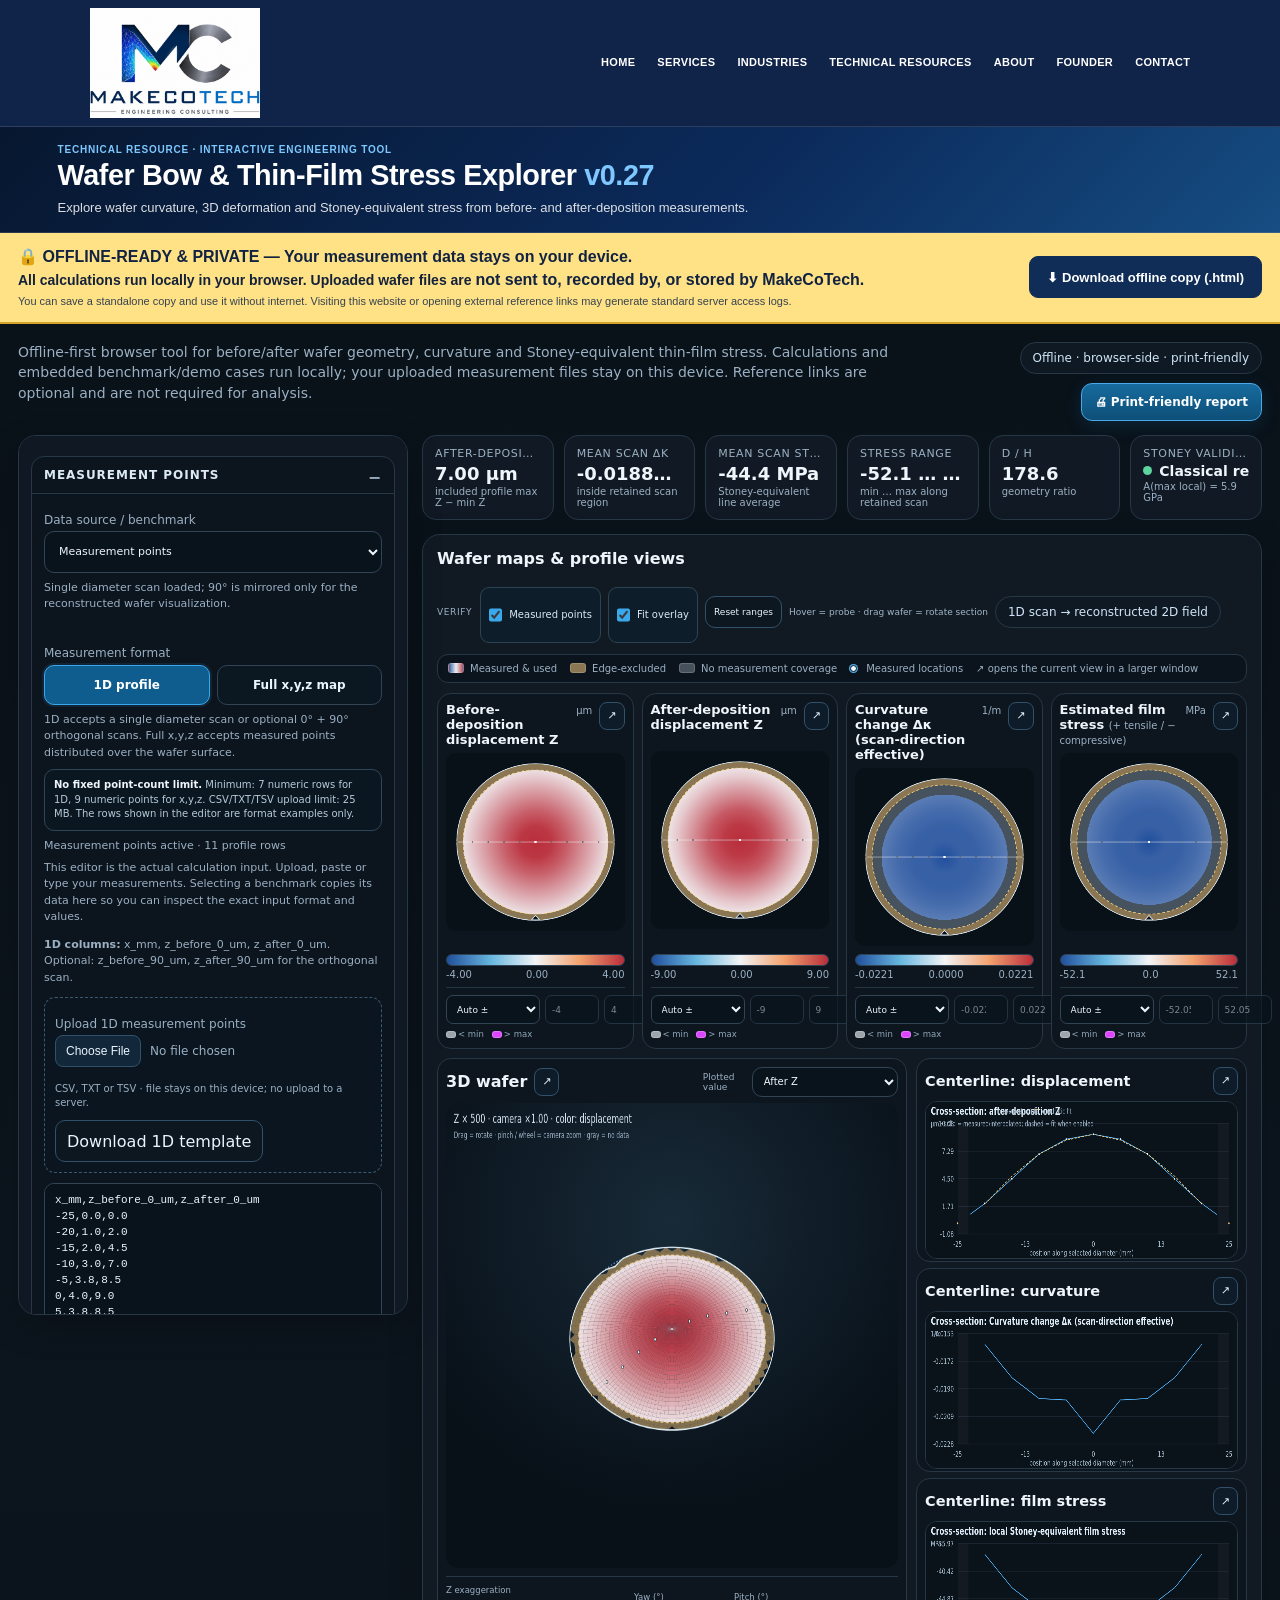
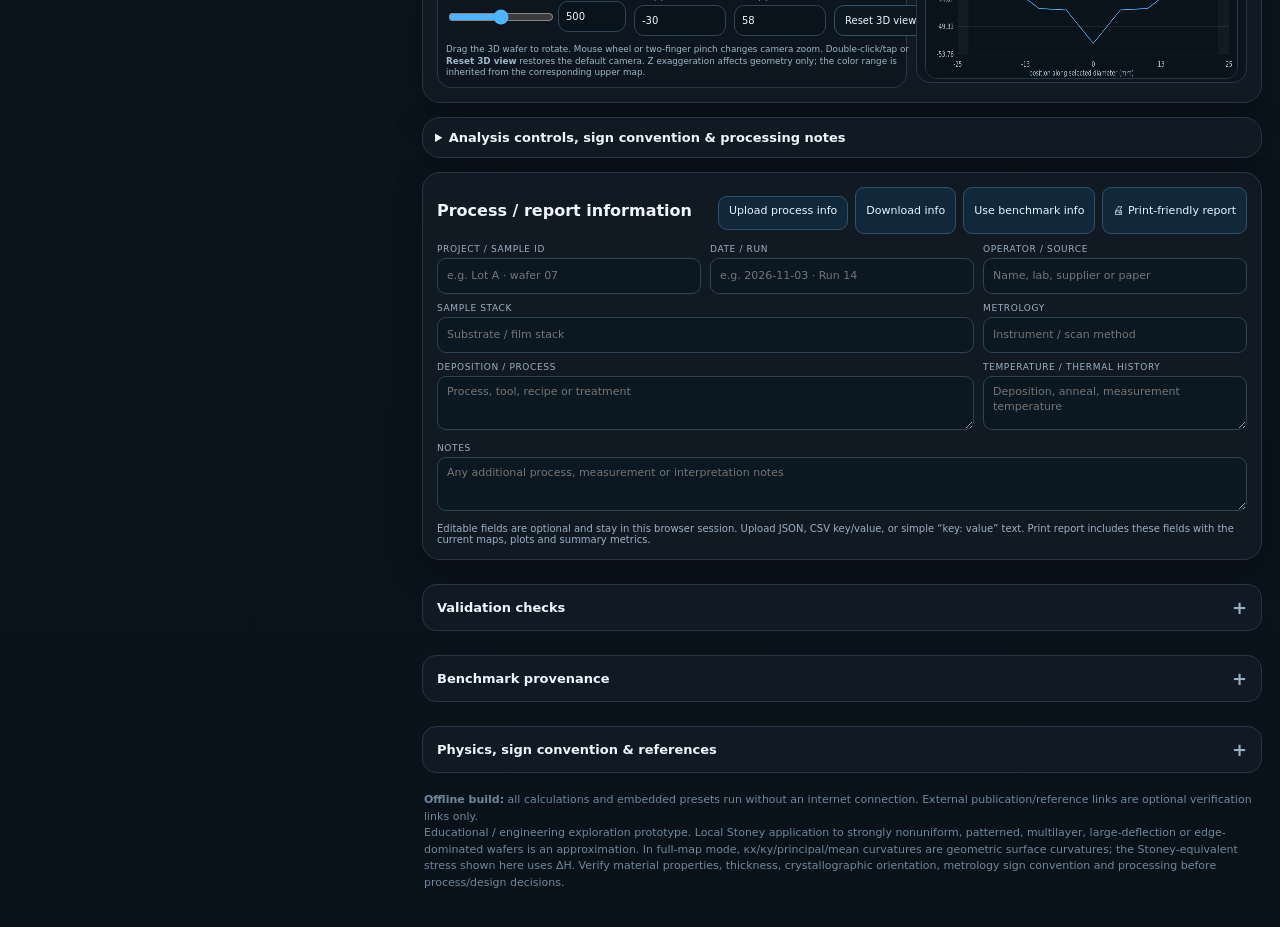
<file: MakeCoTech_Wafer_Bow_Stress_Explorer_v0.27.html>
<!doctype html>
<html lang="en">
<head>
<meta charset="utf-8">
<meta name="viewport" content="width=device-width,initial-scale=1,viewport-fit=cover">
<title>MakeCoTech Wafer Bow & Thin-Film Stress Explorer v0.27 Offline</title>
<style>
:root{
  --bg:#0a1118;--panel:#111a24;--panel2:#16212d;--card:#0d161f;--line:#263746;
  --text:#eef5fb;--muted:#9bb0c3;--accent:#4fb3ff;--good:#5dd39e;--warn:#f2c14e;--bad:#ff6b6b;
  --shadow:0 12px 34px rgba(0,0,0,.24)
}
*{box-sizing:border-box}
html{scroll-behavior:smooth}
body{margin:0;background:linear-gradient(180deg,#081017,#0c151e 48%,#091119);color:var(--text);
font-family:Inter,ui-sans-serif,system-ui,-apple-system,Segoe UI,Roboto,Arial,sans-serif}
button,input,select,textarea{font:inherit}
button,input,select{min-height:42px}
.wrap{max-width:1540px;margin:0 auto;padding:18px}
header{display:flex;align-items:flex-start;justify-content:space-between;gap:14px;margin-bottom:14px}
.brand h1{font-size:clamp(22px,3vw,34px);margin:0 0 5px;letter-spacing:-.03em}
.brand .sub{color:var(--muted);font-size:14px;line-height:1.45;max-width:980px}
.badge{border:1px solid var(--line);background:#0f1923;border-radius:999px;padding:8px 12px;color:#cfe5f7;font-size:12px;white-space:nowrap}
.layout{display:grid;grid-template-columns:390px minmax(0,1fr);gap:14px;align-items:start}
.panel{background:rgba(17,26,36,.95);border:1px solid var(--line);border-radius:18px;box-shadow:var(--shadow)}
.controls{padding:12px;position:sticky;top:10px;max-height:calc(100vh - 20px);overflow:auto}
.controlGroup{border:1px solid var(--line);background:#0c151e;border-radius:13px;margin:8px 0;overflow:hidden}
.controlGroup>summary{cursor:pointer;list-style:none;padding:11px 12px;font-size:12px;font-weight:750;text-transform:uppercase;letter-spacing:.08em;color:#dceaf6}
.controlGroup>summary::-webkit-details-marker{display:none}
.controlGroup>summary:after{content:"+";float:right;color:var(--muted);font-size:16px}
.controlGroup[open]>summary:after{content:"−"}
.groupBody{border-top:1px solid var(--line);padding:10px 12px 12px}
label{display:block;font-size:12px;color:var(--muted);margin:9px 0 4px}
input[type=number],select,textarea{width:100%;background:#09131c;color:var(--text);border:1px solid #314456;border-radius:10px;padding:9px 10px;outline:none}
input:focus,select:focus,textarea:focus{border-color:var(--accent);box-shadow:0 0 0 2px rgba(79,179,255,.12)}
.row2{display:grid;grid-template-columns:1fr 1fr;gap:8px}
.rangeRow{display:grid;grid-template-columns:1fr 70px;gap:8px;align-items:center}
input[type=range]{width:100%;accent-color:var(--accent);min-height:34px}
button{border:1px solid #31516a;background:#12283a;color:#e8f4fe;border-radius:10px;padding:9px 11px;cursor:pointer}
button:hover{background:#17364d}
button.primary{background:#0f5d8f;border-color:#187dbb}
button.primary:hover{background:#126fa9}
button.ghost{background:#0d1720}
.btnrow{display:flex;gap:8px;flex-wrap:wrap;margin-top:10px}
.note{font-size:11px;line-height:1.5;color:var(--muted)}
.statusline{font-size:11px;color:var(--muted);margin-top:8px;min-height:16px}
.modeChoice{display:grid;grid-template-columns:1fr 1fr;gap:7px;margin:5px 0 7px}
.modeChoice button{min-height:40px;background:#0b1721;border:1px solid #314456;font-size:12px;font-weight:700}
.modeChoice button.active{background:#0f5d8f;border-color:#39a8ed;color:#fff;box-shadow:0 0 0 2px rgba(79,179,255,.10)}
.limitNote{margin:8px 0;padding:8px 9px;border:1px solid #2f4658;border-radius:10px;background:#0b1720;font-size:10px;line-height:1.45;color:#b6cada}
.limitNote b{color:#eef5fb}
.methodGuide{margin-top:9px;border:1px solid #2d4354;border-radius:10px;background:#0b1720;overflow:hidden}
.methodGuide summary{cursor:pointer;padding:9px 10px;font-size:11px;font-weight:750;color:#e8f4fc;list-style:none}
.methodGuide summary::-webkit-details-marker{display:none}
.methodGuide summary:after{content:"+";float:right;color:var(--muted);font-size:15px;line-height:1}
.methodGuide[open] summary:after{content:"−"}
.methodGuideBody{padding:0 10px 10px;color:#b9cfde;font-size:10px;line-height:1.5}
.methodGuideBody h4{margin:8px 0 3px;color:#fff;font-size:10.5px}
.methodGuideBody p{margin:0 0 6px}
.methodGuideBody .eq{font-family:ui-monospace,SFMono-Regular,Consolas,monospace;color:#dceeff;background:#09131b;border-radius:6px;padding:5px 7px;margin:5px 0 7px}
.methodGuideBody .tip{border-left:2px solid var(--accent);padding-left:7px}
.dimmedControl{opacity:.42}
.verifyToggles{display:grid;grid-template-columns:1fr 1fr;gap:7px;margin:8px 0 5px}
.verifyToggle{display:flex;align-items:center;gap:7px;background:#0b1721;border:1px solid #2d4354;border-radius:9px;padding:8px 9px;font-size:10px;color:#d9e9f4;cursor:pointer;user-select:none}
.verifyToggle input{width:auto;margin:0;accent-color:#39a8ed}
.verifyToggle span{line-height:1.2}
.visualTools{display:flex;align-items:center;gap:7px;flex-wrap:wrap;justify-content:flex-end}
.visualTools .verifyToggle{padding:6px 8px;min-height:32px;background:#0d1d29}
.visualTools .verifyToggle.disabled{opacity:.42;cursor:not-allowed}
.visualTools .toolLabel{font-size:9px;text-transform:uppercase;letter-spacing:.07em;color:var(--muted);margin-right:1px}
.pointLegendDot{display:inline-block;width:7px;height:7px;border-radius:50%;background:#eaf7ff;border:1px solid #081018;box-shadow:0 0 0 1px rgba(89,190,255,.9);vertical-align:middle;margin-right:3px}
.fitLegendLine{display:inline-block;width:18px;border-top:2px dashed #ffcf70;vertical-align:middle;margin-right:4px}
.sourceSelect{font-size:11px}
.fileDrop{margin:8px 0 10px;padding:10px;border:1px dashed #3b5a70;border-radius:11px;background:#0a151f}.fileDrop input[type=file]{width:100%;min-height:42px;color:var(--muted);font-size:12px}.fileDrop input[type=file]::file-selector-button{margin-right:9px;border:1px solid #31516a;background:#12283a;color:#e8f4fe;border-radius:8px;padding:8px 10px;cursor:pointer}.fileMeta{font-size:10px;color:var(--muted);margin-top:5px;line-height:1.4}textarea{min-height:180px;resize:vertical;font-family:ui-monospace,SFMono-Regular,Menlo,monospace;font-size:11px;line-height:1.45}
.main{display:grid;gap:14px}
.summary{display:grid;grid-template-columns:repeat(6,minmax(0,1fr));gap:10px}
.metric{background:var(--panel);border:1px solid var(--line);border-radius:14px;padding:11px 12px;min-width:0}
.metric .k{font-size:11px;text-transform:uppercase;letter-spacing:.06em;color:var(--muted);white-space:nowrap;overflow:hidden;text-overflow:ellipsis}
.metric .v{font-size:18px;font-weight:750;margin-top:3px;white-space:nowrap;overflow:hidden;text-overflow:ellipsis}
.metric .s{font-size:10px;color:var(--muted);margin-top:2px}
.validity{display:flex;align-items:center;gap:7px}
.dot{width:9px;height:9px;border-radius:50%;display:inline-block;flex:none}
.visual{padding:14px}
.visualHead{display:flex;justify-content:space-between;align-items:flex-start;gap:10px;margin-bottom:10px;flex-wrap:wrap}
.visualHead h2{margin:0;font-size:16px}
.visualHead p{margin:4px 0 0;color:var(--muted);font-size:12px}
.contours{display:grid;grid-template-columns:repeat(4,minmax(0,1fr));gap:8px}
.contourCard{background:var(--card);border:1px solid var(--line);border-radius:14px;padding:8px;min-width:0;position:relative}
.contourTitle{display:flex;justify-content:space-between;gap:8px;align-items:baseline;margin-bottom:7px}
.contourTitle strong{font-size:13px}.contourTitle span{font-size:10px;color:var(--muted)}
.waferCanvas{width:100%;aspect-ratio:1/1;display:block;border-radius:11px;background:#081018;touch-action:pan-y}
.legend{height:12px;border-radius:999px;margin-top:8px;background:linear-gradient(90deg,#214f9c,#67b7df,#f2f4f6,#f3a36f,#b92e3b);border:1px solid #314456}
.legendLabels{display:flex;justify-content:space-between;font-size:10px;color:var(--muted);margin-top:3px}
.workspaceLower{display:grid;grid-template-columns:minmax(390px,.92fr) minmax(0,1.08fr);gap:9px;margin-top:9px;align-items:stretch}
.canvas3d{width:100%;height:225px;display:block;border-radius:12px;background:radial-gradient(circle at 50% 25%,#182a38,#081018 70%);touch-action:none}
.viewerCtl{background:var(--card);border:1px solid var(--line);border-radius:14px;padding:12px}
.viewerCtl h3{font-size:13px;margin:0 0 9px}
.toggle{display:flex;gap:6px;flex-wrap:wrap}
.toggle button.active{background:#0f5d8f;border-color:#187dbb}
.sectionMini{border-top:1px solid var(--line);padding-top:12px;margin-top:12px}
.sectionMini h4{font-size:11px;text-transform:uppercase;letter-spacing:.08em;margin:0 0 6px;color:#dceaf6}
.profileGrid{display:grid;grid-template-columns:1fr;grid-template-rows:repeat(3,1fr);gap:6px;height:260px}
.plotCanvas{width:100%;height:82px;display:block;background:#0a121a;border:1px solid var(--line);border-radius:12px}
.infoGrid{display:grid;grid-template-columns:1fr 1fr;gap:12px}
.info{padding:14px}
.info h3{margin:0 0 7px;font-size:14px}
.info p,.info li{font-size:12px;line-height:1.55;color:var(--muted)}
.info ul{padding-left:18px;margin:5px 0}
.history{padding:14px}
.history h2{margin:0 0 4px;font-size:16px}
.historyLead{font-size:12px;color:var(--muted);margin-bottom:10px}
.historyGrid{display:grid;grid-template-columns:repeat(3,minmax(0,1fr));gap:9px}
.hitem{background:var(--card);border:1px solid var(--line);border-radius:12px;padding:10px;min-width:0}
.hitem .hk{font-size:10px;text-transform:uppercase;letter-spacing:.07em;color:var(--muted);margin-bottom:4px}
.hitem .hv{font-size:12px;line-height:1.48;color:#dceaf6}
.hitem.wide{grid-column:span 2}
.historyLinks{display:flex;flex-wrap:wrap;gap:7px;margin-top:11px}
.historyLinks a{display:inline-block;text-decoration:none;color:#dff2ff;background:#10283a;border:1px solid #31516a;border-radius:9px;padding:7px 9px;font-size:11px}
.historyLinks a:hover{background:#17364d}

.reportPanel{padding:14px}
.reportHead{display:flex;align-items:center;justify-content:space-between;gap:10px;margin-bottom:10px}
.reportHead h2{margin:0;font-size:16px}
.reportActions{display:flex;gap:7px;flex-wrap:wrap}
.reportActions button,.reportActions label.uploadBtn{font-size:11px;min-height:34px;padding:7px 10px;border:1px solid #31516a;border-radius:9px;background:#10283a;color:#e9f5ff;cursor:pointer}
.reportActions button:hover,.reportActions label.uploadBtn:hover{background:#17364d}
.reportActions input[type=file]{display:none}
.reportGrid{display:grid;grid-template-columns:repeat(3,minmax(0,1fr));gap:9px}
.reportField{min-width:0}
.reportField.wide{grid-column:span 2}
.reportField.full{grid-column:1/-1}
.reportField label{font-size:9px;text-transform:uppercase;letter-spacing:.07em;color:var(--muted);margin:0 0 4px}
.reportField input,.reportField textarea{width:100%;background:#0b1721;border:1px solid #2d4253;color:#edf7ff;border-radius:9px;padding:8px 9px;font:inherit;font-size:11px;line-height:1.35;min-height:36px}
.reportField textarea{resize:vertical;min-height:54px}
.reportHint{font-size:10px;color:var(--muted);margin-top:8px}
.reportDetail{background:var(--panel);border:1px solid var(--line);border-radius:14px;margin-top:10px;overflow:hidden}
.reportDetail>summary{list-style:none;cursor:pointer;padding:12px 14px;font-weight:750;font-size:13px;display:flex;justify-content:space-between;align-items:center}
.reportDetail>summary::-webkit-details-marker{display:none}
.reportDetail>summary:after{content:"+";font-size:18px;color:var(--muted)}
.reportDetail[open]>summary:after{content:"−"}
.reportDetailBody{padding:0 14px 14px}
.reportDetail .validation,.reportDetail .history,.reportDetail .info{border:0;background:transparent;box-shadow:none;padding:0}
.reportDetail .validationIntro,.reportDetail .historyLead{font-size:10px;margin-bottom:8px}
.reportDetail .vcard,.reportDetail .hitem{padding:8px}
.reportDetail .vcard .big{font-size:15px}
.reportDetail .hitem .hv,.reportDetail .info p,.reportDetail .info li{font-size:10px;line-height:1.4}
.printOnly{display:none}
@media(max-width:1000px){.reportGrid{grid-template-columns:1fr 1fr}.reportField.wide{grid-column:span 2}}
@media(max-width:620px){.reportGrid{grid-template-columns:1fr}.reportField.wide,.reportField.full{grid-column:1}}
@media print{
  @page{size:A4 landscape;margin:8mm}
  *{-webkit-print-color-adjust:exact!important;print-color-adjust:exact!important}
  html,body{background:#fff!important;color:#111!important}
  body{font-size:9pt}
  .wrap{max-width:none!important;padding:0!important}
  header{margin:0 0 4mm!important;padding:0 0 3mm!important;border-bottom:1px solid #bbb!important}
  header h1{font-size:18pt!important;color:#111!important;margin:0!important}
  header .sub,.headerActions,.badge,.mobileQuick,.controls,.expandBtn,.openView,
  .coverageKey,.visualTools,.mapRangeMini,.viewerControlsLocal,.analysisNotes,
  .reportActions,.reportHint,.reportDetail,footer,.topPrint,.probeTip{display:none!important}

  .layout{display:block!important}
  main{width:100%!important;display:block!important}
  .panel,.visual,.contourCard,.viewBox,.metric,.reportPanel{
    box-shadow:none!important;background:#fff!important;border-color:#aaa!important;color:#111!important
  }
  .summary{display:grid!important;grid-template-columns:repeat(6,1fr)!important;gap:2mm!important;margin-bottom:3mm!important;break-inside:avoid!important}
  .metric{padding:2.5mm!important;border-radius:2mm!important}
  .metric .k,.metric .v,.metric .s{color:#111!important}
  .metric .k{font-size:7.5pt!important}.metric .v{font-size:11pt!important}.metric .s{font-size:7pt!important}

  .visual{padding:0!important;border:0!important}
  .visualHead{margin:0 0 2mm!important}
  .visualHead h2{font-size:12pt!important;color:#111!important}
  .visualHead p{display:none!important}

  /* Page 1: summary + all four wafer maps */
  .contours{display:grid!important;grid-template-columns:repeat(4,1fr)!important;gap:2mm!important;align-items:start!important;break-inside:avoid!important}
  .contourCard{padding:2mm!important;border-radius:2mm!important;break-inside:avoid!important}
  .contourCard>.graphicHead{min-height:10mm!important}
  .contourTitle strong,.contourTitle span{color:#111!important}
  .waferStage{min-height:0!important}
  .waferCanvas{width:100%!important;height:auto!important;aspect-ratio:1/1!important;background:#081018!important}
  .legend{height:3mm!important;margin-top:1.5mm!important}
  .legendLabels{font-size:7pt!important;color:#333!important}

  /* Page 2: 3D view + all three centerline plots */
  .workspaceLower{
    break-before:page!important;
    display:grid!important;
    grid-template-columns:42% 58%!important;
    gap:3mm!important;
    align-items:start!important;
    margin-top:0!important;
    min-height:0!important
  }
  .workspaceLower>.viewBox{display:block!important;padding:2mm!important;break-inside:avoid!important}
  .viewerTopBar{margin-bottom:1mm!important}
  .viewerTopBar strong,.graphicHead strong{color:#111!important}
  .viewerFieldSelect{display:none!important}
  .canvas3d{display:block!important;width:100%!important;height:112mm!important;background:#081018!important;border:1px solid #999!important}
  .profileGrid{display:grid!important;grid-template-rows:repeat(3,auto)!important;height:auto!important;gap:2mm!important}
  .profileGrid>.viewBox{display:block!important;padding:1.5mm!important;break-inside:avoid!important}
  .profileGrid .graphicHead{min-height:6mm!important;margin-bottom:1mm!important}
  .plotCanvas{display:block!important;width:100%!important;height:47mm!important;min-height:0!important;background:#0a121a!important;border:1px solid #999!important}

  /* Page 3: report metadata only */
  .reportPanel{
    display:block!important;
    break-before:page!important;
    margin:0!important;
    padding:5mm!important;
    border:1px solid #aaa!important
  }
  .reportHead{margin-bottom:4mm!important}.reportHead h2{font-size:14pt!important;color:#111!important}
  .reportGrid{display:none!important}.printOnly{display:block!important}
  .printMetaGrid{display:grid!important;grid-template-columns:1fr 1fr!important;gap:5mm 8mm!important}
  .printMetaItem{border-bottom:1px solid #ccc!important;padding-bottom:2mm!important}
  .printMetaKey{font-size:8pt!important;text-transform:uppercase;color:#666!important;margin-bottom:1mm!important}
  .printMetaVal{font-size:9pt!important;color:#111!important;white-space:pre-wrap!important}
}

@media(max-width:820px){.historyGrid{grid-template-columns:1fr 1fr}.hitem.wide{grid-column:span 2}}
@media(max-width:620px){.contours{grid-template-columns:1fr}.analysisNotes .noteGrid{grid-template-columns:1fr}}
@media(max-width:470px){.historyGrid{grid-template-columns:1fr}.hitem.wide{grid-column:span 1}}
.validation{padding:14px}
.validation h2{margin:0 0 4px;font-size:16px}
.validationIntro{font-size:12px;color:var(--muted);margin-bottom:10px}
.validationGrid{display:grid;grid-template-columns:repeat(4,minmax(0,1fr));gap:9px}
.vcard{background:var(--card);border:1px solid var(--line);border-radius:13px;padding:11px;min-width:0}
.vcard .vh{display:flex;justify-content:space-between;align-items:center;gap:8px}
.vcard .vh strong{font-size:12px}.vstatus{font-size:10px;border-radius:999px;border:1px solid var(--line);padding:4px 7px}
.vcard .big{font-size:18px;font-weight:750;margin:7px 0 2px}
.vcard .small{font-size:10px;color:var(--muted);line-height:1.4}
.pass{color:var(--good)}.caution{color:var(--warn)}.fail{color:var(--bad)}
.sourceLine{margin-top:10px;border-top:1px solid var(--line);padding-top:10px;font-size:11px;color:var(--muted);line-height:1.5}
.refLinks a,.info a{color:#77c7ff;text-decoration:none;border-bottom:1px dotted #77c7ff66}.refLinks a:hover,.info a:hover{color:#b4e3ff;border-bottom-color:#b4e3ff}.refLinks{display:flex;gap:6px;flex-wrap:wrap;margin-top:5px}.refLinks a{display:inline-block;border:1px solid #31516a;border-radius:8px;padding:4px 7px;background:#0d1c28;font-size:10px}.curvControls{display:grid;grid-template-columns:1fr 1fr;gap:6px;margin:6px 0 8px}.curvControls label{margin:0 0 3px;font-size:10px}.curvControls select{min-height:36px;padding:6px 8px;font-size:11px}
.curvControls{display:none!important}
.curv2dToolbar{display:flex;align-items:end;gap:7px;flex-wrap:wrap;margin:0 0 9px;padding:7px 9px;border:1px solid var(--line);border-radius:10px;background:#0b141d}
.curv2dToolbar.hidden{display:none}
.curv2dToolbar .ctLabel{font-size:9px;text-transform:uppercase;letter-spacing:.06em;color:var(--muted);align-self:center;margin-right:2px}
.curv2dToolbar .miniField{min-width:145px}
.curv2dToolbar label{font-size:8.5px;margin:0 0 3px;color:var(--muted)}
.curv2dToolbar select{min-height:31px;padding:4px 7px;font-size:10px}
.contours{align-items:stretch}
.contourCard{display:flex;flex-direction:column}
.contourCard>.graphicHead{min-height:43px;align-items:flex-start}
.contourCard .contourTitle{margin:0;min-height:34px}
.waferStage{display:flex;align-items:center;justify-content:center;min-height:0}
.waferStage .waferCanvas{width:100%;aspect-ratio:1/1}
.mapFooter{margin-top:auto}
.workspaceLower{align-items:stretch}
.profileGrid{height:260px}
.plotCanvas{height:82px}
.viewerTopBar{display:flex;align-items:center;justify-content:space-between;gap:8px;flex-wrap:wrap;margin-bottom:6px}
.viewerFieldSelect{display:flex;align-items:center;gap:6px}
.viewerFieldSelect label{font-size:9px;color:var(--muted);margin:0}
.viewerFieldSelect select{min-height:30px;padding:4px 7px;font-size:10px;min-width:130px}
.viewerControlsLocal{display:grid;grid-template-columns:minmax(180px,1.55fr) minmax(92px,.72fr) minmax(92px,.72fr) auto;gap:8px;align-items:end;margin-top:8px;padding-top:8px;border-top:1px solid #263846}
.viewerControlsLocal .ctrl{min-width:0}
.viewerControlsLocal .ctrl label{font-size:8.5px;margin:0 0 3px;color:var(--muted)}
.viewerControlsLocal .ctrl input[type=number]{min-height:31px;padding:4px 7px;font-size:10px}
.viewerControlsLocal .ctrl .rangeRow{grid-template-columns:minmax(90px,1fr) 68px;gap:6px}
.viewerControlsLocal .reset3d{min-height:31px;padding:5px 10px;font-size:10px;white-space:nowrap}
.viewerControlsLocal .viewerHelp{grid-column:1/-1;font-size:8.8px;color:#9fb7c8;line-height:1.35}
@media(max-width:1050px){.viewerControlsLocal{grid-template-columns:1fr 1fr}.viewerControlsLocal .reset3d{width:100%}}

/* v0.25 readability/alignment */
.workspaceLower{grid-template-columns:minmax(440px,.96fr) minmax(0,1.04fr);align-items:stretch}
.workspaceLower>.viewBox{display:flex;flex-direction:column}
.canvas3d{height:465px}
.profileGrid{height:625px;grid-template-rows:repeat(3,minmax(0,1fr))}
.profileGrid>.viewBox{display:flex;flex-direction:column;min-height:0}
.plotCanvas{height:172px;flex:1;min-height:158px}
.coverageKey{display:flex;gap:13px;flex-wrap:wrap;align-items:center;margin:0 0 10px;padding:8px 10px;border:1px solid var(--line);border-radius:11px;background:#0b141d;font-size:10px;color:var(--muted)}
.coverageKey span{display:inline-flex;gap:6px;align-items:center}.coverageKey i{display:inline-block;width:16px;height:10px;border-radius:3px;border:1px solid rgba(255,255,255,.18)}
.coverageKey .used{background:linear-gradient(90deg,#315f9d,#e8edf1,#bc4a50)}.coverageKey .excluded{background:#8a7652}.coverageKey .nodata{background:#46515b}

.headerActions{display:flex;align-items:center;gap:9px;flex-wrap:wrap;justify-content:flex-end}
.topPrint{min-height:38px;padding:8px 13px;border-radius:11px;border:1px solid #4aa9e8;background:linear-gradient(180deg,#176b9e,#0d4f78);color:#fff;font-weight:800;font-size:12px;box-shadow:0 5px 18px rgba(24,126,190,.18);cursor:pointer}
.topPrint:hover{background:linear-gradient(180deg,#2180b8,#12618f);transform:translateY(-1px)}
.rangePanel{margin:0 0 10px;border:1px solid var(--line);border-radius:12px;background:#0b141d;overflow:hidden}
.rangePanel>summary{cursor:pointer;padding:9px 11px;font-weight:750;font-size:11px;list-style:none;display:flex;align-items:center;justify-content:space-between}
.rangePanel>summary::-webkit-details-marker{display:none}.rangePanel>summary:after{content:"+";font-size:16px;color:var(--muted)}.rangePanel[open]>summary:after{content:"−"}
.rangeBody{padding:0 10px 10px}
.rangeGrid{display:grid;grid-template-columns:minmax(110px,1.15fr) minmax(145px,1.25fr) minmax(90px,.8fr) minmax(90px,.8fr);gap:6px;align-items:center}
.rangeGrid .rh{font-size:9px;text-transform:uppercase;letter-spacing:.06em;color:var(--muted);padding:0 3px 2px}
.rangeGrid .rname{font-size:10px;font-weight:750;color:#e8f4fc;padding:0 3px}
.rangeGrid select,.rangeGrid input{min-height:32px;padding:5px 7px;font-size:10px}
.rangeGrid input:disabled{opacity:.62;color:#b7c9d5}
.clipKey{display:flex;align-items:center;gap:12px;flex-wrap:wrap;margin-top:9px;font-size:10px;color:var(--muted)}
.clipSwatch{width:16px;height:10px;border-radius:3px;border:1px solid rgba(255,255,255,.25);display:inline-block;vertical-align:middle;margin-right:4px}
.clipHigh{background:rgb(220,70,255)}.clipLow{background:rgb(156,164,172)}
.rangeNote{margin-top:7px;font-size:10px;line-height:1.45;color:var(--muted)}
.mapRangeMini{display:grid;grid-template-columns:minmax(94px,1.25fr) minmax(54px,.75fr) minmax(54px,.75fr);gap:5px;align-items:center;margin-top:7px;padding-top:7px;border-top:1px solid #243542}
.mapRangeMini select,.mapRangeMini input{min-width:0;min-height:29px;padding:4px 6px;font-size:9px;border-radius:7px}
.mapRangeMini input:disabled{opacity:.64;color:#b6c8d4}
.mapRangeMini .miniClip{grid-column:1/-1;display:flex;align-items:center;gap:8px;flex-wrap:wrap;color:#8fa7b9;font-size:8.5px;line-height:1.2}
.mapRangeMini .miniClip .clipSwatch{width:10px;height:7px;margin-right:2px}
.probeHelp{font-size:9px;color:#9fb7c8;white-space:nowrap}
.probeTip{display:none;position:absolute;z-index:25;pointer-events:none;min-width:142px;max-width:220px;padding:7px 8px;border:1px solid #4d7189;border-radius:8px;background:rgba(5,15,23,.96);box-shadow:0 6px 18px rgba(0,0,0,.28);font-size:9px;line-height:1.4;color:#eaf6ff;white-space:nowrap}
.probeTip .ptitle{font-weight:800;color:#fff;margin-bottom:3px}
.probeTip .prow{display:flex;justify-content:space-between;gap:12px}
.probeTip .pk{color:#8faabe}.probeTip .pv{font-family:ui-monospace,SFMono-Regular,Consolas,monospace}
.probeTip .pstatus{margin-top:3px;padding-top:3px;border-top:1px solid #2b4252;color:#9fb7c8}
.viewBox{position:relative}
@media(max-width:900px){.mapRangeMini{grid-template-columns:1fr 1fr}.mapRangeMini select{grid-column:1/-1}.probeHelp{white-space:normal}}
@media(max-width:900px){.rangeGrid{grid-template-columns:1fr 1fr}.rangeGrid .rh{display:none}.headerActions{justify-content:flex-start}}

.graphicHead{display:flex;align-items:center;justify-content:space-between;gap:7px;margin-bottom:6px}.graphicHead .contourTitle{margin:0;flex:1}.openView{min-height:28px;height:28px;padding:3px 7px;font-size:11px;border-radius:8px;background:#0d1c28}.viewBox{background:var(--card);border:1px solid var(--line);border-radius:14px;padding:8px;min-width:0}.viewBox>.graphicHead strong{font-size:12px}.analysisNotes{padding:12px}.analysisNotes summary{cursor:pointer;font-weight:750;font-size:13px}.analysisNotes .noteGrid{display:grid;grid-template-columns:repeat(3,minmax(0,1fr));gap:10px;margin-top:10px}.signBox{border:1px solid #31516a;background:#0d1c28;border-radius:11px;padding:10px;font-size:11px;line-height:1.55;color:#cfe5f7}.signBox b{color:#fff}.viewWindowHint{font-size:10px;color:var(--muted);margin-top:5px}.belowText{display:grid;gap:14px}.visualHead.compact{margin-bottom:7px}.visualHead.compact p{display:none}

.mobileQuick{display:none}
footer{color:#70889c;font-size:11px;line-height:1.5;padding:5px 2px 18px}
@media(max-width:1180px){
  .layout{grid-template-columns:1fr}.controls{position:static;max-height:none}
  .summary{grid-template-columns:repeat(3,1fr)}.validationGrid{grid-template-columns:repeat(2,1fr)}
}
@media(max-width:820px){
  .wrap{padding:9px}.brand .sub{font-size:12px}header>.badge{display:none}.headerActions .badge{display:none}.topPrint{min-height:34px;padding:6px 9px;font-size:11px}
  .mobileQuick{display:grid;grid-template-columns:1fr 1fr auto;gap:7px;align-items:end;position:sticky;top:4px;z-index:30;
    padding:8px;background:rgba(10,17,24,.96);border:1px solid var(--line);border-radius:13px;box-shadow:var(--shadow);backdrop-filter:blur(8px)}
  .mobileQuick label{margin:0 0 2px;font-size:10px}.mobileQuick input[type=range]{min-height:28px}
  .controls{padding:7px}.controlGroup{margin:6px 0}.groupBody{padding:8px 10px 10px}
  .contours{grid-template-columns:repeat(2,1fr)}.workspaceLower,.infoGrid{grid-template-columns:1fr}.profileGrid{height:auto;grid-template-rows:none}.plotCanvas{height:170px}.summary{grid-template-columns:repeat(2,1fr)}
  .validationGrid{grid-template-columns:1fr 1fr}.canvas3d{height:350px}.plotCanvas{height:180px}.row2{grid-template-columns:1fr 1fr}
  .visual{padding:9px}.contourCard{padding:8px}
}
@media(max-width:620px){.contours{grid-template-columns:1fr}.analysisNotes .noteGrid{grid-template-columns:1fr}}
@media(max-width:470px){
  .row2{grid-template-columns:1fr}.validationGrid{grid-template-columns:1fr}.summary{gap:7px}
  .metric{padding:9px}.metric .v{font-size:16px}.mobileQuick{grid-template-columns:1fr 1fr}.mobileQuick button{grid-column:1/-1}
}

/* MakeCoTech site header for the standalone Wafer Explorer.
   All declarations are scoped to mct-* classes to protect tool styles. */
.mct-site-header{
  display:flex;align-items:center;justify-content:space-between;gap:22px;
  width:100%;min-height:97px;padding:8px 7%;
  background:#102348;border-bottom:1px solid rgba(255,255,255,.12);
  color:#fff;position:relative;z-index:30;
}
.mct-site-brand{display:block;flex:0 0 auto;line-height:0;text-decoration:none}
.mct-site-brand img{display:block;width:170px;max-width:40vw;height:auto;background:#fff}
.mct-site-navigation{display:flex;align-items:center;justify-content:flex-end;gap:22px}
.mct-site-navigation a{
  font:700 11px/1.4 Arial,Helvetica,sans-serif;letter-spacing:.03em;
  text-transform:uppercase;color:#fff;text-decoration:none;white-space:nowrap;
}
.mct-site-navigation a:hover{color:#22c4ff}
.mct-site-navigation a:focus-visible,.mct-menu-toggle:focus-visible{outline:2px solid #7ec8ff;outline-offset:4px}
.mct-menu-toggle{display:none;background:transparent;color:#fff;border:0;font-size:26px;line-height:1;cursor:pointer;min-height:42px;padding:4px 9px}
.mct-tool-hero{
  width:100%;padding:16px 4.5% 14px;
  background:linear-gradient(135deg,#07172f 0%,#0b2a5b 58%,#164d82 100%);
  border-bottom:1px solid rgba(255,255,255,.14);
}
.mct-tool-hero-inner{max-width:1360px;margin:0 auto}
.mct-tool-hero .mct-eyebrow{
  margin:0 0 4px;color:#7ec8ff;letter-spacing:.08em;text-transform:uppercase;
  font:800 10px/1.3 Arial,Helvetica,sans-serif;
}
.mct-tool-hero h1{
  font:700 clamp(23px,2.25vw,34px)/1.08 Arial,Helvetica,sans-serif;
  letter-spacing:-.015em;color:#fff;margin:0;
}
.mct-tool-hero h1 span{color:#7ec8ff}
.mct-tool-hero p{
  color:rgba(255,255,255,.86);font:400 13px/1.45 Arial,Helvetica,sans-serif;
  margin:8px 0 0;max-width:1000px;
}
/* Avoid duplicating the same full-page title inside the original tool header.
   Leave the H1 present in the document for print reports and compatibility. */
@media screen {.mct-branded .wrap > header .brand h1{display:none}}
.mct-branded .wrap > header .brand .sub{max-width:1050px}
@media(max-width:1020px){
  .mct-site-header{padding:8px 5%;min-height:80px}
  .mct-menu-toggle{display:block;margin-left:auto}
  .mct-site-navigation{
    display:none;position:absolute;top:100%;left:0;right:0;padding:19px 7%;
    background:#061a3d;flex-direction:column;align-items:flex-start;gap:17px;
    box-shadow:0 12px 18px rgba(0,0,0,.3)
  }
  .mct-site-navigation.is-open{display:flex}
  .mct-site-navigation a{font-size:13px}
}
@media(max-width:560px){
  .mct-site-brand img{width:145px}
  .mct-tool-hero{padding:14px 18px 12px}
  .mct-tool-hero h1{font-size:22px}
  .mct-tool-hero p{font-size:12px}
}
@media print{
  .mct-site-header,.mct-tool-hero{display:none!important}
  .mct-branded .wrap > header .brand h1{display:block!important}
}


/* MakeCoTech offline / measurement-data privacy notice. Isolated from existing tool styles. */
.mct-privacy-strip{
  padding:12px max(18px,calc((100vw - 1360px)/2));
  background:#ffe286;color:#14213a;border-bottom:2px solid #d4a327;
  font:600 14px/1.45 Arial,Helvetica,sans-serif;
}
.mct-privacy-inner{max-width:1360px;margin:0 auto;display:flex;align-items:center;justify-content:space-between;gap:16px;flex-wrap:wrap}
.mct-privacy-copy{flex:1 1 480px}
.mct-privacy-copy strong{font-size:16px;font-weight:900;color:#122342}
.mct-privacy-copy small{display:block;font-size:11px;font-weight:500;color:#374351;margin-top:3px}
.mct-offline-button{
  display:inline-flex;align-items:center;justify-content:center;gap:8px;
  background:#102d58!important;border:1px solid #102d58!important;color:#fff!important;
  border-radius:9px;padding:11px 17px;font:800 13px/1.2 Arial,Helvetica,sans-serif;
  min-height:42px;cursor:pointer;white-space:normal;text-align:center;
}
.mct-offline-button:hover{background:#174277!important}
.mct-offline-button:focus-visible{outline:3px solid #1774bd;outline-offset:3px}
@media(max-width:740px){.mct-privacy-strip{padding:12px 18px}.mct-privacy-inner{align-items:stretch;gap:10px}.mct-offline-button{width:100%}}
@media print{.mct-privacy-strip{display:none!important}}

</style>
</head>
<body class="mct-branded">
<div class="mct-site-header" role="banner">
  <a class="mct-site-brand" href="index.html#home" aria-label="MakeCoTech homepage">
    <img src="makecotech_logo.png" alt="MakeCoTech logo" width="170">
  </a>
  <button class="mct-menu-toggle" type="button" aria-label="Open navigation menu" aria-expanded="false" aria-controls="mct-site-navigation">☰</button>
  <nav class="mct-site-navigation" id="mct-site-navigation" aria-label="MakeCoTech main navigation">
    <a href="index.html#home">Home</a>
    <a href="index.html#services">Services</a>
    <a href="index.html#industries">Industries</a>
    <a href="index.html#resources">Technical Resources</a>
    <a href="index.html#about">About</a>
    <a href="index.html#founder">Founder</a>
    <a href="index.html#contact">Contact</a>
  </nav>
</div>
<section class="mct-tool-hero" aria-labelledby="mct-tool-title">
  <div class="mct-tool-hero-inner">
    <p class="mct-eyebrow">Technical Resource · Interactive Engineering Tool</p>
    <h1 id="mct-tool-title">Wafer Bow &amp; Thin-Film Stress Explorer <span>v0.27</span></h1>
    <p>Explore wafer curvature, 3D deformation and Stoney-equivalent stress from before- and after-deposition measurements.</p>
  </div>
</section>
<section class="mct-privacy-strip" aria-label="Offline and measurement data privacy">
  <div class="mct-privacy-inner">
    <div class="mct-privacy-copy">
      <strong>🔒 OFFLINE-READY &amp; PRIVATE — Your measurement data stays on your device.</strong>
      <div>All calculations run locally in your browser. Uploaded wafer files are <strong>not sent to, recorded by, or stored by MakeCoTech.</strong></div>
      <small>You can save a standalone copy and use it without internet. Visiting this website or opening external reference links may generate standard server access logs.</small>
    </div>
    <button type="button" class="mct-offline-button" id="mct-download-offline" title="Save a self-contained copy of this interactive tool for use without an internet connection">⬇ Download offline copy (.html)</button>
  </div>
</section>
<div class="wrap">
<header>
  <div class="brand">
    <h1>MakeCoTech Wafer Bow & Thin-Film Stress Explorer <span style="color:var(--accent)">v0.27</span></h1>
    <div class="sub">Offline-first browser tool for before/after wafer geometry, curvature and Stoney-equivalent thin-film stress. Calculations and embedded benchmark/demo cases run locally; your uploaded measurement files stay on this device. Reference links are optional and are not required for analysis.</div>
  </div>
  <div class="headerActions">
      <div class="badge">Offline · browser-side · print-friendly</div>
      <button id="topPrintReport" class="topPrint" type="button" title="Open the browser print dialog with the report-friendly layout">🖨 Print-friendly report</button>
    </div>
</header>

<div class="mobileQuick">
  <div><label>Section angle <span id="angleQuickVal">0°</span></label><input id="angleQuick" type="range" min="0" max="180" step="1" value="0"></div>
  <div><label>Z exaggeration <span id="zQuickVal">×500</span></label><input id="zQuick" type="range" min="1" max="1000" step="1" value="500"></div>
  <button id="mobileReset" class="ghost">Reset view</button>
</div>

<div class="layout">
<aside class="panel controls">
  <details class="controlGroup" open>
    <summary>Measurement points</summary>
    <div class="groupBody">
      <label for="preset">Data source / benchmark</label>
      <select id="preset" class="sourceSelect">
        <optgroup label="Your data">
          <option value="custom" selected>Measurement points</option>
        </optgroup>
        <optgroup label="Validation benchmarks">
          <option value="wafer40">50 mm Si / 3C-SiC — published-fit offline reconstruction</option>
          <option value="toray300">300 mm Si / SiO₂ — −441 MPa</option>
          <option value="k1">300 mm SOI — Slot 1A</option>
          <option value="k15">300 mm SOI — Slot 15B</option>
          <option value="k25">300 mm SOI — Slot 25C</option>
          <option value="glass_b270">25 mm B270 glass / Ti — +576 MPa</option>
          <option value="sapphire_ruby">25.4 mm sapphire / ruby</option>
          <option value="sio2_jsss">100 mm Si / SiO₂ — −130 MPa</option>
          <option value="sin_lpcvd">100 mm Si / SiN — +1300 MPa</option>
        </optgroup>
        <optgroup label="Workflow / analytic demo">
          <option value="xyz_demo">Full-field x,y,z — analytic demo</option>
        </optgroup>
      </select>
      <div id="presetNote" class="note" style="margin-top:7px"></div>
      <div id="officialStatus" class="statusline"></div>

      <label style="margin-top:9px">Measurement format</label>
      <div class="modeChoice" role="group" aria-label="Measurement format">
        <button id="modeProfileBtn" type="button" class="active">1D profile</button>
        <button id="modeMapBtn" type="button">Full x,y,z map</button>
      </div>
      <select id="customMode" style="display:none" aria-hidden="true">
        <option value="profile">1D profile</option>
        <option value="map2d">Full x,y,z map</option>
      </select>
      <div class="note">1D accepts a single diameter scan or optional 0° + 90° orthogonal scans. Full x,y,z accepts measured points distributed over the wafer surface.</div>
      <div class="limitNote"><b>No fixed point-count limit.</b> Minimum: 7 numeric rows for 1D, 9 numeric points for x,y,z. CSV/TXT/TSV upload limit: 25 MB. The rows shown in the editor are format examples only.</div>
      <div id="inputSourceStatus" class="statusline" style="margin-top:7px">Measurement points · editable and active</div>
      <div class="note" style="margin-top:5px">This editor is the actual calculation input. Upload, paste or type your measurements. Selecting a benchmark copies its data here so you can inspect the exact input format and values.</div>

      <div id="custom1dBox">
        <p class="note"><b>1D columns:</b> x_mm, z_before_0_um, z_after_0_um. Optional: z_before_90_um, z_after_90_um for the orthogonal scan.</p>
        <div class="fileDrop">
          <label for="file1d">Upload 1D measurement points</label>
          <input id="file1d" type="file" accept=".csv,.txt,.tsv,text/csv,text/plain,text/tab-separated-values">
          <div id="file1dMeta" class="fileMeta">CSV, TXT or TSV · file stays on this device; no upload to a server.</div>
          <div class="btnrow"><button id="template1d" type="button" class="ghost">Download 1D template</button></div>
        </div>
        <textarea id="dataText1d" spellcheck="false">x_mm,z_before_0_um,z_after_0_um
-25,0.0,0.0
-20,1.0,2.0
-15,2.0,4.5
-10,3.0,7.0
-5,3.8,8.5
0,4.0,9.0
5,3.8,8.5
10,3.0,7.0
15,2.0,4.5
20,1.0,2.0
25,0.0,0.0</textarea>
      </div>

      <div id="custom2dBox" style="display:none">
        <p class="note"><b>Full x,y,z columns:</b> x_mm, y_mm, z_before_um, z_after_um. Regular-grid or scattered points are supported. Z is interpolated for display; curvature is calculated from local 2D quadratic surface fits to nearby measured points, yielding κx, κy, κ1, κ2 and mean curvature.</p>
        <div class="fileDrop">
          <label for="file2d">Upload full x,y,z measurement points</label>
          <input id="file2d" type="file" accept=".csv,.txt,.tsv,text/csv,text/plain,text/tab-separated-values">
          <div id="file2dMeta" class="fileMeta">CSV, TXT or TSV · file stays on this device; no upload to a server.</div>
          <div class="btnrow"><button id="template2d" type="button" class="ghost">Download x,y,z template</button></div>
        </div>
        <textarea id="dataText2d" spellcheck="false">x_mm,y_mm,z_before_um,z_after_um
-20,-10,0.0,1.5
-10,-10,0.3,2.6
0,-10,0.5,3.0
10,-10,0.3,2.6
20,-10,0.0,1.5
-20,0,0.4,2.0
-10,0,0.8,3.4
0,0,1.0,4.0
10,0,0.8,3.4
20,0,0.4,2.0
-20,10,0.0,1.5
-10,10,0.3,2.6
0,10,0.5,3.0
10,10,0.3,2.6
20,10,0.0,1.5</textarea>
      </div>

      <div class="btnrow"><button id="loadCustom" class="primary">Load measurement points</button></div>
      <div id="parseStatus" class="statusline"></div>
    </div>
  </details>

  <details class="controlGroup" open>
    <summary>Wafer & film</summary>
    <div class="groupBody">
      <div class="row2">
        <div><label>Wafer diameter (mm)</label><input id="diameter" type="number" min="1" step="1" value="50"></div>
        <div><label>Substrate thickness (µm)</label><input id="subThk" type="number" min="1" step="1" value="280"></div>
      </div>
      <div class="row2">
        <div><label>Film thickness (nm)</label><input id="filmThk" type="number" min="0.1" step="1" value="1000"></div>
        <div><label>Edge exclusion (mm)</label><input id="edgeCut" type="number" min="0" step=".5" value="2"></div>
      </div>
      <label>Substrate elastic model</label>
      <select id="substrate">
        <option value="si001">Si (001)/(100) · biaxial modulus 180.3 GPa</option>
        <option value="si111">Si (111) · biaxial modulus 229.1 GPa</option>
        <option value="iso">Isotropic / custom</option>
      </select>
      <div id="isoBox" class="row2" style="display:none">
        <div><label>Young's modulus E (GPa)</label><input id="young" type="number" min=".1" step=".1" value="130"></div>
        <div><label>Poisson's ratio ν</label><input id="nu" type="number" min="-0.49" max=".49" step=".01" value=".28"></div>
      </div>
      <div id="filmNote" class="note" style="margin-top:7px"></div><div class="note" style="margin-top:5px"><b>MakeCoTech sign convention:</b> +Z is upward. Positive curvature is concave-up / bow-down (wafer center toward −Z). Positive Δκ or ΔH gives positive tensile Stoney stress; negative gives compressive stress. Imported metrology may use the opposite curvature sign.</div>
    </div>
  </details>

  <details class="controlGroup" open>
    <summary>Profile processing</summary>
    <div class="groupBody">
      <label>Curvature / smoothing method</label>
      <select id="method">
        <option value="local">Local quadratic regression</option>
        <option value="global">Global quadratic (classical constant curvature)</option>
      </select>
      <div id="smoothControl">
        <label>Local-fit half-window k / n (%)</label>
        <div class="rangeRow"><input id="smoothPct" type="range" min="1" max="20" step=".5" value="10"><input id="smoothPctN" type="number" min="1" max="20" step=".5" value="10"></div>
        <div class="note">Used only for Local quadratic regression. k is the number of retained raw points on each side of each fitted point; 10% is a useful starting value for wafer40.</div>
      </div>

      <details class="methodGuide">
        <summary>Smoothing methods — theory & guidance</summary>
        <div class="methodGuideBody">
          <h4>Local quadratic regression</h4>
          <p>A quadratic is fitted repeatedly around each evaluation position. The before- and after-deposition profiles are fitted separately, then their local curvature difference is used for Stoney-equivalent stress.</p>
          <div class="eq">z ≈ a + b·(x−x₀) + c·(x−x₀)² → κ = 2c / (1+b²)^(3/2)</div>
          <p><b>Smaller window:</b> preserves local S/M-shape features but follows measurement noise more strongly. <b>Larger window:</b> gives smoother curvature/stress but can smear localized features.</p>
          <p class="tip"><b>Best for:</b> non-uniform bow, asymmetric profiles, local curvature changes, and experimental scans where spatial variation matters.</p>

          <h4>Global quadratic</h4>
          <p>One quadratic is fitted to the entire retained diameter after edge exclusion. It gives a single classical, nearly constant-curvature representation and is naturally less sensitive to point-to-point noise.</p>
          <div class="eq">one quadratic fit over the full retained profile → one global κ</div>
          <p>Local S-shapes, M-shapes and edge/local variations are intentionally averaged out.</p>
          <p class="tip"><b>Best for:</b> classical Stoney analysis, approximately parabolic wafers, benchmark mean curvature, or a stable global stress value.</p>

          <p><b>Important:</b> the measured before/after Z profile is never replaced by either fit. The selected method changes only curvature and derived stress. Curvature is a second derivative, so smoothing can strongly affect local peaks; compare more than one reasonable local window when peak stress matters.</p>
        </div>
      </details>
      <div class="note" style="margin-top:7px"><b>Expected behavior:</b> changing Local ↔ Global must not change the measured before/after Z profile or 3D wafer geometry. Only curvature and Stoney-equivalent stress should change.</div>
      <div class="note">Visual verification switches are now in the <b>Wafer maps & profile views</b> toolbar above the graphics.</div>
      <label>Center cross-section angle</label>
      <div class="rangeRow"><input id="angle" type="range" min="0" max="180" step="1" value="0"><input id="angleN" type="number" min="0" max="180" step="1" value="0"></div>
      <div class="btnrow"><button id="exportCsv">Export section CSV</button></div>
    </div>
  </details>



</aside>

<main class="main">
  <section class="summary">
    <div class="metric"><div class="k">After-deposition bow</div><div class="v" id="mBow">—</div><div class="s">included profile max Z − min Z</div></div>
    <div class="metric"><div class="k" id="mCurvLabel">Mean scan Δκ</div><div class="v" id="mCurv">—</div><div class="s" id="mCurvSub">inside retained scan region</div></div>
    <div class="metric"><div class="k" id="mStressLabel">Mean scan stress</div><div class="v" id="mStress">—</div><div class="s" id="mStressSub">Stoney-equivalent</div></div>
    <div class="metric"><div class="k">Stress range</div><div class="v" id="mRange">—</div><div class="s" id="mRangeSub">min … max over reported region</div></div>
    <div class="metric"><div class="k">D / h</div><div class="v" id="mDh">—</div><div class="s">geometry ratio</div></div>
    <div class="metric"><div class="k">Stoney validity</div><div class="v validity" id="mValid">—</div><div class="s" id="mA">A = —</div></div>
  </section>


  <section class="panel visual">
    <div class="visualHead compact">
      <div><h2>Wafer maps & profile views</h2><p>Before/after displacement, curvature and stress are synchronized to the selected centerline.</p></div>
      <div class="visualTools">
        <span class="toolLabel">Verify</span>
        <label class="verifyToggle" id="pointsToggleWrap"><input id="showMeasuredPoints" type="checkbox" checked><span>Measured points</span></label>
        <label class="verifyToggle" id="fitToggleWrap"><input id="showFitOverlay" type="checkbox" checked><span>Fit overlay</span></label>
        <button id="resetRanges" type="button" class="ghost" style="min-height:32px;padding:5px 8px;font-size:9px">Reset ranges</button>
        <span class="probeHelp">Hover = probe · drag wafer = rotate section</span>
        <div class="badge" id="reconBadge">Orthogonal scans → reconstructed 2D field</div>
      </div>
    </div>
    <div class="coverageKey" aria-label="Measurement coverage legend">
      <span><i class="used"></i>Measured & used</span>
      <span><i class="excluded"></i>Edge-excluded</span>
      <span><i class="nodata"></i>No measurement coverage</span>
      <span><span class="pointLegendDot"></span>Measured locations</span>
      <span>↗ opens the current view in a larger window</span>
    </div>
        <div id="curv2dToolbar" class="curv2dToolbar hidden">
      <span class="ctLabel">Full x,y,z curvature view</span>
      <div class="miniField"><label for="curvState">State</label><select id="curvState"><option value="delta">Change (after − before)</option><option value="after">After deposition</option><option value="before">Before deposition</option></select></div>
      <div class="miniField"><label for="curvComponent">Component</label><select id="curvComponent"><option value="mean">Mean curvature H</option><option value="kx">κx</option><option value="ky">κy</option><option value="k1">Principal κ1</option><option value="k2">Principal κ2</option></select></div>
      <span class="note" style="margin:0">These options apply only to full-field x,y,z data. 1D mode always shows scan-direction Δκ.</span>
    </div>
    <div class="contours">
      <div class="contourCard">
        <div class="graphicHead"><div class="contourTitle"><strong>Before-deposition displacement Z</strong><span>µm</span></div><button class="openView" data-canvas="mapZBefore" data-title="Before-deposition displacement Z">↗</button></div>
        <div class="waferStage"><canvas id="mapZBefore" class="waferCanvas" width="440" height="440"></canvas></div>
        <div class="mapFooter">
          <div class="legend"></div><div class="legendLabels"><span id="zBMin">—</span><span id="zBCenter">0</span><span id="zBMax">—</span></div>
          <div class="mapRangeMini" aria-label="Before Z display range"><select id="rangeZBMode" title="Display range mode"><option value="sym" selected>Auto ±</option><option value="data">Auto min–max</option><option value="manual">Manual</option></select><input id="rangeZBMin" type="number" step="any" aria-label="Before Z minimum" title="Minimum display value"><input id="rangeZBMax" type="number" step="any" aria-label="Before Z maximum" title="Maximum display value"><div class="miniClip"><span><i class="clipSwatch clipLow"></i>&lt; min</span><span><i class="clipSwatch clipHigh"></i>&gt; max</span></div></div>
        </div>
      </div>
      <div class="contourCard">
        <div class="graphicHead"><div class="contourTitle"><strong>After-deposition displacement Z</strong><span>µm</span></div><button class="openView" data-canvas="mapZ" data-title="After-deposition displacement Z">↗</button></div>
        <div class="waferStage"><canvas id="mapZ" class="waferCanvas" width="440" height="440"></canvas></div>
        <div class="mapFooter">
          <div class="legend"></div><div class="legendLabels"><span id="zMin">—</span><span id="zCenter">0</span><span id="zMax">—</span></div>
          <div class="mapRangeMini" aria-label="After Z display range"><select id="rangeZMode" title="Display range mode"><option value="sym" selected>Auto ±</option><option value="data">Auto min–max</option><option value="manual">Manual</option></select><input id="rangeZMin" type="number" step="any" aria-label="After Z minimum" title="Minimum display value"><input id="rangeZMax" type="number" step="any" aria-label="After Z maximum" title="Maximum display value"><div class="miniClip"><span><i class="clipSwatch clipLow"></i>&lt; min</span><span><i class="clipSwatch clipHigh"></i>&gt; max</span></div></div>
        </div>
      </div>
      <div class="contourCard">
        <div class="graphicHead"><div class="contourTitle"><strong id="curvMapTitle">Curvature change Δκ (scan-direction effective)</strong><span>1/m</span></div><button class="openView" data-canvas="mapK" data-title="Curvature map">↗</button></div>
        <div class="waferStage"><canvas id="mapK" class="waferCanvas" width="440" height="440"></canvas></div>
        <div class="mapFooter">
          <div class="legend"></div><div class="legendLabels"><span id="kMin">—</span><span id="kCenter">0</span><span id="kMax">—</span></div>
          <div class="mapRangeMini" aria-label="Curvature display range"><select id="rangeKMode" title="Display range mode"><option value="sym" selected>Auto ±</option><option value="data">Auto min–max</option><option value="manual">Manual</option></select><input id="rangeKMin" type="number" step="any" aria-label="Curvature minimum" title="Minimum display value"><input id="rangeKMax" type="number" step="any" aria-label="Curvature maximum" title="Maximum display value"><div class="miniClip"><span><i class="clipSwatch clipLow"></i>&lt; min</span><span><i class="clipSwatch clipHigh"></i>&gt; max</span></div></div>
        </div>
      </div>
      <div class="contourCard">
        <div class="graphicHead"><div class="contourTitle"><strong id="stressMapTitle">Estimated film stress <span style="font-weight:500;color:var(--muted)">(+ tensile / − compressive)</span></strong><span>MPa</span></div><button class="openView" data-canvas="mapS" data-title="Estimated film stress">↗</button></div>
        <div class="waferStage"><canvas id="mapS" class="waferCanvas" width="440" height="440"></canvas></div>
        <div class="mapFooter">
          <div class="legend"></div><div class="legendLabels"><span id="sMin">—</span><span id="sCenter">0</span><span id="sMax">—</span></div>
          <div class="mapRangeMini" aria-label="Stress display range"><select id="rangeSMode" title="Display range mode"><option value="sym" selected>Auto ±</option><option value="data">Auto min–max</option><option value="manual">Manual</option></select><input id="rangeSMin" type="number" step="any" aria-label="Stress minimum" title="Minimum display value"><input id="rangeSMax" type="number" step="any" aria-label="Stress maximum" title="Maximum display value"><div class="miniClip"><span><i class="clipSwatch clipLow"></i>&lt; min</span><span><i class="clipSwatch clipHigh"></i>&gt; max</span></div></div>
        </div>
      </div>
    </div>

<div class="workspaceLower">
      <div class="viewBox">
        <div class="viewerTopBar"><div class="graphicHead" style="margin:0"><strong>3D wafer</strong><button class="openView" data-canvas="view3d" data-title="3D wafer view">↗</button></div><div class="viewerFieldSelect"><label for="field3dSelect">Plotted value</label><select id="field3dSelect"><option value="z">After Z</option><option value="k">Curvature</option><option value="s">Stress</option></select></div></div>
        <canvas id="view3d" class="canvas3d" width="1050" height="650"></canvas>
        <div class="viewerControlsLocal">
          <div class="ctrl">
            <label for="zmag">Z exaggeration</label>
            <div class="rangeRow"><input id="zmag" type="range" min="1" max="1000" step="1" value="500"><input id="zmagN" type="number" min="1" max="5000" step="10" value="500"></div>
          </div>
          <div class="ctrl"><label for="yaw">Yaw (°)</label><input id="yaw" type="number" min="-180" max="180" step="5" value="-30"></div>
          <div class="ctrl"><label for="pitch">Pitch (°)</label><input id="pitch" type="number" min="5" max="85" step="5" value="58"></div>
          <button id="resetView" class="ghost reset3d" type="button">Reset 3D view</button>
          <div class="viewerHelp">Drag the 3D wafer to rotate. Mouse wheel or two-finger pinch changes camera zoom. Double-click/tap or <b>Reset 3D view</b> restores the default camera. Z exaggeration affects geometry only; the color range is inherited from the corresponding upper map.</div>
        </div>
      </div>
      <div class="profileGrid">
        <div class="viewBox"><div class="graphicHead"><strong>Centerline: displacement</strong><button class="openView" data-canvas="plotZ" data-title="Centerline displacement">↗</button></div><canvas id="plotZ" class="plotCanvas" width="1160" height="390"></canvas></div>
        <div class="viewBox"><div class="graphicHead"><strong>Centerline: curvature</strong><button class="openView" data-canvas="plotK" data-title="Centerline curvature">↗</button></div><canvas id="plotK" class="plotCanvas" width="1160" height="390"></canvas></div>
        <div class="viewBox"><div class="graphicHead"><strong>Centerline: film stress</strong><button class="openView" data-canvas="plotS" data-title="Centerline film stress">↗</button></div><canvas id="plotS" class="plotCanvas" width="1160" height="390"></canvas></div>
      </div>
    </div>
  </section>

  <details class="panel analysisNotes">
    <summary>Analysis controls, sign convention & processing notes</summary>
    <div class="noteGrid">
      <div>
        <h3 style="font-size:12px;margin:0 0 7px">3D wafer view</h3>
        <div class="viewWindowHint">Choose After Z, Curvature or Stress in the 3D panel. The 3D colors use the <b>same range, clipping limits and colors</b> as the corresponding upper map. Section angle: <b id="angleRead">0°</b>.</div>
      </div>
      <div class="signBox"><b>MakeCoTech sign convention</b><br>+Z is upward. <b>Positive curvature</b> = concave-up / bow-down, with the wafer center displaced toward −Z. Positive Δκ/ΔH → <b>tensile</b> Stoney-equivalent film stress; negative → <b>compressive</b>. Imported metrology may use the opposite curvature sign.</div>
      <div><h3 style="font-size:12px;margin:0 0 7px">Measurement / processing</h3><div class="note" id="coverageNote"></div><div class="note" id="processingNote" style="margin-top:7px"></div></div>
    </div>

    <details class="methodGuide" style="margin-top:10px">
      <summary>Stress averaging — formulas & interpretation</summary>
      <div class="methodGuideBody">
        <p>Every reported stress value starts from the local Stoney-equivalent relation:</p>
        <div class="eq">σᵢ = [Mₛ hₛ² / (6 t_f)] · Δκᵢ</div>

        <h4>Single 1D diameter scan</h4>
        <p>The reported mean is the arithmetic mean of the valid local stress values along the retained scan:</p>
        <div class="eq">σ̄_scan = (1/N) · Σ σᵢ</div>
        <p>This is a <b>line average</b>, not a whole-wafer area average.</p>

        <h4>Two orthogonal scans (0° + 90°)</h4>
        <p>Each direction is averaged separately, then both scan directions are given equal weight:</p>
        <div class="eq">σ̄_dir = ½(σ̄₀° + σ̄₉₀°)</div>
        <p>The summary also shows the 0° and 90° means individually so directional anisotropy remains visible. This is still not a full-area integral.</p>

        <h4>Full x,y,z wafer map</h4>
        <p>Stress is calculated from local mean-curvature change ΔH on each valid, equally spaced internal grid cell. The reported area mean is:</p>
        <div class="eq">σ̄_area ≈ [Σ σᵢⱼ ΔA] / [Σ ΔA] = (1/N_valid) · Σ σᵢⱼ</div>
        <p>Because the internal x,y grid has uniform cell area, equal-cell averaging is equivalent to area weighting over the valid measured region after edge exclusion.</p>

        <h4>Full x,y,z curvature fitting</h4><p>Full-field mode does not use the 1D Local/Global selector. At each evaluation location, a local quadratic surface is fitted directly to nearby measured x,y,z points; derivatives are obtained analytically rather than by differentiating an interpolated contour.</p><div class="eq">z ≈ a + bx + cy + dx² + exy + fy² → κx, κy, κ1, κ2, H</div><p><b>Interpretation:</b> scan means, directional averages and area means answer different questions. The summary label changes automatically so a 1D line average is never presented as a whole-wafer average.</p>
      </div>
    </details>
  </details>



  <section class="panel reportPanel" id="reportPanel">
    <div class="reportHead">
      <h2>Process / report information</h2>
      <div class="reportActions">
        <label class="uploadBtn" for="processInfoFile">Upload process info</label>
        <input id="processInfoFile" type="file" accept=".json,.txt,.csv,text/plain,application/json,text/csv">
        <button id="downloadProcessInfo" type="button">Download info</button>
        <button id="useBenchmarkInfo" type="button">Use benchmark info</button>
        <button id="printReport" type="button">🖨 Print-friendly report</button>
      </div>
    </div>
    <div class="reportGrid">
      <div class="reportField"><label for="rProject">Project / sample ID</label><input id="rProject" placeholder="e.g. Lot A · wafer 07"></div>
      <div class="reportField"><label for="rDate">Date / run</label><input id="rDate" placeholder="e.g. 2026-11-03 · Run 14"></div>
      <div class="reportField"><label for="rOperator">Operator / source</label><input id="rOperator" placeholder="Name, lab, supplier or paper"></div>
      <div class="reportField wide"><label for="rStack">Sample stack</label><input id="rStack" placeholder="Substrate / film stack"></div>
      <div class="reportField"><label for="rMetrology">Metrology</label><input id="rMetrology" placeholder="Instrument / scan method"></div>
      <div class="reportField wide"><label for="rProcess">Deposition / process</label><textarea id="rProcess" placeholder="Process, tool, recipe or treatment"></textarea></div>
      <div class="reportField"><label for="rTemp">Temperature / thermal history</label><textarea id="rTemp" placeholder="Deposition, anneal, measurement temperature"></textarea></div>
      <div class="reportField full"><label for="rNotes">Notes</label><textarea id="rNotes" placeholder="Any additional process, measurement or interpretation notes"></textarea></div>
    </div>
    <div class="reportHint">Editable fields are optional and stay in this browser session. Upload JSON, CSV key/value, or simple “key: value” text. Print report includes these fields with the current maps, plots and summary metrics.</div>
    <div class="printOnly" id="printReportInfo">
      <div class="printMetaGrid" id="printMetaGrid"></div>
    </div>
  </section>

  <details class="reportDetail">
    <summary>Validation checks</summary>
    <div class="reportDetailBody">
      <section class="validation">
        <div class="validationIntro">Raw-data integrity checks, benchmark targets and internal curvature self-tests.</div>
        <div class="validationGrid">
          <div class="vcard">
            <div class="vh"><strong>1D / 2D curvature self-test</strong><span class="vstatus" id="vSelfStatus">—</span></div>
            <div class="big" id="vSelfValue">—</div>
            <div class="small" id="vSelfText">Exact parabola + 2D saddle → recovered curvature tensor.</div>
          </div>
          <div class="vcard">
            <div class="vh"><strong>50 mm wafer40 offline reconstruction</strong><span class="vstatus" id="v50Status">—</span></div>
            <div class="big" id="v50Value">—</div>
            <div class="small" id="v50Text">Embedded published-fit reconstruction; no runtime internet dependency.</div>
          </div>
          <div class="vcard">
            <div class="vh"><strong>300 mm Toray stress</strong><span class="vstatus" id="vTorayStatus">—</span></div>
            <div class="big" id="vTorayValue">—</div>
            <div class="small" id="vTorayText">Published target: −441 MPa compressive for 100 nm SiO₂.</div>
          </div>
          <div class="vcard">
            <div class="vh"><strong>300 mm k-Space curvature</strong><span class="vstatus" id="vKStatus">—</span></div>
            <div class="big" id="vKValue">—</div>
            <div class="small" id="vKText">Published static mean curvature target depends on slot.</div>
          </div>
          <div class="vcard">
            <div class="vh"><strong>Additional active benchmark</strong><span class="vstatus" id="vNonSiStatus">—</span></div>
            <div class="big" id="vNonSiValue">—</div>
            <div class="small" id="vNonSiText">Glass, sapphire, x,y,z analytic demo, SiO₂ and SiN presets report here.</div>
          </div>
        </div>
        <div class="sourceLine" id="validationSource"></div>
      </section>
    </div>
  </details>

  <details class="reportDetail">
    <summary>Benchmark provenance</summary>
    <div class="reportDetailBody">
      <section class="history">
        <div class="historyLead">Experimental context and provenance for the selected preset.</div>
        <div class="historyGrid">
          <div class="hitem"><div class="hk">Publication / origin</div><div class="hv" id="hOrigin">—</div></div>
          <div class="hitem"><div class="hk">Sample stack</div><div class="hv" id="hStack">—</div></div>
          <div class="hitem"><div class="hk">Validation type</div><div class="hv" id="hType">—</div></div>
          <div class="hitem"><div class="hk">Deposition / process</div><div class="hv" id="hProcess">—</div></div>
          <div class="hitem"><div class="hk">Temperature / thermal history</div><div class="hv" id="hTemp">—</div></div>
          <div class="hitem"><div class="hk">Metrology</div><div class="hv" id="hMetrology">—</div></div>
          <div class="hitem wide"><div class="hk">What the tool uses</div><div class="hv" id="hToolUse">—</div></div>
          <div class="hitem"><div class="hk">Published target / result</div><div class="hv" id="hTarget">—</div></div>
        </div>
        <div class="historyLinks" id="hLinks"></div>
      </section>
    </div>
  </details>

  <details class="reportDetail">
    <summary>Physics, sign convention & references</summary>
    <div class="reportDetailBody">
      <section class="infoGrid">
        <div class="info">
          <h3>Physics / sign convention</h3>
          <ul>
            <li>+Z is upward. Positive curvature is concave-up / bow-down.</li>
            <li>Positive Δκ or ΔH maps to tensile Stoney-equivalent film stress; negative maps to compressive.</li>
            <li>Local 1D mode uses quadratic fitting; full x,y,z mode computes surface curvatures from spatial derivatives.</li>
            <li>Edge exclusion removes edge points from curvature fitting; no-data zones are not treated as zero stress.</li>
          </ul>
        </div>
        <div class="info">
          <h3>Validation sources</h3>
          <p><b>Janssen et al. (2009)</b> — Stoney centenary review.</p>
          <div class="refLinks"><a href="https://www.sciencedirect.com/science/article/pii/S0040609008007669" target="_blank" rel="noopener">Publisher</a><a href="https://web.mit.edu/scholvin/www/nt245/Documents/Stress%20-%20celebrating_the_100th_anniversary_of_the_stoney_equation_for_film_stress.pdf" target="_blank" rel="noopener">PDF</a></div>
          <p><b>wafer40</b> — measured before/after 0° and 90° profiles.</p>
          <div class="refLinks"><a href="https://osavchuk.r-universe.dev/npregderiv" target="_blank" rel="noopener">Data</a><a href="https://www.sciencedirect.com/science/article/abs/pii/S0263224121002505" target="_blank" rel="noopener">Paper</a></div>
          <p><b>Toray / k-Space / non-Si / SiN</b> — direct source links are retained in benchmark provenance when the corresponding preset is selected.</p>
        </div>
      </section>
    </div>
  </details>

  <footer><b>Offline build:</b> all calculations and embedded presets run without an internet connection. External publication/reference links are optional verification links only.<br>
    Educational / engineering exploration prototype. Local Stoney application to strongly nonuniform, patterned, multilayer, large-deflection or edge-dominated wafers is an approximation. In full-map mode, κx/κy/principal/mean curvatures are geometric surface curvatures; the Stoney-equivalent stress shown here uses ΔH. Verify material properties, thickness, crystallographic orientation, metrology sign convention and processing before process/design decisions.
  </footer>
</main>
</div>
</div>

<script>
(()=>{"use strict";
const $=id=>document.getElementById(id);
const OFFLINE_BUILD=true;
const state={
  raw0:null,raw90:null,profile0:null,profile90:null,map2d:null,inputMode:"profile",hasOrthogonal:false,field3d:"z",meta:{},
  camZoom:1,points3d:new Map(),pinchDist:null,pinchZoom:null,mapDrag:false
};
const HISTORY={
  wafer40:{
    origin:"Savchuk & Volinsky, Measurement 177 (2021). Offline preset uses an embedded published-fit reconstruction; the public npregderiv::wafer40 raw dataset remains linked only for external verification.",
    stack:"50 mm (100) Si substrate with deposited 3C-SiC film; film thickness is spatially nonuniform in the study.",
    type:"Embedded published-fit 1D reconstruction for offline use. It is not presented as the 7,755-point raw public dataset.",
    process:"3C-SiC thin-film study. The current tool does not claim a deposition recipe because the validation dataset is used primarily for before/after surface profiles and local curvature.",
    temp:"Deposition/process temperature is not encoded in the wafer40 dataset itself; consult the paper for sample-preparation details.",
    metrology:"Surface profilometer measurements before and after deposition in 0° and 90° radial directions.",
    toolUse:"Uses the embedded published-fit before/after profile reconstruction, applies edge exclusion and local/global quadratic curvature estimation, then evaluates Stoney-equivalent stress with the user/preset geometry.",
    target:"7,755 points; 0.005 mm design-point spacing. This case validates profile processing more directly than one single stress number.",
    links:[["wafer40 package","https://osavchuk.r-universe.dev/npregderiv"],["Paper","https://www.sciencedirect.com/science/article/abs/pii/S0263224121002505"]]
  },
  toray:{
    origin:"Toray Research Center application/measurement example.",
    stack:"300 mm Si wafer with 100 nm SiO₂ film.",
    type:"Published numerical stress benchmark; the tool reconstructs an analytic parabola from the reported target rather than digitizing raw metrology.",
    process:"Industrial thin-film stress example. The accessible validation sheet does not provide a complete deposition recipe in the data used here.",
    temp:"Process/deposition temperature: not reported/verified in the validation sheet used by this tool.",
    metrology:"Before/after wafer-shape/curvature measurement reported by Toray; converted to film stress.",
    toolUse:"Generates a constant-curvature profile that should return the published target under the stated geometry. This checks Stoney arithmetic and sign/magnitude handling.",
    target:"−441 MPa compressive.",
    links:[["Toray validation PDF","https://files.microcms-assets.io/assets/3b3ccd510373412e9d699702451a6d90/b23941ee3aeb4175bbfb95b3f9b45088/P01494_e.pdf"]]
  },
  kspace:{
    origin:"k-Space Associates 300 mm SOI wafer-curvature test report.",
    stack:"300 mm silicon-on-insulator wafer; this is a curvature-metrology test rather than a dedicated film-deposition benchmark.",
    type:"Published mean-curvature benchmark with reconstructed curve shape.",
    process:"No deposition process is being modeled here. The report evaluates static SOI wafer curvature across multiple slots/samples.",
    temp:"Measurement temperature/process thermal history: not specified in the benchmark information used here.",
    metrology:"57 measurement positions at 5 mm spacing with 7.5 mm edge exclusion.",
    toolUse:"Uses reconstructed profiles normalized to the published slot-average curvature. It validates scan geometry, edge exclusion and mean curvature reporting, not raw point-by-point reproduction.",
    target:"Mean curvature: Slot 1A −0.00617, Slot 15B −0.00889, Slot 25C −0.01299 1/m.",
    links:[["k-Space test PDF","https://www.k-space.com/wp-content/uploads/300mm_SOI_Wafer_Curvature_Test_Results.pdf"]]
  },
  glass:{
    origin:"Tien et al., Materials (2025), Ti/WC films on B270 and H-K9L glass.",
    stack:"25 mm B270 modified soda-lime glass, 1.5 mm thick, with a 0.69 µm Ti reference film.",
    type:"Published numerical stress benchmark on a non-silicon isotropic substrate; analytic constant-curvature reconstruction.",
    process:"The study prepared Ti/WC coatings by reactive pulsed-DC magnetron sputtering. The tool uses the reported Ti reference-film result on B270 glass.",
    temp:"Substrate/process temperature for the specific Ti reference stress value is not verified from the accessible excerpt; the tool does not invent it.",
    metrology:"Optical interferometer + FFT method to determine substrate radius of curvature before/after deposition, then Stoney conversion.",
    toolUse:"Applies E = 71.5 GPa and ν = 0.219 for B270, 1.5 mm substrate thickness and 690 nm Ti thickness to reproduce the reported tensile stress.",
    target:"+576 MPa tensile on B270 glass.",
    links:[["Open-access paper","https://pmc.ncbi.nlm.nih.gov/articles/PMC11944007/"],["Publisher","https://www.mdpi.com/1996-1944/18/6/1269"]]
  },
  sapphire:{
    origin:"Straley, Dorfman & Nicholas, Journal of Applied Physics 125, 245904 (2019).",
    stack:"25.4 mm diameter, nominally 200 µm thick (001) sapphire with ~330 nm crystalline ruby (Cr-doped α-Al₂O₃).",
    type:"Low-stress control case from a study that cross-calibrated curvature stress against ruby fluorescence.",
    process:"Pulsed Laser Deposition (PLD), 248 nm laser at 10 Hz, 42.1 mm target distance; target/substrate rotation ~50 rpm.",
    temp:"Substrate held at approximately 650 °C during deposition; post-deposition cooling generates different thermal-mismatch stress depending on substrate.",
    metrology:"Multibeam Optical Stress Sensor (MOSS) and profilometry-derived curvature, independently compared with ruby piezospectroscopic fluorescence.",
    toolUse:"Uses the sapphire-backed ruby samples as a near-zero-stress control. The preset is not a raw curvature trace and should not be read as a point-by-point reproduction.",
    target:"Near zero compared with the strongly compressive YSZ-backed ruby samples; source discusses roughly 100 MPa-scale stress resolution.",
    links:[["DOI","https://doi.org/10.1063/1.5094141"],["Author-group publication page","https://www.egr.msu.edu/nicholasgroup/publications.php"]]
  },
  xyz_demo:{
    origin:"Synthetic MakeCoTech analytic full-field demonstration; no external raw-data source.",
    stack:"Generic isotropic substrate/film geometry used only to demonstrate full x,y,z processing.",
    type:"Analytic 2D paraboloid with known principal curvatures. This is a workflow/self-check case, not a material benchmark.",
    process:"No physical deposition process is asserted. The before surface is flat; the after surface is a prescribed anisotropic paraboloid.",
    temp:"Not applicable — analytic demonstration.",
    metrology:"Synthetic x,y,z measurement points on a regular circular grid.",
    toolUse:"Validates full-field interpolation, local quadratic surface fitting, κx/κy/principal curvature/mean curvature, measured-point display and area averaging.",
    target:"Analytic target: κ1 = +0.015 1/m, κ2 = +0.005 1/m, H = +0.010 1/m under the MakeCoTech +Z convention.",
    links:[]
  },
  sio2jsss:{
    origin:"Long et al., Journal of Sensors and Sensor Systems 15, 167–175 (2026), thermal-stress extraction.",
    stack:"100 mm n-type (100) Si wafer, 498 µm thick, with 300 nm SiO₂ film; backside deposited film etched away before the thermal curvature measurement.",
    type:"Published numerical stress + temperature-dependent curvature benchmark. The tool uses an analytic room-temperature-equivalent curvature profile for the −130 MPa compressive residual-stress target.",
    process:"SiO₂ thin film on silicon. The benchmark comes from the same thermal-curvature experiment as the SiN case.",
    temp:"Curvature measured while temperature was scanned from 50 to 350 °C.",
    metrology:"Tencor FLX2900 wafer-curvature system; measured curvature versus temperature was fitted with the multilayer thermo-mechanical model.",
    toolUse:"At the preset geometry, −130 MPa compressive is converted into the corresponding curvature change under the MakeCoTech +Z convention. The source curvature plot uses the opposite curvature sign convention, so the tool preserves the published stress sign while using its own curvature sign.",
    target:"Residual stress −130 MPa compressive; published fitted value −1.3×10^8 Pa.",
    links:[["Open-access JSSS article","https://jsss.copernicus.org/articles/15/167/2026/"],["DOI","https://doi.org/10.5194/jsss-15-167-2026"]]
  },
  sin:{
    origin:"Long et al., Journal of Sensors and Sensor Systems 15, 167–175 (2026), experiment III / thermal-stress extraction.",
    stack:"100 mm n-type (100) Si wafer, 498 µm thick, with 100.7 nm SiN film; backside deposited film etched away before the thermal curvature measurement.",
    type:"Published numerical stress + temperature-dependent curvature benchmark. The tool uses an analytic room-temperature-equivalent curvature profile for the +1300 MPa tensile intrinsic-stress target.",
    process:"Normal LPCVD silicon nitride. The paper contrasts this +1300 MPa film with stress-reduced LPCVD SiN made using a high DCS:NH₃ flow ratio in a separate experiment.",
    temp:"Curvature measured while temperature was scanned from 50 to 350 °C. Exact SiN deposition temperature for experiment III is not stated in the section used here.",
    metrology:"Tencor FLX2900 wafer-curvature system; measured curvature versus temperature was fitted with the multilayer thermo-mechanical model.",
    toolUse:"At the preset geometry, +1300 MPa tensile corresponds to |Δκ| ≈ 0.0176 1/m. The source plot uses a curvature sign convention that is opposite to the tool's +Z convention, so the tool validates magnitude and reports its own tensile-positive stress convention explicitly.",
    target:"Intrinsic residual stress +1300 MPa tensile; measured curvature magnitude around 0.017–0.019 1/m over the thermal sweep.",
    links:[["Open-access JSSS article","https://jsss.copernicus.org/articles/15/167/2026/"],["DOI","https://doi.org/10.5194/jsss-15-167-2026"]]
  },
  custom:{
    origin:"User-supplied data.",stack:"Defined by the user.",type:"Custom analysis; not a literature benchmark.",process:"Defined by the user / not known to the tool.",temp:"Defined by the user / not known to the tool.",metrology:"Depends on uploaded/pasted measurements.",toolUse:"The tool processes the supplied 1D or x,y,z data using the selected geometry and material properties.",target:"No literature target.",links:[]
  }
};
function renderHistory(){
  const key=state.meta.historyKey||state.meta.kind||"custom",h=HISTORY[key]||HISTORY.custom;
  $("hOrigin").textContent=h.origin;$("hStack").textContent=h.stack;$("hType").textContent=h.type;$("hProcess").textContent=h.process;
  $("hTemp").textContent=h.temp;$("hMetrology").textContent=h.metrology;$("hToolUse").textContent=h.toolUse;$("hTarget").textContent=h.target;
  $("hLinks").innerHTML=(h.links||[]).map(([label,url])=>`<a href="${url}" target="_blank" rel="noopener">${label}</a>`).join("");
}

function currentHistory(){
  const key=state.meta.historyKey||state.meta.kind||"custom";
  return HISTORY[key]||HISTORY.custom;
}
function reportFields(){
  return {
    project:$("rProject").value.trim(),
    date:$("rDate").value.trim(),
    operator:$("rOperator").value.trim(),
    stack:$("rStack").value.trim(),
    metrology:$("rMetrology").value.trim(),
    process:$("rProcess").value.trim(),
    temperature:$("rTemp").value.trim(),
    notes:$("rNotes").value.trim()
  };
}
function applyReportInfo(obj={}){
  const map={
    project:"rProject",sample:"rProject",sample_id:"rProject",
    date:"rDate",run:"rDate",
    operator:"rOperator",source:"rOperator",
    stack:"rStack",sample_stack:"rStack",
    metrology:"rMetrology",instrument:"rMetrology",
    process:"rProcess",deposition:"rProcess",
    temperature:"rTemp",thermal_history:"rTemp",temp:"rTemp",
    notes:"rNotes"
  };
  Object.entries(obj).forEach(([k,v])=>{
    const id=map[String(k).toLowerCase()];
    if(id&&v!=null)$(id).value=String(v);
  });
  updatePrintReportInfo();
}
function useBenchmarkReportInfo(){
  const h=currentHistory();
  applyReportInfo({
    operator:h.origin,
    stack:h.stack,
    metrology:h.metrology,
    process:h.process,
    temperature:h.temp,
    notes:`Validation type: ${h.type}\nPublished target/result: ${h.target}`
  });
}
function updatePrintReportInfo(){
  const f=reportFields();
  const items=[
    ["Project / sample ID",f.project],["Date / run",f.date],["Operator / source",f.operator],
    ["Sample stack",f.stack],["Metrology",f.metrology],["Deposition / process",f.process],
    ["Temperature / thermal history",f.temperature],["Notes",f.notes]
  ].filter(x=>x[1]);
  $("printMetaGrid").innerHTML=items.length?items.map(([k,v])=>`<div class="printMetaItem"><div class="printMetaKey">${escapeHtml(k)}</div><div class="printMetaVal">${escapeHtml(v)}</div></div>`).join(""):`<div class="printMetaItem"><div class="printMetaVal">No process/report metadata entered.</div></div>`;
}
function escapeHtml(v){return String(v).replace(/[&<>"']/g,c=>({"&":"&amp;","<":"&lt;",">":"&gt;",'"':"&quot;","'":"&#39;"}[c]))}
function downloadProcessInfo(){
  const data={...reportFields(),preset:$("preset").value,measurement_format:$("customMode").value};
  downloadTextFile("MakeCoTech_process_info_v0.20.json",JSON.stringify(data,null,2),"application/json");
}
function parseProcessInfoText(text){
  const t=String(text||"").trim();if(!t)return{};
  try{return JSON.parse(t)}catch(_){}
  const out={};
  const lines=t.split(/\r?\n/);
  for(const line of lines){
    let parts=line.includes(",")?line.split(/,(.+)/):line.split(/:(.+)/);
    if(parts.length>=2){out[parts[0].trim()]=parts[1].trim()}
  }
  return out;
}
function readProcessInfoFile(){
  const file=$("processInfoFile").files&&$("processInfoFile").files[0];if(!file)return;
  if(file.size>2*1024*1024){alert("Process-info file is too large. Please use a file below 2 MB.");$("processInfoFile").value="";return}
  const r=new FileReader();
  r.onload=()=>{applyReportInfo(parseProcessInfoText(r.result));};
  r.readAsText(file);
}

function clamp(v,a,b){return Math.max(a,Math.min(b,v))}
function mean(a){const b=a.filter(Number.isFinite);return b.length?b.reduce((s,v)=>s+v,0)/b.length:NaN}
function minmax(a){const b=a.filter(Number.isFinite);return b.length?[Math.min(...b),Math.max(...b)]:[NaN,NaN]}
function fmt(v,d=2){if(!Number.isFinite(v))return"—";if(Math.abs(v)>0&&Math.abs(v)<0.001)return v.toExponential(2);return v.toFixed(d)}
function status(el,kind,text){el.textContent=text;el.className="vstatus "+(kind||"")}
function setVals(o){Object.entries(o).forEach(([k,v])=>{if($(k))$(k).value=v})}
function syncQuickLabels(){$("angleQuickVal").textContent=$("angle").value+"°";$("zQuickVal").textContent="×"+Math.round(+$("zmagN").value)}
function getBiaxialModulus(){
  const s=$("substrate").value;
  if(s==="si001")return 180.3e9;
  if(s==="si111")return 229.1e9;
  const E=(+$("young").value)*1e9,nu=+$("nu").value;return E/(1-nu);
}
function normalizeProfile(x,b,a){
  const rows=x.map((v,i)=>[+v,+b[i],+a[i]]).filter(r=>r.every(Number.isFinite)).sort((p,q)=>p[0]-q[0]);
  return {x:rows.map(r=>r[0]),b:rows.map(r=>r[1]),a:rows.map(r=>r[2])};
}
function updateCurvatureControls(){
  const full2d=state.inputMode==="map2d" || ($("preset").value==="custom" && $("customMode").value==="map2d");
  const bar=$("curv2dToolbar");if(bar)bar.classList.toggle("hidden",!full2d);
}
function updateVerificationUi(){
  const full2d=state.inputMode==="map2d" || ($("preset").value==="custom" && $("customMode").value==="map2d");
  const fit=$("showFitOverlay"),wrap=$("fitToggleWrap");
  if(fit){
    fit.disabled=full2d;
    if(wrap)wrap.classList.toggle("disabled",full2d);
    if(wrap)wrap.title=full2d?"Quadratic fit overlay applies only to 1D profile mode.":"Show the fitted after-deposition Z curve on the centerline plot.";
  }
  const pwrap=$("pointsToggleWrap");
  if(pwrap)pwrap.title=full2d?"Show actual measured x,y locations on maps and 3D wafer.":"Show actual measured scan locations on maps, 3D wafer and aligned centerline.";
}
function updateMethodUi(){
  const full2d=state.inputMode==="map2d" || ($("preset").value==="custom" && $("customMode").value==="map2d"),isLocal=$("method").value==="local";$("method").disabled=full2d;$("method").title=full2d?"1D-only control. Full x,y,z mode uses local 2D quadratic surface fits to measured neighbors.":"";const box=$("smoothControl");if(box)box.classList.toggle("dimmedControl",!isLocal||full2d);$("smoothPct").disabled=!isLocal||full2d;$("smoothPctN").disabled=!isLocal||full2d;
}
function updateCustomMode(){
  const m=$("customMode").value;
  $("custom1dBox").style.display=m==="profile"?"block":"none";
  $("custom2dBox").style.display=m==="map2d"?"block":"none";
  if($("modeProfileBtn"))$("modeProfileBtn").classList.toggle("active",m==="profile");
  if($("modeMapBtn"))$("modeMapBtn").classList.toggle("active",m==="map2d");
  if($("preset").value==="custom" && $("inputSourceStatus")){
    const applied=(m==="map2d"&&state.inputMode==="map2d")||(m==="profile"&&state.inputMode==="profile");
    if(!applied)$("inputSourceStatus").textContent=(m==="map2d"?"Full x,y,z editor selected":"1D profile editor selected")+" · click Load measurement points to apply";
  }
  updateVerificationUi();
  updateMethodUi();
  updateCurvatureControls();
}
function idwAt(points,x,y,key,k=8){
  const best=[];
  for(const p of points){
    const dx=p.x-x,dy=p.y-y,d2=dx*dx+dy*dy;
    if(d2<1e-14)return p[key];
    if(best.length<k){best.push([d2,p]);best.sort((a,b)=>a[0]-b[0])}
    else if(d2<best[best.length-1][0]){best[best.length-1]=[d2,p];best.sort((a,b)=>a[0]-b[0])}
  }
  if(!best.length)return NaN;
  let sw=0,sv=0;
  for(const [d2,p] of best){const w=1/(Math.pow(d2,.75)+1e-9);sw+=w;sv+=w*p[key]}
  return sv/sw;
}
function solveLinear(A,b){
  const n=b.length,M=A.map((r,i)=>[...r,b[i]]);
  for(let i=0;i<n;i++){
    let p=i;for(let r=i+1;r<n;r++)if(Math.abs(M[r][i])>Math.abs(M[p][i]))p=r;
    [M[i],M[p]]=[M[p],M[i]];if(Math.abs(M[i][i])<1e-13)return null;
    const q=M[i][i];for(let c=i;c<=n;c++)M[i][c]/=q;
    for(let r=0;r<n;r++)if(r!==i){const f=M[r][i];for(let c=i;c<=n;c++)M[r][c]-=f*M[i][c]}
  }
  return M.map(r=>r[n]);
}
function convexHull(points){
  const a=points.map(p=>[p.x,p.y]).sort((p,q)=>p[0]-q[0]||p[1]-q[1]);if(a.length<=2)return a;
  const cross=(o,p,q)=>(p[0]-o[0])*(q[1]-o[1])-(p[1]-o[1])*(q[0]-o[0]);
  const lo=[];for(const p of a){while(lo.length>=2&&cross(lo[lo.length-2],lo[lo.length-1],p)<=0)lo.pop();lo.push(p)}
  const hi=[];for(let i=a.length-1;i>=0;i--){const p=a[i];while(hi.length>=2&&cross(hi[hi.length-2],hi[hi.length-1],p)<=0)hi.pop();hi.push(p)}
  lo.pop();hi.pop();return lo.concat(hi);
}
function pointInPolygon(x,y,poly){
  if(!poly||poly.length<3)return false;let inside=false;
  for(let i=0,j=poly.length-1;i<poly.length;j=i++){
    const xi=poly[i][0],yi=poly[i][1],xj=poly[j][0],yj=poly[j][1];
    const hit=((yi>y)!==(yj>y))&&(x<(xj-xi)*(y-yi)/(yj-yi+1e-30)+xi);if(hit)inside=!inside;
  }
  return inside;
}
function dedupeXY(points){
  const m=new Map();
  for(const p of points){const key=`${p.x.toPrecision(12)}|${p.y.toPrecision(12)}`;if(!m.has(key))m.set(key,{x:p.x,y:p.y,b:p.b,a:p.a,n:1});else{const q=m.get(key);q.b+=p.b;q.a+=p.a;q.n++}}
  return [...m.values()].map(p=>({x:p.x,y:p.y,b:p.b/p.n,a:p.a/p.n}));
}
function nearestSurfacePoints(points,x,y,k){
  const best=[];for(const p of points){const dx=p.x-x,dy=p.y-y,d2=dx*dx+dy*dy;if(best.length<k){best.push([d2,p]);best.sort((a,b)=>a[0]-b[0])}else if(d2<best[best.length-1][0]){best[best.length-1]=[d2,p];best.sort((a,b)=>a[0]-b[0])}}return best;
}
function curvatureFromDerivs(zx,zy,zxx,zxy,zyy){
  const norm=Math.sqrt(1+zx*zx+zy*zy),E=1+zx*zx,F=zx*zy,G=1+zy*zy,L=zxx/norm,M=zxy/norm,N2=zyy/norm,W=E*G-F*F;if(!(W>0))return null;
  const H=(E*N2-2*F*M+G*L)/(2*W),K=(L*N2-M*M)/W,disc=Math.sqrt(Math.max(0,H*H-K));return{kx:L/E,ky:N2/G,mean:H,k1:H+disc,k2:H-disc,zx,zy};
}
function localSurfaceFits(points,x,y,k){
  const near=nearestSurfacePoints(points,x,y,Math.min(k,points.length));if(near.length<6)return null;
  const Lmm=Math.max(Math.sqrt(near[near.length-1][0]),1e-6),A=Array.from({length:6},()=>Array(6).fill(0)),tb=Array(6).fill(0),ta=Array(6).fill(0);
  for(const [d2,p] of near){const u=(p.x-x)/Lmm,v=(p.y-y)/Lmm,phi=[1,u,v,u*u,u*v,v*v],w=1/(1+Math.pow(Math.sqrt(d2)/(0.7*Lmm+1e-12),2));for(let r=0;r<6;r++){tb[r]+=w*phi[r]*p.b;ta[r]+=w*phi[r]*p.a;for(let c=0;c<6;c++)A[r][c]+=w*phi[r]*phi[c]}}
  const cb=solveLinear(A,tb),ca=solveLinear(A,ta);if(!cb||!ca)return null;
  const derive=c=>{const zx=c[1]/Lmm*1e-3,zy=c[2]/Lmm*1e-3,zxx=2*c[3]/(Lmm*Lmm),zxy=c[4]/(Lmm*Lmm),zyy=2*c[5]/(Lmm*Lmm);return{z:c[0],curv:curvatureFromDerivs(zx,zy,zxx,zxy,zyy)}};
  return{before:derive(cb),after:derive(ca)};
}
function build2DMap(rows){
  const R=(+$("diameter").value)/2,N=61,step=2*R/(N-1);let pts=rows.map(r=>({x:+r[0],y:+r[1],b:+r[2],a:+r[3]})).filter(p=>[p.x,p.y,p.b,p.a].every(Number.isFinite)&&Math.hypot(p.x,p.y)<=R*1.05);pts=dedupeXY(pts);if(pts.length<9)throw new Error("Need at least 9 unique valid x,y,z points.");
  const stride=Math.max(1,Math.ceil(pts.length/1400)),src=pts.filter((_,i)=>i%stride===0),hull=convexHull(pts),coverageR=Math.min(R,Math.max(...pts.map(p=>Math.hypot(p.x,p.y)))),neighborCount=Math.min(src.length,Math.max(9,Math.min(30,Math.round(Math.sqrt(src.length)*1.4))));
  const zb=new Array(N*N).fill(NaN),za=new Array(N*N).fill(NaN),names=["kx","ky","mean","k1","k2"],before={},after={},delta={};for(const n of names){before[n]=new Array(N*N).fill(NaN);after[n]=new Array(N*N).fill(NaN);delta[n]=new Array(N*N).fill(NaN)}
  for(let j=0;j<N;j++){const y=-R+j*step;for(let i=0;i<N;i++){const x=-R+i*step,r=Math.hypot(x,y),q=j*N+i;if(r>R||!pointInPolygon(x,y,hull))continue;zb[q]=idwAt(src,x,y,"b",8);za[q]=idwAt(src,x,y,"a",8);const fits=localSurfaceFits(src,x,y,neighborCount);if(!fits||!fits.before.curv||!fits.after.curv)continue;for(const n of names){before[n][q]=fits.before.curv[n];after[n][q]=fits.after.curv[n];delta[n][q]=fits.after.curv[n]-fits.before.curv[n]}}}
  state.map2d={rows:pts,N,R,step,coverageR,hull,neighborCount,zb,za,before,after,delta,dk:delta.mean,stress:new Array(N*N).fill(NaN),diameterAtBuild:+$("diameter").value};update2DStress();
}
function update2DStress(){
  if(!state.map2d)return;
  const M=getBiaxialModulus(),h=(+$('subThk').value)*1e-6,tf=(+$('filmThk').value)*1e-9;
  state.map2d.stress=state.map2d.delta.mean.map(k=>Number.isFinite(k)?M*h*h*k/(6*tf)/1e6:NaN);
}
function field2DArray(arr,x,y,clampToCoverage=false){
  const m=state.map2d;if(!m)return NaN;
  let xx=x,yy=y,r=Math.hypot(xx,yy);
  if(clampToCoverage&&r>m.coverageR&&r>0){xx*=m.coverageR/r;yy*=m.coverageR/r;r=m.coverageR}
  const fx=(xx+m.R)/m.step,fy=(yy+m.R)/m.step,i=Math.floor(fx),j=Math.floor(fy);
  if(i<0||j<0||i>=m.N-1||j>=m.N-1)return NaN;
  const tx=fx-i,ty=fy-j,q=j*m.N+i,v00=arr[q],v10=arr[q+1],v01=arr[q+m.N],v11=arr[q+m.N+1];
  const vals=[v00,v10,v01,v11].filter(Number.isFinite);
  if(!vals.length)return NaN;
  if(![v00,v10,v01,v11].every(Number.isFinite)){
    let best=NaN,bd=1e9;
    [[v00,0,0],[v10,1,0],[v01,0,1],[v11,1,1]].forEach(([v,ix,iy])=>{if(Number.isFinite(v)){const d=(tx-ix)**2+(ty-iy)**2;if(d<bd){bd=d;best=v}}});
    return best;
  }
  return v00*(1-tx)*(1-ty)+v10*tx*(1-ty)+v01*(1-tx)*ty+v11*tx*ty;
}
function selectedCurvArray(){
  const m=state.map2d;if(!m)return null;
  const st=$('curvState')?$('curvState').value:'delta',comp=$('curvComponent')?$('curvComponent').value:'mean';
  return m[st]&&m[st][comp]?m[st][comp]:m.delta.mean;
}
function curvDisplayLabel(){
  if(state.inputMode!=='map2d')return state.meta.kind==='kspace'?'Static curvature κ (scan-direction effective)':'Curvature change Δκ (scan-direction effective)';
  const st=$('curvState').value,comp=$('curvComponent').value;
  const s={delta:'Change Δ',after:'After ',before:'Before '}[st];
  const c={mean:'mean curvature H',kx:'κx',ky:'κy',k1:'principal κ1',k2:'principal κ2'}[comp];
  return s+c;
}
function field2D(kind,x,y,allowOutside=false){
  const m=state.map2d;if(!m)return NaN;
  const r=Math.hypot(x,y),R=(+$("diameter").value)/2,cut=clamp(+$("edgeCut").value||0,0,R);if(r>R)return NaN;
  if(!allowOutside&&(!pointInPolygon(x,y,m.hull)||r>R-cut))return NaN;
  const arr=kind==="zb"?m.zb:kind==="z"?m.za:kind==="k"?selectedCurvArray():m.stress;return field2DArray(arr,x,y,allowOutside&&(kind==="z"||kind==="zb"));
}

function nearestIndex(xs,x){
  let lo=0,hi=xs.length-1;
  while(hi-lo>1){const m=(lo+hi)>>1;if(xs[m]<x)lo=m;else hi=m}
  return Math.abs(xs[lo]-x)<=Math.abs(xs[hi]-x)?lo:hi;
}
function interp(xs,ys,x){
  if(!xs||xs.length<2||x<xs[0]||x>xs[xs.length-1])return NaN;
  if(x===xs[0])return ys[0];if(x===xs[xs.length-1])return ys[ys.length-1];
  let lo=0,hi=xs.length-1;
  while(hi-lo>1){const m=(lo+hi)>>1;if(xs[m]<=x)lo=m;else hi=m}
  const t=(x-xs[lo])/(xs[hi]-xs[lo]);return ys[lo]*(1-t)+ys[hi]*t;
}
function solve3(A,b){
  A=A.map((r,i)=>[...r,b[i]]);
  for(let i=0;i<3;i++){
    let p=i;for(let r=i+1;r<3;r++)if(Math.abs(A[r][i])>Math.abs(A[p][i]))p=r;
    [A[i],A[p]]=[A[p],A[i]];
    if(Math.abs(A[i][i])<1e-30)return[NaN,NaN,NaN];
    const q=A[i][i];for(let c=i;c<4;c++)A[i][c]/=q;
    for(let r=0;r<3;r++)if(r!==i){const f=A[r][i];for(let c=i;c<4;c++)A[r][c]-=f*A[i][c]}
  }
  return[A[0][3],A[1][3],A[2][3]];
}
function quadFit(xs,ys,l,r,x0){
  let s0=0,s1=0,s2=0,s3=0,s4=0,t0=0,t1=0,t2=0;
  for(let j=l;j<=r;j++){
    const u=xs[j]-x0,y=ys[j],u2=u*u;
    s0++;s1+=u;s2+=u2;s3+=u2*u;s4+=u2*u2;t0+=y;t1+=u*y;t2+=u2*y;
  }
  const [a,b,c]=solve3([[s0,s1,s2],[s1,s2,s3],[s2,s3,s4]],[t0,t1,t2]);
  const d2=2*c;return{z:a,d1:b,d2,k:d2/Math.pow(1+b*b,1.5)};
}
function processProfile(raw){
  const R=(+$("diameter").value)/2,cut=clamp(+$("edgeCut").value||0,0,R*.95);
  let rows=raw.x.map((x,i)=>({x,b:raw.b[i],a:raw.a[i]})).filter(r=>Math.abs(r.x)<=R-cut+1e-9);
  if(rows.length<7)rows=raw.x.map((x,i)=>({x,b:raw.b[i],a:raw.a[i]}));
  const xMm=rows.map(r=>r.x),bUm=rows.map(r=>r.b),aUm=rows.map(r=>r.a);
  const xs=xMm.map(v=>v/1000),zb=bUm.map(v=>v/1e6),za=aUm.map(v=>v/1e6),n=xs.length;
  const method=$("method").value,pct=clamp(+$("smoothPctN").value||10,1,20);
  const k=Math.max(3,Math.min(Math.floor((n-1)/2),Math.round(n*pct/100)));

  // Evaluate across the full retained measurement span for BOTH methods.
  // Local mode uses asymmetric windows near the retained ends rather than
  // dropping k points from each side. This preserves measurement coverage.
  const evalN=Math.min(n,321),idx=[];
  if(evalN===1)idx.push(0);
  else for(let i=0;i<evalN;i++)idx.push(Math.round(i*(n-1)/(evalN-1)));

  const pb=[],pa=[],xo=[];
  if(method==="global"){
    const xbar=mean(xs),fb=quadFit(xs,zb,0,n-1,xbar),fa=quadFit(xs,za,0,n-1,xbar);
    for(const ii of idx){
      const u=xs[ii]-xbar;
      pb.push({k:fb.k,zfit:fb.z+fb.d1*u+0.5*fb.d2*u*u});
      pa.push({k:fa.k,zfit:fa.z+fa.d1*u+0.5*fa.d2*u*u});
      xo.push(xMm[ii]);
    }
  }else{
    for(const ii of idx){
      const l=Math.max(0,ii-k),r=Math.min(n-1,ii+k);
      const fb=quadFit(xs,zb,l,r,xs[ii]),fa=quadFit(xs,za,l,r,xs[ii]);
      pb.push({k:fb.k,zfit:fb.z});
      pa.push({k:fa.k,zfit:fa.z});
      xo.push(xMm[ii]);
    }
  }

  // Z shown in maps/plots remains the measured profile, linearly interpolated
  // only onto the evaluation x positions. Fitting is used ONLY for curvature.
  const bMeasured=xo.map(x=>interp(xMm,bUm,x));
  const aMeasured=xo.map(x=>interp(xMm,aUm,x));

  const dk=pa.map((p,i)=>p.k-pb[i].k),M=getBiaxialModulus(),h=(+$("subThk").value)*1e-6,tf=(+$("filmThk").value)*1e-9;
  const stress=dk.map(q=>M*h*h*q/(6*tf)/1e6);
  return{
    x:xo,b:bMeasured,a:aMeasured,
    kb:pb.map(p=>p.k),ka:pa.map(p=>p.k),dk,stress,
    fitB:pb.map(p=>p.zfit*1e6),fitA:pa.map(p=>p.zfit*1e6),
    k,nRetained:n,raw,cut
  };
}
function fallback50(){
  const x=[],b0=[],a0=[],b90=[],a90=[];
  for(let xx=-19.385;xx<=19.385+1e-10;xx+=0.05){
    const xm=xx+19.385,c=19.385;
    const f1=t=>0.1708+0.3911*t-0.01854*t*t;
    const f2=t=>1.299+2.740*t+0.05116*t*t-0.002157*t*t*t;
    const y1=f1(xm)-f1(c),y2=f2(xm)-f2(c);
    x.push(xx);b0.push(y1);a0.push(y2);b90.push(.96*y1+.03*Math.cos(xx/5));a90.push(.93*y2+.12*Math.sin(xx/7));
  }
  return{p0:normalizeProfile(x,b0,a0),p90:normalizeProfile(x,b90,a90)};
}
function toray300(){
  const h=775e-6,tf=100e-9,M=180.3e9,target=-441e6,dk=target*6*tf/(M*h*h),x=[],b=[],a=[];
  for(let xx=-145;xx<=145;xx+=2.5){const xm=xx/1000;x.push(xx);b.push(0);a.push(.5*dk*xm*xm*1e6)}
  return{p0:normalizeProfile(x,b,a),p90:normalizeProfile(x,b,a),targetStress:-441};
}
function benchmarkParabola(diameterMm,subThkUm,filmThkNm,targetStressMPa,biaxialModulusGPa,spanMm=null,stepMm=.25){
  const h=subThkUm*1e-6,tf=filmThkNm*1e-9,M=biaxialModulusGPa*1e9,target=targetStressMPa*1e6;
  const dk=(M&&tf)?target*6*tf/(M*h*h):0,R=diameterMm/2,span=spanMm===null?Math.max(0,R-.5):spanMm;
  const x=[],b=[],a=[];
  for(let xx=-span;xx<=span+1e-12;xx+=stepMm){const xm=xx/1000;x.push(+xx.toFixed(6));b.push(0);a.push(.5*dk*xm*xm*1e6)}
  return{p0:normalizeProfile(x,b,a),p90:normalizeProfile(x,b,a),targetStress:targetStressMPa};
}
function xyzDemoMapPreset(){
  const R=12.7,rows=[],kx=0.015,ky=0.005; // exact analytic principal curvatures, 1/m; before = flat
  for(let y=-R;y<=R+1e-9;y+=1.27){
    for(let x=-R;x<=R+1e-9;x+=1.27){
      if(Math.hypot(x,y)<=R+1e-6){
        const xm=x/1000,ym=y/1000;
        const zAfter=0.5*(kx*xm*xm+ky*ym*ym)*1e6;
        rows.push([+x.toFixed(3),+y.toFixed(3),0,+zAfter.toFixed(6)]);
      }
    }
  }
  return rows;
}
function kspace(slot){
  const cfg={k1:{avg:-.00617},k15:{avg:-.00889},k25:{avg:-.01299}}[slot],x=[],kap=[];
  for(let i=0;i<57;i++){
    const xx=-140+i*5,t=xx/140;
    let v=cfg.avg+.0032*(t*t-.34)+.0015*Math.cos(2.5*Math.PI*t)+.00075*Math.sin(9*Math.PI*t);
    if(slot==="k15")v+=-.0017*Math.exp(-Math.pow((t-.55)/.17,2))+.0012*Math.exp(-Math.pow((t+.75)/.2,2));
    if(slot==="k25")v+=-.0020*Math.exp(-Math.pow((t-.35)/.2,2))+.0010*Math.exp(-Math.pow((t+.7)/.15,2));
    x.push(xx);kap.push(v);
  }
  const delta=cfg.avg-mean(kap);for(let i=0;i<kap.length;i++)kap[i]+=delta;
  const z=new Array(x.length).fill(0),sl=new Array(x.length).fill(0),mid=28;
  for(let i=mid+1;i<x.length;i++){const dx=(x[i]-x[i-1])/1000;sl[i]=sl[i-1]+.5*(kap[i]+kap[i-1])*dx;z[i]=z[i-1]+.5*(sl[i]+sl[i-1])*dx}
  for(let i=mid-1;i>=0;i--){const dx=(x[i+1]-x[i])/1000;sl[i]=sl[i+1]-.5*(kap[i]+kap[i+1])*dx;z[i]=z[i+1]-.5*(sl[i]+sl[i+1])*dx}
  const zum=z.map(v=>v*1e6),b=z.map(()=>0);
  return{p0:normalizeProfile(x,b,zum),p90:normalizeProfile(x,b,zum),referenceCurvature:cfg.avg};
}
function parseDatasetJson(obj){
  let rows=null;
  if(Array.isArray(obj)){
    if(obj.length&&typeof obj[0]==="object"&&!Array.isArray(obj[0])) rows=obj;
  }else if(obj&&Array.isArray(obj.data)){
    if(obj.data.length&&typeof obj.data[0]==="object"&&!Array.isArray(obj.data[0]))rows=obj.data;
    else if(Array.isArray(obj.columns)&&Array.isArray(obj.data[0]))rows=obj.data.map(r=>Object.fromEntries(obj.columns.map((c,i)=>[typeof c==="string"?c:(c.name||c.itemOID||i),r[i]])));
  }else if(obj&&Array.isArray(obj.x_dat)){
    const n=obj.x_dat.length;rows=Array.from({length:n},(_,i)=>({x_dat:obj.x_dat[i],y_before_0:obj.y_before_0[i],y_after_0:obj.y_after_0[i],y_before_90:obj.y_before_90[i],y_after_90:obj.y_after_90[i]}));
  }
  if(!rows||!rows.length)throw new Error("Unsupported JSON structure");
  const key=(row,names)=>{for(const n of names)if(n in row)return n;return null};
  const r0=rows[0],kx=key(r0,["x_dat","x.dat","x"]),kb0=key(r0,["y_before_0","y.before.0"]),ka0=key(r0,["y_after_0","y.after.0"]),kb90=key(r0,["y_before_90","y.before.90"]),ka90=key(r0,["y_after_90","y.after.90"]);
  if(!kx||!kb0||!ka0||!kb90||!ka90)throw new Error("Expected wafer40 columns not found");
  const xM=rows.map(r=>+r[kx]),center=.5*(xM[0]+xM[xM.length-1]),x=xM.map(v=>(v-center)*1000);
  return{
    p0:normalizeProfile(x,rows.map(r=>+r[kb0]*1e6),rows.map(r=>+r[ka0]*1e6),
    ),
    p90:normalizeProfile(x,rows.map(r=>+r[kb90]*1e6),rows.map(r=>+r[ka90]*1e6))
  };
}
function clearAnalysisDisplay(message="Loading selected dataset…"){
  ["mBow","mCurv","mStress","mRange","mDh"].forEach(id=>{if($(id))$(id).textContent="—"});
  if($("mValid"))$("mValid").innerHTML=`<span style="font-size:12px;color:var(--muted)">${message}</span>`;
  if($("mA"))$("mA").textContent="";
  ["mapZBefore","mapZ","mapK","mapS","view3d","plotZ","plotK","plotS"].forEach(id=>{
    const c=$(id);if(!c)return;const ctx=c.getContext("2d");ctx.clearRect(0,0,c.width,c.height);ctx.fillStyle="#081018";ctx.fillRect(0,0,c.width,c.height);
    ctx.fillStyle="#9bb0c3";ctx.font="14px system-ui";ctx.textAlign="center";ctx.fillText(message,c.width/2,c.height/2);ctx.textAlign="left";
  });
}
function loadOffline50(){
  const q=fallback50();
  state.raw0=q.p0;state.raw90=q.p90;state.hasOrthogonal=false;
  state.meta={
    kind:"wafer40",historyKey:"wafer40",official:false,
    title:"wafer40 published-fit offline reconstruction",
    note:"Offline embedded reconstruction based on the published wafer40 profile fits. No internet connection is used. This case is suitable for algorithm/UI verification and literature-fit comparison, but it is not the official 7,755-point raw dataset."
  };
  $("officialStatus").textContent="Offline embedded published-fit reconstruction loaded.";
  populateEditorFromActivePreset();
  recompute();
}
function loadPreset(){
  const p=$("preset").value;
  state.map2d=null;state.inputMode="profile";state.hasOrthogonal=false;state.raw0=null;state.raw90=null;state.profile0=null;state.profile90=null;
  clearAnalysisDisplay("Loading selected dataset…");
  $("customMode").value="profile";updateCustomMode();$("officialStatus").textContent="";
  if(p==="wafer40"){
    // Published sample metadata: 50 mm Si(100), ts=275 µm, Es=130 GPa, nu=0.279.
    setVals({diameter:50,subThk:275,filmThk:1000,edgeCut:2,substrate:"iso",young:130,nu:.279,smoothPct:10,smoothPctN:10,method:"local"});
    $("isoBox").style.display="grid";
    $("filmNote").innerHTML="<b>50 mm paper metadata applied.</b> The published SiC film thickness is spatially nonuniform (the paper fits a thickness profile), so the 1000 nm field is only a user-editable constant placeholder for this prototype's stress display.";
    state.meta={kind:"wafer40",historyKey:"wafer40",official:false,title:"wafer40 published-fit offline reconstruction",note:"Embedded offline reconstruction based on the published wafer40 profile fits; no network request is made."};
    $("presetNote").textContent=state.meta.note;
    $("mStressLabel").textContent="Stoney-equivalent stress (input t_f)";
    $("mStressSub").textContent="offline published-fit reconstruction";
    loadOffline50();return;
  }
  if(p==="toray300"){
    setVals({diameter:300,subThk:775,filmThk:100,edgeCut:5,substrate:"si001",smoothPct:5,smoothPctN:5,method:"global"});
    $("isoBox").style.display="none";
    $("filmNote").innerHTML="<b>Toray benchmark metadata applied:</b> 300 mm Si wafer and 100 nm SiO₂ film. Substrate thickness is set to the 775 µm 300 mm-wafer value used by this benchmark implementation.";
    const q=toray300();state.raw0=q.p0;state.raw90=q.p90;
    state.meta={kind:"toray",historyKey:"toray",targetStress:q.targetStress,official:false,title:"Toray 300 mm stress benchmark",note:"Published target is −441 MPa for a 300 mm Si wafer with 100 nm SiO₂. The displacement profile here is an analytic parabola generated from that reported target; it validates the Stoney arithmetic and curvature extraction, not the original raw Toray metrology."};
  }else if(["k1","k15","k25"].includes(p)){
    setVals({diameter:300,subThk:775,filmThk:1000,edgeCut:7.5,substrate:"si001",smoothPct:7,smoothPctN:7,method:"local"});
    $("isoBox").style.display="none";
    $("filmNote").innerHTML="<b>k-Space geometry applied:</b> 300 mm wafer, 7.5 mm edge exclusion, 57 sites at 5 mm spacing. This source validates curvature rather than a specific film stack, so film thickness remains a user-editable placeholder.";
    const q=kspace(p);state.raw0=q.p0;state.raw90=q.p90;
    state.meta={kind:"kspace",historyKey:"kspace",slot:p,targetCurvature:q.referenceCurvature,official:false,title:"k-Space 300 mm SOI reference",note:"The source publishes 57 sites, 5 mm spacing, 7.5 mm edge exclusion and mean curvature. The shaped curve here is reconstructed and normalized to the published mean; this is a summary-target validation, not raw-data reproduction."};
  }else if(p==="glass_b270"){
    setVals({diameter:25,subThk:1500,filmThk:690,edgeCut:1,substrate:"iso",young:71.5,nu:.219,smoothPct:8,smoothPctN:8,method:"global"});
    $("isoBox").style.display="grid";
    $("filmNote").innerHTML="<b>B270 modified soda-lime glass benchmark metadata applied:</b> 25 mm diameter, 1.5 mm thick substrate, E = 71.5 GPa, ν = 0.219, and 0.69 µm Ti film. This preset reproduces the published tensile-stress benchmark as an analytic constant-curvature profile.";
    const q=benchmarkParabola(25,1500,690,576,71.5/(1-.219),12,.25);state.raw0=q.p0;state.raw90=q.p90;
    state.meta={kind:"glass",historyKey:"glass",targetStress:q.targetStress,official:false,title:"B270 modified soda-lime glass / Ti benchmark",note:"Based on the open-access glass/Ti curvature study. This case is an isotropic-substrate benchmark using the reported 0.69 µm Ti result of about +576 MPa tensile stress."};
  }else if(p==="sapphire_ruby"){
    setVals({diameter:25.4,subThk:200,filmThk:330,edgeCut:1,substrate:"iso",young:345,nu:.23,smoothPct:8,smoothPctN:8,method:"global"});
    $("isoBox").style.display="grid";
    $("filmNote").innerHTML="<b>Sapphire/ruby control metadata applied:</b> 25.4 mm diameter, nominally 200 µm thick sapphire wafer and ~330 nm ruby film. This preset is a near-zero-stress control inspired by the curvature/fluorescence study rather than a strong-stress benchmark.";
    const q=benchmarkParabola(25.4,200,330,0,345/(1-.23),12.2,.25);state.raw0=q.p0;state.raw90=q.p90;
    state.meta={kind:"sapphire",historyKey:"sapphire",targetStress:0,official:false,title:"Sapphire / ruby near-zero control",note:"The source reports the sapphire-backed ruby films as nearly stress-free compared with the strongly compressed YSZ-backed films. This preset therefore acts as a low-stress control case."};
  }else if(p==="xyz_demo"){
    setVals({diameter:25.4,subThk:1000,filmThk:1000,edgeCut:1,substrate:"iso",young:70,nu:.22,smoothPct:10,smoothPctN:10,method:"local"});
    $("isoBox").style.display="grid";
    $("filmNote").innerHTML="<b>Analytic full-field x,y,z demo:</b> generic isotropic values are used only so the Stoney-equivalent stress display has a finite scale. The prescribed surface has κ₁ = +0.015 1/m, κ₂ = +0.005 1/m and H = +0.010 1/m. This is not a material benchmark.";
    state.inputMode="map2d";state.hasOrthogonal=false;build2DMap(xyzDemoMapPreset());
    state.meta={kind:"xyz_demo",historyKey:"xyz_demo",official:false,title:"Full-field x,y,z analytic demo",targetH:.010,targetK1:.015,targetK2:.005,note:"Synthetic analytic x,y,z points with known curvature are used to verify the full-field workflow. Stress is illustrative because the substrate/film properties are generic editable demo values."};
  }else if(p==="sio2_jsss"){
    setVals({diameter:100,subThk:498,filmThk:300,edgeCut:5,substrate:"si001",smoothPct:7,smoothPctN:7,method:"global"});
    $("isoBox").style.display="none";
    $("filmNote").innerHTML="<b>Published SiO₂ thermal-curvature benchmark applied:</b> 100 mm n-type Si(100), 498 µm substrate, 300 nm SiO₂, <b>−130 MPa compressive</b> fitted residual stress. Curvature was measured from 50–350 °C with a Tencor FLX2900; this preset uses a room-temperature-equivalent analytic curvature for the published stress target.";
    const q=benchmarkParabola(100,498,300,-130,180.3,45,.5);state.raw0=q.p0;state.raw90=q.p90;
    state.meta={kind:"sio2jsss",historyKey:"sio2jsss",targetStress:q.targetStress,official:false,title:"100 mm Si(100) / SiO₂ thermal-curvature benchmark",note:"Long et al. (JSSS, 2026): fitted SiO₂ residual stress −130 MPa compressive. The source curvature plot uses the opposite curvature sign convention; the tool keeps compressive stress negative under its own +Z convention and validates the published magnitude."};
  }else if(p==="sin_lpcvd"){
    setVals({diameter:100,subThk:498,filmThk:100.7,edgeCut:5,substrate:"si001",smoothPct:7,smoothPctN:7,method:"global"});
    $("isoBox").style.display="none";
    $("filmNote").innerHTML="<b>Published SiN thermal-curvature benchmark applied:</b> 100 mm n-type Si(100), 498 µm substrate, 100.7 nm SiN, <b>+1300 MPa tensile</b> intrinsic stress. The paper measured curvature from 50–350 °C with a Tencor FLX2900; this preset uses a room-temperature-equivalent analytic curvature for the intrinsic-stress target.";
    const q=benchmarkParabola(100,498,100.7,1300,180.3,45,.5);state.raw0=q.p0;state.raw90=q.p90;
    state.meta={kind:"sin",historyKey:"sin",targetStress:q.targetStress,official:false,title:"100 mm Si(100) / LPCVD SiN thermal-curvature benchmark",note:"Long et al. (JSSS, 2026): fitted intrinsic SiN residual stress +1300 MPa tensile. The source curvature plot uses the opposite curvature sign convention; the tool keeps tensile stress positive under its own +Z convention and validates the magnitude."};
  }else{
    $("filmNote").textContent="Measurement points: enter the actual wafer and film dimensions above before calculating stress.";
    state.meta={kind:"custom",historyKey:"custom",official:false,title:"Measurement points",note:"The editable input area above is the active data source. Upload, paste or modify the values, then click Load measurement points."};
    $("presetNote").textContent=state.meta.note;
    $("inputSourceStatus").textContent="Measurement points · editable and active";
    parseCustom();return;
  }
  $("presetNote").textContent=state.meta.note;
  state.camZoom=1;
  populateEditorFromActivePreset();
  updateVerificationUi();
  recompute();
}
function inputNum(v){
  if(v===""||v===null||v===undefined)return "";
  if(!Number.isFinite(+v))return "";
  const n=+v;if(Math.abs(n)<1e-14)return "0";
  return Number(n.toPrecision(10)).toString();
}
function populateProfileEditor(p0,p90,label){
  if(!p0||!p0.x||!p0.x.length)return;
  const q90=p90&&p90.x&&p90.x.length?p90:null;
  const lines=["x_mm,z_before_0_um,z_after_0_um,z_before_90_um,z_after_90_um"];
  for(let i=0;i<p0.x.length;i++){
    const x=p0.x[i],b0=p0.b[i],a0=p0.a[i];
    let b90="",a90="";
    if(q90){
      const j=q90.x.length===p0.x.length?i:nearestIndex(q90.x,x);
      b90=q90.b[j];a90=q90.a[j];
    }
    lines.push([x,b0,a0,b90,a90].map(inputNum).join(","));
  }
  $("customMode").value="profile";updateCustomMode();
  $("dataText1d").value=lines.join("\n");
  $("inputSourceStatus").textContent=`Loaded into editable input: ${label} · ${p0.x.length.toLocaleString()} profile rows · 1D/orthogonal format`;
  $("file1dMeta").textContent=`Preset data · ${p0.x.length.toLocaleString()} numeric rows · edit directly or replace with your own CSV/TXT/TSV.`;
  $("parseStatus").textContent="Benchmark data copied into Measurement Points. Edit if needed, then click Load measurement points to analyze your modified values.";
}
function populateMapEditor(rows,label){
  if(!rows||!rows.length)return;
  const lines=["x_mm,y_mm,z_before_um,z_after_um"];
  for(const r of rows){
    const a=Array.isArray(r)?r:[r.x,r.y,r.b,r.a];
    lines.push(a.slice(0,4).map(inputNum).join(","));
  }
  $("customMode").value="map2d";updateCustomMode();
  $("dataText2d").value=lines.join("\n");
  $("inputSourceStatus").textContent=`Loaded into editable input: ${label} · ${rows.length.toLocaleString()} x,y,z points · full-field format`;
  $("file2dMeta").textContent=`Preset data · ${rows.length.toLocaleString()} x,y,z rows · edit directly or replace with your own CSV/TXT/TSV.`;
  $("parseStatus").textContent="Benchmark data copied into Measurement Points. Edit if needed, then click Load measurement points to analyze your modified values.";
}
function populateEditorFromActivePreset(){
  if(state.inputMode==="map2d"&&state.map2d&&state.map2d.rows)populateMapEditor(state.map2d.rows,state.meta.title||"selected preset");
  else if(state.raw0)populateProfileEditor(state.raw0,state.hasOrthogonal?state.raw90:null,state.meta.title||"selected preset");
}
function readLocalDataFile(inputId,textAreaId,mode){
  const input=$(inputId),file=input&&input.files?input.files[0]:null;
  if(!file)return;
  const maxBytes=25*1024*1024;
  if(file.size>maxBytes){$("parseStatus").textContent=`File is ${(file.size/1024/1024).toFixed(1)} MB. Current browser import limit is 25 MB.`;input.value="";return}
  const reader=new FileReader();
  reader.onload=()=>{
    const content=String(reader.result||"").replace(/^\uFEFF/,"");
    $(textAreaId).value=content;
    $("customMode").value=mode;updateCustomMode();
    const lines=content.trim()?content.trim().split(/\r?\n/).length:0;
    const meta=$(inputId+"Meta");if(meta)meta.textContent=`${file.name} · ${(file.size/1024).toFixed(1)} KB · ${lines.toLocaleString()} lines · ready to inspect/edit and load.`;
    $("inputSourceStatus").textContent=`Local file ready: ${file.name} · editable`;$("parseStatus").textContent=`Read ${file.name}. Review the data below, then click Load measurement points.`;
  };
  reader.onerror=()=>{$("parseStatus").textContent=`Could not read ${file.name}.`;};
  reader.readAsText(file);
}
function downloadTextFile(name,content,type="text/csv"){
  const blob=new Blob([content],{type}),u=URL.createObjectURL(blob),a=document.createElement("a");
  a.href=u;a.download=name;document.body.appendChild(a);a.click();a.remove();setTimeout(()=>URL.revokeObjectURL(u),500);
}
function downloadInputTemplate(mode){
  if(mode==="profile")downloadTextFile("MakeCoTech_1D_profile_template.csv","x_mm,z_before_0_um,z_after_0_um,z_before_90_um,z_after_90_um\n-10,0,0,,,\n0,0,0,,,\n10,0,0,,,\n");
  else downloadTextFile("MakeCoTech_XYZ_map_template.csv","x_mm,y_mm,z_before_um,z_after_um\n-10,0,0,0\n0,0,0,0\n10,0,0,0\n0,-10,0,0\n0,10,0,0\n");
}
function parseCustom(){
  const mode=$("customMode").value;
  if(mode==="profile"){
    const lines=$("dataText1d").value.trim().split(/\n+/),rows=[];
    for(const line of lines){const vals=line.trim().split(/[,\t; ]+/).map(Number);if(vals.length>=3&&vals.slice(0,3).every(Number.isFinite))rows.push(vals)}
    if(rows.length<7){$("parseStatus").textContent="Need at least 7 numeric rows for a profile.";return}
    rows.sort((a,b)=>a[0]-b[0]);
    state.raw0=normalizeProfile(rows.map(r=>r[0]),rows.map(r=>r[1]),rows.map(r=>r[2]));
    state.hasOrthogonal=rows.every(r=>r.length>=5&&Number.isFinite(r[3])&&Number.isFinite(r[4]));
    if(state.hasOrthogonal)state.raw90=normalizeProfile(rows.map(r=>r[0]),rows.map(r=>r[3]),rows.map(r=>r[4]));
    else state.raw90=normalizeProfile(rows.map(r=>r[0]),rows.map(r=>r[1]),rows.map(r=>r[2]));
    state.map2d=null;state.inputMode="profile";
    $("preset").value="custom";state.meta={kind:"custom",historyKey:"custom",official:false,title:"Measurement points — 1D profile",note:state.hasOrthogonal?"Two orthogonal diameter scans loaded.":"Single diameter scan loaded; 90° is mirrored only for the reconstructed wafer visualization."};
    $("inputSourceStatus").textContent=`Measurement points active · ${rows.length.toLocaleString()} profile rows`;$("parseStatus").textContent=`Loaded ${rows.length} profile rows.`;
  }else{
    const lines=$("dataText2d").value.trim().split(/\n+/),rows=[];
    for(const line of lines){const vals=line.trim().split(/[,\t; ]+/).map(Number);if(vals.length>=4&&vals.slice(0,4).every(Number.isFinite))rows.push(vals.slice(0,4))}
    if(rows.length<9){$("parseStatus").textContent="Need at least 9 numeric x,y,z rows.";return}
    try{state.inputMode="map2d";state.hasOrthogonal=false;state.raw0=null;state.raw90=null;state.profile0=null;state.profile90=null;build2DMap(rows)}
    catch(err){state.inputMode="profile";$("parseStatus").textContent=err.message;return}
    $("preset").value="custom";state.meta={kind:"custom2d",historyKey:"custom",official:false,title:"Measurement points — full x,y,z map",note:"Full x,y,z data loaded. The 2D contour is interpolated from measured points; curvature is the change in mean surface curvature from the before/after maps."};
    $("inputSourceStatus").textContent=`Measurement points active · ${rows.length.toLocaleString()} x,y,z points`;$("parseStatus").textContent=`Loaded ${rows.length} x,y,z points. Measured radial coverage ≈ ${fmt(state.map2d.coverageR,2)} mm.`;
  }
  $("filmNote").textContent="Measurement points: stress uses the wafer/substrate/film values entered above.";
  $("presetNote").textContent=state.meta.note;recompute();
}
function rawCoverageRadius(){
  const R=(+$("diameter").value)/2;
  if(state.inputMode==="map2d"&&state.map2d)return Math.min(R,state.map2d.coverageR);
  function cov(p){if(!p||!p.x||!p.x.length)return 0;return Math.min(R,Math.max(Math.abs(p.x[0]),Math.abs(p.x[p.x.length-1])))}
  return Math.min(cov(state.raw0),cov(state.raw90||state.raw0));
}
function coverageClass(r){
  const R=(+$("diameter").value)/2,cut=clamp(+$("edgeCut").value||0,0,R),cov=rawCoverageRadius();if(r>cov+1e-9)return"nodata";if(r>R-cut+1e-9)return"excluded";return"used";
}
function coverageClassXY(x,y){
  const r=Math.hypot(x,y),R=(+$("diameter").value)/2,cut=clamp(+$("edgeCut").value||0,0,R);if(state.inputMode==="map2d"&&state.map2d){if(!pointInPolygon(x,y,state.map2d.hull))return"nodata";if(r>R-cut+1e-9)return"excluded";return"used"}return coverageClass(r);
}
function interpClamp(xs,ys,x){
  if(!xs||xs.length<2)return NaN;
  return interp(xs,ys,clamp(x,xs[0],xs[xs.length-1]));
}
function rawZBlendClamped(xmm,ymm){
  const r=Math.hypot(xmm,ymm),R=(+$("diameter").value)/2;if(r>R)return NaN;
  if(state.inputMode==="map2d"&&state.map2d)return field2D("z",xmm,ymm,true);
  const th=Math.atan2(ymm,xmm),c=Math.cos(th),ss=Math.sin(th),sx=(c>=0?1:-1)*r,sy=(ss>=0?1:-1)*r;
  const p0=state.raw0,p90=state.raw90||state.raw0;if(!p0)return 0;
  const a=interpClamp(p0.x,p0.a,sx),b=interpClamp(p90.x,p90.a,sy);
  if(!Number.isFinite(a)||!Number.isFinite(b))return 0;
  return a*c*c+b*ss*ss;
}
function blend(kind,xmm,ymm){
  const r=Math.hypot(xmm,ymm),R=(+$("diameter").value)/2;if(r>R||coverageClassXY(xmm,ymm)!=="used")return NaN;
  if(state.inputMode==="map2d"&&state.map2d)return field2D(kind,xmm,ymm,false);
  const th=Math.atan2(ymm,xmm),c=Math.cos(th),ss=Math.sin(th),sx=(c>=0?1:-1)*r,sy=(ss>=0?1:-1)*r;

  // Displacement maps are measurement-driven and independent of the
  // curvature/smoothing method.
  if(kind==="zb"||kind==="z"){
    const p0=state.raw0,p90=state.raw90||state.raw0;if(!p0||!p90)return NaN;
    const arr0=kind==="zb"?p0.b:p0.a,arr90=kind==="zb"?p90.b:p90.a;
    const a=interp(p0.x,arr0,sx),b=interp(p90.x,arr90,sy);
    if(!Number.isFinite(a)||!Number.isFinite(b))return NaN;
    return a*c*c+b*ss*ss;
  }

  // Curvature and stress come from the selected local/global fit.
  const p0=state.profile0,p90=state.profile90;if(!p0||!p90)return NaN;
  let a,b;
  if(kind==="k"){a=interp(p0.x,p0.dk,sx);b=interp(p90.x,p90.dk,sy)}
  if(kind==="s"){a=interp(p0.x,p0.stress,sx);b=interp(p90.x,p90.stress,sy)}
  if(!Number.isFinite(a)||!Number.isFinite(b))return NaN;
  return a*c*c+b*ss*ss;
}
function fieldRange(kind){
  const R=(+$('diameter').value)/2,vals=[];
  for(let iy=-24;iy<=24;iy++)for(let ix=-24;ix<=24;ix++){
    const x=R*ix/24,y=R*iy/24;if(Math.hypot(x,y)<=R){const v=blend(kind,x,y);if(Number.isFinite(v))vals.push(v)}
  }
  return minmax(vals);
}
const RANGE_IDS={
  zb:{mode:"rangeZBMode",min:"rangeZBMin",max:"rangeZBMax"},
  z:{mode:"rangeZMode",min:"rangeZMin",max:"rangeZMax"},
  k:{mode:"rangeKMode",min:"rangeKMin",max:"rangeKMax"},
  s:{mode:"rangeSMode",min:"rangeSMin",max:"rangeSMax"}
};
function safeDataRange(kind){
  const rr=fieldRange(kind);let mn=rr[0],mx=rr[1];
  if(!Number.isFinite(mn)||!Number.isFinite(mx)){mn=-1;mx=1}
  if(mn===mx){const d=Math.max(Math.abs(mn)*.05,1e-9);mn-=d;mx+=d}
  return[mn,mx];
}
function resolveDisplayRange(kind){
  const ids=RANGE_IDS[kind],mode=$(ids.mode).value,[dataMin,dataMax]=safeDataRange(kind);
  let lo,hi;
  if(mode==="data"){lo=dataMin;hi=dataMax}
  else if(mode==="manual"){
    lo=+$ (ids.min).value;hi=+$ (ids.max).value;
    if(!Number.isFinite(lo)||!Number.isFinite(hi)||!(hi>lo)){
      const m=Math.max(Math.abs(dataMin),Math.abs(dataMax))||1;lo=-m;hi=m;
    }
  }else{
    const m=Math.max(Math.abs(dataMin),Math.abs(dataMax))||1;lo=-m;hi=m;
  }
  const manual=mode==="manual";
  $(ids.min).disabled=!manual;$(ids.max).disabled=!manual;
  if(!manual){$(ids.min).value=Number(lo.toPrecision(7));$(ids.max).value=Number(hi.toPrecision(7))}
  return{lo,hi,dataMin,dataMax,mode};
}
function rangeColor(v,lo,hi){
  if(!Number.isFinite(v)||!Number.isFinite(lo)||!Number.isFinite(hi)||!(hi>lo))return[70,83,94];
  if(v<lo)return[156,164,172];       // below min: light grey
  if(v>hi)return[220,70,255];        // above max: violet/pink
  const white=[242,244,246],blue=[33,79,156],red=[185,46,59];
  const mix=(a,b,t)=>a.map((q,i)=>Math.round(q+(b[i]-q)*clamp(t,0,1)));
  if(lo<0&&hi>0){
    if(v<0)return mix(blue,white,(v-lo)/(0-lo));
    return mix(white,red,v/hi);
  }
  if(lo>=0)return mix(white,red,(v-lo)/(hi-lo));
  if(hi<=0)return mix(blue,white,(v-lo)/(hi-lo));
  return white;
}
function legendCenter(lo,hi){return lo<=0&&hi>=0?0:(lo+hi)/2}
function updateRangeInputs(){
  ["zb","z","k","s"].forEach(resolveDisplayRange);
}
function coverageColor(cls){
  if(cls==='excluded')return[138,118,82];
  if(cls==='nodata')return[70,81,91];
  return[95,110,122];
}
function drawMeasuredPointsOnMap(ctx,cx,cy,Rpx,R){
  if(!$("showMeasuredPoints")||!$("showMeasuredPoints").checked)return;
  const cut=+$("edgeCut").value;
  ctx.save();
  if(state.inputMode==="map2d"&&state.map2d){
    const pts=state.map2d.rows||[],stride=Math.max(1,Math.ceil(pts.length/3500));
    for(let i=0;i<pts.length;i+=stride){
      const p=pts[i],r=Math.hypot(p.x,p.y);
      if(r>R*1.02)continue;
      const px=cx+(p.x/R)*Rpx,py=cy-(p.y/R)*Rpx;
      ctx.fillStyle=r<=R-cut+1e-9?"rgba(235,248,255,.95)":"rgba(240,205,126,.95)";
      ctx.strokeStyle="rgba(5,14,21,.9)";ctx.lineWidth=1;
      ctx.beginPath();ctx.arc(px,py,2.05,0,Math.PI*2);ctx.fill();ctx.stroke();
    }
  }else{
    const drawScan=(raw,axis)=>{
      if(!raw||!raw.x)return;
      const stride=Math.max(1,Math.ceil(raw.x.length/2500));
      for(let i=0;i<raw.x.length;i+=stride){
        const q=raw.x[i],x=axis==="x"?q:0,y=axis==="y"?q:0,r=Math.hypot(x,y);
        if(r>R*1.02)continue;
        const px=cx+(x/R)*Rpx,py=cy-(y/R)*Rpx;
        ctx.fillStyle=r<=R-cut+1e-9?"rgba(235,248,255,.95)":"rgba(240,205,126,.95)";
        ctx.strokeStyle="rgba(5,14,21,.9)";ctx.lineWidth=.9;
        ctx.beginPath();ctx.arc(px,py,1.8,0,Math.PI*2);ctx.fill();ctx.stroke();
      }
    };
    drawScan(state.raw0,"x");
    if(state.hasOrthogonal&&state.raw90)drawScan(state.raw90,"y");
  }
  ctx.restore();
}
function measuredSectionPoints(){
  if(!$("showMeasuredPoints")||!$("showMeasuredPoints").checked)return[];
  const angle=(+$("angle").value||0)*Math.PI/180,R=(+$("diameter").value)/2,cut=+$("edgeCut").value;
  if(state.inputMode==="map2d"&&state.map2d){
    const ca=Math.cos(angle),sa=Math.sin(angle);
    // Show actual full-field points close to the selected diameter.
    const tol=Math.max(state.map2d.step*.75,R*.012);
    return state.map2d.rows.map(p=>{
      const along=p.x*ca+p.y*sa,perp=-p.x*sa+p.y*ca;
      return{s:along,z:p.a,dist:Math.abs(perp),used:Math.hypot(p.x,p.y)<=R-cut+1e-9};
    }).filter(p=>p.dist<=tol&&Math.abs(p.s)<=R+1e-9);
  }
  const deg=((+$("angle").value||0)%180+180)%180;
  let raw=null,sign=1;
  if(Math.min(Math.abs(deg),Math.abs(deg-180))<=2){raw=state.raw0;sign=1}
  else if(Math.abs(deg-90)<=2){raw=state.hasOrthogonal&&state.raw90?state.raw90:null;sign=1}
  if(!raw)return[];
  return raw.x.map((x,i)=>({s:sign*x,z:raw.a[i],used:Math.abs(x)<=R-cut+1e-9}));
}
function fitSectionData(){
  if(!$("showFitOverlay")||!$("showFitOverlay").checked||state.inputMode==="map2d"||!state.profile0)return[];
  const R=(+$("diameter").value)/2,a=(+$("angle").value)*Math.PI/180,N=181,p0=state.profile0,p90=state.profile90||p0,arr=[];
  for(let i=0;i<N;i++){
    const ss=-R+2*R*i/(N-1),x=ss*Math.cos(a),y=ss*Math.sin(a),r=Math.hypot(x,y);
    const th=Math.atan2(y,x),cc=Math.cos(th),sn=Math.sin(th),sx=(cc>=0?1:-1)*r,sy=(sn>=0?1:-1)*r;
    const z0=interp(p0.x,p0.fitA,sx),z90=interp(p90.x,p90.fitA,sy);
    arr.push({s:ss,z:(Number.isFinite(z0)&&Number.isFinite(z90))?z0*cc*cc+z90*sn*sn:NaN});
  }
  return arr;
}
function drawMap(id,kind){
  const c=$(id),ctx=c.getContext('2d'),W=c.width,H=c.height,Rpx=Math.min(W,H)*.44,cx=W/2,cy=H/2,R=(+$('diameter').value)/2,cut=+$('edgeCut').value,cov=rawCoverageRadius();
  const range=resolveDisplayRange(kind),img=ctx.createImageData(W,H),d=img.data;
  for(let py=0;py<H;py++)for(let px=0;px<W;px++){
    const dx=(px-cx)/Rpx,dy=(py-cy)/Rpx,rr=Math.hypot(dx,dy),idx=(py*W+px)*4;
    if(rr<=1){
      const xw=dx*R,yw=-dy*R,r=rr*R,cls=coverageClassXY(xw,yw);let col;
      if(cls==='used')col=rangeColor(blend(kind,xw,yw),range.lo,range.hi);else col=coverageColor(cls);
      d[idx]=col[0];d[idx+1]=col[1];d[idx+2]=col[2];d[idx+3]=255;
    }else{d[idx]=8;d[idx+1]=16;d[idx+2]=24;d[idx+3]=255}
  }
  ctx.putImageData(img,0,0);ctx.save();ctx.translate(cx,cy);
  ctx.strokeStyle='#d6e4ef';ctx.lineWidth=2;ctx.beginPath();ctx.arc(0,0,Rpx,0,Math.PI*2);ctx.stroke();
  if(cut>0&&cut<R){ctx.strokeStyle='rgba(240,205,126,.95)';ctx.setLineDash([7,5]);ctx.beginPath();ctx.arc(0,0,Rpx*(R-cut)/R,0,Math.PI*2);ctx.stroke();ctx.setLineDash([])}
  if(cov<R-.05){ctx.strokeStyle='#70bfff';ctx.setLineDash([3,4]);ctx.beginPath();ctx.arc(0,0,Rpx*cov/R,0,Math.PI*2);ctx.stroke();ctx.setLineDash([])}
  // Physical notch: the only cutout in the wafer silhouette.
  ctx.fillStyle='#081018';ctx.strokeStyle='#d6e4ef';ctx.beginPath();ctx.moveTo(-10,Rpx-1);ctx.lineTo(0,Rpx-12);ctx.lineTo(10,Rpx-1);ctx.closePath();ctx.fill();ctx.stroke();
  ctx.restore();
  drawMeasuredPointsOnMap(ctx,cx,cy,Rpx,R);
  ctx.save();ctx.translate(cx,cy);
  const a=(+$('angle').value)*Math.PI/180;ctx.strokeStyle='#fff';ctx.lineWidth=1.7;ctx.beginPath();ctx.moveTo(-Rpx*Math.cos(a),Rpx*Math.sin(a));ctx.lineTo(Rpx*Math.cos(a),-Rpx*Math.sin(a));ctx.stroke();
  ctx.fillStyle='#fff';ctx.beginPath();ctx.arc(0,0,3,0,Math.PI*2);ctx.fill();ctx.restore();return range;
}
function project3(x,y,z,yaw,pitch,scale,cx,cy){
  const ya=yaw*Math.PI/180,pa=pitch*Math.PI/180,cyw=Math.cos(ya),syw=Math.sin(ya),cp=Math.cos(pa),sp=Math.sin(pa);
  const X=x*cyw-y*syw,Y=x*syw+y*cyw,Y2=Y*cp-z*sp,Z2=Y*sp+z*cp,persp=1/(1+.20*Z2);
  return[cx+X*scale*persp,cy+Y2*scale*persp,Z2];
}
function waferBoundaryR(theta){
  const R=(+$('diameter').value)/2;
  const half=Math.max(.03,2.5/Math.max(R,1)),depth=Math.max(.8,.008*R);
  const d=Math.abs(Math.atan2(Math.sin(theta+Math.PI/2),Math.cos(theta+Math.PI/2)));
  if(d>=half)return R;
  return R-depth*(1-d/half);
}
function meshRadius(frac,theta){
  const R=(+$('diameter').value)/2;if(frac<=.90)return frac*R;
  const br=waferBoundaryR(theta),t=(frac-.90)/.10;return .90*R+t*(br-.90*R);
}
function draw3dRing(ctx,rMM,style,dash,R,zmag,yaw,pitch,scale,cx,cy){
  if(!(rMM>0&&rMM<R))return;
  ctx.save();ctx.strokeStyle=style;ctx.lineWidth=1.4;ctx.setLineDash(dash||[]);ctx.beginPath();let started=false;
  for(let j=0;j<=180;j++){
    const a=2*Math.PI*j/180,x=rMM*Math.cos(a),y=rMM*Math.sin(a),zµ=rawZBlendClamped(x,y),z=(zµ*1e-3*zmag)/R,p=project3(x/R,y/R,z,yaw,pitch,scale,cx,cy);
    if(!started){ctx.moveTo(p[0],p[1]);started=true}else ctx.lineTo(p[0],p[1]);
  }
  ctx.stroke();ctx.restore();
}
function draw3d(){
  const c=$('view3d');if($("field3dSelect")&&$("field3dSelect").value!==state.field3d)$("field3dSelect").value=state.field3d;
  c._probePoints=[];
  const ctx=c.getContext('2d'),W=c.width,H=c.height;ctx.clearRect(0,0,W,H);
  const hasData=state.inputMode==="map2d"?!!state.map2d:!!state.profile0;
  if(!hasData){
    ctx.fillStyle="#081018";ctx.fillRect(0,0,W,H);
    ctx.fillStyle="#9bb0c3";ctx.font="16px system-ui";ctx.textAlign="center";ctx.fillText("No active wafer data",W/2,H/2);
    ctx.textAlign="left";
    return;
  }
  const R=(+$('diameter').value)/2,cut=+$('edgeCut').value,cov=rawCoverageRadius(),zmag=+$('zmagN').value||500,yaw=+$('yaw').value,pitch=+$('pitch').value;
  const range=resolveDisplayRange(state.field3d),scale=Math.min(W,H)*.36*state.camZoom,cx=W*.5,cy=H*.54;
  const rings=24,segs=120,quads=[];
  for(let ir=0;ir<rings;ir++){
    const f1=ir/rings,f2=(ir+1)/rings;
    for(let j=0;j<segs;j++){
      const a1=2*Math.PI*j/segs,a2=2*Math.PI*(j+1)/segs,verts=[[f1,a1],[f2,a1],[f2,a2],[f1,a2]],pts=[],radii=[];
      for(const [f,a] of verts){
        const r=meshRadius(f,a),x=r*Math.cos(a),y=r*Math.sin(a),zµ=rawZBlendClamped(x,y),z=(zµ*1e-3*zmag)/R;
        pts.push(project3(x/R,y/R,z,yaw,pitch,scale,cx,cy));radii.push(r);
      }
      const ac=(a1+a2)/2,fc=(f1+f2)/2,rc=meshRadius(fc,ac),xc=rc*Math.cos(ac),yc=rc*Math.sin(ac),cls=coverageClass(rc);
      let fill;
      if(cls==='used'){
        const v=blend(state.field3d,xc,yc),col=rangeColor(v,range.lo,range.hi);fill=`rgb(${col[0]},${col[1]},${col[2]})`;
      }else if(cls==='excluded')fill='rgba(138,118,82,.94)';
      else fill='rgba(70,81,91,.96)';
      const zcµ=rawZBlendClamped(xc,yc),zc=(zcµ*1e-3*zmag)/R,pc=project3(xc/R,yc/R,zc,yaw,pitch,scale,cx,cy),vv=cls==='used'?blend(state.field3d,xc,yc):NaN;
      quads.push({pts,fill,depth:mean(pts.map(p=>p[2])),probe:{sx:pc[0],sy:pc[1],x:xc,y:yc,z:zcµ,v:vv,cls}});
    }
  }
  quads.sort((a,b)=>a.depth-b.depth);
  c._probePoints=quads.map(q=>q.probe).filter(Boolean);
  for(const q of quads){ctx.fillStyle=q.fill;ctx.strokeStyle='rgba(255,255,255,.075)';ctx.lineWidth=.55;ctx.beginPath();ctx.moveTo(q.pts[0][0],q.pts[0][1]);for(let i=1;i<4;i++)ctx.lineTo(q.pts[i][0],q.pts[i][1]);ctx.closePath();ctx.fill();ctx.stroke()}
  // Data/analysis boundaries are visual overlays, not geometry cuts.
  draw3dRing(ctx,Math.min(cov,R-.001),'rgba(112,191,255,.95)',[3,4],R,zmag,yaw,pitch,scale,cx,cy);
  draw3dRing(ctx,Math.min(R-cut,R-.001),'rgba(240,205,126,.95)',[7,5],R,zmag,yaw,pitch,scale,cx,cy);
  // Smooth physical outer silhouette including the single bottom notch.
  ctx.save();ctx.strokeStyle='#e1edf6';ctx.lineWidth=2;ctx.beginPath();let first=true;
  for(let j=0;j<=240;j++){
    const a=2*Math.PI*j/240,r=waferBoundaryR(a),x=r*Math.cos(a),y=r*Math.sin(a),zµ=rawZBlendClamped(x,y),z=(zµ*1e-3*zmag)/R,p=project3(x/R,y/R,z,yaw,pitch,scale,cx,cy);
    if(first){ctx.moveTo(p[0],p[1]);first=false}else ctx.lineTo(p[0],p[1]);
  }
  ctx.stroke();ctx.restore();

  // Actual measurement locations on the after-deposition geometry.
  if($("showMeasuredPoints")&&$("showMeasuredPoints").checked){
    ctx.save();
    const cutNow=+$("edgeCut").value;
    const plotPoint=(x,y,zµ,used)=>{
      if(![x,y,zµ].every(Number.isFinite)||Math.hypot(x,y)>R*1.02)return;
      const z=(zµ*1e-3*zmag)/R,p=project3(x/R,y/R,z,yaw,pitch,scale,cx,cy);
      ctx.fillStyle=used?"rgba(238,249,255,.98)":"rgba(240,205,126,.98)";
      ctx.strokeStyle="rgba(5,14,21,.9)";ctx.lineWidth=1;
      ctx.beginPath();ctx.arc(p[0],p[1],2.4,0,Math.PI*2);ctx.fill();ctx.stroke();
    };
    if(state.inputMode==="map2d"&&state.map2d){
      const pts=state.map2d.rows,stride=Math.max(1,Math.ceil(pts.length/3000));
      for(let i=0;i<pts.length;i+=stride){const p=pts[i];plotPoint(p.x,p.y,p.a,Math.hypot(p.x,p.y)<=R-cutNow+1e-9)}
    }else{
      const drawScan=(raw,axis)=>{
        if(!raw)return;const stride=Math.max(1,Math.ceil(raw.x.length/2200));
        for(let i=0;i<raw.x.length;i+=stride){
          const q=raw.x[i],x=axis==="x"?q:0,y=axis==="y"?q:0;
          plotPoint(x,y,raw.a[i],Math.abs(q)<=R-cutNow+1e-9);
        }
      };
      drawScan(state.raw0,"x");if(state.hasOrthogonal&&state.raw90)drawScan(state.raw90,"y");
    }
    ctx.restore();
  }

  ctx.fillStyle='#dceaf6';ctx.font='18px system-ui';ctx.fillText(`Z × ${Math.round(zmag)} · camera ×${state.camZoom.toFixed(2)} · color: ${state.field3d==='z'?'displacement':state.field3d==='k'?'curvature':'stress'}`,18,28);
  ctx.font='13px system-ui';ctx.fillStyle='#9bb0c3';ctx.fillText('Drag = rotate · pinch / wheel = camera zoom · gray = no data',18,49);
}
function sectionData(){
  const R=(+$("diameter").value)/2,a=(+$("angle").value)*Math.PI/180,N=181,arr=[];
  for(let i=0;i<N;i++){const s=-R+2*R*i/(N-1),x=s*Math.cos(a),y=s*Math.sin(a);arr.push({s,z:blend("z",x,y),k:blend("k",x,y),stress:blend("s",x,y)})}
  return arr;
}
function drawPlot(id,data,key,title,unit,rawOverlay=false){
  const c=$(id),ctx=c.getContext("2d"),W=c.width,H=c.height,pad={l:118,r:30,t:54,b:60};ctx.clearRect(0,0,W,H);ctx.fillStyle="#0a121a";ctx.fillRect(0,0,W,H);
  const xs=data.map(d=>d.s),xmin=Math.min(...xs),xmax=Math.max(...xs);
  const rawPts=(key==="z")?measuredSectionPoints():[];
  const fitPts=(key==="z")?fitSectionData():[];
  const yr=data.map(d=>d[key]).filter(Number.isFinite);
  if(key==="z"){
    rawPts.forEach(p=>{if(Number.isFinite(p.z))yr.push(p.z)});
    fitPts.forEach(p=>{if(Number.isFinite(p.z))yr.push(p.z)});
  }
  if(!yr.length)return;
  let ymin=Math.min(...yr),ymax=Math.max(...yr);if(ymin===ymax){ymin-=1;ymax+=1}const mm=.12*(ymax-ymin);ymin-=mm;ymax+=mm;
  const X=x=>pad.l+(x-xmin)/(xmax-xmin)*(W-pad.l-pad.r),Y=y=>pad.t+(ymax-y)/(ymax-ymin)*(H-pad.t-pad.b);
  ctx.strokeStyle="#263544";ctx.lineWidth=1;for(let i=0;i<=4;i++){const yy=pad.t+i*(H-pad.t-pad.b)/4;ctx.beginPath();ctx.moveTo(pad.l,yy);ctx.lineTo(W-pad.r,yy);ctx.stroke()}
  const cut=+$("edgeCut").value,R=(+$("diameter").value)/2;ctx.fillStyle="rgba(255,255,255,.035)";ctx.fillRect(X(-R),pad.t,X(-R+cut)-X(-R),H-pad.t-pad.b);ctx.fillRect(X(R-cut),pad.t,X(R)-X(R-cut),H-pad.t-pad.b);

  // Measured/interpolated displayed profile.
  ctx.strokeStyle="#56b7ff";ctx.lineWidth=2;ctx.setLineDash([]);ctx.beginPath();let started=false;
  for(const d of data){if(!Number.isFinite(d[key])){started=false;continue}const px=X(d.s),py=Y(d[key]);if(!started){ctx.moveTo(px,py);started=true}else ctx.lineTo(px,py)}ctx.stroke();

  // Fitted after-deposition Z, shown only as a verification overlay.
  if(key==="z"&&fitPts.length){
    ctx.save();ctx.strokeStyle="#ffcf70";ctx.lineWidth=2;ctx.setLineDash([8,5]);ctx.beginPath();let fs=false;
    for(const p of fitPts){if(!Number.isFinite(p.z)){fs=false;continue}const px=X(p.s),py=Y(p.z);if(!fs){ctx.moveTo(px,py);fs=true}else ctx.lineTo(px,py)}ctx.stroke();ctx.restore();
  }

  // Actual measured points. In 2D mode these are points close to the selected section.
  if(key==="z"&&rawPts.length){
    const stride=Math.max(1,Math.ceil(rawPts.length/1200));
    ctx.save();
    for(let i=0;i<rawPts.length;i+=stride){
      const p=rawPts[i];if(!Number.isFinite(p.z)||p.s<xmin||p.s>xmax)continue;
      ctx.fillStyle=p.used!==false?"#eefaff":"#f0cd7e";ctx.strokeStyle="#071018";ctx.lineWidth=1.2;
      ctx.beginPath();ctx.arc(X(p.s),Y(p.z),3.1,0,Math.PI*2);ctx.fill();ctx.stroke();
    }
    ctx.restore();
  }

  ctx.fillStyle="#dceaf6";ctx.font="bold 26px system-ui";ctx.textAlign="left";ctx.fillText(title,18,32);ctx.fillStyle="#9bb0c3";ctx.font="19px system-ui";ctx.fillText(unit,18,61);
  if(key==="z"){
    let lx=260;
    if($("showMeasuredPoints")&&$("showMeasuredPoints").checked){
      ctx.fillStyle="#eefaff";ctx.beginPath();ctx.arc(lx,18,3,0,Math.PI*2);ctx.fill();ctx.fillStyle="#9bb0c3";ctx.font="18px system-ui";ctx.fillText(state.inputMode==="map2d"?"near-section measured points":"measured points",lx+8,29);lx+=145;
    }
    if($("showFitOverlay")&&$("showFitOverlay").checked&&state.inputMode!=="map2d"){
      ctx.strokeStyle="#ffcf70";ctx.lineWidth=2;ctx.setLineDash([7,4]);ctx.beginPath();ctx.moveTo(lx,18);ctx.lineTo(lx+22,18);ctx.stroke();ctx.setLineDash([]);ctx.fillStyle="#9bb0c3";ctx.font="18px system-ui";ctx.fillText("quadratic fit",lx+28,29);
    }
  }
  ctx.textAlign="right";ctx.fillStyle="#a9bfce";ctx.font="20px system-ui";for(let i=0;i<=4;i++){const v=ymax-i*(ymax-ymin)/4;ctx.fillText(fmt(v,Math.abs(v)<.1?4:2),pad.l-14,pad.t+i*(H-pad.t-pad.b)/4+7)}
  ctx.textAlign="center";ctx.font="20px system-ui";for(let i=0;i<=4;i++){const v=xmin+i*(xmax-xmin)/4;ctx.fillText(fmt(v,0),X(v),H-28)}ctx.fillText("position along selected diameter (mm)",W/2,H-6);
  c._probeMeta={data,key,pad,xmin,xmax,ymin,ymax};
}
function selfTest(){
  // 1D exact parabola check.
  const kTarget=.0123,x=[],b=[],a=[];
  for(let i=0;i<=200;i++){const xx=-20+i*.2,xm=xx/1000;x.push(xx);b.push(0);a.push(.5*kTarget*xm*xm*1e6)}
  const oldD=$('diameter').value,oldC=$('edgeCut').value,oldM=$('method').value,oldP=$('smoothPctN').value;
  $('diameter').value=50;$('edgeCut').value=2;$('method').value='local';$('smoothPctN').value=10;
  const p=processProfile(normalizeProfile(x,b,a)),err1=Math.abs(mean(p.dk)-kTarget)/kTarget*100;
  $('diameter').value=oldD;$('edgeCut').value=oldC;$('method').value=oldM;$('smoothPctN').value=oldP;
  // 2D local-quadratic tensor check using an exact saddle surface.
  const kxT=.010,kyT=-.006,pts=[];
  for(let j=-4;j<=4;j++)for(let i=-4;i<=4;i++){const x=i,y=j,xm=x/1000,ym=y/1000,z=(.5*kxT*xm*xm+.5*kyT*ym*ym)*1e6;pts.push({x,y,b:0,a:z})}
  const fit=localSurfaceFits(pts,0,0,25),c=fit.after.curv,err2=Math.max(Math.abs((c.kx-kxT)/kxT),Math.abs((c.ky-kyT)/kyT))*100;
  const err=Math.max(err1,err2);
  $('vSelfValue').textContent=fmt(err,6)+'% max error';status($('vSelfStatus'),err<.001?'pass':'caution',err<.001?'PASS':'CHECK');
  $('vSelfText').textContent=`1D parabola plus 2D local-surface saddle test. Recovered κx=${fmt(c.kx,6)}, κy=${fmt(c.ky,6)} 1/m.`;
}
function updateValidation(){
  selfTest();
  if(state.meta.kind==="wafer40"){
    const n=state.raw0&&state.raw0.x?state.raw0.x.length:0;
    const dx=n>1?mean(state.raw0.x.slice(1).map((v,i)=>v-state.raw0.x[i])):NaN;
    const ok=n>=700&&Math.abs(dx-.05)<1e-4;
    $("v50Value").textContent=`${n.toLocaleString()} pts · ${fmt(dx,3)} mm`;
    status($("v50Status"),ok?"pass":"caution",ok?"PASS":"CHECK");
    $("v50Text").textContent="Embedded published-fit offline reconstruction. No runtime internet dependency; not the official 7,755-point raw dataset.";
  }else{
    $("v50Value").textContent="select 50 mm case";status($("v50Status"),"","—");
    $("v50Text").textContent="Embedded published-fit reconstruction is available offline.";
  }
  if(state.meta.kind==="toray"){
    const val=mean(state.profile0.stress),err=Math.abs((val-state.meta.targetStress)/state.meta.targetStress)*100;
    $("vTorayValue").textContent=`${fmt(val,1)} MPa · ${fmt(err,3)}%`;
    status($("vTorayStatus"),err<1?"pass":"caution",err<1?"PASS":"CHECK");
    $("vTorayText").textContent="Published target −441 MPa; analytic parabola benchmark, not raw Toray graph data.";
  }else{$("vTorayValue").textContent="target −441 MPa";status($("vTorayStatus"),"","—");$("vTorayText").textContent="Select the Toray 300 mm preset to run this benchmark."}
  if(state.meta.kind==="kspace"){
    const val=mean(state.profile0.dk),err=Math.abs((val-state.meta.targetCurvature)/state.meta.targetCurvature)*100;
    $("vKValue").textContent=`${fmt(val,5)} 1/m · ${fmt(err,2)}%`;
    status($("vKStatus"),err<2?"pass":"caution",err<2?"PASS":"CHECK");
    $("vKText").textContent=`Published static mean target ${state.meta.targetCurvature} 1/m; curve shape is reconstructed from summary-level information.`;
  }else{$("vKValue").textContent="select k-Space slot";status($("vKStatus"),"","—");$("vKText").textContent="Targets: −0.00617, −0.00889, −0.01299 1/m."}

  if(state.meta.kind==="glass"){
    const val=mean(state.profile0.stress),err=Math.abs((val-state.meta.targetStress)/state.meta.targetStress)*100;
    $("vNonSiValue").textContent=`${fmt(val,1)} MPa · ${fmt(err,2)}%`;
    status($("vNonSiStatus"),err<1?"pass":"caution",err<1?"PASS":"CHECK");
    $("vNonSiText").textContent="B270 modified soda-lime glass / Ti isotropic-substrate benchmark. Target = +576 MPa tensile.";
  }else if(state.meta.kind==="sapphire"){
    const val=mean(state.profile0.stress),absv=Math.abs(val);
    $("vNonSiValue").textContent=`${fmt(val,1)} MPa`;
    status($("vNonSiStatus"),absv<100?"pass":"caution",absv<100?"PASS":"CHECK");
    $("vNonSiText").textContent="Sapphire / ruby near-zero-stress control. The source indicates stress remained close to zero within roughly 100 MPa resolution.";
  }else if(state.meta.kind==="xyz_demo"){
    const m=state.map2d,vals=(m&&m.delta&&m.delta.mean?m.delta.mean:[]).filter(Number.isFinite),k1=(m&&m.delta&&m.delta.k1?m.delta.k1:[]).filter(Number.isFinite),k2=(m&&m.delta&&m.delta.k2?m.delta.k2:[]).filter(Number.isFinite);const H=vals.length?mean(vals):NaN,K1=k1.length?mean(k1):NaN,K2=k2.length?mean(k2):NaN,err=Math.max(Math.abs((H-.010)/.010),Math.abs((K1-.015)/.015),Math.abs((K2-.005)/.005))*100;
    $("vNonSiValue").textContent=`H ${fmt(H,5)} · κ1 ${fmt(K1,5)} · κ2 ${fmt(K2,5)} 1/m`;
    status($("vNonSiStatus"),err<1?"pass":"caution",err<1?"PASS":"CHECK");
    $("vNonSiText").textContent=`Analytic full-field self-check. Targets: H=+0.01000, κ1=+0.01500, κ2=+0.00500 1/m. Max mean error ${fmt(err,2)}%.`;
  }else if(state.meta.kind==="sio2jsss"){
    const val=mean(state.profile0.stress),err=Math.abs((val-state.meta.targetStress)/state.meta.targetStress)*100,kmag=Math.abs(mean(state.profile0.dk));
    $("vNonSiValue").textContent=`${fmt(val,1)} MPa · |Δκ| ${fmt(kmag,5)} 1/m`;
    status($("vNonSiStatus"),err<1?"pass":"caution",err<1?"PASS":"CHECK");
    $("vNonSiText").textContent="2026 JSSS SiO₂ benchmark: −130.0 MPa compressive residual stress on 100 mm Si(100); thermal curvature measured from 50–350 °C.";
  }else if(state.meta.kind==="sin"){
    const val=mean(state.profile0.stress),err=Math.abs((val-state.meta.targetStress)/state.meta.targetStress)*100,kmag=Math.abs(mean(state.profile0.dk));
    $("vNonSiValue").textContent=`${fmt(val,1)} MPa · |Δκ| ${fmt(kmag,5)} 1/m`;
    status($("vNonSiStatus"),err<1?"pass":"caution",err<1?"PASS":"CHECK");
    $("vNonSiText").textContent="2026 JSSS SiN benchmark: +1300.0 MPa tensile intrinsic stress on 100 mm Si(100); thermal curvature measured from 50–350 °C.";
  }else{$("vNonSiValue").textContent="select added case";status($("vNonSiStatus"),"","—");$("vNonSiText").textContent="Glass, sapphire, x,y,z analytic demo, JSSS SiO₂ and JSSS SiN cases report here."}

  $("validationSource").innerHTML=`<b>Active case:</b> ${state.meta.title||"—"} · ${state.meta.note||""}`;
}
function updateSummary(){
  let z=[],dk=[],stressVals=[],meanCurv=NaN,meanStress=NaN;
  let curvLabel="Mean scan Δκ",curvSub="inside retained scan region";
  let stressLabel="Mean scan stress",stressSub="Stoney-equivalent line average";
  let rangeSub="min … max along retained scan";

  if(state.inputMode==="map2d"&&state.map2d){
    const R=(+$("diameter").value)/2,cut=+$("edgeCut").value,m=state.map2d;
    for(let j=0;j<m.N;j++)for(let i=0;i<m.N;i++){
      const x=-m.R+i*m.step,y=-m.R+j*m.step,r=Math.hypot(x,y),q=j*m.N+i;
      if(r<=Math.min(m.coverageR,R-cut)&&Number.isFinite(m.za[q]))z.push(m.za[q]);
      if(r<=Math.min(m.coverageR,R-cut)&&Number.isFinite(m.dk[q])&&Number.isFinite(m.stress[q])){
        dk.push(m.dk[q]);stressVals.push(m.stress[q]);
      }
    }
    meanCurv=dk.length?mean(dk):NaN;
    meanStress=stressVals.length?mean(stressVals):NaN;
    curvLabel="Area-mean ΔH";
    curvSub=`${dk.length.toLocaleString()} valid equal-area grid cells`;
    stressLabel=state.meta.kind==="xyz_demo"?"Illustrative stress (analytic demo)":"Area-mean film stress";
    stressSub=state.meta.kind==="xyz_demo"?"generic editable properties — not a material benchmark":`area-weighted over ${stressVals.length.toLocaleString()} valid equal-area cells`;
    rangeSub=state.meta.kind==="xyz_demo"?"analytic-demo Stoney-equivalent range":"min … max over valid measured area";
  }else if(state.profile0){
    const p0=state.profile0,p90=state.profile90||p0;
    if(state.hasOrthogonal&&p90){
      const mK0=mean(p0.dk),mK90=mean(p90.dk),mS0=mean(p0.stress),mS90=mean(p90.stress);
      meanCurv=.5*(mK0+mK90);
      meanStress=.5*(mS0+mS90);
      z=[...p0.a,...p90.a];
      dk=[...p0.dk,...p90.dk];
      stressVals=[...p0.stress,...p90.stress];
      curvLabel="Directional-average Δκ";
      curvSub=`0° ${fmt(mK0,5)} · 90° ${fmt(mK90,5)} 1/m`;
      stressLabel=state.meta.kind==="wafer40"?"Directional Stoney-equivalent stress (input t_f)":"Directional-average stress";
      stressSub=state.meta.kind==="wafer40"?`0° ${fmt(mS0,1)} · 90° ${fmt(mS90,1)} MPa · constant t_f=${fmt(+$('filmThk').value,1)} nm`:`0° ${fmt(mS0,1)} · 90° ${fmt(mS90,1)} MPa`;
      rangeSub=state.meta.kind==="wafer40"?"equivalent range using entered constant film thickness":"min … max across both retained scans";
    }else{
      z=p0.a.slice();dk=p0.dk.slice();stressVals=p0.stress.slice();
      meanCurv=dk.length?mean(dk):NaN;
      meanStress=stressVals.length?mean(stressVals):NaN;
      if(state.meta.kind==="kspace"){
        curvLabel="Mean static curvature κ";
        curvSub="published mean-curvature target; reconstructed scan shape";
        stressLabel="Equivalent stress (assumed t_f)";
        stressSub=`not a published film-stress target · t_f = ${fmt(+$('filmThk').value,1)} nm`;
        rangeSub="equivalent range from reconstructed static curvature";
      }else if(state.meta.kind==="wafer40"){
        stressLabel="Stoney-equivalent stress (input t_f)";
        stressSub=`source film thickness is spatially nonuniform · current constant t_f = ${fmt(+$('filmThk').value,1)} nm`;
        rangeSub="equivalent range using entered constant film thickness";
      }
    }
  }

  const zr=minmax(z),sr=minmax(stressVals);
  $("mBow").textContent=Number.isFinite(zr[0])?fmt(zr[1]-zr[0],2)+" µm":"—";
  $("mCurvLabel").textContent=curvLabel;
  $("mCurvSub").textContent=curvSub;
  $("mCurv").textContent=Number.isFinite(meanCurv)?fmt(meanCurv,5)+" 1/m":"—";
  $("mStressLabel").textContent=stressLabel;
  $("mStressSub").textContent=stressSub;
  $("mStress").textContent=Number.isFinite(meanStress)?fmt(meanStress,1)+" MPa":"—";
  $("mRangeSub").textContent=rangeSub;
  $("mRange").textContent=stressVals.length?fmt(sr[0],1)+" … "+fmt(sr[1],1)+" MPa":"—";

  const D=(+$("diameter").value)/1000,h=(+$("subThk").value)*1e-6,tf=(+$("filmThk").value)*1e-9,Dh=D/h;$("mDh").textContent=fmt(Dh,1);
  const finiteS=stressVals.filter(Number.isFinite),maxS=finiteS.length?Math.max(...finiteS.map(v=>Math.abs(v)))*1e6:0,A=maxS*tf*D*D/(h*h*h),AG=A/1e9,Ac=680;
  let txt,col;if(AG<.2*Ac){txt="Classical regime";col="var(--good)"}else if(AG<Ac){txt="Caution";col="var(--warn)"}else{txt="Large-deflection risk";col="var(--bad)"}
  $("mValid").innerHTML=`<span class="dot" style="background:${col}"></span><span style="font-size:14px">${txt}</span>`;$("mA").textContent=`A(max local) = ${fmt(AG,1)} GPa`;
}
function recompute(){
  updateVerificationUi();
  updateMethodUi();
  updateCurvatureControls();
  if(state.inputMode==="map2d"){
    if(!state.map2d)return;
    if(Math.abs(state.map2d.diameterAtBuild-(+$("diameter").value))>1e-9)build2DMap(state.map2d.rows.map(p=>[p.x,p.y,p.b,p.a]));
    else update2DStress();
  }else{
    if(!state.raw0)return;
    $("smoothPctN").value=clamp(+$("smoothPctN").value||10,1,20);$("smoothPct").value=$("smoothPctN").value;
    state.profile0=processProfile(state.raw0);state.profile90=processProfile(state.raw90||state.raw0);
  }
  updateSummary();updateValidation();renderHistory();
  const full2d=state.inputMode==="map2d";
  $("curvMapTitle").textContent=curvDisplayLabel();
  if(state.meta.kind==="kspace") $("stressMapTitle").innerHTML='Equivalent stress (assumed t<sub>f</sub>) <span style="font-weight:500;color:var(--muted)">(+ tensile / − compressive)</span>';
  else if(state.meta.kind==="wafer40") $("stressMapTitle").innerHTML='Stoney-equivalent stress (input t<sub>f</sub>) <span style="font-weight:500;color:var(--muted)">(+ tensile / − compressive)</span>';
  else if(state.meta.kind==="xyz_demo") $("stressMapTitle").innerHTML='Illustrative Stoney-equivalent stress <span style="font-weight:500;color:var(--muted)">(+ tensile / − compressive)</span>';
  else $("stressMapTitle").innerHTML='Estimated film stress <span style="font-weight:500;color:var(--muted)">(+ tensile / − compressive)</span>';
  const rzb=drawMap("mapZBefore","zb"),rz=drawMap("mapZ","z"),rk=drawMap("mapK","k"),rs=drawMap("mapS","s");
  $("zBMin").textContent=fmt(rzb.lo,2);$("zBMax").textContent=fmt(rzb.hi,2);$("zBCenter").textContent=fmt(legendCenter(rzb.lo,rzb.hi),2);
  $("zMin").textContent=fmt(rz.lo,2);$("zMax").textContent=fmt(rz.hi,2);$("zCenter").textContent=fmt(legendCenter(rz.lo,rz.hi),2);
  $("kMin").textContent=fmt(rk.lo,4);$("kMax").textContent=fmt(rk.hi,4);$("kCenter").textContent=fmt(legendCenter(rk.lo,rk.hi),4);
  $("sMin").textContent=fmt(rs.lo,1);$("sMax").textContent=fmt(rs.hi,1);$("sCenter").textContent=fmt(legendCenter(rs.lo,rs.hi),1);
  draw3d();const sd=sectionData();
  drawPlot("plotZ",sd,"z","Cross-section: after-deposition Z",state.inputMode==="map2d"?"µm · measured points near section when enabled":"µm · solid = measured/interpolated; dashed = fit when enabled",true);
  drawPlot("plotK",sd,"k","Cross-section: "+curvDisplayLabel(),state.inputMode==="map2d"?"1/m · selected 2D curvature field":"1/m");
  drawPlot("plotS",sd,"stress",state.meta.kind==="kspace"?"Cross-section: equivalent stress (assumed t_f)":"Cross-section: local Stoney-equivalent film stress","MPa");
  $("angleRead").textContent=$("angle").value+"°";syncQuickLabels();
  const M=getBiaxialModulus()/1e9,R=(+$("diameter").value)/2,cov=rawCoverageRadius();
  if(state.inputMode==="map2d"){
    $("processingNote").innerHTML=`Input: <b>full x,y,z map</b><br>Measured points: <b>${state.map2d.rows.length.toLocaleString()}</b> · display ${$("showMeasuredPoints").checked?"ON":"OFF"}<br>Coverage: <b>measured-point convex hull</b><br>Internal map: <b>${state.map2d.N} × ${state.map2d.N}</b><br>2D curvature: <b>local quadratic surface fit, ${state.map2d.neighborCount} neighbors</b><br>Stress driver: <b>ΔH (mean curvature change)</b><br>Biaxial modulus: <b>${fmt(M,1)} GPa</b><br>Edge exclusion: <b>${fmt(+$("edgeCut").value,1)} mm</b>`;
    $("coverageNote").innerHTML=`Full-area x,y,z measured coverage extends to a maximum radius of approximately <b>${fmt(cov,2)} mm</b> on a ${fmt(2*R,0)} mm wafer. Gray indicates no measured-area support; amber indicates measured but edge-excluded area.`;
    $("reconBadge").textContent=state.meta.kind==="xyz_demo"?"Analytic full x,y,z demo — known curvature":"Full x,y,z measured-map mode";
  }else{
    const p=state.profile0,rawN=state.raw0.x.length;
    const stressAssumption=state.meta.kind==="kspace"?`<br><b>Stress caution:</b> k-Space publishes curvature, not film stress. Any stress shown is equivalent and depends on the assumed t_f = ${fmt(+$('filmThk').value,1)} nm.`:state.meta.kind==="wafer40"?`<br><b>Stress caution:</b> the source SiC film thickness is spatially nonuniform. Stress shown here uses the entered constant t_f = ${fmt(+$('filmThk').value,1)} nm.`:"";
    $("processingNote").innerHTML=`Input: <b>diameter scan(s)</b><br>Measured Z display: <b>raw/interpolated measurement — independent of fit method</b><br>Summary averaging: <b>${state.hasOrthogonal?"equal-weight 0°/90° directional average":"single-scan line average"}</b><br>Verification overlay: <b>${$("showMeasuredPoints").checked?"measured points ON":"measured points OFF"} · ${$("showFitOverlay").checked?"fit curve ON":"fit curve OFF"}</b><br>Curvature method: <b>${$("method").value==="local"?"local quadratic":"global quadratic"}</b><br>Retained raw points: <b>${p.nRetained.toLocaleString()}</b> / ${rawN.toLocaleString()}<br>${$("method").value==="local"?`Local k: <b>${p.k}</b> points/side (asymmetric near retained ends)<br>`:""}Biaxial modulus: <b>${fmt(M,1)} GPa</b><br>Edge exclusion: <b>${fmt(+$("edgeCut").value,1)} mm</b>${stressAssumption}`;
    $("coverageNote").innerHTML=`Processed scan reaches approximately <b>±${fmt(cov,2)} mm</b> from center on a ${fmt(2*R,0)} mm wafer. The 2D map is reconstructed from the available diameter scan(s).`;
    $("reconBadge").textContent=state.hasOrthogonal?"Orthogonal scans → reconstructed 2D field":"1D scan → reconstructed 2D field";
  }
  $("presetNote").textContent=state.meta.note||"";
}
function exportCsv(){
  const data=sectionData(),lines=["s_mm,z_after_um,delta_kappa_1_per_m,stress_MPa"];
  data.forEach(d=>lines.push([d.s,d.z,d.k,d.stress].map(v=>Number.isFinite(v)?v:"").join(",")));
  const blob=new Blob([lines.join("\n")],{type:"text/csv"}),u=URL.createObjectURL(blob),a=document.createElement("a");a.href=u;a.download="MakeCoTech_wafer_section_v0.27.csv";a.click();setTimeout(()=>URL.revokeObjectURL(u),500);
}
function probeFmt(v,d=3){
  if(!Number.isFinite(v))return "—";
  const sign=v>0?"+":"";
  return sign+fmt(v,d);
}
function ensureProbeTip(canvas){
  const parent=canvas.parentElement;
  let tip=parent.querySelector(".probeTip");
  if(!tip){tip=document.createElement("div");tip.className="probeTip";parent.appendChild(tip)}
  return tip;
}
function hideProbe(canvas){
  const tip=canvas&&canvas.parentElement?canvas.parentElement.querySelector(".probeTip"):null;
  if(tip)tip.style.display="none";
}
function positionProbe(canvas,tip,e){
  const parent=canvas.parentElement,pr=parent.getBoundingClientRect(),cr=canvas.getBoundingClientRect();
  tip.style.display="block";
  let left=e.clientX-pr.left+12,top=e.clientY-pr.top+12;
  const tw=tip.offsetWidth||160,th=tip.offsetHeight||90;
  if(left+tw>parent.clientWidth-5)left=e.clientX-pr.left-tw-12;
  if(top+th>parent.clientHeight-5)top=e.clientY-pr.top-th-12;
  tip.style.left=Math.max(5,left)+"px";tip.style.top=Math.max(5,top)+"px";
}
function probeKindInfo(kind){
  if(kind==="zb")return{title:"Before-deposition Z",label:"Z before",unit:"µm",digits:4,zKind:"zb"};
  if(kind==="z")return{title:"After-deposition Z",label:"Z after",unit:"µm",digits:4,zKind:"z"};
  if(kind==="k")return{title:curvDisplayLabel(),label:"Curvature",unit:"1/m",digits:6,zKind:"z"};
  return{title:"Film stress",label:"Stress",unit:"MPa",digits:3,zKind:"z"};
}
function bind3DProbe(){
  const c=$("view3d"),tip=ensureProbeTip(c);
  c.addEventListener("pointermove",e=>{
    if(e.buttons){tip.style.display="none";return}
    const pts=c._probePoints||[];if(!pts.length){tip.style.display="none";return}
    const r=c.getBoundingClientRect(),px=(e.clientX-r.left)/r.width*c.width,py=(e.clientY-r.top)/r.height*c.height;
    let best=null,bd=Infinity;for(const p of pts){const d=(p.sx-px)*(p.sx-px)+(p.sy-py)*(p.sy-py);if(d<bd){bd=d;best=p}}
    const cssDist=Math.sqrt(bd)*(r.width/c.width);if(!best||cssDist>22){tip.style.display="none";return}
    const info=probeKindInfo(state.field3d),status=best.cls==="used"?"measured/used field":best.cls==="excluded"?"edge-excluded":"no measurement coverage";
    tip.innerHTML=`<div class="ptitle">3D ${info.title}</div><div class="prow"><span class="pk">x</span><span class="pv">${probeFmt(best.x,3)} mm</span></div><div class="prow"><span class="pk">y</span><span class="pv">${probeFmt(best.y,3)} mm</span></div><div class="prow"><span class="pk">z</span><span class="pv">${probeFmt(best.z,4)} µm</span></div><div class="prow"><span class="pk">${info.label}</span><span class="pv">${probeFmt(best.v,info.digits)} ${info.unit}</span></div><div class="pstatus">${status}</div>`;
    positionProbe(c,tip,e);
  });
  c.addEventListener("pointerleave",()=>tip.style.display="none");
  c.addEventListener("pointerdown",()=>tip.style.display="none");
}
function bindMapProbe(id,kind){
  const c=$(id),tip=ensureProbeTip(c);
  c.addEventListener("pointermove",e=>{
    if(c._angleDragging||e.buttons){tip.style.display="none";return}
    const r=c.getBoundingClientRect(),px=(e.clientX-r.left)/r.width*c.width,py=(e.clientY-r.top)/r.height*c.height;
    const Rpx=Math.min(c.width,c.height)*.44,cx=c.width/2,cy=c.height/2,dx=(px-cx)/Rpx,dy=(py-cy)/Rpx;
    if(Math.hypot(dx,dy)>1){tip.style.display="none";return}
    const R=(+$("diameter").value)/2,x=dx*R,y=-dy*R,cls=coverageClassXY(x,y),info=probeKindInfo(kind);
    let z=NaN,val=NaN;
    if(cls==="used"){z=blend(info.zKind,x,y);val=blend(kind,x,y)}
    const status=cls==="used"?"measured/used field":cls==="excluded"?"edge-excluded":"no measurement coverage";
    tip.innerHTML=`<div class="ptitle">${info.title}</div>
      <div class="prow"><span class="pk">x</span><span class="pv">${probeFmt(x,3)} mm</span></div>
      <div class="prow"><span class="pk">y</span><span class="pv">${probeFmt(y,3)} mm</span></div>
      <div class="prow"><span class="pk">z</span><span class="pv">${probeFmt(z,4)} µm</span></div>
      <div class="prow"><span class="pk">${info.label}</span><span class="pv">${probeFmt(val,info.digits)} ${info.unit}</span></div>
      <div class="pstatus">${status}</div>`;
    positionProbe(c,tip,e);
  });
  c.addEventListener("pointerleave",()=>tip.style.display="none");
  c.addEventListener("pointerdown",()=>tip.style.display="none");
}
function bindPlotProbe(id){
  const c=$(id),tip=ensureProbeTip(c);
  c.addEventListener("pointermove",e=>{
    if(e.buttons){tip.style.display="none";return}
    const m=c._probeMeta;if(!m||!m.data||!m.data.length){tip.style.display="none";return}
    const r=c.getBoundingClientRect(),px=(e.clientX-r.left)/r.width*c.width,py=(e.clientY-r.top)/r.height*c.height;
    if(px<m.pad.l||px>c.width-m.pad.r||py<m.pad.t||py>c.height-m.pad.b){tip.style.display="none";return}
    const ss=m.xmin+(px-m.pad.l)/(c.width-m.pad.l-m.pad.r)*(m.xmax-m.xmin);
    let best=null,bd=Infinity;
    for(const d of m.data){const q=Math.abs(d.s-ss);if(q<bd&&Number.isFinite(d[m.key])){bd=q;best=d}}
    if(!best){tip.style.display="none";return}
    const a=(+$("angle").value||0)*Math.PI/180,x=best.s*Math.cos(a),y=best.s*Math.sin(a),z=best.z;
    const label=m.key==="z"?"Displacement":m.key==="k"?"Curvature":"Stress";
    const unit=m.key==="z"?"µm":m.key==="k"?"1/m":"MPa",digits=m.key==="k"?6:m.key==="s"?3:4;
    tip.innerHTML=`<div class="ptitle">${label} probe</div>
      <div class="prow"><span class="pk">x</span><span class="pv">${probeFmt(x,3)} mm</span></div>
      <div class="prow"><span class="pk">y</span><span class="pv">${probeFmt(y,3)} mm</span></div>
      <div class="prow"><span class="pk">z</span><span class="pv">${probeFmt(z,4)} µm</span></div>
      <div class="prow"><span class="pk">${label}</span><span class="pv">${probeFmt(best[m.key],digits)} ${unit}</span></div>`;
    positionProbe(c,tip,e);
  });
  c.addEventListener("pointerleave",()=>tip.style.display="none");
}
function setAngleFromCanvas(canvas,e){
  const r=canvas.getBoundingClientRect(),x=(e.clientX-r.left)/r.width*canvas.width-canvas.width/2,y=(e.clientY-r.top)/r.height*canvas.height-canvas.height/2;
  let deg=Math.atan2(-y,x)*180/Math.PI;if(deg<0)deg+=180;if(deg>=180)deg-=180;
  deg=Math.round(deg);$("angle").value=deg;$("angleN").value=deg;$("angleQuick").value=deg;recompute();
}
function bindMapAngle(id){
  const c=$(id);let active=false;c._angleDragging=false;
  c.addEventListener("pointerdown",e=>{active=true;c._angleDragging=true;hideProbe(c);c.setPointerCapture(e.pointerId);setAngleFromCanvas(c,e)});
  c.addEventListener("pointermove",e=>{if(active){hideProbe(c);setAngleFromCanvas(c,e)}});
  const end=()=>{active=false;c._angleDragging=false};
  c.addEventListener("pointerup",end);c.addEventListener("pointercancel",end);
}
function openCanvasWindow(id,title){
  const c=$(id);if(!c)return;
  const url=c.toDataURL("image/png");
  const w=window.open("","_blank","width=1100,height=850,resizable=yes,scrollbars=yes");
  if(!w){alert("Pop-up blocked. Allow pop-ups for this page to open enlarged views.");return}
  w.document.write(`<!doctype html><html><head><meta charset="utf-8"><title>${title}</title><style>html,body{margin:0;background:#081018;color:#eef5fb;font-family:system-ui}header{padding:12px 16px;border-bottom:1px solid #263746;display:flex;justify-content:space-between;align-items:center}main{display:grid;place-items:center;min-height:calc(100vh - 52px);padding:12px}img{max-width:96vw;max-height:88vh;width:auto;height:auto;border:1px solid #263746;border-radius:12px;background:#081018}</style></head><body><header><strong>${title}</strong><span>Snapshot of current tool view</span></header><main><img src="${url}" alt="${title}"></main></body></html>`);w.document.close();
}
function bindOpenViews(){document.querySelectorAll('.openView').forEach(b=>b.addEventListener('click',()=>openCanvasWindow(b.dataset.canvas,b.dataset.title||'MakeCoTech view')))}
function resetView(){
  setVals({yaw:-30,pitch:58,zmag:500,zmagN:500,angle:0,angleN:0});state.camZoom=1;$("angleQuick").value=0;$("zQuick").value=500;recompute();
}
function syncRange(range,num,fn){
  $(range).addEventListener("input",()=>{$(num).value=$(range).value;fn()});
  $(num).addEventListener("input",()=>{$(range).value=clamp(+$(num).value,+$(range).min,+$(range).max);fn()});
}
$("preset").addEventListener("change",loadPreset);
$("modeProfileBtn").addEventListener("click",()=>{$("customMode").value="profile";updateCustomMode();});
$("modeMapBtn").addEventListener("click",()=>{$("customMode").value="map2d";updateCustomMode();});
$("customMode").addEventListener("change",updateCustomMode);
$("curvState").addEventListener("change",recompute);$("curvComponent").addEventListener("change",recompute);
$("substrate").addEventListener("change",()=>{$("isoBox").style.display=$("substrate").value==="iso"?"grid":"none";recompute()});
["diameter","subThk","filmThk","edgeCut","young","nu"].forEach(id=>$(id).addEventListener("input",recompute));
$("method").addEventListener("change",()=>{updateMethodUi();recompute()});
$("showMeasuredPoints").addEventListener("change",recompute);
$("showFitOverlay").addEventListener("change",recompute);

["rangeZBMode","rangeZMode","rangeKMode","rangeSMode"].forEach(id=>$(id).addEventListener("change",recompute));
["rangeZBMin","rangeZBMax","rangeZMin","rangeZMax","rangeKMin","rangeKMax","rangeSMin","rangeSMax"].forEach(id=>$(id).addEventListener("input",()=>{if(!$(id).disabled)recompute()}));
$("resetRanges").addEventListener("click",()=>{["rangeZBMode","rangeZMode","rangeKMode","rangeSMode"].forEach(id=>$(id).value="sym");recompute()});

syncRange("smoothPct","smoothPctN",recompute);syncRange("angle","angleN",recompute);syncRange("zmag","zmagN",()=>{syncQuickLabels();draw3d()});
$("file1d").addEventListener("change",()=>readLocalDataFile("file1d","dataText1d","profile"));
$("file2d").addEventListener("change",()=>readLocalDataFile("file2d","dataText2d","map2d"));
$("template1d").addEventListener("click",()=>downloadInputTemplate("profile"));
$("template2d").addEventListener("click",()=>downloadInputTemplate("map2d"));
$("loadCustom").addEventListener("click",parseCustom);$("exportCsv").addEventListener("click",exportCsv);$("resetView").addEventListener("click",resetView);$("mobileReset").addEventListener("click",resetView);
$("processInfoFile").addEventListener("change",readProcessInfoFile);
$("downloadProcessInfo").addEventListener("click",downloadProcessInfo);
$("useBenchmarkInfo").addEventListener("click",useBenchmarkReportInfo);
$("printReport").addEventListener("click",()=>{updatePrintReportInfo();window.print()});
$("topPrintReport").addEventListener("click",()=>{updatePrintReportInfo();window.print()});
["rProject","rDate","rOperator","rStack","rMetrology","rProcess","rTemp","rNotes"].forEach(id=>$(id).addEventListener("input",updatePrintReportInfo));
$("angleQuick").addEventListener("input",()=>{$("angle").value=$("angleQuick").value;$("angleN").value=$("angleQuick").value;recompute()});
$("zQuick").addEventListener("input",()=>{$("zmag").value=$("zQuick").value;$("zmagN").value=$("zQuick").value;syncQuickLabels();draw3d()});
["yaw","pitch"].forEach(id=>$(id).addEventListener("input",draw3d));
$("field3dSelect").addEventListener("change",()=>{state.field3d=$("field3dSelect").value;draw3d()});
["mapZBefore","mapZ","mapK","mapS"].forEach(bindMapAngle);
bindMapProbe("mapZBefore","zb");bindMapProbe("mapZ","z");bindMapProbe("mapK","k");bindMapProbe("mapS","s");
["plotZ","plotK","plotS"].forEach(bindPlotProbe);
bind3DProbe();
bindOpenViews();
updatePrintReportInfo();

const c3=$("view3d");
c3.addEventListener("pointerdown",e=>{
  c3.setPointerCapture(e.pointerId);state.points3d.set(e.pointerId,{x:e.clientX,y:e.clientY});
  if(state.points3d.size===1){state.lastX=e.clientX;state.lastY=e.clientY}
  if(state.points3d.size===2){const p=[...state.points3d.values()];state.pinchDist=Math.hypot(p[0].x-p[1].x,p[0].y-p[1].y);state.pinchZoom=state.camZoom}
});
c3.addEventListener("pointermove",e=>{
  if(!state.points3d.has(e.pointerId))return;const prev=state.points3d.get(e.pointerId);state.points3d.set(e.pointerId,{x:e.clientX,y:e.clientY});
  if(state.points3d.size===1){
    const dx=e.clientX-prev.x,dy=e.clientY-prev.y;$("yaw").value=clamp(+$("yaw").value+dx*.45,-180,180);$("pitch").value=clamp(+$("pitch").value-dy*.35,5,85);draw3d();
  }else if(state.points3d.size>=2){
    const p=[...state.points3d.values()].slice(0,2),d=Math.hypot(p[0].x-p[1].x,p[0].y-p[1].y);
    if(state.pinchDist>0){state.camZoom=clamp(state.pinchZoom*d/state.pinchDist,.55,1.9);draw3d()}
  }
});
function end3d(e){state.points3d.delete(e.pointerId);if(state.points3d.size<2){state.pinchDist=null;state.pinchZoom=null}}
c3.addEventListener("pointerup",end3d);c3.addEventListener("pointercancel",end3d);
c3.addEventListener("wheel",e=>{e.preventDefault();state.camZoom=clamp(state.camZoom*(e.deltaY>0?.92:1.08),.55,1.9);draw3d()},{passive:false});

if(matchMedia("(max-width:820px)").matches){
  const groups=[...document.querySelectorAll(".controlGroup")];groups.forEach((g,i)=>g.open=i<3);
}
updateCustomMode();
updateMethodUi();
updateVerificationUi();
updateCurvatureControls();
updateRangeInputs();
loadPreset();
})();
</script>
<script>
/* Navigation only: this does not affect calculations, plots or local measurement data. */
(()=>{
  const toggle=document.querySelector('.mct-menu-toggle');
  const nav=document.querySelector('.mct-site-navigation');
  if(!toggle||!nav)return;
  toggle.addEventListener('click',()=>{
    const opened=nav.classList.toggle('is-open');
    toggle.setAttribute('aria-expanded',String(opened));
    toggle.setAttribute('aria-label',opened?'Close navigation menu':'Open navigation menu');
  });
  nav.querySelectorAll('a').forEach(a=>a.addEventListener('click',()=>{
    nav.classList.remove('is-open');toggle.setAttribute('aria-expanded','false');
    toggle.setAttribute('aria-label','Open navigation menu');
  }));
})();
</script>

<script>
/* Offline saver: preserve a fresh app template, not the user's live measurement entries.
   Uses the already loaded, same-origin logo image; no network request is needed. */
(function(){
  'use strict';
  var initialPageHtml = null;
  function snapshot(){
    if(!initialPageHtml){
      initialPageHtml='<!doctype html>\n'+document.documentElement.outerHTML;
    }
  }
  if(document.readyState==='loading') document.addEventListener('DOMContentLoaded',snapshot,{once:true});
  else snapshot();
  var button=document.getElementById('mct-download-offline');
  if(!button) return;
  button.addEventListener('click',async function(){
    snapshot();
    var html=initialPageHtml;
    var logo=document.querySelector('.mct-site-brand img');
    try{
      if(logo && typeof logo.decode==='function' && !logo.complete) await logo.decode();
      if(logo && logo.naturalWidth>0){
        var canvas=document.createElement('canvas');
        canvas.width=logo.naturalWidth;canvas.height=logo.naturalHeight;
        canvas.getContext('2d').drawImage(logo,0,0);
        var imageData=canvas.toDataURL('image/png');
        html=html.replace('src="makecotech_logo.png"','src="'+imageData+'"');
      }
    }catch(e){
      // The downloaded HTML still works as an offline calculator if the logo cannot be embedded.
    }
    var blob=new Blob([html],{type:'text/html;charset=utf-8'});
    var url=URL.createObjectURL(blob);
    var link=document.createElement('a');
    link.href=url;
    link.download='MakeCoTech_Wafer_Bow_Stress_Explorer_v0.27_OFFLINE.html';
    document.body.appendChild(link);
    link.click();link.remove();
    setTimeout(function(){URL.revokeObjectURL(url);},2000);
  });
})();
</script>
</body>
</html>
<style>
/* v0.26 final readability override */
.profileGrid .graphicHead strong{font-size:14.5px!important}
.profileGrid .graphicHead span{font-size:11px!important}
.workspaceLower{grid-template-columns:minmax(470px,.98fr) minmax(0,1.02fr)!important}
@media(max-width:1100px){
  .workspaceLower{grid-template-columns:1fr!important}
  .canvas3d{height:445px!important}
  .profileGrid{height:auto!important}
  .plotCanvas{height:195px!important;min-height:182px!important}
}
</style>
</file>
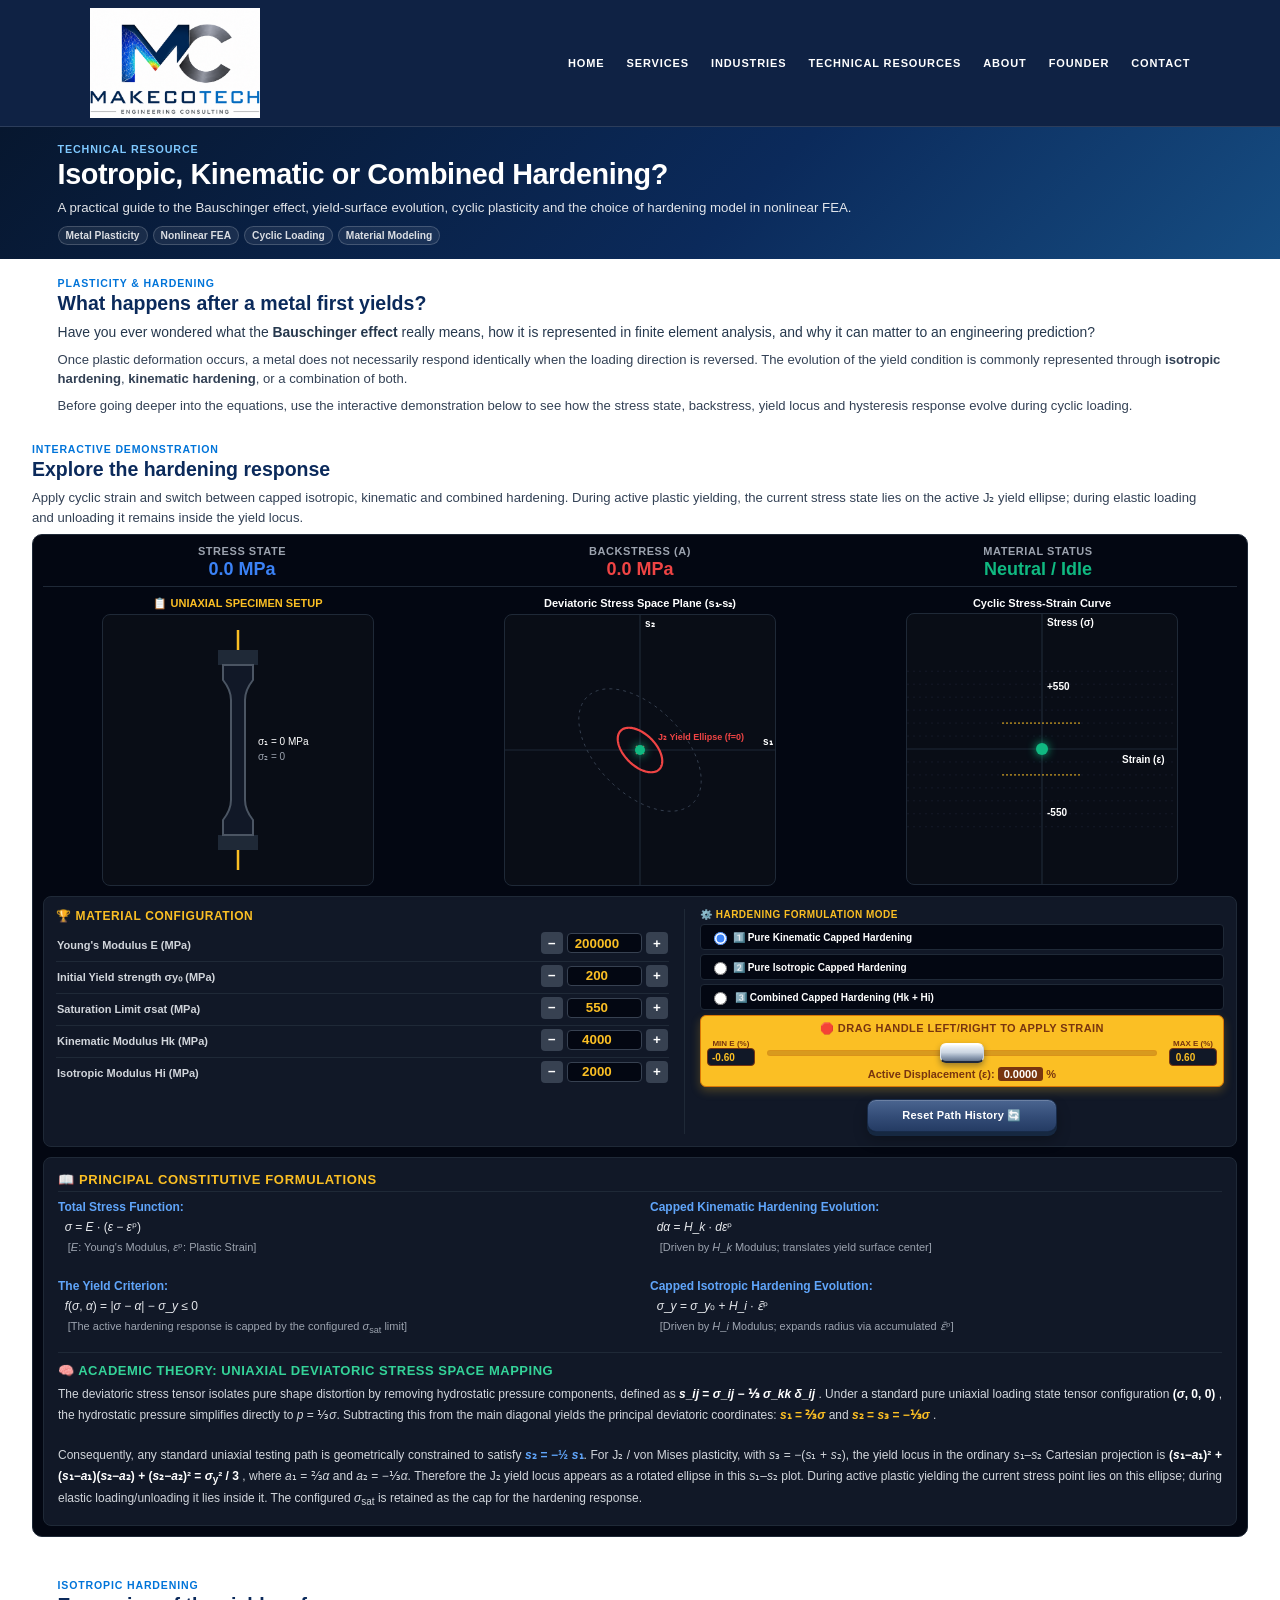
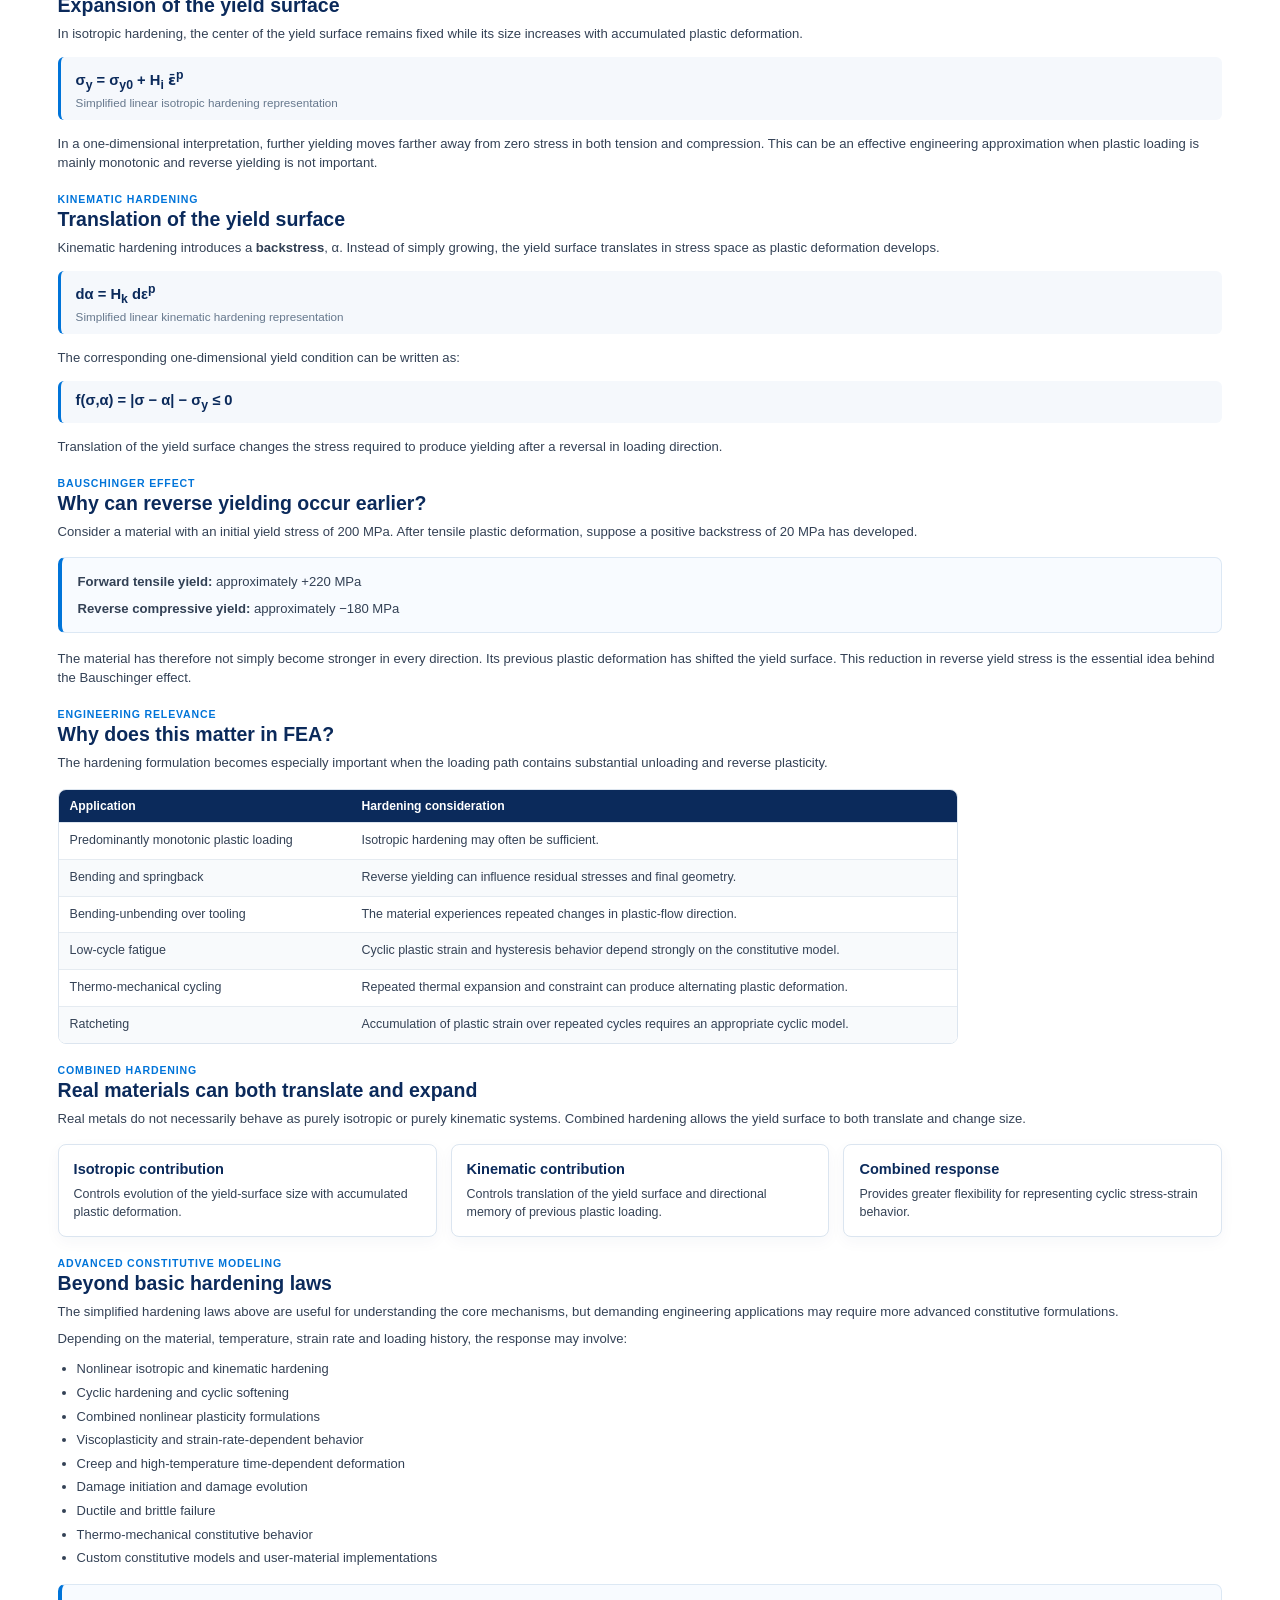
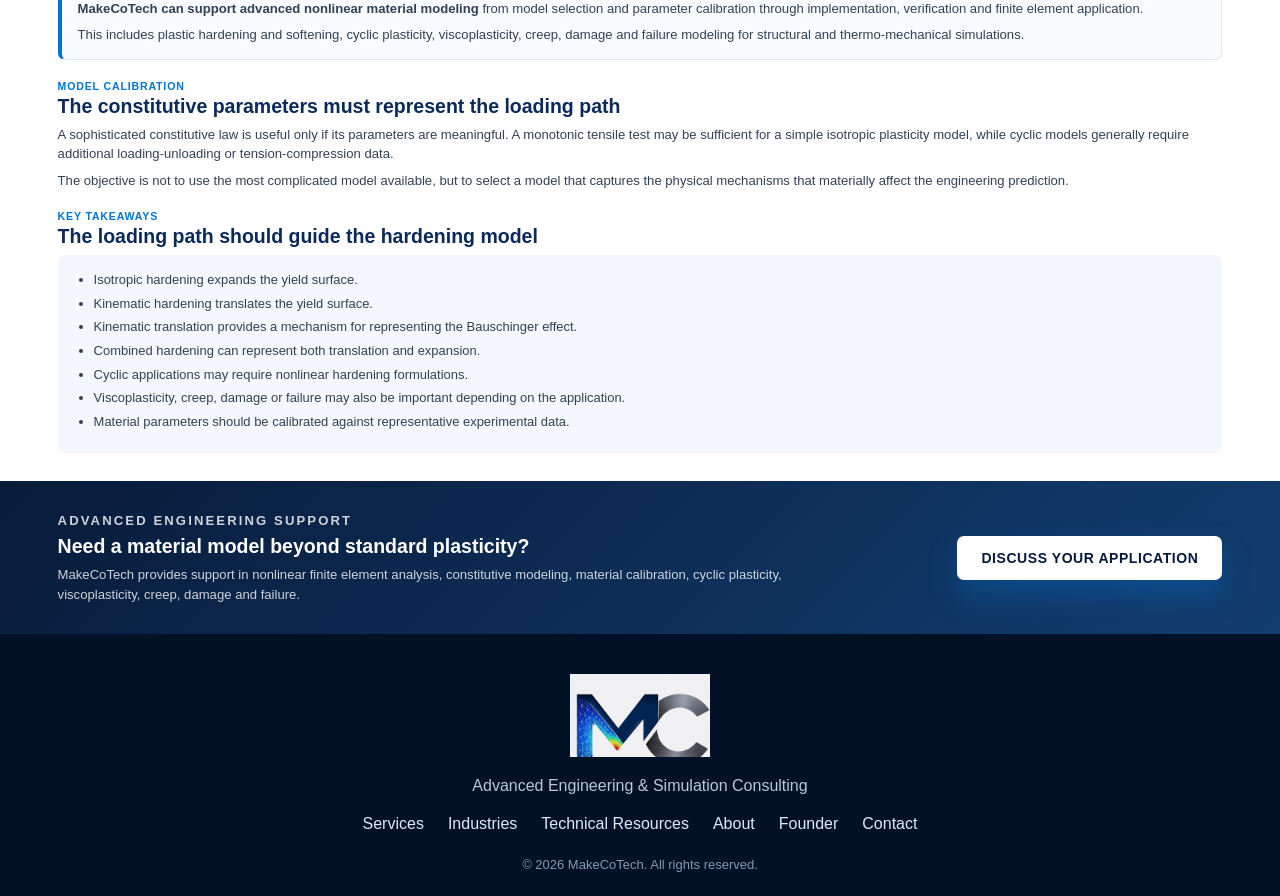
<file: plasticity-hardening.html>
<!DOCTYPE html>
<html lang="en">
<head>
<!-- Google tag (gtag.js) -->
<script async src="https://www.googletagmanager.com/gtag/js?id=G-91WPDSWXXL"></script>
<script>
  window.dataLayer = window.dataLayer || [];
  function gtag(){dataLayer.push(arguments);}
  gtag('js', new Date());
  gtag('config', 'G-91WPDSWXXL');
</script>

<meta charset="utf-8"/>
<meta name="viewport" content="width=device-width, initial-scale=1.0"/>

<title>Isotropic, Kinematic &amp; Combined Hardening | MakeCoTech</title>

<meta
  name="description"
  content="A practical engineering guide to isotropic, kinematic and combined hardening, the Bauschinger effect, cyclic plasticity and advanced nonlinear material modeling."
/>

<link href="style.css" rel="stylesheet"/>

<style>
/* Mobile additions only. Desktop rendering remains controlled by style.css
   and the original inline visualizer styles. */
.mobile-only {
  display: none !important;
}

@media (max-width: 700px) {

  /* ---------- Article shell ---------- */
  .article-page {
    overflow-x: hidden;
  }

  .article-page .article-hero {
    padding-left: 16px !important;
    padding-right: 16px !important;
  }

  .article-page .article-body,
  .article-page .visualizer-section {
    padding-left: 10px !important;
    padding-right: 10px !important;
  }

  .article-page .visualizer-heading {
    margin-bottom: 8px !important;
  }

  /* ---------- Main interactive tool ---------- */
  #appContainer {
    width: 100% !important;
    max-width: none !important;
    margin: 0 !important;
    padding: 8px !important;
    overflow: visible !important;
    border-radius: 10px !important;
  }

  /* Status stays three-across but is compact and readable */
  #statusReadouts {
    grid-template-columns: repeat(3, minmax(0, 1fr)) !important;
    gap: 4px !important;
    margin-bottom: 8px !important;
  }

  #statusReadouts > div {
    min-width: 0;
    padding: 0 2px;
  }

  #statusReadouts > div > div:first-child {
    font-size: 8px !important;
    letter-spacing: 0.02em !important;
    white-space: normal !important;
    line-height: 1.2 !important;
  }

  #readoutStress,
  #readoutAlpha,
  #readoutStatus {
    font-size: 13px !important;
    line-height: 1.2 !important;
    overflow-wrap: anywhere;
  }

  /* Charts become one-per-row.
     Stress-strain first, yield ellipse second, specimen third. */
  #chartGrid {
    display: flex !important;
    flex-direction: column !important;
    gap: 12px !important;
  }

  #canvasWrapper2 {
    order: 1;
  }

  #canvasWrapper1 {
    order: 2;
  }

  #canvasWrapperTest {
    order: 3;
  }

  #canvasWrapperTest,
  #canvasWrapper1,
  #canvasWrapper2 {
    width: 100% !important;
    min-width: 0 !important;
  }

  #canvasWrapperTest > div,
  #canvasWrapper1 > div,
  #canvasWrapper2 > div {
    font-size: 11px !important;
    margin-bottom: 6px !important;
  }

  #specimenPlane,
  #vectorPlane,
  #curvePlane {
    display: block !important;
    max-width: 100% !important;
    height: auto !important;
    margin: 0 auto !important;
  }

  /* Controls become a single-column, touch-friendly stack.
     Hardening mode / loading control comes before material parameters. */
  #controlsGrid {
    display: flex !important;
    flex-direction: column !important;
    gap: 12px !important;
    padding: 10px !important;
  }

  #loadingControlsPane {
    order: 1;
    gap: 10px !important;
  }

  #materialConfigPane {
    order: 2;
    border-right: 0 !important;
    border-top: 1px solid #1f2937 !important;
    padding-right: 0 !important;
    padding-top: 10px !important;
  }

  /* Large tap targets for hardening modes */
  #hardeningModes {
    gap: 7px !important;
  }

  #hardeningModes label {
    min-height: 44px !important;
    padding: 9px 10px !important;
    font-size: 12px !important;
    line-height: 1.3 !important;
    border-radius: 7px !important;
  }

  #hardeningModes input[type="radio"] {
    width: 20px !important;
    height: 20px !important;
    flex: 0 0 20px;
    margin-right: 9px !important;
  }

  /* Gold strain control */
  #strainControlPanel {
    padding: 10px 8px !important;
    border-radius: 8px !important;
  }

  #strainControlPanel > label {
    font-size: 11px !important;
    line-height: 1.3 !important;
    margin-bottom: 10px !important;
  }

  #boundsMin,
  #boundsMax {
    width: 64px !important;
    height: 42px !important;
    font-size: 16px !important;
  }

  #strainSlider {
    height: 10px !important;
    min-height: 44px;
    border: 0 !important;
    background: transparent !important;
  }

  #strainSlider::-webkit-slider-runnable-track {
    height: 10px;
    border-radius: 5px;
    background: rgba(120,53,15,0.28);
    border: 1px solid rgba(217,119,6,0.35);
  }

  #strainSlider::-webkit-slider-thumb {
    width: 48px !important;
    height: 32px !important;
    margin-top: -12px;
    border-radius: 8px !important;
  }

  #strainSlider::-moz-range-track {
    height: 10px;
    border-radius: 5px;
    background: rgba(120,53,15,0.28);
    border: 1px solid rgba(217,119,6,0.35);
  }

  #strainSlider::-moz-range-thumb {
    width: 48px !important;
    height: 32px !important;
    border-radius: 8px !important;
  }

  #sliderValue {
    font-size: 13px !important;
    padding: 3px 8px !important;
  }

  /* Alternative to dragging for touch/accessibility */
  .mobile-only {
    display: flex !important;
  }

  .mobile-strain-buttons {
    gap: 10px;
    justify-content: center;
  }

  .mobile-strain-buttons button {
    flex: 1 1 0;
    min-height: 44px;
    border: 1px solid #465a78;
    border-radius: 8px;
    background: linear-gradient(180deg, #334b70 0%, #1f3558 100%);
    color: #ffffff;
    font-size: 14px;
    font-weight: 800;
    cursor: pointer;
    box-shadow:
      0 3px 0 #13243d,
      0 6px 12px rgba(0,0,0,0.22);
  }

  .mobile-strain-buttons button:active {
    transform: translateY(2px);
    box-shadow:
      0 1px 0 #13243d,
      0 3px 7px rgba(0,0,0,0.18);
  }

  /* Material configuration: each property row is easy to tap */
  #materialConfigPane table {
    font-size: 12px !important;
  }

  #materialConfigPane tr {
    height: auto !important;
  }

  #materialConfigPane td {
    padding: 7px 0 !important;
    vertical-align: middle !important;
  }

  #materialConfigPane td:first-child {
    width: 44% !important;
    padding-right: 8px !important;
    line-height: 1.3 !important;
  }

  #materialConfigPane td:last-child {
    min-height: 44px !important;
    gap: 6px !important;
    padding-top: 7px !important;
  }

  #materialConfigPane button {
    width: 44px !important;
    height: 44px !important;
    flex: 0 0 44px !important;
    border-radius: 8px !important;
    font-size: 18px !important;
  }

  #materialConfigPane input[type="number"] {
    width: 92px !important;
    height: 44px !important;
    font-size: 16px !important;
    border-radius: 7px !important;
  }

  /* Reset button: compact, raised and centered */
  #resetBtn {
    width: auto !important;
    min-width: 190px !important;
    min-height: 44px !important;
    align-self: center !important;
    padding: 10px 18px !important;
    border: 1px solid #1a2b47 !important;
    border-radius: 9px !important;
    background: linear-gradient(180deg, #3e5c8f 0%, #243b63 100%) !important;
    color: #ffffff !important;
    font-size: 13px !important;
    font-weight: 800 !important;
    box-shadow:
      0 4px 0 #162841,
      0 8px 14px rgba(0,0,0,0.24) !important;
  }

  #resetBtn:active {
    transform: translateY(3px);
    box-shadow:
      0 1px 0 #162841,
      0 4px 8px rgba(0,0,0,0.18) !important;
  }

  /* Theory is collapsed by default on phones */
  .mobile-theory-toggle {
    width: 100%;
    min-height: 44px;
    align-items: center;
    justify-content: center;
    margin-top: 2px;
    border: 1px solid #374151;
    border-radius: 8px;
    background: #111827;
    color: #dbeafe;
    font-size: 13px;
    font-weight: 800;
    cursor: pointer;
  }

  #theoryPanel {
    display: none !important;
    margin-top: 8px;
    padding: 11px !important;
  }

  #theoryPanel.mobile-open {
    display: flex !important;
  }

  #theoryPanel > div:first-child > div:nth-child(2) {
    grid-template-columns: 1fr !important;
    gap: 12px !important;
  }

  #theoryPanel,
  #theoryPanel * {
    overflow-wrap: anywhere;
  }
}
</style>

<link rel="canonical" href="https://www.makecotech.com/plasticity-hardening.html"/>
</head>

<body class="article-page">

<header class="site-header">
  <a aria-label="MakeCoTech home" class="brand" href="index.html">
    <img alt="MakeCoTech logo" src="makecotech_logo.png"/>
  </a>

  <button aria-label="Open menu" class="menu-toggle">☰</button>

  <nav class="nav">
    <a href="index.html#home">Home</a>
    <a href="index.html#services">Services</a>
    <a href="index.html#industries">Industries</a>
    <a href="index.html#resources">Technical Resources</a>
    <a href="index.html#about">About</a>
    <a href="index.html#founder">Founder</a>
    <a href="index.html#contact">Contact</a>
  </nav>
</header>

<main>

<section class="article-hero">
  <div class="article-container">
    <p class="eyebrow">Technical Resource</p>

    <h1>Isotropic, Kinematic or Combined Hardening?</h1>

    <p class="lead">
      A practical guide to the Bauschinger effect, yield-surface evolution,
      cyclic plasticity and the choice of hardening model in nonlinear FEA.
    </p>

    <div class="article-meta">
      <span class="article-tag">Metal Plasticity</span>
      <span class="article-tag">Nonlinear FEA</span>
      <span class="article-tag">Cyclic Loading</span>
      <span class="article-tag">Material Modeling</span>
    </div>
  </div>
</section>

<div class="article-body">
  <section>
    <span class="article-section-label">Plasticity &amp; Hardening</span>

    <h2>What happens after a metal first yields?</h2>

    <p class="article-intro">
      Have you ever wondered what the <strong>Bauschinger effect</strong>
      really means, how it is represented in finite element analysis,
      and why it can matter to an engineering prediction?
    </p>

    <p>
      Once plastic deformation occurs, a metal does not necessarily respond
      identically when the loading direction is reversed. The evolution of the
      yield condition is commonly represented through
      <strong>isotropic hardening</strong>,
      <strong>kinematic hardening</strong>,
      or a combination of both.
    </p>

    <p>
      Before going deeper into the equations, use the interactive demonstration
      below to see how the stress state, backstress, yield locus and hysteresis
      response evolve during cyclic loading.
    </p>
  </section>
</div>

<section class="visualizer-section">
  <div class="visualizer-heading">
    <span class="article-section-label">Interactive Demonstration</span>

    <h2>Explore the hardening response</h2>

    <p>
      Apply cyclic strain and switch between capped isotropic, kinematic and
      combined hardening. During active plastic yielding, the current stress
      state lies on the active J₂ yield ellipse; during elastic loading and
      unloading it remains inside the yield locus.
    </p>
  </div>

  <div class="visualizer-frame">
<div id="appContainer" style="background-color: #030712; border: 1px solid #1f2937; border-radius: 12px; padding: 10px; font-family: sans-serif; max-width: 960px; margin: 0 auto; color: #ffffff; box-sizing: border-box; overflow: hidden;">

	<!-- Real-time Status Readouts Header -->
	<div id="statusReadouts" style="display: grid; grid-template-columns: repeat(3, 1fr); text-align: center; margin-bottom: 10px; border-bottom: 1px solid #1f2937; padding-bottom: 6px;">
		<div>
			<div style="color: #9ca3af; font-size: 11px; text-transform: uppercase; font-weight: bold; letter-spacing: 0.05em;">Stress State</div>
			<div id="readoutStress" style="color: #3b82f6; font-size: 18px; font-weight: bold; margin-top: 2px;">0.0 MPa</div>
		</div>
		<div>
			<div style="color: #9ca3af; font-size: 11px; text-transform: uppercase; font-weight: bold; letter-spacing: 0.05em;">Backstress (α)</div>
			<div id="readoutAlpha" style="color: #ef4444; font-size: 18px; font-weight: bold; margin-top: 2px;">0.0 MPa</div>
		</div>
		<div>
			<div style="color: #9ca3af; font-size: 11px; text-transform: uppercase; font-weight: bold; letter-spacing: 0.05em;">Material Status</div>
			<div id="readoutStatus" style="color: #10b981; font-size: 18px; font-weight: bold; margin-top: 2px;">Neutral / Idle</div>
		</div>
	</div>

	<!-- Centered 3-Column Chart Layout -->
	<div id="chartGrid" style="display: grid; grid-template-columns: 1fr 1fr 1fr; gap: 12px; margin-bottom: 10px; width: 100%;">
		<div id="canvasWrapperTest" style="text-align: center; width: 100%;">
			<div style="font-size: 11px; margin-bottom: 4px; font-weight: bold; color: #fbbf24; text-transform: uppercase;">📋 Uniaxial Specimen Setup</div>
			<canvas id="specimenPlane" style="background-color: #090d16; border-radius: 8px; border: 1px solid #1f2937; display: block; margin: 0 auto;"></canvas>
		</div>
		<div id="canvasWrapper1" style="text-align: center; width: 100%;">
			<div style="font-size: 11px; margin-bottom: 4px; font-weight: bold; color: #ffffff;">Deviatoric Stress Space Plane (s₁-s₂)</div>
			<canvas id="vectorPlane" style="background-color: #090d16; border-radius: 8px; border: 1px solid #1f2937; display: block; margin: 0 auto;"></canvas>
		</div>
		<div id="canvasWrapper2" style="text-align: center; width: 100%;">
			<div style="font-size: 11px; margin-bottom: 4px; font-weight: bold; color: #ffffff;">Cyclic Stress-Strain Curve</div>
			<canvas id="curvePlane" style="background-color: #090d16; border-radius: 8px; border: 1px solid #1f2937; display: block; margin: 0 auto;"></canvas>
		</div>
	</div>
	<!-- Client-Side Controls Console Grid Layout -->
	<div id="controlsGrid" style="display: grid; grid-template-columns: 1.2fr 1fr; gap: 15px; background-color: #111827; padding: 12px; border-radius: 8px; border: 1px solid #1f2937; margin-bottom: 10px; box-sizing: border-box;">

		<!-- Left Side: Table Input Parameters with +/- Adjustment Buttons -->
		<div id="materialConfigPane" style="border-right: 1px solid #1f2937; padding-right: 15px;">
			<div style="color: #fbbf24; font-weight: bold; font-size: 12px; margin-bottom: 6px; text-transform: uppercase; letter-spacing: 0.05em;">🏆 Material Configuration</div>

			<table style="width: 100%; border-collapse: collapse; font-size: 11px; font-weight: bold; color: #d1d5db;">
				<tr style="height: 32px; border-bottom: 1px solid #1f2937;">
					<td style="width: 50%;">Young's Modulus E (MPa)</td>
					<td style="display: flex; align-items: center; justify-content: flex-end; gap: 4px; padding-top: 3px;">
						<button onclick="adjust('E', -10000)" style="width:22px; height:22px; background:#374151; color:#ffffff; border:none; border-radius:4px; font-weight:bold; cursor:pointer;">−</button>
						<input type="number" id="inputE" value="200000" step="10000" style="width: 75px; text-align: center; background: #030712; color: #fbbf24; border: 1px solid #374151; border-radius: 4px; font-weight: bold; height: 20px;">
							<button onclick="adjust('E', 10000)" style="width:22px; height:22px; background:#374151; color:#ffffff; border:none; border-radius:4px; font-weight:bold; cursor:pointer;">+</button>
						</td>
				</tr>
				<tr style="height: 32px; border-bottom: 1px solid #1f2937;">
					<td>Initial Yield strength σy₀ (MPa)</td>
					<td style="display: flex; align-items: center; justify-content: flex-end; gap: 4px; padding-top: 3px;">
						<button onclick="adjust('Y', -10)" style="width:22px; height:22px; background:#374151; color:#ffffff; border:none; border-radius:4px; font-weight:bold; cursor:pointer;">−</button>
						<input type="number" id="inputY" value="200" step="10" style="width: 75px; text-align: center; background: #030712; color: #fbbf24; border: 1px solid #374151; border-radius: 4px; font-weight: bold; height: 20px;">
							<button onclick="adjust('Y', 10)" style="width:22px; height:22px; background:#374151; color:#ffffff; border:none; border-radius:4px; font-weight:bold; cursor:pointer;">+</button>
						</td>
				</tr>
				<tr style="height: 32px; border-bottom: 1px solid #1f2937;">
					<td>Saturation Limit σsat (MPa)</td>
					<td style="display: flex; align-items: center; justify-content: flex-end; gap: 4px; padding-top: 3px;">
						<button onclick="adjust('u', -10)" style="width:22px; height:22px; background:#374151; color:#ffffff; border:none; border-radius:4px; font-weight:bold; cursor:pointer;">−</button>
						<input type="number" id="inputU" value="550" step="10" style="width: 75px; text-align: center; background: #030712; color: #fbbf24; border: 1px solid #374151; border-radius: 4px; font-weight: bold; height: 20px;">
							<button onclick="adjust('u', 10)" style="width:22px; height:22px; background:#374151; color:#ffffff; border:none; border-radius:4px; font-weight:bold; cursor:pointer;">+</button>
						</td>
				</tr>
				<tr style="height: 32px; border-bottom: 1px solid #1f2937;">
					<td>Kinematic Modulus Hk (MPa)</td>
					<td style="display: flex; align-items: center; justify-content: flex-end; gap: 4px; padding-top: 3px;">
						<button onclick="adjust('Hk', -500)" style="width:22px; height:22px; background:#374151; color:#ffffff; border:none; border-radius:4px; font-weight:bold; cursor:pointer;">−</button>
						<input type="number" id="inputHk" value="4000" step="500" style="width: 75px; text-align: center; background: #030712; color: #fbbf24; border: 1px solid #374151; border-radius: 4px; font-weight: bold; height: 20px;">
							<button onclick="adjust('Hk', 500)" style="width:22px; height:22px; background:#374151; color:#ffffff; border:none; border-radius:4px; font-weight:bold; cursor:pointer;">+</button>
						</td>
				</tr>
				<tr style="height: 32px;">
					<td>Isotropic Modulus Hi (MPa)</td>
					<td style="display: flex; align-items: center; justify-content: flex-end; gap: 4px; padding-top: 3px;">
						<button onclick="adjust('Hi', -500)" style="width:22px; height:22px; background:#374151; color:#ffffff; border:none; border-radius:4px; font-weight:bold; cursor:pointer;">−</button>
						<input type="number" id="inputHi" value="2000" step="500" style="width: 75px; text-align: center; background: #030712; color: #fbbf24; border: 1px solid #374151; border-radius: 4px; font-weight: bold; height: 20px;">
							<button onclick="adjust('Hi', 500)" style="width:22px; height:22px; background:#374151; color:#ffffff; border:none; border-radius:4px; font-weight:bold; cursor:pointer;">+</button>
						</td>
				</tr>
			</table>
		</div>
		<!-- Right Side: Hardening Mode Selectors & BRIGHT GOLD HIGH-VISIBILITY BOUNDS SLIDER CARD -->
		<div id="loadingControlsPane" style="display: flex; flex-direction: column; justify-content: space-between; gap: 4px;">
			<div>
				<label style="display: block; font-weight: bold; font-size: 10px; margin-bottom: 4px; color: #fbbf24; text-transform: uppercase; letter-spacing: 0.05em;">⚙️ Hardening Formulation Mode</label>
				<div id="hardeningModes" style="display: flex; flex-direction: column; gap: 4px;">
					<label style="display: flex; align-items: center; background-color: #030712; border: 1px solid #1f2937; padding: 4px 8px; border-radius: 4px; font-size: 10px; font-weight: bold; cursor: pointer;">
						<input type="radio" name="hardMode" value="kinematic" checked="" style="margin-right: 6px; cursor: pointer; accent-color: #3b82f6;">
                        1️⃣ Pure Kinematic Capped Hardening
                    </label>
					<label style="display: flex; align-items: center; background-color: #030712; border: 1px solid #1f2937; padding: 4px 8px; border-radius: 4px; font-size: 10px; font-weight: bold; cursor: pointer;">
						<input type="radio" name="hardMode" value="isotropic" style="margin-right: 6px; cursor: pointer; accent-color: #3b82f6;">
                        2️⃣ Pure Isotropic Capped Hardening
                    </label>
					<label style="display: flex; align-items: center; background-color: #030712; border: 1px solid #1f2937; padding: 4px 8px; border-radius: 4px; font-size: 10px; font-weight: bold; cursor: pointer;">
						<input type="radio" name="hardMode" value="combined" style="margin-right: 8px; cursor: pointer; accent-color: #3b82f6;">
                        3️⃣ Combined Capped Hardening (Hk + Hi)
                    </label>
				</div>
			</div>

			<!-- ENHANCED GOLD PANEL: Dynamic slider boundary entry configuration boxes -->
			<div id="strainControlPanel" style="margin-top: 1px; background-color: #fbbf24; border: 1.5px solid #d97706; padding: 6px; border-radius: 6px; box-sizing: border-box; color: #030712; box-shadow: 0 4px 10px rgba(251, 191, 36, 0.25);">
				<label style="display: block; font-weight: 900; font-size: 11px; margin-bottom: 4px; color: #78350f; text-transform: uppercase; letter-spacing: 0.04em; text-align: center;">🛑 Drag Handle Left/Right To Apply Strain</label>

				<div style="display: flex; align-items: center; gap: 8px; width: 100%; justify-content: space-between; margin-bottom: 2px;">
					<div style="display: flex; flex-direction: column; align-items: center;">
						<span style="font-size: 8px; font-weight: 900; color: #78350f; text-transform: uppercase;">Min ε (%)</span>
						<input type="number" id="boundsMin" value="-0.60" step="0.05" style="width: 48px; background: #111827; color: #fbbf24; border: 1px solid #78350f; border-radius: 4px; font-size: 10px; font-weight: bold; text-align: center; height: 18px;">
                    </div>

					<div style="position: relative; flex: 1; display: flex; align-items: center; padding: 0 4px;">
						<input type="range" id="strainSlider" min="-600" max="600" value="0" step="1" style="width: 100%; cursor: pointer; -webkit-appearance: none; appearance: none; height: 6px; background: #78350f44; border-radius: 3px; outline: none; margin: 0; border: 1px solid #d9770633;">
							<style>
								#strainSlider::-webkit-slider-thumb {
								-webkit-appearance: none; appearance: none; width: 44px; height: 20px; border-radius: 6px;
								background: linear-gradient(to bottom, #ffffff 0%, #e2e8f0 25%, #cbd5e1 50%, #94a3b8 75%, #64748b 100%);
								color: #0f172a; cursor: pointer; border-top: 1px solid #ffffff; border-bottom: 2px solid #1e293b; border-left: 1.5px solid #e2e8f0; border-right: 1.5px solid #cbd5e1;
								display: flex; align-items: center; justify-content: center; font-family: monospace; font-weight: 900; font-size: 12px; letter-spacing: 1px; content: "< >"; text-shadow: 0 1px 0 rgba(255,255,255,0.6); box-shadow: 0 3px 6px rgba(15,23,42,0.4), inset 0 1px 0 rgba(255,255,255,0.9);
                            }
                            #strainSlider::-moz-range-thumb {
                                width: 44px; height: 20px; border-radius: 6px; background: linear-gradient(to bottom, #ffffff 0%, #e2e8f0 25%, #cbd5e1 50%, #94a3b8 75%, #64748b 100%);
                                color: #0f172a; cursor: pointer; border-top: 1px solid #ffffff; border-bottom: 2px solid #1e293b; border-left: 1.5px solid #e2e8f0; border-right: 1.5px solid #cbd5e1;
                                display: flex; align-items: center; justify-content: center; font-family: monospace; font-weight: 900; font-size: 12px; letter-spacing: 1px; content: "< >"; text-shadow: 0 1px 0 rgba(255,255,255,0.6); box-shadow: 0 3px 6px rgba(15,23,42,0.4), inset 0 1px 0 rgba(255,255,255,0.9);
                            }
							</style>
						</div>

					<div style="display: flex; flex-direction: column; align-items: center;">
						<span style="font-size: 8px; font-weight: 900; color: #78350f; text-transform: uppercase;">Max ε (%)</span>
						<input type="number" id="boundsMax" value="0.60" step="0.05" style="width: 48px; background: #111827; color: #fbbf24; border: 1px solid #78350f; border-radius: 4px; font-size: 10px; font-weight: bold; text-align: center; height: 18px;">
                    </div>
				</div>
				<div style="font-size: 11px; font-weight: 900; color: #78350f; text-align: center;">
					Active Displacement (ε): <span id="sliderValue" style="color: #ffffff; background: #78350f; padding: 1px 6px; border-radius: 3px; font-size: 11px;">0.0000</span> %
				</div>
			</div>

            <div class="mobile-strain-buttons mobile-only" aria-label="Mobile strain controls">
                <button type="button" id="strainStepDown" aria-label="Decrease strain">− Strain</button>
                <button type="button" id="strainStepUp" aria-label="Increase strain">+ Strain</button>
            </div>

			<button id="resetBtn" style="background-color: #ef4444; color: white; border: none; font-weight: bold; padding: 6px; border-radius: 6px; cursor: pointer; font-size: 11px; box-shadow: 0 4px 6px rgba(0,0,0,0.2);">
				Reset Path History 🔄
			</button>
		</div>
	</div>
	<!-- Principal Equations Panel & Deviatoric Space Academic Definition -->
	<button type="button" id="theoryToggle" class="mobile-only mobile-theory-toggle" aria-expanded="false" aria-controls="theoryPanel">
        Show theory &amp; equations
    </button>
    <div id="theoryPanel" style="background-color: #111827; border: 1px solid #1f2937; border-radius: 8px; padding: 14px; color: #e5e7eb; box-sizing: border-box; display: flex; flex-direction: column; gap: 14px;">
		<div>
			<div style="color: #fbbf24; font-weight: bold; font-size: 13px; margin-bottom: 6px; text-transform: uppercase; letter-spacing: 0.05em; border-bottom: 1px solid #1f2937; padding-bottom: 4px;">📖 Principal Constitutive Formulations</div>
			<div style="display: grid; grid-template-columns: 1fr 1fr; gap: 20px; font-size: 12px; line-height: 1.65;">
				<div>
					<span style="color: #60a5fa; font-weight: bold;">Total Stress Function:</span>
					<br>
						&nbsp;&nbsp;<em>σ</em> = <em>E</em> · (<em>ε</em> − <em>ε</em>ᵖ)<br>
							&nbsp;&nbsp;<span style="color: #9ca3af; font-size: 11px;">
								[<em>E</em>: Young's Modulus, <em>ε</em>ᵖ: Plastic Strain]
							</span><br>
								<br>
									<span style="color: #60a5fa; font-weight: bold;">The Yield Criterion:</span>
									<br>
										&nbsp;&nbsp;<em>f</em>(<em>σ</em>, <em>α</em>) = |<em>σ</em> − <em>α</em>| − <em>σ</em>_<em>y</em> ≤ 0<br>
											&nbsp;&nbsp;<span style="color: #9ca3af; font-size: 11px;">
												[The active hardening response is capped by the configured <em>σ</em><sub>sat</sub> limit]
											</span>
										</div>
				<div>
					<span style="color: #60a5fa; font-weight: bold;">Capped Kinematic Hardening Evolution:</span>
					<br>
						&nbsp;&nbsp;<em>dα</em> = <em>H</em>_<em>k</em> · <em>dε</em>ᵖ<br>
							&nbsp;&nbsp;<span style="color: #9ca3af; font-size: 11px;">
								[Driven by <em>H</em>_<em>k</em> Modulus; translates yield surface center]
							</span><br>
								<br>
									<span style="color: #60a5fa; font-weight: bold;">Capped Isotropic Hardening Evolution:</span>
									<br>
										&nbsp;&nbsp;<em>σ</em>_<em>y</em> = <em>σ</em>_<em>y</em>₀ + <em>H</em>_<em>i</em> · <em>ε̄</em>ᵖ<br>
											&nbsp;&nbsp;<span style="color: #9ca3af; font-size: 11px;">
												[Driven by <em>H</em>_<em>i</em> Modulus; expands radius via accumulated <em>ε̄</em>ᵖ]
											</span>
										</div>
			</div>
		</div>

		<div style="border-top: 1px solid #1f2937; padding-top: 10px;">
			<div style="color: #34d399; font-weight: bold; font-size: 13px; margin-bottom: 6px; text-transform: uppercase; letter-spacing: 0.04em;">🧠 Academic Theory: Uniaxial Deviatoric Stress Space Mapping</div>
			<div style="color: #d1d5db; font-size: 12px; line-height: 1.7; text-align: justify;">
				The deviatoric stress tensor isolates pure shape distortion by removing hydrostatic pressure components, defined as <strong style="color: #ffffff;">
					<em>s</em>_<em>ij</em> = <em>σ</em>_<em>ij</em> − ⅓ <em>σ</em>_<em>kk</em> <em>δ</em>_<em>ij</em>
				</strong>. Under a standard pure uniaxial loading state tensor configuration <strong style="color: #ffffff;">
					(<em>σ</em>, 0, 0)
				</strong>, the hydrostatic pressure simplifies directly to <em>p</em> = ⅓<em>σ</em>. Subtracting this from the main diagonal yields the principal deviatoric coordinates: <strong style="color: #fbbf24;">
					<em>s</em>₁ = ⅔<em>σ</em>
				</strong> and <strong style="color: #fbbf24;">
					<em>s</em>₂ = <em>s</em>₃ = −⅓<em>σ</em>
				</strong>.
				<br>
					<br>
						Consequently, any standard uniaxial testing path is geometrically constrained to satisfy
<strong style="color: #60a5fa;"><em>s</em>₂ = −½ <em>s</em>₁</strong>.
For J₂ / von Mises plasticity, with <em>s</em>₃ = −(<em>s</em>₁ + <em>s</em>₂), the yield locus in the ordinary
<em>s</em>₁–<em>s</em>₂ Cartesian projection is
<strong style="color: #ffffff;">
(<em>s</em>₁−<em>a</em>₁)² + (<em>s</em>₁−<em>a</em>₁)(<em>s</em>₂−<em>a</em>₂) + (<em>s</em>₂−<em>a</em>₂)²
= <em>σ</em><sub>y</sub>² / 3
</strong>,
where <em>a</em>₁ = ⅔<em>α</em> and <em>a</em>₂ = −⅓<em>α</em>. Therefore the J₂ yield locus appears as a rotated ellipse in this
<em>s</em>₁–<em>s</em>₂ plot. During active plastic yielding the current stress point lies on this ellipse; during elastic loading/unloading it lies inside it.
The configured <em>σ</em><sub>sat</sub> is retained as the cap for the hardening response.</div>
		</div>
	</div>
</div>

<script>
	window.adjust = function(id, val) {
	const el = document.getElementById('input' + id.substring(0,1).toUpperCase() + id.substring(1));
	if (el) {
	let current = parseFloat(el.value) || 0;
	el.value = current + val;
	el.dispatchEvent(new Event('input', { bubbles: true }));
	}
	};

	(function() {
	let E = 200000, sigY0 = 200, sigY = 200, sigSat = 550, Hk = 4000, Hi = 2000;
	let sigma = 0.0, alpha = 0.0, eps_p = 0.0, eps_p_bar = 0.0, lastSliderVal = 0;
	let history = [{ sigma: 0.0, alpha: 0.0, eps_p: 0.0, eps_p_bar: 0.0, currentSigY: 200 }];

	const strainSlider = document.getElementById('strainSlider'), resetBtn = document.getElementById('resetBtn');
	const sliderText = document.getElementById('sliderValue');
	const modeSelect = document.getElementsByName('hardMode');

	const boundsMinInput = document.getElementById('boundsMin');
	const boundsMaxInput = document.getElementById('boundsMax');
	const inputE = document.getElementById('inputE');
	const inputY = document.getElementById('inputY');
	const inputU = document.getElementById('inputU');
	const inputHk = document.getElementById('inputHk');
	const inputHi = document.getElementById('inputHi');

	const rStress = document.getElementById('readoutStress'), rAlpha = document.getElementById('readoutAlpha'), rStatus = document.getElementById('readoutStatus');
	const c0 = document.getElementById('specimenPlane'); const ctx0 = c0.getContext('2d');
	const c1 = document.getElementById('vectorPlane'); const ctx1 = c1.getContext('2d');
	const c2 = document.getElementById('curvePlane'); const ctx2 = c2.getContext('2d');

	let scale1, scaleX, scaleY;
	const maxStressWindowSpace = 750;
	const maxStrain = 0.007;

	function resizeCanvases() {
	const isMobile = window.matchMedia('(max-width: 700px)').matches;
	const specimenWidth = document.getElementById('canvasWrapperTest').clientWidth;
	const vectorWidth = document.getElementById('canvasWrapper1').clientWidth;
	const curveWidth = document.getElementById('canvasWrapper2').clientWidth;
	const wrapperWidth = Math.min(specimenWidth, vectorWidth, curveWidth);
	const squareSize = isMobile
	    ? Math.max(160, Math.min(330, wrapperWidth))
	    : Math.max(160, Math.min(270, wrapperWidth));

	c0.width = squareSize; c0.height = squareSize;
	c1.width = squareSize; c1.height = squareSize;
	c2.width = squareSize; c2.height = squareSize;

	scale1 = (squareSize * 0.36) / maxStressWindowSpace;
	scaleX = (squareSize * 0.38) / maxStrain;
	scaleY = (squareSize * 0.36) / maxStressWindowSpace;

	renderCharts();
	}

	window.addEventListener('resize', resizeCanvases);
	setTimeout(resizeCanvases, 50);

	function getX(pt) { return (c2.width/2) + ((pt.sigma / E) + pt.eps_p) * scaleX; }
	function getY(pt) { return (c2.height/2) - pt.sigma * scaleY; }

	function getActiveMode() {
	for (let i = 0; i < modeSelect.length; i++) {
            if (modeSelect[i].checked) return modeSelect[i].value;
        }
        return 'kinematic';
    }
    function renderCharts() {
        if (!scale1) return;
        const w = c0.width, h = c0.height;
        const mx1 = c1.width / 2, my1 = c1.height / 2;
        const mx2 = c2.width / 2, my2 = c2.height / 2;

        ctx0.clearRect(0, 0, w, h);
        ctx0.fillStyle = '#1f2937';
        ctx0.fillRect(w/2 - 20, 35, 40, 15);
        ctx0.fillRect(w/2 - 20, h - 50, 40, 15);
        
        ctx0.strokeStyle = '#4b5563'; ctx0.lineWidth = 2; ctx0.fillStyle = '#111827';
        ctx0.beginPath();
        ctx0.moveTo(w/2 - 15, 50);   ctx0.lineTo(w/2 + 15, 50);
        ctx0.lineTo(w/2 + 15, 65);   ctx0.quadraticCurveTo(w/2 + 7, 75, w/2 + 7, 85);
        ctx0.lineTo(w/2 + 7, h - 85); ctx0.quadraticCurveTo(w/2 + 7, h - 75, w/2 + 15, h - 65);
        ctx0.lineTo(w/2 + 15, h - 50); ctx0.lineTo(w/2 - 15, h - 50);
        ctx0.lineTo(w/2 - 15, h - 65); ctx0.quadraticCurveTo(w/2 - 7, h - 75, w/2 - 7, h - 85);
        ctx0.lineTo(w/2 - 7, 85);   ctx0.quadraticCurveTo(w/2 - 7, 75, w/2 - 15, 65);
        ctx0.closePath(); ctx0.fill(); ctx0.stroke();

        ctx0.strokeStyle = '#fbbf24'; ctx0.lineWidth = 2.5;
        let arrowOffset = Math.min(12, Math.max(-12, sigma * 0.03));
        ctx0.beginPath(); ctx0.moveTo(w/2, 35); ctx0.lineTo(w/2, 15 - arrowOffset); ctx0.stroke();
        if(sigma > 0) {
            ctx0.beginPath(); ctx0.moveTo(w/2 - 4, 22 - arrowOffset); ctx0.lineTo(w/2, 15 - arrowOffset); ctx0.lineTo(w/2 + 4, 22 - arrowOffset); ctx0.stroke();
        } else if(sigma < 0) {
            ctx0.beginPath(); ctx0.moveTo(w/2 - 4, 20 - arrowOffset); ctx0.lineTo(w/2, 27 - arrowOffset); ctx0.lineTo(w/2 + 4, 20 - arrowOffset); ctx0.stroke();
        }
        ctx0.beginPath(); ctx0.moveTo(w/2, h - 35); ctx0.lineTo(w/2, h - 15 + arrowOffset); ctx0.stroke();
        if(sigma > 0) {
            ctx0.beginPath(); ctx0.moveTo(w/2 - 4, h - 22 + arrowOffset); ctx0.lineTo(w/2, h - 15 + arrowOffset); ctx0.lineTo(w/2 + 4, h - 22 + arrowOffset); ctx0.stroke();
        } else if(sigma < 0) {
            ctx0.beginPath(); ctx0.moveTo(w/2 - 4, h - 20 + arrowOffset); ctx0.lineTo(w/2, h - 27 + arrowOffset); ctx0.lineTo(w/2 + 4, h - 20 + arrowOffset); ctx0.stroke();
        }

        ctx0.fillStyle = '#ffffff'; ctx0.font = '10px sans-serif';
        ctx0.fillText("σ₁ = " + sigma.toFixed(0) + " MPa", w/2 + 20, h/2 - 5);
        ctx0.fillStyle = '#9ca3af'; ctx0.fillText("σ₂ = 0", w/2 + 20, h/2 + 10);

        ctx1.clearRect(0, 0, c1.width, c1.height);
        ctx1.strokeStyle = '#1f2937'; ctx1.lineWidth = 1.2;
        ctx1.beginPath(); ctx1.moveTo(0, my1); ctx1.lineTo(c1.width, my1); ctx1.stroke();
        ctx1.beginPath(); ctx1.moveTo(mx1, 0); ctx1.lineTo(mx1, c1.height); ctx1.stroke();

        ctx1.fillStyle = '#ffffff'; ctx1.font = 'bold 10px sans-serif';
        ctx1.fillText("s₁", c1.width - 12, my1 - 5);
        ctx1.fillText("s₂", mx1 + 5, 12);

        // Auto-fit stress-space canvas while preserving the same format.
        const maxPlaneStress = Math.max(sigSat, Math.abs(alpha) + sigY, sigY0, 1.0);
        scale1 = (c1.width * 0.34) / maxPlaneStress;

        // Draw exact J2 / von Mises ellipse in raw (s1,s2) coordinates:
        // (s1-a1)^2 + (s1-a1)(s2-a2) + (s2-a2)^2 = sigY^2 / 3
        function drawJ2Ellipse(ctx, centerS1, centerS2, yieldStress, color, width, dashed) {
            const aMinor = yieldStress * Math.sqrt(2) / 3.0;   // along s1=s2
            const aMajor = yieldStress * Math.sqrt(2/3);       // along s1=-s2
            const N = 180;

            ctx.save();
            ctx.strokeStyle = color;
            ctx.lineWidth = width;
            ctx.setLineDash(dashed ? [3,4] : []);
            ctx.beginPath();

            for (let i = 0; i <= N; i++) {
                const t = 2 * Math.PI * i / N;
                const u = aMinor * Math.cos(t);
                const v = aMajor * Math.sin(t);

                // Rotate ellipse principal directions back into s1-s2 axes
                const ds1 = (u + v) / Math.sqrt(2);
                const ds2 = (u - v) / Math.sqrt(2);

                const px = mx1 + (centerS1 + ds1) * scale1;
                const py = my1 - (centerS2 + ds2) * scale1;

                if (i === 0) ctx.moveTo(px, py);
                else ctx.lineTo(px, py);
            }

            ctx.closePath();
            ctx.stroke();
            ctx.restore();
        }

        // Capping envelope
        drawJ2Ellipse(ctx1, 0.0, 0.0, sigSat, '#374151', 1.0, true);

        // Uniaxial deviatoric loading path
        if(history.length > 1) {
            ctx1.strokeStyle = '#3b82f6';
            ctx1.lineWidth = 3.0;
            ctx1.beginPath();
            const p0 = history[0];
            ctx1.moveTo(
                mx1 + (2/3) * p0.sigma * scale1,
                my1 - (-1/3) * p0.sigma * scale1
            );
            history.forEach(function(point) {
                ctx1.lineTo(
                    mx1 + (2/3) * point.sigma * scale1,
                    my1 - (-1/3) * point.sigma * scale1
                );
            });
            ctx1.stroke();
        }

        // Backstress mapped to deviatoric coordinates
        const a1 = (2/3) * alpha;
        const a2 = (-1/3) * alpha;

        // Active yield ellipse
        drawJ2Ellipse(ctx1, a1, a2, sigY, '#ef4444', 2.2, false);

        // Backstress center marker
        const centerPx = mx1 + a1 * scale1;
        const centerPy = my1 - a2 * scale1;
        ctx1.strokeStyle = '#ef4444';
        ctx1.lineWidth = 1.5;
        ctx1.beginPath();
        ctx1.moveTo(centerPx - 4, centerPy - 4);
        ctx1.lineTo(centerPx + 4, centerPy + 4);
        ctx1.moveTo(centerPx + 4, centerPy - 4);
        ctx1.lineTo(centerPx - 4, centerPy + 4);
        ctx1.stroke();

        // Current stress point
        const s1_current = (2/3) * sigma;
        const s2_current = (-1/3) * sigma;
        const currentPx = mx1 + s1_current * scale1;
        const currentPy = my1 - s2_current * scale1;

        ctx1.fillStyle = '#10b981';
        ctx1.shadowBlur = 10;
        ctx1.shadowColor = '#10b981';
        ctx1.beginPath();
        ctx1.arc(currentPx, currentPy, 5, 0, 2*Math.PI);
        ctx1.fill();
        ctx1.shadowBlur = 0;

        ctx1.fillStyle = '#ef4444';
        ctx1.font = 'bold 9px sans-serif';
        const labelX = Math.min(c1.width - 110, Math.max(5, centerPx + 18));
        const labelY = Math.min(c1.height - 8, Math.max(12, centerPy - 10));
        ctx1.fillText("J₂ Yield Ellipse (f=0)", labelX, labelY);

        // --- CYCLIC STRESS-STRAIN HYSTERESIS LOOP ---
        ctx2.clearRect(0, 0, c2.width, c2.height);
        
        ctx2.strokeStyle = '#181e2e'; ctx2.lineWidth = 0.8; ctx2.setLineDash([2, 4]);
        for(let v = -600; v <= 600; v += 100) {
	if(v === 0) continue;
	ctx2.beginPath(); ctx2.moveTo(0, my2 - v * scaleY); ctx2.lineTo(c2.width, my2 - v * scaleY); ctx2.stroke();
	}
	ctx2.setLineDash([]);

	ctx2.strokeStyle = '#1f2937'; ctx2.lineWidth = 1.2;
	ctx2.beginPath(); ctx2.moveTo(0, my2); ctx2.lineTo(c2.width, my2); ctx2.stroke();
	ctx2.beginPath(); ctx2.moveTo(mx2, 0); ctx2.lineTo(mx2, c2.height); ctx2.stroke();

	ctx2.fillStyle = '#ffffff'; ctx2.font = 'bold 10px sans-serif';
	ctx2.fillText("Strain (ε)", c2.width - 55, my2 + 14); ctx2.fillText("Stress (σ)", mx2 + 5, 12);
	ctx2.fillText("+" + sigSat, mx2 + 5, my2 - (sigSat * scaleY) + 12); ctx2.fillText("-" + sigSat, mx2 + 5, my2 + (sigSat * scaleY) - 4);

	ctx2.strokeStyle = '#fbbf24'; ctx2.lineWidth = 1.0; ctx2.setLineDash([2, 2]);
	let upperLimitY = my2 - (alpha + sigY) * scaleY;
	let lowerLimitY = my2 - (alpha - sigY) * scaleY;
	ctx2.beginPath(); ctx2.moveTo(mx2 - 40, upperLimitY); ctx2.lineTo(mx2 + 40, upperLimitY); ctx2.stroke();
	ctx2.beginPath(); ctx2.moveTo(mx2 - 40, lowerLimitY); ctx2.lineTo(mx2 + 40, lowerLimitY); ctx2.stroke();
	ctx2.setLineDash([]);
	// CRITICAL REPAIR FIX: Adjusted starting index pointer reference format
	if(history.length > 1) {
	ctx2.strokeStyle = '#3b82f6'; ctx2.lineWidth = 3.0;
	ctx2.beginPath();
	const startCurveNode = history[0];
	ctx2.moveTo(getX(startCurveNode), getY(startCurveNode));
	history.forEach(function(point) {
	let x_coord = mx2 + ((point.sigma / E) + point.eps_p) * scaleX;
	let y_coord = my2 - point.sigma * scaleY;
	ctx2.lineTo(x_coord, y_coord);
	});
	ctx2.stroke();
	}
	ctx2.fillStyle = '#10b981'; ctx2.shadowBlur = 10; ctx2.shadowColor = '#10b981';
	ctx2.beginPath(); ctx2.arc(mx2 + ((sigma / E) + eps_p) * scaleX, my2 - sigma * scaleY, 6, 0, 2*Math.PI); ctx2.fill(); ctx2.shadowBlur = 0;
	}

	function processLoading(e) {
	let userMinPct = parseFloat(boundsMinInput.value) || -0.60;
	let userMaxPct = parseFloat(boundsMaxInput.value) || 0.60;
	const rawSliderIntegerVal = parseInt(e.target.value);
	let normalizedRatio = (rawSliderIntegerVal + 600) / 1200.0;
	let totalStrainInput = (userMinPct + normalizedRatio * (userMaxPct - userMinPct)) / 100.0;

	sliderText.textContent = (totalStrainInput * 100).toFixed(4);
	let prevNormalizedRatio = (lastSliderVal + 600) / 1200.0;
	let prevStrainInput = (userMinPct + prevNormalizedRatio * (userMaxPct - userMinPct)) / 100.0;

	const deltaStrain = totalStrainInput - prevStrainInput;
	if (deltaStrain === 0) return;

	const subSteps = Math.max(5, Math.abs(rawSliderIntegerVal - lastSliderVal));
	const stepInc = deltaStrain / subSteps;
	const currentMode = getActiveMode();

	for (let j = 0; j < subSteps; j++) {
            let sigmaTrial = sigma + E * stepInc;
            let yieldFunc = Math.abs(sigmaTrial - alpha) - sigY;

            if (yieldFunc > 0) {
                let sign = Math.sign(sigmaTrial - alpha);
                let Hk_active = (currentMode === "isotropic") ? 0.0 : Hk;
                let Hi_active = (currentMode === "kinematic") ? 0.0 : Hi;
                
                let dGamma = yieldFunc / (E + Hk_active + Hi_active);
                alpha += sign * Hk_active * dGamma; sigY += Hi_active * dGamma;
                
                // Capped hardening: retain the user-defined saturation limit.
                if (sigY > sigSat) sigY = sigSat;

                // Cap the extreme 1D yield boundary |alpha| + sigY at sigSat.
                if (Math.abs(alpha) + sigY > sigSat) {
                    const maxAlpha = Math.max(0.0, sigSat - sigY);
                    alpha = Math.max(-maxAlpha, Math.min(maxAlpha, alpha));
                }
                sigma = alpha + sign * sigY; eps_p += sign * dGamma; eps_p_bar += dGamma;         
                rStatus.textContent = "Plastic Yielding"; rStatus.style.color = "#ef4444";
            } else {
                sigma = sigmaTrial; rStatus.textContent = "Elastic Zone"; rStatus.style.color = "#10b981";
            }
            history.push({ sigma: sigma, alpha: alpha, eps_p: eps_p, eps_p_bar: eps_p_bar, currentSigY: sigY });
        }
        if (history.length > 50000) history.shift();
        rStress.textContent = sigma.toFixed(1) + " MPa"; rAlpha.textContent = alpha.toFixed(1) + " MPa";
        lastSliderVal = rawSliderIntegerVal; renderCharts();
    }

    function updateProperties() {
        E = parseInt(inputE.value) || 200000; sigY0 = parseInt(inputY.value) || 200; sigSat = parseInt(inputU.value) || 550; Hk = parseInt(inputHk.value) || 4000; Hi = parseInt(inputHi.value) || 2000;
        if (sigSat <= sigY0) { sigSat = sigY0 + 50; inputU.value = sigSat; }
	if (history.length <= 1) sigY = sigY0;
	renderCharts();
	}

	strainSlider.addEventListener('input', processLoading);
	inputE.addEventListener('input', updateProperties); inputY.addEventListener('input', updateProperties); inputU.addEventListener('input', updateProperties); inputHk.addEventListener('input', updateProperties); inputHi.addEventListener('input', updateProperties);
	boundsMinInput.addEventListener('input', function() { resetBtn.click(); }); boundsMaxInput.addEventListener('input', function() { resetBtn.click(); });

	for (let i = 0; i < modeSelect.length; i++) {
        modeSelect[i].addEventListener('change', function() { resetBtn.click(); });
    }

    resetBtn.addEventListener('click', function() {
        sigma = 0.0; alpha = 0.0; eps_p = 0.0; eps_p_bar = 0.0; lastSliderVal = 0; sigY = sigY0;
        strainSlider.value = 0; sliderText.textContent = "0.0000";
        history = [{ sigma: 0.0, alpha: 0.0, eps_p: 0.0, eps_p_bar: 0.0, currentSigY: sigY0 }];
        rStress.textContent = "0.0 MPa"; rAlpha.textContent = "0.0 MPa"; rStatus.textContent = "Neutral / Idle"; rStatus.style.color = "#10b981";
        renderCharts();
    });
})();
</script>

  </div>
</section>

<div class="article-body">

<section>
  <span class="article-section-label">Isotropic Hardening</span>
  <h2>Expansion of the yield surface</h2>

  <p>
    In isotropic hardening, the center of the yield surface remains fixed while
    its size increases with accumulated plastic deformation.
  </p>

  <div class="equation-box">
    σ<sub>y</sub> = σ<sub>y0</sub> + H<sub>i</sub> ε̄<sup>p</sup>

    <span class="equation-note">
      Simplified linear isotropic hardening representation
    </span>
  </div>

  <p>
    In a one-dimensional interpretation, further yielding moves farther away
    from zero stress in both tension and compression. This can be an effective
    engineering approximation when plastic loading is mainly monotonic and
    reverse yielding is not important.
  </p>
</section>

<section>
  <span class="article-section-label">Kinematic Hardening</span>
  <h2>Translation of the yield surface</h2>

  <p>
    Kinematic hardening introduces a <strong>backstress</strong>, α.
    Instead of simply growing, the yield surface translates in stress space
    as plastic deformation develops.
  </p>

  <div class="equation-box">
    dα = H<sub>k</sub> dε<sup>p</sup>

    <span class="equation-note">
      Simplified linear kinematic hardening representation
    </span>
  </div>

  <p>
    The corresponding one-dimensional yield condition can be written as:
  </p>

  <div class="equation-box">
    f(σ,α) = |σ − α| − σ<sub>y</sub> ≤ 0
  </div>

  <p>
    Translation of the yield surface changes the stress required to produce
    yielding after a reversal in loading direction.
  </p>
</section>

<section>
  <span class="article-section-label">Bauschinger Effect</span>
  <h2>Why can reverse yielding occur earlier?</h2>

  <p>
    Consider a material with an initial yield stress of 200 MPa. After tensile
    plastic deformation, suppose a positive backstress of 20 MPa has developed.
  </p>

  <div class="callout">
    <p><strong>Forward tensile yield:</strong> approximately +220 MPa</p>
    <p><strong>Reverse compressive yield:</strong> approximately −180 MPa</p>
  </div>

  <p>
    The material has therefore not simply become stronger in every direction.
    Its previous plastic deformation has shifted the yield surface. This
    reduction in reverse yield stress is the essential idea behind the
    Bauschinger effect.
  </p>
</section>

<section>
  <span class="article-section-label">Engineering Relevance</span>
  <h2>Why does this matter in FEA?</h2>

  <p>
    The hardening formulation becomes especially important when the loading
    path contains substantial unloading and reverse plasticity.
  </p>

  <div class="comparison-table-wrapper">
    <table class="comparison-table">
      <thead>
        <tr>
          <th>Application</th>
          <th>Hardening consideration</th>
        </tr>
      </thead>

      <tbody>
        <tr>
          <td>Predominantly monotonic plastic loading</td>
          <td>Isotropic hardening may often be sufficient.</td>
        </tr>

        <tr>
          <td>Bending and springback</td>
          <td>Reverse yielding can influence residual stresses and final geometry.</td>
        </tr>

        <tr>
          <td>Bending-unbending over tooling</td>
          <td>The material experiences repeated changes in plastic-flow direction.</td>
        </tr>

        <tr>
          <td>Low-cycle fatigue</td>
          <td>
            Cyclic plastic strain and hysteresis behavior depend strongly on
            the constitutive model.
          </td>
        </tr>

        <tr>
          <td>Thermo-mechanical cycling</td>
          <td>
            Repeated thermal expansion and constraint can produce alternating
            plastic deformation.
          </td>
        </tr>

        <tr>
          <td>Ratcheting</td>
          <td>
            Accumulation of plastic strain over repeated cycles requires an
            appropriate cyclic model.
          </td>
        </tr>
      </tbody>
    </table>
  </div>
</section>

<section>
  <span class="article-section-label">Combined Hardening</span>
  <h2>Real materials can both translate and expand</h2>

  <p>
    Real metals do not necessarily behave as purely isotropic or purely
    kinematic systems. Combined hardening allows the yield surface to both
    translate and change size.
  </p>

  <div class="model-grid">

    <div class="model-card">
      <h3>Isotropic contribution</h3>
      <p>
        Controls evolution of the yield-surface size with accumulated plastic
        deformation.
      </p>
    </div>

    <div class="model-card">
      <h3>Kinematic contribution</h3>
      <p>
        Controls translation of the yield surface and directional memory of
        previous plastic loading.
      </p>
    </div>

    <div class="model-card">
      <h3>Combined response</h3>
      <p>
        Provides greater flexibility for representing cyclic stress-strain
        behavior.
      </p>
    </div>

  </div>
</section>

<section>
  <span class="article-section-label">Advanced Constitutive Modeling</span>
  <h2>Beyond basic hardening laws</h2>

  <p>
    The simplified hardening laws above are useful for understanding the core
    mechanisms, but demanding engineering applications may require more advanced
    constitutive formulations.
  </p>

  <p>
    Depending on the material, temperature, strain rate and loading history,
    the response may involve:
  </p>

  <ul class="article-list">
    <li>Nonlinear isotropic and kinematic hardening</li>
    <li>Cyclic hardening and cyclic softening</li>
    <li>Combined nonlinear plasticity formulations</li>
    <li>Viscoplasticity and strain-rate-dependent behavior</li>
    <li>Creep and high-temperature time-dependent deformation</li>
    <li>Damage initiation and damage evolution</li>
    <li>Ductile and brittle failure</li>
    <li>Thermo-mechanical constitutive behavior</li>
    <li>Custom constitutive models and user-material implementations</li>
  </ul>

  <div class="callout">
    <p>
      <strong>MakeCoTech can support advanced nonlinear material modeling</strong>
      from model selection and parameter calibration through implementation,
      verification and finite element application.
    </p>

    <p>
      This includes plastic hardening and softening, cyclic plasticity,
      viscoplasticity, creep, damage and failure modeling for structural and
      thermo-mechanical simulations.
    </p>
  </div>
</section>

<section>
  <span class="article-section-label">Model Calibration</span>
  <h2>The constitutive parameters must represent the loading path</h2>

  <p>
    A sophisticated constitutive law is useful only if its parameters are
    meaningful. A monotonic tensile test may be sufficient for a simple
    isotropic plasticity model, while cyclic models generally require
    additional loading-unloading or tension-compression data.
  </p>

  <p>
    The objective is not to use the most complicated model available, but to
    select a model that captures the physical mechanisms that materially affect
    the engineering prediction.
  </p>
</section>

<section>
  <span class="article-section-label">Key Takeaways</span>
  <h2>The loading path should guide the hardening model</h2>

  <div class="takeaways">
    <ul>
      <li>Isotropic hardening expands the yield surface.</li>
      <li>Kinematic hardening translates the yield surface.</li>
      <li>
        Kinematic translation provides a mechanism for representing the
        Bauschinger effect.
      </li>
      <li>Combined hardening can represent both translation and expansion.</li>
      <li>Cyclic applications may require nonlinear hardening formulations.</li>
      <li>
        Viscoplasticity, creep, damage or failure may also be important
        depending on the application.
      </li>
      <li>
        Material parameters should be calibrated against representative
        experimental data.
      </li>
    </ul>
  </div>
</section>

</div>

<section class="article-cta">
  <div class="article-cta-inner">

    <div>
      <p class="eyebrow">Advanced Engineering Support</p>

      <h2>Need a material model beyond standard plasticity?</h2>

      <p>
        MakeCoTech provides support in nonlinear finite element analysis,
        constitutive modeling, material calibration, cyclic plasticity,
        viscoplasticity, creep, damage and failure.
      </p>
    </div>

    <a
      class="btn primary light"
      href="mailto:info@makecotech.com"
    >
      Discuss Your Application
    </a>

  </div>
</section>

</main>

<footer class="footer">

  <div class="footer-brand">
    <img alt="MakeCoTech MC icon" src="makecotech_mc_icon.png"/>
    <p>Advanced Engineering &amp; Simulation Consulting</p>
  </div>

  <div class="footer-links">
    <a href="index.html#services">Services</a>
    <a href="index.html#industries">Industries</a>
    <a href="index.html#resources">Technical Resources</a>
    <a href="index.html#about">About</a>
    <a href="index.html#founder">Founder</a>
    <a href="index.html#contact">Contact</a>
  </div>

  <p class="copyright">
    © 2026 MakeCoTech. All rights reserved.
  </p>

</footer>


<script>
(function () {
  const slider = document.getElementById('strainSlider');
  const stepDown = document.getElementById('strainStepDown');
  const stepUp = document.getElementById('strainStepUp');
  const theoryToggle = document.getElementById('theoryToggle');
  const theoryPanel = document.getElementById('theoryPanel');

  function stepSlider(delta) {
    if (!slider) return;

    const min = Number(slider.min);
    const max = Number(slider.max);
    const current = Number(slider.value);
    const next = Math.max(min, Math.min(max, current + delta));

    slider.value = String(next);
    slider.dispatchEvent(new Event('input', { bubbles: true }));
  }

  if (stepDown) {
    stepDown.addEventListener('click', function () {
      stepSlider(-40);
    });
  }

  if (stepUp) {
    stepUp.addEventListener('click', function () {
      stepSlider(40);
    });
  }

  if (theoryToggle && theoryPanel) {
    theoryToggle.addEventListener('click', function () {
      const open = theoryPanel.classList.toggle('mobile-open');
      theoryToggle.setAttribute('aria-expanded', open ? 'true' : 'false');
      theoryToggle.textContent = open
        ? 'Hide theory & equations'
        : 'Show theory & equations';
    });
  }
})();
</script>

<script>
const toggle = document.querySelector('.menu-toggle');
const nav = document.querySelector('.nav');

if (toggle && nav) {
  toggle.addEventListener(
    'click',
    () => nav.classList.toggle('open')
  );
}
</script>

</body>
</html>
</file>
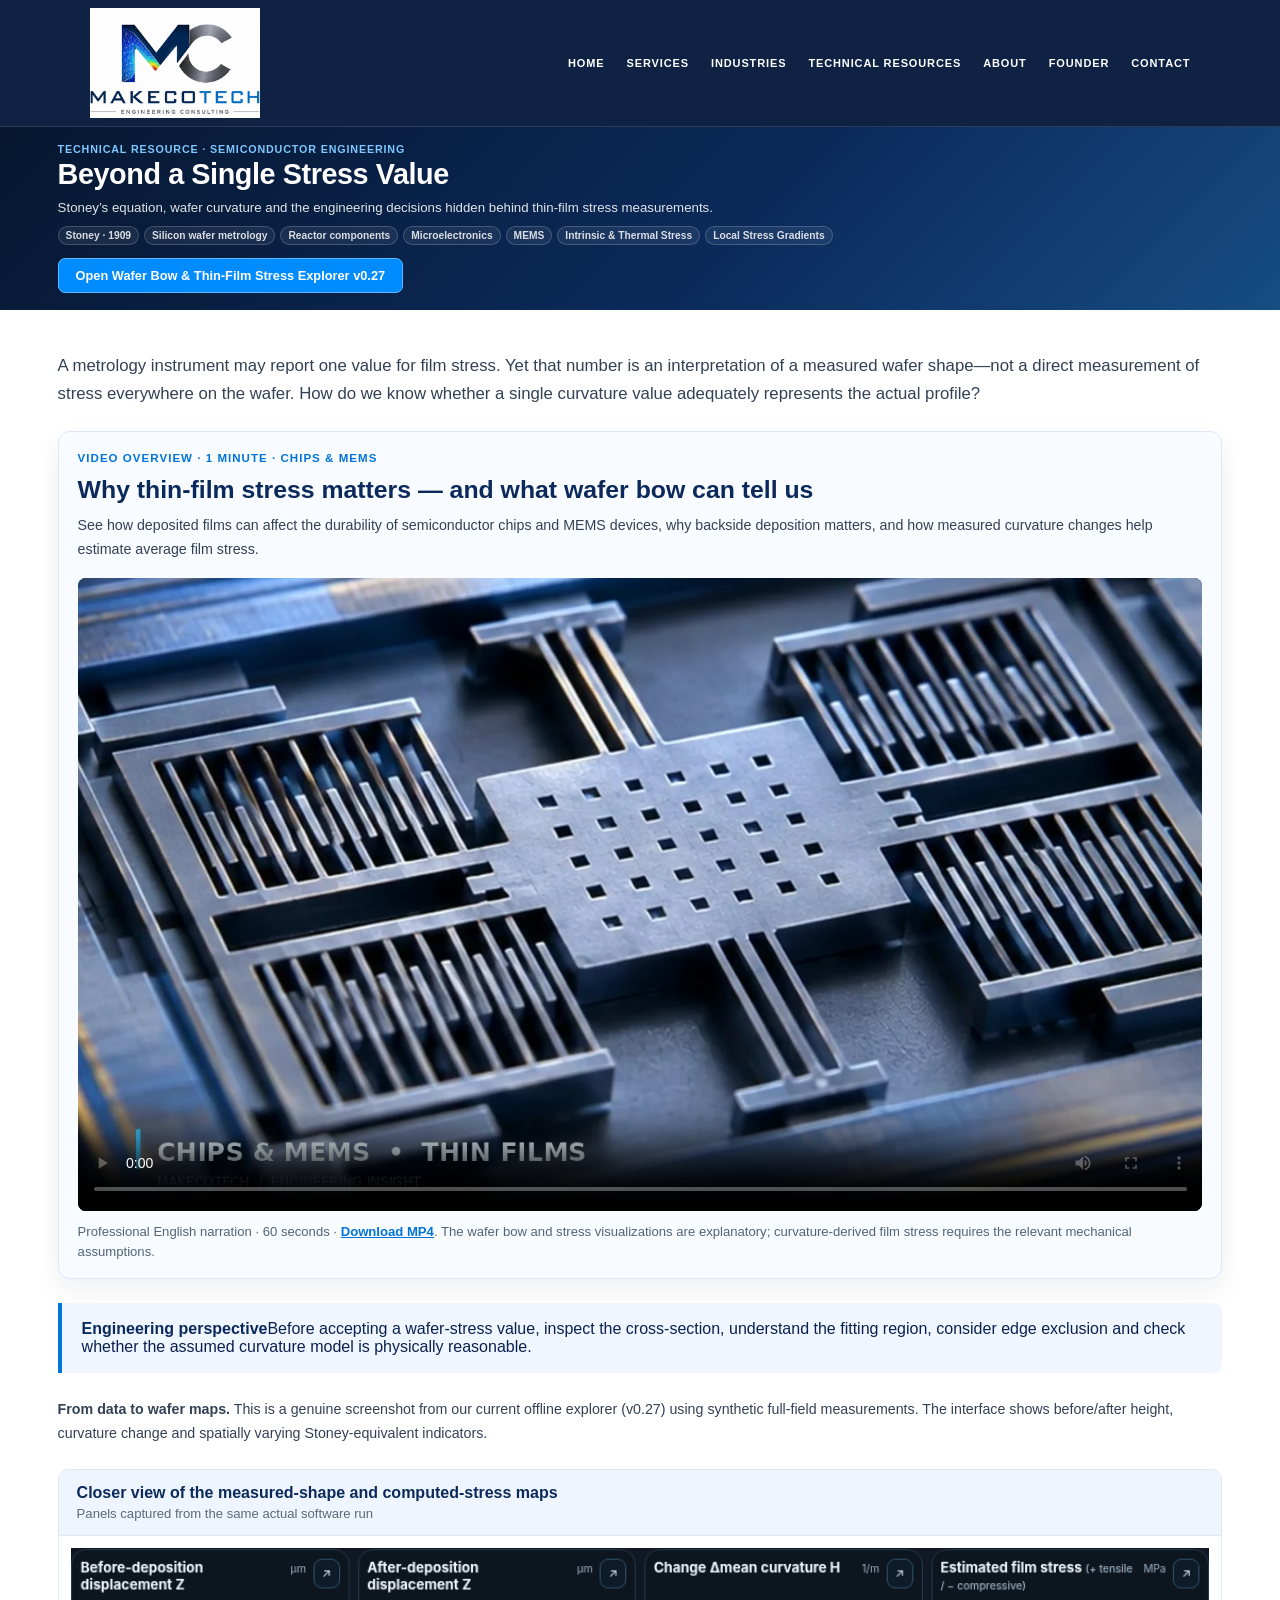
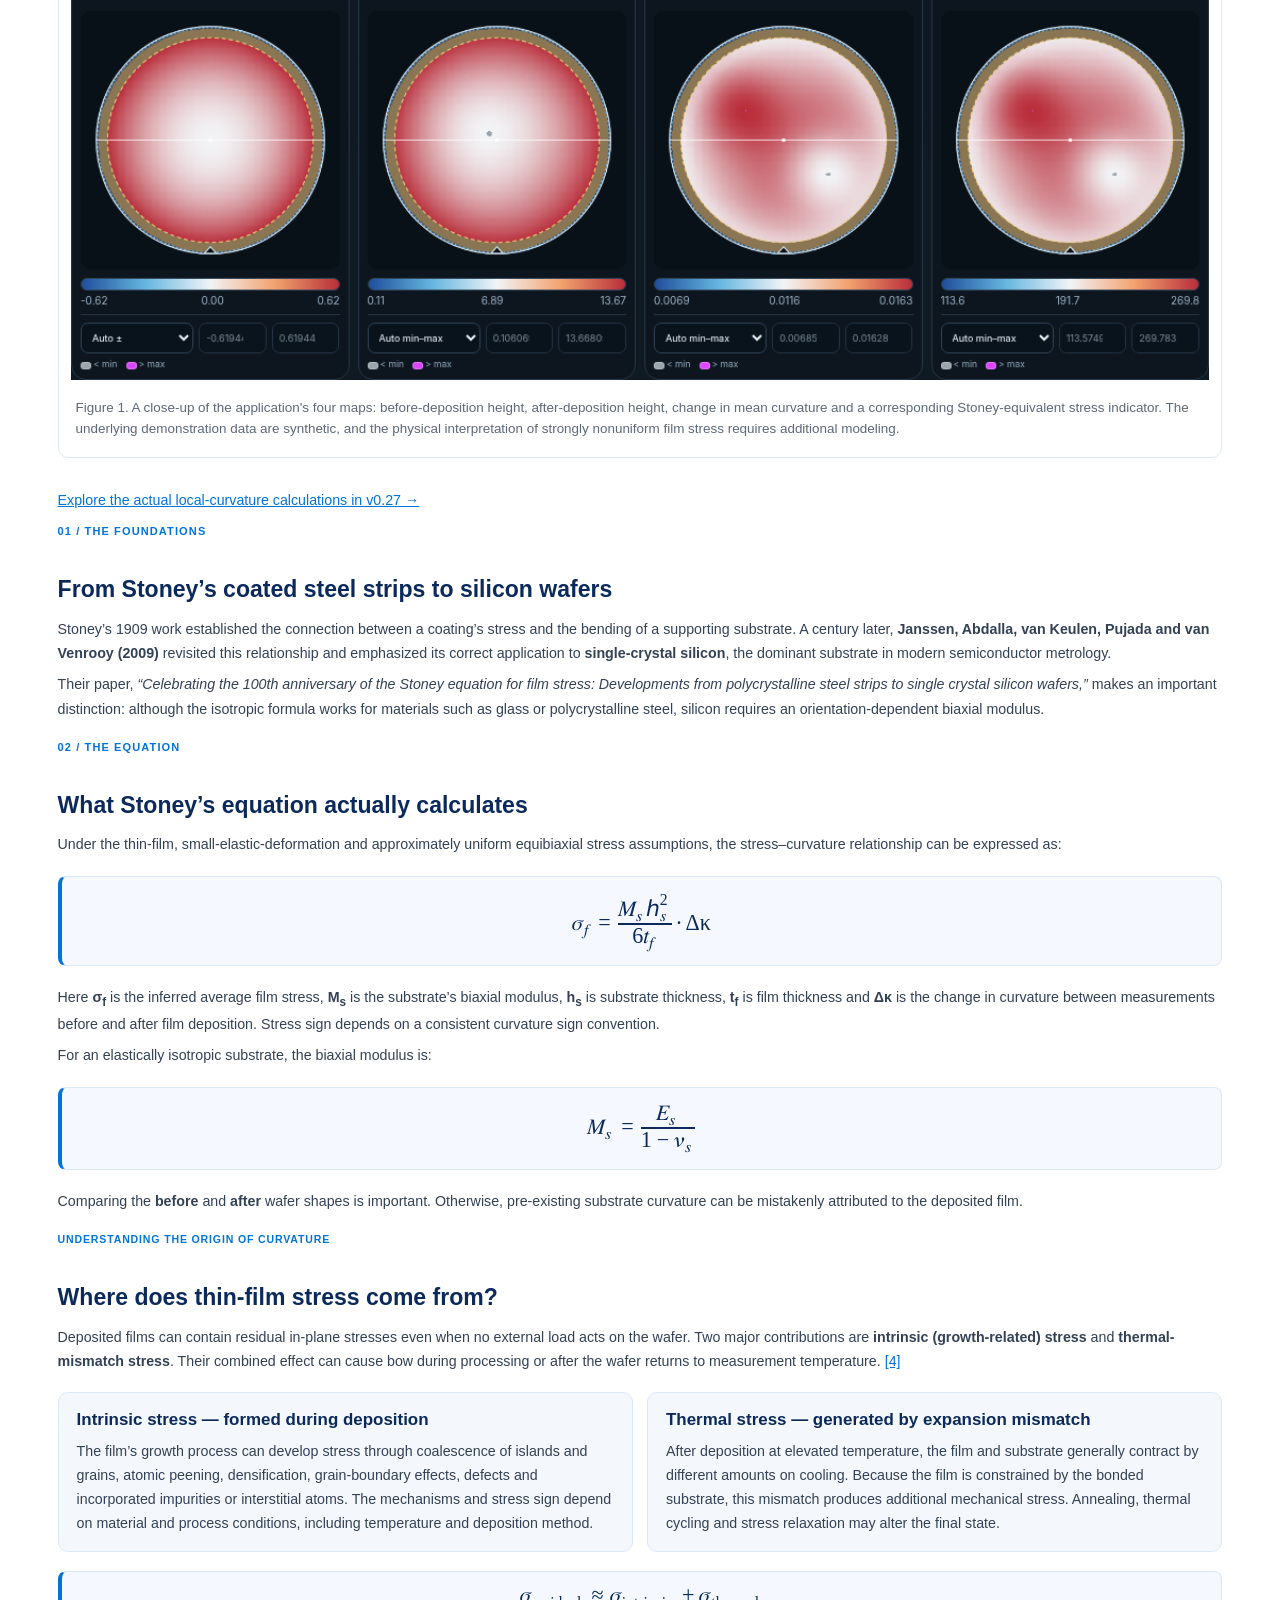
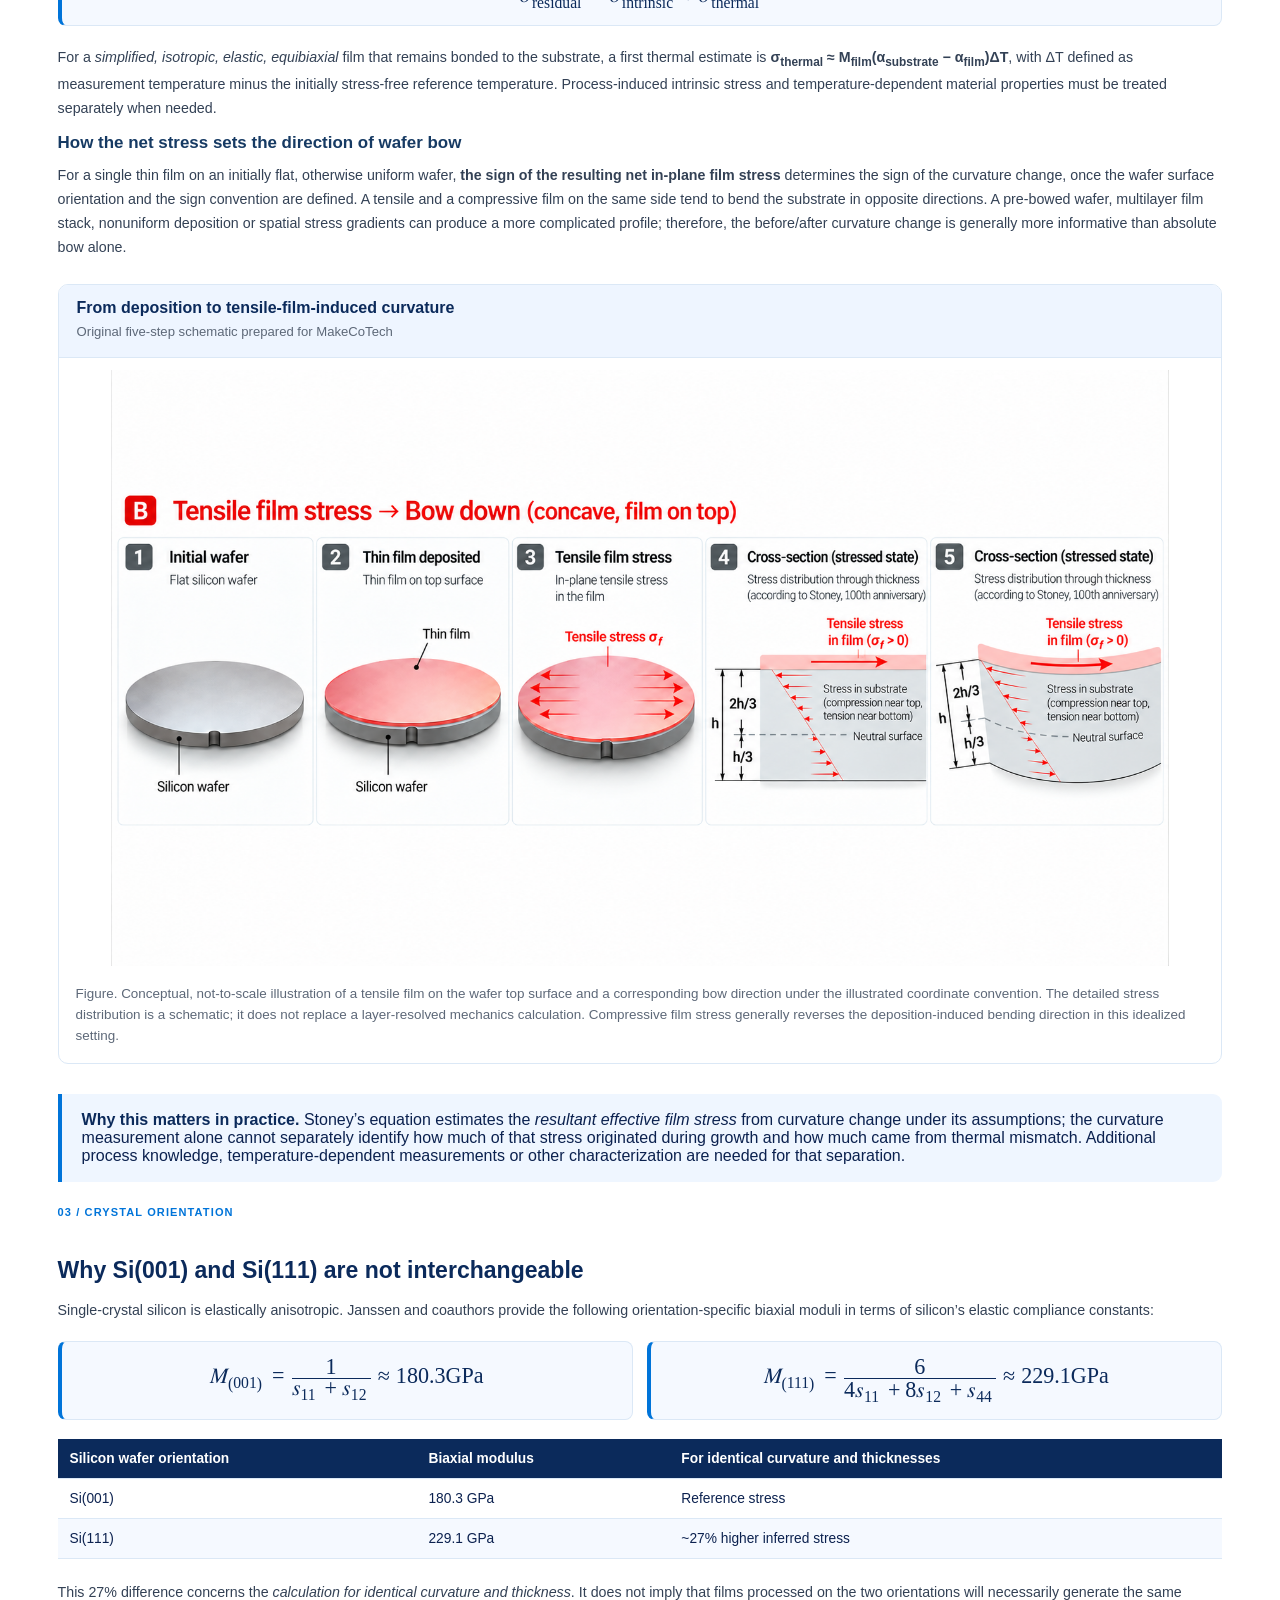
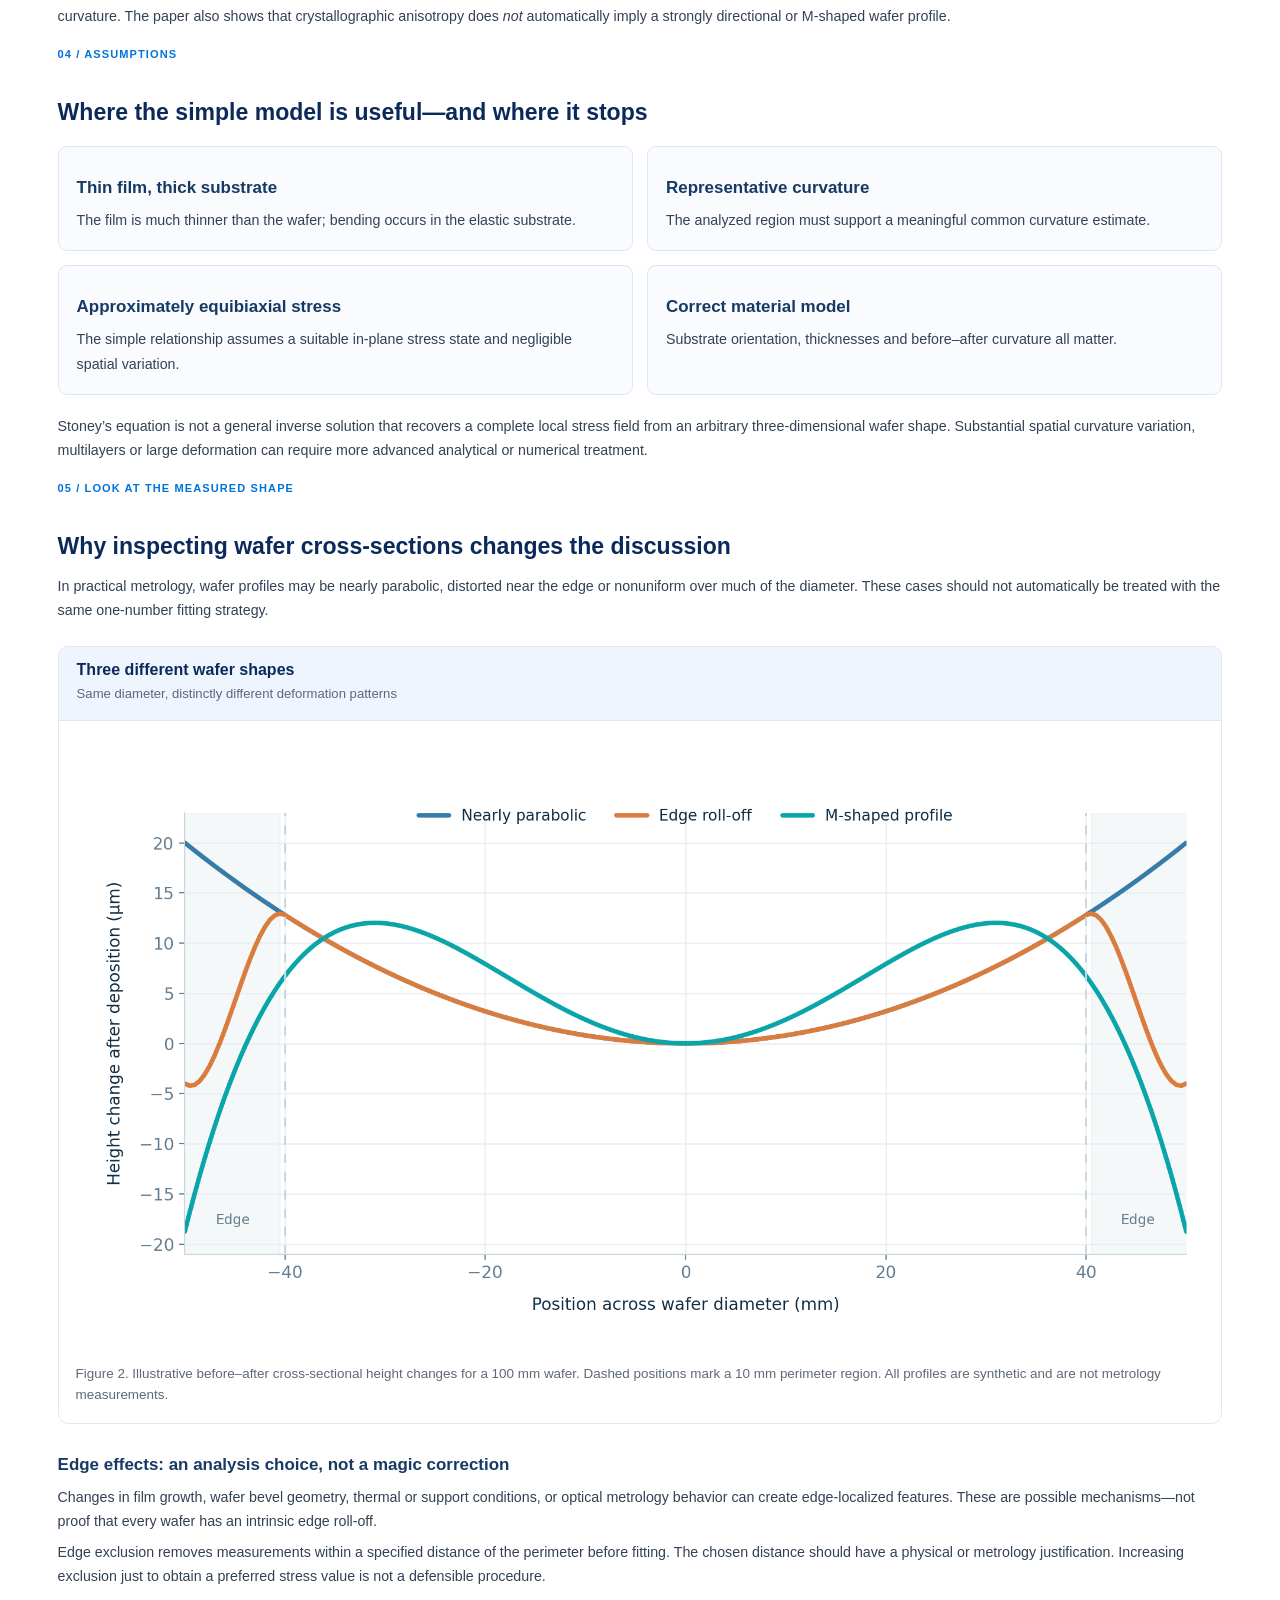
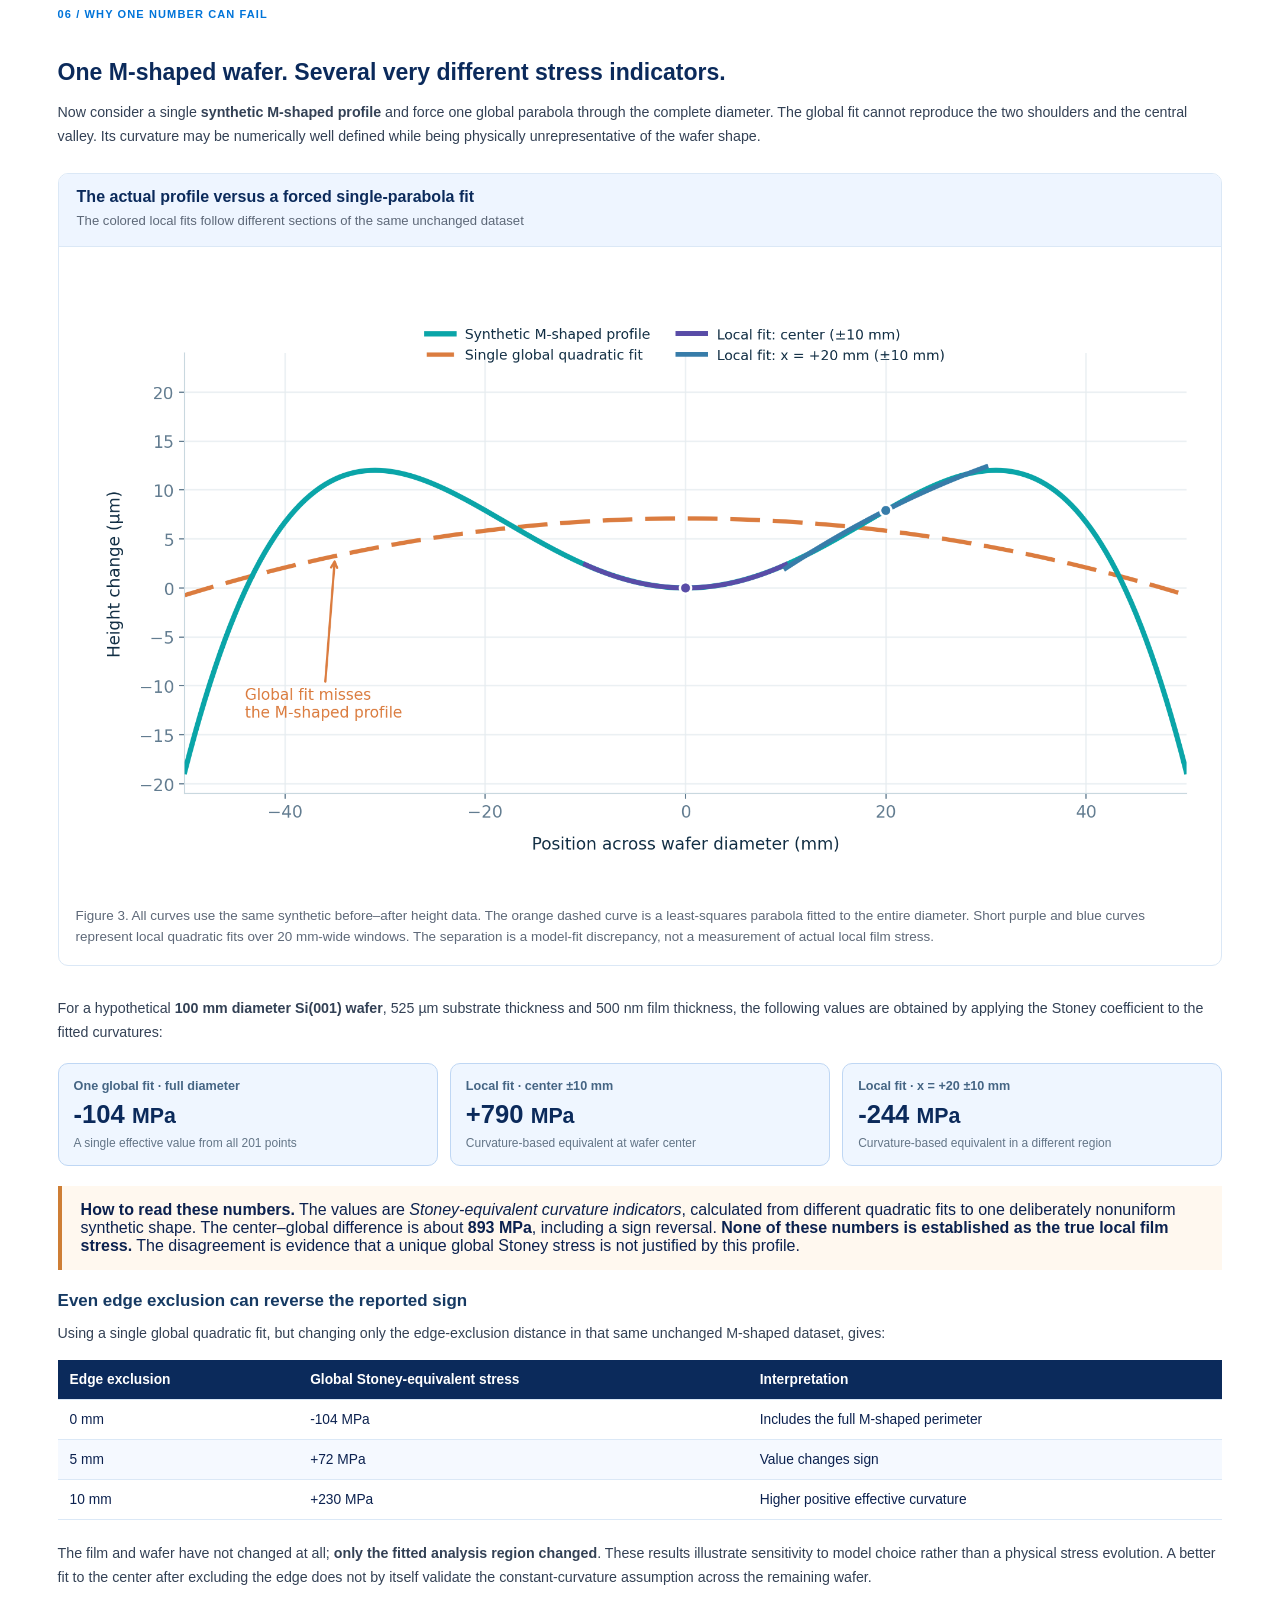
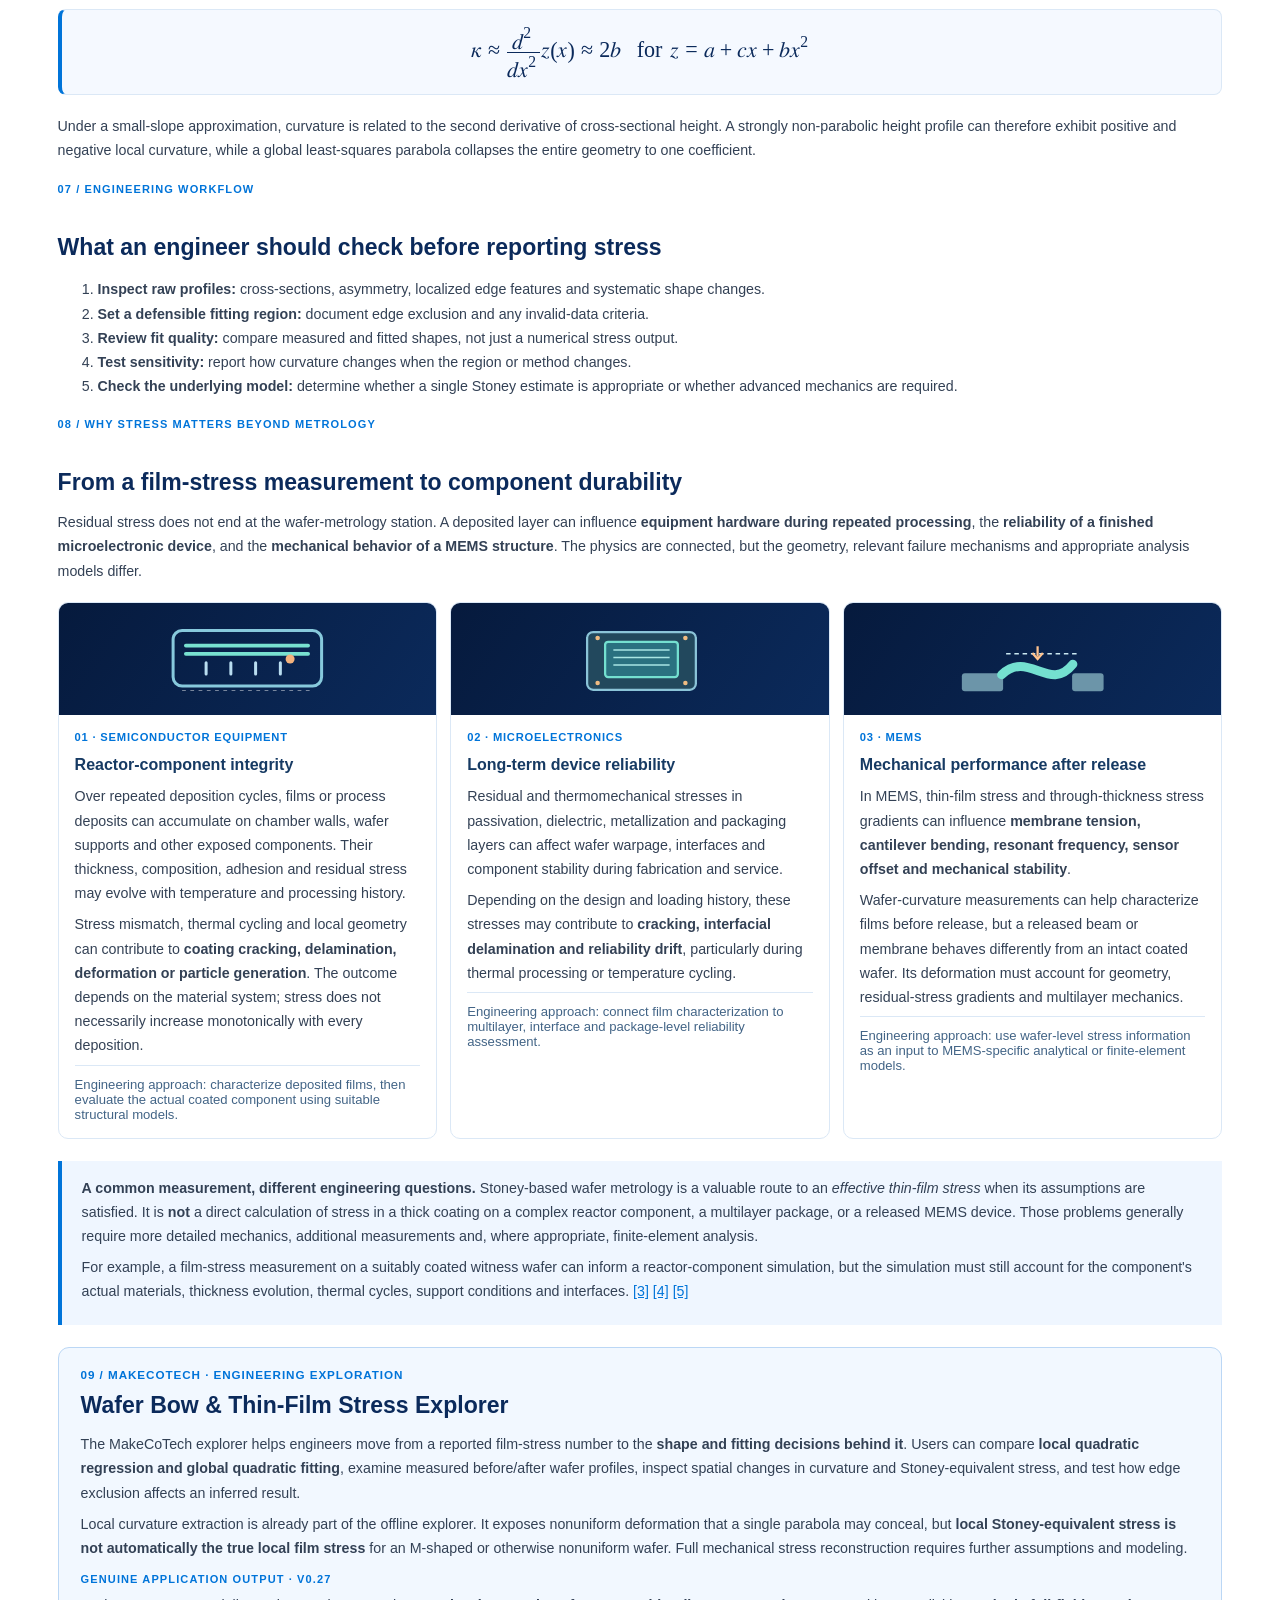
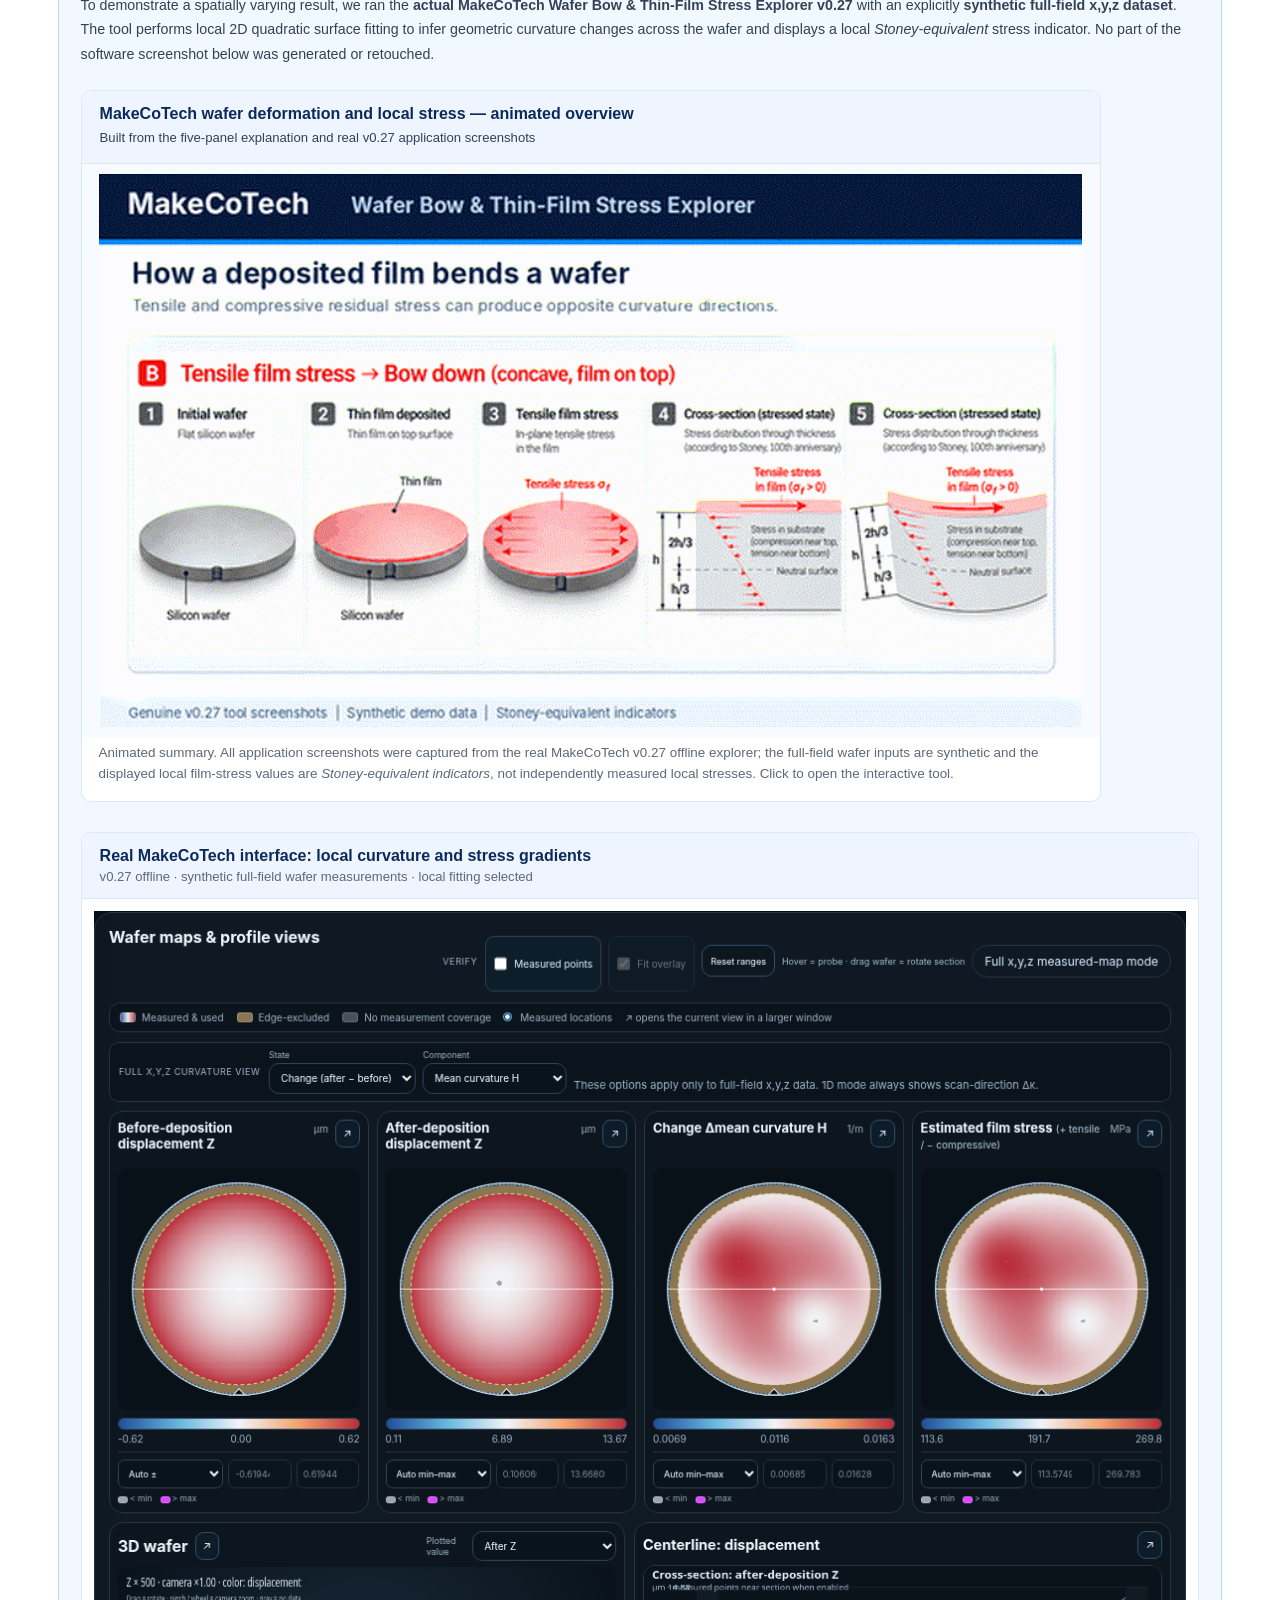
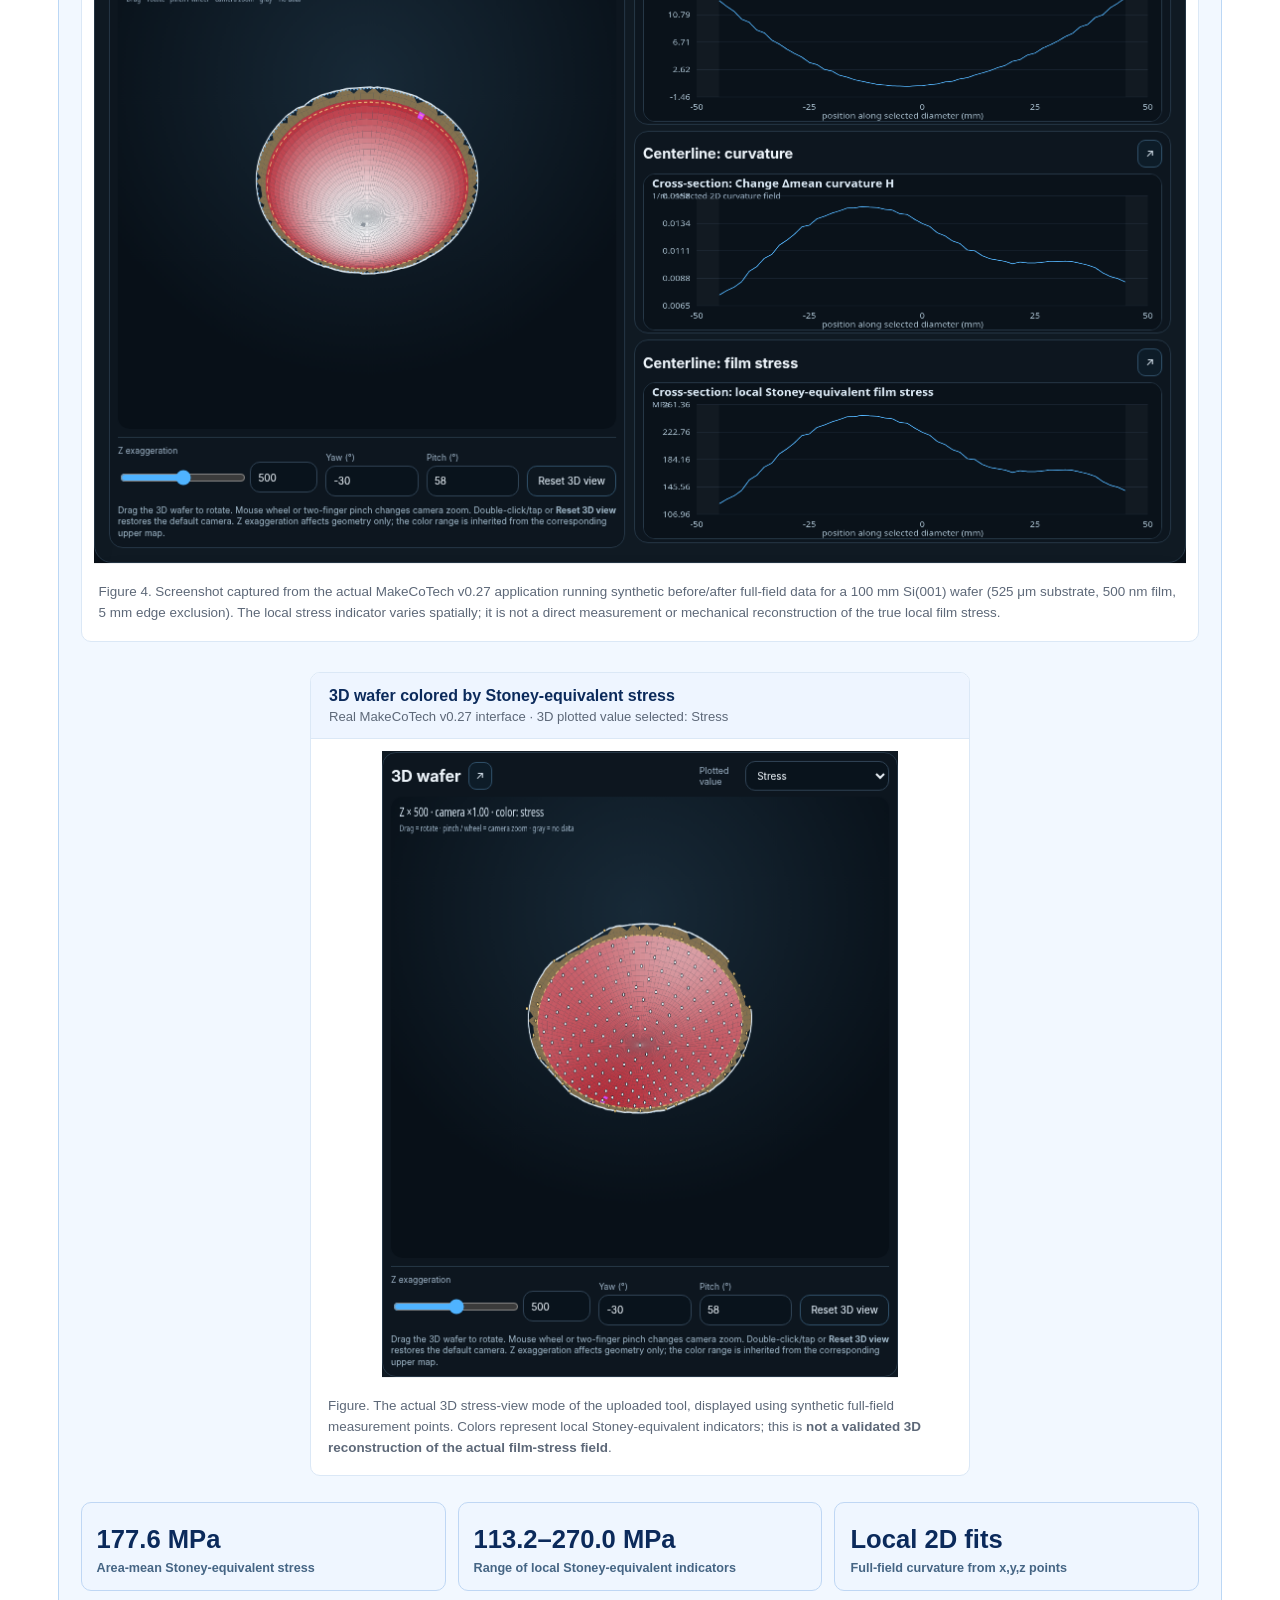
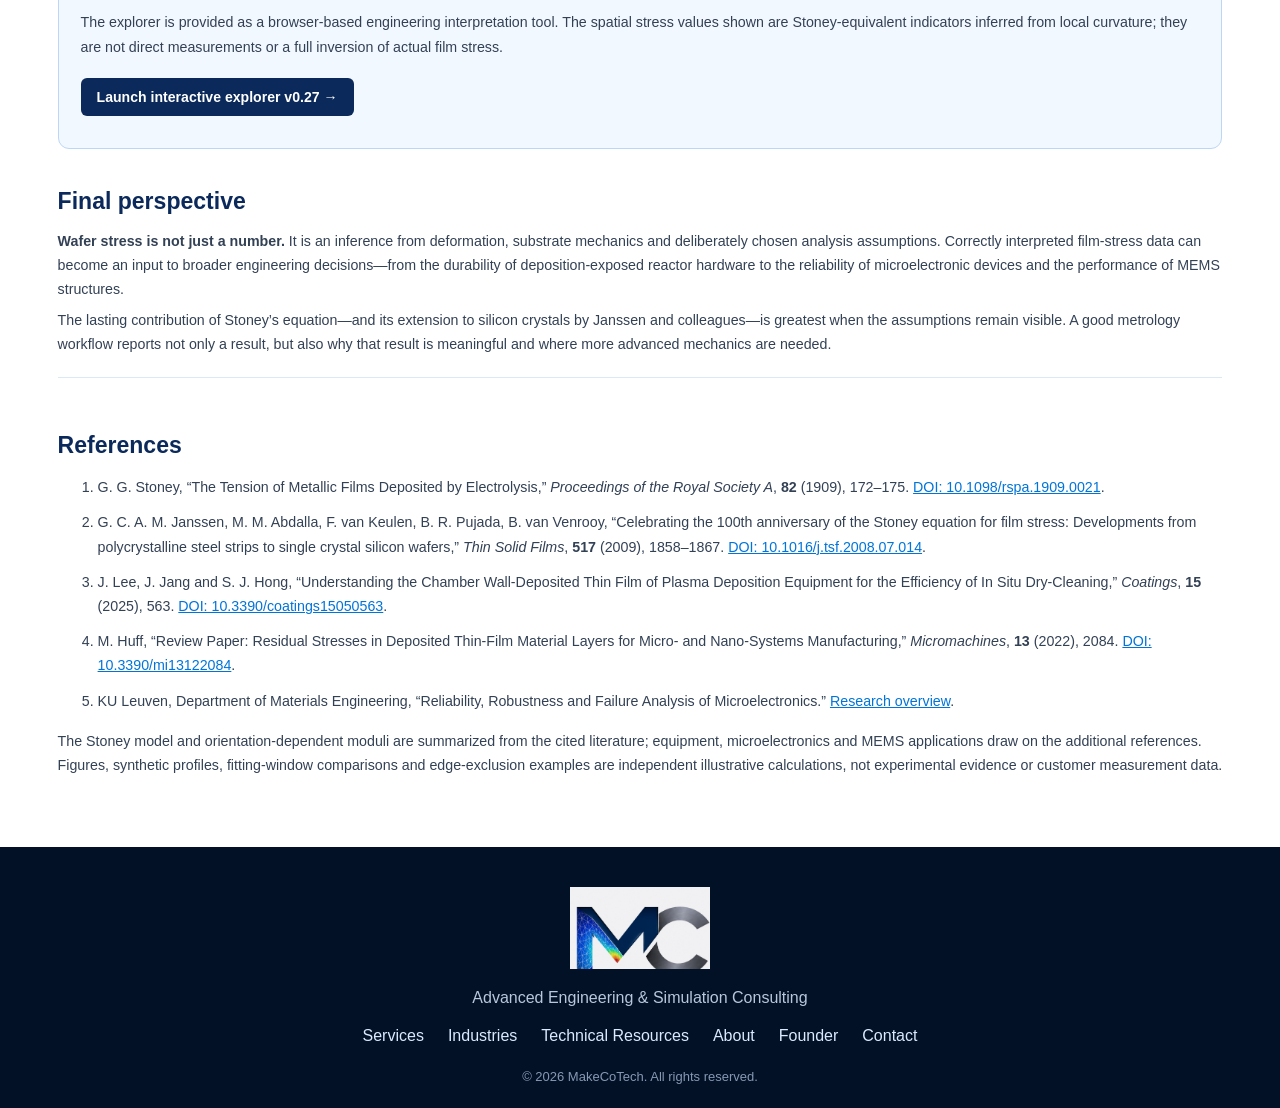
<file: stoney-equation-wafer-curvature.html>
<!DOCTYPE html>
<html lang="en"><head><meta charset="utf-8"/><meta content="width=device-width,initial-scale=1" name="viewport"/><title>Stoney’s Equation, Wafer Curvature &amp; Thin-Film Stress | MakeCoTech</title><meta content="Engineering guide to Stoney’s equation and wafer metrology, with Si(001)/Si(111) moduli, local curvature fitting, edge exclusion, MEMS and reactor durability. Explore the MakeCoTech interactive tool." name="description"/><meta content="Beyond a Single Stress Value | MakeCoTech" property="og:title"/><meta content="From wafer metrology and Stoney’s equation to durable reactor components, microelectronics and MEMS: why a single stress value may not tell the whole story." property="og:description"/><link href="style.css" rel="stylesheet"/><link href="https://www.makecotech.com/stoney-equation-wafer-curvature.html" rel="canonical"/><link href="assets/css/wafer-stoney-article.css" rel="stylesheet"/>
<style>
/* Wafer video only; isolated from the MakeCoTech homepage and existing articles. */
.wafer-article-page .wafer-video-feature{max-width:1020px;margin:28px 0 34px;padding:0 0 15px;border:1px solid #dbe8f6;border-radius:12px;background:#f8fbff;overflow:hidden;box-shadow:0 10px 26px rgba(6,26,61,.07)}
.wafer-article-page .wafer-video-copy{padding:17px 19px 11px}
.wafer-article-page .wafer-video-copy .wafer-video-eyebrow{font-size:.72rem;letter-spacing:.09em;color:#0074d9;text-transform:uppercase;font-weight:800;margin:0 0 7px}
.wafer-article-page .wafer-video-copy h2{font-size:clamp(1.2rem,2vw,1.55rem);margin:0 0 8px;color:#0b2a5b}
.wafer-article-page .wafer-video-copy p{margin:0 0 6px;color:#334155;line-height:1.65}
.wafer-article-page .wafer-video-player{display:block;width:calc(100% - 38px);height:auto;aspect-ratio:16/9;margin:0 19px;border:0;border-radius:8px;background:#061a3d;object-fit:contain}
.wafer-article-page .wafer-video-foot{padding:11px 19px 0;font-size:.82rem;color:#526477;line-height:1.55}
.wafer-article-page .wafer-video-foot a{font-weight:700}
@media(max-width:620px){.wafer-article-page .wafer-video-copy{padding:15px 12px 10px}.wafer-article-page .wafer-video-player{width:calc(100% - 24px);margin:0 12px}.wafer-article-page .wafer-video-foot{padding:10px 12px 0}}
</style></head><body class="article-page wafer-article-page"><header class="site-header">
<a aria-label="MakeCoTech home" class="brand" href="index.html"><img alt="MakeCoTech logo" src="makecotech_logo.png"/></a>
<button aria-controls="site-nav" aria-expanded="false" aria-label="Open navigation menu" class="menu-toggle" type="button">☰</button>
<nav aria-label="Main navigation" class="nav" id="site-nav">
<a href="index.html#home">Home</a>
<a href="index.html#services">Services</a>
<a href="index.html#industries">Industries</a>
<a href="index.html#resources">Technical Resources</a>
<a href="index.html#about">About</a>
<a href="index.html#founder">Founder</a>
<a href="index.html#contact">Contact</a>
</nav>
</header>
<main><section class="article-hero"><div class="article-container"><p class="eyebrow">Technical Resource · Semiconductor Engineering</p><h1>Beyond a Single Stress Value</h1><p class="lead">Stoney’s equation, wafer curvature and the engineering decisions hidden behind thin-film stress measurements.</p><div class="article-meta"><span class="article-tag">Stoney · 1909</span><span class="article-tag">Silicon wafer metrology</span><span class="article-tag">Reactor components</span><span class="article-tag">Microelectronics</span><span class="article-tag">MEMS</span><span class="article-tag">Intrinsic &amp; Thermal Stress</span><span class="article-tag">Local Stress Gradients</span></div><div class="wafer-actions"><a class="wafer-button wafer-primary" href="MakeCoTech_Wafer_Bow_Stress_Explorer_v0.27.html">Open Wafer Bow &amp; Thin-Film Stress Explorer v0.27</a></div></div></section><div class="article-body"><article class="wafer-content">
<p class="lead">A metrology instrument may report one value for film stress. Yet that number is an interpretation of a measured wafer shape—not a direct measurement of stress everywhere on the wafer. How do we know whether a single curvature value adequately represents the actual profile?</p>
<section class="wafer-video-feature" id="film-stress-video" aria-labelledby="film-stress-video-title">
  <div class="wafer-video-copy">
    <p class="wafer-video-eyebrow">Video overview · 1 minute · Chips &amp; MEMS</p>
    <h2 id="film-stress-video-title">Why thin-film stress matters — and what wafer bow can tell us</h2>
    <p>See how deposited films can affect the durability of semiconductor chips and MEMS devices, why backside deposition matters, and how measured curvature changes help estimate average film stress.</p>
  </div>
  <video class="wafer-video-player" controls playsinline preload="metadata" poster="assets/video/MakeCoTech-ThinFilm-Stress-MEMS-Wafer-Bow-poster.webp" width="1280" height="720" aria-label="MakeCoTech engineering explainer video about residual thin-film stress, MEMS reliability, backside etching, wafer bow and curvature measurement">
    <source src="assets/video/MakeCoTech-ThinFilm-Stress-MEMS-Wafer-Bow.mp4" type="video/mp4"/>
    Your browser does not support HTML5 video. <a href="assets/video/MakeCoTech-ThinFilm-Stress-MEMS-Wafer-Bow.mp4">Watch or download the MP4</a>.
  </video>
  <div class="wafer-video-foot">Professional English narration · 60 seconds · <a href="assets/video/MakeCoTech-ThinFilm-Stress-MEMS-Wafer-Bow.mp4" download>Download MP4</a>. The wafer bow and stress visualizations are explanatory; curvature-derived film stress requires the relevant mechanical assumptions.</div>
</section>

<div class="keynote"><strong>Engineering perspective</strong>Before accepting a wafer-stress value, inspect the cross-section, understand the fitting region, consider edge exclusion and check whether the assumed curvature model is physically reasonable.</div><p class="mct-figure-context"><strong>From data to wafer maps.</strong> This is a genuine screenshot from our current offline explorer (v0.27) using synthetic full-field measurements. The interface shows before/after height, curvature change and spatially varying Stoney-equivalent indicators.</p><figure class="mct-app-shot"><div class="app-shot-intro"><strong>Closer view of the measured-shape and computed-stress maps</strong><span>Panels captured from the same actual software run</span></div><img alt="Close-up from the real MakeCoTech v0.27 application showing before/after wafer surface, mean-curvature change and the synthetic local Stoney-equivalent stress gradient" decoding="async" height="406" loading="eager" src="assets/wafer-bow/MakeCoTech_ActualTool_Stress_Maps_v027.png" width="1070"/><figcaption>Figure 1. A close-up of the application's four maps: before-deposition height, after-deposition height, change in mean curvature and a corresponding Stoney-equivalent stress indicator. The underlying demonstration data are synthetic, and the physical interpretation of strongly nonuniform film stress requires additional modeling.</figcaption></figure><p class="figure-action"><a href="MakeCoTech_Wafer_Bow_Stress_Explorer_v0.27.html">Explore the actual local-curvature calculations in v0.27 →</a></p>
<section><div class="section-kicker">01 / The foundations</div><h2>From Stoney’s coated steel strips to silicon wafers</h2>
<p>Stoney’s 1909 work established the connection between a coating’s stress and the bending of a supporting substrate. A century later, <strong>Janssen, Abdalla, van Keulen, Pujada and van Venrooy (2009)</strong> revisited this relationship and emphasized its correct application to <strong>single-crystal silicon</strong>, the dominant substrate in modern semiconductor metrology.</p>
<p>Their paper, <em>“Celebrating the 100th anniversary of the Stoney equation for film stress: Developments from polycrystalline steel strips to single crystal silicon wafers,”</em> makes an important distinction: although the isotropic formula works for materials such as glass or polycrystalline steel, silicon requires an orientation-dependent biaxial modulus.</p>
</section>
<section><div class="section-kicker">02 / The equation</div><h2>What Stoney’s equation actually calculates</h2>
<p>Under the thin-film, small-elastic-deformation and approximately uniform equibiaxial stress assumptions, the stress–curvature relationship can be expressed as:</p>
<div class="equation"><math aria-label="Film stress equals substrate biaxial modulus times substrate thickness squared times curvature change divided by six times film thickness" display="block"><msub><mi>σ</mi><mi>f</mi></msub><mo>=</mo><mfrac><mrow><msub><mi>M</mi><mi>s</mi></msub><msubsup><mi>h</mi><mi>s</mi><mn>2</mn></msubsup></mrow><mrow><mn>6</mn><msub><mi>t</mi><mi>f</mi></msub></mrow></mfrac><mo>·</mo><mi>Δκ</mi></math></div>
<p>Here <strong>σ<sub>f</sub></strong> is the inferred average film stress, <strong>M<sub>s</sub></strong> is the substrate’s biaxial modulus, <strong>h<sub>s</sub></strong> is substrate thickness, <strong>t<sub>f</sub></strong> is film thickness and <strong>Δκ</strong> is the change in curvature between measurements before and after film deposition. Stress sign depends on a consistent curvature sign convention.</p>
<p>For an elastically isotropic substrate, the biaxial modulus is:</p><div class="equation"><math aria-label="Isotropic substrate biaxial modulus equals Young modulus divided by one minus Poisson ratio" display="block"><msub><mi>M</mi><mi>s</mi></msub><mo>=</mo><mfrac><msub><mi>E</mi><mi>s</mi></msub><mrow><mn>1</mn><mo>−</mo><msub><mi>ν</mi><mi>s</mi></msub></mrow></mfrac></math></div>
<p>Comparing the <strong>before</strong> and <strong>after</strong> wafer shapes is important. Otherwise, pre-existing substrate curvature can be mistakenly attributed to the deposited film.</p>
</section><section class="film-stress-origins" id="origins-of-film-stress">
<span class="article-section-label">Understanding the origin of curvature</span>
<h2>Where does thin-film stress come from?</h2>
<p>Deposited films can contain residual in-plane stresses even when no external load acts on the wafer. Two major contributions are <strong>intrinsic (growth-related) stress</strong> and <strong>thermal-mismatch stress</strong>. Their combined effect can cause bow during processing or after the wafer returns to measurement temperature. <a class="reference-anchor" href="#reference-4">[4]</a></p>
<div class="wafer-stress-source-grid">
<div class="wafer-stress-source">
<h3>Intrinsic stress — formed during deposition</h3>
<p>The film’s growth process can develop stress through coalescence of islands and grains, atomic peening, densification, grain-boundary effects, defects and incorporated impurities or interstitial atoms. The mechanisms and stress sign depend on material and process conditions, including temperature and deposition method.</p>
</div>
<div class="wafer-stress-source">
<h3>Thermal stress — generated by expansion mismatch</h3>
<p>After deposition at elevated temperature, the film and substrate generally contract by different amounts on cooling. Because the film is constrained by the bonded substrate, this mismatch produces additional mechanical stress. Annealing, thermal cycling and stress relaxation may alter the final state.</p>
</div>
</div>
<div aria-label="Residual film stress is the sum of intrinsic and thermal contributions under a simplified decomposition" class="equation">
<math display="block"><msub><mi>σ</mi><mtext>residual</mtext></msub><mo>≈</mo><msub><mi>σ</mi><mtext>intrinsic</mtext></msub><mo>+</mo><msub><mi>σ</mi><mtext>thermal</mtext></msub></math>
</div>
<p>For a <em>simplified, isotropic, elastic, equibiaxial</em> film that remains bonded to the substrate, a first thermal estimate is <strong>σ<sub>thermal</sub> ≈ M<sub>film</sub>(α<sub>substrate</sub> − α<sub>film</sub>)ΔT</strong>, with ΔT defined as measurement temperature minus the initially stress-free reference temperature. Process-induced intrinsic stress and temperature-dependent material properties must be treated separately when needed.</p>
<h3>How the net stress sets the direction of wafer bow</h3>
<p>For a single thin film on an initially flat, otherwise uniform wafer, <strong>the sign of the resulting net in-plane film stress</strong> determines the sign of the curvature change, once the wafer surface orientation and the sign convention are defined. A tensile and a compressive film on the same side tend to bend the substrate in opposite directions. A pre-bowed wafer, multilayer film stack, nonuniform deposition or spatial stress gradients can produce a more complicated profile; therefore, the before/after curvature change is generally more informative than absolute bow alone.</p>
<figure class="mct-figure wafer-five-panel">
<div class="figure-head"><strong>From deposition to tensile-film-induced curvature</strong><p>Original five-step schematic prepared for MakeCoTech</p></div>
<img alt="Five-step illustrative schematic showing a flat silicon wafer, deposited film, tensile film stress, substrate stress distribution and bent wafer cross-section" height="941" loading="lazy" src="assets/wafer-bow/wafer-tensile-stress-five-panel.png" width="1672"/>
<figcaption>Figure. Conceptual, not-to-scale illustration of a tensile film on the wafer top surface and a corresponding bow direction under the illustrated coordinate convention. The detailed stress distribution is a schematic; it does not replace a layer-resolved mechanics calculation. Compressive film stress generally reverses the deposition-induced bending direction in this idealized setting.</figcaption>
</figure>
<div class="keynote"><strong>Why this matters in practice.</strong> Stoney’s equation estimates the <em>resultant effective film stress</em> from curvature change under its assumptions; the curvature measurement alone cannot separately identify how much of that stress originated during growth and how much came from thermal mismatch. Additional process knowledge, temperature-dependent measurements or other characterization are needed for that separation.</div>
</section>
<section><div class="section-kicker">03 / Crystal orientation</div><h2>Why Si(001) and Si(111) are not interchangeable</h2>
<p>Single-crystal silicon is elastically anisotropic. Janssen and coauthors provide the following orientation-specific biaxial moduli in terms of silicon’s elastic compliance constants:</p>
<div class="math-grid"><div class="equation"><math aria-label="Silicon 001 biaxial modulus" display="block"><msub><mi>M</mi><mrow><mo>(</mo><mn>001</mn><mo>)</mo></mrow></msub><mo>=</mo><mfrac><mn>1</mn><mrow><msub><mi>s</mi><mn>11</mn></msub><mo>+</mo><msub><mi>s</mi><mn>12</mn></msub></mrow></mfrac><mo>≈</mo><mn>180.3</mn><mtext> GPa</mtext></math></div><div class="equation"><math aria-label="Silicon 111 biaxial modulus" display="block"><msub><mi>M</mi><mrow><mo>(</mo><mn>111</mn><mo>)</mo></mrow></msub><mo>=</mo><mfrac><mn>6</mn><mrow><mn>4</mn><msub><mi>s</mi><mn>11</mn></msub><mo>+</mo><mn>8</mn><msub><mi>s</mi><mn>12</mn></msub><mo>+</mo><msub><mi>s</mi><mn>44</mn></msub></mrow></mfrac><mo>≈</mo><mn>229.1</mn><mtext> GPa</mtext></math></div></div>
<div class="mct-table-wrap"><table class="mct-table"><thead><tr><th>Silicon wafer orientation</th><th>Biaxial modulus</th><th>For identical curvature and thicknesses</th></tr></thead><tbody><tr><td>Si(001)</td><td>180.3 GPa</td><td>Reference stress</td></tr><tr><td>Si(111)</td><td>229.1 GPa</td><td>~27% higher inferred stress</td></tr></tbody></table></div>
<p>This 27% difference concerns the <em>calculation for identical curvature and thickness</em>. It does not imply that films processed on the two orientations will necessarily generate the same curvature. The paper also shows that crystallographic anisotropy does <em>not</em> automatically imply a strongly directional or M-shaped wafer profile.</p>
</section>
<section><div class="section-kicker">04 / Assumptions</div><h2>Where the simple model is useful—and where it stops</h2>
<div class="twocol"><div class="fact-card"><h3>Thin film, thick substrate</h3><p>The film is much thinner than the wafer; bending occurs in the elastic substrate.</p></div><div class="fact-card"><h3>Representative curvature</h3><p>The analyzed region must support a meaningful common curvature estimate.</p></div><div class="fact-card"><h3>Approximately equibiaxial stress</h3><p>The simple relationship assumes a suitable in-plane stress state and negligible spatial variation.</p></div><div class="fact-card"><h3>Correct material model</h3><p>Substrate orientation, thicknesses and before–after curvature all matter.</p></div></div>
<p>Stoney’s equation is not a general inverse solution that recovers a complete local stress field from an arbitrary three-dimensional wafer shape. Substantial spatial curvature variation, multilayers or large deformation can require more advanced analytical or numerical treatment.</p>
</section>
<section><div class="section-kicker">05 / Look at the measured shape</div><h2>Why inspecting wafer cross-sections changes the discussion</h2>
<p>In practical metrology, wafer profiles may be nearly parabolic, distorted near the edge or nonuniform over much of the diameter. These cases should not automatically be treated with the same one-number fitting strategy.</p>
<figure class="mct-figure"><div class="figure-head"><strong>Three different wafer shapes</strong><p>Same diameter, distinctly different deformation patterns</p></div><img alt="Three synthetic wafer profiles: nearly parabolic, edge roll-off, and M-shaped profile" decoding="async" height="1036" loading="lazy" src="assets/wafer-bow/figure-1-three-wafer-profiles.png" width="1924"/><figcaption>Figure 2. Illustrative before–after cross-sectional height changes for a 100 mm wafer. Dashed positions mark a 10 mm perimeter region. All profiles are synthetic and are not metrology measurements.</figcaption></figure>
<h3>Edge effects: an analysis choice, not a magic correction</h3><p>Changes in film growth, wafer bevel geometry, thermal or support conditions, or optical metrology behavior can create edge-localized features. These are possible mechanisms—not proof that every wafer has an intrinsic edge roll-off.</p>
<p>Edge exclusion removes measurements within a specified distance of the perimeter before fitting. The chosen distance should have a physical or metrology justification. Increasing exclusion just to obtain a preferred stress value is not a defensible procedure.</p>
</section>
<section><div class="section-kicker">06 / Why one number can fail</div><h2>One M-shaped wafer. Several very different stress indicators.</h2>
<p>Now consider a single <strong>synthetic M-shaped profile</strong> and force one global parabola through the complete diameter. The global fit cannot reproduce the two shoulders and the central valley. Its curvature may be numerically well defined while being physically unrepresentative of the wafer shape.</p>
<figure class="mct-figure"><div class="figure-head"><strong>The actual profile versus a forced single-parabola fit</strong><p>The colored local fits follow different sections of the same unchanged dataset</p></div><img alt="Synthetic M-shaped wafer height curve compared against one global quadratic fit and two local quadratic fits" decoding="async" height="1063" loading="lazy" src="assets/wafer-bow/figure-2-m-profile-versus-global-fit.png" width="1924"/><figcaption>Figure 3. All curves use the same synthetic before–after height data. The orange dashed curve is a least-squares parabola fitted to the entire diameter. Short purple and blue curves represent local quadratic fits over 20 mm-wide windows. The separation is a model-fit discrepancy, not a measurement of actual local film stress.</figcaption></figure>
<p>For a hypothetical <strong>100 mm diameter Si(001) wafer</strong>, 525 µm substrate thickness and 500 nm film thickness, the following values are obtained by applying the Stoney coefficient to the fitted curvatures:</p>
<div class="metrics"><div class="metric global"><div class="label">One global fit · full diameter</div><div class="value">-104 <small>MPa</small></div><div class="context">A single effective value from all 201 points</div></div><div class="metric central"><div class="label">Local fit · center ±10 mm</div><div class="value">+790 <small>MPa</small></div><div class="context">Curvature-based equivalent at wafer center</div></div><div class="metric side"><div class="label">Local fit · x = +20 ±10 mm</div><div class="value">-244 <small>MPa</small></div><div class="context">Curvature-based equivalent in a different region</div></div></div>
<div class="caution"><strong>How to read these numbers.</strong> The values are <em>Stoney-equivalent curvature indicators</em>, calculated from different quadratic fits to one deliberately nonuniform synthetic shape. The center–global difference is about <strong>893 MPa</strong>, including a sign reversal. <strong>None of these numbers is established as the true local film stress.</strong> The disagreement is evidence that a unique global Stoney stress is not justified by this profile.</div>
<h3>Even edge exclusion can reverse the reported sign</h3>
<p>Using a single global quadratic fit, but changing only the edge-exclusion distance in that same unchanged M-shaped dataset, gives:</p>
<div class="mct-table-wrap"><table class="mct-table"><thead><tr><th>Edge exclusion</th><th>Global Stoney-equivalent stress</th><th>Interpretation</th></tr></thead><tbody><tr><td>0 mm</td><td>-104 MPa</td><td>Includes the full M-shaped perimeter</td></tr><tr><td>5 mm</td><td>+72 MPa</td><td>Value changes sign</td></tr><tr><td>10 mm</td><td>+230 MPa</td><td>Higher positive effective curvature</td></tr></tbody></table></div>
<p>The film and wafer have not changed at all; <strong>only the fitted analysis region changed</strong>. These results illustrate sensitivity to model choice rather than a physical stress evolution. A better fit to the center after excluding the edge does not by itself validate the constant-curvature assumption across the remaining wafer.</p>
<div class="equation"><math aria-label="Approximate curvature from second derivative of wafer height" display="block"><mi>κ</mi><mo>≈</mo><mfrac><msup><mi>d</mi><mn>2</mn></msup><mrow><mi>d</mi><msup><mi>x</mi><mn>2</mn></msup></mrow></mfrac><mi>z</mi><mo>(</mo><mi>x</mi><mo>)</mo><mo>≈</mo><mn>2</mn><mi>b</mi><mspace width="0.7em"></mspace><mtext>for</mtext><mspace width="0.35em"></mspace><mi>z</mi><mo>=</mo><mi>a</mi><mo>+</mo><mi>c</mi><mi>x</mi><mo>+</mo><mi>b</mi><msup><mi>x</mi><mn>2</mn></msup></math></div>
<p>Under a small-slope approximation, curvature is related to the second derivative of cross-sectional height. A strongly non-parabolic height profile can therefore exhibit positive and negative local curvature, while a global least-squares parabola collapses the entire geometry to one coefficient.</p>
</section>
<section><div class="section-kicker">07 / Engineering workflow</div><h2>What an engineer should check before reporting stress</h2>
<ol><li><strong>Inspect raw profiles:</strong> cross-sections, asymmetry, localized edge features and systematic shape changes.</li><li><strong>Set a defensible fitting region:</strong> document edge exclusion and any invalid-data criteria.</li><li><strong>Review fit quality:</strong> compare measured and fitted shapes, not just a numerical stress output.</li><li><strong>Test sensitivity:</strong> report how curvature changes when the region or method changes.</li><li><strong>Check the underlying model:</strong> determine whether a single Stoney estimate is appropriate or whether advanced mechanics are required.</li></ol>
</section>
<section id="applications"><div class="section-kicker">08 / Why stress matters beyond metrology</div><h2>From a film-stress measurement to component durability</h2>
<p class="application-intro">Residual stress does not end at the wafer-metrology station. A deposited layer can influence <strong>equipment hardware during repeated processing</strong>, the <strong>reliability of a finished microelectronic device</strong>, and the <strong>mechanical behavior of a MEMS structure</strong>. The physics are connected, but the geometry, relevant failure mechanisms and appropriate analysis models differ.</p>
<div class="application-grid">
<div class="application-card"><div aria-hidden="true" class="app-art"><svg viewbox="0 0 260 120" xmlns="http://www.w3.org/2000/svg"><rect fill="none" height="74" rx="12" stroke="#87c9dc" stroke-width="4" width="198" x="31" y="22"></rect><path d="M48 42H211M48 53H211" stroke="#78e1d0" stroke-linecap="round" stroke-width="5"></path><path d="M75 65v15M108 65v15M141 65v15M174 65v15" stroke="#b9ddf0" stroke-linecap="round" stroke-width="4"></path><path d="M43 102H217" opacity=".6" stroke="#ffffff" stroke-dasharray="5 6"></path><circle cx="187" cy="60" fill="#f4b27d" r="6"></circle></svg></div><div class="app-body"><div class="app-number">01 · Semiconductor equipment</div><h3>Reactor-component integrity</h3><p>Over repeated deposition cycles, films or process deposits can accumulate on chamber walls, wafer supports and other exposed components. Their thickness, composition, adhesion and residual stress may evolve with temperature and processing history.</p><p>Stress mismatch, thermal cycling and local geometry can contribute to <strong>coating cracking, delamination, deformation or particle generation</strong>. The outcome depends on the material system; stress does not necessarily increase monotonically with every deposition.</p><div class="app-focus">Engineering approach: characterize deposited films, then evaluate the actual coated component using suitable structural models.</div></div></div>
<div class="application-card"><div aria-hidden="true" class="app-art"><svg viewbox="0 0 260 120" xmlns="http://www.w3.org/2000/svg"><rect fill="#22485d" height="77" rx="8" stroke="#8bc4d8" stroke-width="3" width="145" x="59" y="24"></rect><rect fill="#2a7180" height="47" rx="4" stroke="#74e0d0" stroke-width="3" width="97" x="83" y="37"></rect><g stroke="#a8e5e3" stroke-width="2"><path d="M94 48H169M94 58H169M94 68H169"></path></g><g fill="#efbb82"><circle cx="73" cy="32" r="3"></circle><circle cx="190" cy="32" r="3"></circle><circle cx="73" cy="92" r="3"></circle><circle cx="190" cy="92" r="3"></circle></g></svg></div><div class="app-body"><div class="app-number">02 · Microelectronics</div><h3>Long-term device reliability</h3><p>Residual and thermomechanical stresses in passivation, dielectric, metallization and packaging layers can affect wafer warpage, interfaces and component stability during fabrication and service.</p><p>Depending on the design and loading history, these stresses may contribute to <strong>cracking, interfacial delamination and reliability drift</strong>, particularly during thermal processing or temperature cycling.</p><div class="app-focus">Engineering approach: connect film characterization to multilayer, interface and package-level reliability assessment.</div></div></div>
<div class="application-card"><div aria-hidden="true" class="app-art"><svg viewbox="0 0 260 120" xmlns="http://www.w3.org/2000/svg"><rect fill="#6c95a9" height="24" rx="4" width="55" x="36" y="79"></rect><rect fill="#6c95a9" height="24" rx="4" width="42" x="183" y="79"></rect><path d="M89 81C125 47 153 106 184 67" fill="none" stroke="#74e0d0" stroke-linecap="round" stroke-width="12"></path><path d="M95 53H192" stroke="#cae8f1" stroke-dasharray="6 5" stroke-width="2"></path><path d="M137 43V57" stroke="#ffc28e" stroke-width="3"></path><path d="M130 52l7 8 7-8" fill="none" stroke="#ffc28e" stroke-width="3"></path></svg></div><div class="app-body"><div class="app-number">03 · MEMS</div><h3>Mechanical performance after release</h3><p>In MEMS, thin-film stress and through-thickness stress gradients can influence <strong>membrane tension, cantilever bending, resonant frequency, sensor offset and mechanical stability</strong>.</p><p>Wafer-curvature measurements can help characterize films before release, but a released beam or membrane behaves differently from an intact coated wafer. Its deformation must account for geometry, residual-stress gradients and multilayer mechanics.</p><div class="app-focus">Engineering approach: use wafer-level stress information as an input to MEMS-specific analytical or finite-element models.</div></div></div>
</div>
<div class="application-conclusion"><p><strong>A common measurement, different engineering questions.</strong> Stoney-based wafer metrology is a valuable route to an <em>effective thin-film stress</em> when its assumptions are satisfied. It is <strong>not</strong> a direct calculation of stress in a thick coating on a complex reactor component, a multilayer package, or a released MEMS device. Those problems generally require more detailed mechanics, additional measurements and, where appropriate, finite-element analysis.</p><p>For example, a film-stress measurement on a suitably coated witness wafer can inform a reactor-component simulation, but the simulation must still account for the component's actual materials, thickness evolution, thermal cycles, support conditions and interfaces. <a class="reference-anchor" href="#reference-3">[3]</a> <a class="reference-anchor" href="#reference-4">[4]</a> <a class="reference-anchor" href="#reference-5">[5]</a></p></div>
</section>
<section class="tool-section"><div class="tool-tag">09 / MakeCoTech · Engineering exploration</div><h2>Wafer Bow &amp; Thin-Film Stress Explorer</h2><p>The MakeCoTech explorer helps engineers move from a reported film-stress number to the <strong>shape and fitting decisions behind it</strong>. Users can compare <strong>local quadratic regression and global quadratic fitting</strong>, examine measured before/after wafer profiles, inspect spatial changes in curvature and Stoney-equivalent stress, and test how edge exclusion affects an inferred result.</p><p>Local curvature extraction is already part of the offline explorer. It exposes nonuniform deformation that a single parabola may conceal, but <strong>local Stoney-equivalent stress is not automatically the true local film stress</strong> for an M-shaped or otherwise nonuniform wafer. Full mechanical stress reconstruction requires further assumptions and modeling.</p><div class="section-kicker">Genuine application output · v0.27</div>
<p>To demonstrate a spatially varying result, we ran the <strong>actual MakeCoTech Wafer Bow &amp; Thin-Film Stress Explorer v0.27</strong> with an explicitly <strong>synthetic full-field x,y,z dataset</strong>. The tool performs local 2D quadratic surface fitting to infer geometric curvature changes across the wafer and displays a local <em>Stoney-equivalent</em> stress indicator. No part of the software screenshot below was generated or retouched.</p>
<figure class="mct-figure wafer-tool-animation" id="wafer-tool-animation">
<div class="figure-head"><strong>MakeCoTech wafer deformation and local stress — animated overview</strong><p>Built from the five-panel explanation and real v0.27 application screenshots</p></div>
<a href="MakeCoTech_Wafer_Bow_Stress_Explorer_v0.27.html" title="Open the MakeCoTech Wafer Bow &amp; Thin-Film Stress Explorer v0.27">
<picture><source srcset="assets/wafer-bow/MakeCoTech-Wafer-Bow-Tool-Article.gif" type="image/gif"/>
<img alt="Looped sequence of a thin-film wafer bow illustration and genuine MakeCoTech v0.27 local curvature, 3D wafer, and film-stress views" height="540" loading="lazy" src="assets/wafer-bow/MakeCoTech-Wafer-Bow-Card-Poster.png" width="960"/></picture>
</a>
<figcaption>Animated summary. All application screenshots were captured from the real MakeCoTech v0.27 offline explorer; the full-field wafer inputs are synthetic and the displayed local film-stress values are <em>Stoney-equivalent indicators</em>, not independently measured local stresses. Click to open the interactive tool.</figcaption>
</figure><figure class="mct-app-shot"><div class="app-shot-intro"><strong>Real MakeCoTech interface: local curvature and stress gradients</strong><span>v0.27 offline · synthetic full-field wafer measurements · local fitting selected</span></div><img alt="Actual MakeCoTech Wafer Bow and Thin-Film Stress Explorer v0.27 screenshot: local wafer curvature map, Stoney-equivalent stress map, 3D wafer and centerline plots" decoding="async" height="1261" loading="lazy" src="assets/wafer-bow/MakeCoTech_ActualTool_Local_Stress_Gradient_v027.png" width="1100"/><figcaption>Figure 4. Screenshot captured from the actual MakeCoTech v0.27 application running synthetic before/after full-field data for a 100 mm Si(001) wafer (525 μm substrate, 500 nm film, 5 mm edge exclusion). The local stress indicator varies spatially; it is not a direct measurement or mechanical reconstruction of the true local film stress.</figcaption></figure><figure class="mct-app-shot" id="actual-3d-stress-screen"><div class="app-shot-intro"><strong>3D wafer colored by Stoney-equivalent stress</strong><span>Real MakeCoTech v0.27 interface · 3D plotted value selected: Stress</span></div><img alt="Real MakeCoTech v0.27 screenshot of the 3D wafer viewer with plotted value set to Stress, derived from synthetic wafer measurements" height="632" loading="lazy" src="assets/wafer-bow/MakeCoTech_ActualTool_3D_Stress_WithControls_v027.png" width="520"/><figcaption>Figure. The actual 3D stress-view mode of the uploaded tool, displayed using synthetic full-field measurement points. Colors represent local Stoney-equivalent indicators; this is <strong>not a validated 3D reconstruction of the actual film-stress field</strong>.</figcaption></figure>
<div aria-label="Synthetic demonstration results" class="mct-app-note"><div><div class="n">177.6 MPa</div><div class="k">Area-mean Stoney-equivalent stress</div></div><div><div class="n">113.2–270.0 MPa</div><div class="k">Range of local Stoney-equivalent indicators</div></div><div><div class="n">Local 2D fits</div><div class="k">Full-field curvature from x,y,z points</div></div></div>
<p>The explorer is provided as a browser-based engineering interpretation tool. The spatial stress values shown are Stoney-equivalent indicators inferred from local curvature; they are not direct measurements or a full inversion of actual film stress.</p><a class="mct-open-tool" href="MakeCoTech_Wafer_Bow_Stress_Explorer_v0.27.html">Launch interactive explorer v0.27  →</a></section>
<section><h2>Final perspective</h2><p><strong>Wafer stress is not just a number.</strong> It is an inference from deformation, substrate mechanics and deliberately chosen analysis assumptions. Correctly interpreted film-stress data can become an input to broader engineering decisions—from the durability of deposition-exposed reactor hardware to the reliability of microelectronic devices and the performance of MEMS structures.</p><p>The lasting contribution of Stoney’s equation—and its extension to silicon crystals by Janssen and colleagues—is greatest when the assumptions remain visible. A good metrology workflow reports not only a result, but also why that result is meaningful and where more advanced mechanics are needed.</p></section>
<section class="references"><h2>References</h2><ol><li id="reference-1">G. G. Stoney, “The Tension of Metallic Films Deposited by Electrolysis,” <em>Proceedings of the Royal Society A</em>, <strong>82</strong> (1909), 172–175. <a href="https://doi.org/10.1098/rspa.1909.0021">DOI: 10.1098/rspa.1909.0021</a>.</li><li id="reference-2">G. C. A. M. Janssen, M. M. Abdalla, F. van Keulen, B. R. Pujada, B. van Venrooy, “Celebrating the 100th anniversary of the Stoney equation for film stress: Developments from polycrystalline steel strips to single crystal silicon wafers,” <em>Thin Solid Films</em>, <strong>517</strong> (2009), 1858–1867. <a href="https://doi.org/10.1016/j.tsf.2008.07.014">DOI: 10.1016/j.tsf.2008.07.014</a>.</li>
<li id="reference-3">J. Lee, J. Jang and S. J. Hong, “Understanding the Chamber Wall-Deposited Thin Film of Plasma Deposition Equipment for the Efficiency of In Situ Dry-Cleaning,” <em>Coatings</em>, <strong>15</strong> (2025), 563. <a href="https://doi.org/10.3390/coatings15050563">DOI: 10.3390/coatings15050563</a>.</li>
<li id="reference-4">M. Huff, “Review Paper: Residual Stresses in Deposited Thin-Film Material Layers for Micro- and Nano-Systems Manufacturing,” <em>Micromachines</em>, <strong>13</strong> (2022), 2084. <a href="https://doi.org/10.3390/mi13122084">DOI: 10.3390/mi13122084</a>.</li>
<li id="reference-5">KU Leuven, Department of Materials Engineering, “Reliability, Robustness and Failure Analysis of Microelectronics.” <a href="https://www.mtm.kuleuven.be/english/research/scalint/mpndt/research/reliability-rrobustness-failure-analysis-microelectronics">Research overview</a>.</li></ol>
<p class="fineprint">The Stoney model and orientation-dependent moduli are summarized from the cited literature; equipment, microelectronics and MEMS applications draw on the additional references. Figures, synthetic profiles, fitting-window comparisons and edge-exclusion examples are independent illustrative calculations, not experimental evidence or customer measurement data.</p></section>
</article></div></main><footer class="footer">
<div class="footer-brand"><img alt="MakeCoTech MC icon" src="makecotech_mc_icon.png"/><p>Advanced Engineering &amp; Simulation Consulting</p></div>
<div class="footer-links">
<a href="index.html#services">Services</a>
<a href="index.html#industries">Industries</a>
<a href="index.html#resources">Technical Resources</a>
<a href="index.html#about">About</a>
<a href="index.html#founder">Founder</a>
<a href="index.html#contact">Contact</a>
</div>
<p class="copyright">© 2026 MakeCoTech. All rights reserved.</p>
</footer><script>(function(){const button=document.querySelector('.site-header .menu-toggle');const nav=document.querySelector('.site-header .nav');if(button && nav){button.addEventListener('click',()=>{const open=nav.classList.toggle('open');button.setAttribute('aria-expanded',String(open));});}})();</script></body></html>
</file>
<file: style.css>
:root {
  --navy: #061a3d;
  --navy-2: #092b63;
  --blue: #008cff;
  --cyan: #22c4ff;
  --silver: #7a8491;
  --light: #f4f8fc;
  --text: #0b214f;
  --muted: #5d6878;
  --border: #dbe8f6;
}

* { box-sizing: border-box; }
html { scroll-behavior: smooth; }
body {
  margin: 0;
  font-family: Arial, Helvetica, sans-serif;
  color: var(--text);
  background: #fff;
}

a { color: inherit; }

.site-header {
  position: sticky;
  top: 0;
  z-index: 10;
  display: flex;
  align-items: center;
  justify-content: space-between;
  padding: 14px 7%;
  background: rgba(6, 26, 61, 0.96);
  backdrop-filter: blur(8px);
  border-bottom: 1px solid rgba(255,255,255,0.12);
}

.brand img { width: 230px; max-width: 42vw; display: block; }
.nav { display: flex; gap: 28px; align-items: center; }
.nav a {
  color: white;
  text-decoration: none;
  text-transform: uppercase;
  font-size: 13px;
  font-weight: 700;
  letter-spacing: .08em;
}
.nav a:hover { color: var(--cyan); }
.menu-toggle { display: none; color: white; background: none; border: 0; font-size: 28px; }

.hero {
  position: relative;
  overflow: hidden;
  min-height: 620px;
  background:
    radial-gradient(circle at 78% 38%, rgba(0,140,255,.30), transparent 27%),
    linear-gradient(120deg, rgba(6,26,61,.98), rgba(7,31,73,.94)),
    var(--navy);
}

.hero::before {
  content: "";
  position: absolute;
  inset: 0;
  opacity: .26;
  background-image:
    linear-gradient(rgba(34,196,255,.24) 1px, transparent 1px),
    linear-gradient(90deg, rgba(34,196,255,.24) 1px, transparent 1px),
    radial-gradient(circle, rgba(34,196,255,.7) 1px, transparent 1px);
  background-size: 52px 52px, 52px 52px, 18px 18px;
  mask-image: linear-gradient(90deg, #000 0%, transparent 100%);
}

.hero::after {
  content: "";
  position: absolute;
  right: -120px;
  top: 50px;
  width: 650px;
  height: 650px;
  border: 1px solid rgba(34,196,255,.22);
  border-radius: 50%;
  background: repeating-radial-gradient(circle, transparent 0 32px, rgba(34,196,255,.10) 33px 34px);
}

.hero-grid {
  position: relative;
  z-index: 1;
  display: grid;
  grid-template-columns: 1fr 1fr;
  align-items: center;
  gap: 40px;
  min-height: 620px;
  padding: 80px 7%;
}
.hero-text { max-width: 620px; color: white; }
.eyebrow {
  margin: 0 0 14px;
  text-transform: uppercase;
  font-size: 13px;
  letter-spacing: .16em;
  font-weight: 800;
  color: var(--cyan);
}
.eyebrow.blue { color: #006fd1; }
.hero h1 {
  margin: 0;
  font-size: clamp(42px, 6vw, 72px);
  line-height: 1.02;
  letter-spacing: -.03em;
}
.lead {
  margin: 24px 0 0;
  font-size: 19px;
  line-height: 1.7;
  color: #dbeaff;
}
.hero-actions { display: flex; gap: 16px; margin-top: 32px; flex-wrap: wrap; }
.btn {
  display: inline-flex;
  align-items: center;
  justify-content: center;
  padding: 14px 24px;
  border-radius: 7px;
  text-decoration: none;
  font-weight: 800;
  text-transform: uppercase;
  letter-spacing: .04em;
  font-size: 14px;
}
.btn.primary { background: linear-gradient(135deg, #006fd1, #008cff); color: white; box-shadow: 0 14px 30px rgba(0,140,255,.25); }
.btn.secondary { border: 1px solid rgba(255,255,255,.75); color: white; }
.btn.light { background: white; color: var(--navy); }
.hero-visual {
  position: relative;
  border-radius: 22px;
  overflow: hidden;
  box-shadow: 0 30px 70px rgba(0,0,0,.35);
  transform: perspective(900px) rotateY(-7deg) rotateX(2deg);
}
.hero-visual img { width: 100%; height: 430px; object-fit: cover; display: block; }

.section { padding: 76px 7%; }
.section-title { text-align: center; max-width: 760px; margin: 0 auto 36px; }
.section h2, .industries-band h2, .contact-section h2 {
  margin: 0;
  font-size: clamp(30px, 4vw, 46px);
  line-height: 1.15;
  color: var(--text);
}
.cards { display: grid; grid-template-columns: repeat(3, 1fr); gap: 24px; }
.card {
  position: relative;
  min-height: 210px;
  padding: 28px;
  border: 1px solid var(--border);
  border-radius: 14px;
  background:
    linear-gradient(135deg, rgba(255,255,255,.98), rgba(247,251,255,.96)),
    radial-gradient(circle at 100% 100%, rgba(0,140,255,.12), transparent 30%);
  box-shadow: 0 16px 38px rgba(6,26,61,.07);
  overflow: hidden;
}
.card::after {
  content: "";
  position: absolute;
  right: -40px;
  bottom: -40px;
  width: 150px;
  height: 150px;
  opacity: .18;
  background-image: linear-gradient(45deg, transparent 48%, #008cff 49% 51%, transparent 52%);
  background-size: 18px 18px;
  transform: rotate(10deg);
}
.icon { font-size: 38px; color: #006fd1; font-weight: 800; margin-bottom: 18px; }
.card h3 { margin: 0 0 12px; font-size: 18px; text-transform: uppercase; letter-spacing: .03em; }
.card p { margin: 0; color: #3f4a5d; line-height: 1.7; }

.industries-band {
  padding: 56px 7%;
  text-align: center;
  color: white;
  background:
    linear-gradient(rgba(6,26,61,.94), rgba(6,26,61,.95)),
    linear-gradient(45deg, rgba(0,140,255,.14) 25%, transparent 25% 50%, rgba(0,140,255,.14) 50% 75%, transparent 75%);
  background-size: auto, 70px 70px;
}
.industries-band h2 { color: white; margin-bottom: 30px; }
.industry-list { display: flex; justify-content: center; gap: 0; flex-wrap: wrap; }
.industry-list span {
  padding: 16px 28px;
  border-left: 1px solid rgba(255,255,255,.25);
  text-transform: uppercase;
  font-size: 13px;
  font-weight: 800;
  letter-spacing: .08em;
}
.industry-list span:last-child { border-right: 1px solid rgba(255,255,255,.25); }

.about { display: grid; grid-template-columns: .9fr 1.1fr; gap: 56px; align-items: center; background: var(--light); }
.about-image img { width: 100%; border-radius: 18px; box-shadow: 0 26px 60px rgba(6,26,61,.18); display: block; }
.about-text p { color: #3f4a5d; line-height: 1.8; font-size: 17px; }
ul { margin: 20px 0 0; padding-left: 20px; color: #3f4a5d; line-height: 1.9; }

.contact-section {
  display: flex;
  justify-content: space-between;
  align-items: center;
  gap: 30px;
  padding: 70px 7%;
  color: white;
  background: linear-gradient(135deg, var(--navy), #003f7e);
}
.contact-section h2 { color: white; max-width: 780px; }
.contact-section p { color: #dbeaff; font-size: 17px; }

.footer {
  padding: 40px 7% 24px;
  background: #031126;
  color: white;
  text-align: center;
}
.footer-brand img { width: 140px; opacity: .95; }
.footer-brand p { color: #b8c7db; }
.footer-links { display: flex; justify-content: center; gap: 24px; margin: 20px 0; flex-wrap: wrap; }
.footer-links a { color: #dbeaff; text-decoration: none; }
.copyright { color: #8698b2; font-size: 13px; margin: 24px 0 0; }

@media (max-width: 920px) {
  .menu-toggle { display: block; }
  .nav {
    display: none;
    position: absolute;
    left: 0;
    right: 0;
    top: 100%;
    padding: 20px 7%;
    flex-direction: column;
    align-items: flex-start;
    background: var(--navy);
  }
  .nav.open { display: flex; }
  .hero-grid, .about { grid-template-columns: 1fr; }
  .hero-visual { transform: none; }
  .cards { grid-template-columns: 1fr; }
  .contact-section { flex-direction: column; align-items: flex-start; }
}

@media (max-width: 560px) {
  .brand img { width: 180px; }
  .hero { min-height: auto; }
  .hero-grid { padding: 58px 7%; min-height: auto; }
  .hero-visual img { height: 260px; }
  .industry-list span { width: 100%; border-right: 0 !important; }
}

.founder-section {
    display: grid;
    grid-template-columns: 420px 1fr;
    gap: 60px;
    align-items: center;
    padding-top: 90px;
    padding-bottom: 90px;
}

.founder-image img {
    width: 100%;
    border-radius: 20px;
    box-shadow: 0 20px 45px rgba(0,0,0,0.18);
}
.founder-linkedin {
    margin-top: 25px;
}

.founder-linkedin a {
    color: #0078d7;
    font-weight: 600;
    text-decoration: none;
}

.founder-linkedin a:hover {
    text-decoration: underline;
}
.founder-text h2 {
    margin-bottom: 10px;
}

.founder-text h3 {
    color: #0078d7;
    margin-bottom: 30px;
    font-weight: 600;
}

.founder-text p {
    margin-bottom: 18px;
    line-height: 1.8;
}

@media (max-width: 900px) {
    .founder-section {
        grid-template-columns: 1fr;
    }

    .founder-image {
        max-width: 450px;
        margin: auto;
    }
}
/* ---------- Engineering Insights Library ---------- */

.insights-grid {
    display: grid;
    grid-template-columns: repeat(2, minmax(0, 1fr));
    gap: 28px;
    margin-top: 38px;
}

.insight-card {
    display: grid;
    grid-template-columns: 150px minmax(0, 1fr);
    gap: 26px;
    align-items: start;

    background: #ffffff;
    border: 1px solid rgba(0, 90, 180, 0.15);
    border-radius: 18px;
    padding: 26px;
    box-shadow: 0 14px 35px rgba(0, 25, 70, 0.08);
}

.insight-card > img {
    display: block;
    width: 150px;
    max-width: 100%;
    height: auto;
    border-radius: 9px;
    border: 1px solid #d7dce5;
    box-shadow: 0 10px 24px rgba(0, 0, 0, 0.16);
}

.insight-text {
    min-width: 0;
}

.insight-text .issue {
    margin: 0 0 8px;
    color: #0078d7;
    font-size: 0.88rem;
    font-weight: 700;
    text-transform: uppercase;
    letter-spacing: 0.04em;
}

.insight-text h3 {
    margin: 0 0 12px;
    color: #06245c;
    font-size: 1.45rem;
    line-height: 1.25;
}

.insight-text p {
    margin: 0;
    color: #465267;
    line-height: 1.7;
}

.insight-actions {
    display: flex;
    gap: 12px;
    flex-wrap: wrap;
    margin-top: 22px;
}

.insight-actions .btn {
    min-width: 105px;
    padding: 11px 18px;
}

.insight-actions .btn.secondary {
    color: #006fd1;
    border: 1px solid #006fd1;
    background: transparent;
}

@media (max-width: 1100px) {
    .insights-grid {
        grid-template-columns: 1fr;
    }
}

@media (max-width: 600px) {
    .insight-card {
        grid-template-columns: 1fr;
        padding: 22px;
        text-align: center;
    }

    .insight-card > img {
        width: 170px;
        margin: 0 auto;
    }

    .insight-actions {
        justify-content: center;
    }
}
.resources .cards {
  display: grid;
  grid-template-columns: repeat(auto-fit, minmax(320px, 420px));
  gap: 30px;
  justify-content: start;
}

.resources .card {
  min-height: 300px;
}

.resources .card .btn {
  display: inline-block;
  margin-top: 18px;
  color: #0b2a5b;
  border: 1px solid #0b2a5b;
  background: #ffffff;
  padding: 10px 18px;
  border-radius: 6px;
  font-weight: 700;
  text-decoration: none;
}

.resources .card .btn:hover {
  background: #0b2a5b;
  color: #ffffff;
}
.article-section {
  max-width: 1000px;
  margin: 0 auto;
}

.article-section > p {
  max-width: 850px;
  margin-left: auto;
  margin-right: auto;
  line-height: 1.8;
}

.equation-box {
  max-width: 700px;
  margin: 30px auto;
  padding: 22px 30px;
  text-align: center;
  font-size: 1.35rem;
  font-weight: 700;
  color: #0b2a5b;
  background: #f5f9ff;
  border-left: 4px solid #0074d9;
  border-radius: 8px;
}

.article-list {
  max-width: 800px;
  margin: 25px auto;
  line-height: 1.8;
}

.comparison-table-wrapper {
  max-width: 900px;
  margin: 30px auto;
  overflow-x: auto;
}

.comparison-table {
  width: 100%;
  border-collapse: collapse;
}

.comparison-table th,
.comparison-table td {
  padding: 14px 16px;
  border-bottom: 1px solid #dce4ee;
  text-align: left;
  vertical-align: top;
}

.comparison-table th {
  background: #0b2a5b;
  color: #ffffff;
}

.comparison-table tr:nth-child(even) {
  background: #f7f9fc;
}

.visualizer-placeholder {
  max-width: 950px;
  margin: 30px auto;
  min-height: 300px;
  border: 2px dashed #9ebce0;
  border-radius: 12px;
  display: flex;
  align-items: center;
  justify-content: center;
  color: #5f7895;
  background: #f8fbff;
  font-weight: 700;
}
.resources .card .btn.secondary {
  display: inline-block;
  margin-top: 18px;
  padding: 10px 18px;

  background: #0b2a5b;
  color: #ffffff;

  border: 1px solid #0b2a5b;
  border-radius: 6px;

  text-decoration: none;
  font-weight: 700;
}
.resources .card .btn.secondary:hover {
  background: #0074d9;
  border-color: #0074d9;
  color: #ffffff;
}

/* =========================================
   CLICKABLE TECHNICAL RESOURCE CARDS
   ========================================= */

.resource-card-link {
  display: block;
  color: inherit;
  text-decoration: none;
}

.resource-card-link .card {
  cursor: pointer;
  transition:
    transform 0.2s ease,
    box-shadow 0.2s ease,
    border-color 0.2s ease;
}

.resource-card-link:hover .card {
  transform: translateY(-4px);
  border-color: #0074d9;
  box-shadow: 0 18px 35px rgba(11,42,91,0.12);
}

.resource-read-more {
  display: inline-block;
  margin-top: 18px;
  color: #0074d9;
  font-weight: 700;
}

.resource-card-link:hover .resource-read-more {
  text-decoration: underline;
}


/* =========================================
   TECHNICAL ARTICLE PAGES — REFINED LAYOUT
   ========================================= */

.article-page {
  background: #ffffff;
}

/* Compact article header */

.article-page .site-header {
  padding-top: 8px;
  padding-bottom: 8px;
}

.article-page .brand img {
  width: 170px;
}

.article-page .nav {
  gap: 22px;
}

.article-page .nav a {
  font-size: 11px;
}

.article-page .article-hero {
  background: linear-gradient(135deg, #07172f 0%, #0b2a5b 58%, #164d82 100%);
  color: #ffffff;
  padding: 16px 4.5% 14px;
}

.article-page .article-container {
  width: 100%;
  max-width: 1360px;
  margin: 0 auto;
}

.article-page .article-hero .eyebrow {
  margin: 0 0 4px;
  color: #7ec8ff;
  font-size: 0.67rem;
  font-weight: 800;
  text-transform: uppercase;
  letter-spacing: 0.08em;
}

.article-page .article-hero h1 {
  margin: 0;
  max-width: 1100px;
  color: #ffffff;
  font-size: clamp(1.55rem, 2.25vw, 2.15rem);
  line-height: 1.08;
  letter-spacing: -0.015em;
}

.article-page .article-hero .lead {
  max-width: 1000px;
  margin: 8px 0 0;
  color: rgba(255,255,255,0.88);
  font-size: 0.83rem;
  line-height: 1.45;
}

.article-page .article-meta {
  display: flex;
  flex-wrap: wrap;
  gap: 5px;
  margin-top: 9px;
}

.article-page .article-tag {
  padding: 3px 7px;
  border: 1px solid rgba(255,255,255,0.18);
  border-radius: 999px;
  background: rgba(255,255,255,0.07);
  color: rgba(255,255,255,0.84);
  font-size: 0.64rem;
  font-weight: 600;
}

/* Article body */

.article-page .article-body {
  width: 100%;
  max-width: 1360px;
  margin: 0 auto;
  padding: 18px 4.5% 8px;
}

.article-page .article-body section {
  width: 100%;
  max-width: 1180px;
  margin: 0 0 20px;
}

.article-section-label {
  display: block;
  margin-bottom: 3px;
  color: #0074d9;
  font-size: 0.66rem;
  font-weight: 800;
  text-transform: uppercase;
  letter-spacing: 0.08em;
}

.article-page .article-body h2,
.article-page .visualizer-heading h2 {
  margin: 0 0 7px;
  color: #0b2a5b;
  font-size: 1.22rem;
  line-height: 1.18;
  text-align: left;
}

.article-page .article-body h3 {
  margin: 18px 0 7px;
  color: #163a63;
  font-size: 0.98rem;
  line-height: 1.3;
}

.article-page .article-body p,
.article-page .visualizer-heading p {
  margin: 0 0 7px;
  color: #334155;
  font-size: 0.82rem;
  line-height: 1.48;
  text-align: left;
}

.article-page .article-intro {
  color: #26384d !important;
  font-size: 0.87rem !important;
  line-height: 1.5 !important;
}

/* Interactive visualizer */

.article-page .visualizer-section {
  width: 100%;
  max-width: none;
  margin: 0;
  padding: 0 2.5% 24px;
}

.article-page .visualizer-heading {
  width: 100%;
  max-width: 1360px;
  margin: 0 auto 5px;
}

.article-page .visualizer-heading p {
  max-width: 1180px;
}

.article-page .visualizer-frame {
  width: 100%;
  max-width: 1420px;
  margin: 0 auto;
  overflow: visible;
  border: 0;
  background: transparent;
  box-shadow: none;
}

.article-page .visualizer-frame #appContainer {
  width: 100% !important;
  max-width: 1380px !important;
  margin: 0 auto !important;
  border-radius: 10px !important;
}

.article-page .plasticity-visualizer {
  display: none;
}

/* Equations */

.article-page .equation-box {
  max-width: none;
  margin: 14px 0;
  padding: 11px 15px;
  border-left: 3px solid #0074d9;
  border-radius: 6px;
  background: #f5f8fc;
  color: #0b2a5b;
  font-size: 0.92rem;
  font-weight: 700;
  text-align: left;
}

.article-page .equation-note {
  display: block;
  margin-top: 4px;
  color: #66788d;
  font-size: 0.73rem;
  font-weight: 500;
}

/* Cards */

.article-page .model-grid {
  display: grid;
  grid-template-columns: repeat(3, minmax(0, 1fr));
  gap: 14px;
  margin: 16px 0 10px;
}

.article-page .model-card {
  padding: 15px;
  border: 1px solid #dbe5f0;
  border-radius: 8px;
  background: #ffffff;
  box-shadow: 0 5px 15px rgba(11,42,91,0.04);
}
.article-page .model-card h3 {
  margin: 0 0 6px;
  color: #0b2a5b;
  font-size: 0.91rem;
}

.article-page .model-card p {
  margin: 0;
  color: #334155;
  font-size: 0.78rem;
  line-height: 1.46;
}

/* Callouts */

.article-page .callout {
  margin: 16px 0;
  padding: 14px 16px;
  border: 1px solid #dce8f4;
  border-left: 4px solid #0074d9;
  border-radius: 7px;
  background: #f8fbff;
}

.article-page .callout p:last-child {
  margin-bottom: 0;
}

/* Lists */

.article-page .article-list {
  max-width: none;
  margin: 12px 0 0;
  padding-left: 19px;
  color: #334155;
  line-height: 1.48;
}

.article-page .article-list li {
  margin-bottom: 5px;
  color: #334155;
  font-size: 0.81rem;
  line-height: 1.44;
}

/* Tables */

.article-page .comparison-table-wrapper {
  width: 100%;
  margin: 17px 0;
  overflow-x: auto;
  border: 1px solid #dce5ef;
  border-radius: 8px;
}

.article-page .comparison-table {
  width: 100%;
  border-collapse: collapse;
  background: #ffffff;
}

.article-page .comparison-table th,
.article-page .comparison-table td {
  padding: 9px 11px;
  text-align: left;
  vertical-align: top;
}

.article-page .comparison-table th {
  background: #0b2a5b;
  color: #ffffff;
  font-size: 0.76rem;
}

.article-page .comparison-table td {
  border-bottom: 1px solid #e5ebf1;
  color: #334155;
  font-size: 0.78rem;
  line-height: 1.42;
}

.article-page .comparison-table tr:last-child td {
  border-bottom: 0;
}

.article-page .comparison-table tbody tr:nth-child(even) {
  background: #f8fafc;
}

/* Takeaways */

.article-page .takeaways {
  padding: 16px 18px;
  border-radius: 8px;
  background: #f4f8fc;
}

.article-page .takeaways ul {
  margin: 0;
  padding-left: 18px;
}

.article-page .takeaways li {
  margin-bottom: 5px;
  color: #334155;
  font-size: 0.81rem;
  line-height: 1.44;
}

/* CTA */

.article-page .article-cta {
  padding: 30px 4.5%;
  color: #ffffff;
  background: linear-gradient(135deg, #081b3a, #123e70);
}

.article-page .article-cta-inner {
  width: 100%;
  max-width: 1360px;
  margin: 0 auto;
  display: flex;
  align-items: center;
  justify-content: space-between;
  gap: 24px;
}

.article-page .article-cta .eyebrow {
  margin-bottom: 5px;
}

.article-page .article-cta h2 {
  margin: 0 0 6px;
  color: #ffffff;
  font-size: 1.22rem;
  line-height: 1.22;
}

.article-page .article-cta p {
  max-width: 780px;
  margin: 0;
  color: rgba(255,255,255,0.8);
  font-size: 0.82rem;
  line-height: 1.5;
}

/* Responsive */

@media (max-width: 1100px) {
  .article-page .visualizer-frame #appContainer {
    max-width: 100% !important;
  }

  .article-page .article-body section {
    max-width: 100%;
  }
}

@media (max-width: 900px) {
  .article-page .article-hero {
    padding: 14px 18px 12px;
  }

  .article-page .article-body {
    padding: 16px 18px 8px;
  }

  .article-page .visualizer-section {
    padding: 0 10px 22px;
  }

  .article-page .model-grid {
    grid-template-columns: 1fr;
  }

  .article-page .article-cta-inner {
    flex-direction: column;
    align-items: flex-start;
  }

  .article-page .brand img {
    width: 145px;
  }
}

@media (max-width: 560px) {
  .article-page .article-hero h1 {
    font-size: 1.4rem;
  }

  .article-page .article-hero .lead {
    font-size: 0.78rem;
  }

  .article-page .article-body h2,
  .article-page .visualizer-heading h2 {
    font-size: 1.08rem;
  }

  .article-page .article-body p,
  .article-page .visualizer-heading p {
    font-size: 0.79rem;
  }

  .article-page .article-tag {
    font-size: 0.61rem;
  }

  .article-page .comparison-table th,
  .article-page .comparison-table td {
    min-width: 180px;
  }
}

/* =========================================
   VISUALIZER RESET BUTTON — COMPACT 3D STYLE
   ========================================= */

.article-page #resetBtn {
  width: auto !important;
  min-width: 190px;
  max-width: 260px;
  align-self: center;

  margin: 8px auto 2px !important;
  padding: 9px 20px !important;

  border: 1px solid #182b49 !important;
  border-radius: 9px !important;

  background: linear-gradient(
    180deg,
    #4b6590 0%,
    #344d78 52%,
    #243b63 100%
  ) !important;

  color: #ffffff !important;

  font-size: 11px !important;
  font-weight: 800 !important;
  letter-spacing: 0.02em;

  cursor: pointer;

  box-shadow:
    0 4px 0 #162841,
    0 8px 14px rgba(0, 0, 0, 0.28),
    inset 0 1px 0 rgba(255, 255, 255, 0.18) !important;

  transition:
    transform 0.08s ease,
    box-shadow 0.08s ease,
    filter 0.16s ease;
}

.article-page #resetBtn:hover {
  filter: brightness(1.08);
}
.article-page #resetBtn:active {
  transform: translateY(3px);

  box-shadow:
    0 1px 0 #162841,
    0 4px 8px rgba(0, 0, 0, 0.22),
    inset 0 1px 0 rgba(255, 255, 255, 0.14) !important;
}

.article-page #resetBtn:focus-visible {
  outline: 2px solid #93c5fd;
  outline-offset: 3px;
}

@media (max-width: 560px) {
  .article-page #resetBtn {
    min-width: 170px;
    padding: 8px 16px !important;
    font-size: 10px !important;
  }
}


/* Matching cards for guides and interactive engineering tools. */
.resources .resource-publication{display:flex;flex-direction:column;height:100%;min-width:0}
.resource-publication .icon{flex:0 0 auto}
.resource-publication h3{min-height:2.5em}
.resource-publication h3 a{color:inherit;text-decoration:none}
.resource-publication h3 a:hover{color:#0074d9;text-decoration:underline}
.resource-publication-docs{display:flex;flex-wrap:wrap;gap:8px 18px;margin:8px 0 18px}
.resource-publication-docs a{color:#0074d9;font-size:.875rem;font-weight:600;text-decoration:underline;text-underline-offset:3px}
.resource-publication-docs a:hover{color:#0b2a5b}
.resource-publication-links{display:grid;grid-template-columns:minmax(0,1fr) minmax(0,1.8fr);gap:10px;margin-top:auto;padding-top:18px}
.resource-publication-links a{display:flex;align-items:center;justify-content:center;min-height:44px;padding:9px 10px;border:1px solid #bcd2e6;border-radius:6px;color:#0b2a5b;font-size:.875rem;font-weight:700;line-height:1.4;text-align:center;text-decoration:none}
.resource-publication-links a:hover{background:#edf6ff;border-color:#0074d9}
.resource-publication a:focus-visible{outline:3px solid #008cff;outline-offset:3px}
@media(max-width:560px){.resources .cards{grid-template-columns:minmax(0,1fr)}}
@media(max-width:420px){.resource-publication-links{grid-template-columns:1fr}.resource-publication h3{min-height:0}}

/* Distinct, clickable cards for guides, tools and LinkedIn articles. */
.resources .resource-publication {
  background: linear-gradient(135deg, #edf5ff, #deecff);
  border-color: #8eb6e4;
  border-top: 4px solid #0074d9;
  box-shadow: 0 12px 30px rgba(0, 83, 160, .12);
  transition: background .2s ease, border-color .2s ease, box-shadow .2s ease, transform .2s ease;
}

.resources .resource-publication::after {
  opacity: .12;
  pointer-events: none;
}

/* The title link covers the card; the separate action links stay above it. */
.resources .resource-publication h3 a::after {
  content: "";
  position: absolute;
  inset: 0;
  z-index: 1;
  cursor: pointer;
}

.resources .resource-publication .resource-publication-docs,
.resources .resource-publication .resource-publication-links {
  position: relative;
  z-index: 2;
}

.resources .resource-publication .resource-publication-docs a {
  color: #005aa8;
}

.resources .resource-publication .resource-publication-links a {
  background: #0b2a5b;
  border-color: #0b2a5b;
  color: #fff;
  transition: background .2s ease, border-color .2s ease;
}

.resources .resource-publication .resource-publication-links a:hover,
.resources .resource-publication .resource-publication-links a:focus-visible {
  background: #006bc9;
  border-color: #006bc9;
  color: #fff;
}

.resources .resource-publication:focus-within {
  border-color: #0074d9;
  box-shadow: 0 16px 36px rgba(0, 83, 160, .2);
}

@media (hover: hover) {
  .resources .resource-publication:hover {
    background: linear-gradient(135deg, #e3efff, #d3e5ff);
    border-color: #0074d9;
    box-shadow: 0 18px 38px rgba(0, 83, 160, .2);
    transform: translateY(-3px);
  }
}

@media (prefers-reduced-motion: reduce) {
  .resources .resource-publication,
  .resources .resource-publication .resource-publication-links a {
    transition: none;
    transform: none;
  }
}

/* Image cards and service detail panels. */
.services .cards {
  grid-template-columns: repeat(3, minmax(0, 1fr));
  align-items: stretch;
}
.services .service-card {
  display: flex;
  flex-direction: column;
  min-width: 0;
  background: #f6faff;
  border-color: #a9c8eb;
  transition: border-color .2s ease, box-shadow .2s ease, transform .2s ease;
}
.services .service-card::after {
  pointer-events: none;
  opacity: .1;
}
.service-card-media {
  margin: -28px -28px 22px;
  height: clamp(160px, 13vw, 205px);
  overflow: hidden;
  background: #0b214f;
  flex: 0 0 auto;
}
.service-card-media img {
  display: block;
  width: 100%;
  height: 100%;
  object-fit: cover;
  transition: transform .35s ease;
}
.services .service-card h3 {
  min-height: 2.5em;
  line-height: 1.4;
}
.services .service-card > p {
  margin-bottom: 22px;
  font-size: 15px;
  line-height: 1.65;
}
.service-section-intro {
  color: #4b6180;
  font-size: 16px;
  line-height: 1.6;
}
.service-details-trigger {
  display: flex;
  align-items: center;
  justify-content: space-between;
  gap: 14px;
  width: 100%;
  min-height: 46px;
  margin-top: auto;
  padding: 12px 16px;
  border: 1px solid #0b2a5b;
  border-radius: 7px;
  background: #0b2a5b;
  color: #fff;
  font: 700 14px/1.4 Arial, Helvetica, sans-serif;
  text-align: left;
  cursor: pointer;
}
.service-details-trigger[hidden] { display: none; }
.service-details-trigger::after {
  content: "";
  position: absolute;
  inset: 0;
  z-index: 1;
  cursor: pointer;
}
.service-details-trigger:focus-visible { outline: 3px solid #008cff; outline-offset: 4px; }
.services .service-card:focus-within { border-color: #0074d9; box-shadow: 0 16px 36px rgba(0,83,160,.18); }
body.service-dialog-open { overflow: hidden; }
.service-dialog {
  width: min(960px, calc(100% - 40px));
  max-height: calc(100vh - 40px);
  max-height: calc(100dvh - 40px);
  margin: auto;
  padding: 0;
  border: 1px solid #d8e6f5;
  border-radius: 20px;
  background: #fff;
  color: #0b214f;
  box-shadow: 0 32px 100px rgba(0,0,0,.38);
  overflow: auto;
  overscroll-behavior: contain;
}
.service-dialog:not([open]) { display: none; }
.service-dialog::backdrop { background: rgba(3,17,38,.76); backdrop-filter: blur(5px); }
.service-dialog-media { position: relative; height: 230px; background: #0b214f; }
.service-dialog-media img { display: block; width: 100%; height: 100%; object-fit: cover; }
.service-dialog-close {
  position: absolute;
  top: 16px;
  right: 16px;
  display: grid;
  place-items: center;
  width: 44px;
  height: 44px;
  padding: 0;
  border: 1px solid rgba(255,255,255,.45);
  border-radius: 50%;
  background: rgba(6,26,61,.94);
  color: #fff;
  font: 400 30px/1 Arial, Helvetica, sans-serif;
  cursor: pointer;
}
.service-dialog-close:hover { background: #006bc9; }
.service-dialog-close:focus-visible { outline: 3px solid #fff; outline-offset: 3px; }
.service-dialog-content { padding: 32px 38px 30px; }
.service-dialog-eyebrow { margin: 0 0 12px; color: #005aa8; font-size: 12px; font-weight: 800; letter-spacing: .09em; text-transform: uppercase; }
.service-dialog-content h2 { margin: 0 0 16px; color: #0b214f; font-size: clamp(26px, 3.4vw, 38px); line-height: 1.18; }
.service-dialog-overview { margin: 0 0 28px; color: #465a75; font-size: 17px; line-height: 1.65; }
.service-dialog-columns { display: grid; grid-template-columns: minmax(0,1.45fr) minmax(0,1fr); gap: 30px; }
.service-dialog-columns h3 { margin: 0 0 14px; color: #0b214f; font-size: 18px; line-height: 1.3; }
.service-dialog-columns ul { margin: 0; padding-left: 20px; color: #3f526d; font-size: 15px; line-height: 1.65; }
.service-dialog-columns li + li { margin-top: 10px; }
.service-deliverables { padding: 22px; background: #edf5ff; border: 1px solid #c7ddf5; border-radius: 12px; align-self: start; }
.service-dialog-footer { display: flex; align-items: center; justify-content: space-between; gap: 22px; margin-top: 30px; padding-top: 24px; border-top: 1px solid #dbe8f6; }
.service-dialog-footer p { margin: 0; color: #536782; font-size: 14px; line-height: 1.6; }
.service-dialog-footer .btn { flex: 0 0 auto; gap: 14px; min-height: 46px; font-size: 13px; text-align: center; }
.service-dialog-footer .btn:focus-visible { outline: 3px solid #008cff; outline-offset: 3px; }
@media (hover: hover) {
  .services .service-card:hover { transform: translateY(-3px); border-color: #0074d9; box-shadow: 0 18px 38px rgba(0,83,160,.17); }
  .services .service-card:hover .service-card-media img { transform: scale(1.035); }
  .services .service-card:hover .service-details-trigger { background: #006bc9; border-color: #006bc9; }
}
@media (max-width: 1100px) {
  .services .cards { grid-template-columns: repeat(2, minmax(0,1fr)); }
  .service-card-media { height: 185px; }
}
@media (max-width: 640px) {
  .services .cards { grid-template-columns: minmax(0,1fr); }
  .service-card-media { height: 185px; }
  .services .service-card h3 { min-height: 0; }
  .service-dialog { width: calc(100% - 20px); max-height: calc(100vh - 20px); max-height: calc(100dvh - 20px); border-radius: 14px; }
  .service-dialog-media { height: 170px; }
  .service-dialog-content { padding: 24px 22px; }
  .service-dialog-overview { font-size: 16px; }
  .service-dialog-columns { grid-template-columns: minmax(0,1fr); gap: 22px; }
  .service-dialog-footer { flex-direction: column; align-items: stretch; }
  .service-dialog-footer .btn { width: 100%; }
}
@media (prefers-reduced-motion: reduce) {
  .services .service-card,
  .service-card-media img { transition: none; transform: none !important; }
}

/* Keep the complete press-brake tooling and sheet bend visible in its panel. */
.service-dialog-media.service-forming-media {
  height: clamp(180px, 32vw, 320px);
}
.service-forming-media img {
  object-fit: contain;
}

/* =========================================
   ANIMATED TECHNICAL RESOURCE PREVIEWS
   ========================================= */

.resources .resource-cards {
  display: grid;
  grid-template-columns: repeat(3, minmax(0, 1fr));
  gap: 30px;
  align-items: stretch;
  justify-content: stretch;
}

.resources .resource-cards .resource-publication {
  width: 100%;
  max-width: none;
}

.resource-publication-motion .resource-motion {
  position: relative;
  z-index: 2;
  display: block;
  width: 100%;
  margin: 0 0 18px;
  aspect-ratio: 16 / 9;
  overflow: hidden;
  background: #061a3d;
  border: 1px solid #b8cee5;
  border-radius: 9px;
  box-shadow: 0 8px 18px rgba(6,26,61,.10);
}

.resource-publication-motion .resource-motion img {
  display: block;
  width: 100%;
  height: 100%;
  object-fit: cover;
}

.resource-publication-motion .icon {
  margin-bottom: 12px;
}

/* Keep the title's full-card click layer from blocking the animated media. */
.resources .resource-publication h3 a::after {
  pointer-events: none;
}

.resources .resource-motion:focus-visible {
  outline: 3px solid #008cff;
  outline-offset: 3px;
}

@media (max-width: 1100px) {
  .resources .resource-cards {
    grid-template-columns: repeat(2, minmax(0, 1fr));
  }
}

@media (max-width: 700px) {
  .resources .resource-cards {
    grid-template-columns: minmax(0, 1fr);
  }
}


/* Wafer Bow & Thin-Film Stress resource card — shared by EN and FR indexes.
   Uses the site's existing MakeCoTech palette and card components. */
.resources .wafer-resource-card .resource-motion img {
  width: 100%;
  height: auto;
  aspect-ratio: 16 / 9;
  object-fit: contain;
  background: #0b1824;
}
</file>
<file: assets/css/wafer-stoney-article.css>
/* MakeCoTech wafer article — supplementary styles only.
   All sitewide typography, navigation, logo and hero framing come from style.css.
   This stylesheet is scoped to .wafer-article-page to avoid overriding the website. */
.wafer-article-page{background:#fff}
.wafer-article-page .wafer-actions{margin:13px 0 3px;display:flex;flex-wrap:wrap;gap:10px}
.wafer-article-page .wafer-button{display:inline-flex;align-items:center;justify-content:center;padding:9px 17px;background:#008cff;border:1px solid #60b9ff;color:#fff;text-decoration:none;border-radius:7px;font-size:.80rem;font-weight:700}
.wafer-article-page .wafer-button:hover{background:#006dca}
.wafer-article-page .article-body{padding-bottom:50px}
.wafer-article-page .wafer-content{max-width:1180px;color:#0b214f}
.wafer-article-page .wafer-content h2{color:#0b2a5b;font-size:clamp(1.22rem,1.8vw,1.55rem);margin:38px 0 13px;line-height:1.25}
.wafer-article-page .wafer-content h3{color:#163a63;font-size:1.06rem;margin:12px 0 9px}
.wafer-article-page .wafer-content p,.wafer-article-page .wafer-content li{font-size:clamp(.89rem,1vw,.99rem);line-height:1.7;color:#334155}
.wafer-article-page .wafer-content a{color:#0074d9}
.wafer-article-page .wafer-content a:hover{color:#0b2a5b}
.wafer-article-page .wafer-content p.lead{font-size:1.05rem;line-height:1.65;margin:24px 0}
.wafer-article-page .section-kicker{font-size:.69rem;text-transform:uppercase;letter-spacing:.1em;color:#0074d9;font-weight:800;margin:13px 0 8px}
.wafer-article-page .keynote{border-left:4px solid #0074d9;background:#eff6ff;padding:17px 20px;margin:24px 0;border-radius:0 9px 9px 0}
.wafer-article-page .keynote strong{color:#0b2a5b}
.wafer-article-page .equation{background:#f5f9ff;border:1px solid #dbe8f6;border-left:4px solid #0074d9;border-radius:8px;padding:17px 12px;margin:19px 0;text-align:center;overflow-x:auto}
.wafer-article-page .equation math{color:#0b2a5b;font-size:1.38rem}
.wafer-article-page .math-grid,.wafer-article-page .twocol{display:grid;grid-template-columns:repeat(2,minmax(0,1fr));gap:14px;margin:19px 0}
.wafer-article-page .math-grid .equation{margin:0}
.wafer-article-page .fact-card{background:#f9fbff;border:1px solid #dbe8f6;border-radius:9px;padding:18px}
.wafer-article-page .fact-card p{margin:0}
.wafer-article-page .mct-figure,.wafer-article-page .mct-app-shot{margin:24px 0 30px;background:#fff;border:1px solid #dbe8f6;border-radius:10px;overflow:hidden;max-width:100%}
.wafer-article-page .mct-figure img,.wafer-article-page .mct-app-shot img{display:block;width:100%;max-width:100%;height:auto;padding:12px}
.wafer-article-page .figure-head,.wafer-article-page .app-shot-intro{display:block;background:#eef5ff;padding:14px 18px;border-bottom:1px solid #dbe8f6;color:#0b2a5b}
.wafer-article-page .figure-head p,.wafer-article-page .app-shot-intro span{display:block;color:#5d6878;font-size:.82rem;margin:4px 0 0}
.wafer-article-page .mct-figure figcaption,.wafer-article-page .mct-app-shot figcaption{display:block;font-size:.84rem;line-height:1.55;color:#5d6878;padding:6px 17px 17px}
.wafer-article-page .mct-figure-context{color:#5d6878}
.wafer-article-page .mct-table-wrap{overflow-x:auto;max-width:100%;margin:15px 0 21px}
.wafer-article-page .mct-table{border-collapse:collapse;width:100%;font-size:.86rem}
.wafer-article-page .mct-table th,.wafer-article-page .mct-table td{padding:12px;border-bottom:1px solid #dbe8f6;text-align:left}
.wafer-article-page .mct-table th{background:#0b2a5b;color:#fff;font-weight:700}
.wafer-article-page .mct-table tr:nth-child(even){background:#f5f9ff}
.wafer-article-page .metrics,.wafer-article-page .mct-app-note{display:grid;grid-template-columns:repeat(3,minmax(0,1fr));gap:12px;margin:19px 0}
.wafer-article-page .metric,.wafer-article-page .mct-app-note>div{background:#eff6ff;border:1px solid #bfd7f4;border-radius:10px;padding:15px;min-width:0}
.wafer-article-page .metric .label,.wafer-article-page .mct-app-note .k{font-size:.79rem;color:#456584;font-weight:700}
.wafer-article-page .metric .value,.wafer-article-page .mct-app-note .n{font-weight:800;color:#0b2a5b;font-size:clamp(1.15rem,2vw,1.8rem);margin:7px 0}
.wafer-article-page .metric .context{font-size:.75rem;color:#637587}
.wafer-article-page .caution{border-left:4px solid #ce7e35;background:#fff8ef;padding:15px 19px;margin:20px 0}
.wafer-article-page .application-grid{display:grid;grid-template-columns:repeat(3,minmax(0,1fr));gap:13px;margin:19px 0}
.wafer-article-page .application-card{border:1px solid #dbe8f6;border-radius:10px;overflow:hidden;background:#fff}
.wafer-article-page .application-card .app-art{height:112px;display:flex;align-items:center;justify-content:center;background:linear-gradient(125deg,#061a3d,#0b2a5b)}
.wafer-article-page .application-card .app-art svg{width:95%;height:90px}
.wafer-article-page .application-card .app-body{padding:16px}
.wafer-article-page .application-card .app-number{color:#0074d9;font-size:.7rem;letter-spacing:.07em;text-transform:uppercase;font-weight:800;margin-bottom:7px}
.wafer-article-page .application-card h3{font-size:1rem}
.wafer-article-page .application-card .app-focus{border-top:1px solid #dbe8f6;padding-top:11px;font-size:.82rem;color:#426486}
.wafer-article-page .application-conclusion{background:#eff6ff;border-left:4px solid #0074d9;padding:15px 20px;margin:22px 0}
.wafer-article-page .tool-section{background:#f2f8ff;border:1px solid #bbd7f5;border-radius:11px;padding:20px 22px;margin:30px 0;color:#0b214f}
.wafer-article-page .tool-section h2{margin:10px 0 12px;color:#0b2a5b}
.wafer-article-page .tool-section p,.wafer-article-page .tool-section li{color:#334155}
.wafer-article-page .tool-tag{color:#0074d9;font-size:.73rem;letter-spacing:.08em;text-transform:uppercase;font-weight:800}
.wafer-article-page .mct-open-tool{display:inline-flex;background:#0b2a5b;color:#fff!important;text-decoration:none;padding:11px 16px;font-size:.88rem;font-weight:700;border-radius:6px;margin:12px 0}
.wafer-article-page .mct-open-tool:hover{background:#0074d9}
.wafer-article-page .references{border-top:1px solid #dbe8f6;margin-top:30px;padding-top:15px}
.wafer-article-page .references li{overflow-wrap:anywhere;margin-bottom:11px}
.wafer-article-page .fineprint{font-size:.78rem;color:#5d6878}
@media(max-width:860px){.wafer-article-page .application-grid{grid-template-columns:1fr}}
@media(max-width:680px){.wafer-article-page .math-grid,.wafer-article-page .twocol,.wafer-article-page .metrics,.wafer-article-page .mct-app-note{grid-template-columns:1fr}.wafer-article-page .mct-figure img,.wafer-article-page .mct-app-shot img{padding:3px}.wafer-article-page .wafer-content h2{margin-top:27px}.wafer-article-page .tool-section{padding:13px}.wafer-article-page .equation math{font-size:1.04rem}}


/* Source-of-stress explainer and authentic animation assets */
.wafer-article-page .wafer-stress-source-grid{display:grid;grid-template-columns:repeat(2,minmax(0,1fr));gap:14px;margin:18px 0}
.wafer-article-page .wafer-stress-source{border:1px solid #dbe8f6;background:#f4f8fc;border-radius:10px;padding:16px 18px}
.wafer-article-page .wafer-stress-source h3{margin:0 0 8px;color:#0b2a5b}
.wafer-article-page .wafer-stress-source p{margin:0}
.wafer-article-page .wafer-five-panel img{max-height:620px;object-fit:contain}
.wafer-article-page .wafer-tool-animation{max-width:1020px}
.wafer-article-page .wafer-tool-animation a{display:block}
.wafer-article-page .wafer-tool-animation img{padding:10px;aspect-ratio:16/9;object-fit:contain;background:#f7fbff}
.wafer-article-page .wafer-tool-animation a:focus-visible{outline:3px solid #008cff;outline-offset:3px}
@media(max-width:700px){.wafer-article-page .wafer-stress-source-grid{grid-template-columns:1fr}.wafer-article-page .wafer-five-panel img{max-height:none}}

.wafer-article-page #actual-3d-stress-screen{max-width:660px;margin:26px auto}
.wafer-article-page #actual-3d-stress-screen img{max-width:540px;margin:auto}
</file>
